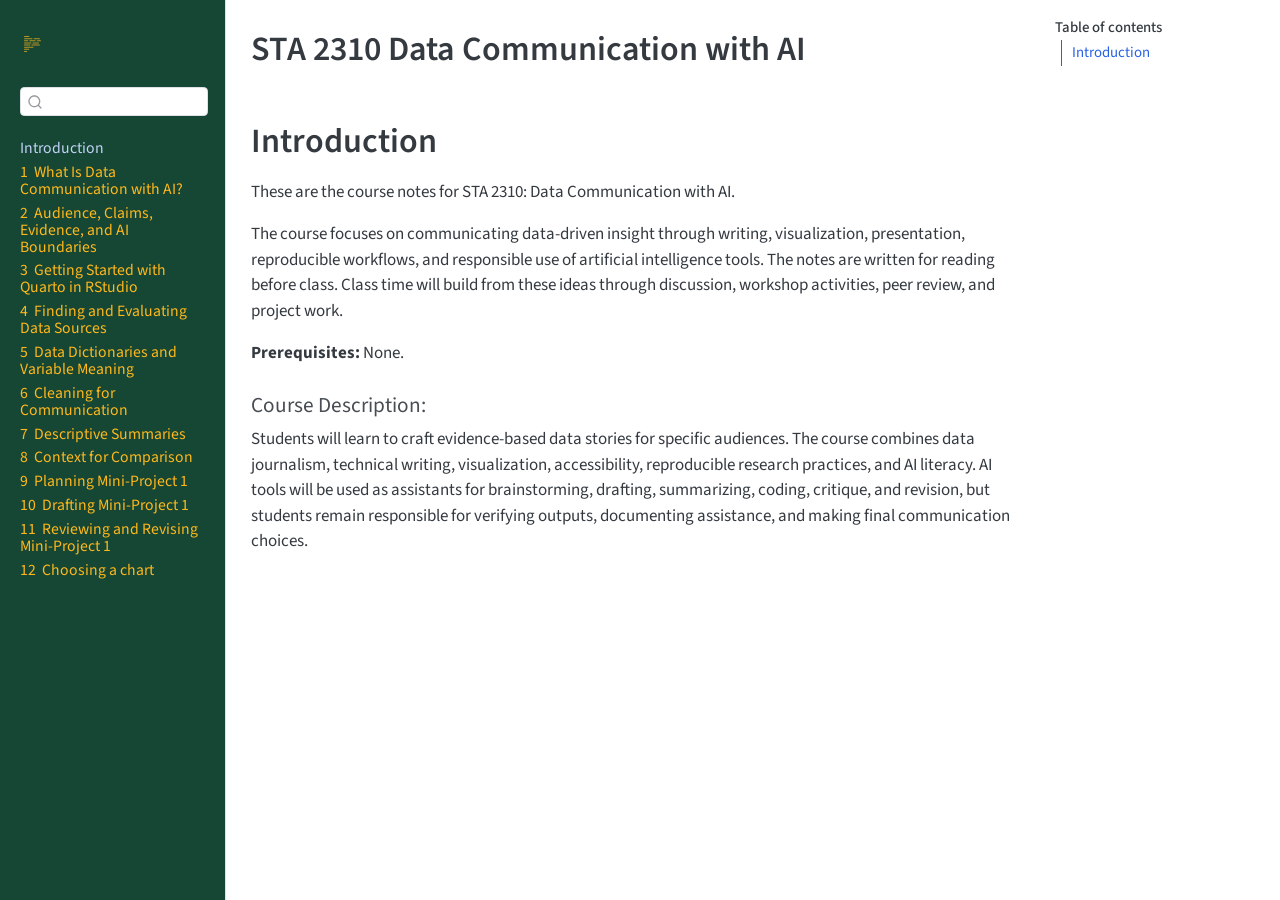
<file: docs/index.html>
<!DOCTYPE html>
<html xmlns="http://www.w3.org/1999/xhtml" lang="en" xml:lang="en"><head>

<meta charset="utf-8">
<meta name="generator" content="quarto-1.9.38">

<meta name="viewport" content="width=device-width, initial-scale=1.0, user-scalable=yes">


<title>STA 2310 Data Communication with AI</title>
<style>
/* Default styles provided by pandoc.
** See https://pandoc.org/MANUAL.html#variables-for-html for config info.
*/
code{white-space: pre-wrap;}
span.smallcaps{font-variant: small-caps;}
div.columns{display: flex; gap: min(4vw, 1.5em);}
div.column{flex: auto; overflow-x: auto;}
div.hanging-indent{margin-left: 1.5em; text-indent: -1.5em;}
ul.task-list{list-style: none;}
ul.task-list li input[type="checkbox"] {
  width: 0.8em;
  margin: 0 0.8em 0.2em -1em; /* quarto-specific, see https://github.com/quarto-dev/quarto-cli/issues/4556 */ 
  vertical-align: middle;
}
</style>


<script src="site_libs/quarto-nav/quarto-nav.js"></script>
<script src="site_libs/quarto-nav/headroom.min.js"></script>
<script src="site_libs/clipboard/clipboard.min.js"></script>
<script src="site_libs/quarto-search/autocomplete.umd.js"></script>
<script src="site_libs/quarto-search/fuse.min.js"></script>
<script src="site_libs/quarto-search/quarto-search.js"></script>
<meta name="quarto:offset" content="./">
<script src="site_libs/quarto-html/quarto.js" type="module"></script>
<script src="site_libs/quarto-html/tabsets/tabsets.js" type="module"></script>
<script src="site_libs/quarto-html/popper.min.js"></script>
<script src="site_libs/quarto-html/tippy.umd.min.js"></script>
<script src="site_libs/quarto-html/anchor.min.js"></script>
<link href="site_libs/quarto-html/tippy.css" rel="stylesheet">
<link href="site_libs/quarto-html/quarto-syntax-highlighting-15634bcf2e68342d4ad2dfa704d543f6.css" rel="stylesheet" id="quarto-text-highlighting-styles">
<script src="site_libs/bootstrap/bootstrap.min.js"></script>
<link href="site_libs/bootstrap/bootstrap-icons.css" rel="stylesheet">
<link href="site_libs/bootstrap/bootstrap-ac731d99f942368ec2047317e7e82b91.min.css" rel="stylesheet" append-hash="true" id="quarto-bootstrap" data-mode="light">
<script id="quarto-search-options" type="application/json">{
  "location": "sidebar",
  "copy-button": false,
  "collapse-after": 3,
  "panel-placement": "start",
  "type": "textbox",
  "limit": 50,
  "keyboard-shortcut": [
    "f",
    "/",
    "s"
  ],
  "show-item-context": false,
  "language": {
    "search-no-results-text": "No results",
    "search-matching-documents-text": "matching documents",
    "search-copy-link-title": "Copy link to search",
    "search-hide-matches-text": "Hide additional matches",
    "search-more-match-text": "more match in this document",
    "search-more-matches-text": "more matches in this document",
    "search-clear-button-title": "Clear",
    "search-text-placeholder": "",
    "search-detached-cancel-button-title": "Cancel",
    "search-submit-button-title": "Submit",
    "search-label": "Search"
  }
}</script>
<style type="text/css">
.sidebar .chapter-number {
color: #FFB81c;
}
.center-panel.quarto-layout-panel {
justify-content: center;
column-gap: 1rem;
}
</style>
<style>
div.callout-example.callout {
  border-left-color: #008000;
}
div.callout-example.callout-style-default > .callout-header {
  background-color: rgba(0, 128, 0, 0.13);
}
div.callout-example .callout-toggle::before {  background-image: url('data:image/svg+xml,<svg xmlns="http://www.w3.org/2000/svg" width="16" height="16" fill="rgb(33, 37, 41)" class="bi bi-chevron-down" viewBox="0 0 16 16"><path fill-rule="evenodd" d="M1.646 4.646a.5.5 0 0 1 .708 0L8 10.293l5.646-5.647a.5.5 0 0 1 .708.708l-6 6a.5.5 0 0 1-.708 0l-6-6a.5.5 0 0 1 0-.708z"/></svg>');}
div.callout-example.callout-style-default .callout-icon::before, div.callout-example.callout-titled .callout-icon::before {
  content: '📈';
  background-image: none;
}
</style>


<link rel="stylesheet" href="styles.css">
</head>

<body class="nav-sidebar docked quarto-light">

<div id="quarto-search-results"></div>
  <header id="quarto-header" class="headroom fixed-top">
  <nav class="quarto-secondary-nav">
    <div class="container-fluid d-flex">
      <button type="button" class="quarto-btn-toggle btn" data-bs-toggle="collapse" role="button" data-bs-target=".quarto-sidebar-collapse-item" aria-controls="quarto-sidebar" aria-expanded="false" aria-label="Toggle sidebar navigation" onclick="if (window.quartoToggleHeadroom) { window.quartoToggleHeadroom(); }">
        <i class="bi bi-layout-text-sidebar-reverse"></i>
      </button>
        <nav class="quarto-page-breadcrumbs" aria-label="breadcrumb"><ol class="breadcrumb"><li class="breadcrumb-item"><a href="./index.html">Introduction</a></li></ol></nav>
        <a class="flex-grow-1" role="navigation" data-bs-toggle="collapse" data-bs-target=".quarto-sidebar-collapse-item" aria-controls="quarto-sidebar" aria-expanded="false" aria-label="Toggle sidebar navigation" onclick="if (window.quartoToggleHeadroom) { window.quartoToggleHeadroom(); }">      
        </a>
      <button type="button" class="btn quarto-search-button" aria-label="Search" onclick="window.quartoOpenSearch();">
        <i class="bi bi-search"></i>
      </button>
    </div>
  </nav>
</header>
<!-- content -->
<div id="quarto-content" class="quarto-container page-columns page-rows-contents page-layout-article">
<!-- sidebar -->
  <nav id="quarto-sidebar" class="sidebar collapse collapse-horizontal quarto-sidebar-collapse-item sidebar-navigation docked overflow-auto">
    <div class="pt-lg-2 mt-2 text-left sidebar-header">
    <div class="sidebar-title mb-0 py-0">
      <a href="./"></a> 
        <div class="sidebar-tools-main">
  <a href="" class="quarto-reader-toggle quarto-navigation-tool px-1" onclick="window.quartoToggleReader(); return false;" title="Toggle reader mode">
  <div class="quarto-reader-toggle-btn">
  <i class="bi"></i>
  </div>
</a>
</div>
    </div>
      </div>
        <div class="mt-2 flex-shrink-0 align-items-center">
        <div class="sidebar-search">
        <div id="quarto-search" class="" title="Search"></div>
        </div>
        </div>
    <div class="sidebar-menu-container"> 
    <ul class="list-unstyled mt-1">
        <li class="sidebar-item">
  <div class="sidebar-item-container"> 
  <a href="./index.html" class="sidebar-item-text sidebar-link active">
 <span class="menu-text">Introduction</span></a>
  </div>
</li>
        <li class="sidebar-item">
  <div class="sidebar-item-container"> 
  <a href="./01.html" class="sidebar-item-text sidebar-link">
 <span class="menu-text"><span class="chapter-number">1</span>&nbsp; <span class="chapter-title">What Is Data Communication with AI?</span></span></a>
  </div>
</li>
        <li class="sidebar-item">
  <div class="sidebar-item-container"> 
  <a href="./02.html" class="sidebar-item-text sidebar-link">
 <span class="menu-text"><span class="chapter-number">2</span>&nbsp; <span class="chapter-title">Audience, Claims, Evidence, and AI Boundaries</span></span></a>
  </div>
</li>
        <li class="sidebar-item">
  <div class="sidebar-item-container"> 
  <a href="./03.html" class="sidebar-item-text sidebar-link">
 <span class="menu-text"><span class="chapter-number">3</span>&nbsp; <span class="chapter-title">Getting Started with Quarto in RStudio</span></span></a>
  </div>
</li>
        <li class="sidebar-item">
  <div class="sidebar-item-container"> 
  <a href="./04.html" class="sidebar-item-text sidebar-link">
 <span class="menu-text"><span class="chapter-number">4</span>&nbsp; <span class="chapter-title">Finding and Evaluating Data Sources</span></span></a>
  </div>
</li>
        <li class="sidebar-item">
  <div class="sidebar-item-container"> 
  <a href="./05.html" class="sidebar-item-text sidebar-link">
 <span class="menu-text"><span class="chapter-number">5</span>&nbsp; <span class="chapter-title">Data Dictionaries and Variable Meaning</span></span></a>
  </div>
</li>
        <li class="sidebar-item">
  <div class="sidebar-item-container"> 
  <a href="./06.html" class="sidebar-item-text sidebar-link">
 <span class="menu-text"><span class="chapter-number">6</span>&nbsp; <span class="chapter-title">Cleaning for Communication</span></span></a>
  </div>
</li>
        <li class="sidebar-item">
  <div class="sidebar-item-container"> 
  <a href="./07.html" class="sidebar-item-text sidebar-link">
 <span class="menu-text"><span class="chapter-number">7</span>&nbsp; <span class="chapter-title">Descriptive Summaries</span></span></a>
  </div>
</li>
        <li class="sidebar-item">
  <div class="sidebar-item-container"> 
  <a href="./08.html" class="sidebar-item-text sidebar-link">
 <span class="menu-text"><span class="chapter-number">8</span>&nbsp; <span class="chapter-title">Context for Comparison</span></span></a>
  </div>
</li>
        <li class="sidebar-item">
  <div class="sidebar-item-container"> 
  <a href="./09.html" class="sidebar-item-text sidebar-link">
 <span class="menu-text"><span class="chapter-number">9</span>&nbsp; <span class="chapter-title">Planning Mini-Project 1</span></span></a>
  </div>
</li>
        <li class="sidebar-item">
  <div class="sidebar-item-container"> 
  <a href="./10.html" class="sidebar-item-text sidebar-link">
 <span class="menu-text"><span class="chapter-number">10</span>&nbsp; <span class="chapter-title">Drafting Mini-Project 1</span></span></a>
  </div>
</li>
        <li class="sidebar-item">
  <div class="sidebar-item-container"> 
  <a href="./11.html" class="sidebar-item-text sidebar-link">
 <span class="menu-text"><span class="chapter-number">11</span>&nbsp; <span class="chapter-title">Reviewing and Revising Mini-Project 1</span></span></a>
  </div>
</li>
        <li class="sidebar-item">
  <div class="sidebar-item-container"> 
  <a href="./12.html" class="sidebar-item-text sidebar-link">
 <span class="menu-text"><span class="chapter-number">12</span>&nbsp; <span class="chapter-title">Choosing a chart</span></span></a>
  </div>
</li>
    </ul>
    </div>
</nav>
<div id="quarto-sidebar-glass" class="quarto-sidebar-collapse-item" data-bs-toggle="collapse" data-bs-target=".quarto-sidebar-collapse-item"></div>
<!-- margin-sidebar -->
    <div id="quarto-margin-sidebar" class="sidebar margin-sidebar">
        <nav id="TOC" role="doc-toc" class="toc-active">
    <h2 id="toc-title">Table of contents</h2>
   
  <ul>
  <li><a href="#introduction" id="toc-introduction" class="nav-link active" data-scroll-target="#introduction">Introduction</a></li>
  </ul>
</nav>
    </div>
<!-- main -->
<main class="content" id="quarto-document-content">

<header id="title-block-header" class="quarto-title-block default">
<div class="quarto-title">
<h1 class="title"><p>STA 2310 Data Communication with AI</p></h1>
</div>



<div class="quarto-title-meta">

    
  
    
  </div>
  


</header>


<section id="introduction" class="level1 unnumbered">
<h1 class="unnumbered">Introduction</h1>
<p>These are the course notes for STA 2310: Data Communication with AI.</p>
<p>The course focuses on communicating data-driven insight through writing, visualization, presentation, reproducible workflows, and responsible use of artificial intelligence tools. The notes are written for reading before class. Class time will build from these ideas through discussion, workshop activities, peer review, and project work.</p>
<p><strong>Prerequisites:</strong> None.</p>
<section id="course-description" class="level4">
<h4 class="anchored" data-anchor-id="course-description">Course Description:</h4>
<p>Students will learn to craft evidence-based data stories for specific audiences. The course combines data journalism, technical writing, visualization, accessibility, reproducible research practices, and AI literacy. AI tools will be used as assistants for brainstorming, drafting, summarizing, coding, critique, and revision, but students remain responsible for verifying outputs, documenting assistance, and making final communication choices.</p>


</section>
</section>

</main> <!-- /main -->
<script id="quarto-html-after-body" type="application/javascript">
  window.document.addEventListener("DOMContentLoaded", function (event) {
    const icon = "";
    const anchorJS = new window.AnchorJS();
    anchorJS.options = {
      placement: 'right',
      icon: icon
    };
    anchorJS.add('.anchored');
    const isCodeAnnotation = (el) => {
      for (const clz of el.classList) {
        if (clz.startsWith('code-annotation-')) {                     
          return true;
        }
      }
      return false;
    }
    const onCopySuccess = function(e) {
      // button target
      const button = e.trigger;
      // don't keep focus
      button.blur();
      // flash "checked"
      button.classList.add('code-copy-button-checked');
      var currentTitle = button.getAttribute("title");
      button.setAttribute("title", "Copied!");
      let tooltip;
      if (window.bootstrap) {
        button.setAttribute("data-bs-toggle", "tooltip");
        button.setAttribute("data-bs-placement", "left");
        button.setAttribute("data-bs-title", "Copied!");
        tooltip = new bootstrap.Tooltip(button, 
          { trigger: "manual", 
            customClass: "code-copy-button-tooltip",
            offset: [0, -8]});
        tooltip.show();    
      }
      setTimeout(function() {
        if (tooltip) {
          tooltip.hide();
          button.removeAttribute("data-bs-title");
          button.removeAttribute("data-bs-toggle");
          button.removeAttribute("data-bs-placement");
        }
        button.setAttribute("title", currentTitle);
        button.classList.remove('code-copy-button-checked');
      }, 1000);
      // clear code selection
      e.clearSelection();
    }
    const getTextToCopy = function(trigger) {
      const outerScaffold = trigger.parentElement.cloneNode(true);
      const codeEl = outerScaffold.querySelector('code');
      for (const childEl of codeEl.children) {
        if (isCodeAnnotation(childEl)) {
          childEl.remove();
        }
      }
      return codeEl.innerText;
    }
    const clipboard = new window.ClipboardJS('.code-copy-button:not([data-in-quarto-modal])', {
      text: getTextToCopy
    });
    clipboard.on('success', onCopySuccess);
    if (window.document.getElementById('quarto-embedded-source-code-modal')) {
      const clipboardModal = new window.ClipboardJS('.code-copy-button[data-in-quarto-modal]', {
        text: getTextToCopy,
        container: window.document.getElementById('quarto-embedded-source-code-modal')
      });
      clipboardModal.on('success', onCopySuccess);
    }
      var localhostRegex = new RegExp(/^(?:http|https):\/\/localhost\:?[0-9]*\//);
      var mailtoRegex = new RegExp(/^mailto:/);
        var filterRegex = new RegExp('/' + window.location.host + '/');
      var isInternal = (href) => {
          return filterRegex.test(href) || localhostRegex.test(href) || mailtoRegex.test(href);
      }
      // Inspect non-navigation links and adorn them if external
     var links = window.document.querySelectorAll('a[href]:not(.nav-link):not(.navbar-brand):not(.toc-action):not(.sidebar-link):not(.sidebar-item-toggle):not(.pagination-link):not(.no-external):not([aria-hidden]):not(.dropdown-item):not(.quarto-navigation-tool):not(.about-link)');
      for (var i=0; i<links.length; i++) {
        const link = links[i];
        if (!isInternal(link.href)) {
          // undo the damage that might have been done by quarto-nav.js in the case of
          // links that we want to consider external
          if (link.dataset.originalHref !== undefined) {
            link.href = link.dataset.originalHref;
          }
        }
      }
    function tippyHover(el, contentFn, onTriggerFn, onUntriggerFn) {
      const config = {
        allowHTML: true,
        maxWidth: 500,
        delay: 100,
        arrow: false,
        appendTo: function(el) {
            return el.parentElement;
        },
        interactive: true,
        interactiveBorder: 10,
        theme: 'quarto',
        placement: 'bottom-start',
      };
      if (contentFn) {
        config.content = contentFn;
      }
      if (onTriggerFn) {
        config.onTrigger = onTriggerFn;
      }
      if (onUntriggerFn) {
        config.onUntrigger = onUntriggerFn;
      }
      window.tippy(el, config); 
    }
    const noterefs = window.document.querySelectorAll('a[role="doc-noteref"]');
    for (var i=0; i<noterefs.length; i++) {
      const ref = noterefs[i];
      tippyHover(ref, function() {
        // use id or data attribute instead here
        let href = ref.getAttribute('data-footnote-href') || ref.getAttribute('href');
        try { href = new URL(href).hash; } catch {}
        const id = href.replace(/^#\/?/, "");
        const note = window.document.getElementById(id);
        if (note) {
          return note.innerHTML;
        } else {
          return "";
        }
      });
    }
    const xrefs = window.document.querySelectorAll('a.quarto-xref');
    const processXRef = (id, note) => {
      // Strip column container classes
      const stripColumnClz = (el) => {
        el.classList.remove("page-full", "page-columns");
        if (el.children) {
          for (const child of el.children) {
            stripColumnClz(child);
          }
        }
      }
      stripColumnClz(note)
      if (id === null || id.startsWith('sec-')) {
        // Special case sections, only their first couple elements
        const container = document.createElement("div");
        if (note.children && note.children.length > 2) {
          container.appendChild(note.children[0].cloneNode(true));
          for (let i = 1; i < note.children.length; i++) {
            const child = note.children[i];
            if (child.tagName === "P" && child.innerText === "") {
              continue;
            } else {
              container.appendChild(child.cloneNode(true));
              break;
            }
          }
          if (window.Quarto?.typesetMath) {
            window.Quarto.typesetMath(container);
          }
          return container.innerHTML
        } else {
          if (window.Quarto?.typesetMath) {
            window.Quarto.typesetMath(note);
          }
          return note.innerHTML;
        }
      } else {
        // Remove any anchor links if they are present
        const anchorLink = note.querySelector('a.anchorjs-link');
        if (anchorLink) {
          anchorLink.remove();
        }
        if (window.Quarto?.typesetMath) {
          window.Quarto.typesetMath(note);
        }
        if (note.classList.contains("callout")) {
          return note.outerHTML;
        } else {
          return note.innerHTML;
        }
      }
    }
    for (var i=0; i<xrefs.length; i++) {
      const xref = xrefs[i];
      tippyHover(xref, undefined, function(instance) {
        instance.disable();
        let url = xref.getAttribute('href');
        let hash = undefined; 
        if (url.startsWith('#')) {
          hash = url;
        } else {
          try { hash = new URL(url).hash; } catch {}
        }
        if (hash) {
          const id = hash.replace(/^#\/?/, "");
          const note = window.document.getElementById(id);
          if (note !== null) {
            try {
              const html = processXRef(id, note.cloneNode(true));
              instance.setContent(html);
            } finally {
              instance.enable();
              instance.show();
            }
          } else {
            // See if we can fetch this
            fetch(url.split('#')[0])
            .then(res => res.text())
            .then(html => {
              const parser = new DOMParser();
              const htmlDoc = parser.parseFromString(html, "text/html");
              const note = htmlDoc.getElementById(id);
              if (note !== null) {
                const html = processXRef(id, note);
                instance.setContent(html);
              } 
            }).finally(() => {
              instance.enable();
              instance.show();
            });
          }
        } else {
          // See if we can fetch a full url (with no hash to target)
          // This is a special case and we should probably do some content thinning / targeting
          fetch(url)
          .then(res => res.text())
          .then(html => {
            const parser = new DOMParser();
            const htmlDoc = parser.parseFromString(html, "text/html");
            const note = htmlDoc.querySelector('main.content');
            if (note !== null) {
              // This should only happen for chapter cross references
              // (since there is no id in the URL)
              // remove the first header
              if (note.children.length > 0 && note.children[0].tagName === "HEADER") {
                note.children[0].remove();
              }
              const html = processXRef(null, note);
              instance.setContent(html);
            } 
          }).finally(() => {
            instance.enable();
            instance.show();
          });
        }
      }, function(instance) {
      });
    }
        let selectedAnnoteEl;
        const selectorForAnnotation = ( cell, annotation) => {
          let cellAttr = 'data-code-cell="' + cell + '"';
          let lineAttr = 'data-code-annotation="' +  annotation + '"';
          const selector = 'span[' + cellAttr + '][' + lineAttr + ']';
          return selector;
        }
        const selectCodeLines = (annoteEl) => {
          const doc = window.document;
          const targetCell = annoteEl.getAttribute("data-target-cell");
          const targetAnnotation = annoteEl.getAttribute("data-target-annotation");
          const annoteSpan = window.document.querySelector(selectorForAnnotation(targetCell, targetAnnotation));
          const lines = annoteSpan.getAttribute("data-code-lines").split(",");
          const lineIds = lines.map((line) => {
            return targetCell + "-" + line;
          })
          let top = null;
          let height = null;
          let parent = null;
          if (lineIds.length > 0) {
              //compute the position of the single el (top and bottom and make a div)
              const el = window.document.getElementById(lineIds[0]);
              top = el.offsetTop;
              height = el.offsetHeight;
              parent = el.parentElement.parentElement;
            if (lineIds.length > 1) {
              const lastEl = window.document.getElementById(lineIds[lineIds.length - 1]);
              const bottom = lastEl.offsetTop + lastEl.offsetHeight;
              height = bottom - top;
            }
            if (top !== null && height !== null && parent !== null) {
              // cook up a div (if necessary) and position it 
              let div = window.document.getElementById("code-annotation-line-highlight");
              if (div === null) {
                div = window.document.createElement("div");
                div.setAttribute("id", "code-annotation-line-highlight");
                div.style.position = 'absolute';
                parent.appendChild(div);
              }
              div.style.top = top - 2 + "px";
              div.style.height = height + 4 + "px";
              div.style.left = 0;
              let gutterDiv = window.document.getElementById("code-annotation-line-highlight-gutter");
              if (gutterDiv === null) {
                gutterDiv = window.document.createElement("div");
                gutterDiv.setAttribute("id", "code-annotation-line-highlight-gutter");
                gutterDiv.style.position = 'absolute';
                const codeCell = window.document.getElementById(targetCell);
                const gutter = codeCell.querySelector('.code-annotation-gutter');
                gutter.appendChild(gutterDiv);
              }
              gutterDiv.style.top = top - 2 + "px";
              gutterDiv.style.height = height + 4 + "px";
            }
            selectedAnnoteEl = annoteEl;
          }
        };
        const unselectCodeLines = () => {
          const elementsIds = ["code-annotation-line-highlight", "code-annotation-line-highlight-gutter"];
          elementsIds.forEach((elId) => {
            const div = window.document.getElementById(elId);
            if (div) {
              div.remove();
            }
          });
          selectedAnnoteEl = undefined;
        };
          // Handle positioning of the toggle
      window.addEventListener(
        "resize",
        throttle(() => {
          elRect = undefined;
          if (selectedAnnoteEl) {
            selectCodeLines(selectedAnnoteEl);
          }
        }, 10)
      );
      function throttle(fn, ms) {
      let throttle = false;
      let timer;
        return (...args) => {
          if(!throttle) { // first call gets through
              fn.apply(this, args);
              throttle = true;
          } else { // all the others get throttled
              if(timer) clearTimeout(timer); // cancel #2
              timer = setTimeout(() => {
                fn.apply(this, args);
                timer = throttle = false;
              }, ms);
          }
        };
      }
        // Attach click handler to the DT
        const annoteDls = window.document.querySelectorAll('dt[data-target-cell]');
        for (const annoteDlNode of annoteDls) {
          annoteDlNode.addEventListener('click', (event) => {
            const clickedEl = event.target;
            if (clickedEl !== selectedAnnoteEl) {
              unselectCodeLines();
              const activeEl = window.document.querySelector('dt[data-target-cell].code-annotation-active');
              if (activeEl) {
                activeEl.classList.remove('code-annotation-active');
              }
              selectCodeLines(clickedEl);
              clickedEl.classList.add('code-annotation-active');
            } else {
              // Unselect the line
              unselectCodeLines();
              clickedEl.classList.remove('code-annotation-active');
            }
          });
        }
    const findCites = (el) => {
      const parentEl = el.parentElement;
      if (parentEl) {
        const cites = parentEl.dataset.cites;
        if (cites) {
          return {
            el,
            cites: cites.split(' ')
          };
        } else {
          return findCites(el.parentElement)
        }
      } else {
        return undefined;
      }
    };
    var bibliorefs = window.document.querySelectorAll('a[role="doc-biblioref"]');
    for (var i=0; i<bibliorefs.length; i++) {
      const ref = bibliorefs[i];
      const citeInfo = findCites(ref);
      if (citeInfo) {
        tippyHover(citeInfo.el, function() {
          var popup = window.document.createElement('div');
          citeInfo.cites.forEach(function(cite) {
            var citeDiv = window.document.createElement('div');
            citeDiv.classList.add('hanging-indent');
            citeDiv.classList.add('csl-entry');
            var biblioDiv = window.document.getElementById('ref-' + cite);
            if (biblioDiv) {
              citeDiv.innerHTML = biblioDiv.innerHTML;
            }
            popup.appendChild(citeDiv);
          });
          return popup.innerHTML;
        });
      }
    }
  });
  </script>
</div> <!-- /content -->




</body></html>
</file>
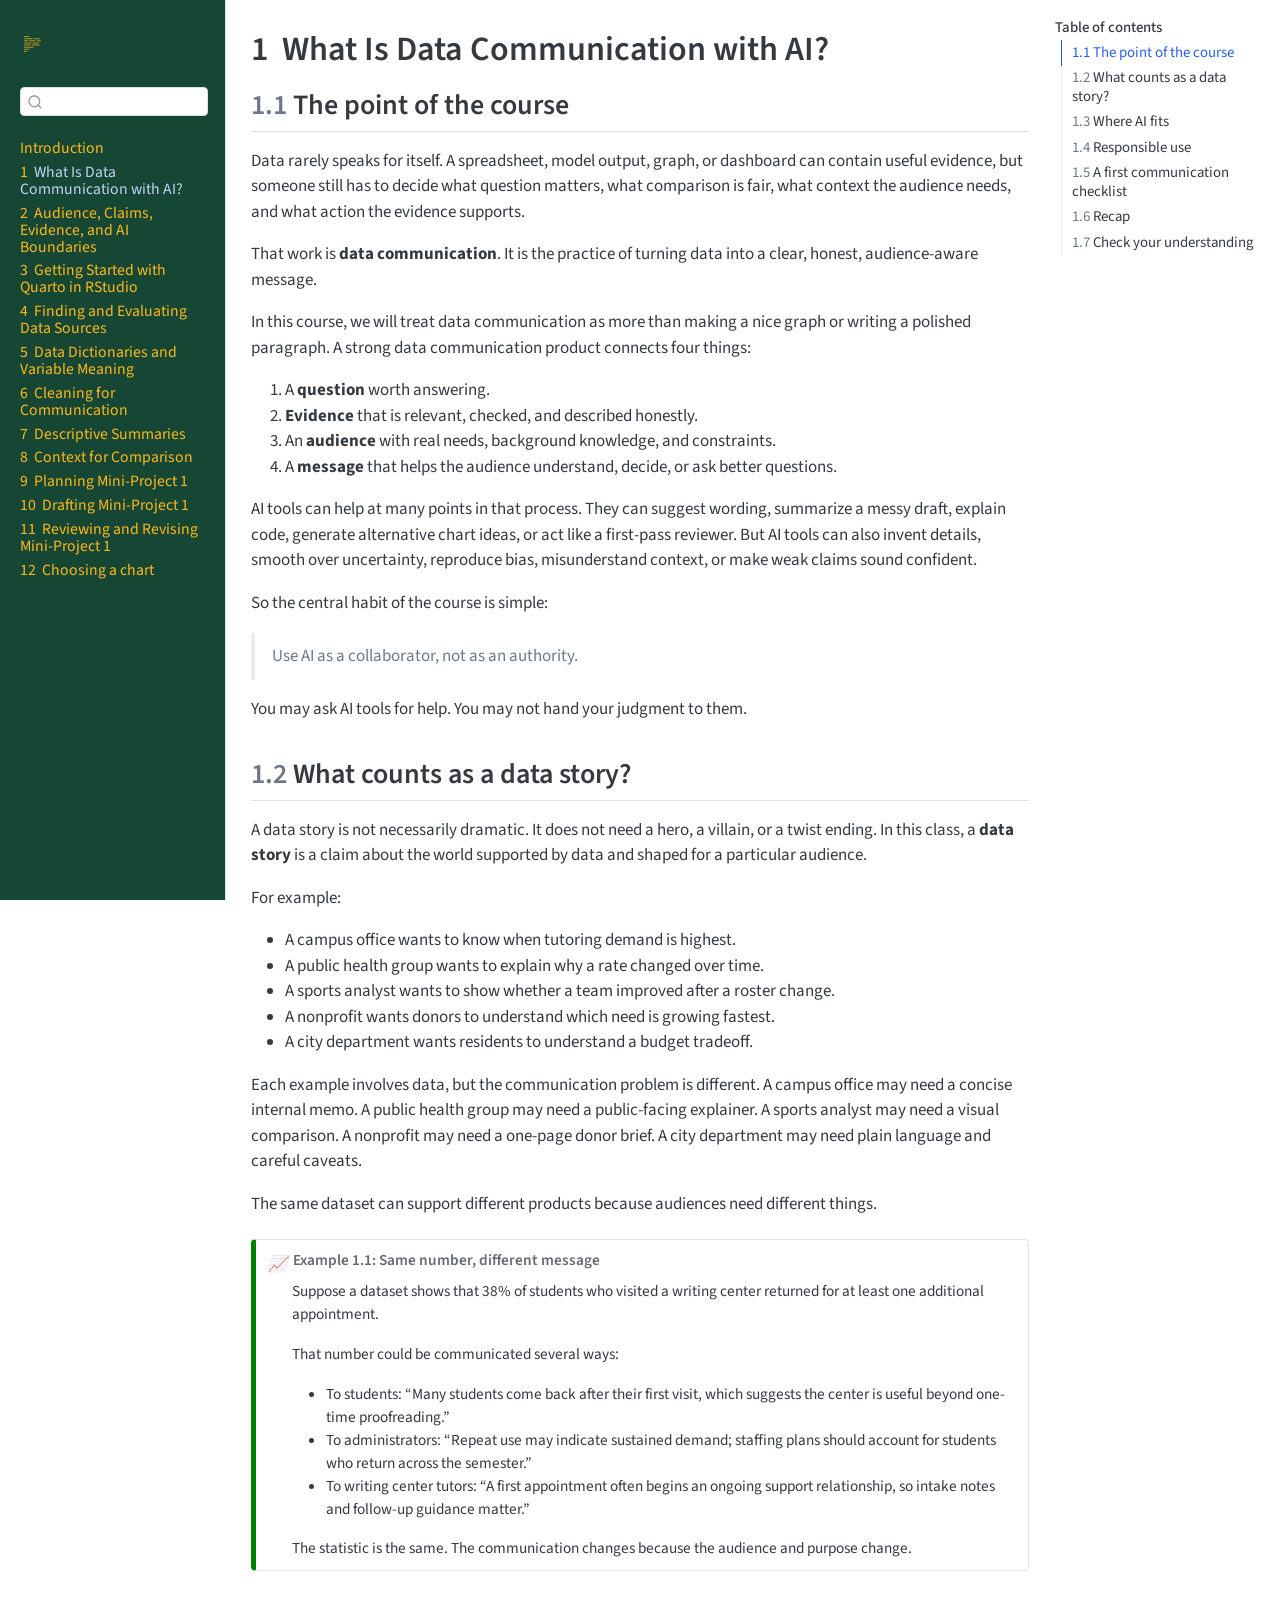
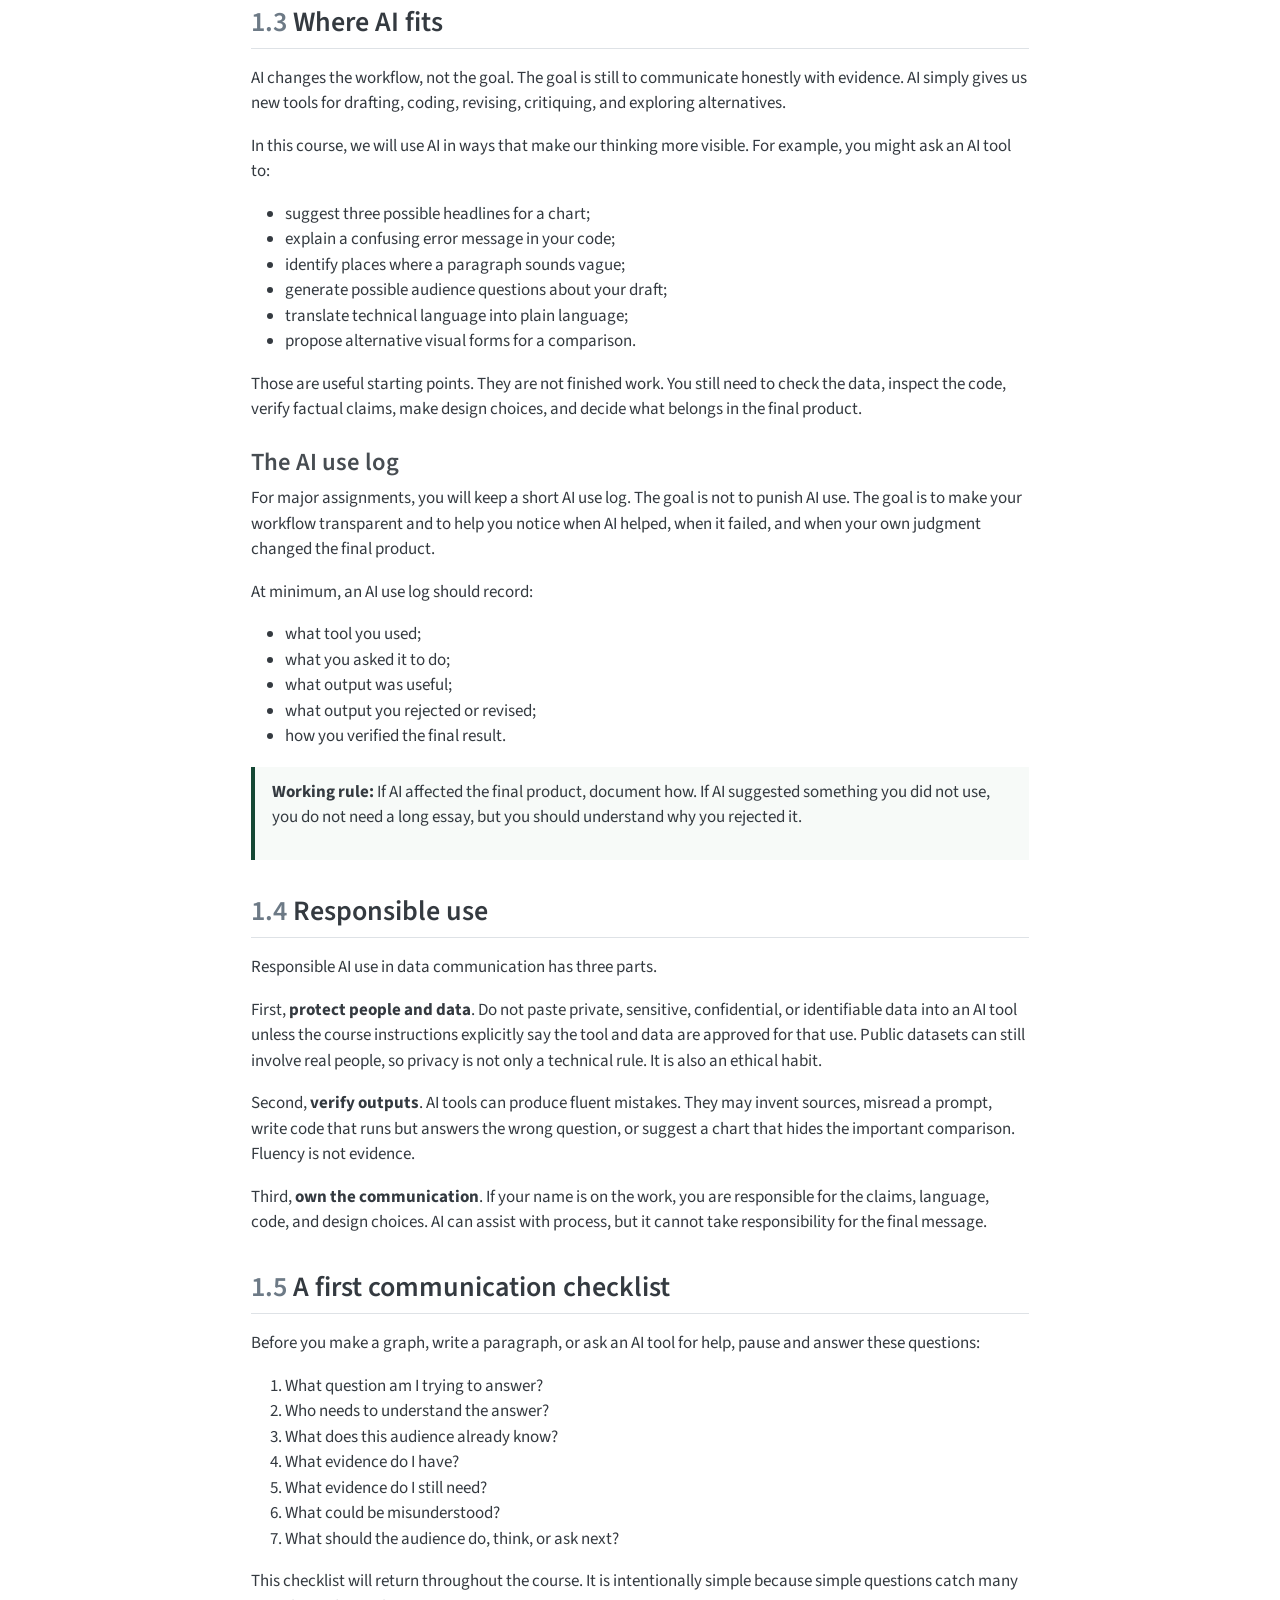
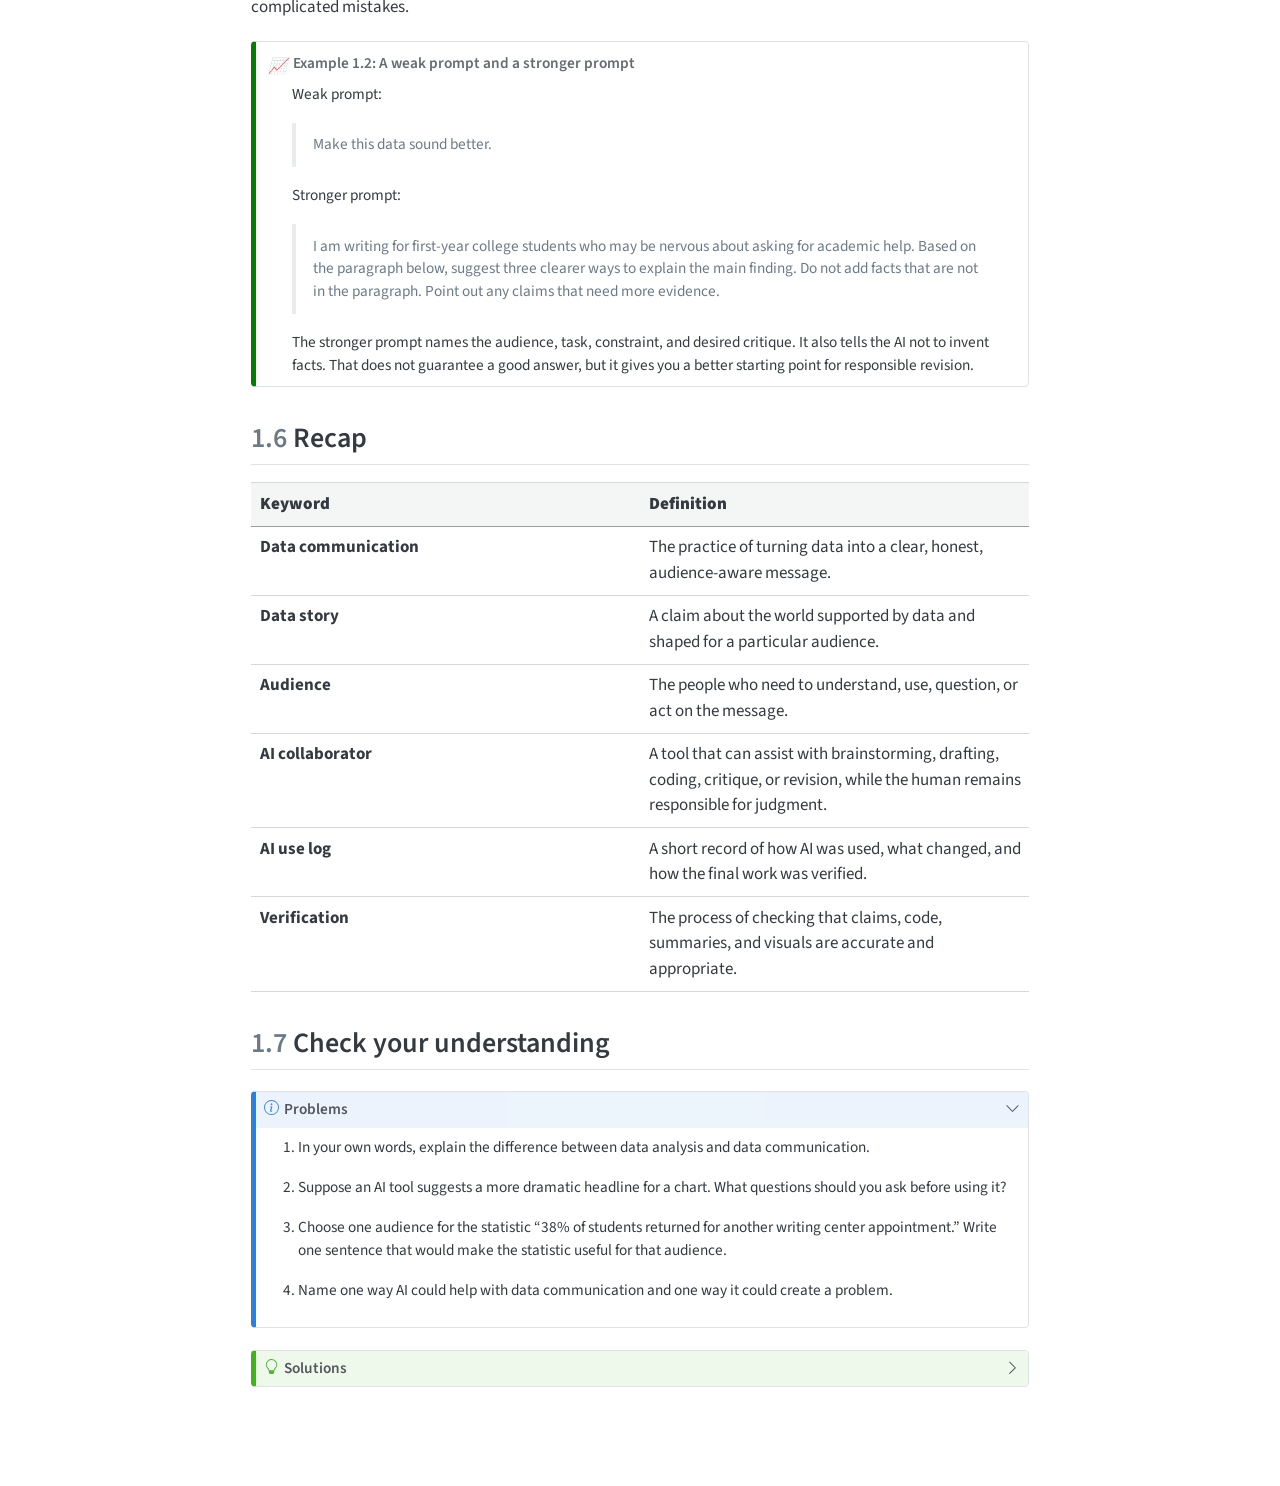
<file: docs/01.html>
<!DOCTYPE html>
<html xmlns="http://www.w3.org/1999/xhtml" lang="en" xml:lang="en"><head>

<meta charset="utf-8">
<meta name="generator" content="quarto-1.9.38">

<meta name="viewport" content="width=device-width, initial-scale=1.0, user-scalable=yes">


<title>1&nbsp; What Is Data Communication with AI? – STA 2310 Data Communication with AI</title>
<style>
/* Default styles provided by pandoc.
** See https://pandoc.org/MANUAL.html#variables-for-html for config info.
*/
code{white-space: pre-wrap;}
span.smallcaps{font-variant: small-caps;}
div.columns{display: flex; gap: min(4vw, 1.5em);}
div.column{flex: auto; overflow-x: auto;}
div.hanging-indent{margin-left: 1.5em; text-indent: -1.5em;}
ul.task-list{list-style: none;}
ul.task-list li input[type="checkbox"] {
  width: 0.8em;
  margin: 0 0.8em 0.2em -1em; /* quarto-specific, see https://github.com/quarto-dev/quarto-cli/issues/4556 */ 
  vertical-align: middle;
}
</style>


<script src="site_libs/quarto-nav/quarto-nav.js"></script>
<script src="site_libs/quarto-nav/headroom.min.js"></script>
<script src="site_libs/clipboard/clipboard.min.js"></script>
<script src="site_libs/quarto-search/autocomplete.umd.js"></script>
<script src="site_libs/quarto-search/fuse.min.js"></script>
<script src="site_libs/quarto-search/quarto-search.js"></script>
<meta name="quarto:offset" content="./">
<script src="site_libs/quarto-html/quarto.js" type="module"></script>
<script src="site_libs/quarto-html/tabsets/tabsets.js" type="module"></script>
<script src="site_libs/quarto-html/popper.min.js"></script>
<script src="site_libs/quarto-html/tippy.umd.min.js"></script>
<script src="site_libs/quarto-html/anchor.min.js"></script>
<link href="site_libs/quarto-html/tippy.css" rel="stylesheet">
<link href="site_libs/quarto-html/quarto-syntax-highlighting-15634bcf2e68342d4ad2dfa704d543f6.css" rel="stylesheet" id="quarto-text-highlighting-styles">
<script src="site_libs/bootstrap/bootstrap.min.js"></script>
<link href="site_libs/bootstrap/bootstrap-icons.css" rel="stylesheet">
<link href="site_libs/bootstrap/bootstrap-ac731d99f942368ec2047317e7e82b91.min.css" rel="stylesheet" append-hash="true" id="quarto-bootstrap" data-mode="light">
<script id="quarto-search-options" type="application/json">{
  "location": "sidebar",
  "copy-button": false,
  "collapse-after": 3,
  "panel-placement": "start",
  "type": "textbox",
  "limit": 50,
  "keyboard-shortcut": [
    "f",
    "/",
    "s"
  ],
  "show-item-context": false,
  "language": {
    "search-no-results-text": "No results",
    "search-matching-documents-text": "matching documents",
    "search-copy-link-title": "Copy link to search",
    "search-hide-matches-text": "Hide additional matches",
    "search-more-match-text": "more match in this document",
    "search-more-matches-text": "more matches in this document",
    "search-clear-button-title": "Clear",
    "search-text-placeholder": "",
    "search-detached-cancel-button-title": "Cancel",
    "search-submit-button-title": "Submit",
    "search-label": "Search"
  }
}</script>
<style type="text/css">
.sidebar .chapter-number {
color: #FFB81c;
}
.center-panel.quarto-layout-panel {
justify-content: center;
column-gap: 1rem;
}
</style>
<style>
div.callout-example.callout {
  border-left-color: #008000;
}
div.callout-example.callout-style-default > .callout-header {
  background-color: rgba(0, 128, 0, 0.13);
}
div.callout-example .callout-toggle::before {  background-image: url('data:image/svg+xml,<svg xmlns="http://www.w3.org/2000/svg" width="16" height="16" fill="rgb(33, 37, 41)" class="bi bi-chevron-down" viewBox="0 0 16 16"><path fill-rule="evenodd" d="M1.646 4.646a.5.5 0 0 1 .708 0L8 10.293l5.646-5.647a.5.5 0 0 1 .708.708l-6 6a.5.5 0 0 1-.708 0l-6-6a.5.5 0 0 1 0-.708z"/></svg>');}
div.callout-example.callout-style-default .callout-icon::before, div.callout-example.callout-titled .callout-icon::before {
  content: '📈';
  background-image: none;
}
</style>


<link rel="stylesheet" href="styles.css">
</head>

<body class="nav-sidebar docked quarto-light">

<div id="quarto-search-results"></div>
  <header id="quarto-header" class="headroom fixed-top">
  <nav class="quarto-secondary-nav">
    <div class="container-fluid d-flex">
      <button type="button" class="quarto-btn-toggle btn" data-bs-toggle="collapse" role="button" data-bs-target=".quarto-sidebar-collapse-item" aria-controls="quarto-sidebar" aria-expanded="false" aria-label="Toggle sidebar navigation" onclick="if (window.quartoToggleHeadroom) { window.quartoToggleHeadroom(); }">
        <i class="bi bi-layout-text-sidebar-reverse"></i>
      </button>
        <nav class="quarto-page-breadcrumbs" aria-label="breadcrumb"><ol class="breadcrumb"><li class="breadcrumb-item"><a href="./01.html"><span class="chapter-number">1</span>&nbsp; <span class="chapter-title">What Is Data Communication with AI?</span></a></li></ol></nav>
        <a class="flex-grow-1" role="navigation" data-bs-toggle="collapse" data-bs-target=".quarto-sidebar-collapse-item" aria-controls="quarto-sidebar" aria-expanded="false" aria-label="Toggle sidebar navigation" onclick="if (window.quartoToggleHeadroom) { window.quartoToggleHeadroom(); }">      
        </a>
      <button type="button" class="btn quarto-search-button" aria-label="Search" onclick="window.quartoOpenSearch();">
        <i class="bi bi-search"></i>
      </button>
    </div>
  </nav>
</header>
<!-- content -->
<div id="quarto-content" class="quarto-container page-columns page-rows-contents page-layout-article">
<!-- sidebar -->
  <nav id="quarto-sidebar" class="sidebar collapse collapse-horizontal quarto-sidebar-collapse-item sidebar-navigation docked overflow-auto">
    <div class="pt-lg-2 mt-2 text-left sidebar-header">
    <div class="sidebar-title mb-0 py-0">
      <a href="./"></a> 
        <div class="sidebar-tools-main">
  <a href="" class="quarto-reader-toggle quarto-navigation-tool px-1" onclick="window.quartoToggleReader(); return false;" title="Toggle reader mode">
  <div class="quarto-reader-toggle-btn">
  <i class="bi"></i>
  </div>
</a>
</div>
    </div>
      </div>
        <div class="mt-2 flex-shrink-0 align-items-center">
        <div class="sidebar-search">
        <div id="quarto-search" class="" title="Search"></div>
        </div>
        </div>
    <div class="sidebar-menu-container"> 
    <ul class="list-unstyled mt-1">
        <li class="sidebar-item">
  <div class="sidebar-item-container"> 
  <a href="./index.html" class="sidebar-item-text sidebar-link">
 <span class="menu-text">Introduction</span></a>
  </div>
</li>
        <li class="sidebar-item">
  <div class="sidebar-item-container"> 
  <a href="./01.html" class="sidebar-item-text sidebar-link active">
 <span class="menu-text"><span class="chapter-number">1</span>&nbsp; <span class="chapter-title">What Is Data Communication with AI?</span></span></a>
  </div>
</li>
        <li class="sidebar-item">
  <div class="sidebar-item-container"> 
  <a href="./02.html" class="sidebar-item-text sidebar-link">
 <span class="menu-text"><span class="chapter-number">2</span>&nbsp; <span class="chapter-title">Audience, Claims, Evidence, and AI Boundaries</span></span></a>
  </div>
</li>
        <li class="sidebar-item">
  <div class="sidebar-item-container"> 
  <a href="./03.html" class="sidebar-item-text sidebar-link">
 <span class="menu-text"><span class="chapter-number">3</span>&nbsp; <span class="chapter-title">Getting Started with Quarto in RStudio</span></span></a>
  </div>
</li>
        <li class="sidebar-item">
  <div class="sidebar-item-container"> 
  <a href="./04.html" class="sidebar-item-text sidebar-link">
 <span class="menu-text"><span class="chapter-number">4</span>&nbsp; <span class="chapter-title">Finding and Evaluating Data Sources</span></span></a>
  </div>
</li>
        <li class="sidebar-item">
  <div class="sidebar-item-container"> 
  <a href="./05.html" class="sidebar-item-text sidebar-link">
 <span class="menu-text"><span class="chapter-number">5</span>&nbsp; <span class="chapter-title">Data Dictionaries and Variable Meaning</span></span></a>
  </div>
</li>
        <li class="sidebar-item">
  <div class="sidebar-item-container"> 
  <a href="./06.html" class="sidebar-item-text sidebar-link">
 <span class="menu-text"><span class="chapter-number">6</span>&nbsp; <span class="chapter-title">Cleaning for Communication</span></span></a>
  </div>
</li>
        <li class="sidebar-item">
  <div class="sidebar-item-container"> 
  <a href="./07.html" class="sidebar-item-text sidebar-link">
 <span class="menu-text"><span class="chapter-number">7</span>&nbsp; <span class="chapter-title">Descriptive Summaries</span></span></a>
  </div>
</li>
        <li class="sidebar-item">
  <div class="sidebar-item-container"> 
  <a href="./08.html" class="sidebar-item-text sidebar-link">
 <span class="menu-text"><span class="chapter-number">8</span>&nbsp; <span class="chapter-title">Context for Comparison</span></span></a>
  </div>
</li>
        <li class="sidebar-item">
  <div class="sidebar-item-container"> 
  <a href="./09.html" class="sidebar-item-text sidebar-link">
 <span class="menu-text"><span class="chapter-number">9</span>&nbsp; <span class="chapter-title">Planning Mini-Project 1</span></span></a>
  </div>
</li>
        <li class="sidebar-item">
  <div class="sidebar-item-container"> 
  <a href="./10.html" class="sidebar-item-text sidebar-link">
 <span class="menu-text"><span class="chapter-number">10</span>&nbsp; <span class="chapter-title">Drafting Mini-Project 1</span></span></a>
  </div>
</li>
        <li class="sidebar-item">
  <div class="sidebar-item-container"> 
  <a href="./11.html" class="sidebar-item-text sidebar-link">
 <span class="menu-text"><span class="chapter-number">11</span>&nbsp; <span class="chapter-title">Reviewing and Revising Mini-Project 1</span></span></a>
  </div>
</li>
        <li class="sidebar-item">
  <div class="sidebar-item-container"> 
  <a href="./12.html" class="sidebar-item-text sidebar-link">
 <span class="menu-text"><span class="chapter-number">12</span>&nbsp; <span class="chapter-title">Choosing a chart</span></span></a>
  </div>
</li>
    </ul>
    </div>
</nav>
<div id="quarto-sidebar-glass" class="quarto-sidebar-collapse-item" data-bs-toggle="collapse" data-bs-target=".quarto-sidebar-collapse-item"></div>
<!-- margin-sidebar -->
    <div id="quarto-margin-sidebar" class="sidebar margin-sidebar">
        <nav id="TOC" role="doc-toc" class="toc-active">
    <h2 id="toc-title">Table of contents</h2>
   
  <ul>
  <li><a href="#the-point-of-the-course" id="toc-the-point-of-the-course" class="nav-link active" data-scroll-target="#the-point-of-the-course"><span class="header-section-number">1.1</span> The point of the course</a></li>
  <li><a href="#what-counts-as-a-data-story" id="toc-what-counts-as-a-data-story" class="nav-link" data-scroll-target="#what-counts-as-a-data-story"><span class="header-section-number">1.2</span> What counts as a data story?</a></li>
  <li><a href="#where-ai-fits" id="toc-where-ai-fits" class="nav-link" data-scroll-target="#where-ai-fits"><span class="header-section-number">1.3</span> Where AI fits</a>
  <ul class="collapse">
  <li><a href="#the-ai-use-log" id="toc-the-ai-use-log" class="nav-link" data-scroll-target="#the-ai-use-log">The AI use log</a></li>
  </ul></li>
  <li><a href="#responsible-use" id="toc-responsible-use" class="nav-link" data-scroll-target="#responsible-use"><span class="header-section-number">1.4</span> Responsible use</a></li>
  <li><a href="#a-first-communication-checklist" id="toc-a-first-communication-checklist" class="nav-link" data-scroll-target="#a-first-communication-checklist"><span class="header-section-number">1.5</span> A first communication checklist</a></li>
  <li><a href="#recap" id="toc-recap" class="nav-link" data-scroll-target="#recap"><span class="header-section-number">1.6</span> Recap</a></li>
  <li><a href="#check-your-understanding" id="toc-check-your-understanding" class="nav-link" data-scroll-target="#check-your-understanding"><span class="header-section-number">1.7</span> Check your understanding</a></li>
  </ul>
</nav>
    </div>
<!-- main -->
<main class="content" id="quarto-document-content">

<header id="title-block-header" class="quarto-title-block default">
<div class="quarto-title">
<h1 class="title"><span class="chapter-number">1</span>&nbsp; <span class="chapter-title">What Is Data Communication with AI?</span></h1>
</div>



<div class="quarto-title-meta">

    
  
    
  </div>
  


</header>


<section id="the-point-of-the-course" class="level2" data-number="1.1">
<h2 data-number="1.1" class="anchored" data-anchor-id="the-point-of-the-course"><span class="header-section-number">1.1</span> The point of the course</h2>
<p>Data rarely speaks for itself. A spreadsheet, model output, graph, or dashboard can contain useful evidence, but someone still has to decide what question matters, what comparison is fair, what context the audience needs, and what action the evidence supports.</p>
<p>That work is <strong>data communication</strong>. It is the practice of turning data into a clear, honest, audience-aware message.</p>
<p>In this course, we will treat data communication as more than making a nice graph or writing a polished paragraph. A strong data communication product connects four things:</p>
<ol type="1">
<li>A <strong>question</strong> worth answering.</li>
<li><strong>Evidence</strong> that is relevant, checked, and described honestly.</li>
<li>An <strong>audience</strong> with real needs, background knowledge, and constraints.</li>
<li>A <strong>message</strong> that helps the audience understand, decide, or ask better questions.</li>
</ol>
<p>AI tools can help at many points in that process. They can suggest wording, summarize a messy draft, explain code, generate alternative chart ideas, or act like a first-pass reviewer. But AI tools can also invent details, smooth over uncertainty, reproduce bias, misunderstand context, or make weak claims sound confident.</p>
<p>So the central habit of the course is simple:</p>
<blockquote class="blockquote">
<p>Use AI as a collaborator, not as an authority.</p>
</blockquote>
<p>You may ask AI tools for help. You may not hand your judgment to them.</p>
</section>
<section id="what-counts-as-a-data-story" class="level2" data-number="1.2">
<h2 data-number="1.2" class="anchored" data-anchor-id="what-counts-as-a-data-story"><span class="header-section-number">1.2</span> What counts as a data story?</h2>
<p>A data story is not necessarily dramatic. It does not need a hero, a villain, or a twist ending. In this class, a <strong>data story</strong> is a claim about the world supported by data and shaped for a particular audience.</p>
<p>For example:</p>
<ul>
<li>A campus office wants to know when tutoring demand is highest.</li>
<li>A public health group wants to explain why a rate changed over time.</li>
<li>A sports analyst wants to show whether a team improved after a roster change.</li>
<li>A nonprofit wants donors to understand which need is growing fastest.</li>
<li>A city department wants residents to understand a budget tradeoff.</li>
</ul>
<p>Each example involves data, but the communication problem is different. A campus office may need a concise internal memo. A public health group may need a public-facing explainer. A sports analyst may need a visual comparison. A nonprofit may need a one-page donor brief. A city department may need plain language and careful caveats.</p>
<p>The same dataset can support different products because audiences need different things.</p>
<div class="callout callout-style-simple callout-example callout-titled">
<div class="callout-header d-flex align-content-center">
<div class="callout-icon-container">
<i class="callout-icon"></i>
</div>
<div class="callout-title-container flex-fill">
<span class="screen-reader-only">Example</span>Example 1.1: Same number, different message
</div>
</div>
<div class="callout-body-container callout-body">
<p>Suppose a dataset shows that 38% of students who visited a writing center returned for at least one additional appointment.</p>
<p>That number could be communicated several ways:</p>
<ul>
<li>To students: “Many students come back after their first visit, which suggests the center is useful beyond one-time proofreading.”</li>
<li>To administrators: “Repeat use may indicate sustained demand; staffing plans should account for students who return across the semester.”</li>
<li>To writing center tutors: “A first appointment often begins an ongoing support relationship, so intake notes and follow-up guidance matter.”</li>
</ul>
<p>The statistic is the same. The communication changes because the audience and purpose change.</p>
</div>
</div>
</section>
<section id="where-ai-fits" class="level2" data-number="1.3">
<h2 data-number="1.3" class="anchored" data-anchor-id="where-ai-fits"><span class="header-section-number">1.3</span> Where AI fits</h2>
<p>AI changes the workflow, not the goal. The goal is still to communicate honestly with evidence. AI simply gives us new tools for drafting, coding, revising, critiquing, and exploring alternatives.</p>
<p>In this course, we will use AI in ways that make our thinking more visible. For example, you might ask an AI tool to:</p>
<ul>
<li>suggest three possible headlines for a chart;</li>
<li>explain a confusing error message in your code;</li>
<li>identify places where a paragraph sounds vague;</li>
<li>generate possible audience questions about your draft;</li>
<li>translate technical language into plain language;</li>
<li>propose alternative visual forms for a comparison.</li>
</ul>
<p>Those are useful starting points. They are not finished work. You still need to check the data, inspect the code, verify factual claims, make design choices, and decide what belongs in the final product.</p>
<section id="the-ai-use-log" class="level3">
<h3 class="anchored" data-anchor-id="the-ai-use-log">The AI use log</h3>
<p>For major assignments, you will keep a short AI use log. The goal is not to punish AI use. The goal is to make your workflow transparent and to help you notice when AI helped, when it failed, and when your own judgment changed the final product.</p>
<p>At minimum, an AI use log should record:</p>
<ul>
<li>what tool you used;</li>
<li>what you asked it to do;</li>
<li>what output was useful;</li>
<li>what output you rejected or revised;</li>
<li>how you verified the final result.</li>
</ul>
<div class="ai-use-log">
<p><strong>Working rule:</strong> If AI affected the final product, document how. If AI suggested something you did not use, you do not need a long essay, but you should understand why you rejected it.</p>
</div>
</section>
</section>
<section id="responsible-use" class="level2" data-number="1.4">
<h2 data-number="1.4" class="anchored" data-anchor-id="responsible-use"><span class="header-section-number">1.4</span> Responsible use</h2>
<p>Responsible AI use in data communication has three parts.</p>
<p>First, <strong>protect people and data</strong>. Do not paste private, sensitive, confidential, or identifiable data into an AI tool unless the course instructions explicitly say the tool and data are approved for that use. Public datasets can still involve real people, so privacy is not only a technical rule. It is also an ethical habit.</p>
<p>Second, <strong>verify outputs</strong>. AI tools can produce fluent mistakes. They may invent sources, misread a prompt, write code that runs but answers the wrong question, or suggest a chart that hides the important comparison. Fluency is not evidence.</p>
<p>Third, <strong>own the communication</strong>. If your name is on the work, you are responsible for the claims, language, code, and design choices. AI can assist with process, but it cannot take responsibility for the final message.</p>
</section>
<section id="a-first-communication-checklist" class="level2" data-number="1.5">
<h2 data-number="1.5" class="anchored" data-anchor-id="a-first-communication-checklist"><span class="header-section-number">1.5</span> A first communication checklist</h2>
<p>Before you make a graph, write a paragraph, or ask an AI tool for help, pause and answer these questions:</p>
<ol type="1">
<li>What question am I trying to answer?</li>
<li>Who needs to understand the answer?</li>
<li>What does this audience already know?</li>
<li>What evidence do I have?</li>
<li>What evidence do I still need?</li>
<li>What could be misunderstood?</li>
<li>What should the audience do, think, or ask next?</li>
</ol>
<p>This checklist will return throughout the course. It is intentionally simple because simple questions catch many complicated mistakes.</p>
<div class="callout callout-style-simple callout-example callout-titled">
<div class="callout-header d-flex align-content-center">
<div class="callout-icon-container">
<i class="callout-icon"></i>
</div>
<div class="callout-title-container flex-fill">
<span class="screen-reader-only">Example</span>Example 1.2: A weak prompt and a stronger prompt
</div>
</div>
<div class="callout-body-container callout-body">
<p>Weak prompt:</p>
<blockquote class="blockquote">
<p>Make this data sound better.</p>
</blockquote>
<p>Stronger prompt:</p>
<blockquote class="blockquote">
<p>I am writing for first-year college students who may be nervous about asking for academic help. Based on the paragraph below, suggest three clearer ways to explain the main finding. Do not add facts that are not in the paragraph. Point out any claims that need more evidence.</p>
</blockquote>
<p>The stronger prompt names the audience, task, constraint, and desired critique. It also tells the AI not to invent facts. That does not guarantee a good answer, but it gives you a better starting point for responsible revision.</p>
</div>
</div>
<!-- ## What to bring to the first class meeting -->
<!-- Before class, be ready to discuss a recent example of data communication. It can be a chart, article, dashboard, social media post, sports graphic, public policy claim, or organizational report. -->
<!-- As you look at it, ask: -->
<!-- - What claim is being made? -->
<!-- - What data or evidence supports the claim? -->
<!-- - Who seems to be the intended audience? -->
<!-- - What is clear? -->
<!-- - What is missing, confusing, or potentially misleading? -->
<!-- - Where might AI help improve it, and where might AI make it worse? -->
<!-- You do not need a polished analysis. Bring curiosity and one example you can describe. -->
</section>
<section id="recap" class="level2" data-number="1.6">
<h2 data-number="1.6" class="anchored" data-anchor-id="recap"><span class="header-section-number">1.6</span> Recap</h2>
<div class="recap-table">
<table class="caption-top table">
<colgroup>
<col style="width: 50%">
<col style="width: 50%">
</colgroup>
<thead>
<tr class="header">
<th><strong>Keyword</strong></th>
<th><strong>Definition</strong></th>
</tr>
</thead>
<tbody>
<tr class="odd">
<td><strong>Data communication</strong></td>
<td>The practice of turning data into a clear, honest, audience-aware message.</td>
</tr>
<tr class="even">
<td><strong>Data story</strong></td>
<td>A claim about the world supported by data and shaped for a particular audience.</td>
</tr>
<tr class="odd">
<td><strong>Audience</strong></td>
<td>The people who need to understand, use, question, or act on the message.</td>
</tr>
<tr class="even">
<td><strong>AI collaborator</strong></td>
<td>A tool that can assist with brainstorming, drafting, coding, critique, or revision, while the human remains responsible for judgment.</td>
</tr>
<tr class="odd">
<td><strong>AI use log</strong></td>
<td>A short record of how AI was used, what changed, and how the final work was verified.</td>
</tr>
<tr class="even">
<td><strong>Verification</strong></td>
<td>The process of checking that claims, code, summaries, and visuals are accurate and appropriate.</td>
</tr>
</tbody>
</table>
</div>
</section>
<section id="check-your-understanding" class="level2" data-number="1.7">
<h2 data-number="1.7" class="anchored" data-anchor-id="check-your-understanding"><span class="header-section-number">1.7</span> Check your understanding</h2>
<div class="callout callout-style-default callout-note callout-titled" title="Problems">
<div class="callout-header d-flex align-content-center" data-bs-toggle="collapse" data-bs-target=".callout-3-contents" aria-controls="callout-3" aria-expanded="true" aria-label="Toggle callout">
<div class="callout-icon-container">
<i class="callout-icon"></i>
</div>
<div class="callout-title-container flex-fill">
<span class="screen-reader-only">Note</span>Problems
</div>
<div class="callout-btn-toggle d-inline-block border-0 py-1 ps-1 pe-0 float-end"><i class="callout-toggle"></i></div>
</div>
<div id="callout-3" class="callout-3-contents callout-collapse collapse show">
<div class="callout-body-container callout-body">
<ol type="1">
<li><p>In your own words, explain the difference between data analysis and data communication.</p></li>
<li><p>Suppose an AI tool suggests a more dramatic headline for a chart. What questions should you ask before using it?</p></li>
<li><p>Choose one audience for the statistic “38% of students returned for another writing center appointment.” Write one sentence that would make the statistic useful for that audience.</p></li>
<li><p>Name one way AI could help with data communication and one way it could create a problem.</p></li>
</ol>
</div>
</div>
</div>
<div class="callout callout-style-default callout-tip callout-titled" title="Solutions">
<div class="callout-header d-flex align-content-center collapsed" data-bs-toggle="collapse" data-bs-target=".callout-4-contents" aria-controls="callout-4" aria-expanded="false" aria-label="Toggle callout">
<div class="callout-icon-container">
<i class="callout-icon"></i>
</div>
<div class="callout-title-container flex-fill">
<span class="screen-reader-only">Tip</span>Solutions
</div>
<div class="callout-btn-toggle d-inline-block border-0 py-1 ps-1 pe-0 float-end"><i class="callout-toggle"></i></div>
</div>
<div id="callout-4" class="callout-4-contents callout-collapse collapse">
<div class="callout-body-container callout-body">
<ol type="1">
<li><p>Data analysis focuses on working with data to find patterns, summaries, comparisons, or models. Data communication focuses on explaining evidence clearly to an audience so they can understand, decide, or ask better questions.</p></li>
<li><p>Ask whether the headline is accurate, whether it exaggerates the evidence, whether it matches the audience, whether it hides uncertainty, and whether every claim in it can be supported by the data.</p></li>
<li><p>Answers will vary. For administrators: “Because more than one-third of students return after an initial appointment, staffing plans should account for repeat visits rather than only first-time demand.”</p></li>
<li><p>AI could help by suggesting clearer wording or possible audience questions. It could create a problem by inventing facts, overstating a result, missing context, or making biased language sound polished.</p></li>
</ol>
</div>
</div>
</div>


</section>

</main> <!-- /main -->
<script id="quarto-html-after-body" type="application/javascript">
  window.document.addEventListener("DOMContentLoaded", function (event) {
    const icon = "";
    const anchorJS = new window.AnchorJS();
    anchorJS.options = {
      placement: 'right',
      icon: icon
    };
    anchorJS.add('.anchored');
    const isCodeAnnotation = (el) => {
      for (const clz of el.classList) {
        if (clz.startsWith('code-annotation-')) {                     
          return true;
        }
      }
      return false;
    }
    const onCopySuccess = function(e) {
      // button target
      const button = e.trigger;
      // don't keep focus
      button.blur();
      // flash "checked"
      button.classList.add('code-copy-button-checked');
      var currentTitle = button.getAttribute("title");
      button.setAttribute("title", "Copied!");
      let tooltip;
      if (window.bootstrap) {
        button.setAttribute("data-bs-toggle", "tooltip");
        button.setAttribute("data-bs-placement", "left");
        button.setAttribute("data-bs-title", "Copied!");
        tooltip = new bootstrap.Tooltip(button, 
          { trigger: "manual", 
            customClass: "code-copy-button-tooltip",
            offset: [0, -8]});
        tooltip.show();    
      }
      setTimeout(function() {
        if (tooltip) {
          tooltip.hide();
          button.removeAttribute("data-bs-title");
          button.removeAttribute("data-bs-toggle");
          button.removeAttribute("data-bs-placement");
        }
        button.setAttribute("title", currentTitle);
        button.classList.remove('code-copy-button-checked');
      }, 1000);
      // clear code selection
      e.clearSelection();
    }
    const getTextToCopy = function(trigger) {
      const outerScaffold = trigger.parentElement.cloneNode(true);
      const codeEl = outerScaffold.querySelector('code');
      for (const childEl of codeEl.children) {
        if (isCodeAnnotation(childEl)) {
          childEl.remove();
        }
      }
      return codeEl.innerText;
    }
    const clipboard = new window.ClipboardJS('.code-copy-button:not([data-in-quarto-modal])', {
      text: getTextToCopy
    });
    clipboard.on('success', onCopySuccess);
    if (window.document.getElementById('quarto-embedded-source-code-modal')) {
      const clipboardModal = new window.ClipboardJS('.code-copy-button[data-in-quarto-modal]', {
        text: getTextToCopy,
        container: window.document.getElementById('quarto-embedded-source-code-modal')
      });
      clipboardModal.on('success', onCopySuccess);
    }
      var localhostRegex = new RegExp(/^(?:http|https):\/\/localhost\:?[0-9]*\//);
      var mailtoRegex = new RegExp(/^mailto:/);
        var filterRegex = new RegExp('/' + window.location.host + '/');
      var isInternal = (href) => {
          return filterRegex.test(href) || localhostRegex.test(href) || mailtoRegex.test(href);
      }
      // Inspect non-navigation links and adorn them if external
     var links = window.document.querySelectorAll('a[href]:not(.nav-link):not(.navbar-brand):not(.toc-action):not(.sidebar-link):not(.sidebar-item-toggle):not(.pagination-link):not(.no-external):not([aria-hidden]):not(.dropdown-item):not(.quarto-navigation-tool):not(.about-link)');
      for (var i=0; i<links.length; i++) {
        const link = links[i];
        if (!isInternal(link.href)) {
          // undo the damage that might have been done by quarto-nav.js in the case of
          // links that we want to consider external
          if (link.dataset.originalHref !== undefined) {
            link.href = link.dataset.originalHref;
          }
        }
      }
    function tippyHover(el, contentFn, onTriggerFn, onUntriggerFn) {
      const config = {
        allowHTML: true,
        maxWidth: 500,
        delay: 100,
        arrow: false,
        appendTo: function(el) {
            return el.parentElement;
        },
        interactive: true,
        interactiveBorder: 10,
        theme: 'quarto',
        placement: 'bottom-start',
      };
      if (contentFn) {
        config.content = contentFn;
      }
      if (onTriggerFn) {
        config.onTrigger = onTriggerFn;
      }
      if (onUntriggerFn) {
        config.onUntrigger = onUntriggerFn;
      }
      window.tippy(el, config); 
    }
    const noterefs = window.document.querySelectorAll('a[role="doc-noteref"]');
    for (var i=0; i<noterefs.length; i++) {
      const ref = noterefs[i];
      tippyHover(ref, function() {
        // use id or data attribute instead here
        let href = ref.getAttribute('data-footnote-href') || ref.getAttribute('href');
        try { href = new URL(href).hash; } catch {}
        const id = href.replace(/^#\/?/, "");
        const note = window.document.getElementById(id);
        if (note) {
          return note.innerHTML;
        } else {
          return "";
        }
      });
    }
    const xrefs = window.document.querySelectorAll('a.quarto-xref');
    const processXRef = (id, note) => {
      // Strip column container classes
      const stripColumnClz = (el) => {
        el.classList.remove("page-full", "page-columns");
        if (el.children) {
          for (const child of el.children) {
            stripColumnClz(child);
          }
        }
      }
      stripColumnClz(note)
      if (id === null || id.startsWith('sec-')) {
        // Special case sections, only their first couple elements
        const container = document.createElement("div");
        if (note.children && note.children.length > 2) {
          container.appendChild(note.children[0].cloneNode(true));
          for (let i = 1; i < note.children.length; i++) {
            const child = note.children[i];
            if (child.tagName === "P" && child.innerText === "") {
              continue;
            } else {
              container.appendChild(child.cloneNode(true));
              break;
            }
          }
          if (window.Quarto?.typesetMath) {
            window.Quarto.typesetMath(container);
          }
          return container.innerHTML
        } else {
          if (window.Quarto?.typesetMath) {
            window.Quarto.typesetMath(note);
          }
          return note.innerHTML;
        }
      } else {
        // Remove any anchor links if they are present
        const anchorLink = note.querySelector('a.anchorjs-link');
        if (anchorLink) {
          anchorLink.remove();
        }
        if (window.Quarto?.typesetMath) {
          window.Quarto.typesetMath(note);
        }
        if (note.classList.contains("callout")) {
          return note.outerHTML;
        } else {
          return note.innerHTML;
        }
      }
    }
    for (var i=0; i<xrefs.length; i++) {
      const xref = xrefs[i];
      tippyHover(xref, undefined, function(instance) {
        instance.disable();
        let url = xref.getAttribute('href');
        let hash = undefined; 
        if (url.startsWith('#')) {
          hash = url;
        } else {
          try { hash = new URL(url).hash; } catch {}
        }
        if (hash) {
          const id = hash.replace(/^#\/?/, "");
          const note = window.document.getElementById(id);
          if (note !== null) {
            try {
              const html = processXRef(id, note.cloneNode(true));
              instance.setContent(html);
            } finally {
              instance.enable();
              instance.show();
            }
          } else {
            // See if we can fetch this
            fetch(url.split('#')[0])
            .then(res => res.text())
            .then(html => {
              const parser = new DOMParser();
              const htmlDoc = parser.parseFromString(html, "text/html");
              const note = htmlDoc.getElementById(id);
              if (note !== null) {
                const html = processXRef(id, note);
                instance.setContent(html);
              } 
            }).finally(() => {
              instance.enable();
              instance.show();
            });
          }
        } else {
          // See if we can fetch a full url (with no hash to target)
          // This is a special case and we should probably do some content thinning / targeting
          fetch(url)
          .then(res => res.text())
          .then(html => {
            const parser = new DOMParser();
            const htmlDoc = parser.parseFromString(html, "text/html");
            const note = htmlDoc.querySelector('main.content');
            if (note !== null) {
              // This should only happen for chapter cross references
              // (since there is no id in the URL)
              // remove the first header
              if (note.children.length > 0 && note.children[0].tagName === "HEADER") {
                note.children[0].remove();
              }
              const html = processXRef(null, note);
              instance.setContent(html);
            } 
          }).finally(() => {
            instance.enable();
            instance.show();
          });
        }
      }, function(instance) {
      });
    }
        let selectedAnnoteEl;
        const selectorForAnnotation = ( cell, annotation) => {
          let cellAttr = 'data-code-cell="' + cell + '"';
          let lineAttr = 'data-code-annotation="' +  annotation + '"';
          const selector = 'span[' + cellAttr + '][' + lineAttr + ']';
          return selector;
        }
        const selectCodeLines = (annoteEl) => {
          const doc = window.document;
          const targetCell = annoteEl.getAttribute("data-target-cell");
          const targetAnnotation = annoteEl.getAttribute("data-target-annotation");
          const annoteSpan = window.document.querySelector(selectorForAnnotation(targetCell, targetAnnotation));
          const lines = annoteSpan.getAttribute("data-code-lines").split(",");
          const lineIds = lines.map((line) => {
            return targetCell + "-" + line;
          })
          let top = null;
          let height = null;
          let parent = null;
          if (lineIds.length > 0) {
              //compute the position of the single el (top and bottom and make a div)
              const el = window.document.getElementById(lineIds[0]);
              top = el.offsetTop;
              height = el.offsetHeight;
              parent = el.parentElement.parentElement;
            if (lineIds.length > 1) {
              const lastEl = window.document.getElementById(lineIds[lineIds.length - 1]);
              const bottom = lastEl.offsetTop + lastEl.offsetHeight;
              height = bottom - top;
            }
            if (top !== null && height !== null && parent !== null) {
              // cook up a div (if necessary) and position it 
              let div = window.document.getElementById("code-annotation-line-highlight");
              if (div === null) {
                div = window.document.createElement("div");
                div.setAttribute("id", "code-annotation-line-highlight");
                div.style.position = 'absolute';
                parent.appendChild(div);
              }
              div.style.top = top - 2 + "px";
              div.style.height = height + 4 + "px";
              div.style.left = 0;
              let gutterDiv = window.document.getElementById("code-annotation-line-highlight-gutter");
              if (gutterDiv === null) {
                gutterDiv = window.document.createElement("div");
                gutterDiv.setAttribute("id", "code-annotation-line-highlight-gutter");
                gutterDiv.style.position = 'absolute';
                const codeCell = window.document.getElementById(targetCell);
                const gutter = codeCell.querySelector('.code-annotation-gutter');
                gutter.appendChild(gutterDiv);
              }
              gutterDiv.style.top = top - 2 + "px";
              gutterDiv.style.height = height + 4 + "px";
            }
            selectedAnnoteEl = annoteEl;
          }
        };
        const unselectCodeLines = () => {
          const elementsIds = ["code-annotation-line-highlight", "code-annotation-line-highlight-gutter"];
          elementsIds.forEach((elId) => {
            const div = window.document.getElementById(elId);
            if (div) {
              div.remove();
            }
          });
          selectedAnnoteEl = undefined;
        };
          // Handle positioning of the toggle
      window.addEventListener(
        "resize",
        throttle(() => {
          elRect = undefined;
          if (selectedAnnoteEl) {
            selectCodeLines(selectedAnnoteEl);
          }
        }, 10)
      );
      function throttle(fn, ms) {
      let throttle = false;
      let timer;
        return (...args) => {
          if(!throttle) { // first call gets through
              fn.apply(this, args);
              throttle = true;
          } else { // all the others get throttled
              if(timer) clearTimeout(timer); // cancel #2
              timer = setTimeout(() => {
                fn.apply(this, args);
                timer = throttle = false;
              }, ms);
          }
        };
      }
        // Attach click handler to the DT
        const annoteDls = window.document.querySelectorAll('dt[data-target-cell]');
        for (const annoteDlNode of annoteDls) {
          annoteDlNode.addEventListener('click', (event) => {
            const clickedEl = event.target;
            if (clickedEl !== selectedAnnoteEl) {
              unselectCodeLines();
              const activeEl = window.document.querySelector('dt[data-target-cell].code-annotation-active');
              if (activeEl) {
                activeEl.classList.remove('code-annotation-active');
              }
              selectCodeLines(clickedEl);
              clickedEl.classList.add('code-annotation-active');
            } else {
              // Unselect the line
              unselectCodeLines();
              clickedEl.classList.remove('code-annotation-active');
            }
          });
        }
    const findCites = (el) => {
      const parentEl = el.parentElement;
      if (parentEl) {
        const cites = parentEl.dataset.cites;
        if (cites) {
          return {
            el,
            cites: cites.split(' ')
          };
        } else {
          return findCites(el.parentElement)
        }
      } else {
        return undefined;
      }
    };
    var bibliorefs = window.document.querySelectorAll('a[role="doc-biblioref"]');
    for (var i=0; i<bibliorefs.length; i++) {
      const ref = bibliorefs[i];
      const citeInfo = findCites(ref);
      if (citeInfo) {
        tippyHover(citeInfo.el, function() {
          var popup = window.document.createElement('div');
          citeInfo.cites.forEach(function(cite) {
            var citeDiv = window.document.createElement('div');
            citeDiv.classList.add('hanging-indent');
            citeDiv.classList.add('csl-entry');
            var biblioDiv = window.document.getElementById('ref-' + cite);
            if (biblioDiv) {
              citeDiv.innerHTML = biblioDiv.innerHTML;
            }
            popup.appendChild(citeDiv);
          });
          return popup.innerHTML;
        });
      }
    }
  });
  </script>
</div> <!-- /content -->




</body></html>
</file>
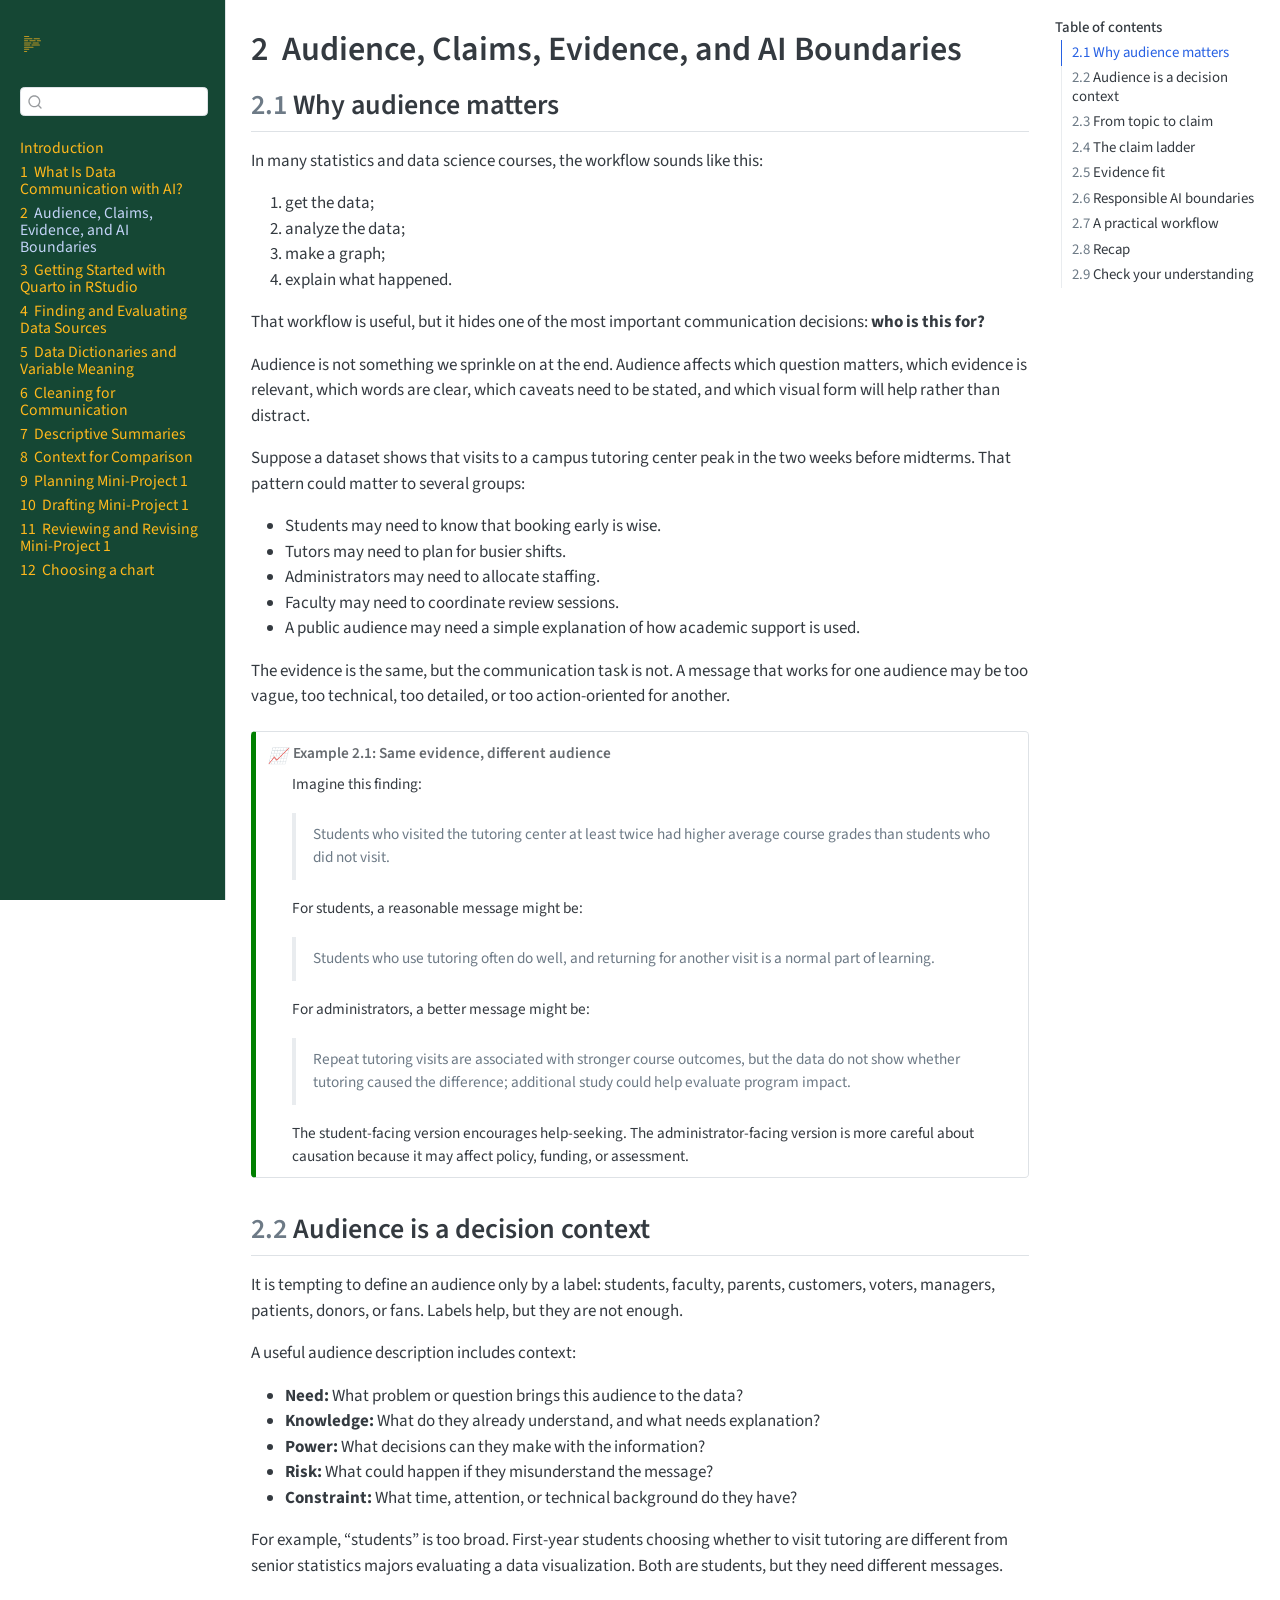
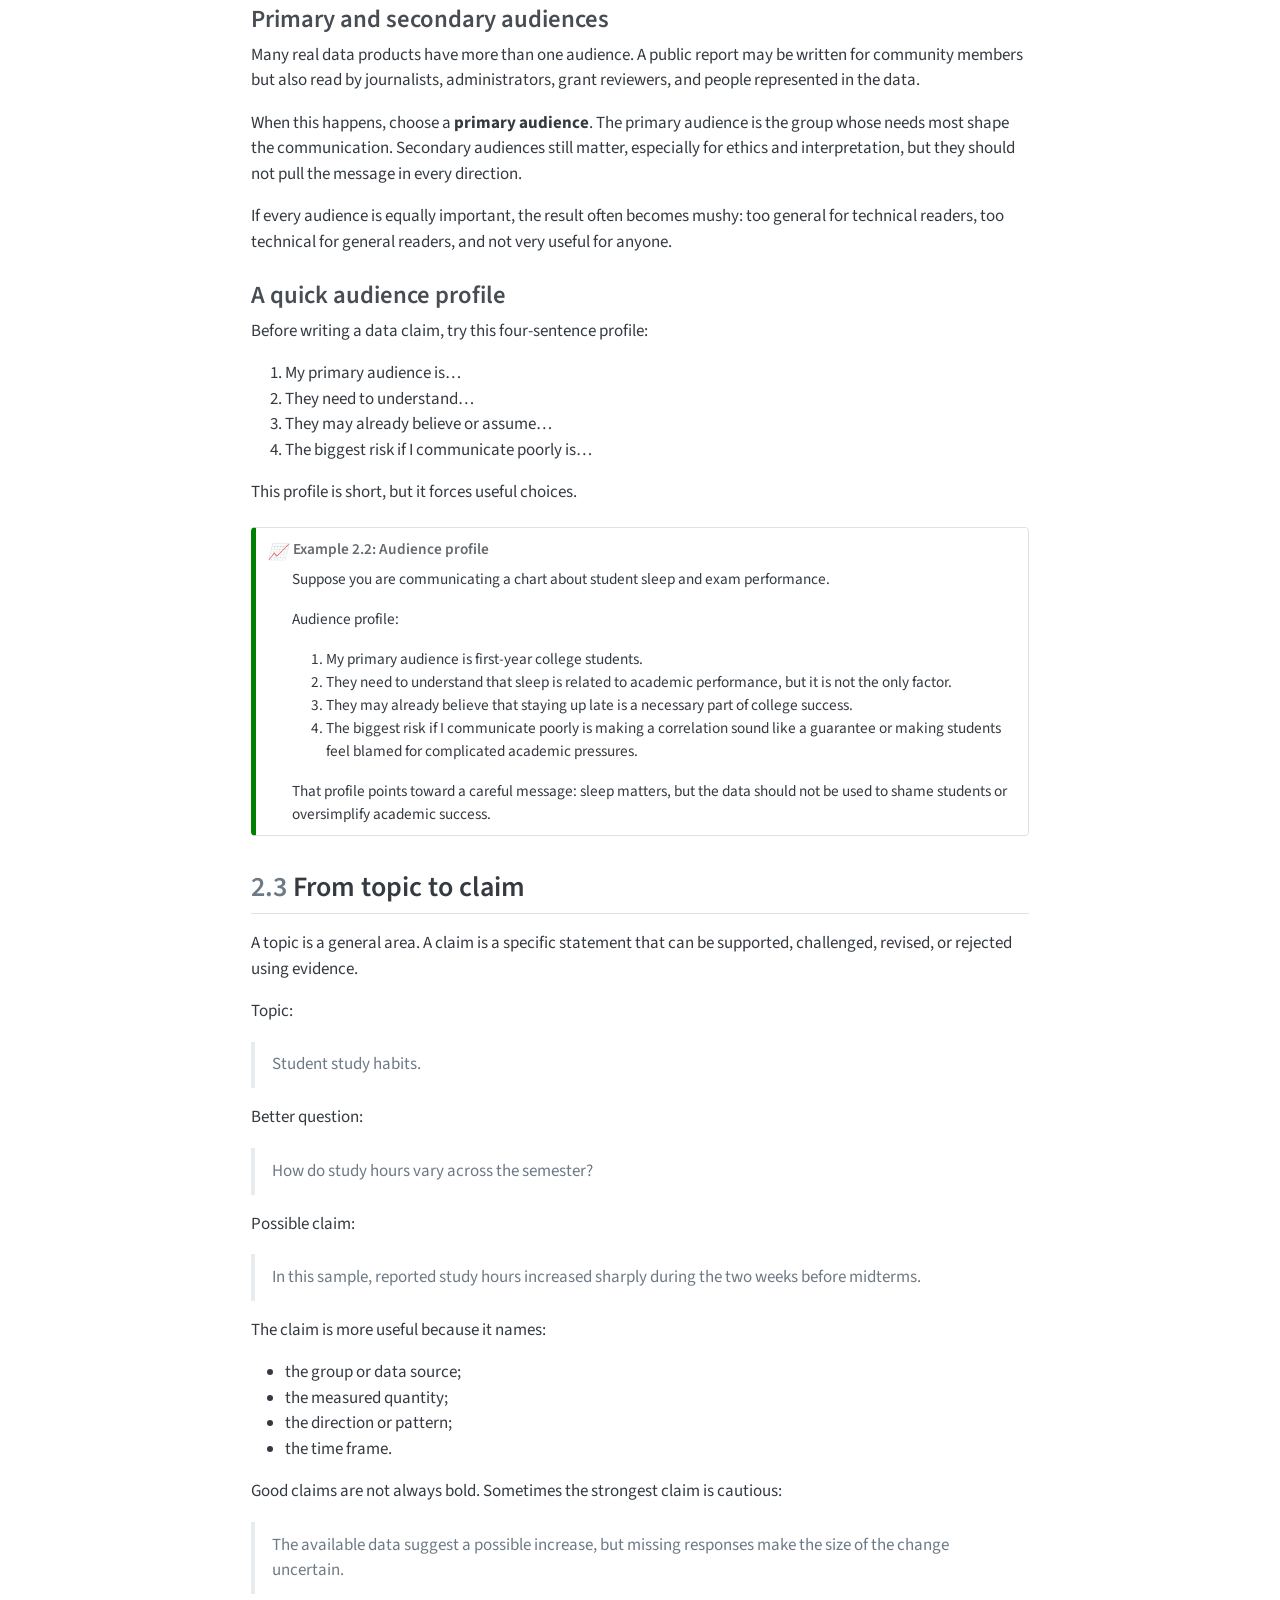
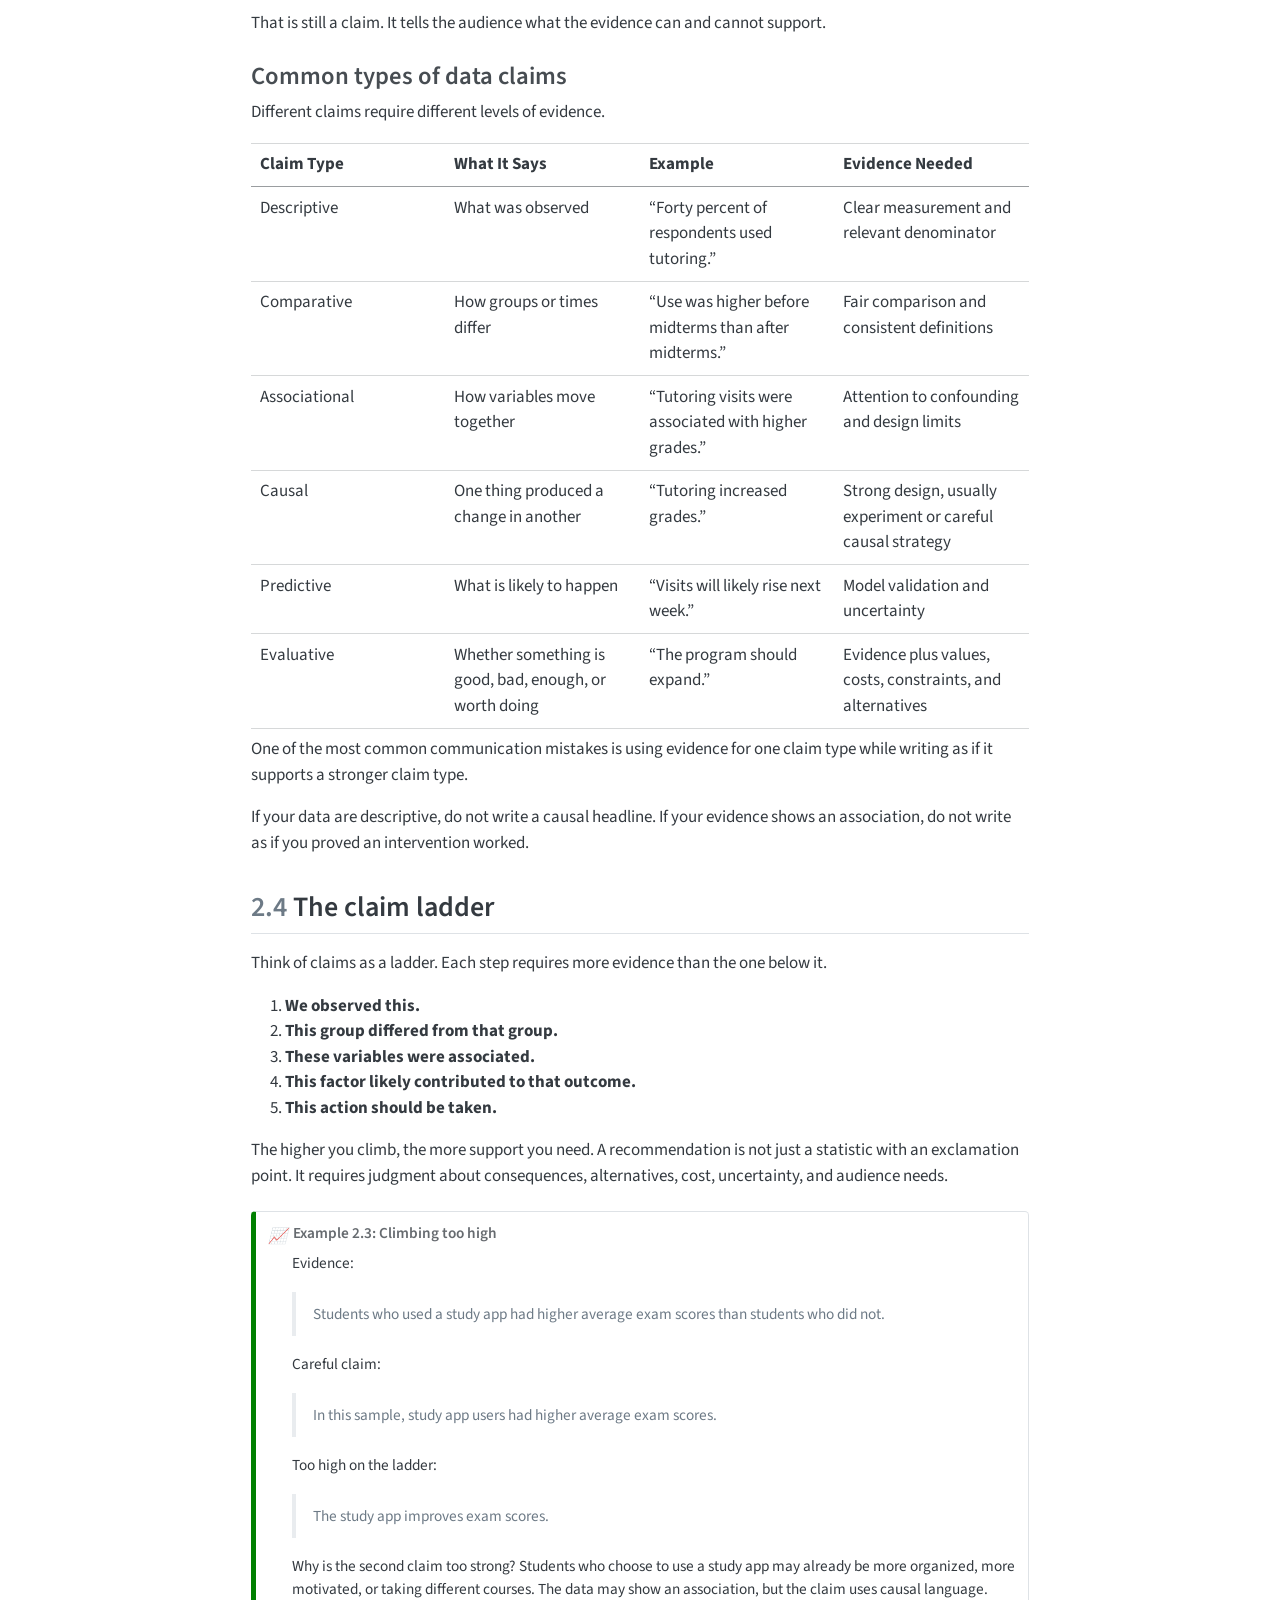
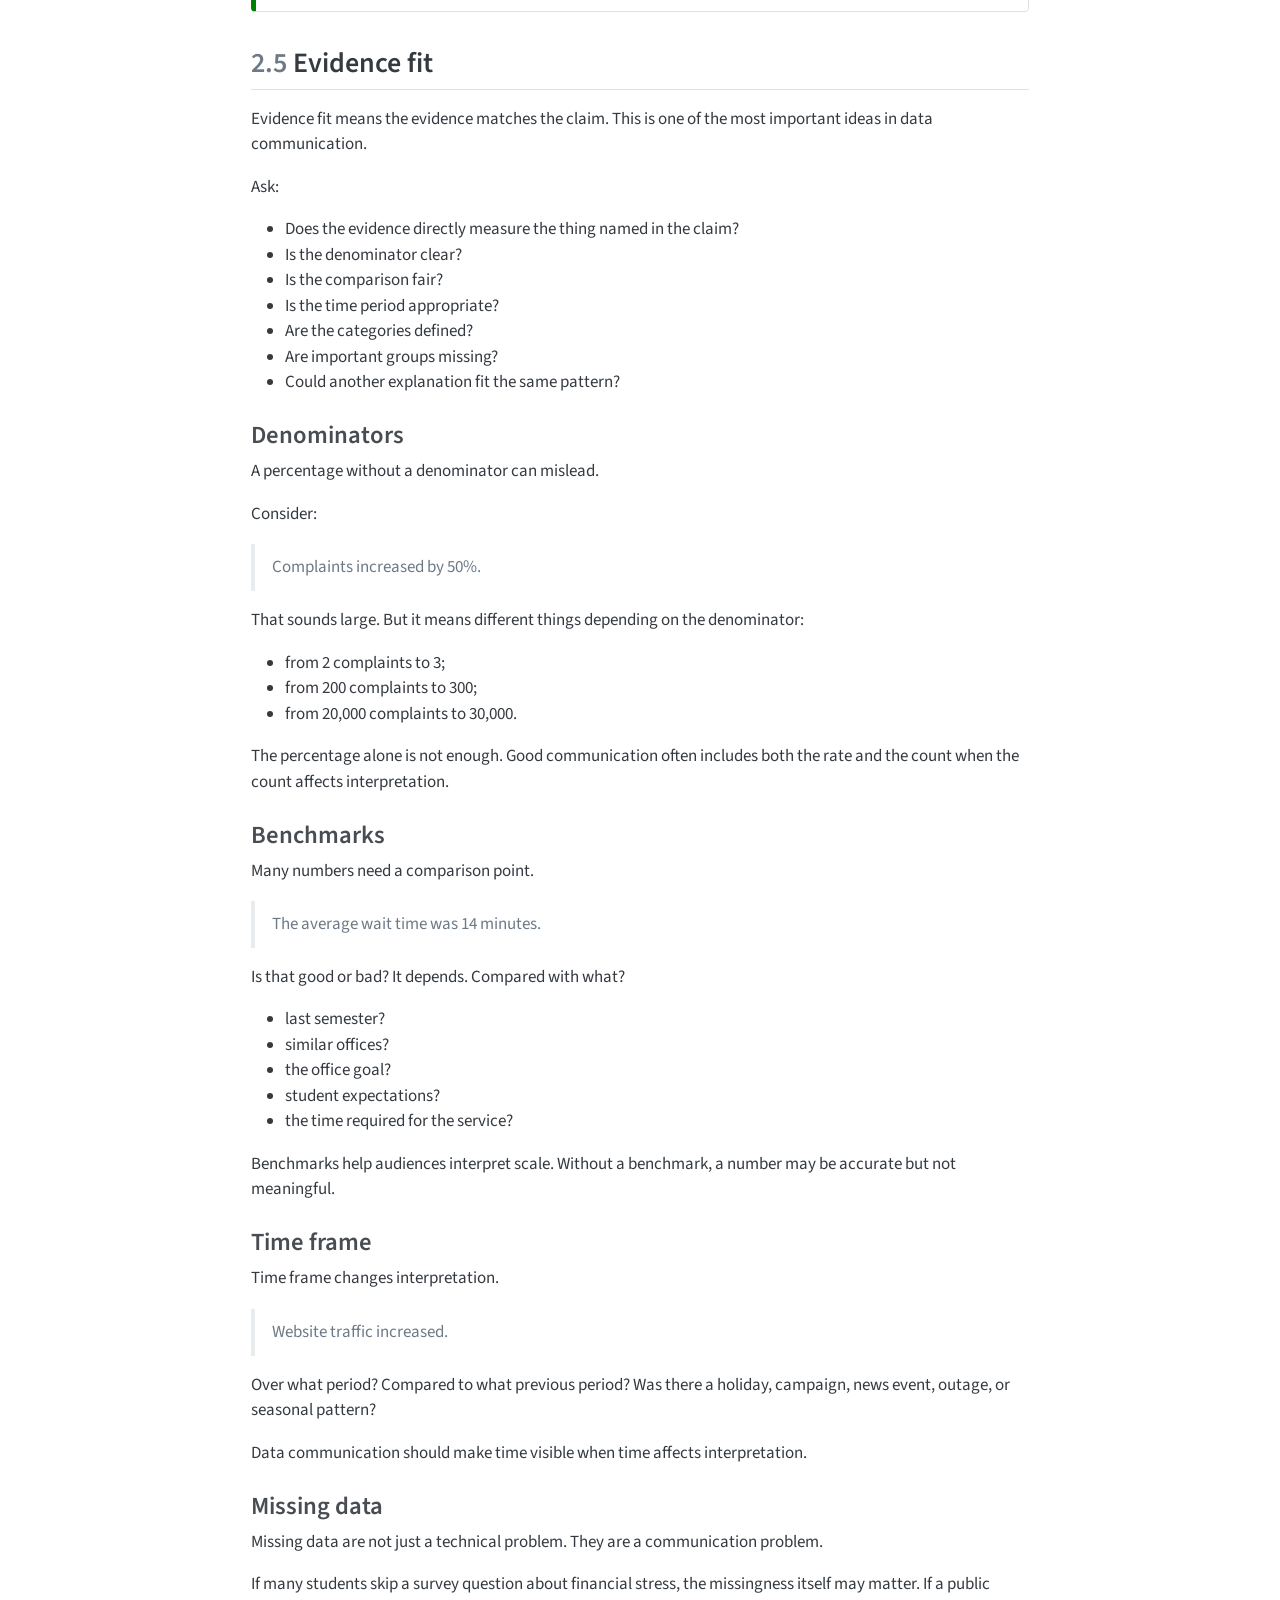
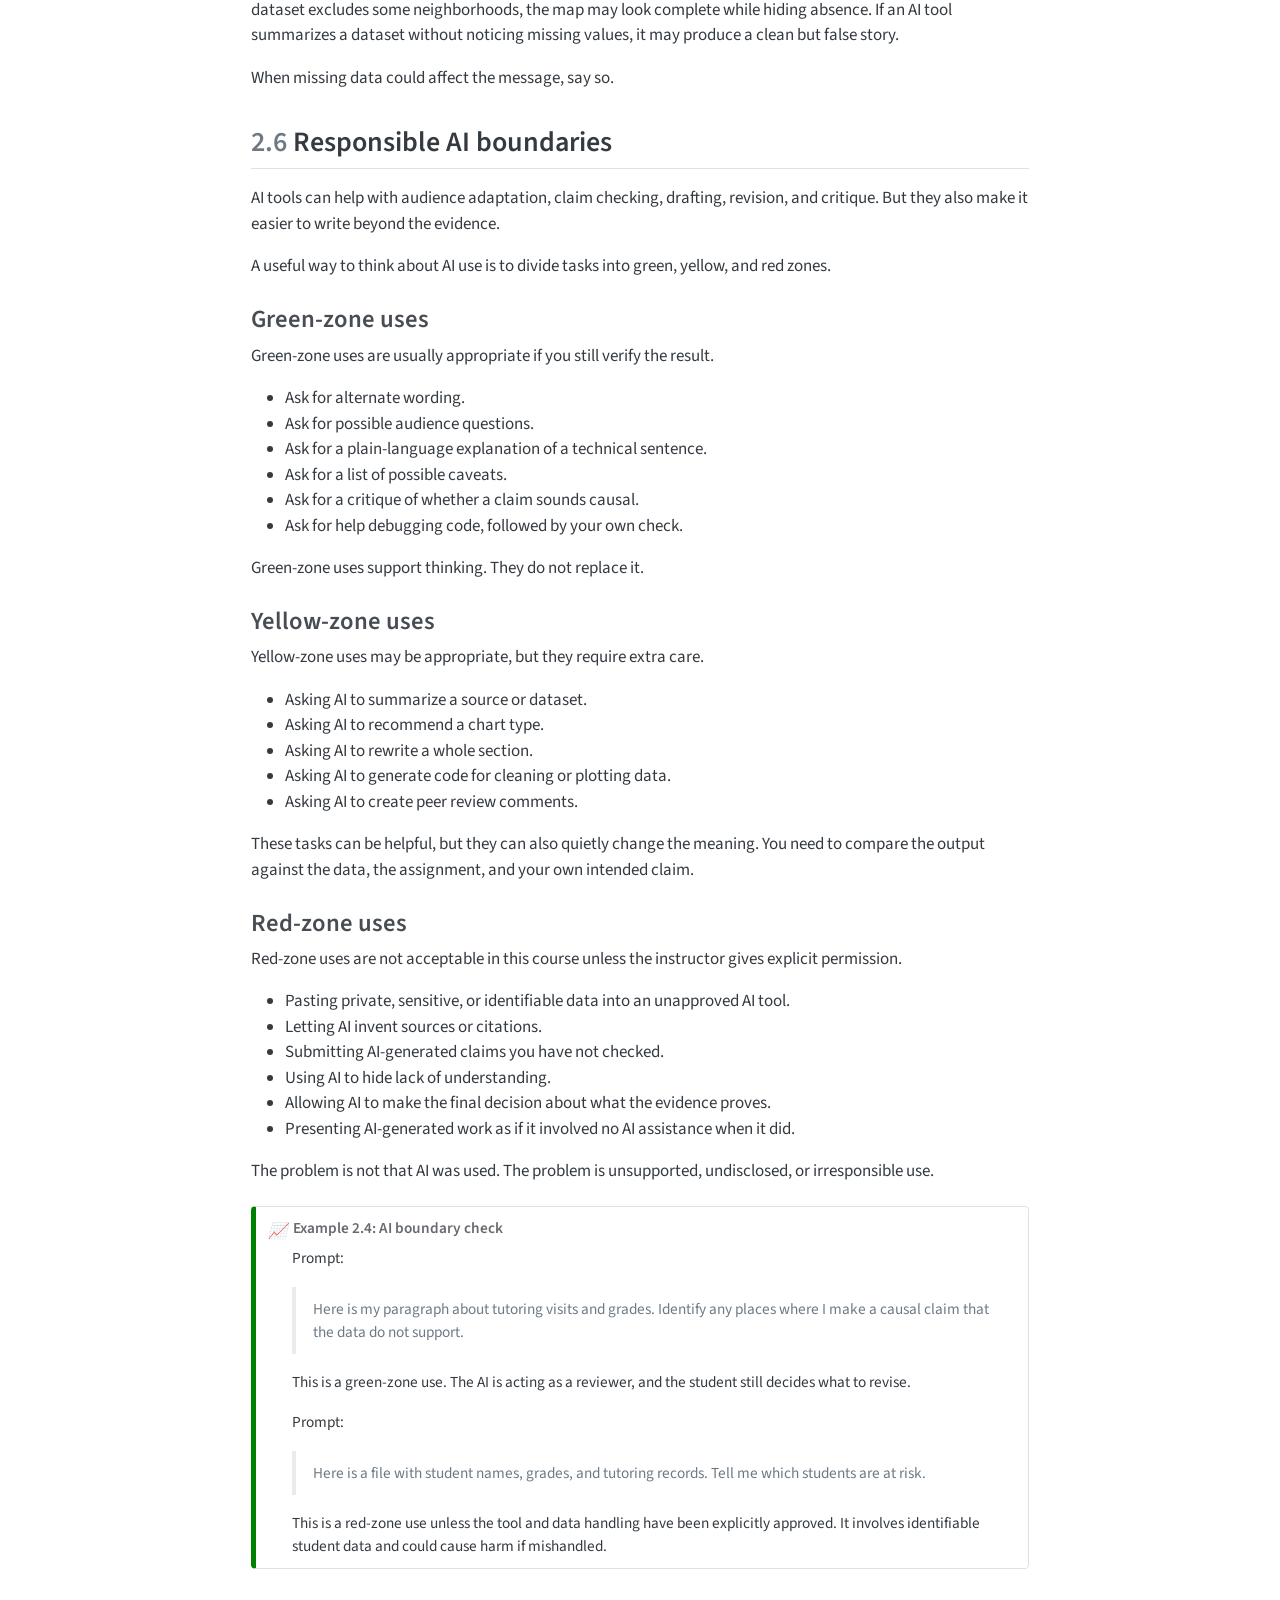
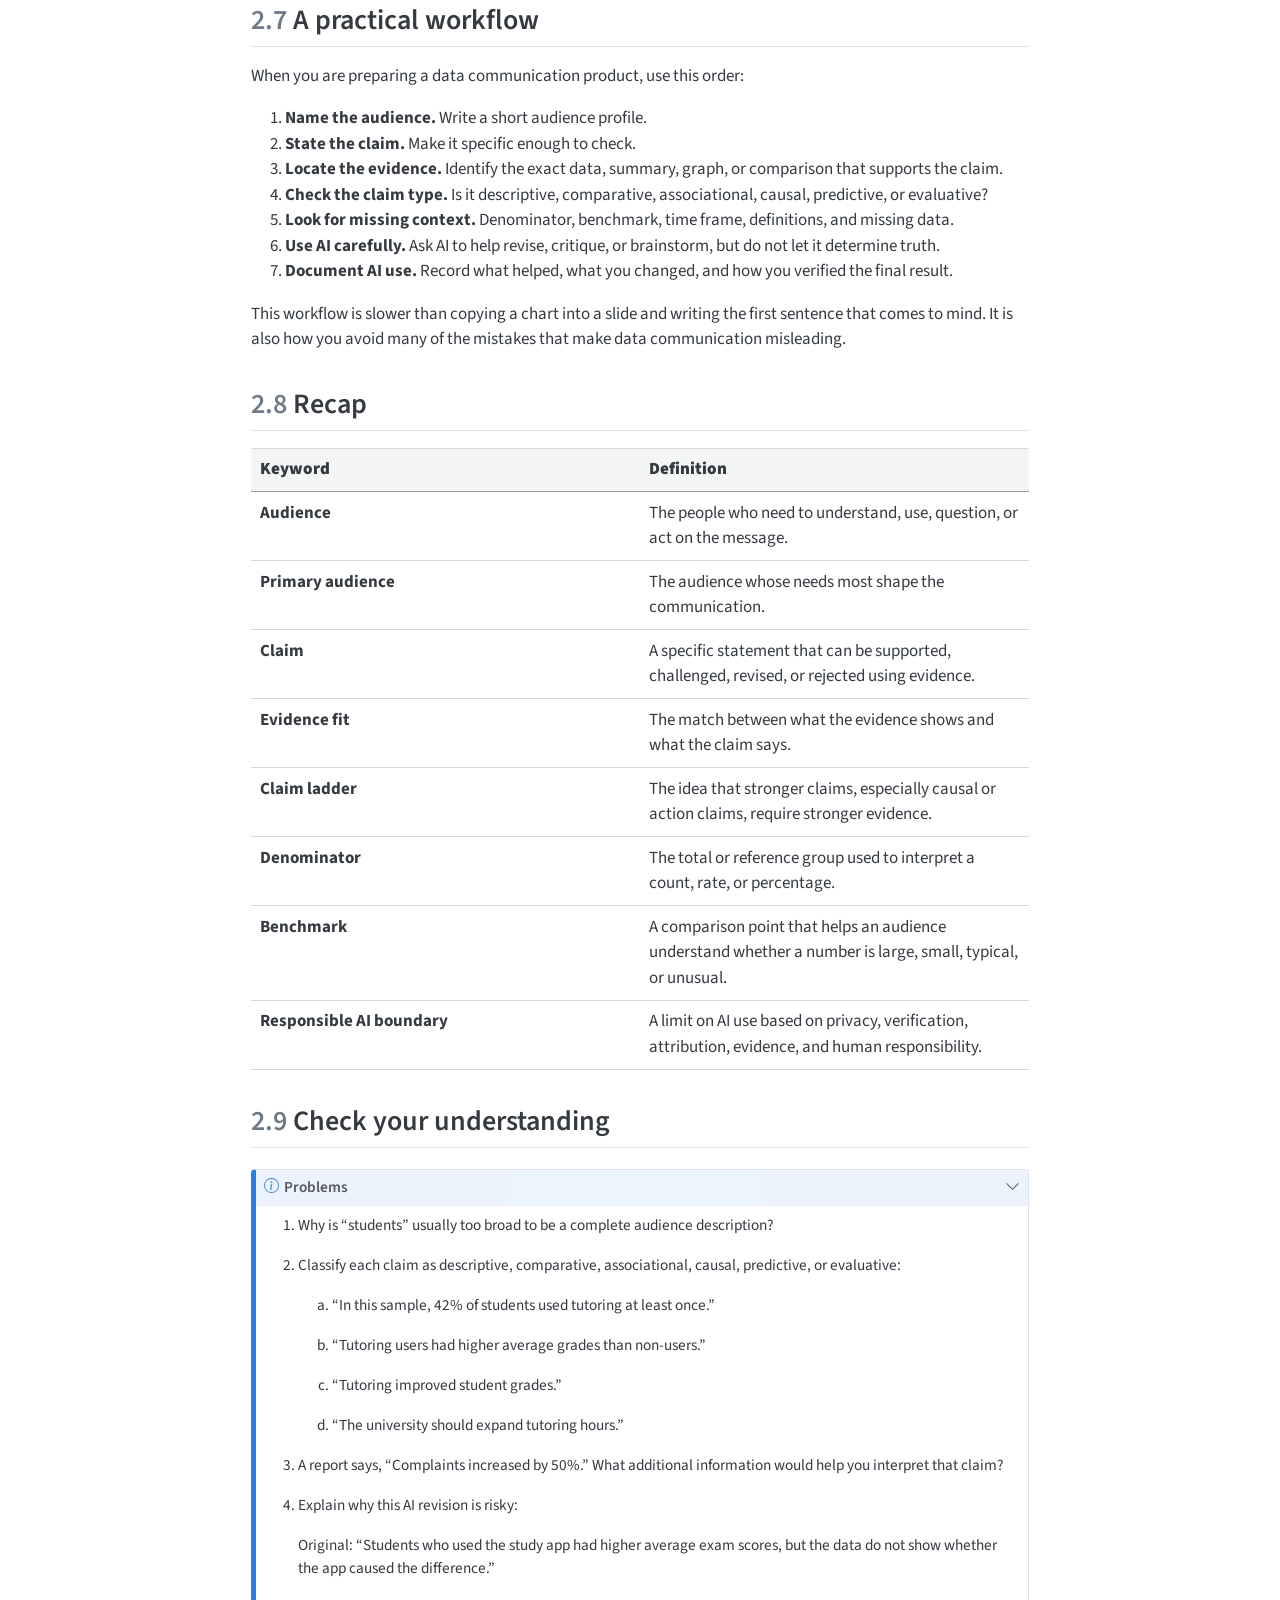
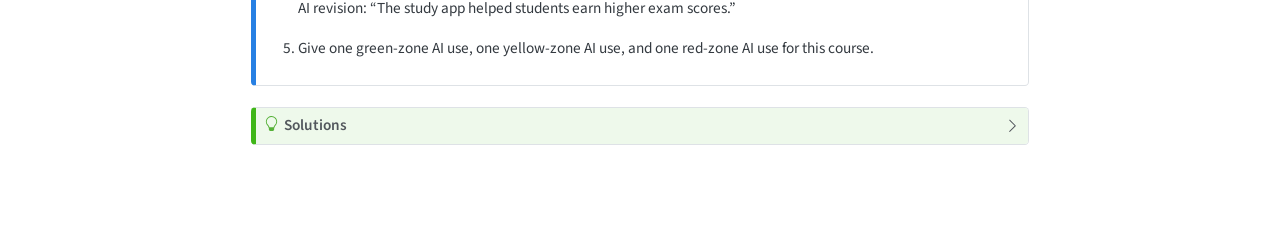
<file: docs/02.html>
<!DOCTYPE html>
<html xmlns="http://www.w3.org/1999/xhtml" lang="en" xml:lang="en"><head>

<meta charset="utf-8">
<meta name="generator" content="quarto-1.9.38">

<meta name="viewport" content="width=device-width, initial-scale=1.0, user-scalable=yes">


<title>2&nbsp; Audience, Claims, Evidence, and AI Boundaries – STA 2310 Data Communication with AI</title>
<style>
/* Default styles provided by pandoc.
** See https://pandoc.org/MANUAL.html#variables-for-html for config info.
*/
code{white-space: pre-wrap;}
span.smallcaps{font-variant: small-caps;}
div.columns{display: flex; gap: min(4vw, 1.5em);}
div.column{flex: auto; overflow-x: auto;}
div.hanging-indent{margin-left: 1.5em; text-indent: -1.5em;}
ul.task-list{list-style: none;}
ul.task-list li input[type="checkbox"] {
  width: 0.8em;
  margin: 0 0.8em 0.2em -1em; /* quarto-specific, see https://github.com/quarto-dev/quarto-cli/issues/4556 */ 
  vertical-align: middle;
}
</style>


<script src="site_libs/quarto-nav/quarto-nav.js"></script>
<script src="site_libs/quarto-nav/headroom.min.js"></script>
<script src="site_libs/clipboard/clipboard.min.js"></script>
<script src="site_libs/quarto-search/autocomplete.umd.js"></script>
<script src="site_libs/quarto-search/fuse.min.js"></script>
<script src="site_libs/quarto-search/quarto-search.js"></script>
<meta name="quarto:offset" content="./">
<script src="site_libs/quarto-html/quarto.js" type="module"></script>
<script src="site_libs/quarto-html/tabsets/tabsets.js" type="module"></script>
<script src="site_libs/quarto-html/popper.min.js"></script>
<script src="site_libs/quarto-html/tippy.umd.min.js"></script>
<script src="site_libs/quarto-html/anchor.min.js"></script>
<link href="site_libs/quarto-html/tippy.css" rel="stylesheet">
<link href="site_libs/quarto-html/quarto-syntax-highlighting-15634bcf2e68342d4ad2dfa704d543f6.css" rel="stylesheet" id="quarto-text-highlighting-styles">
<script src="site_libs/bootstrap/bootstrap.min.js"></script>
<link href="site_libs/bootstrap/bootstrap-icons.css" rel="stylesheet">
<link href="site_libs/bootstrap/bootstrap-ac731d99f942368ec2047317e7e82b91.min.css" rel="stylesheet" append-hash="true" id="quarto-bootstrap" data-mode="light">
<script id="quarto-search-options" type="application/json">{
  "location": "sidebar",
  "copy-button": false,
  "collapse-after": 3,
  "panel-placement": "start",
  "type": "textbox",
  "limit": 50,
  "keyboard-shortcut": [
    "f",
    "/",
    "s"
  ],
  "show-item-context": false,
  "language": {
    "search-no-results-text": "No results",
    "search-matching-documents-text": "matching documents",
    "search-copy-link-title": "Copy link to search",
    "search-hide-matches-text": "Hide additional matches",
    "search-more-match-text": "more match in this document",
    "search-more-matches-text": "more matches in this document",
    "search-clear-button-title": "Clear",
    "search-text-placeholder": "",
    "search-detached-cancel-button-title": "Cancel",
    "search-submit-button-title": "Submit",
    "search-label": "Search"
  }
}</script>
<style type="text/css">
.sidebar .chapter-number {
color: #FFB81c;
}
.center-panel.quarto-layout-panel {
justify-content: center;
column-gap: 1rem;
}
</style>
<style>
div.callout-example.callout {
  border-left-color: #008000;
}
div.callout-example.callout-style-default > .callout-header {
  background-color: rgba(0, 128, 0, 0.13);
}
div.callout-example .callout-toggle::before {  background-image: url('data:image/svg+xml,<svg xmlns="http://www.w3.org/2000/svg" width="16" height="16" fill="rgb(33, 37, 41)" class="bi bi-chevron-down" viewBox="0 0 16 16"><path fill-rule="evenodd" d="M1.646 4.646a.5.5 0 0 1 .708 0L8 10.293l5.646-5.647a.5.5 0 0 1 .708.708l-6 6a.5.5 0 0 1-.708 0l-6-6a.5.5 0 0 1 0-.708z"/></svg>');}
div.callout-example.callout-style-default .callout-icon::before, div.callout-example.callout-titled .callout-icon::before {
  content: '📈';
  background-image: none;
}
</style>


<link rel="stylesheet" href="styles.css">
</head>

<body class="nav-sidebar docked quarto-light">

<div id="quarto-search-results"></div>
  <header id="quarto-header" class="headroom fixed-top">
  <nav class="quarto-secondary-nav">
    <div class="container-fluid d-flex">
      <button type="button" class="quarto-btn-toggle btn" data-bs-toggle="collapse" role="button" data-bs-target=".quarto-sidebar-collapse-item" aria-controls="quarto-sidebar" aria-expanded="false" aria-label="Toggle sidebar navigation" onclick="if (window.quartoToggleHeadroom) { window.quartoToggleHeadroom(); }">
        <i class="bi bi-layout-text-sidebar-reverse"></i>
      </button>
        <nav class="quarto-page-breadcrumbs" aria-label="breadcrumb"><ol class="breadcrumb"><li class="breadcrumb-item"><a href="./02.html"><span class="chapter-number">2</span>&nbsp; <span class="chapter-title">Audience, Claims, Evidence, and AI Boundaries</span></a></li></ol></nav>
        <a class="flex-grow-1" role="navigation" data-bs-toggle="collapse" data-bs-target=".quarto-sidebar-collapse-item" aria-controls="quarto-sidebar" aria-expanded="false" aria-label="Toggle sidebar navigation" onclick="if (window.quartoToggleHeadroom) { window.quartoToggleHeadroom(); }">      
        </a>
      <button type="button" class="btn quarto-search-button" aria-label="Search" onclick="window.quartoOpenSearch();">
        <i class="bi bi-search"></i>
      </button>
    </div>
  </nav>
</header>
<!-- content -->
<div id="quarto-content" class="quarto-container page-columns page-rows-contents page-layout-article">
<!-- sidebar -->
  <nav id="quarto-sidebar" class="sidebar collapse collapse-horizontal quarto-sidebar-collapse-item sidebar-navigation docked overflow-auto">
    <div class="pt-lg-2 mt-2 text-left sidebar-header">
    <div class="sidebar-title mb-0 py-0">
      <a href="./"></a> 
        <div class="sidebar-tools-main">
  <a href="" class="quarto-reader-toggle quarto-navigation-tool px-1" onclick="window.quartoToggleReader(); return false;" title="Toggle reader mode">
  <div class="quarto-reader-toggle-btn">
  <i class="bi"></i>
  </div>
</a>
</div>
    </div>
      </div>
        <div class="mt-2 flex-shrink-0 align-items-center">
        <div class="sidebar-search">
        <div id="quarto-search" class="" title="Search"></div>
        </div>
        </div>
    <div class="sidebar-menu-container"> 
    <ul class="list-unstyled mt-1">
        <li class="sidebar-item">
  <div class="sidebar-item-container"> 
  <a href="./index.html" class="sidebar-item-text sidebar-link">
 <span class="menu-text">Introduction</span></a>
  </div>
</li>
        <li class="sidebar-item">
  <div class="sidebar-item-container"> 
  <a href="./01.html" class="sidebar-item-text sidebar-link">
 <span class="menu-text"><span class="chapter-number">1</span>&nbsp; <span class="chapter-title">What Is Data Communication with AI?</span></span></a>
  </div>
</li>
        <li class="sidebar-item">
  <div class="sidebar-item-container"> 
  <a href="./02.html" class="sidebar-item-text sidebar-link active">
 <span class="menu-text"><span class="chapter-number">2</span>&nbsp; <span class="chapter-title">Audience, Claims, Evidence, and AI Boundaries</span></span></a>
  </div>
</li>
        <li class="sidebar-item">
  <div class="sidebar-item-container"> 
  <a href="./03.html" class="sidebar-item-text sidebar-link">
 <span class="menu-text"><span class="chapter-number">3</span>&nbsp; <span class="chapter-title">Getting Started with Quarto in RStudio</span></span></a>
  </div>
</li>
        <li class="sidebar-item">
  <div class="sidebar-item-container"> 
  <a href="./04.html" class="sidebar-item-text sidebar-link">
 <span class="menu-text"><span class="chapter-number">4</span>&nbsp; <span class="chapter-title">Finding and Evaluating Data Sources</span></span></a>
  </div>
</li>
        <li class="sidebar-item">
  <div class="sidebar-item-container"> 
  <a href="./05.html" class="sidebar-item-text sidebar-link">
 <span class="menu-text"><span class="chapter-number">5</span>&nbsp; <span class="chapter-title">Data Dictionaries and Variable Meaning</span></span></a>
  </div>
</li>
        <li class="sidebar-item">
  <div class="sidebar-item-container"> 
  <a href="./06.html" class="sidebar-item-text sidebar-link">
 <span class="menu-text"><span class="chapter-number">6</span>&nbsp; <span class="chapter-title">Cleaning for Communication</span></span></a>
  </div>
</li>
        <li class="sidebar-item">
  <div class="sidebar-item-container"> 
  <a href="./07.html" class="sidebar-item-text sidebar-link">
 <span class="menu-text"><span class="chapter-number">7</span>&nbsp; <span class="chapter-title">Descriptive Summaries</span></span></a>
  </div>
</li>
        <li class="sidebar-item">
  <div class="sidebar-item-container"> 
  <a href="./08.html" class="sidebar-item-text sidebar-link">
 <span class="menu-text"><span class="chapter-number">8</span>&nbsp; <span class="chapter-title">Context for Comparison</span></span></a>
  </div>
</li>
        <li class="sidebar-item">
  <div class="sidebar-item-container"> 
  <a href="./09.html" class="sidebar-item-text sidebar-link">
 <span class="menu-text"><span class="chapter-number">9</span>&nbsp; <span class="chapter-title">Planning Mini-Project 1</span></span></a>
  </div>
</li>
        <li class="sidebar-item">
  <div class="sidebar-item-container"> 
  <a href="./10.html" class="sidebar-item-text sidebar-link">
 <span class="menu-text"><span class="chapter-number">10</span>&nbsp; <span class="chapter-title">Drafting Mini-Project 1</span></span></a>
  </div>
</li>
        <li class="sidebar-item">
  <div class="sidebar-item-container"> 
  <a href="./11.html" class="sidebar-item-text sidebar-link">
 <span class="menu-text"><span class="chapter-number">11</span>&nbsp; <span class="chapter-title">Reviewing and Revising Mini-Project 1</span></span></a>
  </div>
</li>
        <li class="sidebar-item">
  <div class="sidebar-item-container"> 
  <a href="./12.html" class="sidebar-item-text sidebar-link">
 <span class="menu-text"><span class="chapter-number">12</span>&nbsp; <span class="chapter-title">Choosing a chart</span></span></a>
  </div>
</li>
    </ul>
    </div>
</nav>
<div id="quarto-sidebar-glass" class="quarto-sidebar-collapse-item" data-bs-toggle="collapse" data-bs-target=".quarto-sidebar-collapse-item"></div>
<!-- margin-sidebar -->
    <div id="quarto-margin-sidebar" class="sidebar margin-sidebar">
        <nav id="TOC" role="doc-toc" class="toc-active">
    <h2 id="toc-title">Table of contents</h2>
   
  <ul>
  <li><a href="#why-audience-matters" id="toc-why-audience-matters" class="nav-link active" data-scroll-target="#why-audience-matters"><span class="header-section-number">2.1</span> Why audience matters</a></li>
  <li><a href="#audience-is-a-decision-context" id="toc-audience-is-a-decision-context" class="nav-link" data-scroll-target="#audience-is-a-decision-context"><span class="header-section-number">2.2</span> Audience is a decision context</a>
  <ul class="collapse">
  <li><a href="#primary-and-secondary-audiences" id="toc-primary-and-secondary-audiences" class="nav-link" data-scroll-target="#primary-and-secondary-audiences">Primary and secondary audiences</a></li>
  <li><a href="#a-quick-audience-profile" id="toc-a-quick-audience-profile" class="nav-link" data-scroll-target="#a-quick-audience-profile">A quick audience profile</a></li>
  </ul></li>
  <li><a href="#from-topic-to-claim" id="toc-from-topic-to-claim" class="nav-link" data-scroll-target="#from-topic-to-claim"><span class="header-section-number">2.3</span> From topic to claim</a>
  <ul class="collapse">
  <li><a href="#common-types-of-data-claims" id="toc-common-types-of-data-claims" class="nav-link" data-scroll-target="#common-types-of-data-claims">Common types of data claims</a></li>
  </ul></li>
  <li><a href="#the-claim-ladder" id="toc-the-claim-ladder" class="nav-link" data-scroll-target="#the-claim-ladder"><span class="header-section-number">2.4</span> The claim ladder</a></li>
  <li><a href="#evidence-fit" id="toc-evidence-fit" class="nav-link" data-scroll-target="#evidence-fit"><span class="header-section-number">2.5</span> Evidence fit</a>
  <ul class="collapse">
  <li><a href="#denominators" id="toc-denominators" class="nav-link" data-scroll-target="#denominators">Denominators</a></li>
  <li><a href="#benchmarks" id="toc-benchmarks" class="nav-link" data-scroll-target="#benchmarks">Benchmarks</a></li>
  <li><a href="#time-frame" id="toc-time-frame" class="nav-link" data-scroll-target="#time-frame">Time frame</a></li>
  <li><a href="#missing-data" id="toc-missing-data" class="nav-link" data-scroll-target="#missing-data">Missing data</a></li>
  </ul></li>
  <li><a href="#responsible-ai-boundaries" id="toc-responsible-ai-boundaries" class="nav-link" data-scroll-target="#responsible-ai-boundaries"><span class="header-section-number">2.6</span> Responsible AI boundaries</a>
  <ul class="collapse">
  <li><a href="#green-zone-uses" id="toc-green-zone-uses" class="nav-link" data-scroll-target="#green-zone-uses">Green-zone uses</a></li>
  <li><a href="#yellow-zone-uses" id="toc-yellow-zone-uses" class="nav-link" data-scroll-target="#yellow-zone-uses">Yellow-zone uses</a></li>
  <li><a href="#red-zone-uses" id="toc-red-zone-uses" class="nav-link" data-scroll-target="#red-zone-uses">Red-zone uses</a></li>
  </ul></li>
  <li><a href="#a-practical-workflow" id="toc-a-practical-workflow" class="nav-link" data-scroll-target="#a-practical-workflow"><span class="header-section-number">2.7</span> A practical workflow</a></li>
  <li><a href="#recap" id="toc-recap" class="nav-link" data-scroll-target="#recap"><span class="header-section-number">2.8</span> Recap</a></li>
  <li><a href="#check-your-understanding" id="toc-check-your-understanding" class="nav-link" data-scroll-target="#check-your-understanding"><span class="header-section-number">2.9</span> Check your understanding</a></li>
  </ul>
</nav>
    </div>
<!-- main -->
<main class="content" id="quarto-document-content">

<header id="title-block-header" class="quarto-title-block default">
<div class="quarto-title">
<h1 class="title"><span class="chapter-number">2</span>&nbsp; <span class="chapter-title">Audience, Claims, Evidence, and AI Boundaries</span></h1>
</div>



<div class="quarto-title-meta">

    
  
    
  </div>
  


</header>


<section id="why-audience-matters" class="level2" data-number="2.1">
<h2 data-number="2.1" class="anchored" data-anchor-id="why-audience-matters"><span class="header-section-number">2.1</span> Why audience matters</h2>
<p>In many statistics and data science courses, the workflow sounds like this:</p>
<ol type="1">
<li>get the data;</li>
<li>analyze the data;</li>
<li>make a graph;</li>
<li>explain what happened.</li>
</ol>
<p>That workflow is useful, but it hides one of the most important communication decisions: <strong>who is this for?</strong></p>
<p>Audience is not something we sprinkle on at the end. Audience affects which question matters, which evidence is relevant, which words are clear, which caveats need to be stated, and which visual form will help rather than distract.</p>
<p>Suppose a dataset shows that visits to a campus tutoring center peak in the two weeks before midterms. That pattern could matter to several groups:</p>
<ul>
<li>Students may need to know that booking early is wise.</li>
<li>Tutors may need to plan for busier shifts.</li>
<li>Administrators may need to allocate staffing.</li>
<li>Faculty may need to coordinate review sessions.</li>
<li>A public audience may need a simple explanation of how academic support is used.</li>
</ul>
<p>The evidence is the same, but the communication task is not. A message that works for one audience may be too vague, too technical, too detailed, or too action-oriented for another.</p>
<div class="callout callout-style-simple callout-example callout-titled">
<div class="callout-header d-flex align-content-center">
<div class="callout-icon-container">
<i class="callout-icon"></i>
</div>
<div class="callout-title-container flex-fill">
<span class="screen-reader-only">Example</span>Example 2.1: Same evidence, different audience
</div>
</div>
<div class="callout-body-container callout-body">
<p>Imagine this finding:</p>
<blockquote class="blockquote">
<p>Students who visited the tutoring center at least twice had higher average course grades than students who did not visit.</p>
</blockquote>
<p>For students, a reasonable message might be:</p>
<blockquote class="blockquote">
<p>Students who use tutoring often do well, and returning for another visit is a normal part of learning.</p>
</blockquote>
<p>For administrators, a better message might be:</p>
<blockquote class="blockquote">
<p>Repeat tutoring visits are associated with stronger course outcomes, but the data do not show whether tutoring caused the difference; additional study could help evaluate program impact.</p>
</blockquote>
<p>The student-facing version encourages help-seeking. The administrator-facing version is more careful about causation because it may affect policy, funding, or assessment.</p>
</div>
</div>
</section>
<section id="audience-is-a-decision-context" class="level2" data-number="2.2">
<h2 data-number="2.2" class="anchored" data-anchor-id="audience-is-a-decision-context"><span class="header-section-number">2.2</span> Audience is a decision context</h2>
<p>It is tempting to define an audience only by a label: students, faculty, parents, customers, voters, managers, patients, donors, or fans. Labels help, but they are not enough.</p>
<p>A useful audience description includes context:</p>
<ul>
<li><strong>Need:</strong> What problem or question brings this audience to the data?</li>
<li><strong>Knowledge:</strong> What do they already understand, and what needs explanation?</li>
<li><strong>Power:</strong> What decisions can they make with the information?</li>
<li><strong>Risk:</strong> What could happen if they misunderstand the message?</li>
<li><strong>Constraint:</strong> What time, attention, or technical background do they have?</li>
</ul>
<p>For example, “students” is too broad. First-year students choosing whether to visit tutoring are different from senior statistics majors evaluating a data visualization. Both are students, but they need different messages.</p>
<section id="primary-and-secondary-audiences" class="level3">
<h3 class="anchored" data-anchor-id="primary-and-secondary-audiences">Primary and secondary audiences</h3>
<p>Many real data products have more than one audience. A public report may be written for community members but also read by journalists, administrators, grant reviewers, and people represented in the data.</p>
<p>When this happens, choose a <strong>primary audience</strong>. The primary audience is the group whose needs most shape the communication. Secondary audiences still matter, especially for ethics and interpretation, but they should not pull the message in every direction.</p>
<p>If every audience is equally important, the result often becomes mushy: too general for technical readers, too technical for general readers, and not very useful for anyone.</p>
</section>
<section id="a-quick-audience-profile" class="level3">
<h3 class="anchored" data-anchor-id="a-quick-audience-profile">A quick audience profile</h3>
<p>Before writing a data claim, try this four-sentence profile:</p>
<ol type="1">
<li>My primary audience is…</li>
<li>They need to understand…</li>
<li>They may already believe or assume…</li>
<li>The biggest risk if I communicate poorly is…</li>
</ol>
<p>This profile is short, but it forces useful choices.</p>
<div class="callout callout-style-simple callout-example callout-titled">
<div class="callout-header d-flex align-content-center">
<div class="callout-icon-container">
<i class="callout-icon"></i>
</div>
<div class="callout-title-container flex-fill">
<span class="screen-reader-only">Example</span>Example 2.2: Audience profile
</div>
</div>
<div class="callout-body-container callout-body">
<p>Suppose you are communicating a chart about student sleep and exam performance.</p>
<p>Audience profile:</p>
<ol type="1">
<li>My primary audience is first-year college students.</li>
<li>They need to understand that sleep is related to academic performance, but it is not the only factor.</li>
<li>They may already believe that staying up late is a necessary part of college success.</li>
<li>The biggest risk if I communicate poorly is making a correlation sound like a guarantee or making students feel blamed for complicated academic pressures.</li>
</ol>
<p>That profile points toward a careful message: sleep matters, but the data should not be used to shame students or oversimplify academic success.</p>
</div>
</div>
</section>
</section>
<section id="from-topic-to-claim" class="level2" data-number="2.3">
<h2 data-number="2.3" class="anchored" data-anchor-id="from-topic-to-claim"><span class="header-section-number">2.3</span> From topic to claim</h2>
<p>A topic is a general area. A claim is a specific statement that can be supported, challenged, revised, or rejected using evidence.</p>
<p>Topic:</p>
<blockquote class="blockquote">
<p>Student study habits.</p>
</blockquote>
<p>Better question:</p>
<blockquote class="blockquote">
<p>How do study hours vary across the semester?</p>
</blockquote>
<p>Possible claim:</p>
<blockquote class="blockquote">
<p>In this sample, reported study hours increased sharply during the two weeks before midterms.</p>
</blockquote>
<p>The claim is more useful because it names:</p>
<ul>
<li>the group or data source;</li>
<li>the measured quantity;</li>
<li>the direction or pattern;</li>
<li>the time frame.</li>
</ul>
<p>Good claims are not always bold. Sometimes the strongest claim is cautious:</p>
<blockquote class="blockquote">
<p>The available data suggest a possible increase, but missing responses make the size of the change uncertain.</p>
</blockquote>
<p>That is still a claim. It tells the audience what the evidence can and cannot support.</p>
<section id="common-types-of-data-claims" class="level3">
<h3 class="anchored" data-anchor-id="common-types-of-data-claims">Common types of data claims</h3>
<p>Different claims require different levels of evidence.</p>
<table class="caption-top table">
<colgroup>
<col style="width: 25%">
<col style="width: 25%">
<col style="width: 25%">
<col style="width: 25%">
</colgroup>
<thead>
<tr class="header">
<th>Claim Type</th>
<th>What It Says</th>
<th>Example</th>
<th>Evidence Needed</th>
</tr>
</thead>
<tbody>
<tr class="odd">
<td>Descriptive</td>
<td>What was observed</td>
<td>“Forty percent of respondents used tutoring.”</td>
<td>Clear measurement and relevant denominator</td>
</tr>
<tr class="even">
<td>Comparative</td>
<td>How groups or times differ</td>
<td>“Use was higher before midterms than after midterms.”</td>
<td>Fair comparison and consistent definitions</td>
</tr>
<tr class="odd">
<td>Associational</td>
<td>How variables move together</td>
<td>“Tutoring visits were associated with higher grades.”</td>
<td>Attention to confounding and design limits</td>
</tr>
<tr class="even">
<td>Causal</td>
<td>One thing produced a change in another</td>
<td>“Tutoring increased grades.”</td>
<td>Strong design, usually experiment or careful causal strategy</td>
</tr>
<tr class="odd">
<td>Predictive</td>
<td>What is likely to happen</td>
<td>“Visits will likely rise next week.”</td>
<td>Model validation and uncertainty</td>
</tr>
<tr class="even">
<td>Evaluative</td>
<td>Whether something is good, bad, enough, or worth doing</td>
<td>“The program should expand.”</td>
<td>Evidence plus values, costs, constraints, and alternatives</td>
</tr>
</tbody>
</table>
<p>One of the most common communication mistakes is using evidence for one claim type while writing as if it supports a stronger claim type.</p>
<p>If your data are descriptive, do not write a causal headline. If your evidence shows an association, do not write as if you proved an intervention worked.</p>
</section>
</section>
<section id="the-claim-ladder" class="level2" data-number="2.4">
<h2 data-number="2.4" class="anchored" data-anchor-id="the-claim-ladder"><span class="header-section-number">2.4</span> The claim ladder</h2>
<p>Think of claims as a ladder. Each step requires more evidence than the one below it.</p>
<ol type="1">
<li><strong>We observed this.</strong></li>
<li><strong>This group differed from that group.</strong></li>
<li><strong>These variables were associated.</strong></li>
<li><strong>This factor likely contributed to that outcome.</strong></li>
<li><strong>This action should be taken.</strong></li>
</ol>
<p>The higher you climb, the more support you need. A recommendation is not just a statistic with an exclamation point. It requires judgment about consequences, alternatives, cost, uncertainty, and audience needs.</p>
<div class="callout callout-style-simple callout-example callout-titled">
<div class="callout-header d-flex align-content-center">
<div class="callout-icon-container">
<i class="callout-icon"></i>
</div>
<div class="callout-title-container flex-fill">
<span class="screen-reader-only">Example</span>Example 2.3: Climbing too high
</div>
</div>
<div class="callout-body-container callout-body">
<p>Evidence:</p>
<blockquote class="blockquote">
<p>Students who used a study app had higher average exam scores than students who did not.</p>
</blockquote>
<p>Careful claim:</p>
<blockquote class="blockquote">
<p>In this sample, study app users had higher average exam scores.</p>
</blockquote>
<p>Too high on the ladder:</p>
<blockquote class="blockquote">
<p>The study app improves exam scores.</p>
</blockquote>
<p>Why is the second claim too strong? Students who choose to use a study app may already be more organized, more motivated, or taking different courses. The data may show an association, but the claim uses causal language.</p>
</div>
</div>
</section>
<section id="evidence-fit" class="level2" data-number="2.5">
<h2 data-number="2.5" class="anchored" data-anchor-id="evidence-fit"><span class="header-section-number">2.5</span> Evidence fit</h2>
<p>Evidence fit means the evidence matches the claim. This is one of the most important ideas in data communication.</p>
<p>Ask:</p>
<ul>
<li>Does the evidence directly measure the thing named in the claim?</li>
<li>Is the denominator clear?</li>
<li>Is the comparison fair?</li>
<li>Is the time period appropriate?</li>
<li>Are the categories defined?</li>
<li>Are important groups missing?</li>
<li>Could another explanation fit the same pattern?</li>
</ul>
<section id="denominators" class="level3">
<h3 class="anchored" data-anchor-id="denominators">Denominators</h3>
<p>A percentage without a denominator can mislead.</p>
<p>Consider:</p>
<blockquote class="blockquote">
<p>Complaints increased by 50%.</p>
</blockquote>
<p>That sounds large. But it means different things depending on the denominator:</p>
<ul>
<li>from 2 complaints to 3;</li>
<li>from 200 complaints to 300;</li>
<li>from 20,000 complaints to 30,000.</li>
</ul>
<p>The percentage alone is not enough. Good communication often includes both the rate and the count when the count affects interpretation.</p>
</section>
<section id="benchmarks" class="level3">
<h3 class="anchored" data-anchor-id="benchmarks">Benchmarks</h3>
<p>Many numbers need a comparison point.</p>
<blockquote class="blockquote">
<p>The average wait time was 14 minutes.</p>
</blockquote>
<p>Is that good or bad? It depends. Compared with what?</p>
<ul>
<li>last semester?</li>
<li>similar offices?</li>
<li>the office goal?</li>
<li>student expectations?</li>
<li>the time required for the service?</li>
</ul>
<p>Benchmarks help audiences interpret scale. Without a benchmark, a number may be accurate but not meaningful.</p>
</section>
<section id="time-frame" class="level3">
<h3 class="anchored" data-anchor-id="time-frame">Time frame</h3>
<p>Time frame changes interpretation.</p>
<blockquote class="blockquote">
<p>Website traffic increased.</p>
</blockquote>
<p>Over what period? Compared to what previous period? Was there a holiday, campaign, news event, outage, or seasonal pattern?</p>
<p>Data communication should make time visible when time affects interpretation.</p>
</section>
<section id="missing-data" class="level3">
<h3 class="anchored" data-anchor-id="missing-data">Missing data</h3>
<p>Missing data are not just a technical problem. They are a communication problem.</p>
<p>If many students skip a survey question about financial stress, the missingness itself may matter. If a public dataset excludes some neighborhoods, the map may look complete while hiding absence. If an AI tool summarizes a dataset without noticing missing values, it may produce a clean but false story.</p>
<p>When missing data could affect the message, say so.</p>
</section>
</section>
<section id="responsible-ai-boundaries" class="level2" data-number="2.6">
<h2 data-number="2.6" class="anchored" data-anchor-id="responsible-ai-boundaries"><span class="header-section-number">2.6</span> Responsible AI boundaries</h2>
<p>AI tools can help with audience adaptation, claim checking, drafting, revision, and critique. But they also make it easier to write beyond the evidence.</p>
<p>A useful way to think about AI use is to divide tasks into green, yellow, and red zones.</p>
<section id="green-zone-uses" class="level3">
<h3 class="anchored" data-anchor-id="green-zone-uses">Green-zone uses</h3>
<p>Green-zone uses are usually appropriate if you still verify the result.</p>
<ul>
<li>Ask for alternate wording.</li>
<li>Ask for possible audience questions.</li>
<li>Ask for a plain-language explanation of a technical sentence.</li>
<li>Ask for a list of possible caveats.</li>
<li>Ask for a critique of whether a claim sounds causal.</li>
<li>Ask for help debugging code, followed by your own check.</li>
</ul>
<p>Green-zone uses support thinking. They do not replace it.</p>
</section>
<section id="yellow-zone-uses" class="level3">
<h3 class="anchored" data-anchor-id="yellow-zone-uses">Yellow-zone uses</h3>
<p>Yellow-zone uses may be appropriate, but they require extra care.</p>
<ul>
<li>Asking AI to summarize a source or dataset.</li>
<li>Asking AI to recommend a chart type.</li>
<li>Asking AI to rewrite a whole section.</li>
<li>Asking AI to generate code for cleaning or plotting data.</li>
<li>Asking AI to create peer review comments.</li>
</ul>
<p>These tasks can be helpful, but they can also quietly change the meaning. You need to compare the output against the data, the assignment, and your own intended claim.</p>
</section>
<section id="red-zone-uses" class="level3">
<h3 class="anchored" data-anchor-id="red-zone-uses">Red-zone uses</h3>
<p>Red-zone uses are not acceptable in this course unless the instructor gives explicit permission.</p>
<ul>
<li>Pasting private, sensitive, or identifiable data into an unapproved AI tool.</li>
<li>Letting AI invent sources or citations.</li>
<li>Submitting AI-generated claims you have not checked.</li>
<li>Using AI to hide lack of understanding.</li>
<li>Allowing AI to make the final decision about what the evidence proves.</li>
<li>Presenting AI-generated work as if it involved no AI assistance when it did.</li>
</ul>
<p>The problem is not that AI was used. The problem is unsupported, undisclosed, or irresponsible use.</p>
<div class="callout callout-style-simple callout-example callout-titled">
<div class="callout-header d-flex align-content-center">
<div class="callout-icon-container">
<i class="callout-icon"></i>
</div>
<div class="callout-title-container flex-fill">
<span class="screen-reader-only">Example</span>Example 2.4: AI boundary check
</div>
</div>
<div class="callout-body-container callout-body">
<p>Prompt:</p>
<blockquote class="blockquote">
<p>Here is my paragraph about tutoring visits and grades. Identify any places where I make a causal claim that the data do not support.</p>
</blockquote>
<p>This is a green-zone use. The AI is acting as a reviewer, and the student still decides what to revise.</p>
<p>Prompt:</p>
<blockquote class="blockquote">
<p>Here is a file with student names, grades, and tutoring records. Tell me which students are at risk.</p>
</blockquote>
<p>This is a red-zone use unless the tool and data handling have been explicitly approved. It involves identifiable student data and could cause harm if mishandled.</p>
</div>
</div>
</section>
</section>
<section id="a-practical-workflow" class="level2" data-number="2.7">
<h2 data-number="2.7" class="anchored" data-anchor-id="a-practical-workflow"><span class="header-section-number">2.7</span> A practical workflow</h2>
<p>When you are preparing a data communication product, use this order:</p>
<ol type="1">
<li><strong>Name the audience.</strong> Write a short audience profile.</li>
<li><strong>State the claim.</strong> Make it specific enough to check.</li>
<li><strong>Locate the evidence.</strong> Identify the exact data, summary, graph, or comparison that supports the claim.</li>
<li><strong>Check the claim type.</strong> Is it descriptive, comparative, associational, causal, predictive, or evaluative?</li>
<li><strong>Look for missing context.</strong> Denominator, benchmark, time frame, definitions, and missing data.</li>
<li><strong>Use AI carefully.</strong> Ask AI to help revise, critique, or brainstorm, but do not let it determine truth.</li>
<li><strong>Document AI use.</strong> Record what helped, what you changed, and how you verified the final result.</li>
</ol>
<p>This workflow is slower than copying a chart into a slide and writing the first sentence that comes to mind. It is also how you avoid many of the mistakes that make data communication misleading.</p>
</section>
<section id="recap" class="level2" data-number="2.8">
<h2 data-number="2.8" class="anchored" data-anchor-id="recap"><span class="header-section-number">2.8</span> Recap</h2>
<div class="recap-table">
<table class="caption-top table">
<colgroup>
<col style="width: 50%">
<col style="width: 50%">
</colgroup>
<thead>
<tr class="header">
<th><strong>Keyword</strong></th>
<th><strong>Definition</strong></th>
</tr>
</thead>
<tbody>
<tr class="odd">
<td><strong>Audience</strong></td>
<td>The people who need to understand, use, question, or act on the message.</td>
</tr>
<tr class="even">
<td><strong>Primary audience</strong></td>
<td>The audience whose needs most shape the communication.</td>
</tr>
<tr class="odd">
<td><strong>Claim</strong></td>
<td>A specific statement that can be supported, challenged, revised, or rejected using evidence.</td>
</tr>
<tr class="even">
<td><strong>Evidence fit</strong></td>
<td>The match between what the evidence shows and what the claim says.</td>
</tr>
<tr class="odd">
<td><strong>Claim ladder</strong></td>
<td>The idea that stronger claims, especially causal or action claims, require stronger evidence.</td>
</tr>
<tr class="even">
<td><strong>Denominator</strong></td>
<td>The total or reference group used to interpret a count, rate, or percentage.</td>
</tr>
<tr class="odd">
<td><strong>Benchmark</strong></td>
<td>A comparison point that helps an audience understand whether a number is large, small, typical, or unusual.</td>
</tr>
<tr class="even">
<td><strong>Responsible AI boundary</strong></td>
<td>A limit on AI use based on privacy, verification, attribution, evidence, and human responsibility.</td>
</tr>
</tbody>
</table>
</div>
</section>
<section id="check-your-understanding" class="level2" data-number="2.9">
<h2 data-number="2.9" class="anchored" data-anchor-id="check-your-understanding"><span class="header-section-number">2.9</span> Check your understanding</h2>
<div class="callout callout-style-default callout-note callout-titled" title="Problems">
<div class="callout-header d-flex align-content-center" data-bs-toggle="collapse" data-bs-target=".callout-5-contents" aria-controls="callout-5" aria-expanded="true" aria-label="Toggle callout">
<div class="callout-icon-container">
<i class="callout-icon"></i>
</div>
<div class="callout-title-container flex-fill">
<span class="screen-reader-only">Note</span>Problems
</div>
<div class="callout-btn-toggle d-inline-block border-0 py-1 ps-1 pe-0 float-end"><i class="callout-toggle"></i></div>
</div>
<div id="callout-5" class="callout-5-contents callout-collapse collapse show">
<div class="callout-body-container callout-body">
<ol type="1">
<li><p>Why is “students” usually too broad to be a complete audience description?</p></li>
<li><p>Classify each claim as descriptive, comparative, associational, causal, predictive, or evaluative:</p>
<ol type="a">
<li><p>“In this sample, 42% of students used tutoring at least once.”</p></li>
<li><p>“Tutoring users had higher average grades than non-users.”</p></li>
<li><p>“Tutoring improved student grades.”</p></li>
<li><p>“The university should expand tutoring hours.”</p></li>
</ol></li>
<li><p>A report says, “Complaints increased by 50%.” What additional information would help you interpret that claim?</p></li>
<li><p>Explain why this AI revision is risky:</p>
<p>Original: “Students who used the study app had higher average exam scores, but the data do not show whether the app caused the difference.”</p>
<p>AI revision: “The study app helped students earn higher exam scores.”</p></li>
<li><p>Give one green-zone AI use, one yellow-zone AI use, and one red-zone AI use for this course.</p></li>
</ol>
</div>
</div>
</div>
<div class="callout callout-style-default callout-tip callout-titled" title="Solutions">
<div class="callout-header d-flex align-content-center collapsed" data-bs-toggle="collapse" data-bs-target=".callout-6-contents" aria-controls="callout-6" aria-expanded="false" aria-label="Toggle callout">
<div class="callout-icon-container">
<i class="callout-icon"></i>
</div>
<div class="callout-title-container flex-fill">
<span class="screen-reader-only">Tip</span>Solutions
</div>
<div class="callout-btn-toggle d-inline-block border-0 py-1 ps-1 pe-0 float-end"><i class="callout-toggle"></i></div>
</div>
<div id="callout-6" class="callout-6-contents callout-collapse collapse">
<div class="callout-body-container callout-body">
<ol type="1">
<li><p>“Students” is too broad because students differ in background knowledge, needs, decisions, constraints, and risks. First-year students deciding whether to seek tutoring need a different message than student government leaders reviewing a campus report.</p></li>
<li><ol type="a">
<li>Descriptive. b. Comparative or associational, depending on the surrounding context. c.&nbsp;Causal. d.&nbsp;Evaluative or recommendation.</li>
</ol></li>
<li><p>You would want the original count and new count, the denominator or population, the time frame, whether reporting procedures changed, and whether the increase is large relative to normal variation.</p></li>
<li><p>The revision changes an association into a causal claim. The original says app users had higher scores but warns that the data do not prove causation. The AI revision removes that caveat and implies the app produced the improvement.</p></li>
<li><p>Answers will vary. Green-zone: asking AI to identify vague language in a draft. Yellow-zone: asking AI to summarize a dataset or rewrite a section, followed by careful verification. Red-zone: pasting identifiable student data into an unapproved AI tool or submitting AI-generated claims without checking them.</p></li>
</ol>
</div>
</div>
</div>


</section>

</main> <!-- /main -->
<script id="quarto-html-after-body" type="application/javascript">
  window.document.addEventListener("DOMContentLoaded", function (event) {
    const icon = "";
    const anchorJS = new window.AnchorJS();
    anchorJS.options = {
      placement: 'right',
      icon: icon
    };
    anchorJS.add('.anchored');
    const isCodeAnnotation = (el) => {
      for (const clz of el.classList) {
        if (clz.startsWith('code-annotation-')) {                     
          return true;
        }
      }
      return false;
    }
    const onCopySuccess = function(e) {
      // button target
      const button = e.trigger;
      // don't keep focus
      button.blur();
      // flash "checked"
      button.classList.add('code-copy-button-checked');
      var currentTitle = button.getAttribute("title");
      button.setAttribute("title", "Copied!");
      let tooltip;
      if (window.bootstrap) {
        button.setAttribute("data-bs-toggle", "tooltip");
        button.setAttribute("data-bs-placement", "left");
        button.setAttribute("data-bs-title", "Copied!");
        tooltip = new bootstrap.Tooltip(button, 
          { trigger: "manual", 
            customClass: "code-copy-button-tooltip",
            offset: [0, -8]});
        tooltip.show();    
      }
      setTimeout(function() {
        if (tooltip) {
          tooltip.hide();
          button.removeAttribute("data-bs-title");
          button.removeAttribute("data-bs-toggle");
          button.removeAttribute("data-bs-placement");
        }
        button.setAttribute("title", currentTitle);
        button.classList.remove('code-copy-button-checked');
      }, 1000);
      // clear code selection
      e.clearSelection();
    }
    const getTextToCopy = function(trigger) {
      const outerScaffold = trigger.parentElement.cloneNode(true);
      const codeEl = outerScaffold.querySelector('code');
      for (const childEl of codeEl.children) {
        if (isCodeAnnotation(childEl)) {
          childEl.remove();
        }
      }
      return codeEl.innerText;
    }
    const clipboard = new window.ClipboardJS('.code-copy-button:not([data-in-quarto-modal])', {
      text: getTextToCopy
    });
    clipboard.on('success', onCopySuccess);
    if (window.document.getElementById('quarto-embedded-source-code-modal')) {
      const clipboardModal = new window.ClipboardJS('.code-copy-button[data-in-quarto-modal]', {
        text: getTextToCopy,
        container: window.document.getElementById('quarto-embedded-source-code-modal')
      });
      clipboardModal.on('success', onCopySuccess);
    }
      var localhostRegex = new RegExp(/^(?:http|https):\/\/localhost\:?[0-9]*\//);
      var mailtoRegex = new RegExp(/^mailto:/);
        var filterRegex = new RegExp('/' + window.location.host + '/');
      var isInternal = (href) => {
          return filterRegex.test(href) || localhostRegex.test(href) || mailtoRegex.test(href);
      }
      // Inspect non-navigation links and adorn them if external
     var links = window.document.querySelectorAll('a[href]:not(.nav-link):not(.navbar-brand):not(.toc-action):not(.sidebar-link):not(.sidebar-item-toggle):not(.pagination-link):not(.no-external):not([aria-hidden]):not(.dropdown-item):not(.quarto-navigation-tool):not(.about-link)');
      for (var i=0; i<links.length; i++) {
        const link = links[i];
        if (!isInternal(link.href)) {
          // undo the damage that might have been done by quarto-nav.js in the case of
          // links that we want to consider external
          if (link.dataset.originalHref !== undefined) {
            link.href = link.dataset.originalHref;
          }
        }
      }
    function tippyHover(el, contentFn, onTriggerFn, onUntriggerFn) {
      const config = {
        allowHTML: true,
        maxWidth: 500,
        delay: 100,
        arrow: false,
        appendTo: function(el) {
            return el.parentElement;
        },
        interactive: true,
        interactiveBorder: 10,
        theme: 'quarto',
        placement: 'bottom-start',
      };
      if (contentFn) {
        config.content = contentFn;
      }
      if (onTriggerFn) {
        config.onTrigger = onTriggerFn;
      }
      if (onUntriggerFn) {
        config.onUntrigger = onUntriggerFn;
      }
      window.tippy(el, config); 
    }
    const noterefs = window.document.querySelectorAll('a[role="doc-noteref"]');
    for (var i=0; i<noterefs.length; i++) {
      const ref = noterefs[i];
      tippyHover(ref, function() {
        // use id or data attribute instead here
        let href = ref.getAttribute('data-footnote-href') || ref.getAttribute('href');
        try { href = new URL(href).hash; } catch {}
        const id = href.replace(/^#\/?/, "");
        const note = window.document.getElementById(id);
        if (note) {
          return note.innerHTML;
        } else {
          return "";
        }
      });
    }
    const xrefs = window.document.querySelectorAll('a.quarto-xref');
    const processXRef = (id, note) => {
      // Strip column container classes
      const stripColumnClz = (el) => {
        el.classList.remove("page-full", "page-columns");
        if (el.children) {
          for (const child of el.children) {
            stripColumnClz(child);
          }
        }
      }
      stripColumnClz(note)
      if (id === null || id.startsWith('sec-')) {
        // Special case sections, only their first couple elements
        const container = document.createElement("div");
        if (note.children && note.children.length > 2) {
          container.appendChild(note.children[0].cloneNode(true));
          for (let i = 1; i < note.children.length; i++) {
            const child = note.children[i];
            if (child.tagName === "P" && child.innerText === "") {
              continue;
            } else {
              container.appendChild(child.cloneNode(true));
              break;
            }
          }
          if (window.Quarto?.typesetMath) {
            window.Quarto.typesetMath(container);
          }
          return container.innerHTML
        } else {
          if (window.Quarto?.typesetMath) {
            window.Quarto.typesetMath(note);
          }
          return note.innerHTML;
        }
      } else {
        // Remove any anchor links if they are present
        const anchorLink = note.querySelector('a.anchorjs-link');
        if (anchorLink) {
          anchorLink.remove();
        }
        if (window.Quarto?.typesetMath) {
          window.Quarto.typesetMath(note);
        }
        if (note.classList.contains("callout")) {
          return note.outerHTML;
        } else {
          return note.innerHTML;
        }
      }
    }
    for (var i=0; i<xrefs.length; i++) {
      const xref = xrefs[i];
      tippyHover(xref, undefined, function(instance) {
        instance.disable();
        let url = xref.getAttribute('href');
        let hash = undefined; 
        if (url.startsWith('#')) {
          hash = url;
        } else {
          try { hash = new URL(url).hash; } catch {}
        }
        if (hash) {
          const id = hash.replace(/^#\/?/, "");
          const note = window.document.getElementById(id);
          if (note !== null) {
            try {
              const html = processXRef(id, note.cloneNode(true));
              instance.setContent(html);
            } finally {
              instance.enable();
              instance.show();
            }
          } else {
            // See if we can fetch this
            fetch(url.split('#')[0])
            .then(res => res.text())
            .then(html => {
              const parser = new DOMParser();
              const htmlDoc = parser.parseFromString(html, "text/html");
              const note = htmlDoc.getElementById(id);
              if (note !== null) {
                const html = processXRef(id, note);
                instance.setContent(html);
              } 
            }).finally(() => {
              instance.enable();
              instance.show();
            });
          }
        } else {
          // See if we can fetch a full url (with no hash to target)
          // This is a special case and we should probably do some content thinning / targeting
          fetch(url)
          .then(res => res.text())
          .then(html => {
            const parser = new DOMParser();
            const htmlDoc = parser.parseFromString(html, "text/html");
            const note = htmlDoc.querySelector('main.content');
            if (note !== null) {
              // This should only happen for chapter cross references
              // (since there is no id in the URL)
              // remove the first header
              if (note.children.length > 0 && note.children[0].tagName === "HEADER") {
                note.children[0].remove();
              }
              const html = processXRef(null, note);
              instance.setContent(html);
            } 
          }).finally(() => {
            instance.enable();
            instance.show();
          });
        }
      }, function(instance) {
      });
    }
        let selectedAnnoteEl;
        const selectorForAnnotation = ( cell, annotation) => {
          let cellAttr = 'data-code-cell="' + cell + '"';
          let lineAttr = 'data-code-annotation="' +  annotation + '"';
          const selector = 'span[' + cellAttr + '][' + lineAttr + ']';
          return selector;
        }
        const selectCodeLines = (annoteEl) => {
          const doc = window.document;
          const targetCell = annoteEl.getAttribute("data-target-cell");
          const targetAnnotation = annoteEl.getAttribute("data-target-annotation");
          const annoteSpan = window.document.querySelector(selectorForAnnotation(targetCell, targetAnnotation));
          const lines = annoteSpan.getAttribute("data-code-lines").split(",");
          const lineIds = lines.map((line) => {
            return targetCell + "-" + line;
          })
          let top = null;
          let height = null;
          let parent = null;
          if (lineIds.length > 0) {
              //compute the position of the single el (top and bottom and make a div)
              const el = window.document.getElementById(lineIds[0]);
              top = el.offsetTop;
              height = el.offsetHeight;
              parent = el.parentElement.parentElement;
            if (lineIds.length > 1) {
              const lastEl = window.document.getElementById(lineIds[lineIds.length - 1]);
              const bottom = lastEl.offsetTop + lastEl.offsetHeight;
              height = bottom - top;
            }
            if (top !== null && height !== null && parent !== null) {
              // cook up a div (if necessary) and position it 
              let div = window.document.getElementById("code-annotation-line-highlight");
              if (div === null) {
                div = window.document.createElement("div");
                div.setAttribute("id", "code-annotation-line-highlight");
                div.style.position = 'absolute';
                parent.appendChild(div);
              }
              div.style.top = top - 2 + "px";
              div.style.height = height + 4 + "px";
              div.style.left = 0;
              let gutterDiv = window.document.getElementById("code-annotation-line-highlight-gutter");
              if (gutterDiv === null) {
                gutterDiv = window.document.createElement("div");
                gutterDiv.setAttribute("id", "code-annotation-line-highlight-gutter");
                gutterDiv.style.position = 'absolute';
                const codeCell = window.document.getElementById(targetCell);
                const gutter = codeCell.querySelector('.code-annotation-gutter');
                gutter.appendChild(gutterDiv);
              }
              gutterDiv.style.top = top - 2 + "px";
              gutterDiv.style.height = height + 4 + "px";
            }
            selectedAnnoteEl = annoteEl;
          }
        };
        const unselectCodeLines = () => {
          const elementsIds = ["code-annotation-line-highlight", "code-annotation-line-highlight-gutter"];
          elementsIds.forEach((elId) => {
            const div = window.document.getElementById(elId);
            if (div) {
              div.remove();
            }
          });
          selectedAnnoteEl = undefined;
        };
          // Handle positioning of the toggle
      window.addEventListener(
        "resize",
        throttle(() => {
          elRect = undefined;
          if (selectedAnnoteEl) {
            selectCodeLines(selectedAnnoteEl);
          }
        }, 10)
      );
      function throttle(fn, ms) {
      let throttle = false;
      let timer;
        return (...args) => {
          if(!throttle) { // first call gets through
              fn.apply(this, args);
              throttle = true;
          } else { // all the others get throttled
              if(timer) clearTimeout(timer); // cancel #2
              timer = setTimeout(() => {
                fn.apply(this, args);
                timer = throttle = false;
              }, ms);
          }
        };
      }
        // Attach click handler to the DT
        const annoteDls = window.document.querySelectorAll('dt[data-target-cell]');
        for (const annoteDlNode of annoteDls) {
          annoteDlNode.addEventListener('click', (event) => {
            const clickedEl = event.target;
            if (clickedEl !== selectedAnnoteEl) {
              unselectCodeLines();
              const activeEl = window.document.querySelector('dt[data-target-cell].code-annotation-active');
              if (activeEl) {
                activeEl.classList.remove('code-annotation-active');
              }
              selectCodeLines(clickedEl);
              clickedEl.classList.add('code-annotation-active');
            } else {
              // Unselect the line
              unselectCodeLines();
              clickedEl.classList.remove('code-annotation-active');
            }
          });
        }
    const findCites = (el) => {
      const parentEl = el.parentElement;
      if (parentEl) {
        const cites = parentEl.dataset.cites;
        if (cites) {
          return {
            el,
            cites: cites.split(' ')
          };
        } else {
          return findCites(el.parentElement)
        }
      } else {
        return undefined;
      }
    };
    var bibliorefs = window.document.querySelectorAll('a[role="doc-biblioref"]');
    for (var i=0; i<bibliorefs.length; i++) {
      const ref = bibliorefs[i];
      const citeInfo = findCites(ref);
      if (citeInfo) {
        tippyHover(citeInfo.el, function() {
          var popup = window.document.createElement('div');
          citeInfo.cites.forEach(function(cite) {
            var citeDiv = window.document.createElement('div');
            citeDiv.classList.add('hanging-indent');
            citeDiv.classList.add('csl-entry');
            var biblioDiv = window.document.getElementById('ref-' + cite);
            if (biblioDiv) {
              citeDiv.innerHTML = biblioDiv.innerHTML;
            }
            popup.appendChild(citeDiv);
          });
          return popup.innerHTML;
        });
      }
    }
  });
  </script>
</div> <!-- /content -->




</body></html>
</file>
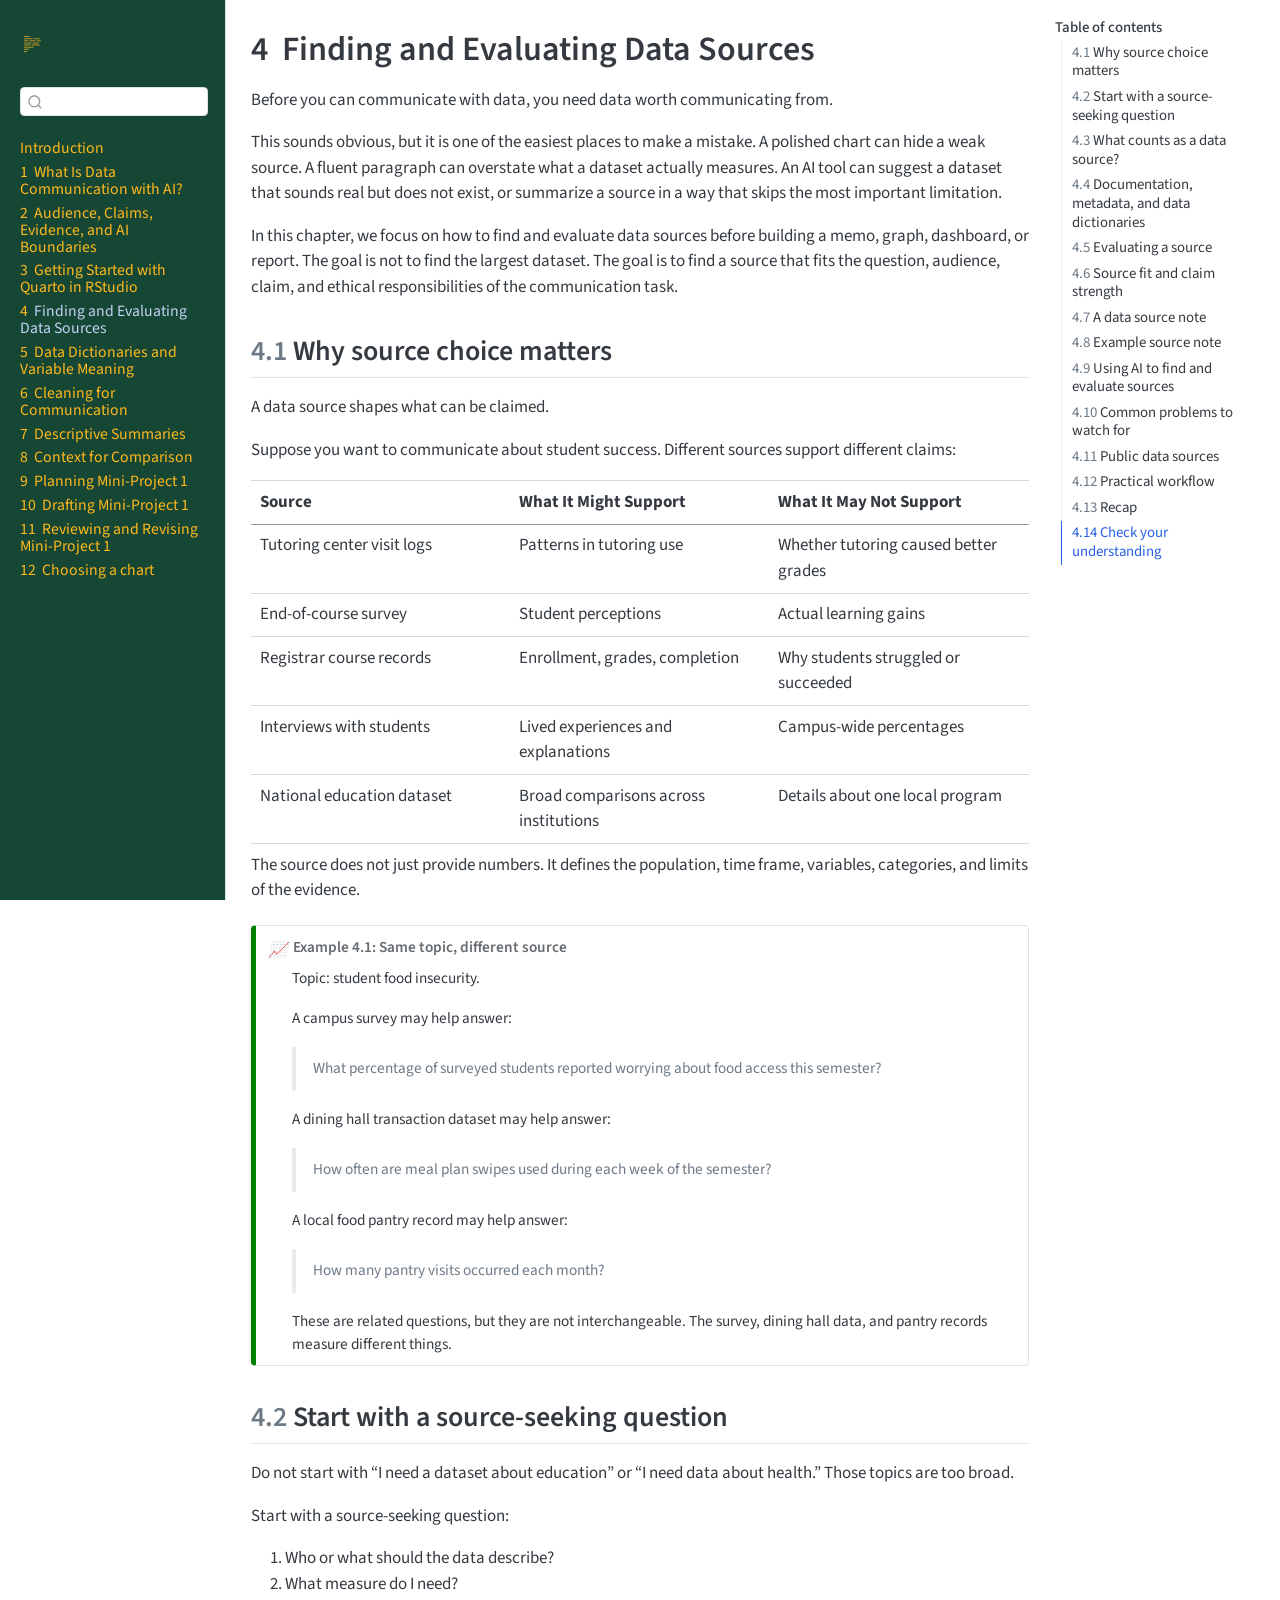
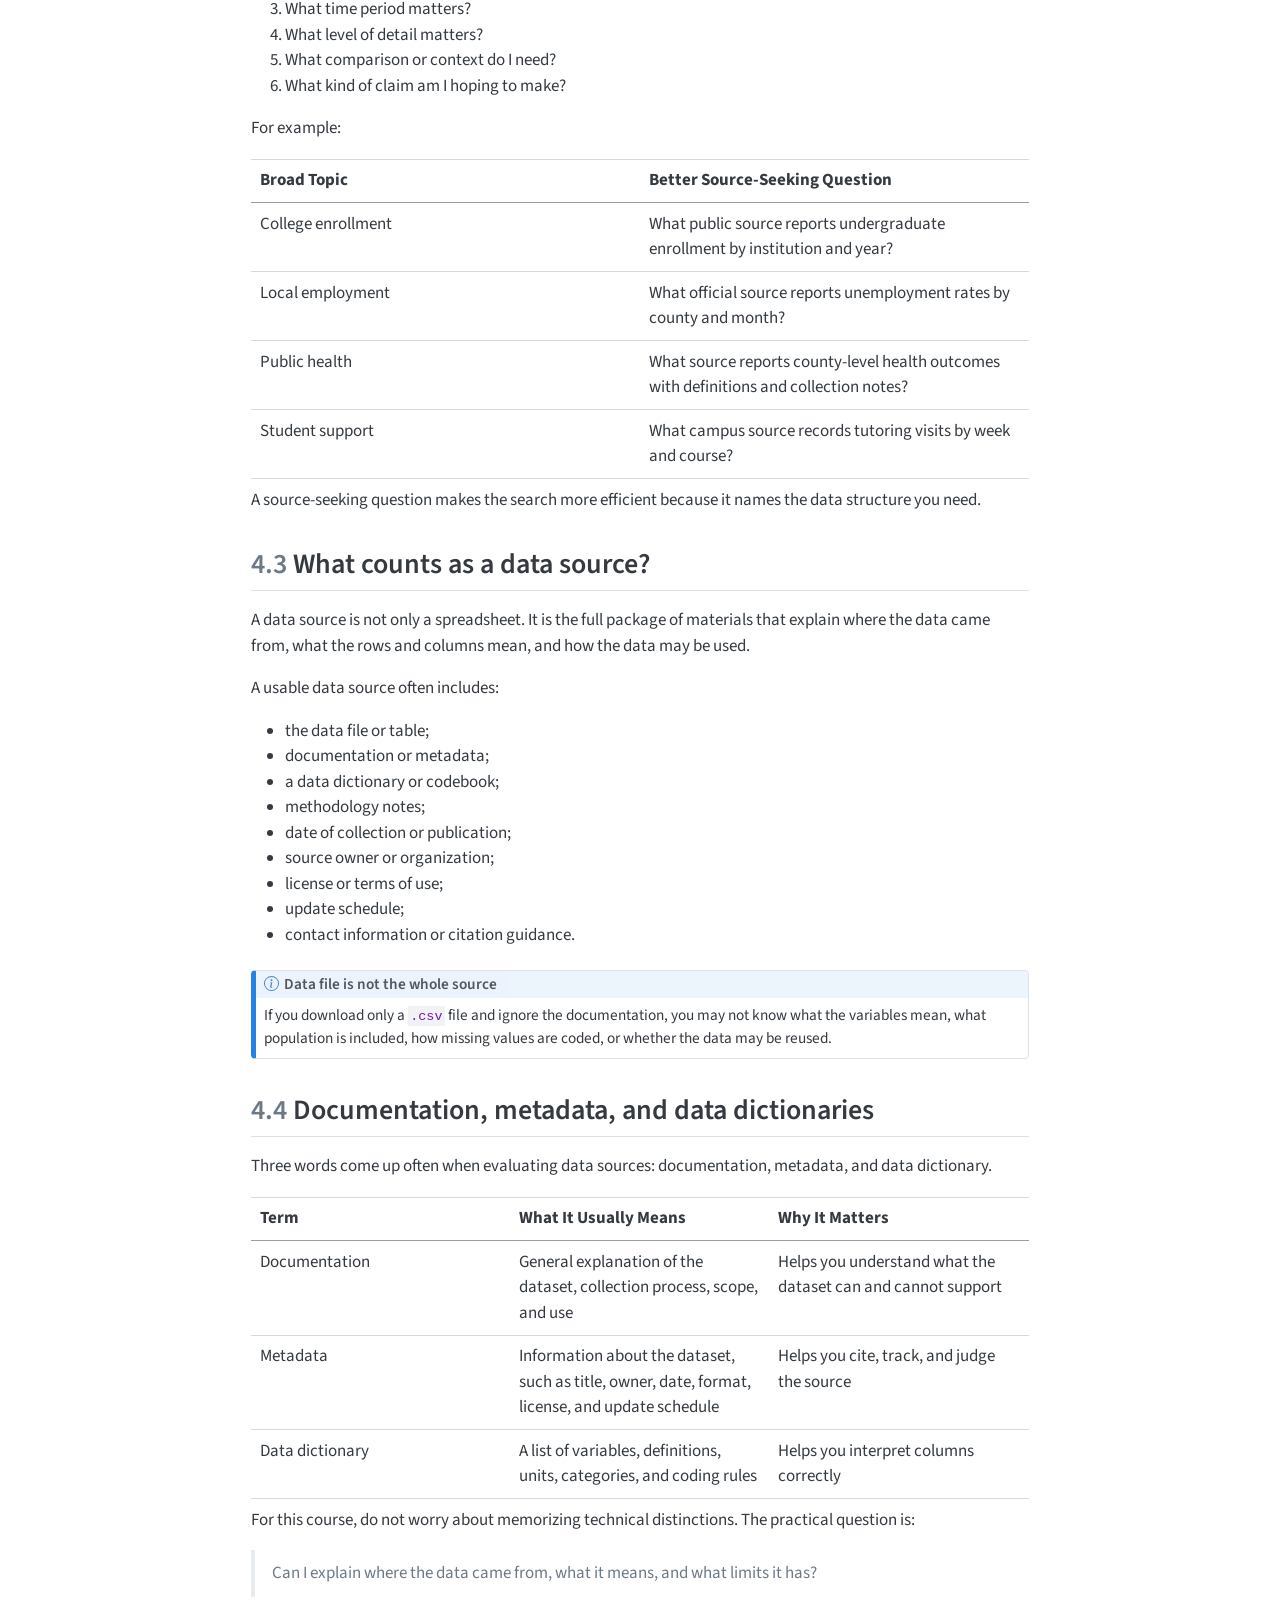
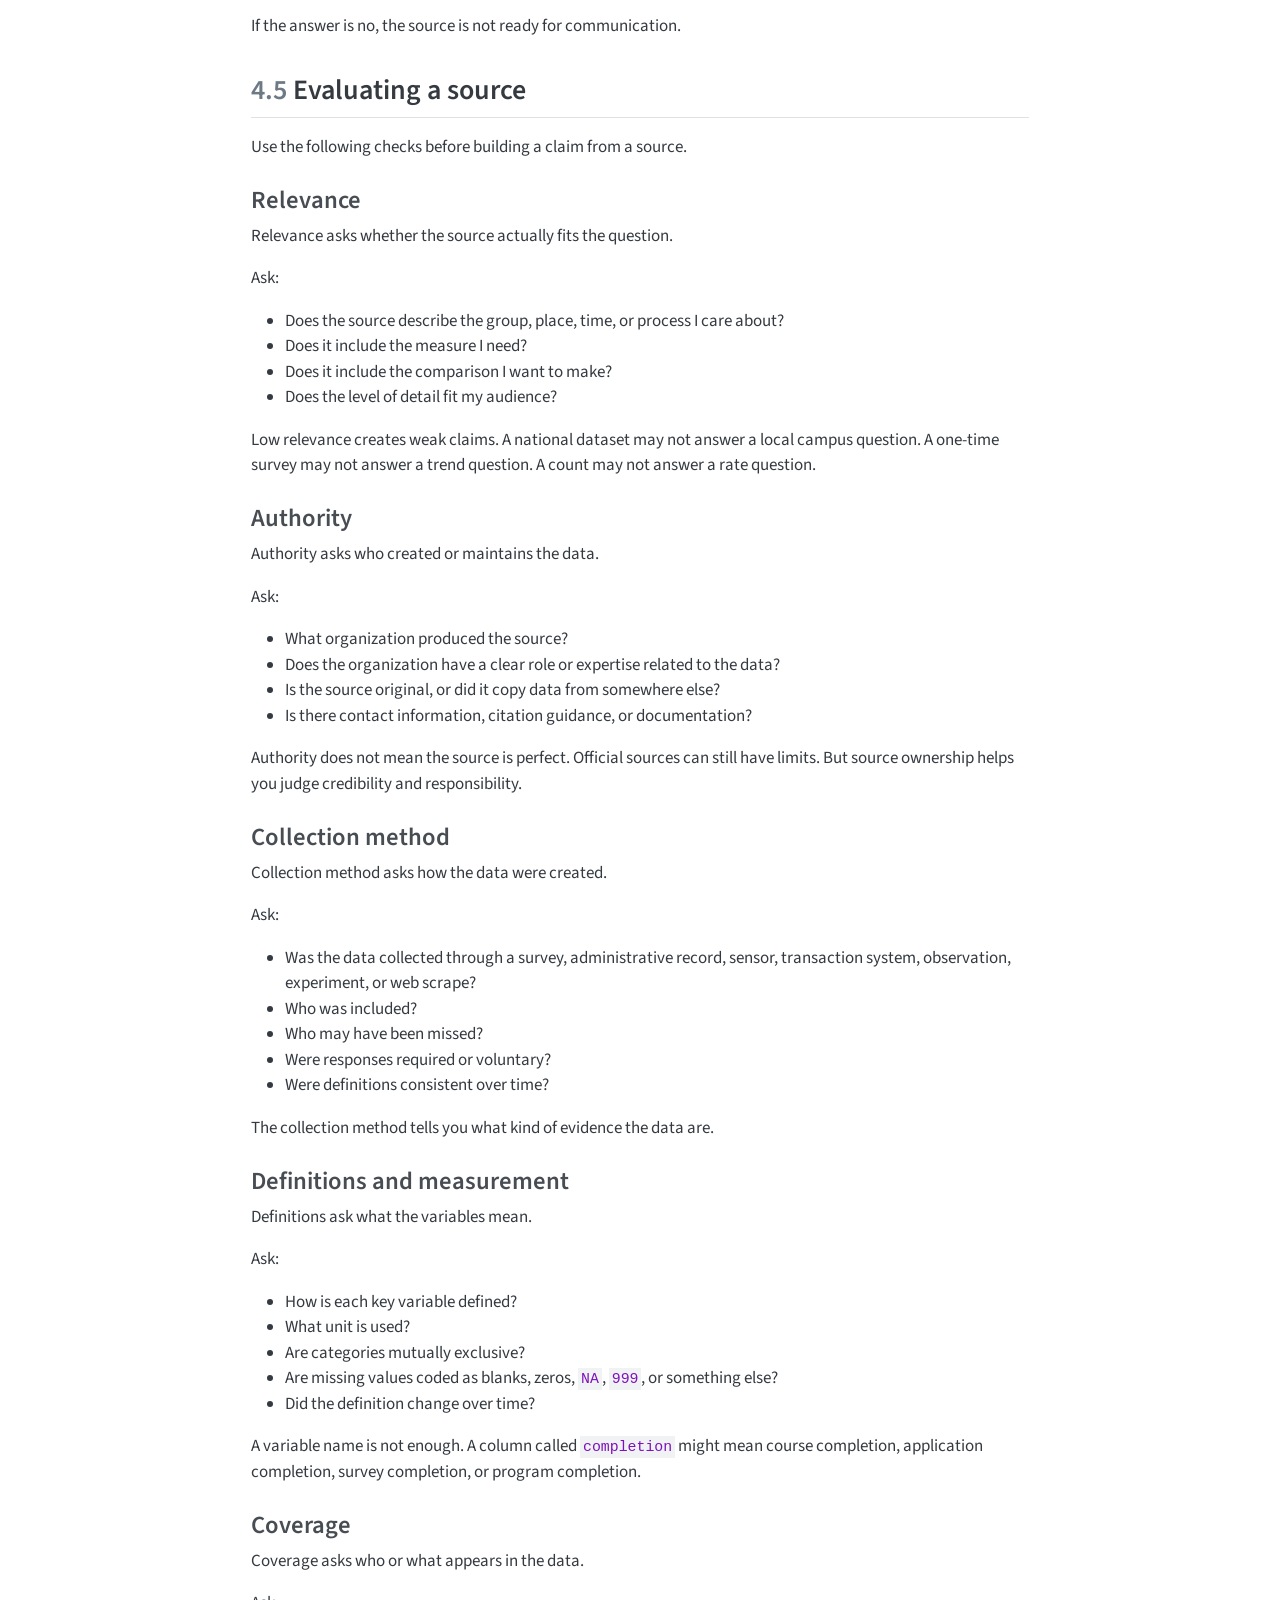
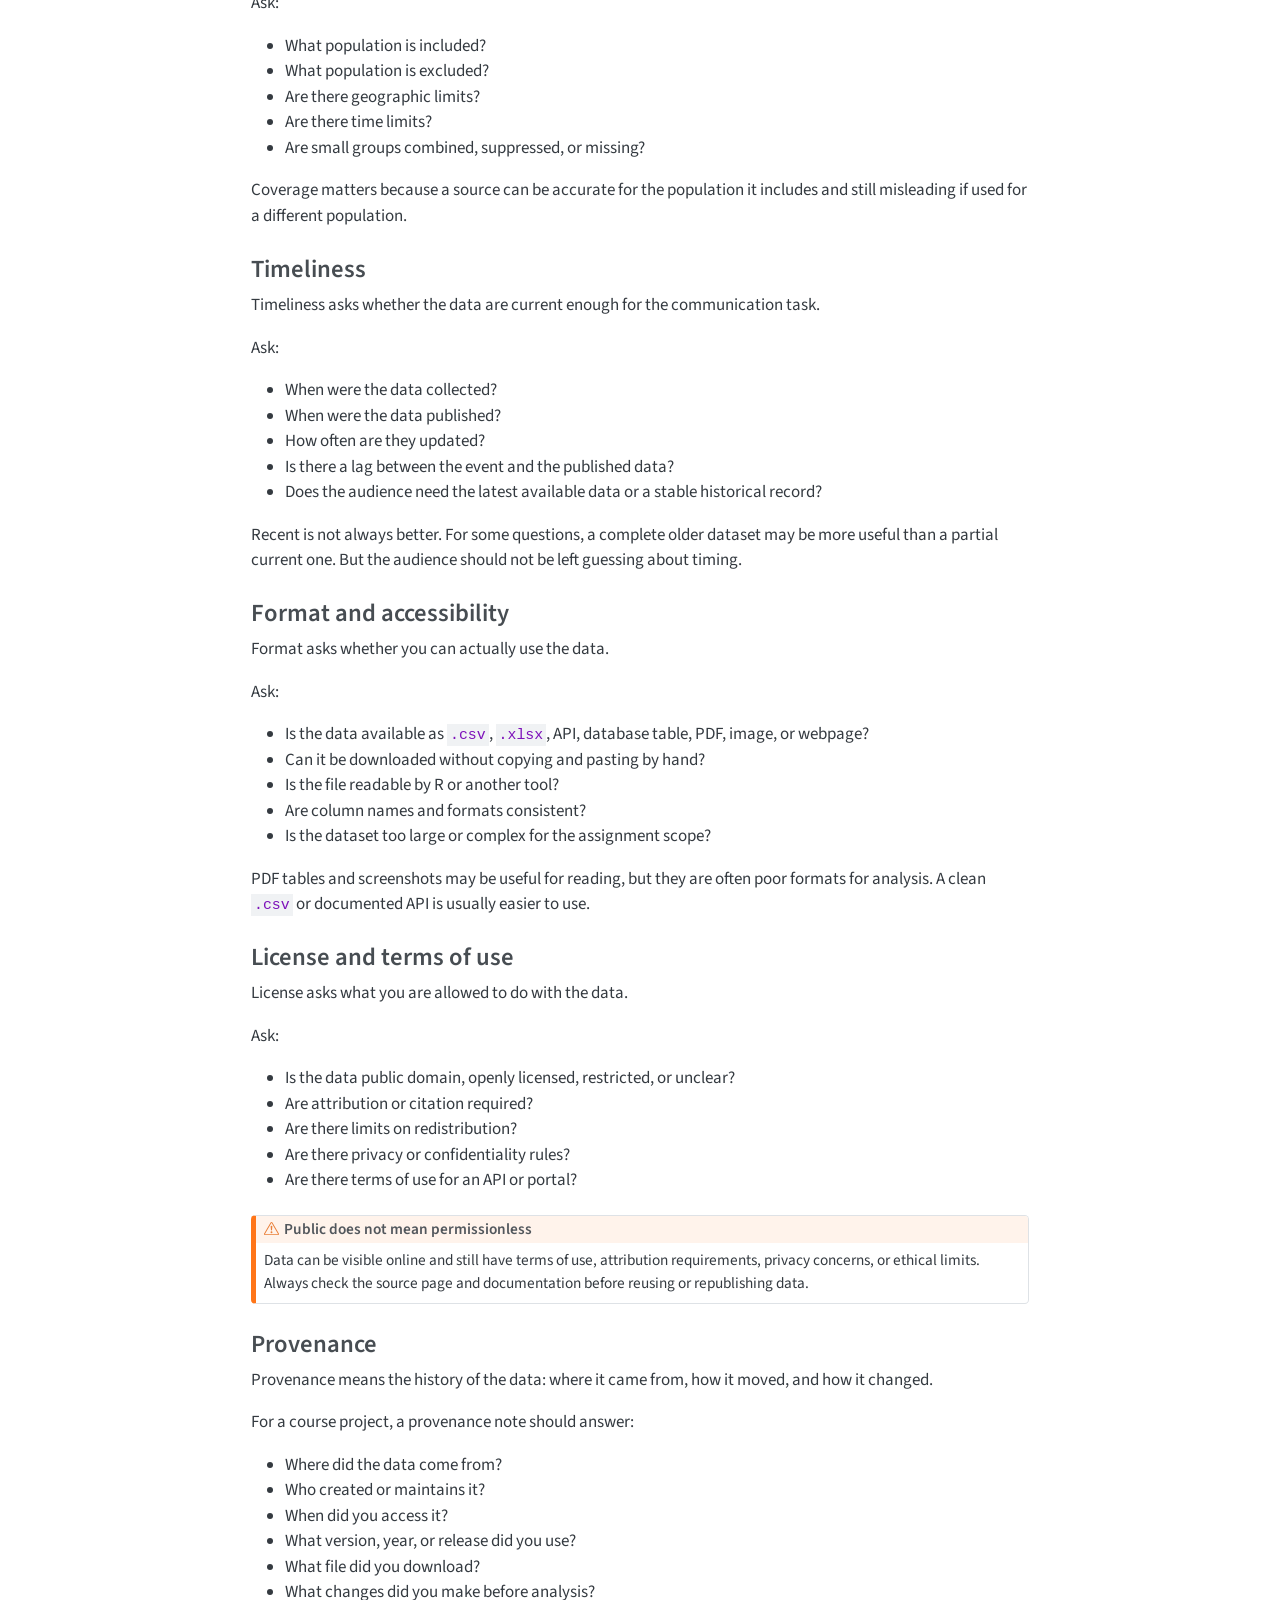
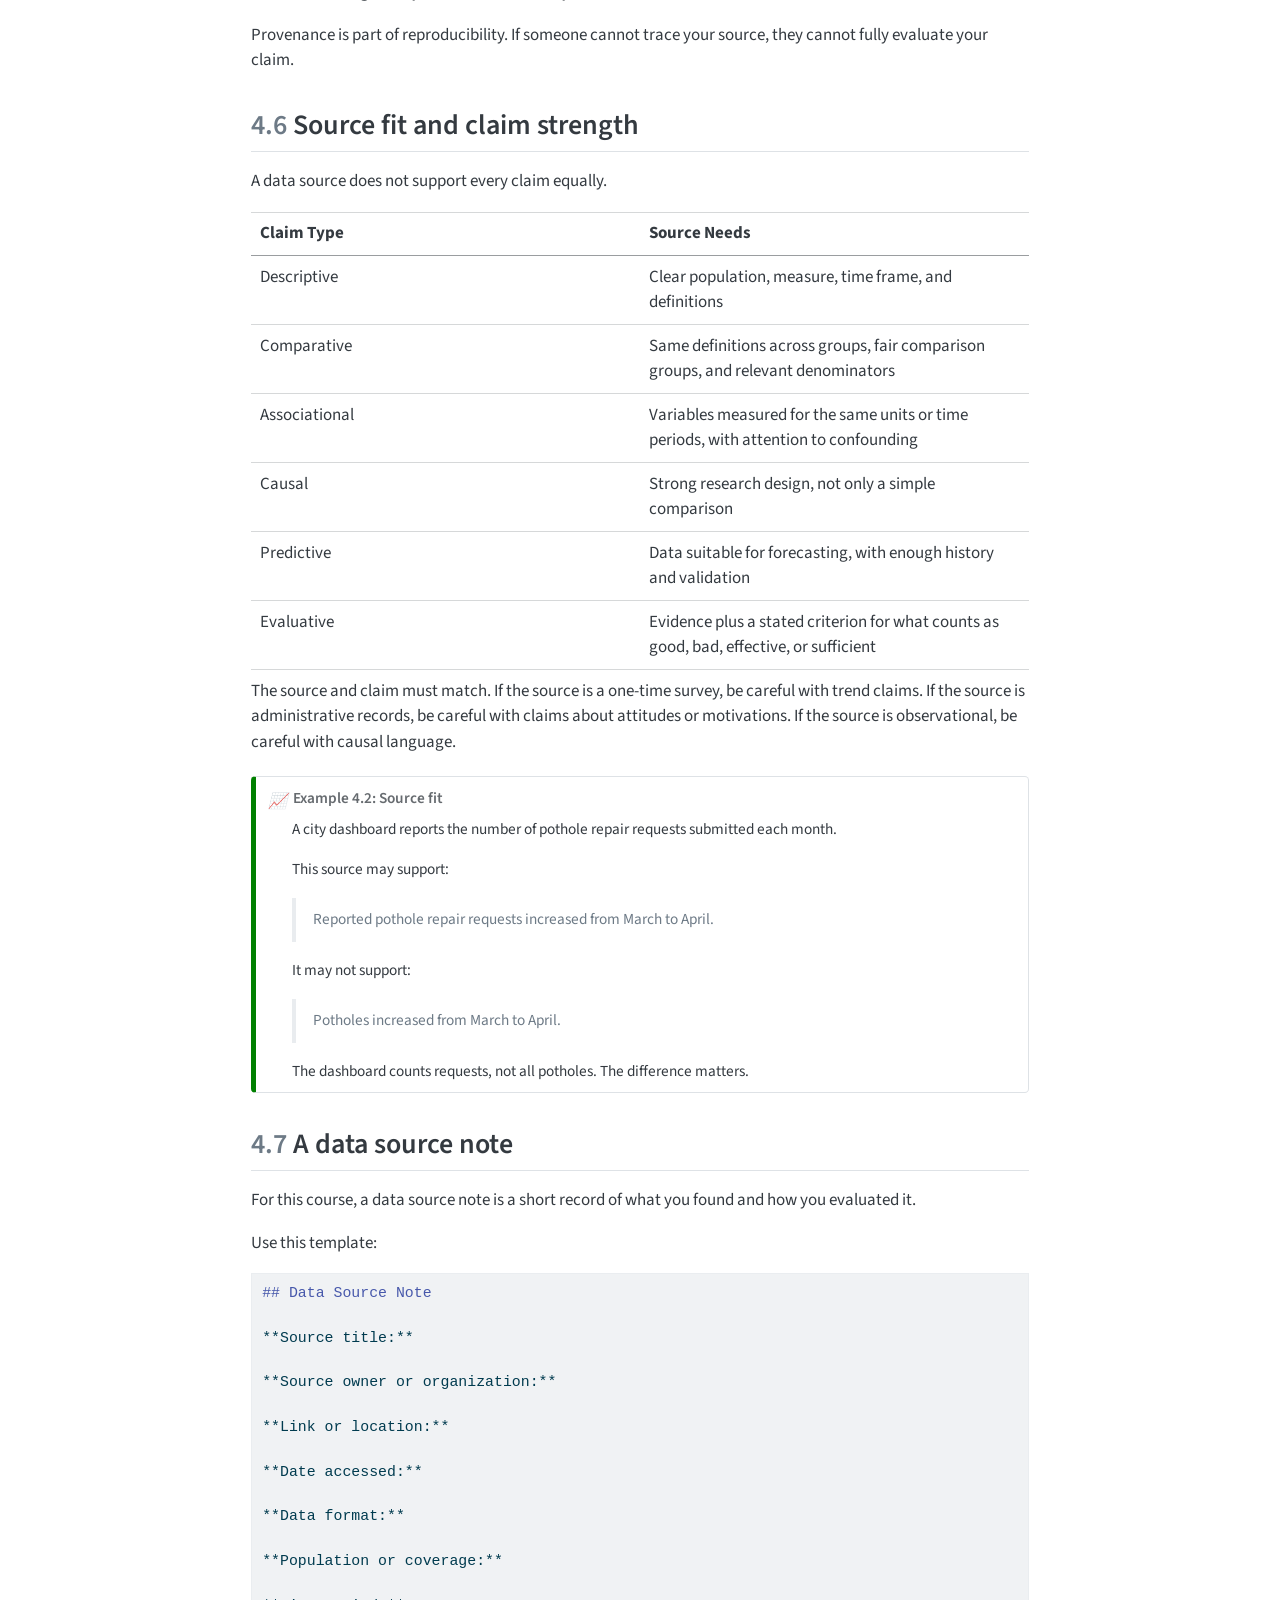
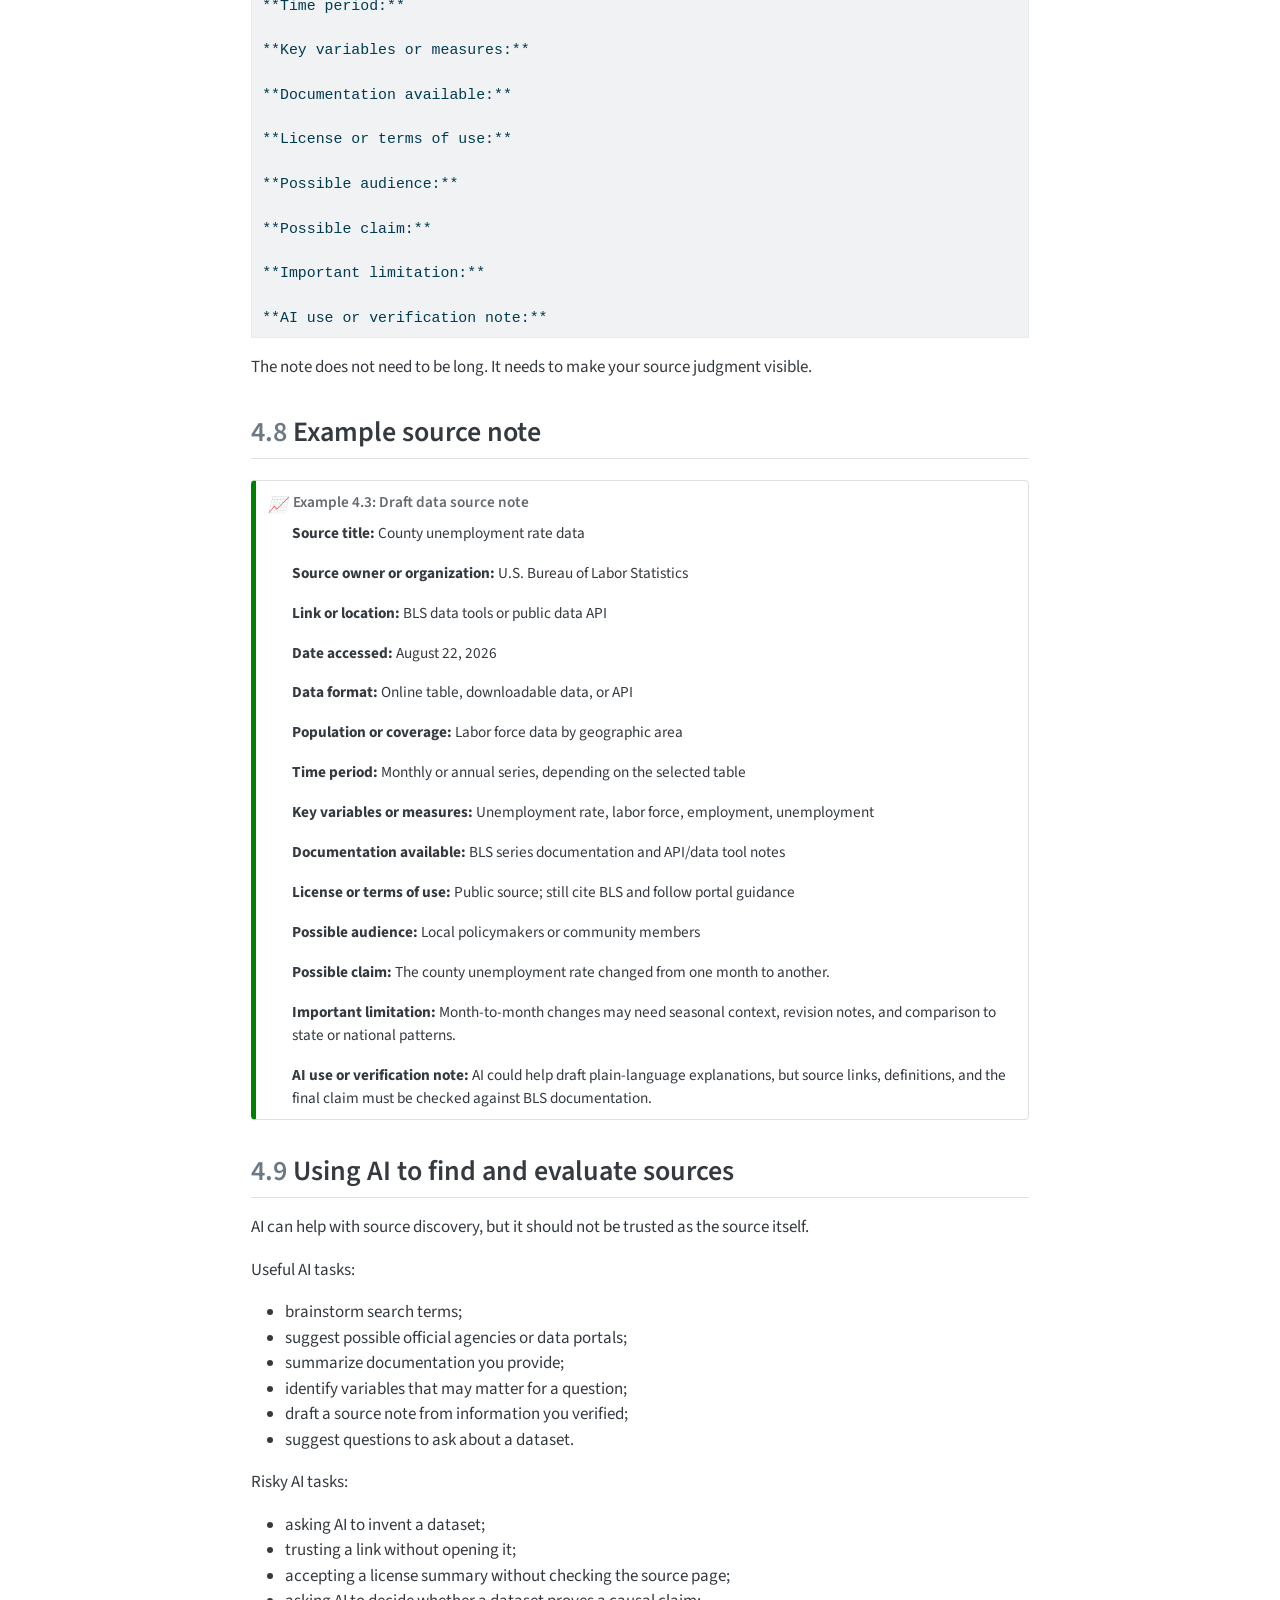
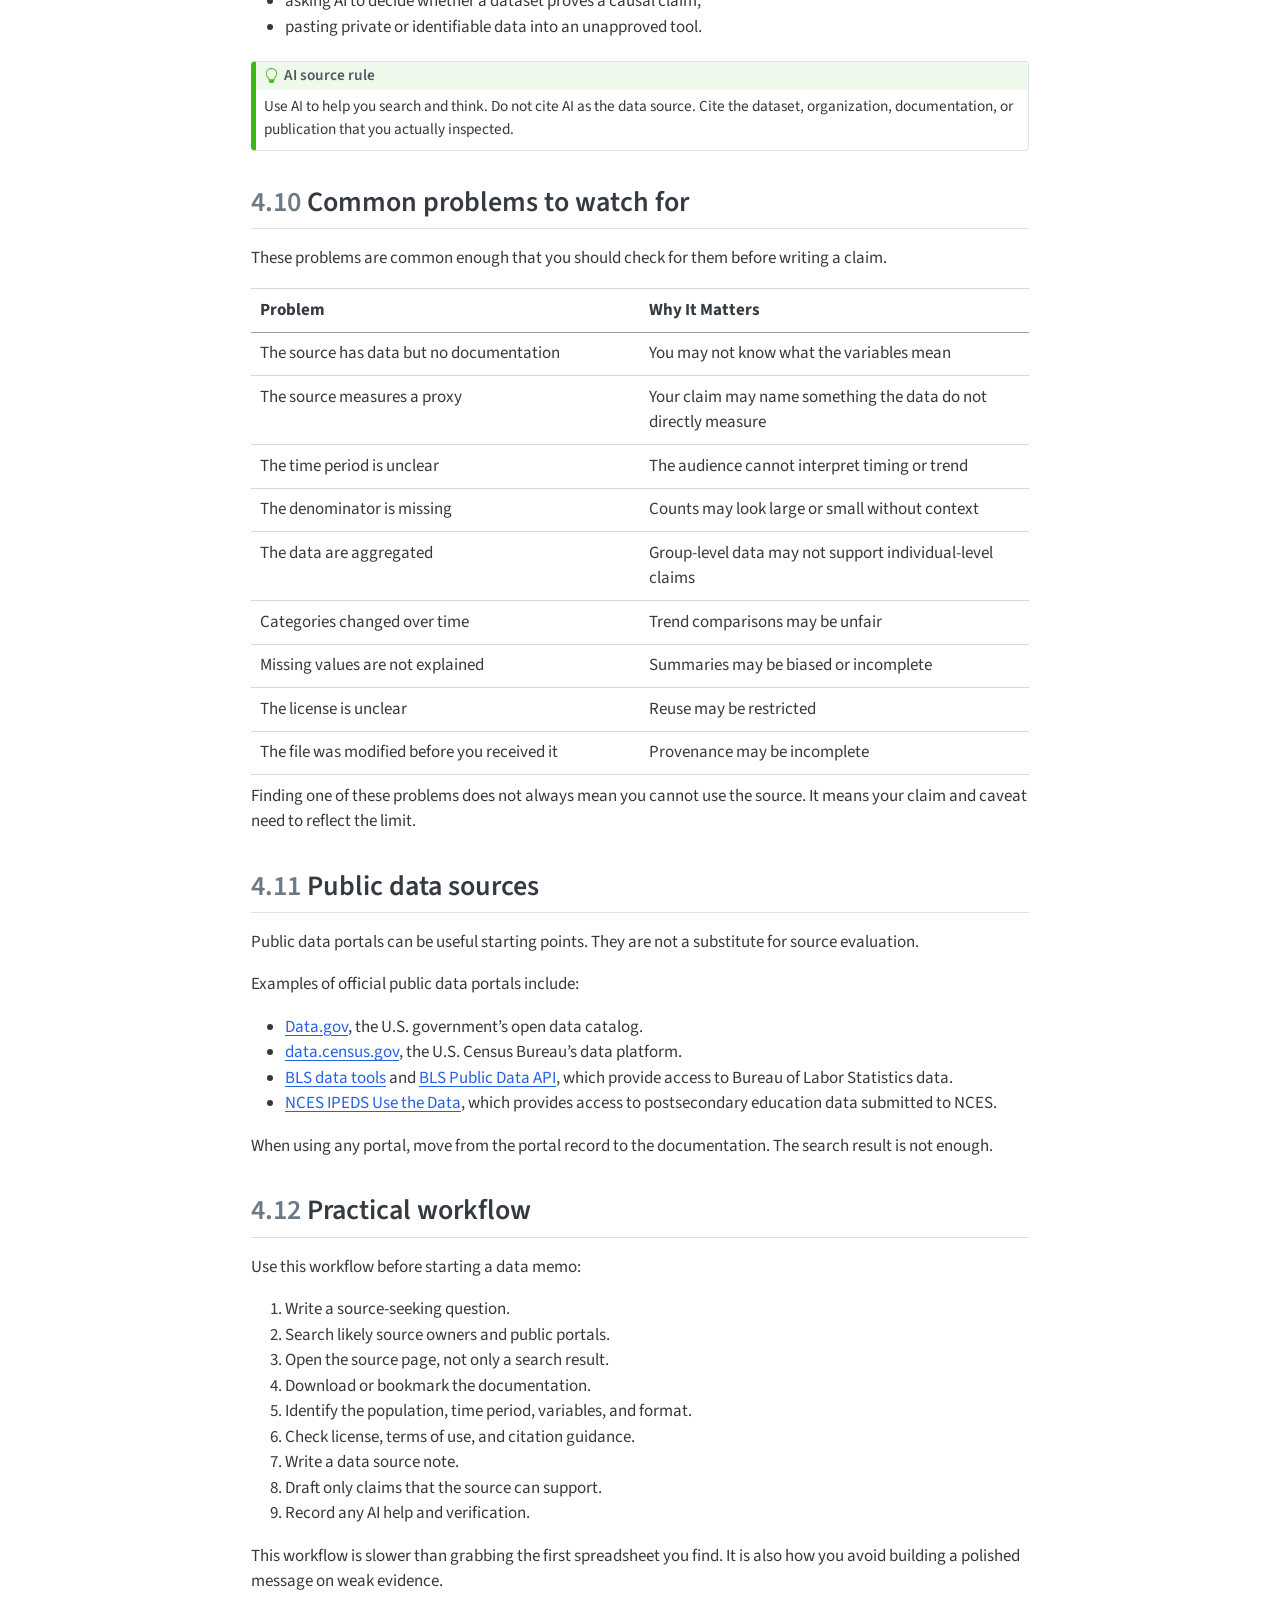
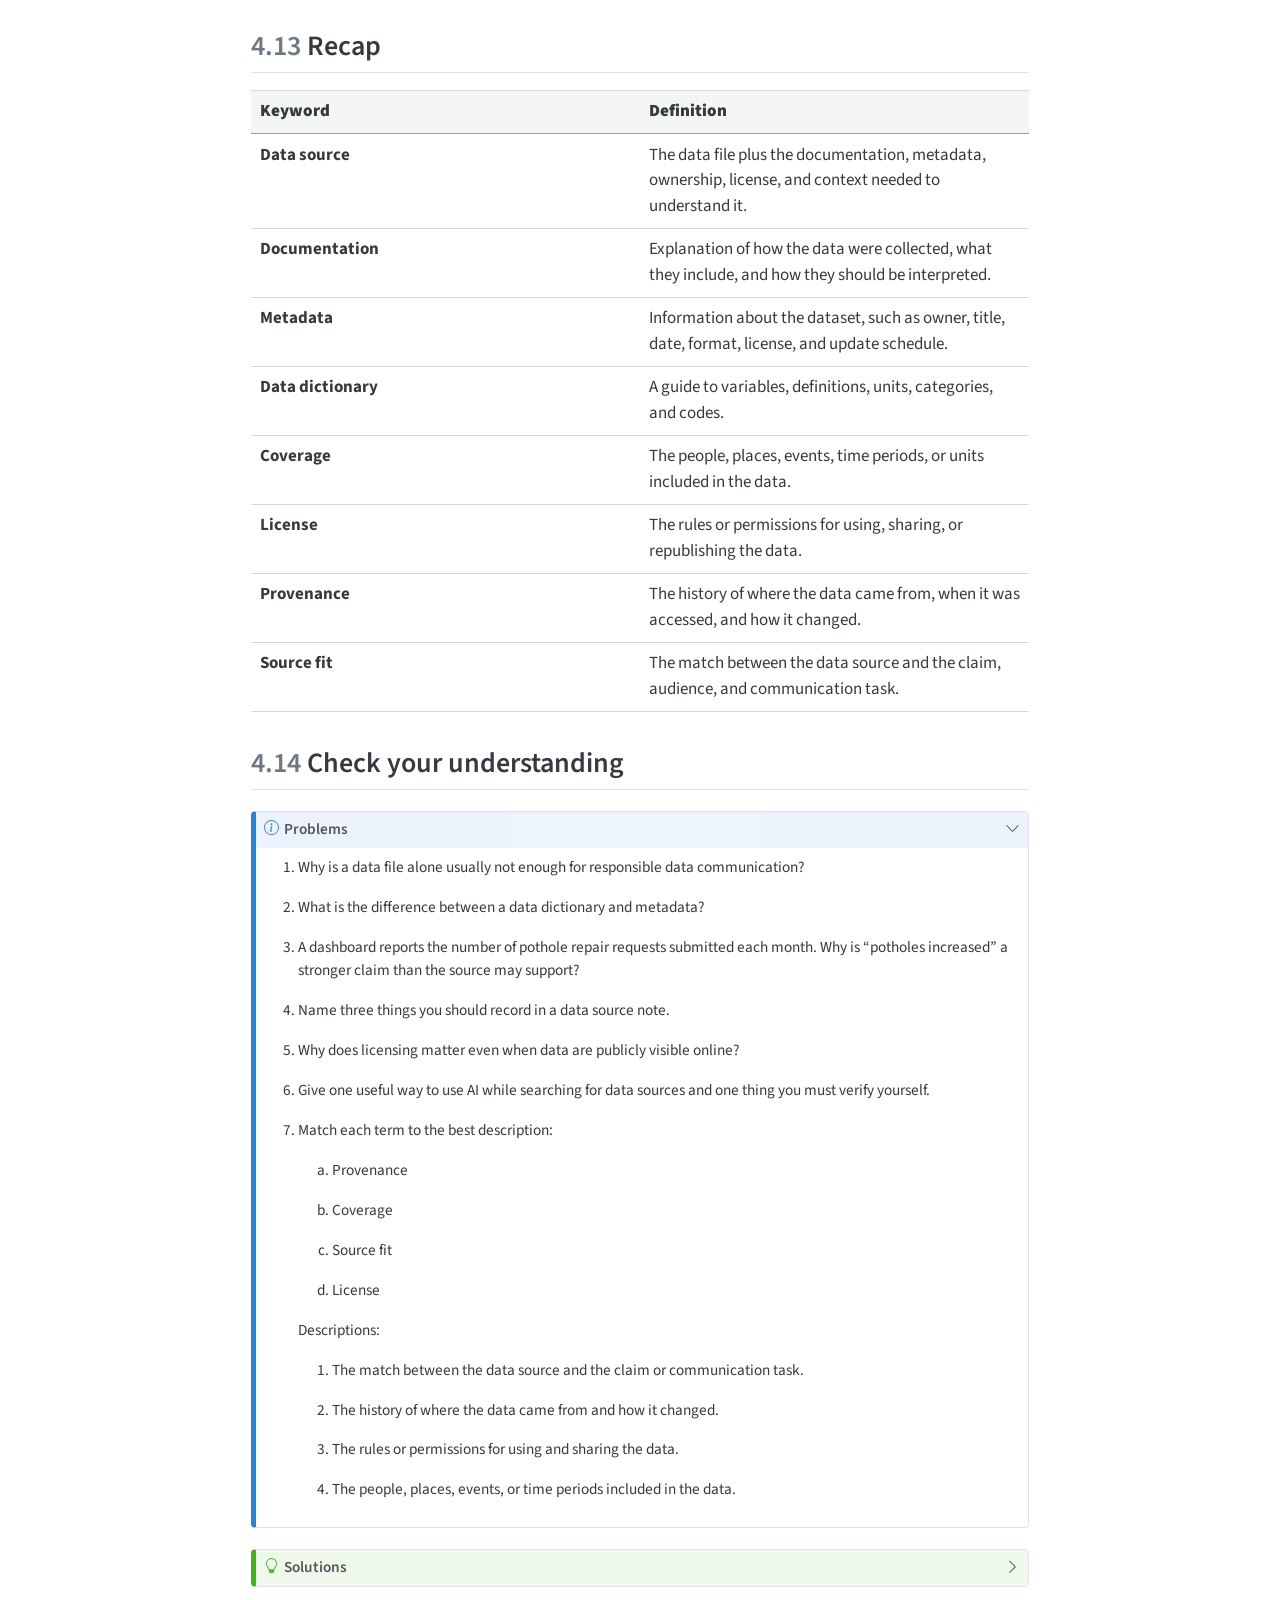
<file: docs/04.html>
<!DOCTYPE html>
<html xmlns="http://www.w3.org/1999/xhtml" lang="en" xml:lang="en"><head>

<meta charset="utf-8">
<meta name="generator" content="quarto-1.9.38">

<meta name="viewport" content="width=device-width, initial-scale=1.0, user-scalable=yes">


<title>4&nbsp; Finding and Evaluating Data Sources – STA 2310 Data Communication with AI</title>
<style>
/* Default styles provided by pandoc.
** See https://pandoc.org/MANUAL.html#variables-for-html for config info.
*/
code{white-space: pre-wrap;}
span.smallcaps{font-variant: small-caps;}
div.columns{display: flex; gap: min(4vw, 1.5em);}
div.column{flex: auto; overflow-x: auto;}
div.hanging-indent{margin-left: 1.5em; text-indent: -1.5em;}
ul.task-list{list-style: none;}
ul.task-list li input[type="checkbox"] {
  width: 0.8em;
  margin: 0 0.8em 0.2em -1em; /* quarto-specific, see https://github.com/quarto-dev/quarto-cli/issues/4556 */ 
  vertical-align: middle;
}
/* CSS for syntax highlighting */
html { -webkit-text-size-adjust: 100%; }
pre > code.sourceCode { white-space: pre; position: relative; }
pre > code.sourceCode > span { display: inline-block; line-height: 1.25; }
pre > code.sourceCode > span:empty { height: 1.2em; }
.sourceCode { overflow: visible; }
code.sourceCode > span { color: inherit; text-decoration: inherit; }
div.sourceCode { margin: 1em 0; }
pre.sourceCode { margin: 0; }
@media screen {
div.sourceCode { overflow: auto; }
}
@media print {
pre > code.sourceCode { white-space: pre-wrap; }
pre > code.sourceCode > span { text-indent: -5em; padding-left: 5em; }
}
pre.numberSource code
  { counter-reset: source-line 0; }
pre.numberSource code > span
  { position: relative; left: -4em; counter-increment: source-line; }
pre.numberSource code > span > a:first-child::before
  { content: counter(source-line);
    position: relative; left: -1em; text-align: right; vertical-align: baseline;
    border: none; display: inline-block;
    -webkit-touch-callout: none; -webkit-user-select: none;
    -khtml-user-select: none; -moz-user-select: none;
    -ms-user-select: none; user-select: none;
    padding: 0 4px; width: 4em;
  }
pre.numberSource { margin-left: 3em;  padding-left: 4px; }
div.sourceCode
  {   }
@media screen {
pre > code.sourceCode > span > a:first-child::before { text-decoration: underline; }
}
</style>


<script src="site_libs/quarto-nav/quarto-nav.js"></script>
<script src="site_libs/quarto-nav/headroom.min.js"></script>
<script src="site_libs/clipboard/clipboard.min.js"></script>
<script src="site_libs/quarto-search/autocomplete.umd.js"></script>
<script src="site_libs/quarto-search/fuse.min.js"></script>
<script src="site_libs/quarto-search/quarto-search.js"></script>
<meta name="quarto:offset" content="./">
<script src="site_libs/quarto-html/quarto.js" type="module"></script>
<script src="site_libs/quarto-html/tabsets/tabsets.js" type="module"></script>
<script src="site_libs/quarto-html/popper.min.js"></script>
<script src="site_libs/quarto-html/tippy.umd.min.js"></script>
<script src="site_libs/quarto-html/anchor.min.js"></script>
<link href="site_libs/quarto-html/tippy.css" rel="stylesheet">
<link href="site_libs/quarto-html/quarto-syntax-highlighting-15634bcf2e68342d4ad2dfa704d543f6.css" rel="stylesheet" id="quarto-text-highlighting-styles">
<script src="site_libs/bootstrap/bootstrap.min.js"></script>
<link href="site_libs/bootstrap/bootstrap-icons.css" rel="stylesheet">
<link href="site_libs/bootstrap/bootstrap-ac731d99f942368ec2047317e7e82b91.min.css" rel="stylesheet" append-hash="true" id="quarto-bootstrap" data-mode="light">
<script id="quarto-search-options" type="application/json">{
  "location": "sidebar",
  "copy-button": false,
  "collapse-after": 3,
  "panel-placement": "start",
  "type": "textbox",
  "limit": 50,
  "keyboard-shortcut": [
    "f",
    "/",
    "s"
  ],
  "show-item-context": false,
  "language": {
    "search-no-results-text": "No results",
    "search-matching-documents-text": "matching documents",
    "search-copy-link-title": "Copy link to search",
    "search-hide-matches-text": "Hide additional matches",
    "search-more-match-text": "more match in this document",
    "search-more-matches-text": "more matches in this document",
    "search-clear-button-title": "Clear",
    "search-text-placeholder": "",
    "search-detached-cancel-button-title": "Cancel",
    "search-submit-button-title": "Submit",
    "search-label": "Search"
  }
}</script>
<style type="text/css">
.sidebar .chapter-number {
color: #FFB81c;
}
.center-panel.quarto-layout-panel {
justify-content: center;
column-gap: 1rem;
}
</style>
<style>
div.callout-example.callout {
  border-left-color: #008000;
}
div.callout-example.callout-style-default > .callout-header {
  background-color: rgba(0, 128, 0, 0.13);
}
div.callout-example .callout-toggle::before {  background-image: url('data:image/svg+xml,<svg xmlns="http://www.w3.org/2000/svg" width="16" height="16" fill="rgb(33, 37, 41)" class="bi bi-chevron-down" viewBox="0 0 16 16"><path fill-rule="evenodd" d="M1.646 4.646a.5.5 0 0 1 .708 0L8 10.293l5.646-5.647a.5.5 0 0 1 .708.708l-6 6a.5.5 0 0 1-.708 0l-6-6a.5.5 0 0 1 0-.708z"/></svg>');}
div.callout-example.callout-style-default .callout-icon::before, div.callout-example.callout-titled .callout-icon::before {
  content: '📈';
  background-image: none;
}
</style>


<link rel="stylesheet" href="styles.css">
</head>

<body class="nav-sidebar docked quarto-light">

<div id="quarto-search-results"></div>
  <header id="quarto-header" class="headroom fixed-top">
  <nav class="quarto-secondary-nav">
    <div class="container-fluid d-flex">
      <button type="button" class="quarto-btn-toggle btn" data-bs-toggle="collapse" role="button" data-bs-target=".quarto-sidebar-collapse-item" aria-controls="quarto-sidebar" aria-expanded="false" aria-label="Toggle sidebar navigation" onclick="if (window.quartoToggleHeadroom) { window.quartoToggleHeadroom(); }">
        <i class="bi bi-layout-text-sidebar-reverse"></i>
      </button>
        <nav class="quarto-page-breadcrumbs" aria-label="breadcrumb"><ol class="breadcrumb"><li class="breadcrumb-item"><a href="./04.html"><span class="chapter-number">4</span>&nbsp; <span class="chapter-title">Finding and Evaluating Data Sources</span></a></li></ol></nav>
        <a class="flex-grow-1" role="navigation" data-bs-toggle="collapse" data-bs-target=".quarto-sidebar-collapse-item" aria-controls="quarto-sidebar" aria-expanded="false" aria-label="Toggle sidebar navigation" onclick="if (window.quartoToggleHeadroom) { window.quartoToggleHeadroom(); }">      
        </a>
      <button type="button" class="btn quarto-search-button" aria-label="Search" onclick="window.quartoOpenSearch();">
        <i class="bi bi-search"></i>
      </button>
    </div>
  </nav>
</header>
<!-- content -->
<div id="quarto-content" class="quarto-container page-columns page-rows-contents page-layout-article">
<!-- sidebar -->
  <nav id="quarto-sidebar" class="sidebar collapse collapse-horizontal quarto-sidebar-collapse-item sidebar-navigation docked overflow-auto">
    <div class="pt-lg-2 mt-2 text-left sidebar-header">
    <div class="sidebar-title mb-0 py-0">
      <a href="./"></a> 
        <div class="sidebar-tools-main">
  <a href="" class="quarto-reader-toggle quarto-navigation-tool px-1" onclick="window.quartoToggleReader(); return false;" title="Toggle reader mode">
  <div class="quarto-reader-toggle-btn">
  <i class="bi"></i>
  </div>
</a>
</div>
    </div>
      </div>
        <div class="mt-2 flex-shrink-0 align-items-center">
        <div class="sidebar-search">
        <div id="quarto-search" class="" title="Search"></div>
        </div>
        </div>
    <div class="sidebar-menu-container"> 
    <ul class="list-unstyled mt-1">
        <li class="sidebar-item">
  <div class="sidebar-item-container"> 
  <a href="./index.html" class="sidebar-item-text sidebar-link">
 <span class="menu-text">Introduction</span></a>
  </div>
</li>
        <li class="sidebar-item">
  <div class="sidebar-item-container"> 
  <a href="./01.html" class="sidebar-item-text sidebar-link">
 <span class="menu-text"><span class="chapter-number">1</span>&nbsp; <span class="chapter-title">What Is Data Communication with AI?</span></span></a>
  </div>
</li>
        <li class="sidebar-item">
  <div class="sidebar-item-container"> 
  <a href="./02.html" class="sidebar-item-text sidebar-link">
 <span class="menu-text"><span class="chapter-number">2</span>&nbsp; <span class="chapter-title">Audience, Claims, Evidence, and AI Boundaries</span></span></a>
  </div>
</li>
        <li class="sidebar-item">
  <div class="sidebar-item-container"> 
  <a href="./03.html" class="sidebar-item-text sidebar-link">
 <span class="menu-text"><span class="chapter-number">3</span>&nbsp; <span class="chapter-title">Getting Started with Quarto in RStudio</span></span></a>
  </div>
</li>
        <li class="sidebar-item">
  <div class="sidebar-item-container"> 
  <a href="./04.html" class="sidebar-item-text sidebar-link active">
 <span class="menu-text"><span class="chapter-number">4</span>&nbsp; <span class="chapter-title">Finding and Evaluating Data Sources</span></span></a>
  </div>
</li>
        <li class="sidebar-item">
  <div class="sidebar-item-container"> 
  <a href="./05.html" class="sidebar-item-text sidebar-link">
 <span class="menu-text"><span class="chapter-number">5</span>&nbsp; <span class="chapter-title">Data Dictionaries and Variable Meaning</span></span></a>
  </div>
</li>
        <li class="sidebar-item">
  <div class="sidebar-item-container"> 
  <a href="./06.html" class="sidebar-item-text sidebar-link">
 <span class="menu-text"><span class="chapter-number">6</span>&nbsp; <span class="chapter-title">Cleaning for Communication</span></span></a>
  </div>
</li>
        <li class="sidebar-item">
  <div class="sidebar-item-container"> 
  <a href="./07.html" class="sidebar-item-text sidebar-link">
 <span class="menu-text"><span class="chapter-number">7</span>&nbsp; <span class="chapter-title">Descriptive Summaries</span></span></a>
  </div>
</li>
        <li class="sidebar-item">
  <div class="sidebar-item-container"> 
  <a href="./08.html" class="sidebar-item-text sidebar-link">
 <span class="menu-text"><span class="chapter-number">8</span>&nbsp; <span class="chapter-title">Context for Comparison</span></span></a>
  </div>
</li>
        <li class="sidebar-item">
  <div class="sidebar-item-container"> 
  <a href="./09.html" class="sidebar-item-text sidebar-link">
 <span class="menu-text"><span class="chapter-number">9</span>&nbsp; <span class="chapter-title">Planning Mini-Project 1</span></span></a>
  </div>
</li>
        <li class="sidebar-item">
  <div class="sidebar-item-container"> 
  <a href="./10.html" class="sidebar-item-text sidebar-link">
 <span class="menu-text"><span class="chapter-number">10</span>&nbsp; <span class="chapter-title">Drafting Mini-Project 1</span></span></a>
  </div>
</li>
        <li class="sidebar-item">
  <div class="sidebar-item-container"> 
  <a href="./11.html" class="sidebar-item-text sidebar-link">
 <span class="menu-text"><span class="chapter-number">11</span>&nbsp; <span class="chapter-title">Reviewing and Revising Mini-Project 1</span></span></a>
  </div>
</li>
        <li class="sidebar-item">
  <div class="sidebar-item-container"> 
  <a href="./12.html" class="sidebar-item-text sidebar-link">
 <span class="menu-text"><span class="chapter-number">12</span>&nbsp; <span class="chapter-title">Choosing a chart</span></span></a>
  </div>
</li>
    </ul>
    </div>
</nav>
<div id="quarto-sidebar-glass" class="quarto-sidebar-collapse-item" data-bs-toggle="collapse" data-bs-target=".quarto-sidebar-collapse-item"></div>
<!-- margin-sidebar -->
    <div id="quarto-margin-sidebar" class="sidebar margin-sidebar">
        <nav id="TOC" role="doc-toc" class="toc-active">
    <h2 id="toc-title">Table of contents</h2>
   
  <ul>
  <li><a href="#why-source-choice-matters" id="toc-why-source-choice-matters" class="nav-link active" data-scroll-target="#why-source-choice-matters"><span class="header-section-number">4.1</span> Why source choice matters</a></li>
  <li><a href="#start-with-a-source-seeking-question" id="toc-start-with-a-source-seeking-question" class="nav-link" data-scroll-target="#start-with-a-source-seeking-question"><span class="header-section-number">4.2</span> Start with a source-seeking question</a></li>
  <li><a href="#what-counts-as-a-data-source" id="toc-what-counts-as-a-data-source" class="nav-link" data-scroll-target="#what-counts-as-a-data-source"><span class="header-section-number">4.3</span> What counts as a data source?</a></li>
  <li><a href="#documentation-metadata-and-data-dictionaries" id="toc-documentation-metadata-and-data-dictionaries" class="nav-link" data-scroll-target="#documentation-metadata-and-data-dictionaries"><span class="header-section-number">4.4</span> Documentation, metadata, and data dictionaries</a></li>
  <li><a href="#evaluating-a-source" id="toc-evaluating-a-source" class="nav-link" data-scroll-target="#evaluating-a-source"><span class="header-section-number">4.5</span> Evaluating a source</a>
  <ul class="collapse">
  <li><a href="#relevance" id="toc-relevance" class="nav-link" data-scroll-target="#relevance">Relevance</a></li>
  <li><a href="#authority" id="toc-authority" class="nav-link" data-scroll-target="#authority">Authority</a></li>
  <li><a href="#collection-method" id="toc-collection-method" class="nav-link" data-scroll-target="#collection-method">Collection method</a></li>
  <li><a href="#definitions-and-measurement" id="toc-definitions-and-measurement" class="nav-link" data-scroll-target="#definitions-and-measurement">Definitions and measurement</a></li>
  <li><a href="#coverage" id="toc-coverage" class="nav-link" data-scroll-target="#coverage">Coverage</a></li>
  <li><a href="#timeliness" id="toc-timeliness" class="nav-link" data-scroll-target="#timeliness">Timeliness</a></li>
  <li><a href="#format-and-accessibility" id="toc-format-and-accessibility" class="nav-link" data-scroll-target="#format-and-accessibility">Format and accessibility</a></li>
  <li><a href="#license-and-terms-of-use" id="toc-license-and-terms-of-use" class="nav-link" data-scroll-target="#license-and-terms-of-use">License and terms of use</a></li>
  <li><a href="#provenance" id="toc-provenance" class="nav-link" data-scroll-target="#provenance">Provenance</a></li>
  </ul></li>
  <li><a href="#source-fit-and-claim-strength" id="toc-source-fit-and-claim-strength" class="nav-link" data-scroll-target="#source-fit-and-claim-strength"><span class="header-section-number">4.6</span> Source fit and claim strength</a></li>
  <li><a href="#a-data-source-note" id="toc-a-data-source-note" class="nav-link" data-scroll-target="#a-data-source-note"><span class="header-section-number">4.7</span> A data source note</a></li>
  <li><a href="#example-source-note" id="toc-example-source-note" class="nav-link" data-scroll-target="#example-source-note"><span class="header-section-number">4.8</span> Example source note</a></li>
  <li><a href="#using-ai-to-find-and-evaluate-sources" id="toc-using-ai-to-find-and-evaluate-sources" class="nav-link" data-scroll-target="#using-ai-to-find-and-evaluate-sources"><span class="header-section-number">4.9</span> Using AI to find and evaluate sources</a></li>
  <li><a href="#common-problems-to-watch-for" id="toc-common-problems-to-watch-for" class="nav-link" data-scroll-target="#common-problems-to-watch-for"><span class="header-section-number">4.10</span> Common problems to watch for</a></li>
  <li><a href="#public-data-sources" id="toc-public-data-sources" class="nav-link" data-scroll-target="#public-data-sources"><span class="header-section-number">4.11</span> Public data sources</a></li>
  <li><a href="#practical-workflow" id="toc-practical-workflow" class="nav-link" data-scroll-target="#practical-workflow"><span class="header-section-number">4.12</span> Practical workflow</a></li>
  <li><a href="#recap" id="toc-recap" class="nav-link" data-scroll-target="#recap"><span class="header-section-number">4.13</span> Recap</a></li>
  <li><a href="#check-your-understanding" id="toc-check-your-understanding" class="nav-link" data-scroll-target="#check-your-understanding"><span class="header-section-number">4.14</span> Check your understanding</a></li>
  </ul>
</nav>
    </div>
<!-- main -->
<main class="content" id="quarto-document-content">

<header id="title-block-header" class="quarto-title-block default">
<div class="quarto-title">
<h1 class="title"><span class="chapter-number">4</span>&nbsp; <span class="chapter-title">Finding and Evaluating Data Sources</span></h1>
</div>



<div class="quarto-title-meta">

    
  
    
  </div>
  


</header>


<p>Before you can communicate with data, you need data worth communicating from.</p>
<p>This sounds obvious, but it is one of the easiest places to make a mistake. A polished chart can hide a weak source. A fluent paragraph can overstate what a dataset actually measures. An AI tool can suggest a dataset that sounds real but does not exist, or summarize a source in a way that skips the most important limitation.</p>
<p>In this chapter, we focus on how to find and evaluate data sources before building a memo, graph, dashboard, or report. The goal is not to find the largest dataset. The goal is to find a source that fits the question, audience, claim, and ethical responsibilities of the communication task.</p>
<section id="why-source-choice-matters" class="level2" data-number="4.1">
<h2 data-number="4.1" class="anchored" data-anchor-id="why-source-choice-matters"><span class="header-section-number">4.1</span> Why source choice matters</h2>
<p>A data source shapes what can be claimed.</p>
<p>Suppose you want to communicate about student success. Different sources support different claims:</p>
<table class="caption-top table">
<colgroup>
<col style="width: 33%">
<col style="width: 33%">
<col style="width: 33%">
</colgroup>
<thead>
<tr class="header">
<th>Source</th>
<th>What It Might Support</th>
<th>What It May Not Support</th>
</tr>
</thead>
<tbody>
<tr class="odd">
<td>Tutoring center visit logs</td>
<td>Patterns in tutoring use</td>
<td>Whether tutoring caused better grades</td>
</tr>
<tr class="even">
<td>End-of-course survey</td>
<td>Student perceptions</td>
<td>Actual learning gains</td>
</tr>
<tr class="odd">
<td>Registrar course records</td>
<td>Enrollment, grades, completion</td>
<td>Why students struggled or succeeded</td>
</tr>
<tr class="even">
<td>Interviews with students</td>
<td>Lived experiences and explanations</td>
<td>Campus-wide percentages</td>
</tr>
<tr class="odd">
<td>National education dataset</td>
<td>Broad comparisons across institutions</td>
<td>Details about one local program</td>
</tr>
</tbody>
</table>
<p>The source does not just provide numbers. It defines the population, time frame, variables, categories, and limits of the evidence.</p>
<div class="callout callout-style-simple callout-example callout-titled">
<div class="callout-header d-flex align-content-center">
<div class="callout-icon-container">
<i class="callout-icon"></i>
</div>
<div class="callout-title-container flex-fill">
<span class="screen-reader-only">Example</span>Example 4.1: Same topic, different source
</div>
</div>
<div class="callout-body-container callout-body">
<p>Topic: student food insecurity.</p>
<p>A campus survey may help answer:</p>
<blockquote class="blockquote">
<p>What percentage of surveyed students reported worrying about food access this semester?</p>
</blockquote>
<p>A dining hall transaction dataset may help answer:</p>
<blockquote class="blockquote">
<p>How often are meal plan swipes used during each week of the semester?</p>
</blockquote>
<p>A local food pantry record may help answer:</p>
<blockquote class="blockquote">
<p>How many pantry visits occurred each month?</p>
</blockquote>
<p>These are related questions, but they are not interchangeable. The survey, dining hall data, and pantry records measure different things.</p>
</div>
</div>
</section>
<section id="start-with-a-source-seeking-question" class="level2" data-number="4.2">
<h2 data-number="4.2" class="anchored" data-anchor-id="start-with-a-source-seeking-question"><span class="header-section-number">4.2</span> Start with a source-seeking question</h2>
<p>Do not start with “I need a dataset about education” or “I need data about health.” Those topics are too broad.</p>
<p>Start with a source-seeking question:</p>
<ol type="1">
<li>Who or what should the data describe?</li>
<li>What measure do I need?</li>
<li>What time period matters?</li>
<li>What level of detail matters?</li>
<li>What comparison or context do I need?</li>
<li>What kind of claim am I hoping to make?</li>
</ol>
<p>For example:</p>
<table class="caption-top table">
<colgroup>
<col style="width: 50%">
<col style="width: 50%">
</colgroup>
<thead>
<tr class="header">
<th>Broad Topic</th>
<th>Better Source-Seeking Question</th>
</tr>
</thead>
<tbody>
<tr class="odd">
<td>College enrollment</td>
<td>What public source reports undergraduate enrollment by institution and year?</td>
</tr>
<tr class="even">
<td>Local employment</td>
<td>What official source reports unemployment rates by county and month?</td>
</tr>
<tr class="odd">
<td>Public health</td>
<td>What source reports county-level health outcomes with definitions and collection notes?</td>
</tr>
<tr class="even">
<td>Student support</td>
<td>What campus source records tutoring visits by week and course?</td>
</tr>
</tbody>
</table>
<p>A source-seeking question makes the search more efficient because it names the data structure you need.</p>
</section>
<section id="what-counts-as-a-data-source" class="level2" data-number="4.3">
<h2 data-number="4.3" class="anchored" data-anchor-id="what-counts-as-a-data-source"><span class="header-section-number">4.3</span> What counts as a data source?</h2>
<p>A data source is not only a spreadsheet. It is the full package of materials that explain where the data came from, what the rows and columns mean, and how the data may be used.</p>
<p>A usable data source often includes:</p>
<ul>
<li>the data file or table;</li>
<li>documentation or metadata;</li>
<li>a data dictionary or codebook;</li>
<li>methodology notes;</li>
<li>date of collection or publication;</li>
<li>source owner or organization;</li>
<li>license or terms of use;</li>
<li>update schedule;</li>
<li>contact information or citation guidance.</li>
</ul>
<div class="callout callout-style-default callout-note callout-titled" title="Data file is not the whole source">
<div class="callout-header d-flex align-content-center">
<div class="callout-icon-container">
<i class="callout-icon"></i>
</div>
<div class="callout-title-container flex-fill">
<span class="screen-reader-only">Note</span>Data file is not the whole source
</div>
</div>
<div class="callout-body-container callout-body">
<p>If you download only a <code>.csv</code> file and ignore the documentation, you may not know what the variables mean, what population is included, how missing values are coded, or whether the data may be reused.</p>
</div>
</div>
</section>
<section id="documentation-metadata-and-data-dictionaries" class="level2" data-number="4.4">
<h2 data-number="4.4" class="anchored" data-anchor-id="documentation-metadata-and-data-dictionaries"><span class="header-section-number">4.4</span> Documentation, metadata, and data dictionaries</h2>
<p>Three words come up often when evaluating data sources: documentation, metadata, and data dictionary.</p>
<table class="caption-top table">
<colgroup>
<col style="width: 33%">
<col style="width: 33%">
<col style="width: 33%">
</colgroup>
<thead>
<tr class="header">
<th>Term</th>
<th>What It Usually Means</th>
<th>Why It Matters</th>
</tr>
</thead>
<tbody>
<tr class="odd">
<td>Documentation</td>
<td>General explanation of the dataset, collection process, scope, and use</td>
<td>Helps you understand what the dataset can and cannot support</td>
</tr>
<tr class="even">
<td>Metadata</td>
<td>Information about the dataset, such as title, owner, date, format, license, and update schedule</td>
<td>Helps you cite, track, and judge the source</td>
</tr>
<tr class="odd">
<td>Data dictionary</td>
<td>A list of variables, definitions, units, categories, and coding rules</td>
<td>Helps you interpret columns correctly</td>
</tr>
</tbody>
</table>
<p>For this course, do not worry about memorizing technical distinctions. The practical question is:</p>
<blockquote class="blockquote">
<p>Can I explain where the data came from, what it means, and what limits it has?</p>
</blockquote>
<p>If the answer is no, the source is not ready for communication.</p>
</section>
<section id="evaluating-a-source" class="level2" data-number="4.5">
<h2 data-number="4.5" class="anchored" data-anchor-id="evaluating-a-source"><span class="header-section-number">4.5</span> Evaluating a source</h2>
<p>Use the following checks before building a claim from a source.</p>
<section id="relevance" class="level3">
<h3 class="anchored" data-anchor-id="relevance">Relevance</h3>
<p>Relevance asks whether the source actually fits the question.</p>
<p>Ask:</p>
<ul>
<li>Does the source describe the group, place, time, or process I care about?</li>
<li>Does it include the measure I need?</li>
<li>Does it include the comparison I want to make?</li>
<li>Does the level of detail fit my audience?</li>
</ul>
<p>Low relevance creates weak claims. A national dataset may not answer a local campus question. A one-time survey may not answer a trend question. A count may not answer a rate question.</p>
</section>
<section id="authority" class="level3">
<h3 class="anchored" data-anchor-id="authority">Authority</h3>
<p>Authority asks who created or maintains the data.</p>
<p>Ask:</p>
<ul>
<li>What organization produced the source?</li>
<li>Does the organization have a clear role or expertise related to the data?</li>
<li>Is the source original, or did it copy data from somewhere else?</li>
<li>Is there contact information, citation guidance, or documentation?</li>
</ul>
<p>Authority does not mean the source is perfect. Official sources can still have limits. But source ownership helps you judge credibility and responsibility.</p>
</section>
<section id="collection-method" class="level3">
<h3 class="anchored" data-anchor-id="collection-method">Collection method</h3>
<p>Collection method asks how the data were created.</p>
<p>Ask:</p>
<ul>
<li>Was the data collected through a survey, administrative record, sensor, transaction system, observation, experiment, or web scrape?</li>
<li>Who was included?</li>
<li>Who may have been missed?</li>
<li>Were responses required or voluntary?</li>
<li>Were definitions consistent over time?</li>
</ul>
<p>The collection method tells you what kind of evidence the data are.</p>
</section>
<section id="definitions-and-measurement" class="level3">
<h3 class="anchored" data-anchor-id="definitions-and-measurement">Definitions and measurement</h3>
<p>Definitions ask what the variables mean.</p>
<p>Ask:</p>
<ul>
<li>How is each key variable defined?</li>
<li>What unit is used?</li>
<li>Are categories mutually exclusive?</li>
<li>Are missing values coded as blanks, zeros, <code>NA</code>, <code>999</code>, or something else?</li>
<li>Did the definition change over time?</li>
</ul>
<p>A variable name is not enough. A column called <code>completion</code> might mean course completion, application completion, survey completion, or program completion.</p>
</section>
<section id="coverage" class="level3">
<h3 class="anchored" data-anchor-id="coverage">Coverage</h3>
<p>Coverage asks who or what appears in the data.</p>
<p>Ask:</p>
<ul>
<li>What population is included?</li>
<li>What population is excluded?</li>
<li>Are there geographic limits?</li>
<li>Are there time limits?</li>
<li>Are small groups combined, suppressed, or missing?</li>
</ul>
<p>Coverage matters because a source can be accurate for the population it includes and still misleading if used for a different population.</p>
</section>
<section id="timeliness" class="level3">
<h3 class="anchored" data-anchor-id="timeliness">Timeliness</h3>
<p>Timeliness asks whether the data are current enough for the communication task.</p>
<p>Ask:</p>
<ul>
<li>When were the data collected?</li>
<li>When were the data published?</li>
<li>How often are they updated?</li>
<li>Is there a lag between the event and the published data?</li>
<li>Does the audience need the latest available data or a stable historical record?</li>
</ul>
<p>Recent is not always better. For some questions, a complete older dataset may be more useful than a partial current one. But the audience should not be left guessing about timing.</p>
</section>
<section id="format-and-accessibility" class="level3">
<h3 class="anchored" data-anchor-id="format-and-accessibility">Format and accessibility</h3>
<p>Format asks whether you can actually use the data.</p>
<p>Ask:</p>
<ul>
<li>Is the data available as <code>.csv</code>, <code>.xlsx</code>, API, database table, PDF, image, or webpage?</li>
<li>Can it be downloaded without copying and pasting by hand?</li>
<li>Is the file readable by R or another tool?</li>
<li>Are column names and formats consistent?</li>
<li>Is the dataset too large or complex for the assignment scope?</li>
</ul>
<p>PDF tables and screenshots may be useful for reading, but they are often poor formats for analysis. A clean <code>.csv</code> or documented API is usually easier to use.</p>
</section>
<section id="license-and-terms-of-use" class="level3">
<h3 class="anchored" data-anchor-id="license-and-terms-of-use">License and terms of use</h3>
<p>License asks what you are allowed to do with the data.</p>
<p>Ask:</p>
<ul>
<li>Is the data public domain, openly licensed, restricted, or unclear?</li>
<li>Are attribution or citation required?</li>
<li>Are there limits on redistribution?</li>
<li>Are there privacy or confidentiality rules?</li>
<li>Are there terms of use for an API or portal?</li>
</ul>
<div class="callout callout-style-default callout-warning callout-titled" title="Public does not mean permissionless">
<div class="callout-header d-flex align-content-center">
<div class="callout-icon-container">
<i class="callout-icon"></i>
</div>
<div class="callout-title-container flex-fill">
<span class="screen-reader-only">Warning</span>Public does not mean permissionless
</div>
</div>
<div class="callout-body-container callout-body">
<p>Data can be visible online and still have terms of use, attribution requirements, privacy concerns, or ethical limits. Always check the source page and documentation before reusing or republishing data.</p>
</div>
</div>
</section>
<section id="provenance" class="level3">
<h3 class="anchored" data-anchor-id="provenance">Provenance</h3>
<p>Provenance means the history of the data: where it came from, how it moved, and how it changed.</p>
<p>For a course project, a provenance note should answer:</p>
<ul>
<li>Where did the data come from?</li>
<li>Who created or maintains it?</li>
<li>When did you access it?</li>
<li>What version, year, or release did you use?</li>
<li>What file did you download?</li>
<li>What changes did you make before analysis?</li>
</ul>
<p>Provenance is part of reproducibility. If someone cannot trace your source, they cannot fully evaluate your claim.</p>
</section>
</section>
<section id="source-fit-and-claim-strength" class="level2" data-number="4.6">
<h2 data-number="4.6" class="anchored" data-anchor-id="source-fit-and-claim-strength"><span class="header-section-number">4.6</span> Source fit and claim strength</h2>
<p>A data source does not support every claim equally.</p>
<table class="caption-top table">
<colgroup>
<col style="width: 50%">
<col style="width: 50%">
</colgroup>
<thead>
<tr class="header">
<th>Claim Type</th>
<th>Source Needs</th>
</tr>
</thead>
<tbody>
<tr class="odd">
<td>Descriptive</td>
<td>Clear population, measure, time frame, and definitions</td>
</tr>
<tr class="even">
<td>Comparative</td>
<td>Same definitions across groups, fair comparison groups, and relevant denominators</td>
</tr>
<tr class="odd">
<td>Associational</td>
<td>Variables measured for the same units or time periods, with attention to confounding</td>
</tr>
<tr class="even">
<td>Causal</td>
<td>Strong research design, not only a simple comparison</td>
</tr>
<tr class="odd">
<td>Predictive</td>
<td>Data suitable for forecasting, with enough history and validation</td>
</tr>
<tr class="even">
<td>Evaluative</td>
<td>Evidence plus a stated criterion for what counts as good, bad, effective, or sufficient</td>
</tr>
</tbody>
</table>
<p>The source and claim must match. If the source is a one-time survey, be careful with trend claims. If the source is administrative records, be careful with claims about attitudes or motivations. If the source is observational, be careful with causal language.</p>
<div class="callout callout-style-simple callout-example callout-titled">
<div class="callout-header d-flex align-content-center">
<div class="callout-icon-container">
<i class="callout-icon"></i>
</div>
<div class="callout-title-container flex-fill">
<span class="screen-reader-only">Example</span>Example 4.2: Source fit
</div>
</div>
<div class="callout-body-container callout-body">
<p>A city dashboard reports the number of pothole repair requests submitted each month.</p>
<p>This source may support:</p>
<blockquote class="blockquote">
<p>Reported pothole repair requests increased from March to April.</p>
</blockquote>
<p>It may not support:</p>
<blockquote class="blockquote">
<p>Potholes increased from March to April.</p>
</blockquote>
<p>The dashboard counts requests, not all potholes. The difference matters.</p>
</div>
</div>
</section>
<section id="a-data-source-note" class="level2" data-number="4.7">
<h2 data-number="4.7" class="anchored" data-anchor-id="a-data-source-note"><span class="header-section-number">4.7</span> A data source note</h2>
<p>For this course, a data source note is a short record of what you found and how you evaluated it.</p>
<p>Use this template:</p>
<div class="code-copy-outer-scaffold"><div class="sourceCode" id="cb1"><pre class="sourceCode markdown code-with-copy"><code class="sourceCode markdown"><span id="cb1-1"><a href="#cb1-1" aria-hidden="true" tabindex="-1"></a><span class="fu">## Data Source Note</span></span>
<span id="cb1-2"><a href="#cb1-2" aria-hidden="true" tabindex="-1"></a></span>
<span id="cb1-3"><a href="#cb1-3" aria-hidden="true" tabindex="-1"></a>**Source title:** </span>
<span id="cb1-4"><a href="#cb1-4" aria-hidden="true" tabindex="-1"></a></span>
<span id="cb1-5"><a href="#cb1-5" aria-hidden="true" tabindex="-1"></a>**Source owner or organization:** </span>
<span id="cb1-6"><a href="#cb1-6" aria-hidden="true" tabindex="-1"></a></span>
<span id="cb1-7"><a href="#cb1-7" aria-hidden="true" tabindex="-1"></a>**Link or location:** </span>
<span id="cb1-8"><a href="#cb1-8" aria-hidden="true" tabindex="-1"></a></span>
<span id="cb1-9"><a href="#cb1-9" aria-hidden="true" tabindex="-1"></a>**Date accessed:** </span>
<span id="cb1-10"><a href="#cb1-10" aria-hidden="true" tabindex="-1"></a></span>
<span id="cb1-11"><a href="#cb1-11" aria-hidden="true" tabindex="-1"></a>**Data format:** </span>
<span id="cb1-12"><a href="#cb1-12" aria-hidden="true" tabindex="-1"></a></span>
<span id="cb1-13"><a href="#cb1-13" aria-hidden="true" tabindex="-1"></a>**Population or coverage:** </span>
<span id="cb1-14"><a href="#cb1-14" aria-hidden="true" tabindex="-1"></a></span>
<span id="cb1-15"><a href="#cb1-15" aria-hidden="true" tabindex="-1"></a>**Time period:** </span>
<span id="cb1-16"><a href="#cb1-16" aria-hidden="true" tabindex="-1"></a></span>
<span id="cb1-17"><a href="#cb1-17" aria-hidden="true" tabindex="-1"></a>**Key variables or measures:** </span>
<span id="cb1-18"><a href="#cb1-18" aria-hidden="true" tabindex="-1"></a></span>
<span id="cb1-19"><a href="#cb1-19" aria-hidden="true" tabindex="-1"></a>**Documentation available:** </span>
<span id="cb1-20"><a href="#cb1-20" aria-hidden="true" tabindex="-1"></a></span>
<span id="cb1-21"><a href="#cb1-21" aria-hidden="true" tabindex="-1"></a>**License or terms of use:** </span>
<span id="cb1-22"><a href="#cb1-22" aria-hidden="true" tabindex="-1"></a></span>
<span id="cb1-23"><a href="#cb1-23" aria-hidden="true" tabindex="-1"></a>**Possible audience:** </span>
<span id="cb1-24"><a href="#cb1-24" aria-hidden="true" tabindex="-1"></a></span>
<span id="cb1-25"><a href="#cb1-25" aria-hidden="true" tabindex="-1"></a>**Possible claim:** </span>
<span id="cb1-26"><a href="#cb1-26" aria-hidden="true" tabindex="-1"></a></span>
<span id="cb1-27"><a href="#cb1-27" aria-hidden="true" tabindex="-1"></a>**Important limitation:** </span>
<span id="cb1-28"><a href="#cb1-28" aria-hidden="true" tabindex="-1"></a></span>
<span id="cb1-29"><a href="#cb1-29" aria-hidden="true" tabindex="-1"></a>**AI use or verification note:** </span></code></pre></div><button title="Copy to Clipboard" class="code-copy-button"><i class="bi"></i></button></div>
<p>The note does not need to be long. It needs to make your source judgment visible.</p>
</section>
<section id="example-source-note" class="level2" data-number="4.8">
<h2 data-number="4.8" class="anchored" data-anchor-id="example-source-note"><span class="header-section-number">4.8</span> Example source note</h2>
<div class="callout callout-style-simple callout-example callout-titled">
<div class="callout-header d-flex align-content-center">
<div class="callout-icon-container">
<i class="callout-icon"></i>
</div>
<div class="callout-title-container flex-fill">
<span class="screen-reader-only">Example</span>Example 4.3: Draft data source note
</div>
</div>
<div class="callout-body-container callout-body">
<p><strong>Source title:</strong> County unemployment rate data</p>
<p><strong>Source owner or organization:</strong> U.S. Bureau of Labor Statistics</p>
<p><strong>Link or location:</strong> BLS data tools or public data API</p>
<p><strong>Date accessed:</strong> August 22, 2026</p>
<p><strong>Data format:</strong> Online table, downloadable data, or API</p>
<p><strong>Population or coverage:</strong> Labor force data by geographic area</p>
<p><strong>Time period:</strong> Monthly or annual series, depending on the selected table</p>
<p><strong>Key variables or measures:</strong> Unemployment rate, labor force, employment, unemployment</p>
<p><strong>Documentation available:</strong> BLS series documentation and API/data tool notes</p>
<p><strong>License or terms of use:</strong> Public source; still cite BLS and follow portal guidance</p>
<p><strong>Possible audience:</strong> Local policymakers or community members</p>
<p><strong>Possible claim:</strong> The county unemployment rate changed from one month to another.</p>
<p><strong>Important limitation:</strong> Month-to-month changes may need seasonal context, revision notes, and comparison to state or national patterns.</p>
<p><strong>AI use or verification note:</strong> AI could help draft plain-language explanations, but source links, definitions, and the final claim must be checked against BLS documentation.</p>
</div>
</div>
</section>
<section id="using-ai-to-find-and-evaluate-sources" class="level2" data-number="4.9">
<h2 data-number="4.9" class="anchored" data-anchor-id="using-ai-to-find-and-evaluate-sources"><span class="header-section-number">4.9</span> Using AI to find and evaluate sources</h2>
<p>AI can help with source discovery, but it should not be trusted as the source itself.</p>
<p>Useful AI tasks:</p>
<ul>
<li>brainstorm search terms;</li>
<li>suggest possible official agencies or data portals;</li>
<li>summarize documentation you provide;</li>
<li>identify variables that may matter for a question;</li>
<li>draft a source note from information you verified;</li>
<li>suggest questions to ask about a dataset.</li>
</ul>
<p>Risky AI tasks:</p>
<ul>
<li>asking AI to invent a dataset;</li>
<li>trusting a link without opening it;</li>
<li>accepting a license summary without checking the source page;</li>
<li>asking AI to decide whether a dataset proves a causal claim;</li>
<li>pasting private or identifiable data into an unapproved tool.</li>
</ul>
<div class="callout callout-style-default callout-tip callout-titled" title="AI source rule">
<div class="callout-header d-flex align-content-center">
<div class="callout-icon-container">
<i class="callout-icon"></i>
</div>
<div class="callout-title-container flex-fill">
<span class="screen-reader-only">Tip</span>AI source rule
</div>
</div>
<div class="callout-body-container callout-body">
<p>Use AI to help you search and think. Do not cite AI as the data source. Cite the dataset, organization, documentation, or publication that you actually inspected.</p>
</div>
</div>
</section>
<section id="common-problems-to-watch-for" class="level2" data-number="4.10">
<h2 data-number="4.10" class="anchored" data-anchor-id="common-problems-to-watch-for"><span class="header-section-number">4.10</span> Common problems to watch for</h2>
<p>These problems are common enough that you should check for them before writing a claim.</p>
<table class="caption-top table">
<colgroup>
<col style="width: 50%">
<col style="width: 50%">
</colgroup>
<thead>
<tr class="header">
<th>Problem</th>
<th>Why It Matters</th>
</tr>
</thead>
<tbody>
<tr class="odd">
<td>The source has data but no documentation</td>
<td>You may not know what the variables mean</td>
</tr>
<tr class="even">
<td>The source measures a proxy</td>
<td>Your claim may name something the data do not directly measure</td>
</tr>
<tr class="odd">
<td>The time period is unclear</td>
<td>The audience cannot interpret timing or trend</td>
</tr>
<tr class="even">
<td>The denominator is missing</td>
<td>Counts may look large or small without context</td>
</tr>
<tr class="odd">
<td>The data are aggregated</td>
<td>Group-level data may not support individual-level claims</td>
</tr>
<tr class="even">
<td>Categories changed over time</td>
<td>Trend comparisons may be unfair</td>
</tr>
<tr class="odd">
<td>Missing values are not explained</td>
<td>Summaries may be biased or incomplete</td>
</tr>
<tr class="even">
<td>The license is unclear</td>
<td>Reuse may be restricted</td>
</tr>
<tr class="odd">
<td>The file was modified before you received it</td>
<td>Provenance may be incomplete</td>
</tr>
</tbody>
</table>
<p>Finding one of these problems does not always mean you cannot use the source. It means your claim and caveat need to reflect the limit.</p>
</section>
<section id="public-data-sources" class="level2" data-number="4.11">
<h2 data-number="4.11" class="anchored" data-anchor-id="public-data-sources"><span class="header-section-number">4.11</span> Public data sources</h2>
<p>Public data portals can be useful starting points. They are not a substitute for source evaluation.</p>
<p>Examples of official public data portals include:</p>
<ul>
<li><a href="https://data.gov/">Data.gov</a>, the U.S. government’s open data catalog.</li>
<li><a href="https://data.census.gov/">data.census.gov</a>, the U.S. Census Bureau’s data platform.</li>
<li><a href="https://www.bls.gov/data/">BLS data tools</a> and <a href="https://www.bls.gov/bls/api_features.htm">BLS Public Data API</a>, which provide access to Bureau of Labor Statistics data.</li>
<li><a href="https://nces.ed.gov/ipeds/use-the-data">NCES IPEDS Use the Data</a>, which provides access to postsecondary education data submitted to NCES.</li>
</ul>
<p>When using any portal, move from the portal record to the documentation. The search result is not enough.</p>
</section>
<section id="practical-workflow" class="level2" data-number="4.12">
<h2 data-number="4.12" class="anchored" data-anchor-id="practical-workflow"><span class="header-section-number">4.12</span> Practical workflow</h2>
<p>Use this workflow before starting a data memo:</p>
<ol type="1">
<li>Write a source-seeking question.</li>
<li>Search likely source owners and public portals.</li>
<li>Open the source page, not only a search result.</li>
<li>Download or bookmark the documentation.</li>
<li>Identify the population, time period, variables, and format.</li>
<li>Check license, terms of use, and citation guidance.</li>
<li>Write a data source note.</li>
<li>Draft only claims that the source can support.</li>
<li>Record any AI help and verification.</li>
</ol>
<p>This workflow is slower than grabbing the first spreadsheet you find. It is also how you avoid building a polished message on weak evidence.</p>
</section>
<section id="recap" class="level2" data-number="4.13">
<h2 data-number="4.13" class="anchored" data-anchor-id="recap"><span class="header-section-number">4.13</span> Recap</h2>
<div class="recap-table">
<table class="caption-top table">
<colgroup>
<col style="width: 50%">
<col style="width: 50%">
</colgroup>
<thead>
<tr class="header">
<th><strong>Keyword</strong></th>
<th><strong>Definition</strong></th>
</tr>
</thead>
<tbody>
<tr class="odd">
<td><strong>Data source</strong></td>
<td>The data file plus the documentation, metadata, ownership, license, and context needed to understand it.</td>
</tr>
<tr class="even">
<td><strong>Documentation</strong></td>
<td>Explanation of how the data were collected, what they include, and how they should be interpreted.</td>
</tr>
<tr class="odd">
<td><strong>Metadata</strong></td>
<td>Information about the dataset, such as owner, title, date, format, license, and update schedule.</td>
</tr>
<tr class="even">
<td><strong>Data dictionary</strong></td>
<td>A guide to variables, definitions, units, categories, and codes.</td>
</tr>
<tr class="odd">
<td><strong>Coverage</strong></td>
<td>The people, places, events, time periods, or units included in the data.</td>
</tr>
<tr class="even">
<td><strong>License</strong></td>
<td>The rules or permissions for using, sharing, or republishing the data.</td>
</tr>
<tr class="odd">
<td><strong>Provenance</strong></td>
<td>The history of where the data came from, when it was accessed, and how it changed.</td>
</tr>
<tr class="even">
<td><strong>Source fit</strong></td>
<td>The match between the data source and the claim, audience, and communication task.</td>
</tr>
</tbody>
</table>
</div>
</section>
<section id="check-your-understanding" class="level2" data-number="4.14">
<h2 data-number="4.14" class="anchored" data-anchor-id="check-your-understanding"><span class="header-section-number">4.14</span> Check your understanding</h2>
<div class="callout callout-style-default callout-note callout-titled" title="Problems">
<div class="callout-header d-flex align-content-center" data-bs-toggle="collapse" data-bs-target=".callout-7-contents" aria-controls="callout-7" aria-expanded="true" aria-label="Toggle callout">
<div class="callout-icon-container">
<i class="callout-icon"></i>
</div>
<div class="callout-title-container flex-fill">
<span class="screen-reader-only">Note</span>Problems
</div>
<div class="callout-btn-toggle d-inline-block border-0 py-1 ps-1 pe-0 float-end"><i class="callout-toggle"></i></div>
</div>
<div id="callout-7" class="callout-7-contents callout-collapse collapse show">
<div class="callout-body-container callout-body">
<ol type="1">
<li><p>Why is a data file alone usually not enough for responsible data communication?</p></li>
<li><p>What is the difference between a data dictionary and metadata?</p></li>
<li><p>A dashboard reports the number of pothole repair requests submitted each month. Why is “potholes increased” a stronger claim than the source may support?</p></li>
<li><p>Name three things you should record in a data source note.</p></li>
<li><p>Why does licensing matter even when data are publicly visible online?</p></li>
<li><p>Give one useful way to use AI while searching for data sources and one thing you must verify yourself.</p></li>
<li><p>Match each term to the best description:</p>
<ol type="a">
<li><p>Provenance</p></li>
<li><p>Coverage</p></li>
<li><p>Source fit</p></li>
<li><p>License</p></li>
</ol>
<p>Descriptions:</p>
<ol type="1">
<li><p>The match between the data source and the claim or communication task.</p></li>
<li><p>The history of where the data came from and how it changed.</p></li>
<li><p>The rules or permissions for using and sharing the data.</p></li>
<li><p>The people, places, events, or time periods included in the data.</p></li>
</ol></li>
</ol>
</div>
</div>
</div>
<div class="callout callout-style-default callout-tip callout-titled" title="Solutions">
<div class="callout-header d-flex align-content-center collapsed" data-bs-toggle="collapse" data-bs-target=".callout-8-contents" aria-controls="callout-8" aria-expanded="false" aria-label="Toggle callout">
<div class="callout-icon-container">
<i class="callout-icon"></i>
</div>
<div class="callout-title-container flex-fill">
<span class="screen-reader-only">Tip</span>Solutions
</div>
<div class="callout-btn-toggle d-inline-block border-0 py-1 ps-1 pe-0 float-end"><i class="callout-toggle"></i></div>
</div>
<div id="callout-8" class="callout-8-contents callout-collapse collapse">
<div class="callout-body-container callout-body">
<ol type="1">
<li><p>A data file alone usually does not explain where the data came from, what population is included, how variables are defined, how missing values are coded, what time period is covered, or what use restrictions apply. Without that context, it is easy to misinterpret the source.</p></li>
<li><p>A data dictionary explains variables: names, definitions, units, categories, and codes. Metadata describes the dataset as a whole: title, owner, date, format, license, update schedule, and other source information.</p></li>
<li><p>The dashboard counts repair requests, not all potholes. Requests can change because of reporting behavior, outreach, weather, staffing, or app use. “Repair requests increased” fits the source better than “potholes increased.”</p></li>
<li><p>Answers will vary. Good items include source title, owner, link, date accessed, data format, population or coverage, time period, key variables, documentation, license, possible claim, limitation, and AI verification note.</p></li>
<li><p>Public visibility does not automatically mean unrestricted reuse. The source may require attribution, limit redistribution, restrict commercial use, include privacy rules, or have terms of use for an API or portal.</p></li>
<li><p>AI could help brainstorm search terms, identify likely source owners, summarize documentation you provide, or draft questions to ask about a dataset. You must still verify that the source exists, open the source page, read the documentation, check license or terms, and make sure the source supports the claim.</p></li>
<li><p>a-2. b-4. c-1. d-3.</p></li>
</ol>
</div>
</div>
</div>


</section>

</main> <!-- /main -->
<script id="quarto-html-after-body" type="application/javascript">
  window.document.addEventListener("DOMContentLoaded", function (event) {
    const icon = "";
    const anchorJS = new window.AnchorJS();
    anchorJS.options = {
      placement: 'right',
      icon: icon
    };
    anchorJS.add('.anchored');
    const isCodeAnnotation = (el) => {
      for (const clz of el.classList) {
        if (clz.startsWith('code-annotation-')) {                     
          return true;
        }
      }
      return false;
    }
    const onCopySuccess = function(e) {
      // button target
      const button = e.trigger;
      // don't keep focus
      button.blur();
      // flash "checked"
      button.classList.add('code-copy-button-checked');
      var currentTitle = button.getAttribute("title");
      button.setAttribute("title", "Copied!");
      let tooltip;
      if (window.bootstrap) {
        button.setAttribute("data-bs-toggle", "tooltip");
        button.setAttribute("data-bs-placement", "left");
        button.setAttribute("data-bs-title", "Copied!");
        tooltip = new bootstrap.Tooltip(button, 
          { trigger: "manual", 
            customClass: "code-copy-button-tooltip",
            offset: [0, -8]});
        tooltip.show();    
      }
      setTimeout(function() {
        if (tooltip) {
          tooltip.hide();
          button.removeAttribute("data-bs-title");
          button.removeAttribute("data-bs-toggle");
          button.removeAttribute("data-bs-placement");
        }
        button.setAttribute("title", currentTitle);
        button.classList.remove('code-copy-button-checked');
      }, 1000);
      // clear code selection
      e.clearSelection();
    }
    const getTextToCopy = function(trigger) {
      const outerScaffold = trigger.parentElement.cloneNode(true);
      const codeEl = outerScaffold.querySelector('code');
      for (const childEl of codeEl.children) {
        if (isCodeAnnotation(childEl)) {
          childEl.remove();
        }
      }
      return codeEl.innerText;
    }
    const clipboard = new window.ClipboardJS('.code-copy-button:not([data-in-quarto-modal])', {
      text: getTextToCopy
    });
    clipboard.on('success', onCopySuccess);
    if (window.document.getElementById('quarto-embedded-source-code-modal')) {
      const clipboardModal = new window.ClipboardJS('.code-copy-button[data-in-quarto-modal]', {
        text: getTextToCopy,
        container: window.document.getElementById('quarto-embedded-source-code-modal')
      });
      clipboardModal.on('success', onCopySuccess);
    }
      var localhostRegex = new RegExp(/^(?:http|https):\/\/localhost\:?[0-9]*\//);
      var mailtoRegex = new RegExp(/^mailto:/);
        var filterRegex = new RegExp('/' + window.location.host + '/');
      var isInternal = (href) => {
          return filterRegex.test(href) || localhostRegex.test(href) || mailtoRegex.test(href);
      }
      // Inspect non-navigation links and adorn them if external
     var links = window.document.querySelectorAll('a[href]:not(.nav-link):not(.navbar-brand):not(.toc-action):not(.sidebar-link):not(.sidebar-item-toggle):not(.pagination-link):not(.no-external):not([aria-hidden]):not(.dropdown-item):not(.quarto-navigation-tool):not(.about-link)');
      for (var i=0; i<links.length; i++) {
        const link = links[i];
        if (!isInternal(link.href)) {
          // undo the damage that might have been done by quarto-nav.js in the case of
          // links that we want to consider external
          if (link.dataset.originalHref !== undefined) {
            link.href = link.dataset.originalHref;
          }
        }
      }
    function tippyHover(el, contentFn, onTriggerFn, onUntriggerFn) {
      const config = {
        allowHTML: true,
        maxWidth: 500,
        delay: 100,
        arrow: false,
        appendTo: function(el) {
            return el.parentElement;
        },
        interactive: true,
        interactiveBorder: 10,
        theme: 'quarto',
        placement: 'bottom-start',
      };
      if (contentFn) {
        config.content = contentFn;
      }
      if (onTriggerFn) {
        config.onTrigger = onTriggerFn;
      }
      if (onUntriggerFn) {
        config.onUntrigger = onUntriggerFn;
      }
      window.tippy(el, config); 
    }
    const noterefs = window.document.querySelectorAll('a[role="doc-noteref"]');
    for (var i=0; i<noterefs.length; i++) {
      const ref = noterefs[i];
      tippyHover(ref, function() {
        // use id or data attribute instead here
        let href = ref.getAttribute('data-footnote-href') || ref.getAttribute('href');
        try { href = new URL(href).hash; } catch {}
        const id = href.replace(/^#\/?/, "");
        const note = window.document.getElementById(id);
        if (note) {
          return note.innerHTML;
        } else {
          return "";
        }
      });
    }
    const xrefs = window.document.querySelectorAll('a.quarto-xref');
    const processXRef = (id, note) => {
      // Strip column container classes
      const stripColumnClz = (el) => {
        el.classList.remove("page-full", "page-columns");
        if (el.children) {
          for (const child of el.children) {
            stripColumnClz(child);
          }
        }
      }
      stripColumnClz(note)
      if (id === null || id.startsWith('sec-')) {
        // Special case sections, only their first couple elements
        const container = document.createElement("div");
        if (note.children && note.children.length > 2) {
          container.appendChild(note.children[0].cloneNode(true));
          for (let i = 1; i < note.children.length; i++) {
            const child = note.children[i];
            if (child.tagName === "P" && child.innerText === "") {
              continue;
            } else {
              container.appendChild(child.cloneNode(true));
              break;
            }
          }
          if (window.Quarto?.typesetMath) {
            window.Quarto.typesetMath(container);
          }
          return container.innerHTML
        } else {
          if (window.Quarto?.typesetMath) {
            window.Quarto.typesetMath(note);
          }
          return note.innerHTML;
        }
      } else {
        // Remove any anchor links if they are present
        const anchorLink = note.querySelector('a.anchorjs-link');
        if (anchorLink) {
          anchorLink.remove();
        }
        if (window.Quarto?.typesetMath) {
          window.Quarto.typesetMath(note);
        }
        if (note.classList.contains("callout")) {
          return note.outerHTML;
        } else {
          return note.innerHTML;
        }
      }
    }
    for (var i=0; i<xrefs.length; i++) {
      const xref = xrefs[i];
      tippyHover(xref, undefined, function(instance) {
        instance.disable();
        let url = xref.getAttribute('href');
        let hash = undefined; 
        if (url.startsWith('#')) {
          hash = url;
        } else {
          try { hash = new URL(url).hash; } catch {}
        }
        if (hash) {
          const id = hash.replace(/^#\/?/, "");
          const note = window.document.getElementById(id);
          if (note !== null) {
            try {
              const html = processXRef(id, note.cloneNode(true));
              instance.setContent(html);
            } finally {
              instance.enable();
              instance.show();
            }
          } else {
            // See if we can fetch this
            fetch(url.split('#')[0])
            .then(res => res.text())
            .then(html => {
              const parser = new DOMParser();
              const htmlDoc = parser.parseFromString(html, "text/html");
              const note = htmlDoc.getElementById(id);
              if (note !== null) {
                const html = processXRef(id, note);
                instance.setContent(html);
              } 
            }).finally(() => {
              instance.enable();
              instance.show();
            });
          }
        } else {
          // See if we can fetch a full url (with no hash to target)
          // This is a special case and we should probably do some content thinning / targeting
          fetch(url)
          .then(res => res.text())
          .then(html => {
            const parser = new DOMParser();
            const htmlDoc = parser.parseFromString(html, "text/html");
            const note = htmlDoc.querySelector('main.content');
            if (note !== null) {
              // This should only happen for chapter cross references
              // (since there is no id in the URL)
              // remove the first header
              if (note.children.length > 0 && note.children[0].tagName === "HEADER") {
                note.children[0].remove();
              }
              const html = processXRef(null, note);
              instance.setContent(html);
            } 
          }).finally(() => {
            instance.enable();
            instance.show();
          });
        }
      }, function(instance) {
      });
    }
        let selectedAnnoteEl;
        const selectorForAnnotation = ( cell, annotation) => {
          let cellAttr = 'data-code-cell="' + cell + '"';
          let lineAttr = 'data-code-annotation="' +  annotation + '"';
          const selector = 'span[' + cellAttr + '][' + lineAttr + ']';
          return selector;
        }
        const selectCodeLines = (annoteEl) => {
          const doc = window.document;
          const targetCell = annoteEl.getAttribute("data-target-cell");
          const targetAnnotation = annoteEl.getAttribute("data-target-annotation");
          const annoteSpan = window.document.querySelector(selectorForAnnotation(targetCell, targetAnnotation));
          const lines = annoteSpan.getAttribute("data-code-lines").split(",");
          const lineIds = lines.map((line) => {
            return targetCell + "-" + line;
          })
          let top = null;
          let height = null;
          let parent = null;
          if (lineIds.length > 0) {
              //compute the position of the single el (top and bottom and make a div)
              const el = window.document.getElementById(lineIds[0]);
              top = el.offsetTop;
              height = el.offsetHeight;
              parent = el.parentElement.parentElement;
            if (lineIds.length > 1) {
              const lastEl = window.document.getElementById(lineIds[lineIds.length - 1]);
              const bottom = lastEl.offsetTop + lastEl.offsetHeight;
              height = bottom - top;
            }
            if (top !== null && height !== null && parent !== null) {
              // cook up a div (if necessary) and position it 
              let div = window.document.getElementById("code-annotation-line-highlight");
              if (div === null) {
                div = window.document.createElement("div");
                div.setAttribute("id", "code-annotation-line-highlight");
                div.style.position = 'absolute';
                parent.appendChild(div);
              }
              div.style.top = top - 2 + "px";
              div.style.height = height + 4 + "px";
              div.style.left = 0;
              let gutterDiv = window.document.getElementById("code-annotation-line-highlight-gutter");
              if (gutterDiv === null) {
                gutterDiv = window.document.createElement("div");
                gutterDiv.setAttribute("id", "code-annotation-line-highlight-gutter");
                gutterDiv.style.position = 'absolute';
                const codeCell = window.document.getElementById(targetCell);
                const gutter = codeCell.querySelector('.code-annotation-gutter');
                gutter.appendChild(gutterDiv);
              }
              gutterDiv.style.top = top - 2 + "px";
              gutterDiv.style.height = height + 4 + "px";
            }
            selectedAnnoteEl = annoteEl;
          }
        };
        const unselectCodeLines = () => {
          const elementsIds = ["code-annotation-line-highlight", "code-annotation-line-highlight-gutter"];
          elementsIds.forEach((elId) => {
            const div = window.document.getElementById(elId);
            if (div) {
              div.remove();
            }
          });
          selectedAnnoteEl = undefined;
        };
          // Handle positioning of the toggle
      window.addEventListener(
        "resize",
        throttle(() => {
          elRect = undefined;
          if (selectedAnnoteEl) {
            selectCodeLines(selectedAnnoteEl);
          }
        }, 10)
      );
      function throttle(fn, ms) {
      let throttle = false;
      let timer;
        return (...args) => {
          if(!throttle) { // first call gets through
              fn.apply(this, args);
              throttle = true;
          } else { // all the others get throttled
              if(timer) clearTimeout(timer); // cancel #2
              timer = setTimeout(() => {
                fn.apply(this, args);
                timer = throttle = false;
              }, ms);
          }
        };
      }
        // Attach click handler to the DT
        const annoteDls = window.document.querySelectorAll('dt[data-target-cell]');
        for (const annoteDlNode of annoteDls) {
          annoteDlNode.addEventListener('click', (event) => {
            const clickedEl = event.target;
            if (clickedEl !== selectedAnnoteEl) {
              unselectCodeLines();
              const activeEl = window.document.querySelector('dt[data-target-cell].code-annotation-active');
              if (activeEl) {
                activeEl.classList.remove('code-annotation-active');
              }
              selectCodeLines(clickedEl);
              clickedEl.classList.add('code-annotation-active');
            } else {
              // Unselect the line
              unselectCodeLines();
              clickedEl.classList.remove('code-annotation-active');
            }
          });
        }
    const findCites = (el) => {
      const parentEl = el.parentElement;
      if (parentEl) {
        const cites = parentEl.dataset.cites;
        if (cites) {
          return {
            el,
            cites: cites.split(' ')
          };
        } else {
          return findCites(el.parentElement)
        }
      } else {
        return undefined;
      }
    };
    var bibliorefs = window.document.querySelectorAll('a[role="doc-biblioref"]');
    for (var i=0; i<bibliorefs.length; i++) {
      const ref = bibliorefs[i];
      const citeInfo = findCites(ref);
      if (citeInfo) {
        tippyHover(citeInfo.el, function() {
          var popup = window.document.createElement('div');
          citeInfo.cites.forEach(function(cite) {
            var citeDiv = window.document.createElement('div');
            citeDiv.classList.add('hanging-indent');
            citeDiv.classList.add('csl-entry');
            var biblioDiv = window.document.getElementById('ref-' + cite);
            if (biblioDiv) {
              citeDiv.innerHTML = biblioDiv.innerHTML;
            }
            popup.appendChild(citeDiv);
          });
          return popup.innerHTML;
        });
      }
    }
  });
  </script>
</div> <!-- /content -->




</body></html>
</file>
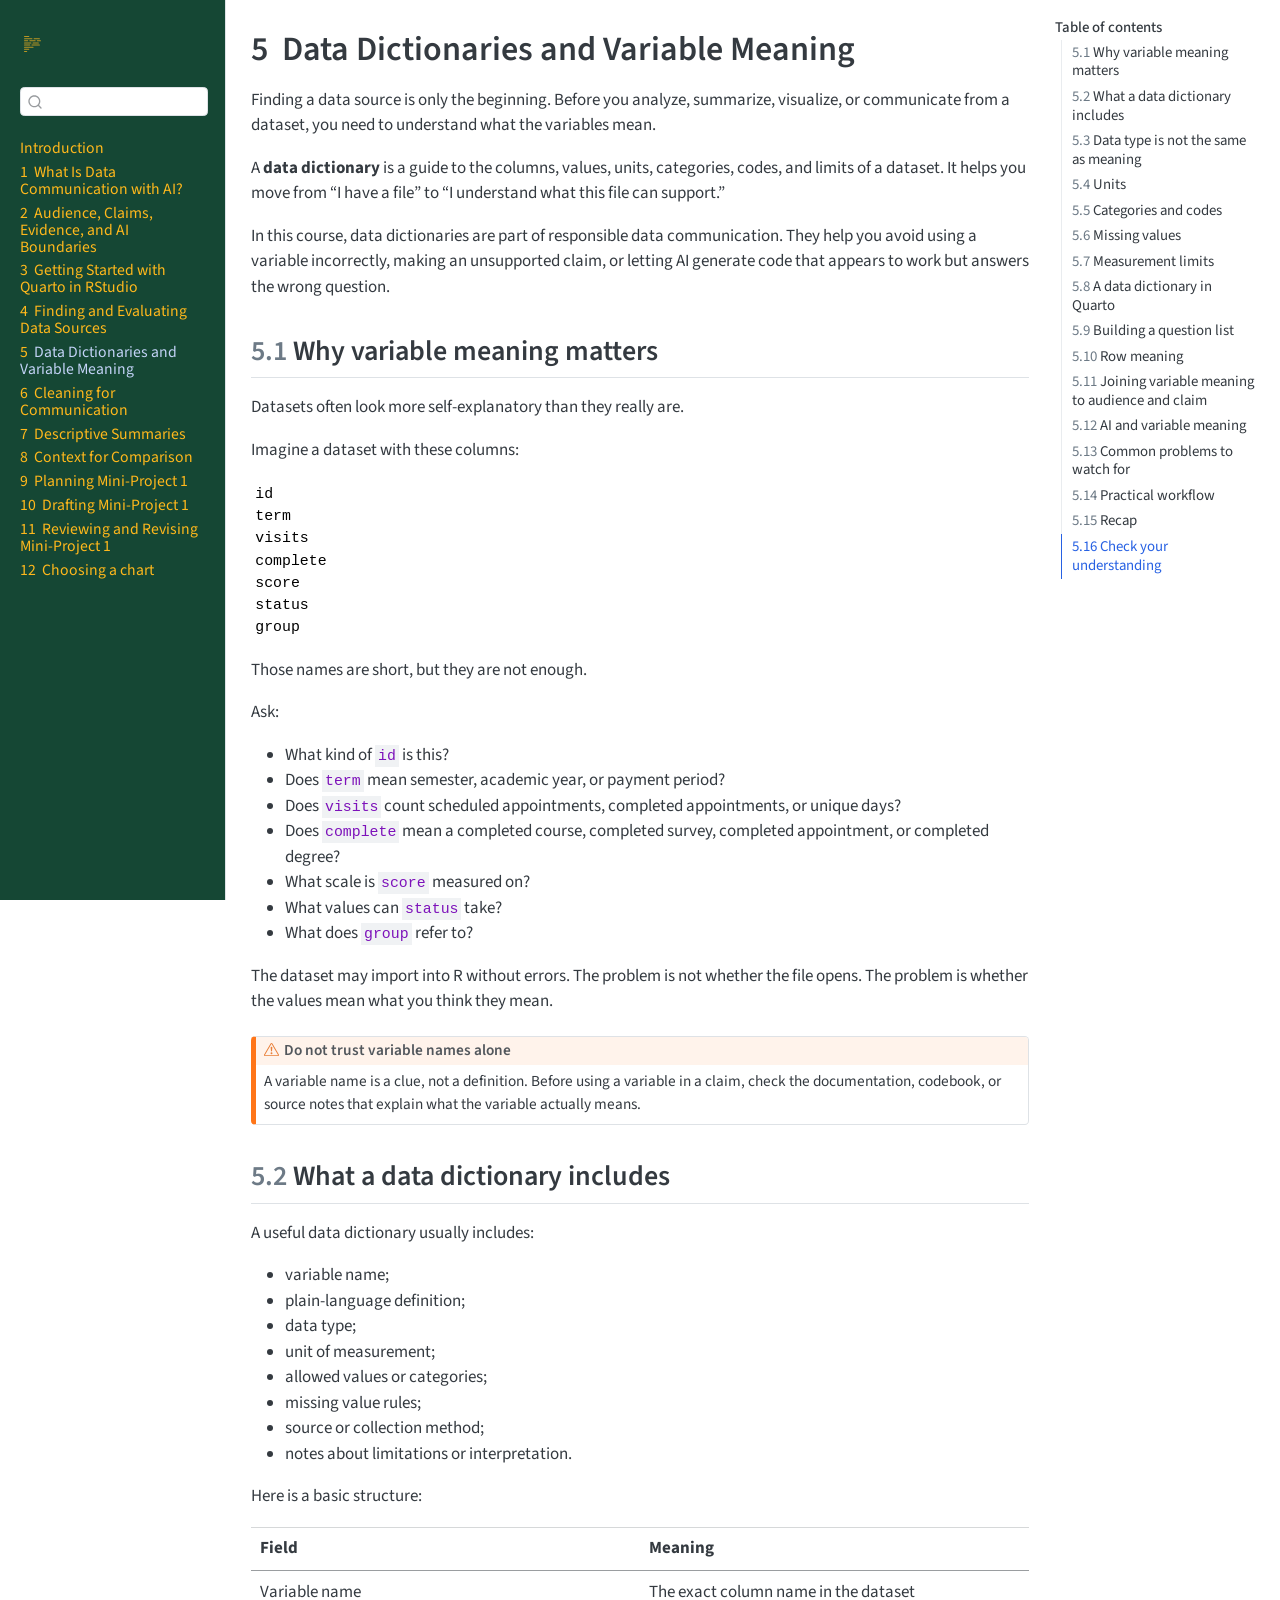
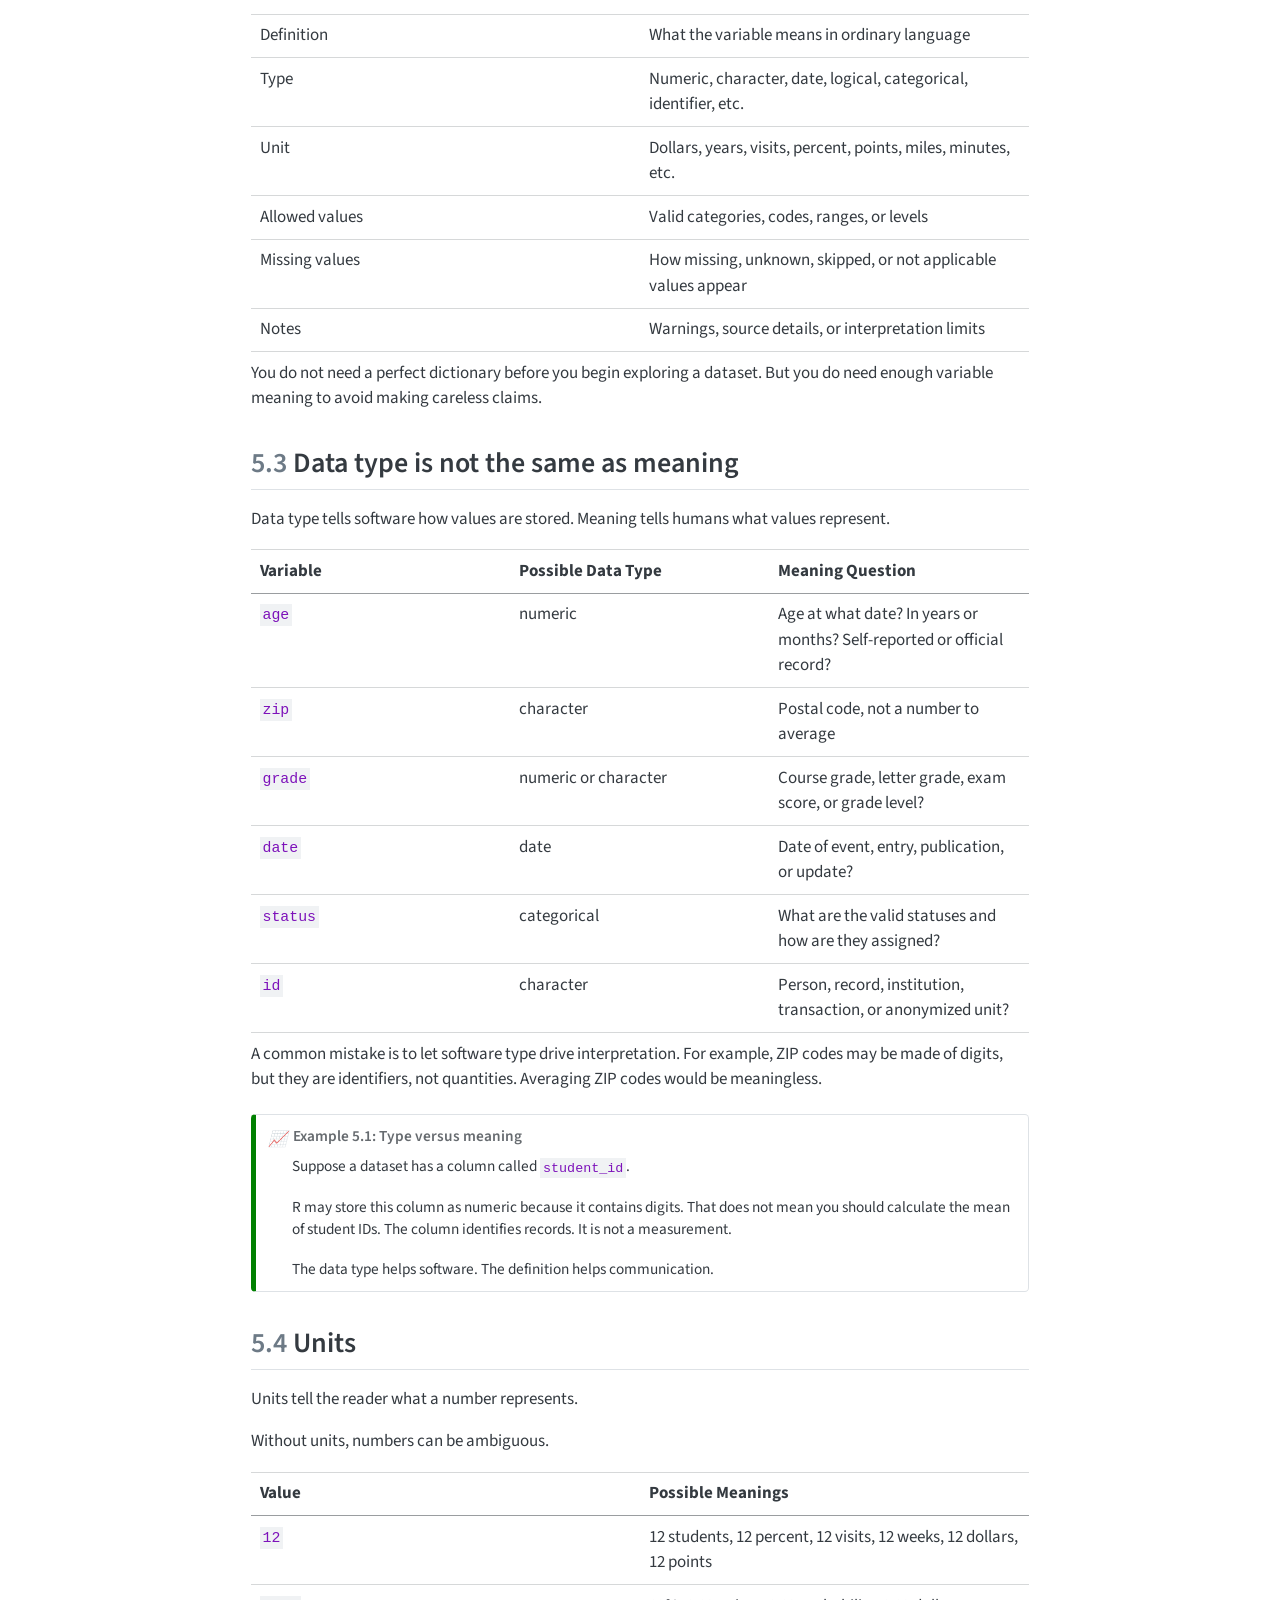
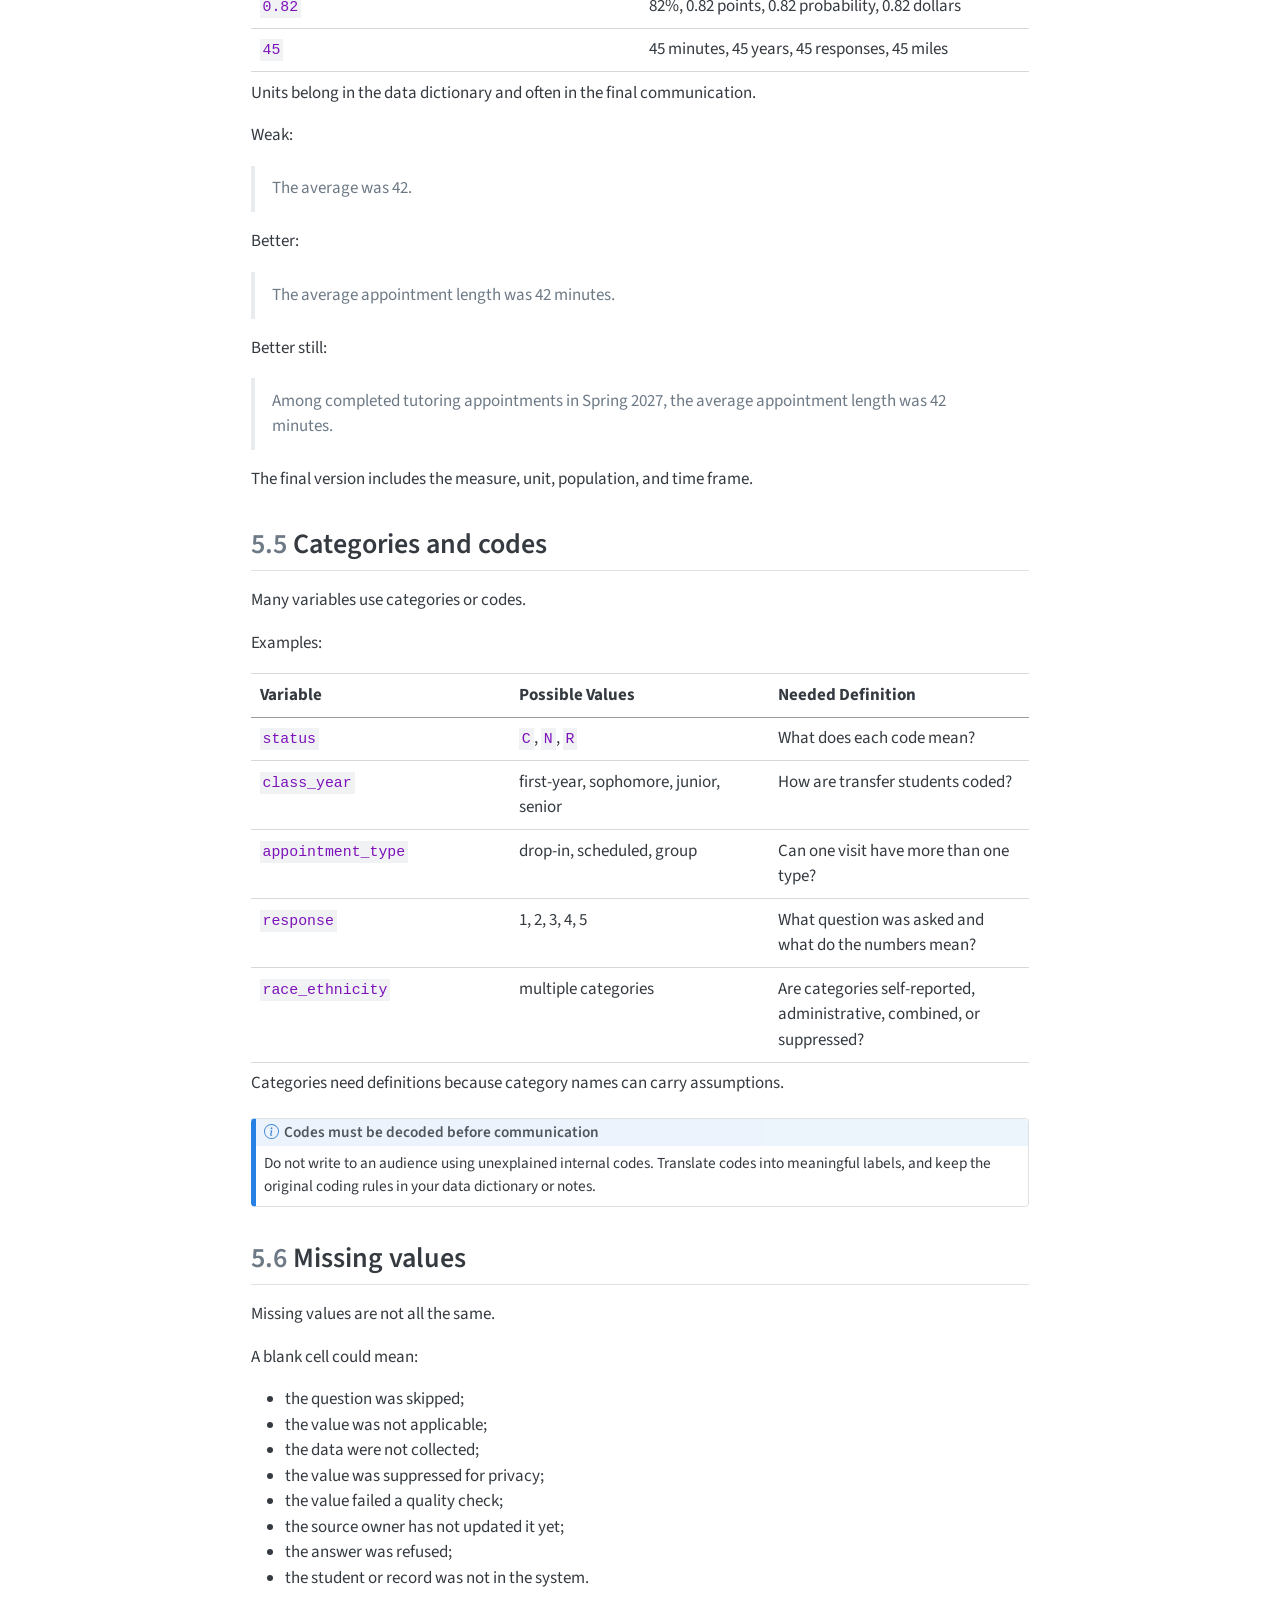
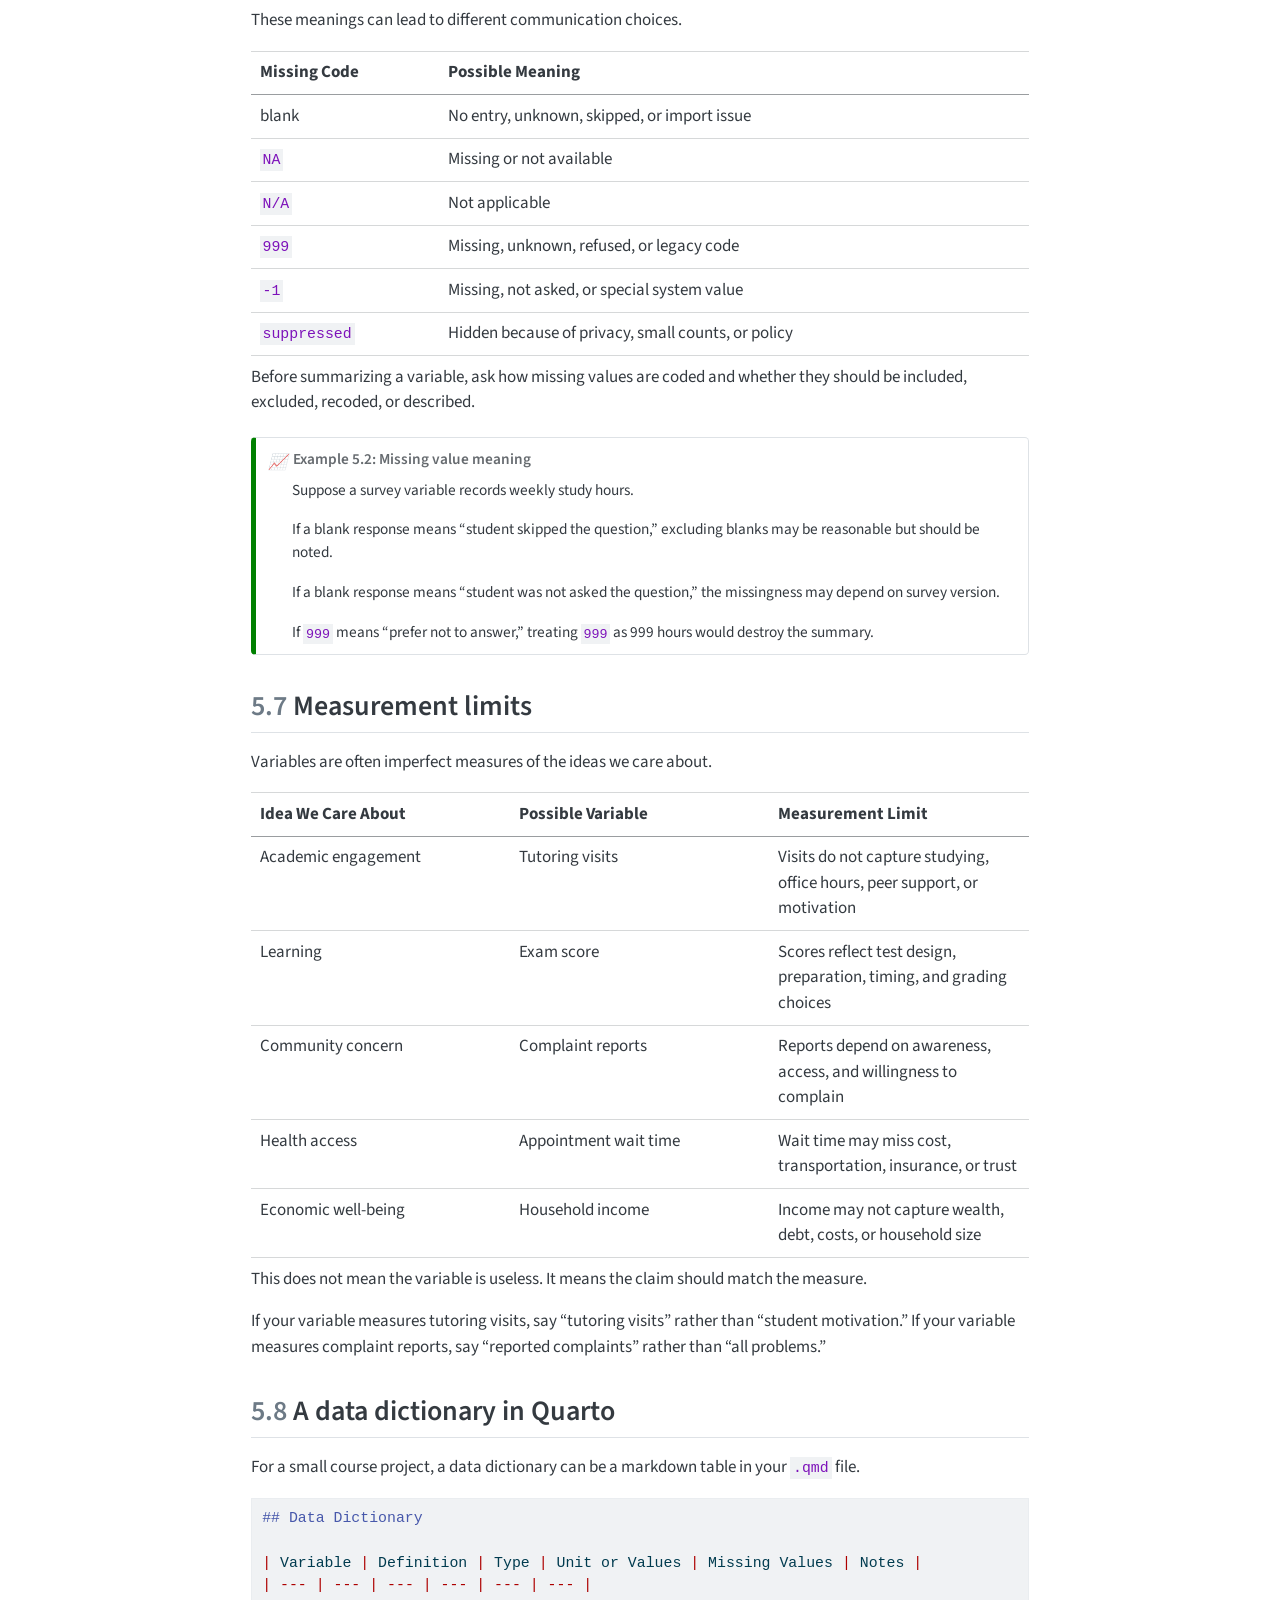
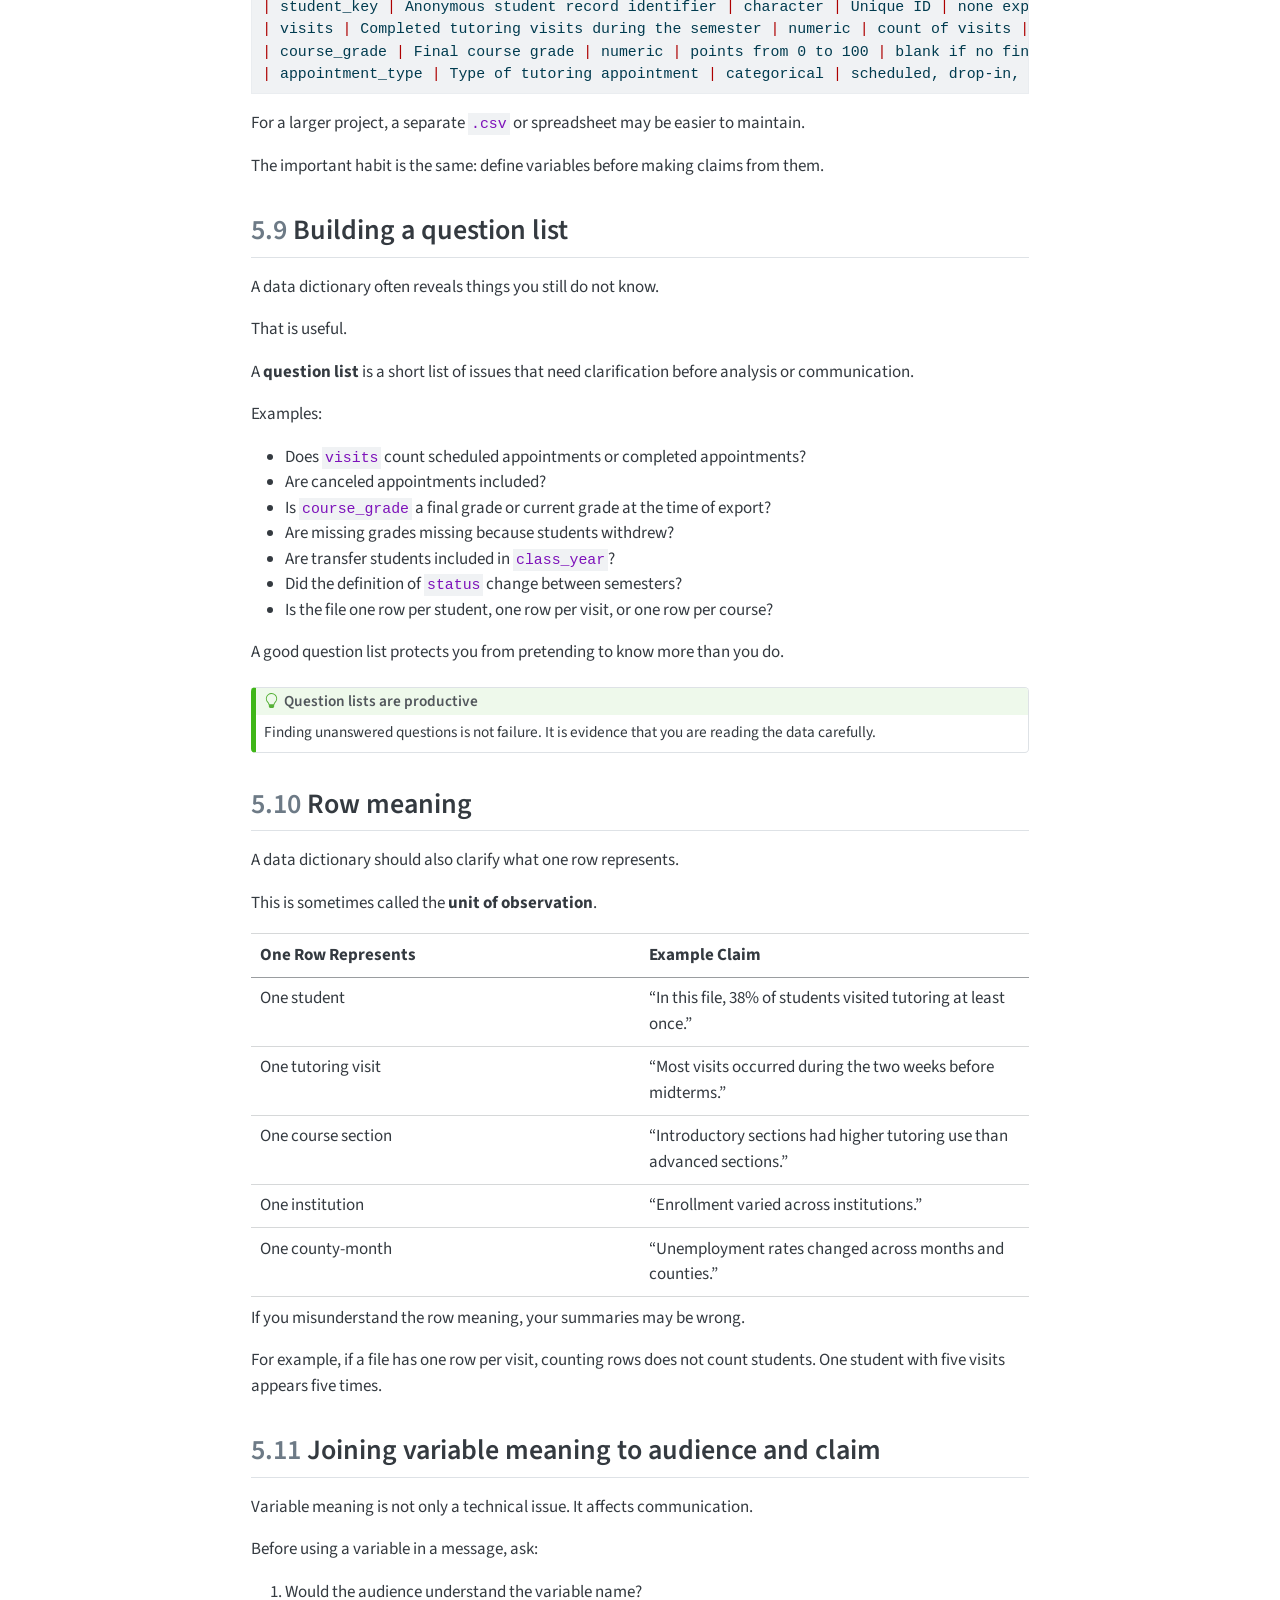
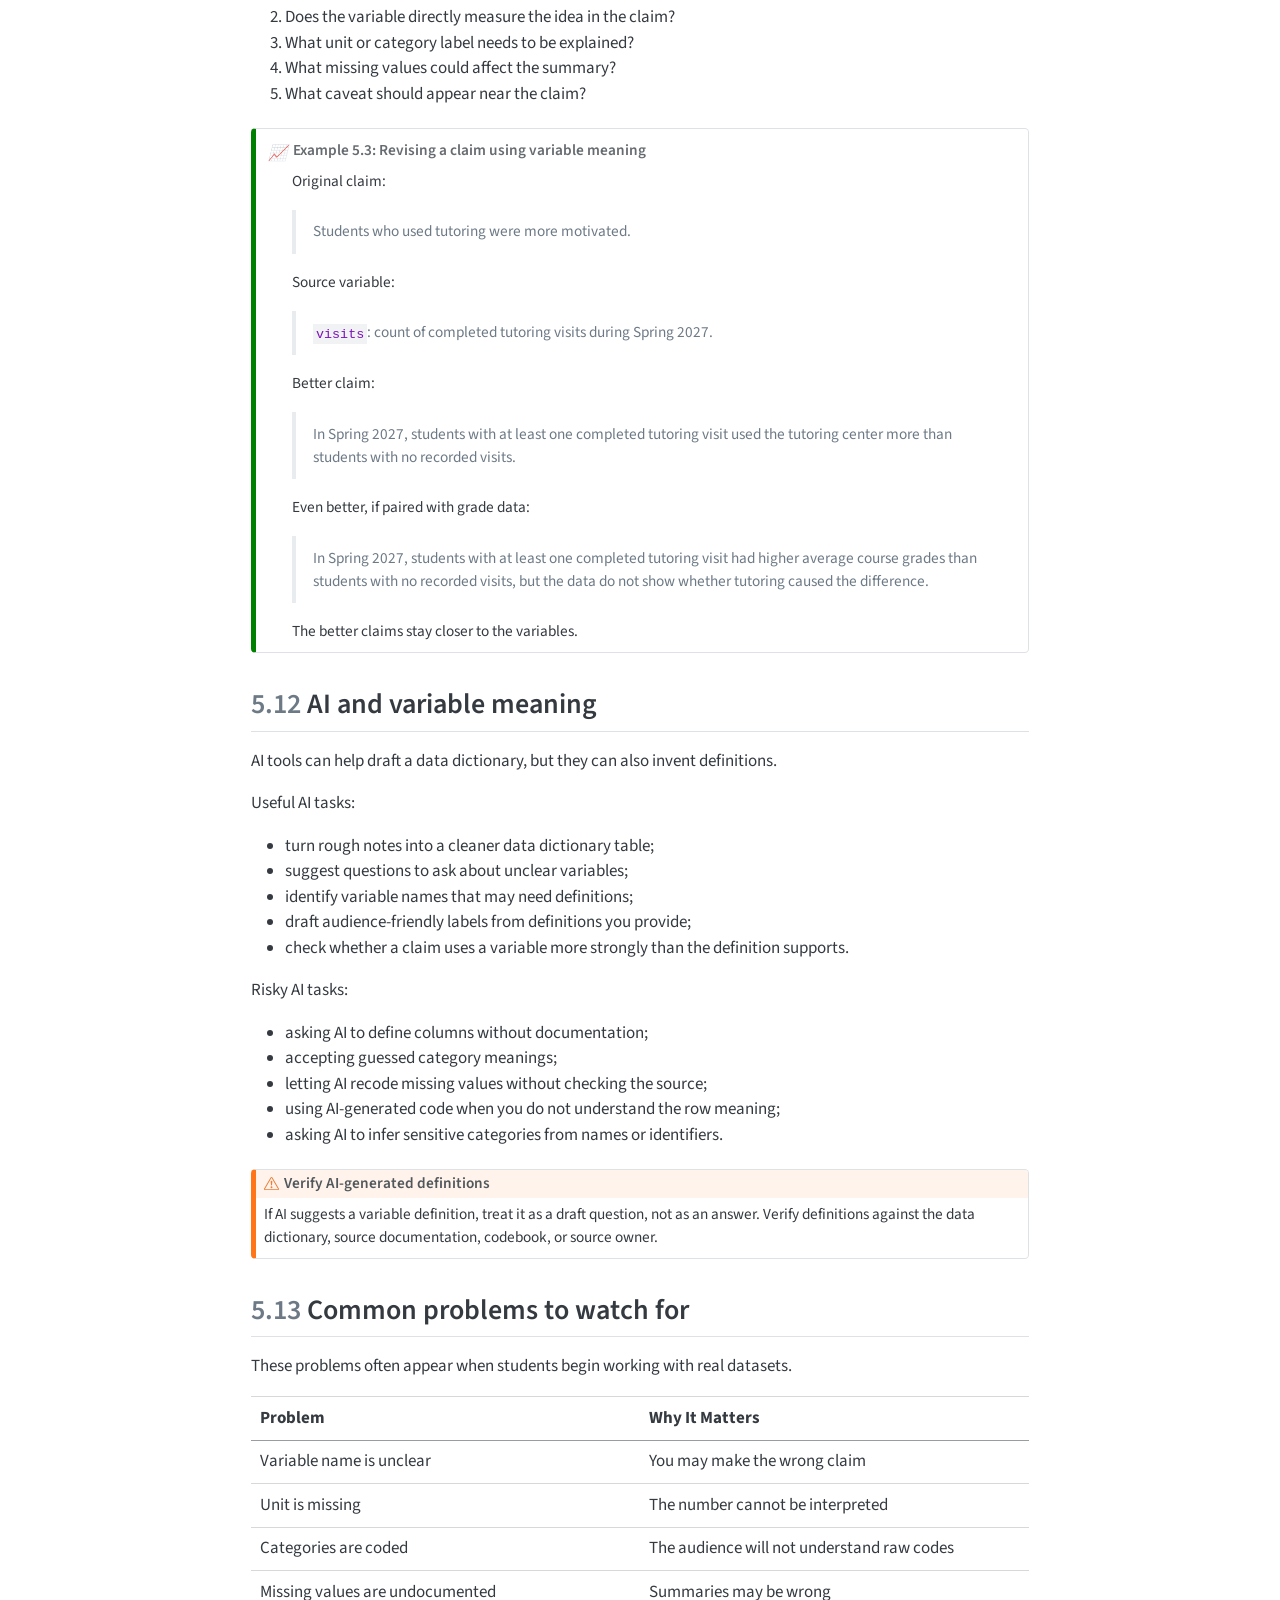
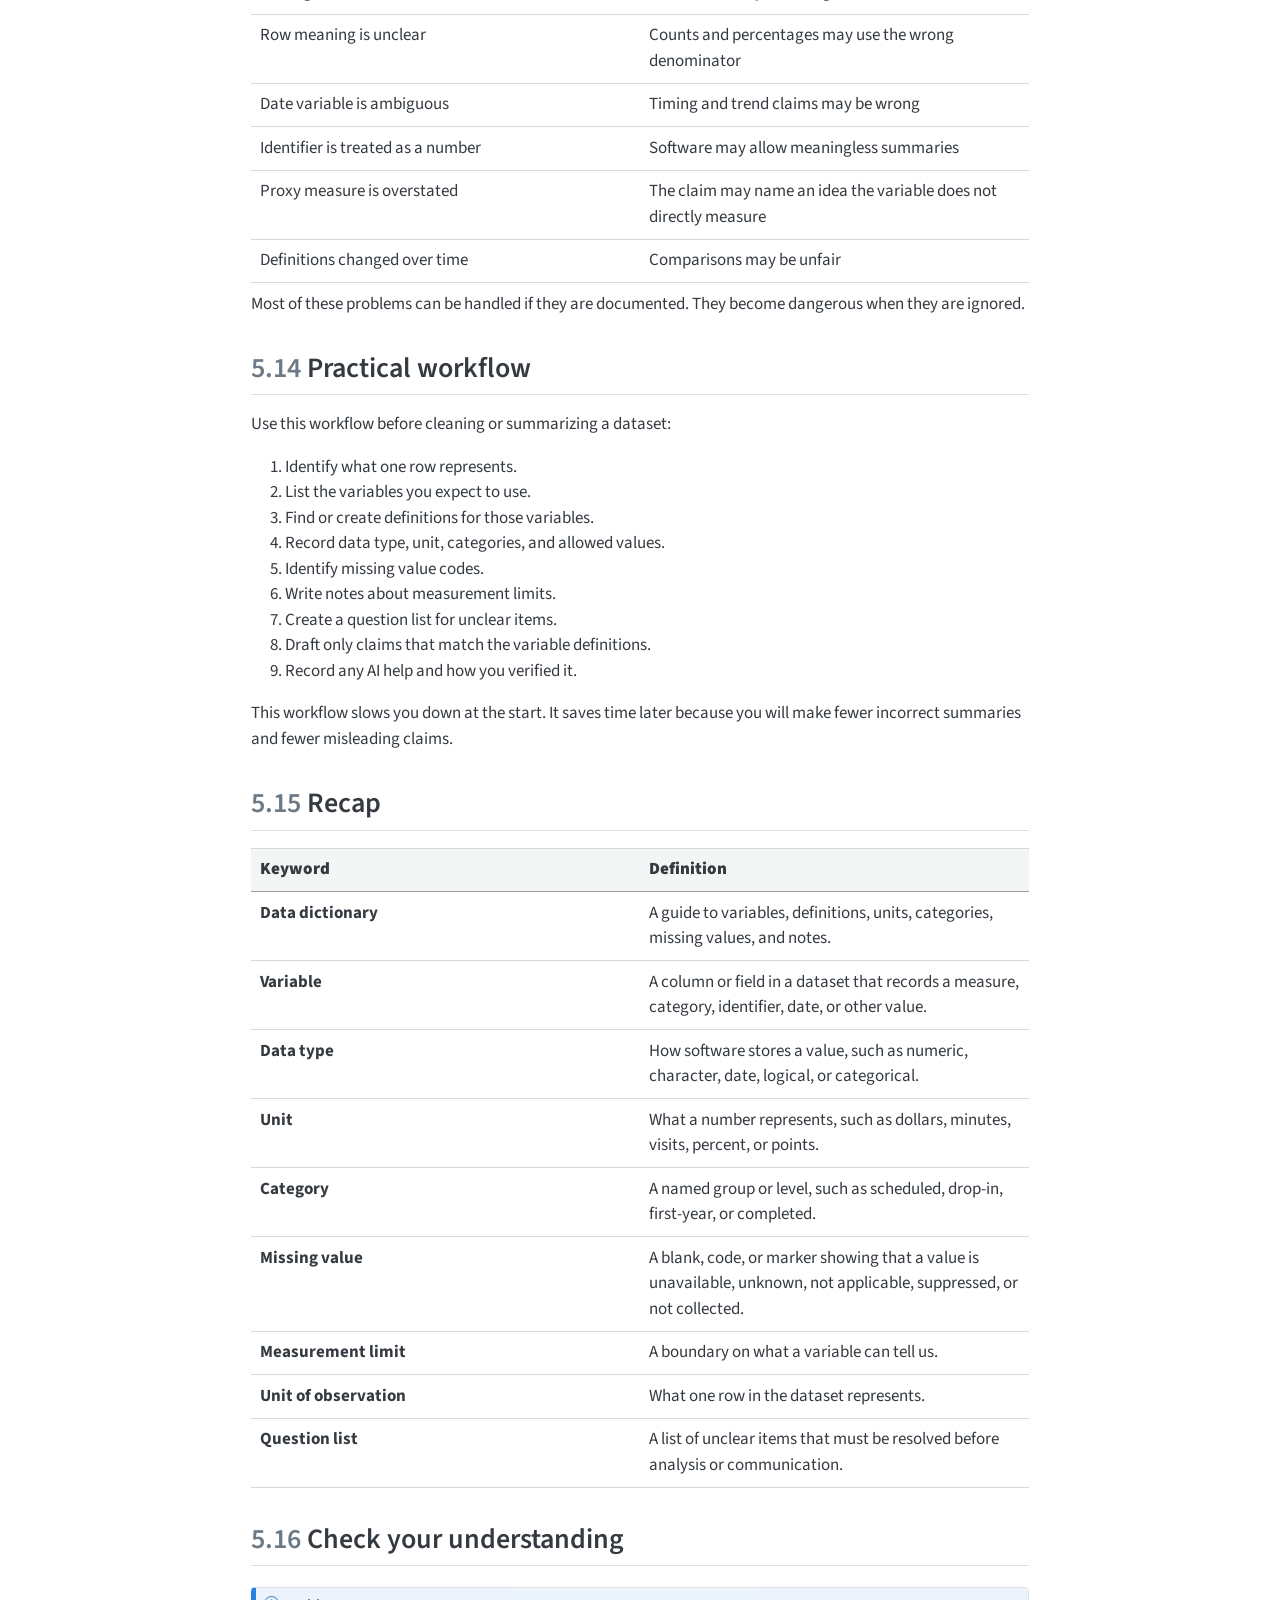
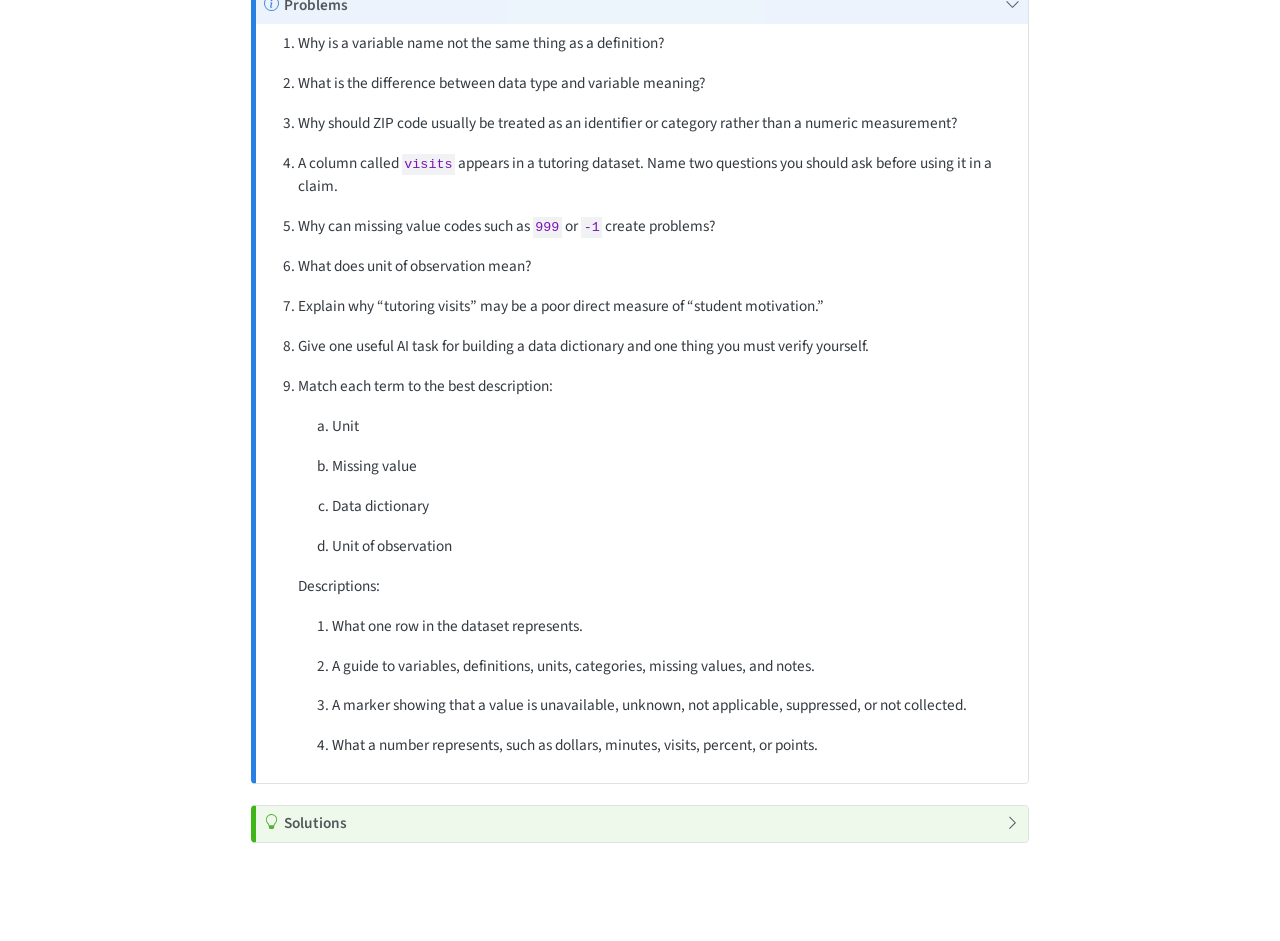
<file: docs/05.html>
<!DOCTYPE html>
<html xmlns="http://www.w3.org/1999/xhtml" lang="en" xml:lang="en"><head>

<meta charset="utf-8">
<meta name="generator" content="quarto-1.9.38">

<meta name="viewport" content="width=device-width, initial-scale=1.0, user-scalable=yes">


<title>5&nbsp; Data Dictionaries and Variable Meaning – STA 2310 Data Communication with AI</title>
<style>
/* Default styles provided by pandoc.
** See https://pandoc.org/MANUAL.html#variables-for-html for config info.
*/
code{white-space: pre-wrap;}
span.smallcaps{font-variant: small-caps;}
div.columns{display: flex; gap: min(4vw, 1.5em);}
div.column{flex: auto; overflow-x: auto;}
div.hanging-indent{margin-left: 1.5em; text-indent: -1.5em;}
ul.task-list{list-style: none;}
ul.task-list li input[type="checkbox"] {
  width: 0.8em;
  margin: 0 0.8em 0.2em -1em; /* quarto-specific, see https://github.com/quarto-dev/quarto-cli/issues/4556 */ 
  vertical-align: middle;
}
/* CSS for syntax highlighting */
html { -webkit-text-size-adjust: 100%; }
pre > code.sourceCode { white-space: pre; position: relative; }
pre > code.sourceCode > span { display: inline-block; line-height: 1.25; }
pre > code.sourceCode > span:empty { height: 1.2em; }
.sourceCode { overflow: visible; }
code.sourceCode > span { color: inherit; text-decoration: inherit; }
div.sourceCode { margin: 1em 0; }
pre.sourceCode { margin: 0; }
@media screen {
div.sourceCode { overflow: auto; }
}
@media print {
pre > code.sourceCode { white-space: pre-wrap; }
pre > code.sourceCode > span { text-indent: -5em; padding-left: 5em; }
}
pre.numberSource code
  { counter-reset: source-line 0; }
pre.numberSource code > span
  { position: relative; left: -4em; counter-increment: source-line; }
pre.numberSource code > span > a:first-child::before
  { content: counter(source-line);
    position: relative; left: -1em; text-align: right; vertical-align: baseline;
    border: none; display: inline-block;
    -webkit-touch-callout: none; -webkit-user-select: none;
    -khtml-user-select: none; -moz-user-select: none;
    -ms-user-select: none; user-select: none;
    padding: 0 4px; width: 4em;
  }
pre.numberSource { margin-left: 3em;  padding-left: 4px; }
div.sourceCode
  {   }
@media screen {
pre > code.sourceCode > span > a:first-child::before { text-decoration: underline; }
}
</style>


<script src="site_libs/quarto-nav/quarto-nav.js"></script>
<script src="site_libs/quarto-nav/headroom.min.js"></script>
<script src="site_libs/clipboard/clipboard.min.js"></script>
<script src="site_libs/quarto-search/autocomplete.umd.js"></script>
<script src="site_libs/quarto-search/fuse.min.js"></script>
<script src="site_libs/quarto-search/quarto-search.js"></script>
<meta name="quarto:offset" content="./">
<script src="site_libs/quarto-html/quarto.js" type="module"></script>
<script src="site_libs/quarto-html/tabsets/tabsets.js" type="module"></script>
<script src="site_libs/quarto-html/popper.min.js"></script>
<script src="site_libs/quarto-html/tippy.umd.min.js"></script>
<script src="site_libs/quarto-html/anchor.min.js"></script>
<link href="site_libs/quarto-html/tippy.css" rel="stylesheet">
<link href="site_libs/quarto-html/quarto-syntax-highlighting-15634bcf2e68342d4ad2dfa704d543f6.css" rel="stylesheet" id="quarto-text-highlighting-styles">
<script src="site_libs/bootstrap/bootstrap.min.js"></script>
<link href="site_libs/bootstrap/bootstrap-icons.css" rel="stylesheet">
<link href="site_libs/bootstrap/bootstrap-ac731d99f942368ec2047317e7e82b91.min.css" rel="stylesheet" append-hash="true" id="quarto-bootstrap" data-mode="light">
<script id="quarto-search-options" type="application/json">{
  "location": "sidebar",
  "copy-button": false,
  "collapse-after": 3,
  "panel-placement": "start",
  "type": "textbox",
  "limit": 50,
  "keyboard-shortcut": [
    "f",
    "/",
    "s"
  ],
  "show-item-context": false,
  "language": {
    "search-no-results-text": "No results",
    "search-matching-documents-text": "matching documents",
    "search-copy-link-title": "Copy link to search",
    "search-hide-matches-text": "Hide additional matches",
    "search-more-match-text": "more match in this document",
    "search-more-matches-text": "more matches in this document",
    "search-clear-button-title": "Clear",
    "search-text-placeholder": "",
    "search-detached-cancel-button-title": "Cancel",
    "search-submit-button-title": "Submit",
    "search-label": "Search"
  }
}</script>
<style type="text/css">
.sidebar .chapter-number {
color: #FFB81c;
}
.center-panel.quarto-layout-panel {
justify-content: center;
column-gap: 1rem;
}
</style>
<style>
div.callout-example.callout {
  border-left-color: #008000;
}
div.callout-example.callout-style-default > .callout-header {
  background-color: rgba(0, 128, 0, 0.13);
}
div.callout-example .callout-toggle::before {  background-image: url('data:image/svg+xml,<svg xmlns="http://www.w3.org/2000/svg" width="16" height="16" fill="rgb(33, 37, 41)" class="bi bi-chevron-down" viewBox="0 0 16 16"><path fill-rule="evenodd" d="M1.646 4.646a.5.5 0 0 1 .708 0L8 10.293l5.646-5.647a.5.5 0 0 1 .708.708l-6 6a.5.5 0 0 1-.708 0l-6-6a.5.5 0 0 1 0-.708z"/></svg>');}
div.callout-example.callout-style-default .callout-icon::before, div.callout-example.callout-titled .callout-icon::before {
  content: '📈';
  background-image: none;
}
</style>


<link rel="stylesheet" href="styles.css">
</head>

<body class="nav-sidebar docked quarto-light">

<div id="quarto-search-results"></div>
  <header id="quarto-header" class="headroom fixed-top">
  <nav class="quarto-secondary-nav">
    <div class="container-fluid d-flex">
      <button type="button" class="quarto-btn-toggle btn" data-bs-toggle="collapse" role="button" data-bs-target=".quarto-sidebar-collapse-item" aria-controls="quarto-sidebar" aria-expanded="false" aria-label="Toggle sidebar navigation" onclick="if (window.quartoToggleHeadroom) { window.quartoToggleHeadroom(); }">
        <i class="bi bi-layout-text-sidebar-reverse"></i>
      </button>
        <nav class="quarto-page-breadcrumbs" aria-label="breadcrumb"><ol class="breadcrumb"><li class="breadcrumb-item"><a href="./05.html"><span class="chapter-number">5</span>&nbsp; <span class="chapter-title">Data Dictionaries and Variable Meaning</span></a></li></ol></nav>
        <a class="flex-grow-1" role="navigation" data-bs-toggle="collapse" data-bs-target=".quarto-sidebar-collapse-item" aria-controls="quarto-sidebar" aria-expanded="false" aria-label="Toggle sidebar navigation" onclick="if (window.quartoToggleHeadroom) { window.quartoToggleHeadroom(); }">      
        </a>
      <button type="button" class="btn quarto-search-button" aria-label="Search" onclick="window.quartoOpenSearch();">
        <i class="bi bi-search"></i>
      </button>
    </div>
  </nav>
</header>
<!-- content -->
<div id="quarto-content" class="quarto-container page-columns page-rows-contents page-layout-article">
<!-- sidebar -->
  <nav id="quarto-sidebar" class="sidebar collapse collapse-horizontal quarto-sidebar-collapse-item sidebar-navigation docked overflow-auto">
    <div class="pt-lg-2 mt-2 text-left sidebar-header">
    <div class="sidebar-title mb-0 py-0">
      <a href="./"></a> 
        <div class="sidebar-tools-main">
  <a href="" class="quarto-reader-toggle quarto-navigation-tool px-1" onclick="window.quartoToggleReader(); return false;" title="Toggle reader mode">
  <div class="quarto-reader-toggle-btn">
  <i class="bi"></i>
  </div>
</a>
</div>
    </div>
      </div>
        <div class="mt-2 flex-shrink-0 align-items-center">
        <div class="sidebar-search">
        <div id="quarto-search" class="" title="Search"></div>
        </div>
        </div>
    <div class="sidebar-menu-container"> 
    <ul class="list-unstyled mt-1">
        <li class="sidebar-item">
  <div class="sidebar-item-container"> 
  <a href="./index.html" class="sidebar-item-text sidebar-link">
 <span class="menu-text">Introduction</span></a>
  </div>
</li>
        <li class="sidebar-item">
  <div class="sidebar-item-container"> 
  <a href="./01.html" class="sidebar-item-text sidebar-link">
 <span class="menu-text"><span class="chapter-number">1</span>&nbsp; <span class="chapter-title">What Is Data Communication with AI?</span></span></a>
  </div>
</li>
        <li class="sidebar-item">
  <div class="sidebar-item-container"> 
  <a href="./02.html" class="sidebar-item-text sidebar-link">
 <span class="menu-text"><span class="chapter-number">2</span>&nbsp; <span class="chapter-title">Audience, Claims, Evidence, and AI Boundaries</span></span></a>
  </div>
</li>
        <li class="sidebar-item">
  <div class="sidebar-item-container"> 
  <a href="./03.html" class="sidebar-item-text sidebar-link">
 <span class="menu-text"><span class="chapter-number">3</span>&nbsp; <span class="chapter-title">Getting Started with Quarto in RStudio</span></span></a>
  </div>
</li>
        <li class="sidebar-item">
  <div class="sidebar-item-container"> 
  <a href="./04.html" class="sidebar-item-text sidebar-link">
 <span class="menu-text"><span class="chapter-number">4</span>&nbsp; <span class="chapter-title">Finding and Evaluating Data Sources</span></span></a>
  </div>
</li>
        <li class="sidebar-item">
  <div class="sidebar-item-container"> 
  <a href="./05.html" class="sidebar-item-text sidebar-link active">
 <span class="menu-text"><span class="chapter-number">5</span>&nbsp; <span class="chapter-title">Data Dictionaries and Variable Meaning</span></span></a>
  </div>
</li>
        <li class="sidebar-item">
  <div class="sidebar-item-container"> 
  <a href="./06.html" class="sidebar-item-text sidebar-link">
 <span class="menu-text"><span class="chapter-number">6</span>&nbsp; <span class="chapter-title">Cleaning for Communication</span></span></a>
  </div>
</li>
        <li class="sidebar-item">
  <div class="sidebar-item-container"> 
  <a href="./07.html" class="sidebar-item-text sidebar-link">
 <span class="menu-text"><span class="chapter-number">7</span>&nbsp; <span class="chapter-title">Descriptive Summaries</span></span></a>
  </div>
</li>
        <li class="sidebar-item">
  <div class="sidebar-item-container"> 
  <a href="./08.html" class="sidebar-item-text sidebar-link">
 <span class="menu-text"><span class="chapter-number">8</span>&nbsp; <span class="chapter-title">Context for Comparison</span></span></a>
  </div>
</li>
        <li class="sidebar-item">
  <div class="sidebar-item-container"> 
  <a href="./09.html" class="sidebar-item-text sidebar-link">
 <span class="menu-text"><span class="chapter-number">9</span>&nbsp; <span class="chapter-title">Planning Mini-Project 1</span></span></a>
  </div>
</li>
        <li class="sidebar-item">
  <div class="sidebar-item-container"> 
  <a href="./10.html" class="sidebar-item-text sidebar-link">
 <span class="menu-text"><span class="chapter-number">10</span>&nbsp; <span class="chapter-title">Drafting Mini-Project 1</span></span></a>
  </div>
</li>
        <li class="sidebar-item">
  <div class="sidebar-item-container"> 
  <a href="./11.html" class="sidebar-item-text sidebar-link">
 <span class="menu-text"><span class="chapter-number">11</span>&nbsp; <span class="chapter-title">Reviewing and Revising Mini-Project 1</span></span></a>
  </div>
</li>
        <li class="sidebar-item">
  <div class="sidebar-item-container"> 
  <a href="./12.html" class="sidebar-item-text sidebar-link">
 <span class="menu-text"><span class="chapter-number">12</span>&nbsp; <span class="chapter-title">Choosing a chart</span></span></a>
  </div>
</li>
    </ul>
    </div>
</nav>
<div id="quarto-sidebar-glass" class="quarto-sidebar-collapse-item" data-bs-toggle="collapse" data-bs-target=".quarto-sidebar-collapse-item"></div>
<!-- margin-sidebar -->
    <div id="quarto-margin-sidebar" class="sidebar margin-sidebar">
        <nav id="TOC" role="doc-toc" class="toc-active">
    <h2 id="toc-title">Table of contents</h2>
   
  <ul>
  <li><a href="#why-variable-meaning-matters" id="toc-why-variable-meaning-matters" class="nav-link active" data-scroll-target="#why-variable-meaning-matters"><span class="header-section-number">5.1</span> Why variable meaning matters</a></li>
  <li><a href="#what-a-data-dictionary-includes" id="toc-what-a-data-dictionary-includes" class="nav-link" data-scroll-target="#what-a-data-dictionary-includes"><span class="header-section-number">5.2</span> What a data dictionary includes</a></li>
  <li><a href="#data-type-is-not-the-same-as-meaning" id="toc-data-type-is-not-the-same-as-meaning" class="nav-link" data-scroll-target="#data-type-is-not-the-same-as-meaning"><span class="header-section-number">5.3</span> Data type is not the same as meaning</a></li>
  <li><a href="#units" id="toc-units" class="nav-link" data-scroll-target="#units"><span class="header-section-number">5.4</span> Units</a></li>
  <li><a href="#categories-and-codes" id="toc-categories-and-codes" class="nav-link" data-scroll-target="#categories-and-codes"><span class="header-section-number">5.5</span> Categories and codes</a></li>
  <li><a href="#missing-values" id="toc-missing-values" class="nav-link" data-scroll-target="#missing-values"><span class="header-section-number">5.6</span> Missing values</a></li>
  <li><a href="#measurement-limits" id="toc-measurement-limits" class="nav-link" data-scroll-target="#measurement-limits"><span class="header-section-number">5.7</span> Measurement limits</a></li>
  <li><a href="#a-data-dictionary-in-quarto" id="toc-a-data-dictionary-in-quarto" class="nav-link" data-scroll-target="#a-data-dictionary-in-quarto"><span class="header-section-number">5.8</span> A data dictionary in Quarto</a></li>
  <li><a href="#building-a-question-list" id="toc-building-a-question-list" class="nav-link" data-scroll-target="#building-a-question-list"><span class="header-section-number">5.9</span> Building a question list</a></li>
  <li><a href="#row-meaning" id="toc-row-meaning" class="nav-link" data-scroll-target="#row-meaning"><span class="header-section-number">5.10</span> Row meaning</a></li>
  <li><a href="#joining-variable-meaning-to-audience-and-claim" id="toc-joining-variable-meaning-to-audience-and-claim" class="nav-link" data-scroll-target="#joining-variable-meaning-to-audience-and-claim"><span class="header-section-number">5.11</span> Joining variable meaning to audience and claim</a></li>
  <li><a href="#ai-and-variable-meaning" id="toc-ai-and-variable-meaning" class="nav-link" data-scroll-target="#ai-and-variable-meaning"><span class="header-section-number">5.12</span> AI and variable meaning</a></li>
  <li><a href="#common-problems-to-watch-for" id="toc-common-problems-to-watch-for" class="nav-link" data-scroll-target="#common-problems-to-watch-for"><span class="header-section-number">5.13</span> Common problems to watch for</a></li>
  <li><a href="#practical-workflow" id="toc-practical-workflow" class="nav-link" data-scroll-target="#practical-workflow"><span class="header-section-number">5.14</span> Practical workflow</a></li>
  <li><a href="#recap" id="toc-recap" class="nav-link" data-scroll-target="#recap"><span class="header-section-number">5.15</span> Recap</a></li>
  <li><a href="#check-your-understanding" id="toc-check-your-understanding" class="nav-link" data-scroll-target="#check-your-understanding"><span class="header-section-number">5.16</span> Check your understanding</a></li>
  </ul>
</nav>
    </div>
<!-- main -->
<main class="content" id="quarto-document-content">

<header id="title-block-header" class="quarto-title-block default">
<div class="quarto-title">
<h1 class="title"><span class="chapter-number">5</span>&nbsp; <span class="chapter-title">Data Dictionaries and Variable Meaning</span></h1>
</div>



<div class="quarto-title-meta">

    
  
    
  </div>
  


</header>


<p>Finding a data source is only the beginning. Before you analyze, summarize, visualize, or communicate from a dataset, you need to understand what the variables mean.</p>
<p>A <strong>data dictionary</strong> is a guide to the columns, values, units, categories, codes, and limits of a dataset. It helps you move from “I have a file” to “I understand what this file can support.”</p>
<p>In this course, data dictionaries are part of responsible data communication. They help you avoid using a variable incorrectly, making an unsupported claim, or letting AI generate code that appears to work but answers the wrong question.</p>
<section id="why-variable-meaning-matters" class="level2" data-number="5.1">
<h2 data-number="5.1" class="anchored" data-anchor-id="why-variable-meaning-matters"><span class="header-section-number">5.1</span> Why variable meaning matters</h2>
<p>Datasets often look more self-explanatory than they really are.</p>
<p>Imagine a dataset with these columns:</p>
<pre class="text"><code>id
term
visits
complete
score
status
group</code></pre>
<p>Those names are short, but they are not enough.</p>
<p>Ask:</p>
<ul>
<li>What kind of <code>id</code> is this?</li>
<li>Does <code>term</code> mean semester, academic year, or payment period?</li>
<li>Does <code>visits</code> count scheduled appointments, completed appointments, or unique days?</li>
<li>Does <code>complete</code> mean a completed course, completed survey, completed appointment, or completed degree?</li>
<li>What scale is <code>score</code> measured on?</li>
<li>What values can <code>status</code> take?</li>
<li>What does <code>group</code> refer to?</li>
</ul>
<p>The dataset may import into R without errors. The problem is not whether the file opens. The problem is whether the values mean what you think they mean.</p>
<div class="callout callout-style-default callout-warning callout-titled" title="Do not trust variable names alone">
<div class="callout-header d-flex align-content-center">
<div class="callout-icon-container">
<i class="callout-icon"></i>
</div>
<div class="callout-title-container flex-fill">
<span class="screen-reader-only">Warning</span>Do not trust variable names alone
</div>
</div>
<div class="callout-body-container callout-body">
<p>A variable name is a clue, not a definition. Before using a variable in a claim, check the documentation, codebook, or source notes that explain what the variable actually means.</p>
</div>
</div>
</section>
<section id="what-a-data-dictionary-includes" class="level2" data-number="5.2">
<h2 data-number="5.2" class="anchored" data-anchor-id="what-a-data-dictionary-includes"><span class="header-section-number">5.2</span> What a data dictionary includes</h2>
<p>A useful data dictionary usually includes:</p>
<ul>
<li>variable name;</li>
<li>plain-language definition;</li>
<li>data type;</li>
<li>unit of measurement;</li>
<li>allowed values or categories;</li>
<li>missing value rules;</li>
<li>source or collection method;</li>
<li>notes about limitations or interpretation.</li>
</ul>
<p>Here is a basic structure:</p>
<table class="caption-top table">
<colgroup>
<col style="width: 50%">
<col style="width: 50%">
</colgroup>
<thead>
<tr class="header">
<th>Field</th>
<th>Meaning</th>
</tr>
</thead>
<tbody>
<tr class="odd">
<td>Variable name</td>
<td>The exact column name in the dataset</td>
</tr>
<tr class="even">
<td>Definition</td>
<td>What the variable means in ordinary language</td>
</tr>
<tr class="odd">
<td>Type</td>
<td>Numeric, character, date, logical, categorical, identifier, etc.</td>
</tr>
<tr class="even">
<td>Unit</td>
<td>Dollars, years, visits, percent, points, miles, minutes, etc.</td>
</tr>
<tr class="odd">
<td>Allowed values</td>
<td>Valid categories, codes, ranges, or levels</td>
</tr>
<tr class="even">
<td>Missing values</td>
<td>How missing, unknown, skipped, or not applicable values appear</td>
</tr>
<tr class="odd">
<td>Notes</td>
<td>Warnings, source details, or interpretation limits</td>
</tr>
</tbody>
</table>
<p>You do not need a perfect dictionary before you begin exploring a dataset. But you do need enough variable meaning to avoid making careless claims.</p>
</section>
<section id="data-type-is-not-the-same-as-meaning" class="level2" data-number="5.3">
<h2 data-number="5.3" class="anchored" data-anchor-id="data-type-is-not-the-same-as-meaning"><span class="header-section-number">5.3</span> Data type is not the same as meaning</h2>
<p>Data type tells software how values are stored. Meaning tells humans what values represent.</p>
<table class="caption-top table">
<colgroup>
<col style="width: 33%">
<col style="width: 33%">
<col style="width: 33%">
</colgroup>
<thead>
<tr class="header">
<th>Variable</th>
<th>Possible Data Type</th>
<th>Meaning Question</th>
</tr>
</thead>
<tbody>
<tr class="odd">
<td><code>age</code></td>
<td>numeric</td>
<td>Age at what date? In years or months? Self-reported or official record?</td>
</tr>
<tr class="even">
<td><code>zip</code></td>
<td>character</td>
<td>Postal code, not a number to average</td>
</tr>
<tr class="odd">
<td><code>grade</code></td>
<td>numeric or character</td>
<td>Course grade, letter grade, exam score, or grade level?</td>
</tr>
<tr class="even">
<td><code>date</code></td>
<td>date</td>
<td>Date of event, entry, publication, or update?</td>
</tr>
<tr class="odd">
<td><code>status</code></td>
<td>categorical</td>
<td>What are the valid statuses and how are they assigned?</td>
</tr>
<tr class="even">
<td><code>id</code></td>
<td>character</td>
<td>Person, record, institution, transaction, or anonymized unit?</td>
</tr>
</tbody>
</table>
<p>A common mistake is to let software type drive interpretation. For example, ZIP codes may be made of digits, but they are identifiers, not quantities. Averaging ZIP codes would be meaningless.</p>
<div class="callout callout-style-simple callout-example callout-titled">
<div class="callout-header d-flex align-content-center">
<div class="callout-icon-container">
<i class="callout-icon"></i>
</div>
<div class="callout-title-container flex-fill">
<span class="screen-reader-only">Example</span>Example 5.1: Type versus meaning
</div>
</div>
<div class="callout-body-container callout-body">
<p>Suppose a dataset has a column called <code>student_id</code>.</p>
<p>R may store this column as numeric because it contains digits. That does not mean you should calculate the mean of student IDs. The column identifies records. It is not a measurement.</p>
<p>The data type helps software. The definition helps communication.</p>
</div>
</div>
</section>
<section id="units" class="level2" data-number="5.4">
<h2 data-number="5.4" class="anchored" data-anchor-id="units"><span class="header-section-number">5.4</span> Units</h2>
<p>Units tell the reader what a number represents.</p>
<p>Without units, numbers can be ambiguous.</p>
<table class="caption-top table">
<colgroup>
<col style="width: 50%">
<col style="width: 50%">
</colgroup>
<thead>
<tr class="header">
<th>Value</th>
<th>Possible Meanings</th>
</tr>
</thead>
<tbody>
<tr class="odd">
<td><code>12</code></td>
<td>12 students, 12 percent, 12 visits, 12 weeks, 12 dollars, 12 points</td>
</tr>
<tr class="even">
<td><code>0.82</code></td>
<td>82%, 0.82 points, 0.82 probability, 0.82 dollars</td>
</tr>
<tr class="odd">
<td><code>45</code></td>
<td>45 minutes, 45 years, 45 responses, 45 miles</td>
</tr>
</tbody>
</table>
<p>Units belong in the data dictionary and often in the final communication.</p>
<p>Weak:</p>
<blockquote class="blockquote">
<p>The average was 42.</p>
</blockquote>
<p>Better:</p>
<blockquote class="blockquote">
<p>The average appointment length was 42 minutes.</p>
</blockquote>
<p>Better still:</p>
<blockquote class="blockquote">
<p>Among completed tutoring appointments in Spring 2027, the average appointment length was 42 minutes.</p>
</blockquote>
<p>The final version includes the measure, unit, population, and time frame.</p>
</section>
<section id="categories-and-codes" class="level2" data-number="5.5">
<h2 data-number="5.5" class="anchored" data-anchor-id="categories-and-codes"><span class="header-section-number">5.5</span> Categories and codes</h2>
<p>Many variables use categories or codes.</p>
<p>Examples:</p>
<table class="caption-top table">
<colgroup>
<col style="width: 33%">
<col style="width: 33%">
<col style="width: 33%">
</colgroup>
<thead>
<tr class="header">
<th>Variable</th>
<th>Possible Values</th>
<th>Needed Definition</th>
</tr>
</thead>
<tbody>
<tr class="odd">
<td><code>status</code></td>
<td><code>C</code>, <code>N</code>, <code>R</code></td>
<td>What does each code mean?</td>
</tr>
<tr class="even">
<td><code>class_year</code></td>
<td>first-year, sophomore, junior, senior</td>
<td>How are transfer students coded?</td>
</tr>
<tr class="odd">
<td><code>appointment_type</code></td>
<td>drop-in, scheduled, group</td>
<td>Can one visit have more than one type?</td>
</tr>
<tr class="even">
<td><code>response</code></td>
<td>1, 2, 3, 4, 5</td>
<td>What question was asked and what do the numbers mean?</td>
</tr>
<tr class="odd">
<td><code>race_ethnicity</code></td>
<td>multiple categories</td>
<td>Are categories self-reported, administrative, combined, or suppressed?</td>
</tr>
</tbody>
</table>
<p>Categories need definitions because category names can carry assumptions.</p>
<div class="callout callout-style-default callout-note callout-titled" title="Codes must be decoded before communication">
<div class="callout-header d-flex align-content-center">
<div class="callout-icon-container">
<i class="callout-icon"></i>
</div>
<div class="callout-title-container flex-fill">
<span class="screen-reader-only">Note</span>Codes must be decoded before communication
</div>
</div>
<div class="callout-body-container callout-body">
<p>Do not write to an audience using unexplained internal codes. Translate codes into meaningful labels, and keep the original coding rules in your data dictionary or notes.</p>
</div>
</div>
</section>
<section id="missing-values" class="level2" data-number="5.6">
<h2 data-number="5.6" class="anchored" data-anchor-id="missing-values"><span class="header-section-number">5.6</span> Missing values</h2>
<p>Missing values are not all the same.</p>
<p>A blank cell could mean:</p>
<ul>
<li>the question was skipped;</li>
<li>the value was not applicable;</li>
<li>the data were not collected;</li>
<li>the value was suppressed for privacy;</li>
<li>the value failed a quality check;</li>
<li>the source owner has not updated it yet;</li>
<li>the answer was refused;</li>
<li>the student or record was not in the system.</li>
</ul>
<p>These meanings can lead to different communication choices.</p>
<table class="caption-top table">
<thead>
<tr class="header">
<th>Missing Code</th>
<th>Possible Meaning</th>
</tr>
</thead>
<tbody>
<tr class="odd">
<td>blank</td>
<td>No entry, unknown, skipped, or import issue</td>
</tr>
<tr class="even">
<td><code>NA</code></td>
<td>Missing or not available</td>
</tr>
<tr class="odd">
<td><code>N/A</code></td>
<td>Not applicable</td>
</tr>
<tr class="even">
<td><code>999</code></td>
<td>Missing, unknown, refused, or legacy code</td>
</tr>
<tr class="odd">
<td><code>-1</code></td>
<td>Missing, not asked, or special system value</td>
</tr>
<tr class="even">
<td><code>suppressed</code></td>
<td>Hidden because of privacy, small counts, or policy</td>
</tr>
</tbody>
</table>
<p>Before summarizing a variable, ask how missing values are coded and whether they should be included, excluded, recoded, or described.</p>
<div class="callout callout-style-simple callout-example callout-titled">
<div class="callout-header d-flex align-content-center">
<div class="callout-icon-container">
<i class="callout-icon"></i>
</div>
<div class="callout-title-container flex-fill">
<span class="screen-reader-only">Example</span>Example 5.2: Missing value meaning
</div>
</div>
<div class="callout-body-container callout-body">
<p>Suppose a survey variable records weekly study hours.</p>
<p>If a blank response means “student skipped the question,” excluding blanks may be reasonable but should be noted.</p>
<p>If a blank response means “student was not asked the question,” the missingness may depend on survey version.</p>
<p>If <code>999</code> means “prefer not to answer,” treating <code>999</code> as 999 hours would destroy the summary.</p>
</div>
</div>
</section>
<section id="measurement-limits" class="level2" data-number="5.7">
<h2 data-number="5.7" class="anchored" data-anchor-id="measurement-limits"><span class="header-section-number">5.7</span> Measurement limits</h2>
<p>Variables are often imperfect measures of the ideas we care about.</p>
<table class="caption-top table">
<colgroup>
<col style="width: 33%">
<col style="width: 33%">
<col style="width: 33%">
</colgroup>
<thead>
<tr class="header">
<th>Idea We Care About</th>
<th>Possible Variable</th>
<th>Measurement Limit</th>
</tr>
</thead>
<tbody>
<tr class="odd">
<td>Academic engagement</td>
<td>Tutoring visits</td>
<td>Visits do not capture studying, office hours, peer support, or motivation</td>
</tr>
<tr class="even">
<td>Learning</td>
<td>Exam score</td>
<td>Scores reflect test design, preparation, timing, and grading choices</td>
</tr>
<tr class="odd">
<td>Community concern</td>
<td>Complaint reports</td>
<td>Reports depend on awareness, access, and willingness to complain</td>
</tr>
<tr class="even">
<td>Health access</td>
<td>Appointment wait time</td>
<td>Wait time may miss cost, transportation, insurance, or trust</td>
</tr>
<tr class="odd">
<td>Economic well-being</td>
<td>Household income</td>
<td>Income may not capture wealth, debt, costs, or household size</td>
</tr>
</tbody>
</table>
<p>This does not mean the variable is useless. It means the claim should match the measure.</p>
<p>If your variable measures tutoring visits, say “tutoring visits” rather than “student motivation.” If your variable measures complaint reports, say “reported complaints” rather than “all problems.”</p>
</section>
<section id="a-data-dictionary-in-quarto" class="level2" data-number="5.8">
<h2 data-number="5.8" class="anchored" data-anchor-id="a-data-dictionary-in-quarto"><span class="header-section-number">5.8</span> A data dictionary in Quarto</h2>
<p>For a small course project, a data dictionary can be a markdown table in your <code>.qmd</code> file.</p>
<div class="code-copy-outer-scaffold"><div class="sourceCode" id="cb2"><pre class="sourceCode markdown code-with-copy"><code class="sourceCode markdown"><span id="cb2-1"><a href="#cb2-1" aria-hidden="true" tabindex="-1"></a><span class="fu">## Data Dictionary</span></span>
<span id="cb2-2"><a href="#cb2-2" aria-hidden="true" tabindex="-1"></a></span>
<span id="cb2-3"><a href="#cb2-3" aria-hidden="true" tabindex="-1"></a><span class="pp">|</span> Variable <span class="pp">|</span> Definition <span class="pp">|</span> Type <span class="pp">|</span> Unit or Values <span class="pp">|</span> Missing Values <span class="pp">|</span> Notes <span class="pp">|</span></span>
<span id="cb2-4"><a href="#cb2-4" aria-hidden="true" tabindex="-1"></a><span class="pp">| ---</span> <span class="pp">| ---</span> <span class="pp">| ---</span> <span class="pp">| ---</span> <span class="pp">| ---</span> <span class="pp">| ---</span> <span class="pp">|</span></span>
<span id="cb2-5"><a href="#cb2-5" aria-hidden="true" tabindex="-1"></a><span class="pp">|</span> student_key <span class="pp">|</span> Anonymous student record identifier <span class="pp">|</span> character <span class="pp">|</span> Unique ID <span class="pp">|</span> none expected <span class="pp">|</span> Not a measurement <span class="pp">|</span></span>
<span id="cb2-6"><a href="#cb2-6" aria-hidden="true" tabindex="-1"></a><span class="pp">|</span> visits <span class="pp">|</span> Completed tutoring visits during the semester <span class="pp">|</span> numeric <span class="pp">|</span> count of visits <span class="pp">|</span> blank means no record <span class="pp">|</span> Does not include canceled appointments <span class="pp">|</span></span>
<span id="cb2-7"><a href="#cb2-7" aria-hidden="true" tabindex="-1"></a><span class="pp">|</span> course_grade <span class="pp">|</span> Final course grade <span class="pp">|</span> numeric <span class="pp">|</span> points from 0 to 100 <span class="pp">|</span> blank if no final grade <span class="pp">|</span> Does not prove tutoring caused grade <span class="pp">|</span></span>
<span id="cb2-8"><a href="#cb2-8" aria-hidden="true" tabindex="-1"></a><span class="pp">|</span> appointment_type <span class="pp">|</span> Type of tutoring appointment <span class="pp">|</span> categorical <span class="pp">|</span> scheduled, drop-in, group <span class="pp">|</span> blank if no visit <span class="pp">|</span> Categories may overlap in some systems <span class="pp">|</span></span></code></pre></div><button title="Copy to Clipboard" class="code-copy-button"><i class="bi"></i></button></div>
<p>For a larger project, a separate <code>.csv</code> or spreadsheet may be easier to maintain.</p>
<p>The important habit is the same: define variables before making claims from them.</p>
</section>
<section id="building-a-question-list" class="level2" data-number="5.9">
<h2 data-number="5.9" class="anchored" data-anchor-id="building-a-question-list"><span class="header-section-number">5.9</span> Building a question list</h2>
<p>A data dictionary often reveals things you still do not know.</p>
<p>That is useful.</p>
<p>A <strong>question list</strong> is a short list of issues that need clarification before analysis or communication.</p>
<p>Examples:</p>
<ul>
<li>Does <code>visits</code> count scheduled appointments or completed appointments?</li>
<li>Are canceled appointments included?</li>
<li>Is <code>course_grade</code> a final grade or current grade at the time of export?</li>
<li>Are missing grades missing because students withdrew?</li>
<li>Are transfer students included in <code>class_year</code>?</li>
<li>Did the definition of <code>status</code> change between semesters?</li>
<li>Is the file one row per student, one row per visit, or one row per course?</li>
</ul>
<p>A good question list protects you from pretending to know more than you do.</p>
<div class="callout callout-style-default callout-tip callout-titled" title="Question lists are productive">
<div class="callout-header d-flex align-content-center">
<div class="callout-icon-container">
<i class="callout-icon"></i>
</div>
<div class="callout-title-container flex-fill">
<span class="screen-reader-only">Tip</span>Question lists are productive
</div>
</div>
<div class="callout-body-container callout-body">
<p>Finding unanswered questions is not failure. It is evidence that you are reading the data carefully.</p>
</div>
</div>
</section>
<section id="row-meaning" class="level2" data-number="5.10">
<h2 data-number="5.10" class="anchored" data-anchor-id="row-meaning"><span class="header-section-number">5.10</span> Row meaning</h2>
<p>A data dictionary should also clarify what one row represents.</p>
<p>This is sometimes called the <strong>unit of observation</strong>.</p>
<table class="caption-top table">
<colgroup>
<col style="width: 50%">
<col style="width: 50%">
</colgroup>
<thead>
<tr class="header">
<th>One Row Represents</th>
<th>Example Claim</th>
</tr>
</thead>
<tbody>
<tr class="odd">
<td>One student</td>
<td>“In this file, 38% of students visited tutoring at least once.”</td>
</tr>
<tr class="even">
<td>One tutoring visit</td>
<td>“Most visits occurred during the two weeks before midterms.”</td>
</tr>
<tr class="odd">
<td>One course section</td>
<td>“Introductory sections had higher tutoring use than advanced sections.”</td>
</tr>
<tr class="even">
<td>One institution</td>
<td>“Enrollment varied across institutions.”</td>
</tr>
<tr class="odd">
<td>One county-month</td>
<td>“Unemployment rates changed across months and counties.”</td>
</tr>
</tbody>
</table>
<p>If you misunderstand the row meaning, your summaries may be wrong.</p>
<p>For example, if a file has one row per visit, counting rows does not count students. One student with five visits appears five times.</p>
</section>
<section id="joining-variable-meaning-to-audience-and-claim" class="level2" data-number="5.11">
<h2 data-number="5.11" class="anchored" data-anchor-id="joining-variable-meaning-to-audience-and-claim"><span class="header-section-number">5.11</span> Joining variable meaning to audience and claim</h2>
<p>Variable meaning is not only a technical issue. It affects communication.</p>
<p>Before using a variable in a message, ask:</p>
<ol type="1">
<li>Would the audience understand the variable name?</li>
<li>Does the variable directly measure the idea in the claim?</li>
<li>What unit or category label needs to be explained?</li>
<li>What missing values could affect the summary?</li>
<li>What caveat should appear near the claim?</li>
</ol>
<div class="callout callout-style-simple callout-example callout-titled">
<div class="callout-header d-flex align-content-center">
<div class="callout-icon-container">
<i class="callout-icon"></i>
</div>
<div class="callout-title-container flex-fill">
<span class="screen-reader-only">Example</span>Example 5.3: Revising a claim using variable meaning
</div>
</div>
<div class="callout-body-container callout-body">
<p>Original claim:</p>
<blockquote class="blockquote">
<p>Students who used tutoring were more motivated.</p>
</blockquote>
<p>Source variable:</p>
<blockquote class="blockquote">
<p><code>visits</code>: count of completed tutoring visits during Spring 2027.</p>
</blockquote>
<p>Better claim:</p>
<blockquote class="blockquote">
<p>In Spring 2027, students with at least one completed tutoring visit used the tutoring center more than students with no recorded visits.</p>
</blockquote>
<p>Even better, if paired with grade data:</p>
<blockquote class="blockquote">
<p>In Spring 2027, students with at least one completed tutoring visit had higher average course grades than students with no recorded visits, but the data do not show whether tutoring caused the difference.</p>
</blockquote>
<p>The better claims stay closer to the variables.</p>
</div>
</div>
</section>
<section id="ai-and-variable-meaning" class="level2" data-number="5.12">
<h2 data-number="5.12" class="anchored" data-anchor-id="ai-and-variable-meaning"><span class="header-section-number">5.12</span> AI and variable meaning</h2>
<p>AI tools can help draft a data dictionary, but they can also invent definitions.</p>
<p>Useful AI tasks:</p>
<ul>
<li>turn rough notes into a cleaner data dictionary table;</li>
<li>suggest questions to ask about unclear variables;</li>
<li>identify variable names that may need definitions;</li>
<li>draft audience-friendly labels from definitions you provide;</li>
<li>check whether a claim uses a variable more strongly than the definition supports.</li>
</ul>
<p>Risky AI tasks:</p>
<ul>
<li>asking AI to define columns without documentation;</li>
<li>accepting guessed category meanings;</li>
<li>letting AI recode missing values without checking the source;</li>
<li>using AI-generated code when you do not understand the row meaning;</li>
<li>asking AI to infer sensitive categories from names or identifiers.</li>
</ul>
<div class="callout callout-style-default callout-warning callout-titled" title="Verify AI-generated definitions">
<div class="callout-header d-flex align-content-center">
<div class="callout-icon-container">
<i class="callout-icon"></i>
</div>
<div class="callout-title-container flex-fill">
<span class="screen-reader-only">Warning</span>Verify AI-generated definitions
</div>
</div>
<div class="callout-body-container callout-body">
<p>If AI suggests a variable definition, treat it as a draft question, not as an answer. Verify definitions against the data dictionary, source documentation, codebook, or source owner.</p>
</div>
</div>
</section>
<section id="common-problems-to-watch-for" class="level2" data-number="5.13">
<h2 data-number="5.13" class="anchored" data-anchor-id="common-problems-to-watch-for"><span class="header-section-number">5.13</span> Common problems to watch for</h2>
<p>These problems often appear when students begin working with real datasets.</p>
<table class="caption-top table">
<colgroup>
<col style="width: 50%">
<col style="width: 50%">
</colgroup>
<thead>
<tr class="header">
<th>Problem</th>
<th>Why It Matters</th>
</tr>
</thead>
<tbody>
<tr class="odd">
<td>Variable name is unclear</td>
<td>You may make the wrong claim</td>
</tr>
<tr class="even">
<td>Unit is missing</td>
<td>The number cannot be interpreted</td>
</tr>
<tr class="odd">
<td>Categories are coded</td>
<td>The audience will not understand raw codes</td>
</tr>
<tr class="even">
<td>Missing values are undocumented</td>
<td>Summaries may be wrong</td>
</tr>
<tr class="odd">
<td>Row meaning is unclear</td>
<td>Counts and percentages may use the wrong denominator</td>
</tr>
<tr class="even">
<td>Date variable is ambiguous</td>
<td>Timing and trend claims may be wrong</td>
</tr>
<tr class="odd">
<td>Identifier is treated as a number</td>
<td>Software may allow meaningless summaries</td>
</tr>
<tr class="even">
<td>Proxy measure is overstated</td>
<td>The claim may name an idea the variable does not directly measure</td>
</tr>
<tr class="odd">
<td>Definitions changed over time</td>
<td>Comparisons may be unfair</td>
</tr>
</tbody>
</table>
<p>Most of these problems can be handled if they are documented. They become dangerous when they are ignored.</p>
</section>
<section id="practical-workflow" class="level2" data-number="5.14">
<h2 data-number="5.14" class="anchored" data-anchor-id="practical-workflow"><span class="header-section-number">5.14</span> Practical workflow</h2>
<p>Use this workflow before cleaning or summarizing a dataset:</p>
<ol type="1">
<li>Identify what one row represents.</li>
<li>List the variables you expect to use.</li>
<li>Find or create definitions for those variables.</li>
<li>Record data type, unit, categories, and allowed values.</li>
<li>Identify missing value codes.</li>
<li>Write notes about measurement limits.</li>
<li>Create a question list for unclear items.</li>
<li>Draft only claims that match the variable definitions.</li>
<li>Record any AI help and how you verified it.</li>
</ol>
<p>This workflow slows you down at the start. It saves time later because you will make fewer incorrect summaries and fewer misleading claims.</p>
</section>
<section id="recap" class="level2" data-number="5.15">
<h2 data-number="5.15" class="anchored" data-anchor-id="recap"><span class="header-section-number">5.15</span> Recap</h2>
<div class="recap-table">
<table class="caption-top table">
<colgroup>
<col style="width: 50%">
<col style="width: 50%">
</colgroup>
<thead>
<tr class="header">
<th><strong>Keyword</strong></th>
<th><strong>Definition</strong></th>
</tr>
</thead>
<tbody>
<tr class="odd">
<td><strong>Data dictionary</strong></td>
<td>A guide to variables, definitions, units, categories, missing values, and notes.</td>
</tr>
<tr class="even">
<td><strong>Variable</strong></td>
<td>A column or field in a dataset that records a measure, category, identifier, date, or other value.</td>
</tr>
<tr class="odd">
<td><strong>Data type</strong></td>
<td>How software stores a value, such as numeric, character, date, logical, or categorical.</td>
</tr>
<tr class="even">
<td><strong>Unit</strong></td>
<td>What a number represents, such as dollars, minutes, visits, percent, or points.</td>
</tr>
<tr class="odd">
<td><strong>Category</strong></td>
<td>A named group or level, such as scheduled, drop-in, first-year, or completed.</td>
</tr>
<tr class="even">
<td><strong>Missing value</strong></td>
<td>A blank, code, or marker showing that a value is unavailable, unknown, not applicable, suppressed, or not collected.</td>
</tr>
<tr class="odd">
<td><strong>Measurement limit</strong></td>
<td>A boundary on what a variable can tell us.</td>
</tr>
<tr class="even">
<td><strong>Unit of observation</strong></td>
<td>What one row in the dataset represents.</td>
</tr>
<tr class="odd">
<td><strong>Question list</strong></td>
<td>A list of unclear items that must be resolved before analysis or communication.</td>
</tr>
</tbody>
</table>
</div>
</section>
<section id="check-your-understanding" class="level2" data-number="5.16">
<h2 data-number="5.16" class="anchored" data-anchor-id="check-your-understanding"><span class="header-section-number">5.16</span> Check your understanding</h2>
<div class="callout callout-style-default callout-note callout-titled" title="Problems">
<div class="callout-header d-flex align-content-center" data-bs-toggle="collapse" data-bs-target=".callout-8-contents" aria-controls="callout-8" aria-expanded="true" aria-label="Toggle callout">
<div class="callout-icon-container">
<i class="callout-icon"></i>
</div>
<div class="callout-title-container flex-fill">
<span class="screen-reader-only">Note</span>Problems
</div>
<div class="callout-btn-toggle d-inline-block border-0 py-1 ps-1 pe-0 float-end"><i class="callout-toggle"></i></div>
</div>
<div id="callout-8" class="callout-8-contents callout-collapse collapse show">
<div class="callout-body-container callout-body">
<ol type="1">
<li><p>Why is a variable name not the same thing as a definition?</p></li>
<li><p>What is the difference between data type and variable meaning?</p></li>
<li><p>Why should ZIP code usually be treated as an identifier or category rather than a numeric measurement?</p></li>
<li><p>A column called <code>visits</code> appears in a tutoring dataset. Name two questions you should ask before using it in a claim.</p></li>
<li><p>Why can missing value codes such as <code>999</code> or <code>-1</code> create problems?</p></li>
<li><p>What does unit of observation mean?</p></li>
<li><p>Explain why “tutoring visits” may be a poor direct measure of “student motivation.”</p></li>
<li><p>Give one useful AI task for building a data dictionary and one thing you must verify yourself.</p></li>
<li><p>Match each term to the best description:</p>
<ol type="a">
<li><p>Unit</p></li>
<li><p>Missing value</p></li>
<li><p>Data dictionary</p></li>
<li><p>Unit of observation</p></li>
</ol>
<p>Descriptions:</p>
<ol type="1">
<li><p>What one row in the dataset represents.</p></li>
<li><p>A guide to variables, definitions, units, categories, missing values, and notes.</p></li>
<li><p>A marker showing that a value is unavailable, unknown, not applicable, suppressed, or not collected.</p></li>
<li><p>What a number represents, such as dollars, minutes, visits, percent, or points.</p></li>
</ol></li>
</ol>
</div>
</div>
</div>
<div class="callout callout-style-default callout-tip callout-titled" title="Solutions">
<div class="callout-header d-flex align-content-center collapsed" data-bs-toggle="collapse" data-bs-target=".callout-9-contents" aria-controls="callout-9" aria-expanded="false" aria-label="Toggle callout">
<div class="callout-icon-container">
<i class="callout-icon"></i>
</div>
<div class="callout-title-container flex-fill">
<span class="screen-reader-only">Tip</span>Solutions
</div>
<div class="callout-btn-toggle d-inline-block border-0 py-1 ps-1 pe-0 float-end"><i class="callout-toggle"></i></div>
</div>
<div id="callout-9" class="callout-9-contents callout-collapse collapse">
<div class="callout-body-container callout-body">
<ol type="1">
<li><p>A variable name is only a label. It may be short, vague, or based on internal system language. A definition explains what the variable actually measures or records.</p></li>
<li><p>Data type tells software how a value is stored, such as numeric, character, date, logical, or categorical. Variable meaning tells humans what the value represents.</p></li>
<li><p>ZIP codes may contain digits, but they identify geographic areas. Averaging or adding ZIP codes would not produce a meaningful quantity.</p></li>
<li><p>Answers will vary. Good questions include: Does <code>visits</code> count scheduled or completed visits? Does it count unique students, total visits, or visit days? Are canceled appointments included? What time period is covered? Are missing values possible?</p></li>
<li><p>If missing value codes are treated as real values, summaries can be badly distorted. For example, treating <code>999</code> as 999 hours or <code>-1</code> as a real score would produce incorrect averages and misleading claims.</p></li>
<li><p>Unit of observation means what one row represents, such as one student, one visit, one course section, one institution, or one county-month.</p></li>
<li><p>Tutoring visits measure recorded use of tutoring, not motivation directly. Visits may reflect availability, scheduling, course requirements, awareness of services, transportation, or other factors.</p></li>
<li><p>AI could help format a data dictionary table, suggest questions for unclear variables, or draft audience-friendly labels from definitions you provide. You must verify definitions, categories, units, missing value rules, and row meaning against source documentation.</p></li>
<li><p>a-4. b-3. c-2. d-1.</p></li>
</ol>
</div>
</div>
</div>


</section>

</main> <!-- /main -->
<script id="quarto-html-after-body" type="application/javascript">
  window.document.addEventListener("DOMContentLoaded", function (event) {
    const icon = "";
    const anchorJS = new window.AnchorJS();
    anchorJS.options = {
      placement: 'right',
      icon: icon
    };
    anchorJS.add('.anchored');
    const isCodeAnnotation = (el) => {
      for (const clz of el.classList) {
        if (clz.startsWith('code-annotation-')) {                     
          return true;
        }
      }
      return false;
    }
    const onCopySuccess = function(e) {
      // button target
      const button = e.trigger;
      // don't keep focus
      button.blur();
      // flash "checked"
      button.classList.add('code-copy-button-checked');
      var currentTitle = button.getAttribute("title");
      button.setAttribute("title", "Copied!");
      let tooltip;
      if (window.bootstrap) {
        button.setAttribute("data-bs-toggle", "tooltip");
        button.setAttribute("data-bs-placement", "left");
        button.setAttribute("data-bs-title", "Copied!");
        tooltip = new bootstrap.Tooltip(button, 
          { trigger: "manual", 
            customClass: "code-copy-button-tooltip",
            offset: [0, -8]});
        tooltip.show();    
      }
      setTimeout(function() {
        if (tooltip) {
          tooltip.hide();
          button.removeAttribute("data-bs-title");
          button.removeAttribute("data-bs-toggle");
          button.removeAttribute("data-bs-placement");
        }
        button.setAttribute("title", currentTitle);
        button.classList.remove('code-copy-button-checked');
      }, 1000);
      // clear code selection
      e.clearSelection();
    }
    const getTextToCopy = function(trigger) {
      const outerScaffold = trigger.parentElement.cloneNode(true);
      const codeEl = outerScaffold.querySelector('code');
      for (const childEl of codeEl.children) {
        if (isCodeAnnotation(childEl)) {
          childEl.remove();
        }
      }
      return codeEl.innerText;
    }
    const clipboard = new window.ClipboardJS('.code-copy-button:not([data-in-quarto-modal])', {
      text: getTextToCopy
    });
    clipboard.on('success', onCopySuccess);
    if (window.document.getElementById('quarto-embedded-source-code-modal')) {
      const clipboardModal = new window.ClipboardJS('.code-copy-button[data-in-quarto-modal]', {
        text: getTextToCopy,
        container: window.document.getElementById('quarto-embedded-source-code-modal')
      });
      clipboardModal.on('success', onCopySuccess);
    }
      var localhostRegex = new RegExp(/^(?:http|https):\/\/localhost\:?[0-9]*\//);
      var mailtoRegex = new RegExp(/^mailto:/);
        var filterRegex = new RegExp('/' + window.location.host + '/');
      var isInternal = (href) => {
          return filterRegex.test(href) || localhostRegex.test(href) || mailtoRegex.test(href);
      }
      // Inspect non-navigation links and adorn them if external
     var links = window.document.querySelectorAll('a[href]:not(.nav-link):not(.navbar-brand):not(.toc-action):not(.sidebar-link):not(.sidebar-item-toggle):not(.pagination-link):not(.no-external):not([aria-hidden]):not(.dropdown-item):not(.quarto-navigation-tool):not(.about-link)');
      for (var i=0; i<links.length; i++) {
        const link = links[i];
        if (!isInternal(link.href)) {
          // undo the damage that might have been done by quarto-nav.js in the case of
          // links that we want to consider external
          if (link.dataset.originalHref !== undefined) {
            link.href = link.dataset.originalHref;
          }
        }
      }
    function tippyHover(el, contentFn, onTriggerFn, onUntriggerFn) {
      const config = {
        allowHTML: true,
        maxWidth: 500,
        delay: 100,
        arrow: false,
        appendTo: function(el) {
            return el.parentElement;
        },
        interactive: true,
        interactiveBorder: 10,
        theme: 'quarto',
        placement: 'bottom-start',
      };
      if (contentFn) {
        config.content = contentFn;
      }
      if (onTriggerFn) {
        config.onTrigger = onTriggerFn;
      }
      if (onUntriggerFn) {
        config.onUntrigger = onUntriggerFn;
      }
      window.tippy(el, config); 
    }
    const noterefs = window.document.querySelectorAll('a[role="doc-noteref"]');
    for (var i=0; i<noterefs.length; i++) {
      const ref = noterefs[i];
      tippyHover(ref, function() {
        // use id or data attribute instead here
        let href = ref.getAttribute('data-footnote-href') || ref.getAttribute('href');
        try { href = new URL(href).hash; } catch {}
        const id = href.replace(/^#\/?/, "");
        const note = window.document.getElementById(id);
        if (note) {
          return note.innerHTML;
        } else {
          return "";
        }
      });
    }
    const xrefs = window.document.querySelectorAll('a.quarto-xref');
    const processXRef = (id, note) => {
      // Strip column container classes
      const stripColumnClz = (el) => {
        el.classList.remove("page-full", "page-columns");
        if (el.children) {
          for (const child of el.children) {
            stripColumnClz(child);
          }
        }
      }
      stripColumnClz(note)
      if (id === null || id.startsWith('sec-')) {
        // Special case sections, only their first couple elements
        const container = document.createElement("div");
        if (note.children && note.children.length > 2) {
          container.appendChild(note.children[0].cloneNode(true));
          for (let i = 1; i < note.children.length; i++) {
            const child = note.children[i];
            if (child.tagName === "P" && child.innerText === "") {
              continue;
            } else {
              container.appendChild(child.cloneNode(true));
              break;
            }
          }
          if (window.Quarto?.typesetMath) {
            window.Quarto.typesetMath(container);
          }
          return container.innerHTML
        } else {
          if (window.Quarto?.typesetMath) {
            window.Quarto.typesetMath(note);
          }
          return note.innerHTML;
        }
      } else {
        // Remove any anchor links if they are present
        const anchorLink = note.querySelector('a.anchorjs-link');
        if (anchorLink) {
          anchorLink.remove();
        }
        if (window.Quarto?.typesetMath) {
          window.Quarto.typesetMath(note);
        }
        if (note.classList.contains("callout")) {
          return note.outerHTML;
        } else {
          return note.innerHTML;
        }
      }
    }
    for (var i=0; i<xrefs.length; i++) {
      const xref = xrefs[i];
      tippyHover(xref, undefined, function(instance) {
        instance.disable();
        let url = xref.getAttribute('href');
        let hash = undefined; 
        if (url.startsWith('#')) {
          hash = url;
        } else {
          try { hash = new URL(url).hash; } catch {}
        }
        if (hash) {
          const id = hash.replace(/^#\/?/, "");
          const note = window.document.getElementById(id);
          if (note !== null) {
            try {
              const html = processXRef(id, note.cloneNode(true));
              instance.setContent(html);
            } finally {
              instance.enable();
              instance.show();
            }
          } else {
            // See if we can fetch this
            fetch(url.split('#')[0])
            .then(res => res.text())
            .then(html => {
              const parser = new DOMParser();
              const htmlDoc = parser.parseFromString(html, "text/html");
              const note = htmlDoc.getElementById(id);
              if (note !== null) {
                const html = processXRef(id, note);
                instance.setContent(html);
              } 
            }).finally(() => {
              instance.enable();
              instance.show();
            });
          }
        } else {
          // See if we can fetch a full url (with no hash to target)
          // This is a special case and we should probably do some content thinning / targeting
          fetch(url)
          .then(res => res.text())
          .then(html => {
            const parser = new DOMParser();
            const htmlDoc = parser.parseFromString(html, "text/html");
            const note = htmlDoc.querySelector('main.content');
            if (note !== null) {
              // This should only happen for chapter cross references
              // (since there is no id in the URL)
              // remove the first header
              if (note.children.length > 0 && note.children[0].tagName === "HEADER") {
                note.children[0].remove();
              }
              const html = processXRef(null, note);
              instance.setContent(html);
            } 
          }).finally(() => {
            instance.enable();
            instance.show();
          });
        }
      }, function(instance) {
      });
    }
        let selectedAnnoteEl;
        const selectorForAnnotation = ( cell, annotation) => {
          let cellAttr = 'data-code-cell="' + cell + '"';
          let lineAttr = 'data-code-annotation="' +  annotation + '"';
          const selector = 'span[' + cellAttr + '][' + lineAttr + ']';
          return selector;
        }
        const selectCodeLines = (annoteEl) => {
          const doc = window.document;
          const targetCell = annoteEl.getAttribute("data-target-cell");
          const targetAnnotation = annoteEl.getAttribute("data-target-annotation");
          const annoteSpan = window.document.querySelector(selectorForAnnotation(targetCell, targetAnnotation));
          const lines = annoteSpan.getAttribute("data-code-lines").split(",");
          const lineIds = lines.map((line) => {
            return targetCell + "-" + line;
          })
          let top = null;
          let height = null;
          let parent = null;
          if (lineIds.length > 0) {
              //compute the position of the single el (top and bottom and make a div)
              const el = window.document.getElementById(lineIds[0]);
              top = el.offsetTop;
              height = el.offsetHeight;
              parent = el.parentElement.parentElement;
            if (lineIds.length > 1) {
              const lastEl = window.document.getElementById(lineIds[lineIds.length - 1]);
              const bottom = lastEl.offsetTop + lastEl.offsetHeight;
              height = bottom - top;
            }
            if (top !== null && height !== null && parent !== null) {
              // cook up a div (if necessary) and position it 
              let div = window.document.getElementById("code-annotation-line-highlight");
              if (div === null) {
                div = window.document.createElement("div");
                div.setAttribute("id", "code-annotation-line-highlight");
                div.style.position = 'absolute';
                parent.appendChild(div);
              }
              div.style.top = top - 2 + "px";
              div.style.height = height + 4 + "px";
              div.style.left = 0;
              let gutterDiv = window.document.getElementById("code-annotation-line-highlight-gutter");
              if (gutterDiv === null) {
                gutterDiv = window.document.createElement("div");
                gutterDiv.setAttribute("id", "code-annotation-line-highlight-gutter");
                gutterDiv.style.position = 'absolute';
                const codeCell = window.document.getElementById(targetCell);
                const gutter = codeCell.querySelector('.code-annotation-gutter');
                gutter.appendChild(gutterDiv);
              }
              gutterDiv.style.top = top - 2 + "px";
              gutterDiv.style.height = height + 4 + "px";
            }
            selectedAnnoteEl = annoteEl;
          }
        };
        const unselectCodeLines = () => {
          const elementsIds = ["code-annotation-line-highlight", "code-annotation-line-highlight-gutter"];
          elementsIds.forEach((elId) => {
            const div = window.document.getElementById(elId);
            if (div) {
              div.remove();
            }
          });
          selectedAnnoteEl = undefined;
        };
          // Handle positioning of the toggle
      window.addEventListener(
        "resize",
        throttle(() => {
          elRect = undefined;
          if (selectedAnnoteEl) {
            selectCodeLines(selectedAnnoteEl);
          }
        }, 10)
      );
      function throttle(fn, ms) {
      let throttle = false;
      let timer;
        return (...args) => {
          if(!throttle) { // first call gets through
              fn.apply(this, args);
              throttle = true;
          } else { // all the others get throttled
              if(timer) clearTimeout(timer); // cancel #2
              timer = setTimeout(() => {
                fn.apply(this, args);
                timer = throttle = false;
              }, ms);
          }
        };
      }
        // Attach click handler to the DT
        const annoteDls = window.document.querySelectorAll('dt[data-target-cell]');
        for (const annoteDlNode of annoteDls) {
          annoteDlNode.addEventListener('click', (event) => {
            const clickedEl = event.target;
            if (clickedEl !== selectedAnnoteEl) {
              unselectCodeLines();
              const activeEl = window.document.querySelector('dt[data-target-cell].code-annotation-active');
              if (activeEl) {
                activeEl.classList.remove('code-annotation-active');
              }
              selectCodeLines(clickedEl);
              clickedEl.classList.add('code-annotation-active');
            } else {
              // Unselect the line
              unselectCodeLines();
              clickedEl.classList.remove('code-annotation-active');
            }
          });
        }
    const findCites = (el) => {
      const parentEl = el.parentElement;
      if (parentEl) {
        const cites = parentEl.dataset.cites;
        if (cites) {
          return {
            el,
            cites: cites.split(' ')
          };
        } else {
          return findCites(el.parentElement)
        }
      } else {
        return undefined;
      }
    };
    var bibliorefs = window.document.querySelectorAll('a[role="doc-biblioref"]');
    for (var i=0; i<bibliorefs.length; i++) {
      const ref = bibliorefs[i];
      const citeInfo = findCites(ref);
      if (citeInfo) {
        tippyHover(citeInfo.el, function() {
          var popup = window.document.createElement('div');
          citeInfo.cites.forEach(function(cite) {
            var citeDiv = window.document.createElement('div');
            citeDiv.classList.add('hanging-indent');
            citeDiv.classList.add('csl-entry');
            var biblioDiv = window.document.getElementById('ref-' + cite);
            if (biblioDiv) {
              citeDiv.innerHTML = biblioDiv.innerHTML;
            }
            popup.appendChild(citeDiv);
          });
          return popup.innerHTML;
        });
      }
    }
  });
  </script>
</div> <!-- /content -->




</body></html>
</file>
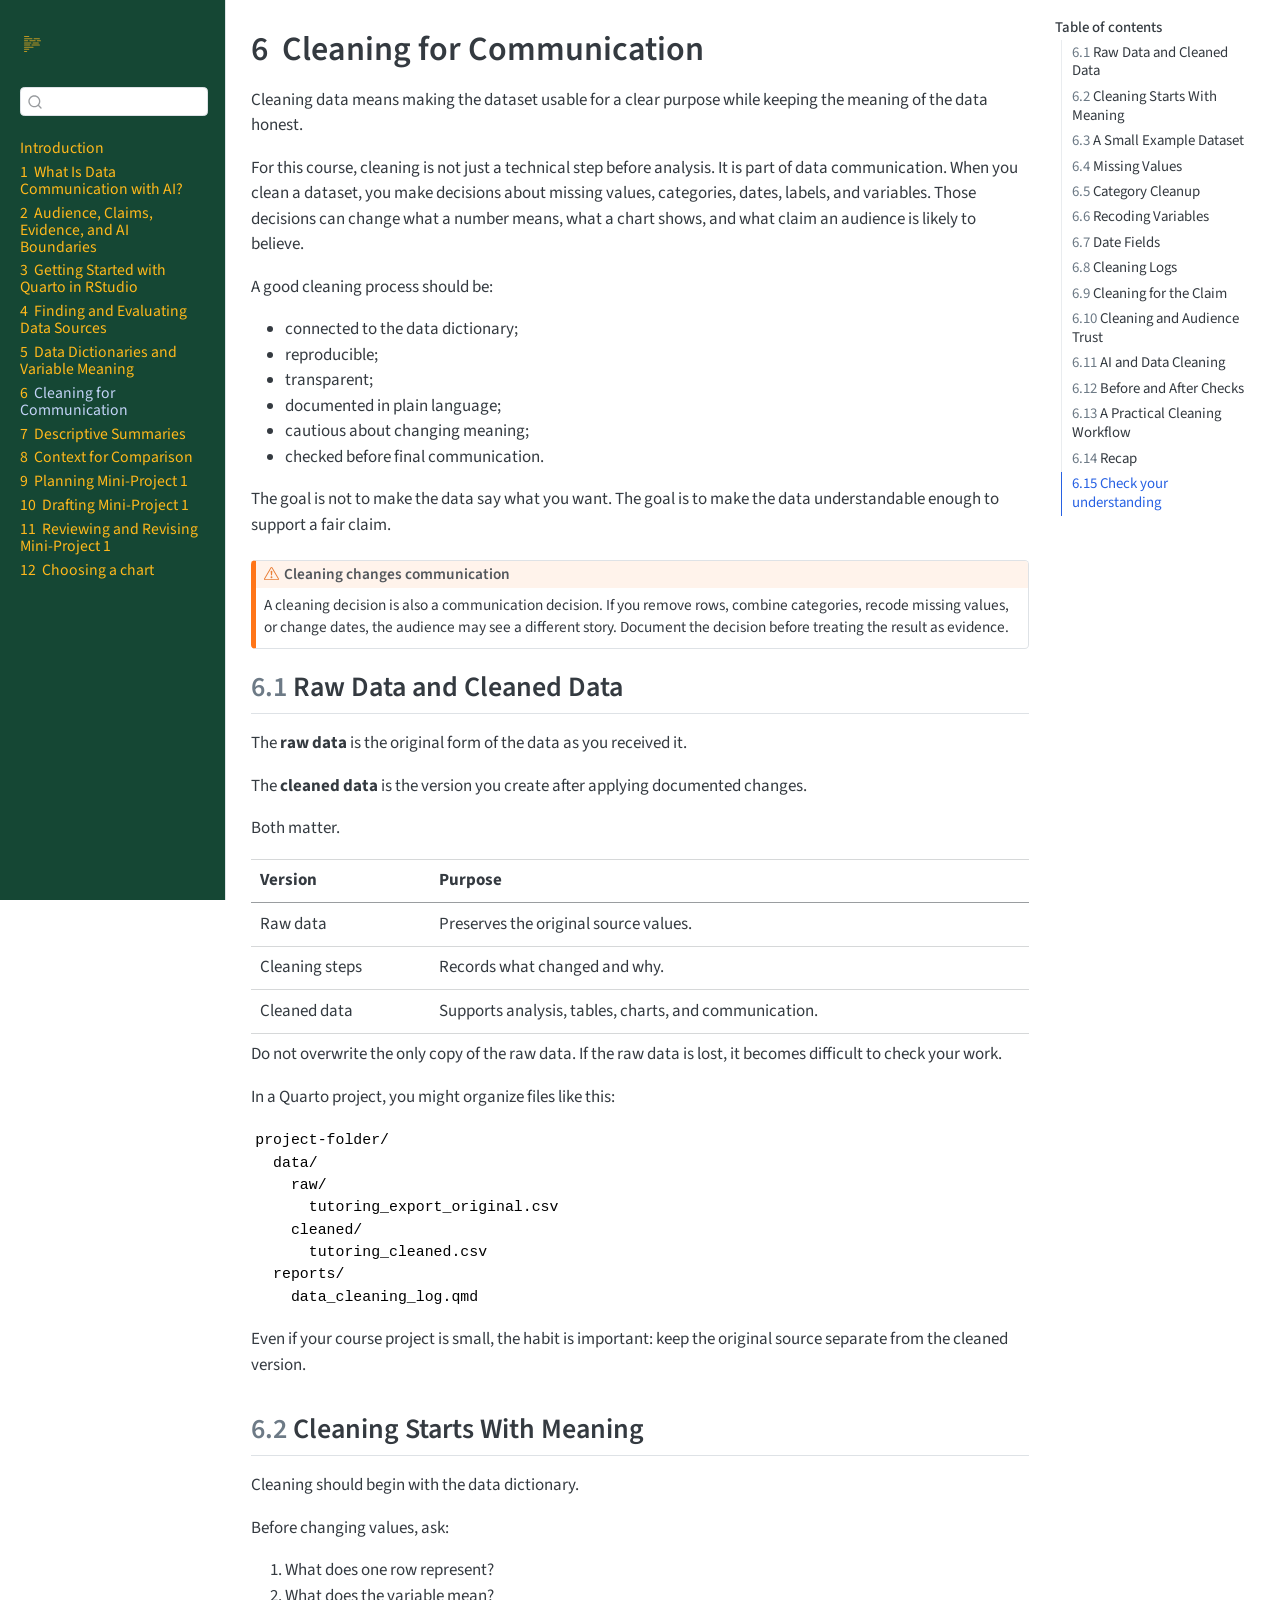
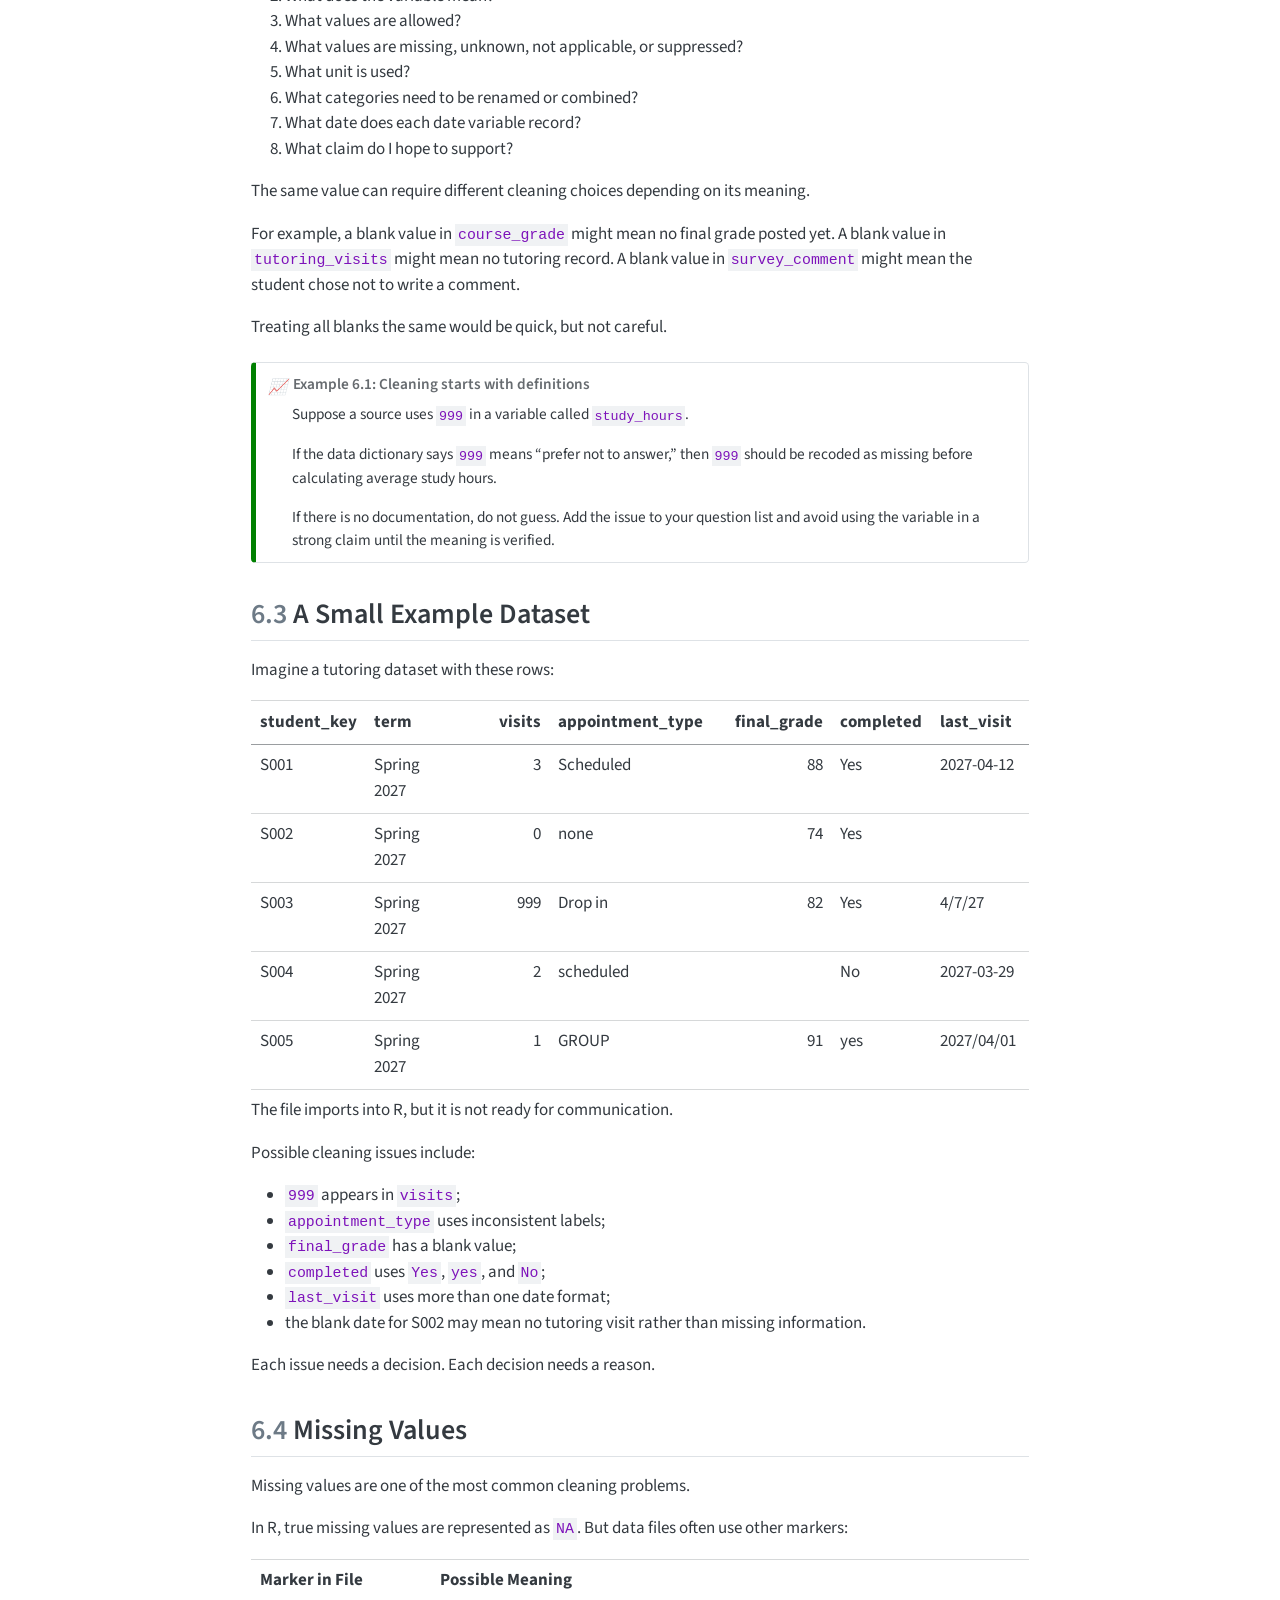
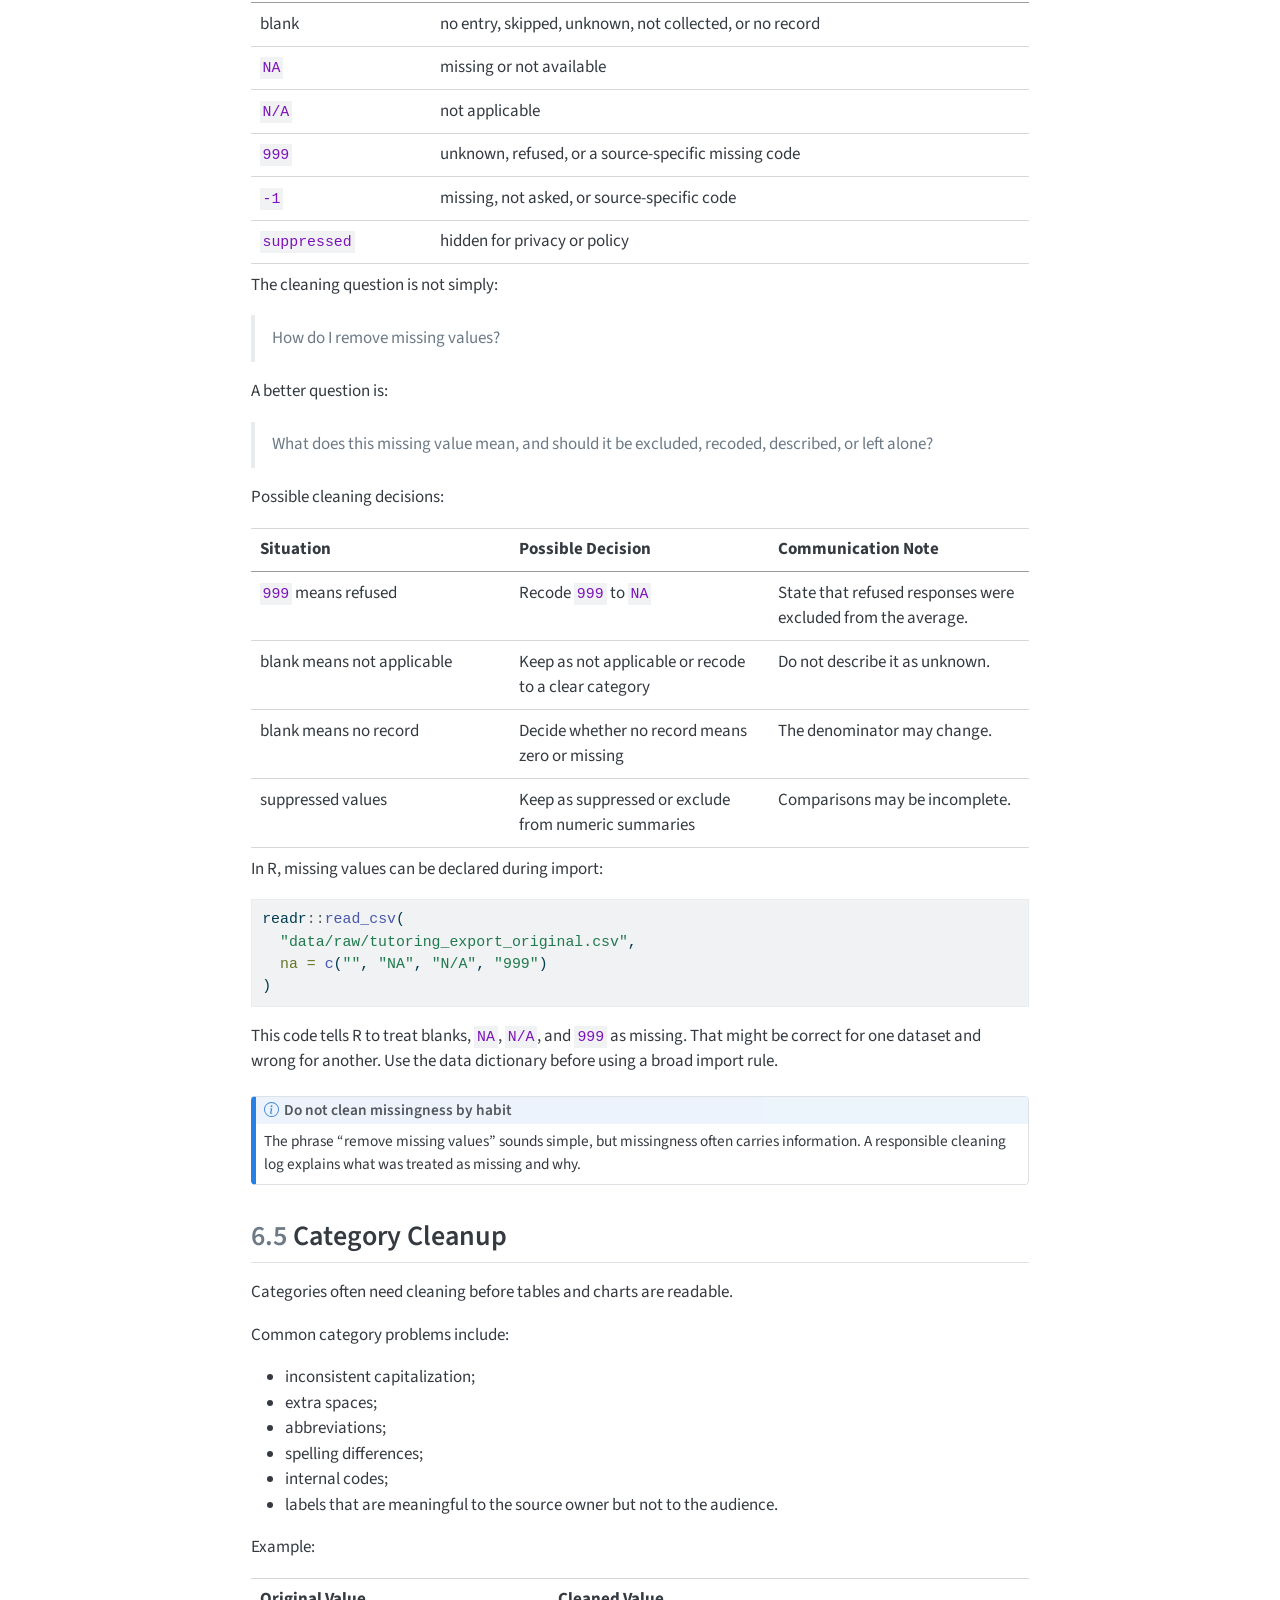
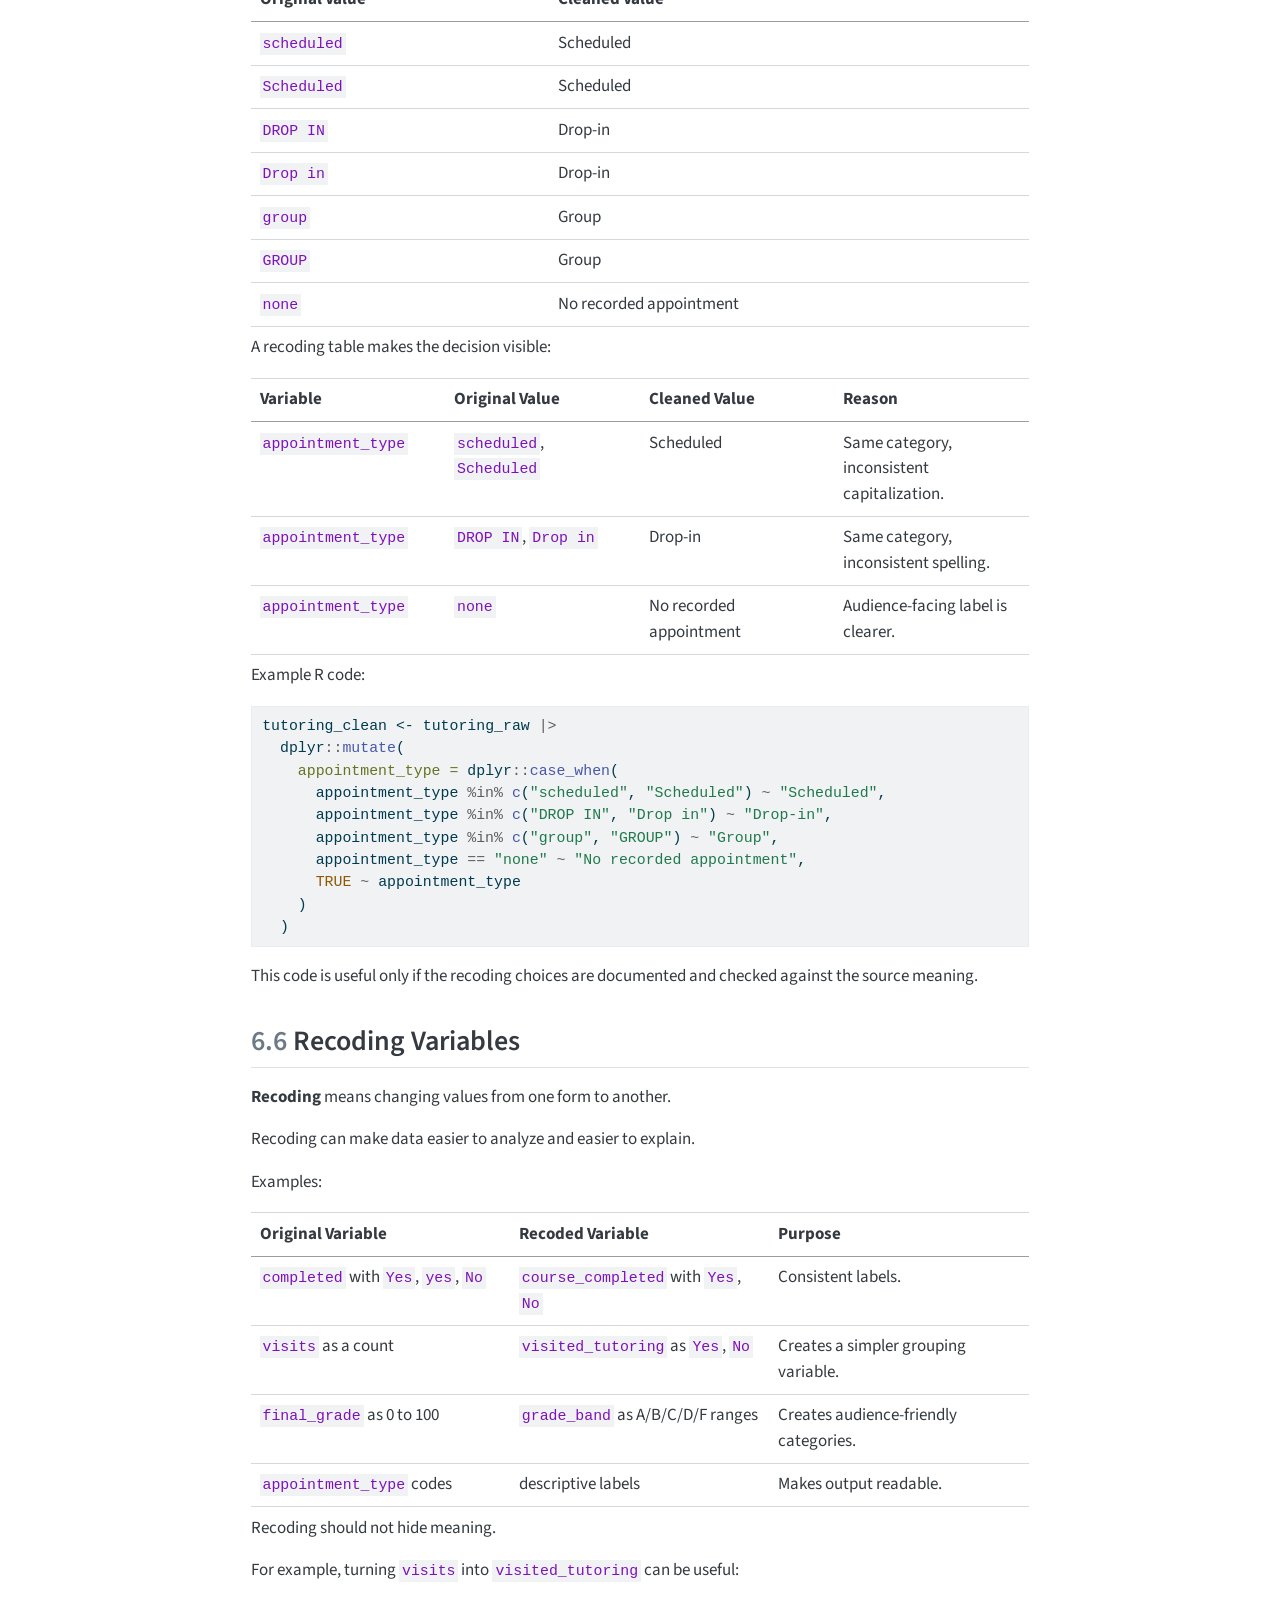
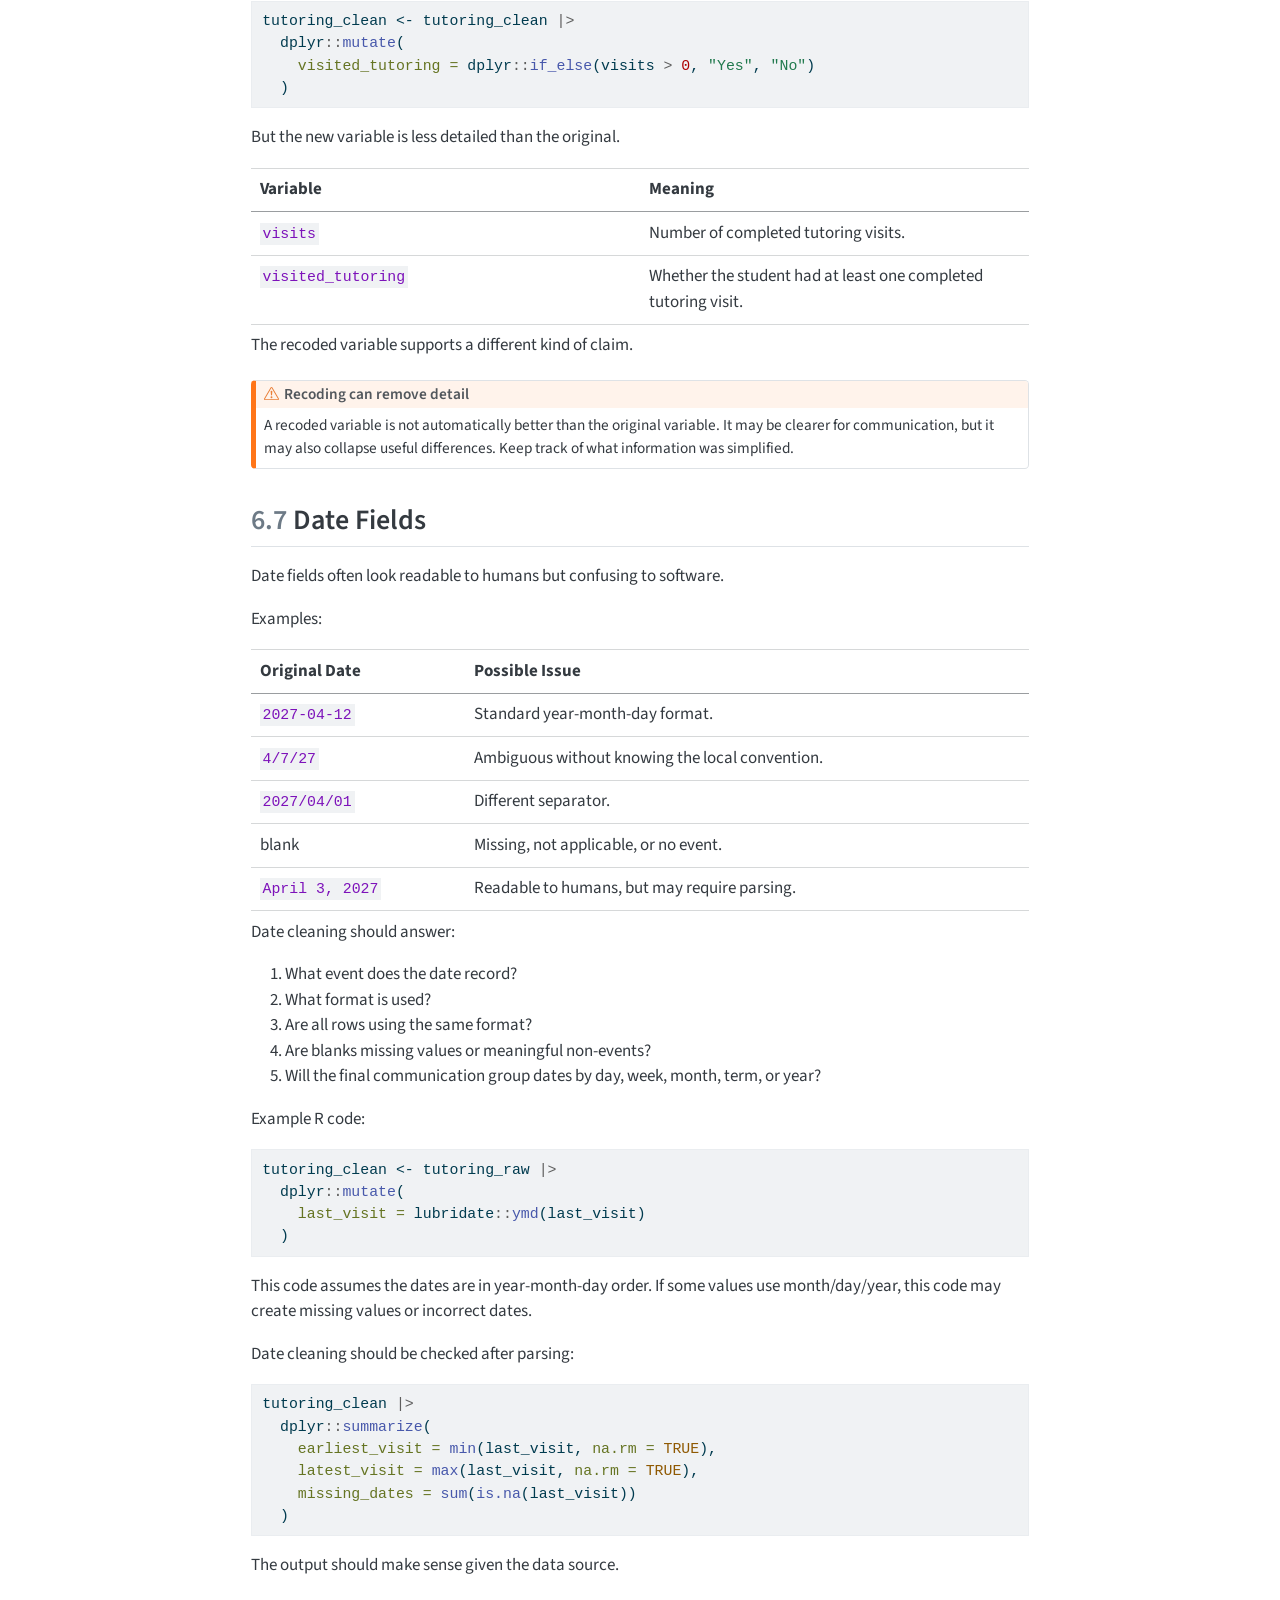
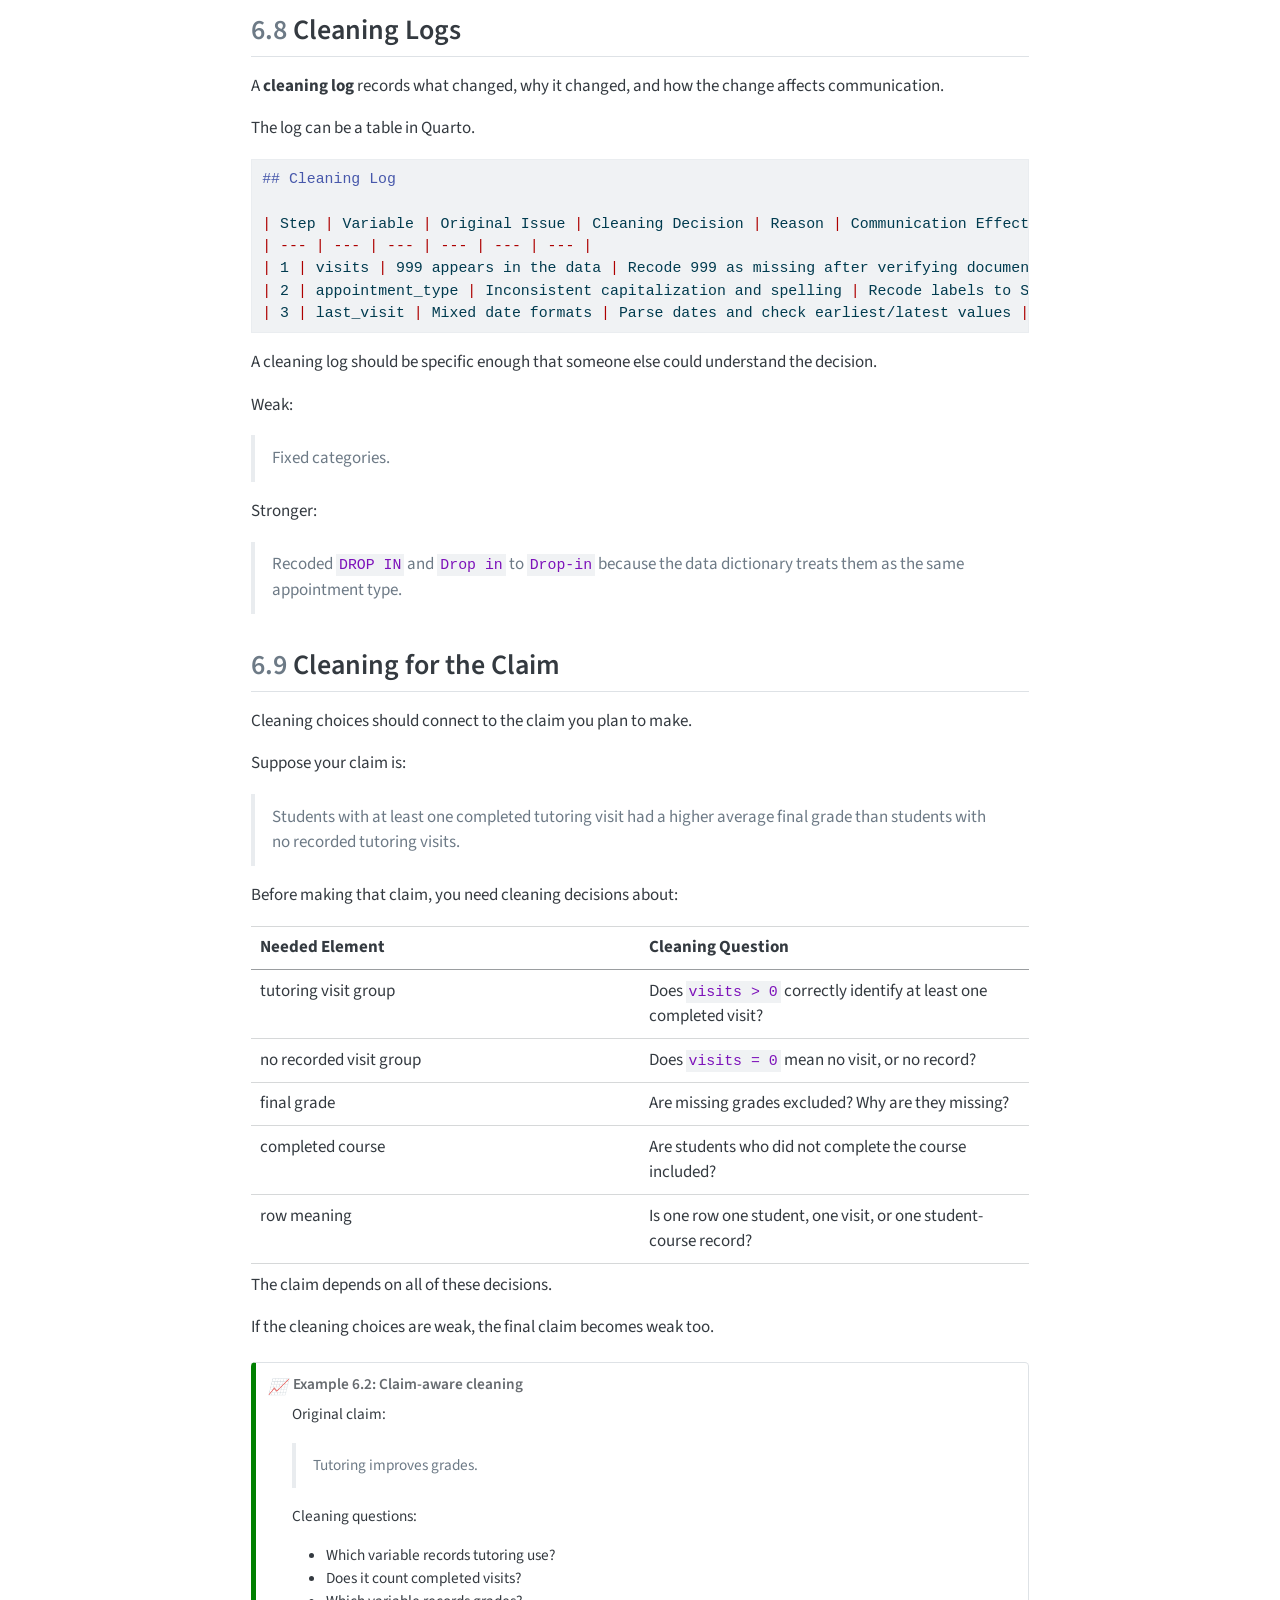
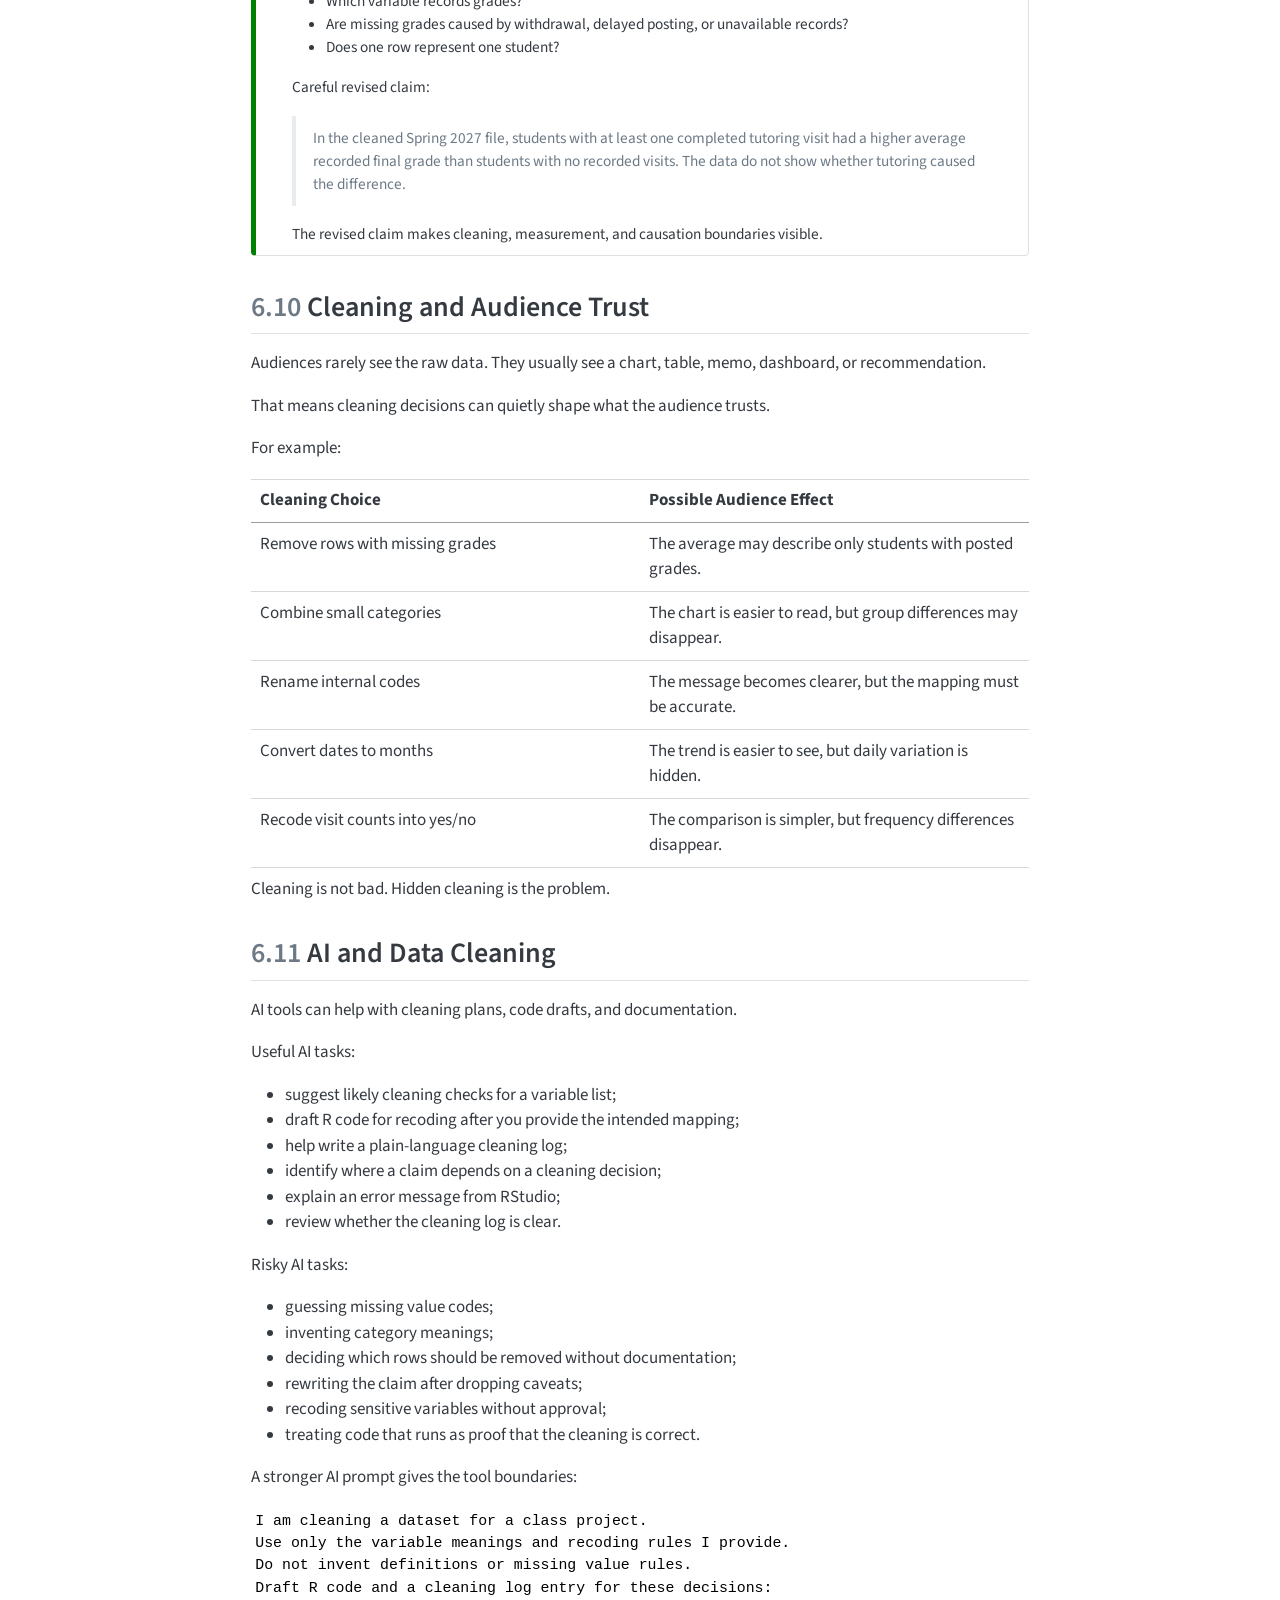
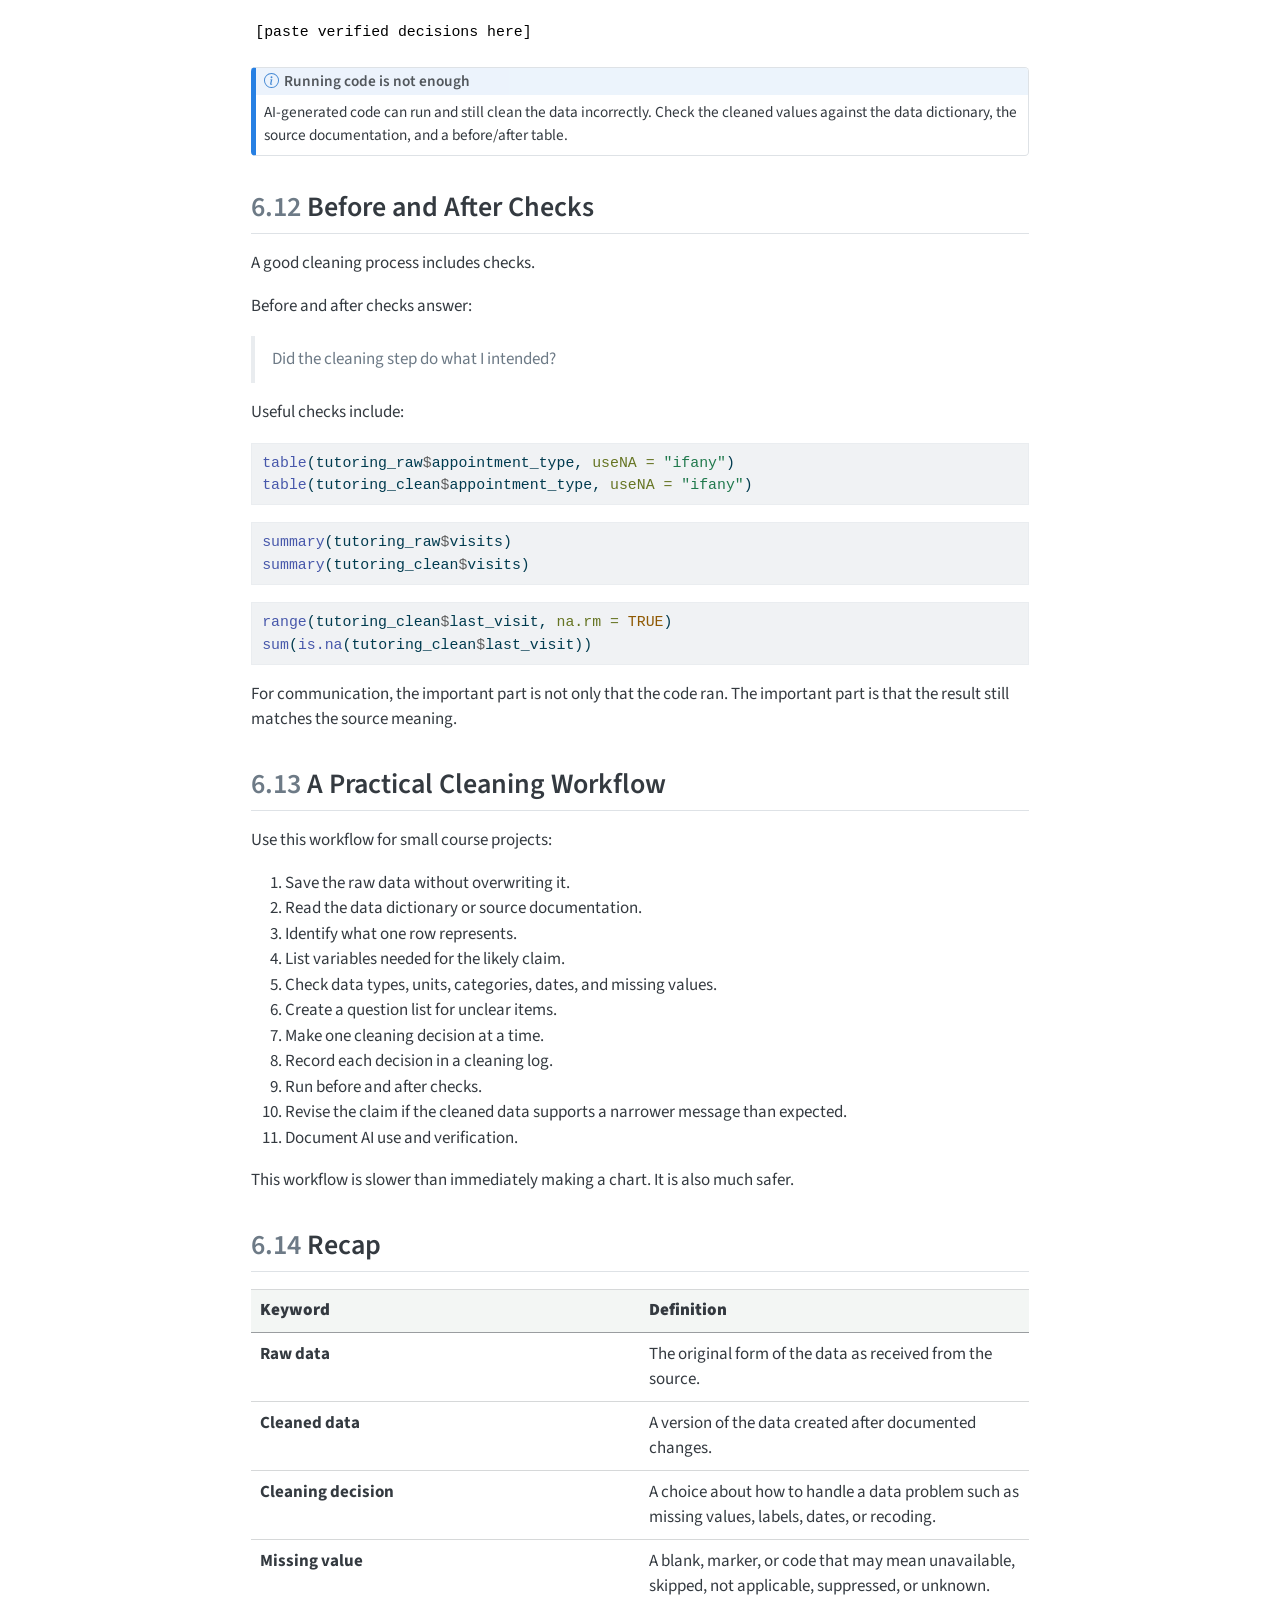
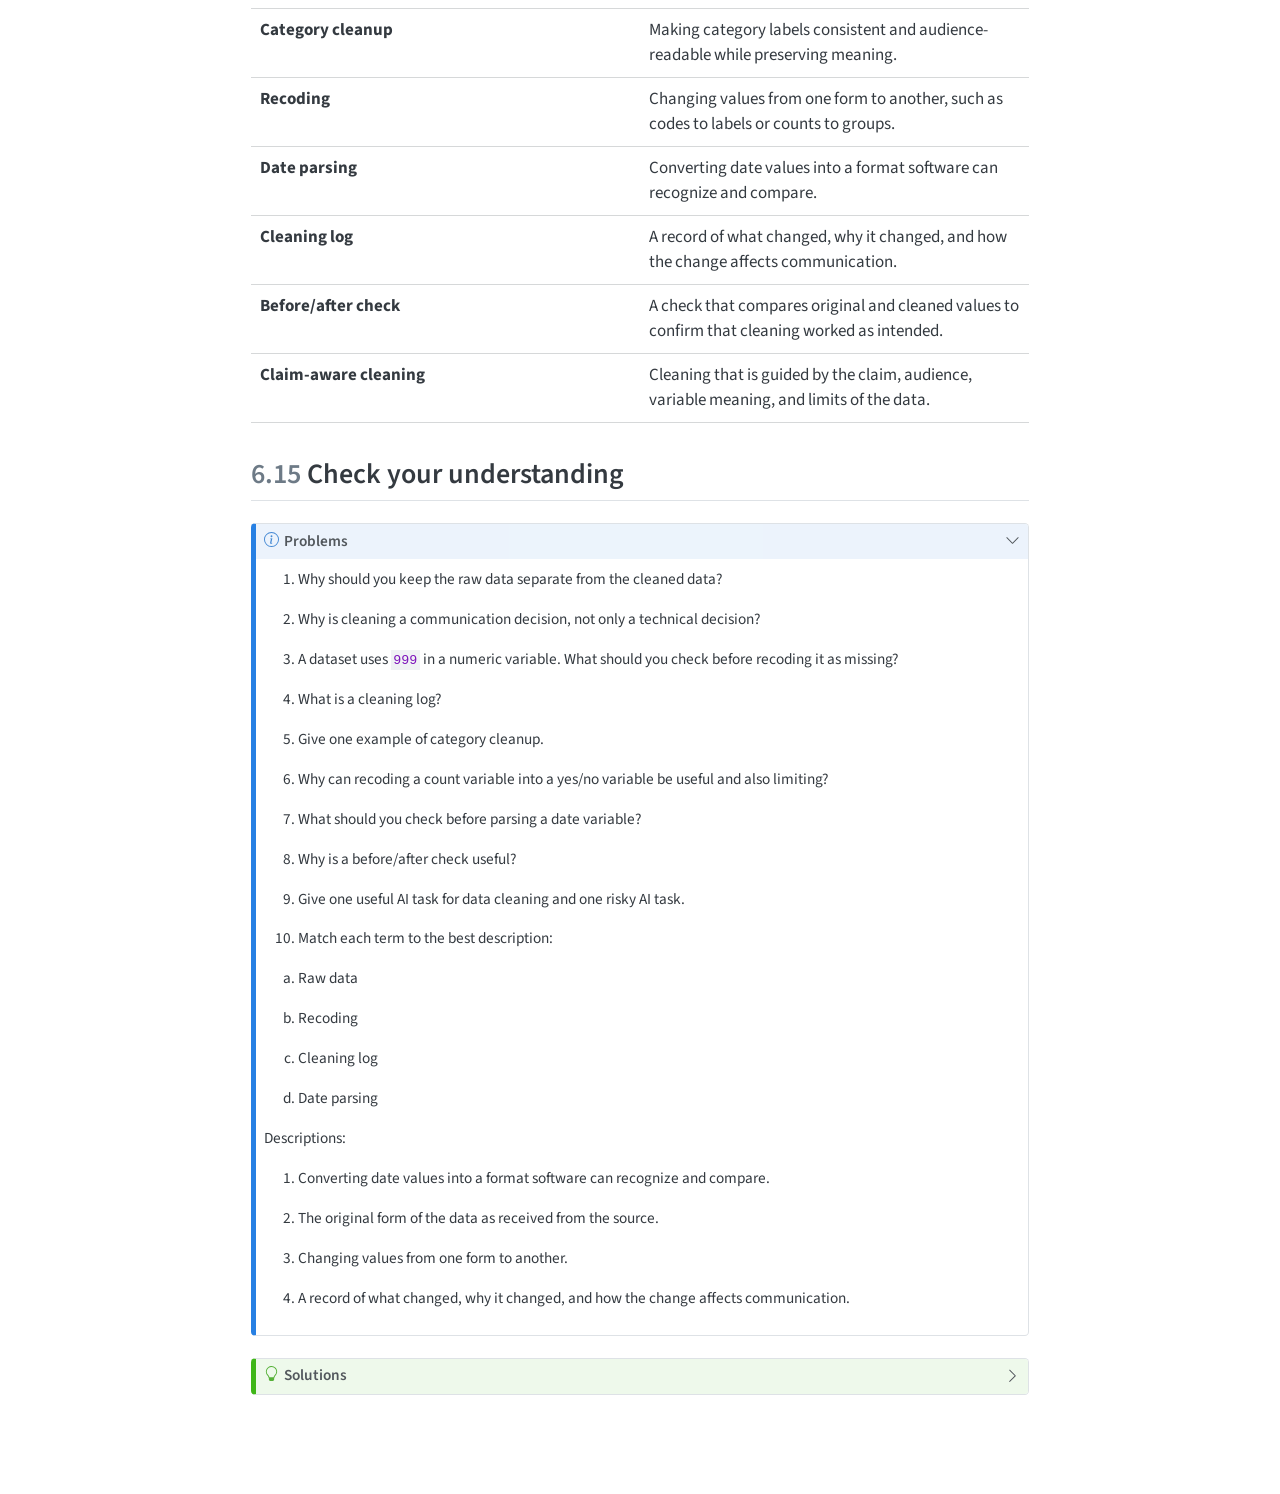
<file: docs/06.html>
<!DOCTYPE html>
<html xmlns="http://www.w3.org/1999/xhtml" lang="en" xml:lang="en"><head>

<meta charset="utf-8">
<meta name="generator" content="quarto-1.9.38">

<meta name="viewport" content="width=device-width, initial-scale=1.0, user-scalable=yes">


<title>6&nbsp; Cleaning for Communication – STA 2310 Data Communication with AI</title>
<style>
/* Default styles provided by pandoc.
** See https://pandoc.org/MANUAL.html#variables-for-html for config info.
*/
code{white-space: pre-wrap;}
span.smallcaps{font-variant: small-caps;}
div.columns{display: flex; gap: min(4vw, 1.5em);}
div.column{flex: auto; overflow-x: auto;}
div.hanging-indent{margin-left: 1.5em; text-indent: -1.5em;}
ul.task-list{list-style: none;}
ul.task-list li input[type="checkbox"] {
  width: 0.8em;
  margin: 0 0.8em 0.2em -1em; /* quarto-specific, see https://github.com/quarto-dev/quarto-cli/issues/4556 */ 
  vertical-align: middle;
}
/* CSS for syntax highlighting */
html { -webkit-text-size-adjust: 100%; }
pre > code.sourceCode { white-space: pre; position: relative; }
pre > code.sourceCode > span { display: inline-block; line-height: 1.25; }
pre > code.sourceCode > span:empty { height: 1.2em; }
.sourceCode { overflow: visible; }
code.sourceCode > span { color: inherit; text-decoration: inherit; }
div.sourceCode { margin: 1em 0; }
pre.sourceCode { margin: 0; }
@media screen {
div.sourceCode { overflow: auto; }
}
@media print {
pre > code.sourceCode { white-space: pre-wrap; }
pre > code.sourceCode > span { text-indent: -5em; padding-left: 5em; }
}
pre.numberSource code
  { counter-reset: source-line 0; }
pre.numberSource code > span
  { position: relative; left: -4em; counter-increment: source-line; }
pre.numberSource code > span > a:first-child::before
  { content: counter(source-line);
    position: relative; left: -1em; text-align: right; vertical-align: baseline;
    border: none; display: inline-block;
    -webkit-touch-callout: none; -webkit-user-select: none;
    -khtml-user-select: none; -moz-user-select: none;
    -ms-user-select: none; user-select: none;
    padding: 0 4px; width: 4em;
  }
pre.numberSource { margin-left: 3em;  padding-left: 4px; }
div.sourceCode
  {   }
@media screen {
pre > code.sourceCode > span > a:first-child::before { text-decoration: underline; }
}
</style>


<script src="site_libs/quarto-nav/quarto-nav.js"></script>
<script src="site_libs/quarto-nav/headroom.min.js"></script>
<script src="site_libs/clipboard/clipboard.min.js"></script>
<script src="site_libs/quarto-search/autocomplete.umd.js"></script>
<script src="site_libs/quarto-search/fuse.min.js"></script>
<script src="site_libs/quarto-search/quarto-search.js"></script>
<meta name="quarto:offset" content="./">
<script src="site_libs/quarto-html/quarto.js" type="module"></script>
<script src="site_libs/quarto-html/tabsets/tabsets.js" type="module"></script>
<script src="site_libs/quarto-html/popper.min.js"></script>
<script src="site_libs/quarto-html/tippy.umd.min.js"></script>
<script src="site_libs/quarto-html/anchor.min.js"></script>
<link href="site_libs/quarto-html/tippy.css" rel="stylesheet">
<link href="site_libs/quarto-html/quarto-syntax-highlighting-15634bcf2e68342d4ad2dfa704d543f6.css" rel="stylesheet" id="quarto-text-highlighting-styles">
<script src="site_libs/bootstrap/bootstrap.min.js"></script>
<link href="site_libs/bootstrap/bootstrap-icons.css" rel="stylesheet">
<link href="site_libs/bootstrap/bootstrap-ac731d99f942368ec2047317e7e82b91.min.css" rel="stylesheet" append-hash="true" id="quarto-bootstrap" data-mode="light">
<script id="quarto-search-options" type="application/json">{
  "location": "sidebar",
  "copy-button": false,
  "collapse-after": 3,
  "panel-placement": "start",
  "type": "textbox",
  "limit": 50,
  "keyboard-shortcut": [
    "f",
    "/",
    "s"
  ],
  "show-item-context": false,
  "language": {
    "search-no-results-text": "No results",
    "search-matching-documents-text": "matching documents",
    "search-copy-link-title": "Copy link to search",
    "search-hide-matches-text": "Hide additional matches",
    "search-more-match-text": "more match in this document",
    "search-more-matches-text": "more matches in this document",
    "search-clear-button-title": "Clear",
    "search-text-placeholder": "",
    "search-detached-cancel-button-title": "Cancel",
    "search-submit-button-title": "Submit",
    "search-label": "Search"
  }
}</script>
<style type="text/css">
.sidebar .chapter-number {
color: #FFB81c;
}
.center-panel.quarto-layout-panel {
justify-content: center;
column-gap: 1rem;
}
</style>
<style>
div.callout-example.callout {
  border-left-color: #008000;
}
div.callout-example.callout-style-default > .callout-header {
  background-color: rgba(0, 128, 0, 0.13);
}
div.callout-example .callout-toggle::before {  background-image: url('data:image/svg+xml,<svg xmlns="http://www.w3.org/2000/svg" width="16" height="16" fill="rgb(33, 37, 41)" class="bi bi-chevron-down" viewBox="0 0 16 16"><path fill-rule="evenodd" d="M1.646 4.646a.5.5 0 0 1 .708 0L8 10.293l5.646-5.647a.5.5 0 0 1 .708.708l-6 6a.5.5 0 0 1-.708 0l-6-6a.5.5 0 0 1 0-.708z"/></svg>');}
div.callout-example.callout-style-default .callout-icon::before, div.callout-example.callout-titled .callout-icon::before {
  content: '📈';
  background-image: none;
}
</style>


<link rel="stylesheet" href="styles.css">
</head>

<body class="nav-sidebar docked quarto-light">

<div id="quarto-search-results"></div>
  <header id="quarto-header" class="headroom fixed-top">
  <nav class="quarto-secondary-nav">
    <div class="container-fluid d-flex">
      <button type="button" class="quarto-btn-toggle btn" data-bs-toggle="collapse" role="button" data-bs-target=".quarto-sidebar-collapse-item" aria-controls="quarto-sidebar" aria-expanded="false" aria-label="Toggle sidebar navigation" onclick="if (window.quartoToggleHeadroom) { window.quartoToggleHeadroom(); }">
        <i class="bi bi-layout-text-sidebar-reverse"></i>
      </button>
        <nav class="quarto-page-breadcrumbs" aria-label="breadcrumb"><ol class="breadcrumb"><li class="breadcrumb-item"><a href="./06.html"><span class="chapter-number">6</span>&nbsp; <span class="chapter-title">Cleaning for Communication</span></a></li></ol></nav>
        <a class="flex-grow-1" role="navigation" data-bs-toggle="collapse" data-bs-target=".quarto-sidebar-collapse-item" aria-controls="quarto-sidebar" aria-expanded="false" aria-label="Toggle sidebar navigation" onclick="if (window.quartoToggleHeadroom) { window.quartoToggleHeadroom(); }">      
        </a>
      <button type="button" class="btn quarto-search-button" aria-label="Search" onclick="window.quartoOpenSearch();">
        <i class="bi bi-search"></i>
      </button>
    </div>
  </nav>
</header>
<!-- content -->
<div id="quarto-content" class="quarto-container page-columns page-rows-contents page-layout-article">
<!-- sidebar -->
  <nav id="quarto-sidebar" class="sidebar collapse collapse-horizontal quarto-sidebar-collapse-item sidebar-navigation docked overflow-auto">
    <div class="pt-lg-2 mt-2 text-left sidebar-header">
    <div class="sidebar-title mb-0 py-0">
      <a href="./"></a> 
        <div class="sidebar-tools-main">
  <a href="" class="quarto-reader-toggle quarto-navigation-tool px-1" onclick="window.quartoToggleReader(); return false;" title="Toggle reader mode">
  <div class="quarto-reader-toggle-btn">
  <i class="bi"></i>
  </div>
</a>
</div>
    </div>
      </div>
        <div class="mt-2 flex-shrink-0 align-items-center">
        <div class="sidebar-search">
        <div id="quarto-search" class="" title="Search"></div>
        </div>
        </div>
    <div class="sidebar-menu-container"> 
    <ul class="list-unstyled mt-1">
        <li class="sidebar-item">
  <div class="sidebar-item-container"> 
  <a href="./index.html" class="sidebar-item-text sidebar-link">
 <span class="menu-text">Introduction</span></a>
  </div>
</li>
        <li class="sidebar-item">
  <div class="sidebar-item-container"> 
  <a href="./01.html" class="sidebar-item-text sidebar-link">
 <span class="menu-text"><span class="chapter-number">1</span>&nbsp; <span class="chapter-title">What Is Data Communication with AI?</span></span></a>
  </div>
</li>
        <li class="sidebar-item">
  <div class="sidebar-item-container"> 
  <a href="./02.html" class="sidebar-item-text sidebar-link">
 <span class="menu-text"><span class="chapter-number">2</span>&nbsp; <span class="chapter-title">Audience, Claims, Evidence, and AI Boundaries</span></span></a>
  </div>
</li>
        <li class="sidebar-item">
  <div class="sidebar-item-container"> 
  <a href="./03.html" class="sidebar-item-text sidebar-link">
 <span class="menu-text"><span class="chapter-number">3</span>&nbsp; <span class="chapter-title">Getting Started with Quarto in RStudio</span></span></a>
  </div>
</li>
        <li class="sidebar-item">
  <div class="sidebar-item-container"> 
  <a href="./04.html" class="sidebar-item-text sidebar-link">
 <span class="menu-text"><span class="chapter-number">4</span>&nbsp; <span class="chapter-title">Finding and Evaluating Data Sources</span></span></a>
  </div>
</li>
        <li class="sidebar-item">
  <div class="sidebar-item-container"> 
  <a href="./05.html" class="sidebar-item-text sidebar-link">
 <span class="menu-text"><span class="chapter-number">5</span>&nbsp; <span class="chapter-title">Data Dictionaries and Variable Meaning</span></span></a>
  </div>
</li>
        <li class="sidebar-item">
  <div class="sidebar-item-container"> 
  <a href="./06.html" class="sidebar-item-text sidebar-link active">
 <span class="menu-text"><span class="chapter-number">6</span>&nbsp; <span class="chapter-title">Cleaning for Communication</span></span></a>
  </div>
</li>
        <li class="sidebar-item">
  <div class="sidebar-item-container"> 
  <a href="./07.html" class="sidebar-item-text sidebar-link">
 <span class="menu-text"><span class="chapter-number">7</span>&nbsp; <span class="chapter-title">Descriptive Summaries</span></span></a>
  </div>
</li>
        <li class="sidebar-item">
  <div class="sidebar-item-container"> 
  <a href="./08.html" class="sidebar-item-text sidebar-link">
 <span class="menu-text"><span class="chapter-number">8</span>&nbsp; <span class="chapter-title">Context for Comparison</span></span></a>
  </div>
</li>
        <li class="sidebar-item">
  <div class="sidebar-item-container"> 
  <a href="./09.html" class="sidebar-item-text sidebar-link">
 <span class="menu-text"><span class="chapter-number">9</span>&nbsp; <span class="chapter-title">Planning Mini-Project 1</span></span></a>
  </div>
</li>
        <li class="sidebar-item">
  <div class="sidebar-item-container"> 
  <a href="./10.html" class="sidebar-item-text sidebar-link">
 <span class="menu-text"><span class="chapter-number">10</span>&nbsp; <span class="chapter-title">Drafting Mini-Project 1</span></span></a>
  </div>
</li>
        <li class="sidebar-item">
  <div class="sidebar-item-container"> 
  <a href="./11.html" class="sidebar-item-text sidebar-link">
 <span class="menu-text"><span class="chapter-number">11</span>&nbsp; <span class="chapter-title">Reviewing and Revising Mini-Project 1</span></span></a>
  </div>
</li>
        <li class="sidebar-item">
  <div class="sidebar-item-container"> 
  <a href="./12.html" class="sidebar-item-text sidebar-link">
 <span class="menu-text"><span class="chapter-number">12</span>&nbsp; <span class="chapter-title">Choosing a chart</span></span></a>
  </div>
</li>
    </ul>
    </div>
</nav>
<div id="quarto-sidebar-glass" class="quarto-sidebar-collapse-item" data-bs-toggle="collapse" data-bs-target=".quarto-sidebar-collapse-item"></div>
<!-- margin-sidebar -->
    <div id="quarto-margin-sidebar" class="sidebar margin-sidebar">
        <nav id="TOC" role="doc-toc" class="toc-active">
    <h2 id="toc-title">Table of contents</h2>
   
  <ul>
  <li><a href="#raw-data-and-cleaned-data" id="toc-raw-data-and-cleaned-data" class="nav-link active" data-scroll-target="#raw-data-and-cleaned-data"><span class="header-section-number">6.1</span> Raw Data and Cleaned Data</a></li>
  <li><a href="#cleaning-starts-with-meaning" id="toc-cleaning-starts-with-meaning" class="nav-link" data-scroll-target="#cleaning-starts-with-meaning"><span class="header-section-number">6.2</span> Cleaning Starts With Meaning</a></li>
  <li><a href="#a-small-example-dataset" id="toc-a-small-example-dataset" class="nav-link" data-scroll-target="#a-small-example-dataset"><span class="header-section-number">6.3</span> A Small Example Dataset</a></li>
  <li><a href="#missing-values" id="toc-missing-values" class="nav-link" data-scroll-target="#missing-values"><span class="header-section-number">6.4</span> Missing Values</a></li>
  <li><a href="#category-cleanup" id="toc-category-cleanup" class="nav-link" data-scroll-target="#category-cleanup"><span class="header-section-number">6.5</span> Category Cleanup</a></li>
  <li><a href="#recoding-variables" id="toc-recoding-variables" class="nav-link" data-scroll-target="#recoding-variables"><span class="header-section-number">6.6</span> Recoding Variables</a></li>
  <li><a href="#date-fields" id="toc-date-fields" class="nav-link" data-scroll-target="#date-fields"><span class="header-section-number">6.7</span> Date Fields</a></li>
  <li><a href="#cleaning-logs" id="toc-cleaning-logs" class="nav-link" data-scroll-target="#cleaning-logs"><span class="header-section-number">6.8</span> Cleaning Logs</a></li>
  <li><a href="#cleaning-for-the-claim" id="toc-cleaning-for-the-claim" class="nav-link" data-scroll-target="#cleaning-for-the-claim"><span class="header-section-number">6.9</span> Cleaning for the Claim</a></li>
  <li><a href="#cleaning-and-audience-trust" id="toc-cleaning-and-audience-trust" class="nav-link" data-scroll-target="#cleaning-and-audience-trust"><span class="header-section-number">6.10</span> Cleaning and Audience Trust</a></li>
  <li><a href="#ai-and-data-cleaning" id="toc-ai-and-data-cleaning" class="nav-link" data-scroll-target="#ai-and-data-cleaning"><span class="header-section-number">6.11</span> AI and Data Cleaning</a></li>
  <li><a href="#before-and-after-checks" id="toc-before-and-after-checks" class="nav-link" data-scroll-target="#before-and-after-checks"><span class="header-section-number">6.12</span> Before and After Checks</a></li>
  <li><a href="#a-practical-cleaning-workflow" id="toc-a-practical-cleaning-workflow" class="nav-link" data-scroll-target="#a-practical-cleaning-workflow"><span class="header-section-number">6.13</span> A Practical Cleaning Workflow</a></li>
  <li><a href="#recap" id="toc-recap" class="nav-link" data-scroll-target="#recap"><span class="header-section-number">6.14</span> Recap</a></li>
  <li><a href="#check-your-understanding" id="toc-check-your-understanding" class="nav-link" data-scroll-target="#check-your-understanding"><span class="header-section-number">6.15</span> Check your understanding</a></li>
  </ul>
</nav>
    </div>
<!-- main -->
<main class="content" id="quarto-document-content">

<header id="title-block-header" class="quarto-title-block default">
<div class="quarto-title">
<h1 class="title"><span class="chapter-number">6</span>&nbsp; <span class="chapter-title">Cleaning for Communication</span></h1>
</div>



<div class="quarto-title-meta">

    
  
    
  </div>
  


</header>


<p>Cleaning data means making the dataset usable for a clear purpose while keeping the meaning of the data honest.</p>
<p>For this course, cleaning is not just a technical step before analysis. It is part of data communication. When you clean a dataset, you make decisions about missing values, categories, dates, labels, and variables. Those decisions can change what a number means, what a chart shows, and what claim an audience is likely to believe.</p>
<p>A good cleaning process should be:</p>
<ul>
<li>connected to the data dictionary;</li>
<li>reproducible;</li>
<li>transparent;</li>
<li>documented in plain language;</li>
<li>cautious about changing meaning;</li>
<li>checked before final communication.</li>
</ul>
<p>The goal is not to make the data say what you want. The goal is to make the data understandable enough to support a fair claim.</p>
<div class="callout callout-style-default callout-warning callout-titled" title="Cleaning changes communication">
<div class="callout-header d-flex align-content-center">
<div class="callout-icon-container">
<i class="callout-icon"></i>
</div>
<div class="callout-title-container flex-fill">
<span class="screen-reader-only">Warning</span>Cleaning changes communication
</div>
</div>
<div class="callout-body-container callout-body">
<p>A cleaning decision is also a communication decision. If you remove rows, combine categories, recode missing values, or change dates, the audience may see a different story. Document the decision before treating the result as evidence.</p>
</div>
</div>
<section id="raw-data-and-cleaned-data" class="level2" data-number="6.1">
<h2 data-number="6.1" class="anchored" data-anchor-id="raw-data-and-cleaned-data"><span class="header-section-number">6.1</span> Raw Data and Cleaned Data</h2>
<p>The <strong>raw data</strong> is the original form of the data as you received it.</p>
<p>The <strong>cleaned data</strong> is the version you create after applying documented changes.</p>
<p>Both matter.</p>
<table class="caption-top table">
<thead>
<tr class="header">
<th>Version</th>
<th>Purpose</th>
</tr>
</thead>
<tbody>
<tr class="odd">
<td>Raw data</td>
<td>Preserves the original source values.</td>
</tr>
<tr class="even">
<td>Cleaning steps</td>
<td>Records what changed and why.</td>
</tr>
<tr class="odd">
<td>Cleaned data</td>
<td>Supports analysis, tables, charts, and communication.</td>
</tr>
</tbody>
</table>
<p>Do not overwrite the only copy of the raw data. If the raw data is lost, it becomes difficult to check your work.</p>
<p>In a Quarto project, you might organize files like this:</p>
<pre class="text"><code>project-folder/
  data/
    raw/
      tutoring_export_original.csv
    cleaned/
      tutoring_cleaned.csv
  reports/
    data_cleaning_log.qmd</code></pre>
<p>Even if your course project is small, the habit is important: keep the original source separate from the cleaned version.</p>
</section>
<section id="cleaning-starts-with-meaning" class="level2" data-number="6.2">
<h2 data-number="6.2" class="anchored" data-anchor-id="cleaning-starts-with-meaning"><span class="header-section-number">6.2</span> Cleaning Starts With Meaning</h2>
<p>Cleaning should begin with the data dictionary.</p>
<p>Before changing values, ask:</p>
<ol type="1">
<li>What does one row represent?</li>
<li>What does the variable mean?</li>
<li>What values are allowed?</li>
<li>What values are missing, unknown, not applicable, or suppressed?</li>
<li>What unit is used?</li>
<li>What categories need to be renamed or combined?</li>
<li>What date does each date variable record?</li>
<li>What claim do I hope to support?</li>
</ol>
<p>The same value can require different cleaning choices depending on its meaning.</p>
<p>For example, a blank value in <code>course_grade</code> might mean no final grade posted yet. A blank value in <code>tutoring_visits</code> might mean no tutoring record. A blank value in <code>survey_comment</code> might mean the student chose not to write a comment.</p>
<p>Treating all blanks the same would be quick, but not careful.</p>
<div class="callout callout-style-simple callout-example callout-titled">
<div class="callout-header d-flex align-content-center">
<div class="callout-icon-container">
<i class="callout-icon"></i>
</div>
<div class="callout-title-container flex-fill">
<span class="screen-reader-only">Example</span>Example 6.1: Cleaning starts with definitions
</div>
</div>
<div class="callout-body-container callout-body">
<p>Suppose a source uses <code>999</code> in a variable called <code>study_hours</code>.</p>
<p>If the data dictionary says <code>999</code> means “prefer not to answer,” then <code>999</code> should be recoded as missing before calculating average study hours.</p>
<p>If there is no documentation, do not guess. Add the issue to your question list and avoid using the variable in a strong claim until the meaning is verified.</p>
</div>
</div>
</section>
<section id="a-small-example-dataset" class="level2" data-number="6.3">
<h2 data-number="6.3" class="anchored" data-anchor-id="a-small-example-dataset"><span class="header-section-number">6.3</span> A Small Example Dataset</h2>
<p>Imagine a tutoring dataset with these rows:</p>
<table class="caption-top table">
<colgroup>
<col style="width: 13%">
<col style="width: 13%">
<col style="width: 17%">
<col style="width: 13%">
<col style="width: 17%">
<col style="width: 13%">
<col style="width: 13%">
</colgroup>
<thead>
<tr class="header">
<th>student_key</th>
<th>term</th>
<th style="text-align: right;">visits</th>
<th>appointment_type</th>
<th style="text-align: right;">final_grade</th>
<th>completed</th>
<th>last_visit</th>
</tr>
</thead>
<tbody>
<tr class="odd">
<td>S001</td>
<td>Spring 2027</td>
<td style="text-align: right;">3</td>
<td>Scheduled</td>
<td style="text-align: right;">88</td>
<td>Yes</td>
<td>2027-04-12</td>
</tr>
<tr class="even">
<td>S002</td>
<td>Spring 2027</td>
<td style="text-align: right;">0</td>
<td>none</td>
<td style="text-align: right;">74</td>
<td>Yes</td>
<td></td>
</tr>
<tr class="odd">
<td>S003</td>
<td>Spring 2027</td>
<td style="text-align: right;">999</td>
<td>Drop in</td>
<td style="text-align: right;">82</td>
<td>Yes</td>
<td>4/7/27</td>
</tr>
<tr class="even">
<td>S004</td>
<td>Spring 2027</td>
<td style="text-align: right;">2</td>
<td>scheduled</td>
<td style="text-align: right;"></td>
<td>No</td>
<td>2027-03-29</td>
</tr>
<tr class="odd">
<td>S005</td>
<td>Spring 2027</td>
<td style="text-align: right;">1</td>
<td>GROUP</td>
<td style="text-align: right;">91</td>
<td>yes</td>
<td>2027/04/01</td>
</tr>
</tbody>
</table>
<p>The file imports into R, but it is not ready for communication.</p>
<p>Possible cleaning issues include:</p>
<ul>
<li><code>999</code> appears in <code>visits</code>;</li>
<li><code>appointment_type</code> uses inconsistent labels;</li>
<li><code>final_grade</code> has a blank value;</li>
<li><code>completed</code> uses <code>Yes</code>, <code>yes</code>, and <code>No</code>;</li>
<li><code>last_visit</code> uses more than one date format;</li>
<li>the blank date for S002 may mean no tutoring visit rather than missing information.</li>
</ul>
<p>Each issue needs a decision. Each decision needs a reason.</p>
</section>
<section id="missing-values" class="level2" data-number="6.4">
<h2 data-number="6.4" class="anchored" data-anchor-id="missing-values"><span class="header-section-number">6.4</span> Missing Values</h2>
<p>Missing values are one of the most common cleaning problems.</p>
<p>In R, true missing values are represented as <code>NA</code>. But data files often use other markers:</p>
<table class="caption-top table">
<thead>
<tr class="header">
<th>Marker in File</th>
<th>Possible Meaning</th>
</tr>
</thead>
<tbody>
<tr class="odd">
<td>blank</td>
<td>no entry, skipped, unknown, not collected, or no record</td>
</tr>
<tr class="even">
<td><code>NA</code></td>
<td>missing or not available</td>
</tr>
<tr class="odd">
<td><code>N/A</code></td>
<td>not applicable</td>
</tr>
<tr class="even">
<td><code>999</code></td>
<td>unknown, refused, or a source-specific missing code</td>
</tr>
<tr class="odd">
<td><code>-1</code></td>
<td>missing, not asked, or source-specific code</td>
</tr>
<tr class="even">
<td><code>suppressed</code></td>
<td>hidden for privacy or policy</td>
</tr>
</tbody>
</table>
<p>The cleaning question is not simply:</p>
<blockquote class="blockquote">
<p>How do I remove missing values?</p>
</blockquote>
<p>A better question is:</p>
<blockquote class="blockquote">
<p>What does this missing value mean, and should it be excluded, recoded, described, or left alone?</p>
</blockquote>
<p>Possible cleaning decisions:</p>
<table class="caption-top table">
<colgroup>
<col style="width: 33%">
<col style="width: 33%">
<col style="width: 33%">
</colgroup>
<thead>
<tr class="header">
<th>Situation</th>
<th>Possible Decision</th>
<th>Communication Note</th>
</tr>
</thead>
<tbody>
<tr class="odd">
<td><code>999</code> means refused</td>
<td>Recode <code>999</code> to <code>NA</code></td>
<td>State that refused responses were excluded from the average.</td>
</tr>
<tr class="even">
<td>blank means not applicable</td>
<td>Keep as not applicable or recode to a clear category</td>
<td>Do not describe it as unknown.</td>
</tr>
<tr class="odd">
<td>blank means no record</td>
<td>Decide whether no record means zero or missing</td>
<td>The denominator may change.</td>
</tr>
<tr class="even">
<td>suppressed values</td>
<td>Keep as suppressed or exclude from numeric summaries</td>
<td>Comparisons may be incomplete.</td>
</tr>
</tbody>
</table>
<p>In R, missing values can be declared during import:</p>
<div class="code-copy-outer-scaffold"><div class="sourceCode" id="cb2"><pre class="sourceCode r code-with-copy"><code class="sourceCode r"><span id="cb2-1"><a href="#cb2-1" aria-hidden="true" tabindex="-1"></a>readr<span class="sc">::</span><span class="fu">read_csv</span>(</span>
<span id="cb2-2"><a href="#cb2-2" aria-hidden="true" tabindex="-1"></a>  <span class="st">"data/raw/tutoring_export_original.csv"</span>,</span>
<span id="cb2-3"><a href="#cb2-3" aria-hidden="true" tabindex="-1"></a>  <span class="at">na =</span> <span class="fu">c</span>(<span class="st">""</span>, <span class="st">"NA"</span>, <span class="st">"N/A"</span>, <span class="st">"999"</span>)</span>
<span id="cb2-4"><a href="#cb2-4" aria-hidden="true" tabindex="-1"></a>)</span></code></pre></div><button title="Copy to Clipboard" class="code-copy-button"><i class="bi"></i></button></div>
<p>This code tells R to treat blanks, <code>NA</code>, <code>N/A</code>, and <code>999</code> as missing. That might be correct for one dataset and wrong for another. Use the data dictionary before using a broad import rule.</p>
<div class="callout callout-style-default callout-note callout-titled" title="Do not clean missingness by habit">
<div class="callout-header d-flex align-content-center">
<div class="callout-icon-container">
<i class="callout-icon"></i>
</div>
<div class="callout-title-container flex-fill">
<span class="screen-reader-only">Note</span>Do not clean missingness by habit
</div>
</div>
<div class="callout-body-container callout-body">
<p>The phrase “remove missing values” sounds simple, but missingness often carries information. A responsible cleaning log explains what was treated as missing and why.</p>
</div>
</div>
</section>
<section id="category-cleanup" class="level2" data-number="6.5">
<h2 data-number="6.5" class="anchored" data-anchor-id="category-cleanup"><span class="header-section-number">6.5</span> Category Cleanup</h2>
<p>Categories often need cleaning before tables and charts are readable.</p>
<p>Common category problems include:</p>
<ul>
<li>inconsistent capitalization;</li>
<li>extra spaces;</li>
<li>abbreviations;</li>
<li>spelling differences;</li>
<li>internal codes;</li>
<li>labels that are meaningful to the source owner but not to the audience.</li>
</ul>
<p>Example:</p>
<table class="caption-top table">
<thead>
<tr class="header">
<th>Original Value</th>
<th>Cleaned Value</th>
</tr>
</thead>
<tbody>
<tr class="odd">
<td><code>scheduled</code></td>
<td>Scheduled</td>
</tr>
<tr class="even">
<td><code>Scheduled</code></td>
<td>Scheduled</td>
</tr>
<tr class="odd">
<td><code>DROP IN</code></td>
<td>Drop-in</td>
</tr>
<tr class="even">
<td><code>Drop in</code></td>
<td>Drop-in</td>
</tr>
<tr class="odd">
<td><code>group</code></td>
<td>Group</td>
</tr>
<tr class="even">
<td><code>GROUP</code></td>
<td>Group</td>
</tr>
<tr class="odd">
<td><code>none</code></td>
<td>No recorded appointment</td>
</tr>
</tbody>
</table>
<p>A recoding table makes the decision visible:</p>
<table class="caption-top table">
<colgroup>
<col style="width: 25%">
<col style="width: 25%">
<col style="width: 25%">
<col style="width: 25%">
</colgroup>
<thead>
<tr class="header">
<th>Variable</th>
<th>Original Value</th>
<th>Cleaned Value</th>
<th>Reason</th>
</tr>
</thead>
<tbody>
<tr class="odd">
<td><code>appointment_type</code></td>
<td><code>scheduled</code>, <code>Scheduled</code></td>
<td>Scheduled</td>
<td>Same category, inconsistent capitalization.</td>
</tr>
<tr class="even">
<td><code>appointment_type</code></td>
<td><code>DROP IN</code>, <code>Drop in</code></td>
<td>Drop-in</td>
<td>Same category, inconsistent spelling.</td>
</tr>
<tr class="odd">
<td><code>appointment_type</code></td>
<td><code>none</code></td>
<td>No recorded appointment</td>
<td>Audience-facing label is clearer.</td>
</tr>
</tbody>
</table>
<p>Example R code:</p>
<div class="code-copy-outer-scaffold"><div class="sourceCode" id="cb3"><pre class="sourceCode r code-with-copy"><code class="sourceCode r"><span id="cb3-1"><a href="#cb3-1" aria-hidden="true" tabindex="-1"></a>tutoring_clean <span class="ot">&lt;-</span> tutoring_raw <span class="sc">|&gt;</span></span>
<span id="cb3-2"><a href="#cb3-2" aria-hidden="true" tabindex="-1"></a>  dplyr<span class="sc">::</span><span class="fu">mutate</span>(</span>
<span id="cb3-3"><a href="#cb3-3" aria-hidden="true" tabindex="-1"></a>    <span class="at">appointment_type =</span> dplyr<span class="sc">::</span><span class="fu">case_when</span>(</span>
<span id="cb3-4"><a href="#cb3-4" aria-hidden="true" tabindex="-1"></a>      appointment_type <span class="sc">%in%</span> <span class="fu">c</span>(<span class="st">"scheduled"</span>, <span class="st">"Scheduled"</span>) <span class="sc">~</span> <span class="st">"Scheduled"</span>,</span>
<span id="cb3-5"><a href="#cb3-5" aria-hidden="true" tabindex="-1"></a>      appointment_type <span class="sc">%in%</span> <span class="fu">c</span>(<span class="st">"DROP IN"</span>, <span class="st">"Drop in"</span>) <span class="sc">~</span> <span class="st">"Drop-in"</span>,</span>
<span id="cb3-6"><a href="#cb3-6" aria-hidden="true" tabindex="-1"></a>      appointment_type <span class="sc">%in%</span> <span class="fu">c</span>(<span class="st">"group"</span>, <span class="st">"GROUP"</span>) <span class="sc">~</span> <span class="st">"Group"</span>,</span>
<span id="cb3-7"><a href="#cb3-7" aria-hidden="true" tabindex="-1"></a>      appointment_type <span class="sc">==</span> <span class="st">"none"</span> <span class="sc">~</span> <span class="st">"No recorded appointment"</span>,</span>
<span id="cb3-8"><a href="#cb3-8" aria-hidden="true" tabindex="-1"></a>      <span class="cn">TRUE</span> <span class="sc">~</span> appointment_type</span>
<span id="cb3-9"><a href="#cb3-9" aria-hidden="true" tabindex="-1"></a>    )</span>
<span id="cb3-10"><a href="#cb3-10" aria-hidden="true" tabindex="-1"></a>  )</span></code></pre></div><button title="Copy to Clipboard" class="code-copy-button"><i class="bi"></i></button></div>
<p>This code is useful only if the recoding choices are documented and checked against the source meaning.</p>
</section>
<section id="recoding-variables" class="level2" data-number="6.6">
<h2 data-number="6.6" class="anchored" data-anchor-id="recoding-variables"><span class="header-section-number">6.6</span> Recoding Variables</h2>
<p><strong>Recoding</strong> means changing values from one form to another.</p>
<p>Recoding can make data easier to analyze and easier to explain.</p>
<p>Examples:</p>
<table class="caption-top table">
<colgroup>
<col style="width: 33%">
<col style="width: 33%">
<col style="width: 33%">
</colgroup>
<thead>
<tr class="header">
<th>Original Variable</th>
<th>Recoded Variable</th>
<th>Purpose</th>
</tr>
</thead>
<tbody>
<tr class="odd">
<td><code>completed</code> with <code>Yes</code>, <code>yes</code>, <code>No</code></td>
<td><code>course_completed</code> with <code>Yes</code>, <code>No</code></td>
<td>Consistent labels.</td>
</tr>
<tr class="even">
<td><code>visits</code> as a count</td>
<td><code>visited_tutoring</code> as <code>Yes</code>, <code>No</code></td>
<td>Creates a simpler grouping variable.</td>
</tr>
<tr class="odd">
<td><code>final_grade</code> as 0 to 100</td>
<td><code>grade_band</code> as A/B/C/D/F ranges</td>
<td>Creates audience-friendly categories.</td>
</tr>
<tr class="even">
<td><code>appointment_type</code> codes</td>
<td>descriptive labels</td>
<td>Makes output readable.</td>
</tr>
</tbody>
</table>
<p>Recoding should not hide meaning.</p>
<p>For example, turning <code>visits</code> into <code>visited_tutoring</code> can be useful:</p>
<div class="code-copy-outer-scaffold"><div class="sourceCode" id="cb4"><pre class="sourceCode r code-with-copy"><code class="sourceCode r"><span id="cb4-1"><a href="#cb4-1" aria-hidden="true" tabindex="-1"></a>tutoring_clean <span class="ot">&lt;-</span> tutoring_clean <span class="sc">|&gt;</span></span>
<span id="cb4-2"><a href="#cb4-2" aria-hidden="true" tabindex="-1"></a>  dplyr<span class="sc">::</span><span class="fu">mutate</span>(</span>
<span id="cb4-3"><a href="#cb4-3" aria-hidden="true" tabindex="-1"></a>    <span class="at">visited_tutoring =</span> dplyr<span class="sc">::</span><span class="fu">if_else</span>(visits <span class="sc">&gt;</span> <span class="dv">0</span>, <span class="st">"Yes"</span>, <span class="st">"No"</span>)</span>
<span id="cb4-4"><a href="#cb4-4" aria-hidden="true" tabindex="-1"></a>  )</span></code></pre></div><button title="Copy to Clipboard" class="code-copy-button"><i class="bi"></i></button></div>
<p>But the new variable is less detailed than the original.</p>
<table class="caption-top table">
<colgroup>
<col style="width: 50%">
<col style="width: 50%">
</colgroup>
<thead>
<tr class="header">
<th>Variable</th>
<th>Meaning</th>
</tr>
</thead>
<tbody>
<tr class="odd">
<td><code>visits</code></td>
<td>Number of completed tutoring visits.</td>
</tr>
<tr class="even">
<td><code>visited_tutoring</code></td>
<td>Whether the student had at least one completed tutoring visit.</td>
</tr>
</tbody>
</table>
<p>The recoded variable supports a different kind of claim.</p>
<div class="callout callout-style-default callout-warning callout-titled" title="Recoding can remove detail">
<div class="callout-header d-flex align-content-center">
<div class="callout-icon-container">
<i class="callout-icon"></i>
</div>
<div class="callout-title-container flex-fill">
<span class="screen-reader-only">Warning</span>Recoding can remove detail
</div>
</div>
<div class="callout-body-container callout-body">
<p>A recoded variable is not automatically better than the original variable. It may be clearer for communication, but it may also collapse useful differences. Keep track of what information was simplified.</p>
</div>
</div>
</section>
<section id="date-fields" class="level2" data-number="6.7">
<h2 data-number="6.7" class="anchored" data-anchor-id="date-fields"><span class="header-section-number">6.7</span> Date Fields</h2>
<p>Date fields often look readable to humans but confusing to software.</p>
<p>Examples:</p>
<table class="caption-top table">
<thead>
<tr class="header">
<th>Original Date</th>
<th>Possible Issue</th>
</tr>
</thead>
<tbody>
<tr class="odd">
<td><code>2027-04-12</code></td>
<td>Standard year-month-day format.</td>
</tr>
<tr class="even">
<td><code>4/7/27</code></td>
<td>Ambiguous without knowing the local convention.</td>
</tr>
<tr class="odd">
<td><code>2027/04/01</code></td>
<td>Different separator.</td>
</tr>
<tr class="even">
<td>blank</td>
<td>Missing, not applicable, or no event.</td>
</tr>
<tr class="odd">
<td><code>April 3, 2027</code></td>
<td>Readable to humans, but may require parsing.</td>
</tr>
</tbody>
</table>
<p>Date cleaning should answer:</p>
<ol type="1">
<li>What event does the date record?</li>
<li>What format is used?</li>
<li>Are all rows using the same format?</li>
<li>Are blanks missing values or meaningful non-events?</li>
<li>Will the final communication group dates by day, week, month, term, or year?</li>
</ol>
<p>Example R code:</p>
<div class="code-copy-outer-scaffold"><div class="sourceCode" id="cb5"><pre class="sourceCode r code-with-copy"><code class="sourceCode r"><span id="cb5-1"><a href="#cb5-1" aria-hidden="true" tabindex="-1"></a>tutoring_clean <span class="ot">&lt;-</span> tutoring_raw <span class="sc">|&gt;</span></span>
<span id="cb5-2"><a href="#cb5-2" aria-hidden="true" tabindex="-1"></a>  dplyr<span class="sc">::</span><span class="fu">mutate</span>(</span>
<span id="cb5-3"><a href="#cb5-3" aria-hidden="true" tabindex="-1"></a>    <span class="at">last_visit =</span> lubridate<span class="sc">::</span><span class="fu">ymd</span>(last_visit)</span>
<span id="cb5-4"><a href="#cb5-4" aria-hidden="true" tabindex="-1"></a>  )</span></code></pre></div><button title="Copy to Clipboard" class="code-copy-button"><i class="bi"></i></button></div>
<p>This code assumes the dates are in year-month-day order. If some values use month/day/year, this code may create missing values or incorrect dates.</p>
<p>Date cleaning should be checked after parsing:</p>
<div class="code-copy-outer-scaffold"><div class="sourceCode" id="cb6"><pre class="sourceCode r code-with-copy"><code class="sourceCode r"><span id="cb6-1"><a href="#cb6-1" aria-hidden="true" tabindex="-1"></a>tutoring_clean <span class="sc">|&gt;</span></span>
<span id="cb6-2"><a href="#cb6-2" aria-hidden="true" tabindex="-1"></a>  dplyr<span class="sc">::</span><span class="fu">summarize</span>(</span>
<span id="cb6-3"><a href="#cb6-3" aria-hidden="true" tabindex="-1"></a>    <span class="at">earliest_visit =</span> <span class="fu">min</span>(last_visit, <span class="at">na.rm =</span> <span class="cn">TRUE</span>),</span>
<span id="cb6-4"><a href="#cb6-4" aria-hidden="true" tabindex="-1"></a>    <span class="at">latest_visit =</span> <span class="fu">max</span>(last_visit, <span class="at">na.rm =</span> <span class="cn">TRUE</span>),</span>
<span id="cb6-5"><a href="#cb6-5" aria-hidden="true" tabindex="-1"></a>    <span class="at">missing_dates =</span> <span class="fu">sum</span>(<span class="fu">is.na</span>(last_visit))</span>
<span id="cb6-6"><a href="#cb6-6" aria-hidden="true" tabindex="-1"></a>  )</span></code></pre></div><button title="Copy to Clipboard" class="code-copy-button"><i class="bi"></i></button></div>
<p>The output should make sense given the data source.</p>
</section>
<section id="cleaning-logs" class="level2" data-number="6.8">
<h2 data-number="6.8" class="anchored" data-anchor-id="cleaning-logs"><span class="header-section-number">6.8</span> Cleaning Logs</h2>
<p>A <strong>cleaning log</strong> records what changed, why it changed, and how the change affects communication.</p>
<p>The log can be a table in Quarto.</p>
<div class="code-copy-outer-scaffold"><div class="sourceCode" id="cb7"><pre class="sourceCode markdown code-with-copy"><code class="sourceCode markdown"><span id="cb7-1"><a href="#cb7-1" aria-hidden="true" tabindex="-1"></a><span class="fu">## Cleaning Log</span></span>
<span id="cb7-2"><a href="#cb7-2" aria-hidden="true" tabindex="-1"></a></span>
<span id="cb7-3"><a href="#cb7-3" aria-hidden="true" tabindex="-1"></a><span class="pp">|</span> Step <span class="pp">|</span> Variable <span class="pp">|</span> Original Issue <span class="pp">|</span> Cleaning Decision <span class="pp">|</span> Reason <span class="pp">|</span> Communication Effect <span class="pp">|</span></span>
<span id="cb7-4"><a href="#cb7-4" aria-hidden="true" tabindex="-1"></a><span class="pp">| ---</span> <span class="pp">| ---</span> <span class="pp">| ---</span> <span class="pp">| ---</span> <span class="pp">| ---</span> <span class="pp">| ---</span> <span class="pp">|</span></span>
<span id="cb7-5"><a href="#cb7-5" aria-hidden="true" tabindex="-1"></a><span class="pp">|</span> 1 <span class="pp">|</span> visits <span class="pp">|</span> 999 appears in the data <span class="pp">|</span> Recode 999 as missing after verifying documentation <span class="pp">|</span> 999 means refused or unknown, not 999 visits <span class="pp">|</span> Average visits will exclude those rows <span class="pp">|</span></span>
<span id="cb7-6"><a href="#cb7-6" aria-hidden="true" tabindex="-1"></a><span class="pp">|</span> 2 <span class="pp">|</span> appointment_type <span class="pp">|</span> Inconsistent capitalization and spelling <span class="pp">|</span> Recode labels to Scheduled, Drop-in, Group, No recorded appointment <span class="pp">|</span> Same categories appeared in multiple forms <span class="pp">|</span> Tables will show one row per category <span class="pp">|</span></span>
<span id="cb7-7"><a href="#cb7-7" aria-hidden="true" tabindex="-1"></a><span class="pp">|</span> 3 <span class="pp">|</span> last_visit <span class="pp">|</span> Mixed date formats <span class="pp">|</span> Parse dates and check earliest/latest values <span class="pp">|</span> Date summaries require valid dates <span class="pp">|</span> Trend summaries will use comparable dates <span class="pp">|</span></span></code></pre></div><button title="Copy to Clipboard" class="code-copy-button"><i class="bi"></i></button></div>
<p>A cleaning log should be specific enough that someone else could understand the decision.</p>
<p>Weak:</p>
<blockquote class="blockquote">
<p>Fixed categories.</p>
</blockquote>
<p>Stronger:</p>
<blockquote class="blockquote">
<p>Recoded <code>DROP IN</code> and <code>Drop in</code> to <code>Drop-in</code> because the data dictionary treats them as the same appointment type.</p>
</blockquote>
</section>
<section id="cleaning-for-the-claim" class="level2" data-number="6.9">
<h2 data-number="6.9" class="anchored" data-anchor-id="cleaning-for-the-claim"><span class="header-section-number">6.9</span> Cleaning for the Claim</h2>
<p>Cleaning choices should connect to the claim you plan to make.</p>
<p>Suppose your claim is:</p>
<blockquote class="blockquote">
<p>Students with at least one completed tutoring visit had a higher average final grade than students with no recorded tutoring visits.</p>
</blockquote>
<p>Before making that claim, you need cleaning decisions about:</p>
<table class="caption-top table">
<colgroup>
<col style="width: 50%">
<col style="width: 50%">
</colgroup>
<thead>
<tr class="header">
<th>Needed Element</th>
<th>Cleaning Question</th>
</tr>
</thead>
<tbody>
<tr class="odd">
<td>tutoring visit group</td>
<td>Does <code>visits &gt; 0</code> correctly identify at least one completed visit?</td>
</tr>
<tr class="even">
<td>no recorded visit group</td>
<td>Does <code>visits = 0</code> mean no visit, or no record?</td>
</tr>
<tr class="odd">
<td>final grade</td>
<td>Are missing grades excluded? Why are they missing?</td>
</tr>
<tr class="even">
<td>completed course</td>
<td>Are students who did not complete the course included?</td>
</tr>
<tr class="odd">
<td>row meaning</td>
<td>Is one row one student, one visit, or one student-course record?</td>
</tr>
</tbody>
</table>
<p>The claim depends on all of these decisions.</p>
<p>If the cleaning choices are weak, the final claim becomes weak too.</p>
<div class="callout callout-style-simple callout-example callout-titled">
<div class="callout-header d-flex align-content-center">
<div class="callout-icon-container">
<i class="callout-icon"></i>
</div>
<div class="callout-title-container flex-fill">
<span class="screen-reader-only">Example</span>Example 6.2: Claim-aware cleaning
</div>
</div>
<div class="callout-body-container callout-body">
<p>Original claim:</p>
<blockquote class="blockquote">
<p>Tutoring improves grades.</p>
</blockquote>
<p>Cleaning questions:</p>
<ul>
<li>Which variable records tutoring use?</li>
<li>Does it count completed visits?</li>
<li>Which variable records grades?</li>
<li>Are missing grades caused by withdrawal, delayed posting, or unavailable records?</li>
<li>Does one row represent one student?</li>
</ul>
<p>Careful revised claim:</p>
<blockquote class="blockquote">
<p>In the cleaned Spring 2027 file, students with at least one completed tutoring visit had a higher average recorded final grade than students with no recorded visits. The data do not show whether tutoring caused the difference.</p>
</blockquote>
<p>The revised claim makes cleaning, measurement, and causation boundaries visible.</p>
</div>
</div>
</section>
<section id="cleaning-and-audience-trust" class="level2" data-number="6.10">
<h2 data-number="6.10" class="anchored" data-anchor-id="cleaning-and-audience-trust"><span class="header-section-number">6.10</span> Cleaning and Audience Trust</h2>
<p>Audiences rarely see the raw data. They usually see a chart, table, memo, dashboard, or recommendation.</p>
<p>That means cleaning decisions can quietly shape what the audience trusts.</p>
<p>For example:</p>
<table class="caption-top table">
<colgroup>
<col style="width: 50%">
<col style="width: 50%">
</colgroup>
<thead>
<tr class="header">
<th>Cleaning Choice</th>
<th>Possible Audience Effect</th>
</tr>
</thead>
<tbody>
<tr class="odd">
<td>Remove rows with missing grades</td>
<td>The average may describe only students with posted grades.</td>
</tr>
<tr class="even">
<td>Combine small categories</td>
<td>The chart is easier to read, but group differences may disappear.</td>
</tr>
<tr class="odd">
<td>Rename internal codes</td>
<td>The message becomes clearer, but the mapping must be accurate.</td>
</tr>
<tr class="even">
<td>Convert dates to months</td>
<td>The trend is easier to see, but daily variation is hidden.</td>
</tr>
<tr class="odd">
<td>Recode visit counts into yes/no</td>
<td>The comparison is simpler, but frequency differences disappear.</td>
</tr>
</tbody>
</table>
<p>Cleaning is not bad. Hidden cleaning is the problem.</p>
</section>
<section id="ai-and-data-cleaning" class="level2" data-number="6.11">
<h2 data-number="6.11" class="anchored" data-anchor-id="ai-and-data-cleaning"><span class="header-section-number">6.11</span> AI and Data Cleaning</h2>
<p>AI tools can help with cleaning plans, code drafts, and documentation.</p>
<p>Useful AI tasks:</p>
<ul>
<li>suggest likely cleaning checks for a variable list;</li>
<li>draft R code for recoding after you provide the intended mapping;</li>
<li>help write a plain-language cleaning log;</li>
<li>identify where a claim depends on a cleaning decision;</li>
<li>explain an error message from RStudio;</li>
<li>review whether the cleaning log is clear.</li>
</ul>
<p>Risky AI tasks:</p>
<ul>
<li>guessing missing value codes;</li>
<li>inventing category meanings;</li>
<li>deciding which rows should be removed without documentation;</li>
<li>rewriting the claim after dropping caveats;</li>
<li>recoding sensitive variables without approval;</li>
<li>treating code that runs as proof that the cleaning is correct.</li>
</ul>
<p>A stronger AI prompt gives the tool boundaries:</p>
<pre class="text"><code>I am cleaning a dataset for a class project.
Use only the variable meanings and recoding rules I provide.
Do not invent definitions or missing value rules.
Draft R code and a cleaning log entry for these decisions:

[paste verified decisions here]</code></pre>
<div class="callout callout-style-default callout-note callout-titled" title="Running code is not enough">
<div class="callout-header d-flex align-content-center">
<div class="callout-icon-container">
<i class="callout-icon"></i>
</div>
<div class="callout-title-container flex-fill">
<span class="screen-reader-only">Note</span>Running code is not enough
</div>
</div>
<div class="callout-body-container callout-body">
<p>AI-generated code can run and still clean the data incorrectly. Check the cleaned values against the data dictionary, the source documentation, and a before/after table.</p>
</div>
</div>
</section>
<section id="before-and-after-checks" class="level2" data-number="6.12">
<h2 data-number="6.12" class="anchored" data-anchor-id="before-and-after-checks"><span class="header-section-number">6.12</span> Before and After Checks</h2>
<p>A good cleaning process includes checks.</p>
<p>Before and after checks answer:</p>
<blockquote class="blockquote">
<p>Did the cleaning step do what I intended?</p>
</blockquote>
<p>Useful checks include:</p>
<div class="code-copy-outer-scaffold"><div class="sourceCode" id="cb9"><pre class="sourceCode r code-with-copy"><code class="sourceCode r"><span id="cb9-1"><a href="#cb9-1" aria-hidden="true" tabindex="-1"></a><span class="fu">table</span>(tutoring_raw<span class="sc">$</span>appointment_type, <span class="at">useNA =</span> <span class="st">"ifany"</span>)</span>
<span id="cb9-2"><a href="#cb9-2" aria-hidden="true" tabindex="-1"></a><span class="fu">table</span>(tutoring_clean<span class="sc">$</span>appointment_type, <span class="at">useNA =</span> <span class="st">"ifany"</span>)</span></code></pre></div><button title="Copy to Clipboard" class="code-copy-button"><i class="bi"></i></button></div>
<div class="code-copy-outer-scaffold"><div class="sourceCode" id="cb10"><pre class="sourceCode r code-with-copy"><code class="sourceCode r"><span id="cb10-1"><a href="#cb10-1" aria-hidden="true" tabindex="-1"></a><span class="fu">summary</span>(tutoring_raw<span class="sc">$</span>visits)</span>
<span id="cb10-2"><a href="#cb10-2" aria-hidden="true" tabindex="-1"></a><span class="fu">summary</span>(tutoring_clean<span class="sc">$</span>visits)</span></code></pre></div><button title="Copy to Clipboard" class="code-copy-button"><i class="bi"></i></button></div>
<div class="code-copy-outer-scaffold"><div class="sourceCode" id="cb11"><pre class="sourceCode r code-with-copy"><code class="sourceCode r"><span id="cb11-1"><a href="#cb11-1" aria-hidden="true" tabindex="-1"></a><span class="fu">range</span>(tutoring_clean<span class="sc">$</span>last_visit, <span class="at">na.rm =</span> <span class="cn">TRUE</span>)</span>
<span id="cb11-2"><a href="#cb11-2" aria-hidden="true" tabindex="-1"></a><span class="fu">sum</span>(<span class="fu">is.na</span>(tutoring_clean<span class="sc">$</span>last_visit))</span></code></pre></div><button title="Copy to Clipboard" class="code-copy-button"><i class="bi"></i></button></div>
<p>For communication, the important part is not only that the code ran. The important part is that the result still matches the source meaning.</p>
</section>
<section id="a-practical-cleaning-workflow" class="level2" data-number="6.13">
<h2 data-number="6.13" class="anchored" data-anchor-id="a-practical-cleaning-workflow"><span class="header-section-number">6.13</span> A Practical Cleaning Workflow</h2>
<p>Use this workflow for small course projects:</p>
<ol type="1">
<li>Save the raw data without overwriting it.</li>
<li>Read the data dictionary or source documentation.</li>
<li>Identify what one row represents.</li>
<li>List variables needed for the likely claim.</li>
<li>Check data types, units, categories, dates, and missing values.</li>
<li>Create a question list for unclear items.</li>
<li>Make one cleaning decision at a time.</li>
<li>Record each decision in a cleaning log.</li>
<li>Run before and after checks.</li>
<li>Revise the claim if the cleaned data supports a narrower message than expected.</li>
<li>Document AI use and verification.</li>
</ol>
<p>This workflow is slower than immediately making a chart. It is also much safer.</p>
</section>
<section id="recap" class="level2" data-number="6.14">
<h2 data-number="6.14" class="anchored" data-anchor-id="recap"><span class="header-section-number">6.14</span> Recap</h2>
<div class="recap-table">
<table class="caption-top table">
<colgroup>
<col style="width: 50%">
<col style="width: 50%">
</colgroup>
<thead>
<tr class="header">
<th><strong>Keyword</strong></th>
<th><strong>Definition</strong></th>
</tr>
</thead>
<tbody>
<tr class="odd">
<td><strong>Raw data</strong></td>
<td>The original form of the data as received from the source.</td>
</tr>
<tr class="even">
<td><strong>Cleaned data</strong></td>
<td>A version of the data created after documented changes.</td>
</tr>
<tr class="odd">
<td><strong>Cleaning decision</strong></td>
<td>A choice about how to handle a data problem such as missing values, labels, dates, or recoding.</td>
</tr>
<tr class="even">
<td><strong>Missing value</strong></td>
<td>A blank, marker, or code that may mean unavailable, skipped, not applicable, suppressed, or unknown.</td>
</tr>
<tr class="odd">
<td><strong>Category cleanup</strong></td>
<td>Making category labels consistent and audience-readable while preserving meaning.</td>
</tr>
<tr class="even">
<td><strong>Recoding</strong></td>
<td>Changing values from one form to another, such as codes to labels or counts to groups.</td>
</tr>
<tr class="odd">
<td><strong>Date parsing</strong></td>
<td>Converting date values into a format software can recognize and compare.</td>
</tr>
<tr class="even">
<td><strong>Cleaning log</strong></td>
<td>A record of what changed, why it changed, and how the change affects communication.</td>
</tr>
<tr class="odd">
<td><strong>Before/after check</strong></td>
<td>A check that compares original and cleaned values to confirm that cleaning worked as intended.</td>
</tr>
<tr class="even">
<td><strong>Claim-aware cleaning</strong></td>
<td>Cleaning that is guided by the claim, audience, variable meaning, and limits of the data.</td>
</tr>
</tbody>
</table>
</div>
</section>
<section id="check-your-understanding" class="level2" data-number="6.15">
<h2 data-number="6.15" class="anchored" data-anchor-id="check-your-understanding"><span class="header-section-number">6.15</span> Check your understanding</h2>
<div class="callout callout-style-default callout-note callout-titled" title="Problems">
<div class="callout-header d-flex align-content-center" data-bs-toggle="collapse" data-bs-target=".callout-7-contents" aria-controls="callout-7" aria-expanded="true" aria-label="Toggle callout">
<div class="callout-icon-container">
<i class="callout-icon"></i>
</div>
<div class="callout-title-container flex-fill">
<span class="screen-reader-only">Note</span>Problems
</div>
<div class="callout-btn-toggle d-inline-block border-0 py-1 ps-1 pe-0 float-end"><i class="callout-toggle"></i></div>
</div>
<div id="callout-7" class="callout-7-contents callout-collapse collapse show">
<div class="callout-body-container callout-body">
<ol type="1">
<li><p>Why should you keep the raw data separate from the cleaned data?</p></li>
<li><p>Why is cleaning a communication decision, not only a technical decision?</p></li>
<li><p>A dataset uses <code>999</code> in a numeric variable. What should you check before recoding it as missing?</p></li>
<li><p>What is a cleaning log?</p></li>
<li><p>Give one example of category cleanup.</p></li>
<li><p>Why can recoding a count variable into a yes/no variable be useful and also limiting?</p></li>
<li><p>What should you check before parsing a date variable?</p></li>
<li><p>Why is a before/after check useful?</p></li>
<li><p>Give one useful AI task for data cleaning and one risky AI task.</p></li>
<li><p>Match each term to the best description:</p></li>
</ol>
<ol type="a">
<li><p>Raw data</p></li>
<li><p>Recoding</p></li>
<li><p>Cleaning log</p></li>
<li><p>Date parsing</p></li>
</ol>
<p>Descriptions:</p>
<ol type="1">
<li><p>Converting date values into a format software can recognize and compare.</p></li>
<li><p>The original form of the data as received from the source.</p></li>
<li><p>Changing values from one form to another.</p></li>
<li><p>A record of what changed, why it changed, and how the change affects communication.</p></li>
</ol>
</div>
</div>
</div>
<div class="callout callout-style-default callout-tip callout-titled" title="Solutions">
<div class="callout-header d-flex align-content-center collapsed" data-bs-toggle="collapse" data-bs-target=".callout-8-contents" aria-controls="callout-8" aria-expanded="false" aria-label="Toggle callout">
<div class="callout-icon-container">
<i class="callout-icon"></i>
</div>
<div class="callout-title-container flex-fill">
<span class="screen-reader-only">Tip</span>Solutions
</div>
<div class="callout-btn-toggle d-inline-block border-0 py-1 ps-1 pe-0 float-end"><i class="callout-toggle"></i></div>
</div>
<div id="callout-8" class="callout-8-contents callout-collapse collapse">
<div class="callout-body-container callout-body">
<ol type="1">
<li><p>Keeping raw data separate preserves the original source values. If a cleaning step is wrong, you can return to the original data and revise the process.</p></li>
<li><p>Cleaning affects what values are included, how categories appear, what dates mean, what denominators are used, and what claims the audience may believe.</p></li>
<li><p>Check the data dictionary, source documentation, or source owner to determine whether <code>999</code> means missing, refused, unknown, a valid value, or something else.</p></li>
<li><p>A cleaning log records each cleaning decision, the original issue, the change made, the reason for the change, and the communication effect.</p></li>
<li><p>Answers will vary. One example is recoding <code>scheduled</code>, <code>Scheduled</code>, and <code>SCHEDULED</code> to a single label: <code>Scheduled</code>.</p></li>
<li><p>A yes/no variable can simplify a comparison, such as any tutoring use versus no tutoring use. It is limiting because it removes frequency information, such as whether a student had one visit or ten visits.</p></li>
<li><p>Check what event the date records, what format is used, whether formats are consistent, how blanks are handled, and whether the parsed date range makes sense.</p></li>
<li><p>A before/after check confirms that the cleaning step did what you intended and did not create unexpected values or remove important meaning.</p></li>
<li><p>Useful AI tasks include drafting code from verified recoding rules or helping write a cleaning log. Risky AI tasks include guessing missing value codes, inventing category meanings, or deciding which rows to remove without documentation.</p></li>
<li><p>a-2. b-3. c-4. d-1.</p></li>
</ol>
</div>
</div>
</div>


</section>

</main> <!-- /main -->
<script id="quarto-html-after-body" type="application/javascript">
  window.document.addEventListener("DOMContentLoaded", function (event) {
    const icon = "";
    const anchorJS = new window.AnchorJS();
    anchorJS.options = {
      placement: 'right',
      icon: icon
    };
    anchorJS.add('.anchored');
    const isCodeAnnotation = (el) => {
      for (const clz of el.classList) {
        if (clz.startsWith('code-annotation-')) {                     
          return true;
        }
      }
      return false;
    }
    const onCopySuccess = function(e) {
      // button target
      const button = e.trigger;
      // don't keep focus
      button.blur();
      // flash "checked"
      button.classList.add('code-copy-button-checked');
      var currentTitle = button.getAttribute("title");
      button.setAttribute("title", "Copied!");
      let tooltip;
      if (window.bootstrap) {
        button.setAttribute("data-bs-toggle", "tooltip");
        button.setAttribute("data-bs-placement", "left");
        button.setAttribute("data-bs-title", "Copied!");
        tooltip = new bootstrap.Tooltip(button, 
          { trigger: "manual", 
            customClass: "code-copy-button-tooltip",
            offset: [0, -8]});
        tooltip.show();    
      }
      setTimeout(function() {
        if (tooltip) {
          tooltip.hide();
          button.removeAttribute("data-bs-title");
          button.removeAttribute("data-bs-toggle");
          button.removeAttribute("data-bs-placement");
        }
        button.setAttribute("title", currentTitle);
        button.classList.remove('code-copy-button-checked');
      }, 1000);
      // clear code selection
      e.clearSelection();
    }
    const getTextToCopy = function(trigger) {
      const outerScaffold = trigger.parentElement.cloneNode(true);
      const codeEl = outerScaffold.querySelector('code');
      for (const childEl of codeEl.children) {
        if (isCodeAnnotation(childEl)) {
          childEl.remove();
        }
      }
      return codeEl.innerText;
    }
    const clipboard = new window.ClipboardJS('.code-copy-button:not([data-in-quarto-modal])', {
      text: getTextToCopy
    });
    clipboard.on('success', onCopySuccess);
    if (window.document.getElementById('quarto-embedded-source-code-modal')) {
      const clipboardModal = new window.ClipboardJS('.code-copy-button[data-in-quarto-modal]', {
        text: getTextToCopy,
        container: window.document.getElementById('quarto-embedded-source-code-modal')
      });
      clipboardModal.on('success', onCopySuccess);
    }
      var localhostRegex = new RegExp(/^(?:http|https):\/\/localhost\:?[0-9]*\//);
      var mailtoRegex = new RegExp(/^mailto:/);
        var filterRegex = new RegExp('/' + window.location.host + '/');
      var isInternal = (href) => {
          return filterRegex.test(href) || localhostRegex.test(href) || mailtoRegex.test(href);
      }
      // Inspect non-navigation links and adorn them if external
     var links = window.document.querySelectorAll('a[href]:not(.nav-link):not(.navbar-brand):not(.toc-action):not(.sidebar-link):not(.sidebar-item-toggle):not(.pagination-link):not(.no-external):not([aria-hidden]):not(.dropdown-item):not(.quarto-navigation-tool):not(.about-link)');
      for (var i=0; i<links.length; i++) {
        const link = links[i];
        if (!isInternal(link.href)) {
          // undo the damage that might have been done by quarto-nav.js in the case of
          // links that we want to consider external
          if (link.dataset.originalHref !== undefined) {
            link.href = link.dataset.originalHref;
          }
        }
      }
    function tippyHover(el, contentFn, onTriggerFn, onUntriggerFn) {
      const config = {
        allowHTML: true,
        maxWidth: 500,
        delay: 100,
        arrow: false,
        appendTo: function(el) {
            return el.parentElement;
        },
        interactive: true,
        interactiveBorder: 10,
        theme: 'quarto',
        placement: 'bottom-start',
      };
      if (contentFn) {
        config.content = contentFn;
      }
      if (onTriggerFn) {
        config.onTrigger = onTriggerFn;
      }
      if (onUntriggerFn) {
        config.onUntrigger = onUntriggerFn;
      }
      window.tippy(el, config); 
    }
    const noterefs = window.document.querySelectorAll('a[role="doc-noteref"]');
    for (var i=0; i<noterefs.length; i++) {
      const ref = noterefs[i];
      tippyHover(ref, function() {
        // use id or data attribute instead here
        let href = ref.getAttribute('data-footnote-href') || ref.getAttribute('href');
        try { href = new URL(href).hash; } catch {}
        const id = href.replace(/^#\/?/, "");
        const note = window.document.getElementById(id);
        if (note) {
          return note.innerHTML;
        } else {
          return "";
        }
      });
    }
    const xrefs = window.document.querySelectorAll('a.quarto-xref');
    const processXRef = (id, note) => {
      // Strip column container classes
      const stripColumnClz = (el) => {
        el.classList.remove("page-full", "page-columns");
        if (el.children) {
          for (const child of el.children) {
            stripColumnClz(child);
          }
        }
      }
      stripColumnClz(note)
      if (id === null || id.startsWith('sec-')) {
        // Special case sections, only their first couple elements
        const container = document.createElement("div");
        if (note.children && note.children.length > 2) {
          container.appendChild(note.children[0].cloneNode(true));
          for (let i = 1; i < note.children.length; i++) {
            const child = note.children[i];
            if (child.tagName === "P" && child.innerText === "") {
              continue;
            } else {
              container.appendChild(child.cloneNode(true));
              break;
            }
          }
          if (window.Quarto?.typesetMath) {
            window.Quarto.typesetMath(container);
          }
          return container.innerHTML
        } else {
          if (window.Quarto?.typesetMath) {
            window.Quarto.typesetMath(note);
          }
          return note.innerHTML;
        }
      } else {
        // Remove any anchor links if they are present
        const anchorLink = note.querySelector('a.anchorjs-link');
        if (anchorLink) {
          anchorLink.remove();
        }
        if (window.Quarto?.typesetMath) {
          window.Quarto.typesetMath(note);
        }
        if (note.classList.contains("callout")) {
          return note.outerHTML;
        } else {
          return note.innerHTML;
        }
      }
    }
    for (var i=0; i<xrefs.length; i++) {
      const xref = xrefs[i];
      tippyHover(xref, undefined, function(instance) {
        instance.disable();
        let url = xref.getAttribute('href');
        let hash = undefined; 
        if (url.startsWith('#')) {
          hash = url;
        } else {
          try { hash = new URL(url).hash; } catch {}
        }
        if (hash) {
          const id = hash.replace(/^#\/?/, "");
          const note = window.document.getElementById(id);
          if (note !== null) {
            try {
              const html = processXRef(id, note.cloneNode(true));
              instance.setContent(html);
            } finally {
              instance.enable();
              instance.show();
            }
          } else {
            // See if we can fetch this
            fetch(url.split('#')[0])
            .then(res => res.text())
            .then(html => {
              const parser = new DOMParser();
              const htmlDoc = parser.parseFromString(html, "text/html");
              const note = htmlDoc.getElementById(id);
              if (note !== null) {
                const html = processXRef(id, note);
                instance.setContent(html);
              } 
            }).finally(() => {
              instance.enable();
              instance.show();
            });
          }
        } else {
          // See if we can fetch a full url (with no hash to target)
          // This is a special case and we should probably do some content thinning / targeting
          fetch(url)
          .then(res => res.text())
          .then(html => {
            const parser = new DOMParser();
            const htmlDoc = parser.parseFromString(html, "text/html");
            const note = htmlDoc.querySelector('main.content');
            if (note !== null) {
              // This should only happen for chapter cross references
              // (since there is no id in the URL)
              // remove the first header
              if (note.children.length > 0 && note.children[0].tagName === "HEADER") {
                note.children[0].remove();
              }
              const html = processXRef(null, note);
              instance.setContent(html);
            } 
          }).finally(() => {
            instance.enable();
            instance.show();
          });
        }
      }, function(instance) {
      });
    }
        let selectedAnnoteEl;
        const selectorForAnnotation = ( cell, annotation) => {
          let cellAttr = 'data-code-cell="' + cell + '"';
          let lineAttr = 'data-code-annotation="' +  annotation + '"';
          const selector = 'span[' + cellAttr + '][' + lineAttr + ']';
          return selector;
        }
        const selectCodeLines = (annoteEl) => {
          const doc = window.document;
          const targetCell = annoteEl.getAttribute("data-target-cell");
          const targetAnnotation = annoteEl.getAttribute("data-target-annotation");
          const annoteSpan = window.document.querySelector(selectorForAnnotation(targetCell, targetAnnotation));
          const lines = annoteSpan.getAttribute("data-code-lines").split(",");
          const lineIds = lines.map((line) => {
            return targetCell + "-" + line;
          })
          let top = null;
          let height = null;
          let parent = null;
          if (lineIds.length > 0) {
              //compute the position of the single el (top and bottom and make a div)
              const el = window.document.getElementById(lineIds[0]);
              top = el.offsetTop;
              height = el.offsetHeight;
              parent = el.parentElement.parentElement;
            if (lineIds.length > 1) {
              const lastEl = window.document.getElementById(lineIds[lineIds.length - 1]);
              const bottom = lastEl.offsetTop + lastEl.offsetHeight;
              height = bottom - top;
            }
            if (top !== null && height !== null && parent !== null) {
              // cook up a div (if necessary) and position it 
              let div = window.document.getElementById("code-annotation-line-highlight");
              if (div === null) {
                div = window.document.createElement("div");
                div.setAttribute("id", "code-annotation-line-highlight");
                div.style.position = 'absolute';
                parent.appendChild(div);
              }
              div.style.top = top - 2 + "px";
              div.style.height = height + 4 + "px";
              div.style.left = 0;
              let gutterDiv = window.document.getElementById("code-annotation-line-highlight-gutter");
              if (gutterDiv === null) {
                gutterDiv = window.document.createElement("div");
                gutterDiv.setAttribute("id", "code-annotation-line-highlight-gutter");
                gutterDiv.style.position = 'absolute';
                const codeCell = window.document.getElementById(targetCell);
                const gutter = codeCell.querySelector('.code-annotation-gutter');
                gutter.appendChild(gutterDiv);
              }
              gutterDiv.style.top = top - 2 + "px";
              gutterDiv.style.height = height + 4 + "px";
            }
            selectedAnnoteEl = annoteEl;
          }
        };
        const unselectCodeLines = () => {
          const elementsIds = ["code-annotation-line-highlight", "code-annotation-line-highlight-gutter"];
          elementsIds.forEach((elId) => {
            const div = window.document.getElementById(elId);
            if (div) {
              div.remove();
            }
          });
          selectedAnnoteEl = undefined;
        };
          // Handle positioning of the toggle
      window.addEventListener(
        "resize",
        throttle(() => {
          elRect = undefined;
          if (selectedAnnoteEl) {
            selectCodeLines(selectedAnnoteEl);
          }
        }, 10)
      );
      function throttle(fn, ms) {
      let throttle = false;
      let timer;
        return (...args) => {
          if(!throttle) { // first call gets through
              fn.apply(this, args);
              throttle = true;
          } else { // all the others get throttled
              if(timer) clearTimeout(timer); // cancel #2
              timer = setTimeout(() => {
                fn.apply(this, args);
                timer = throttle = false;
              }, ms);
          }
        };
      }
        // Attach click handler to the DT
        const annoteDls = window.document.querySelectorAll('dt[data-target-cell]');
        for (const annoteDlNode of annoteDls) {
          annoteDlNode.addEventListener('click', (event) => {
            const clickedEl = event.target;
            if (clickedEl !== selectedAnnoteEl) {
              unselectCodeLines();
              const activeEl = window.document.querySelector('dt[data-target-cell].code-annotation-active');
              if (activeEl) {
                activeEl.classList.remove('code-annotation-active');
              }
              selectCodeLines(clickedEl);
              clickedEl.classList.add('code-annotation-active');
            } else {
              // Unselect the line
              unselectCodeLines();
              clickedEl.classList.remove('code-annotation-active');
            }
          });
        }
    const findCites = (el) => {
      const parentEl = el.parentElement;
      if (parentEl) {
        const cites = parentEl.dataset.cites;
        if (cites) {
          return {
            el,
            cites: cites.split(' ')
          };
        } else {
          return findCites(el.parentElement)
        }
      } else {
        return undefined;
      }
    };
    var bibliorefs = window.document.querySelectorAll('a[role="doc-biblioref"]');
    for (var i=0; i<bibliorefs.length; i++) {
      const ref = bibliorefs[i];
      const citeInfo = findCites(ref);
      if (citeInfo) {
        tippyHover(citeInfo.el, function() {
          var popup = window.document.createElement('div');
          citeInfo.cites.forEach(function(cite) {
            var citeDiv = window.document.createElement('div');
            citeDiv.classList.add('hanging-indent');
            citeDiv.classList.add('csl-entry');
            var biblioDiv = window.document.getElementById('ref-' + cite);
            if (biblioDiv) {
              citeDiv.innerHTML = biblioDiv.innerHTML;
            }
            popup.appendChild(citeDiv);
          });
          return popup.innerHTML;
        });
      }
    }
  });
  </script>
</div> <!-- /content -->




</body></html>
</file>
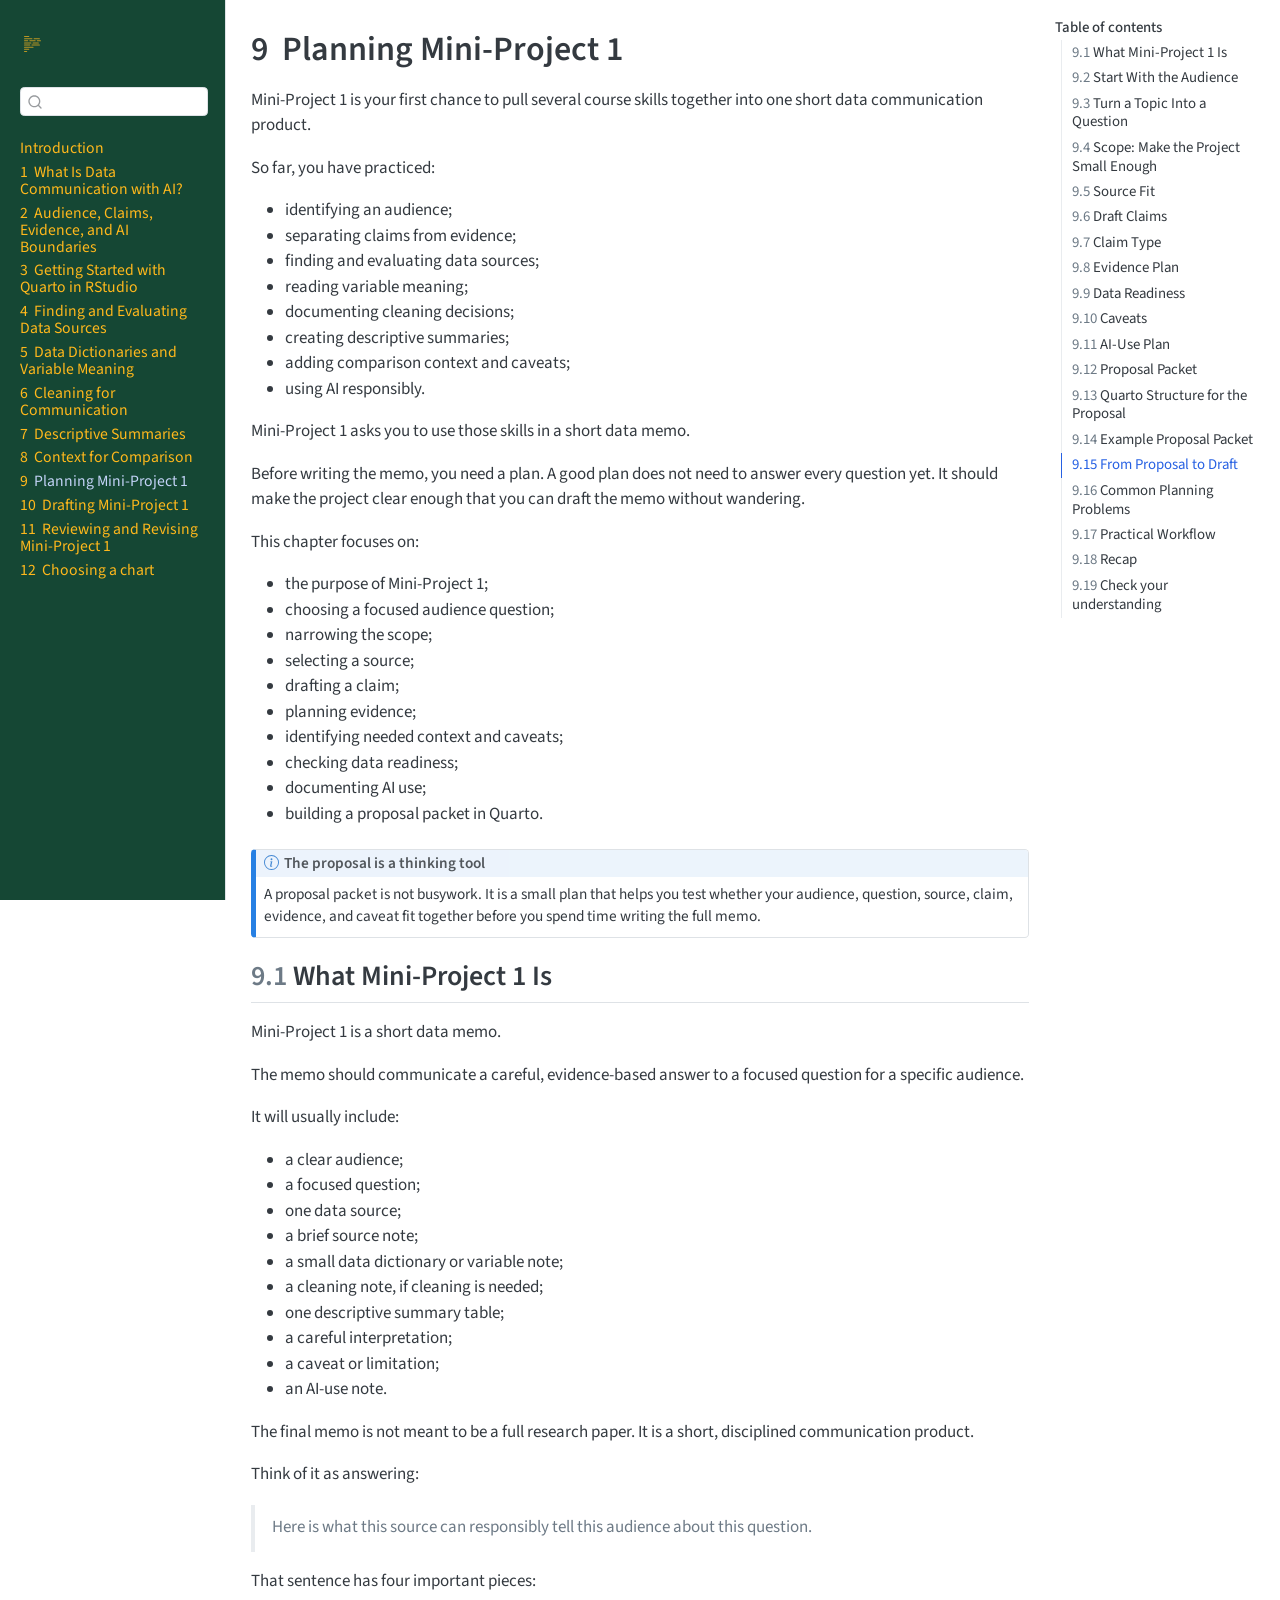
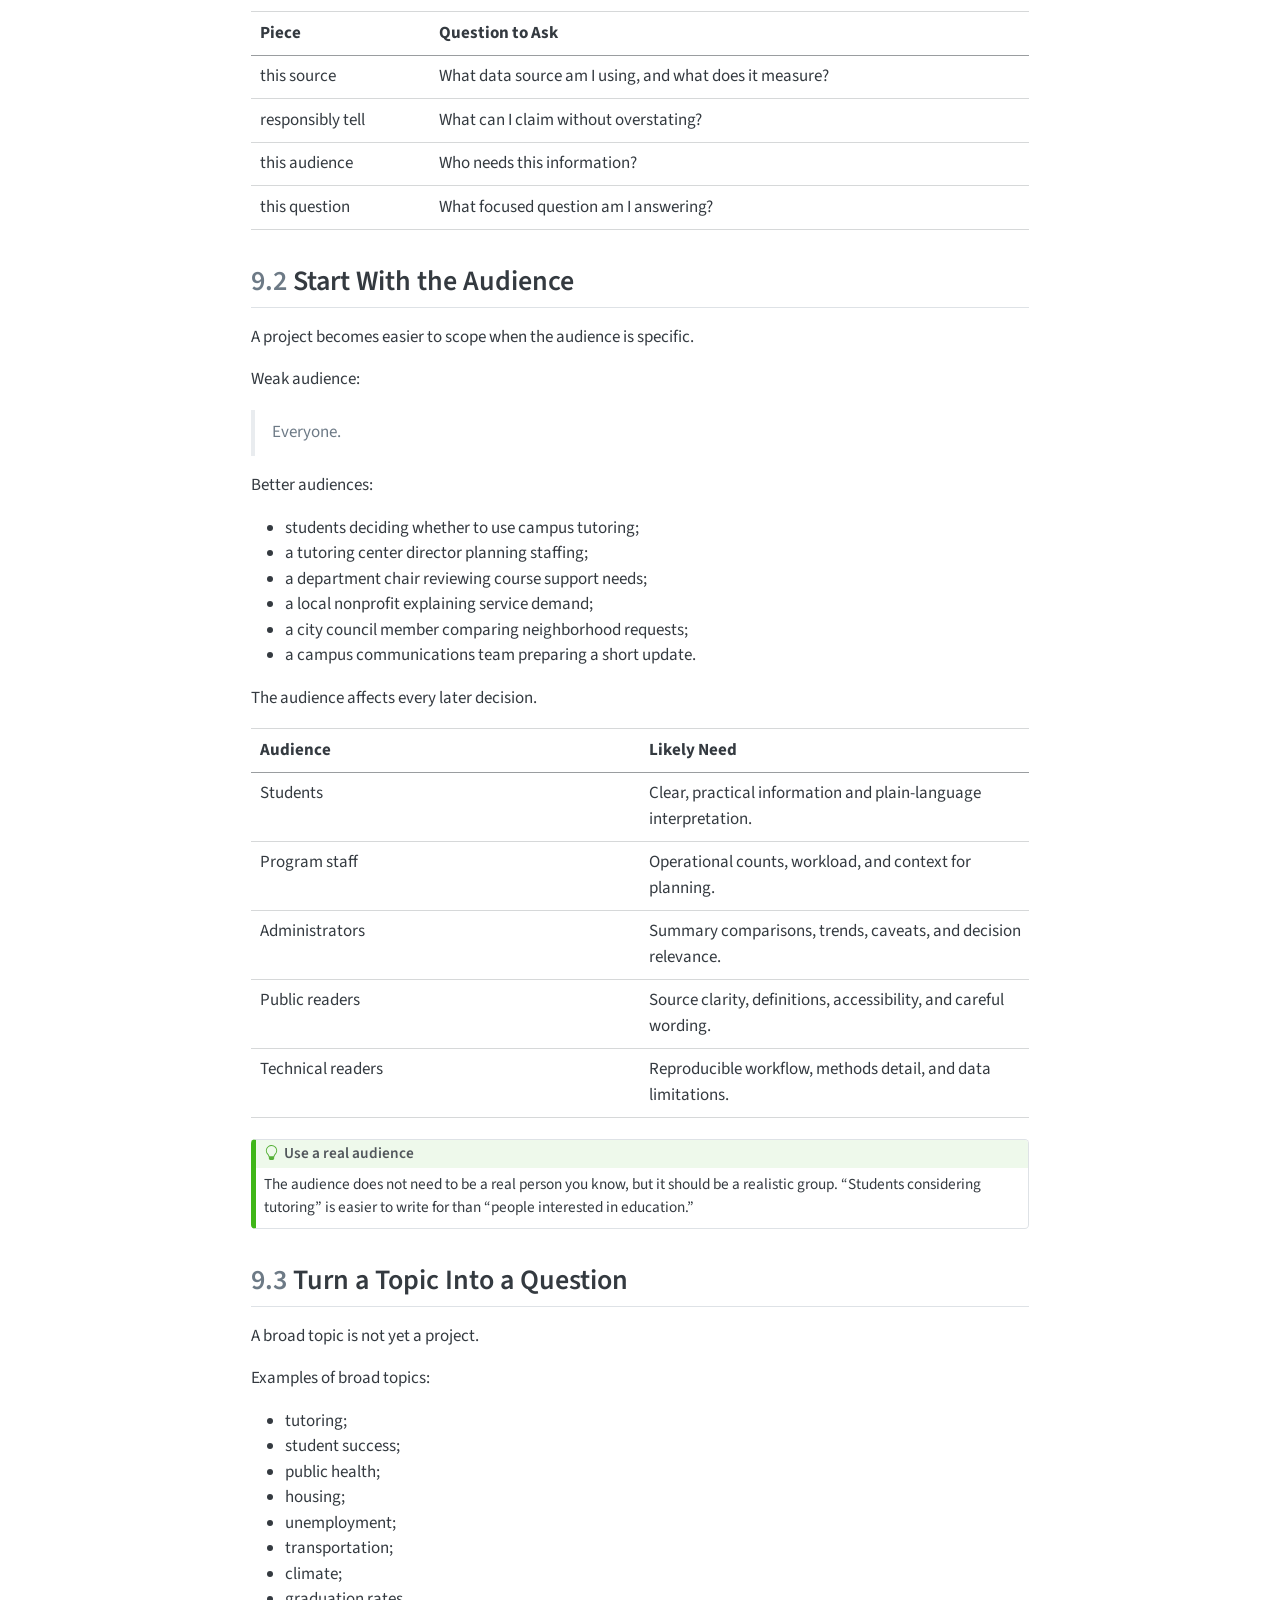
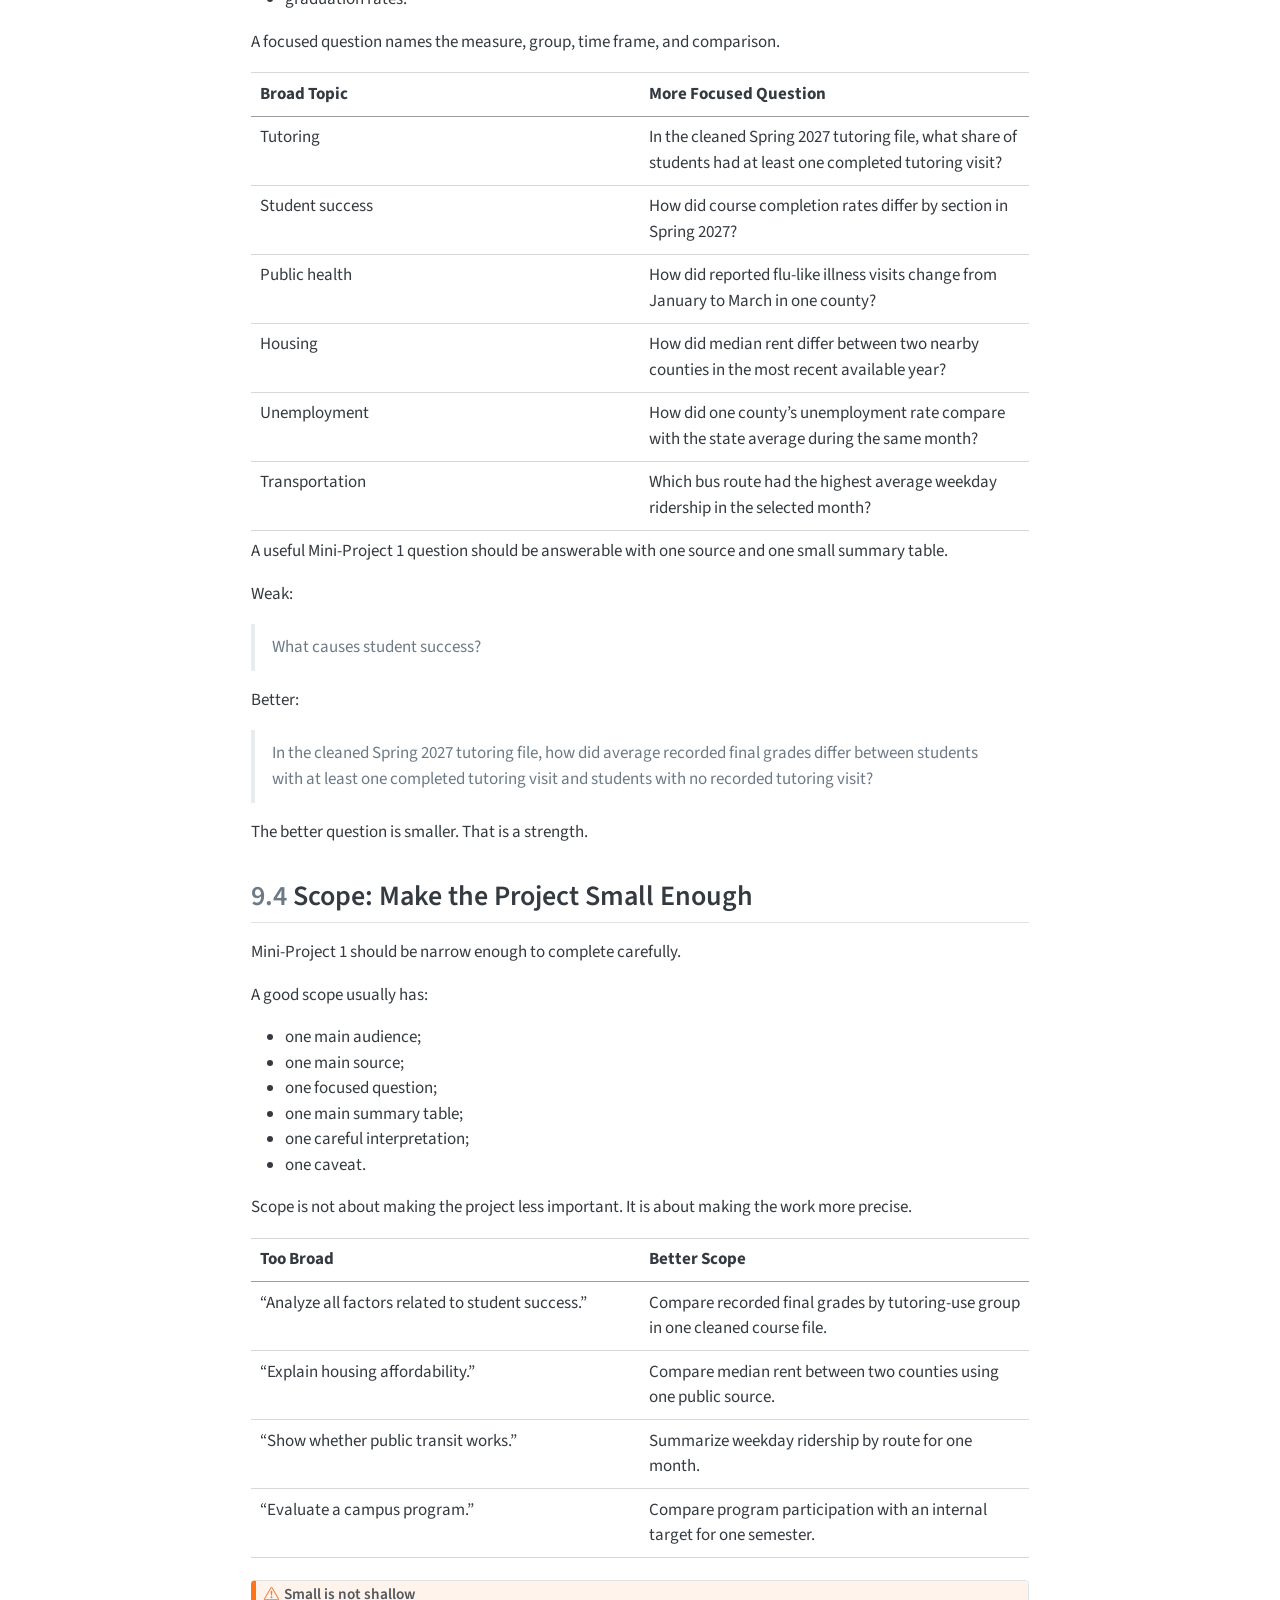
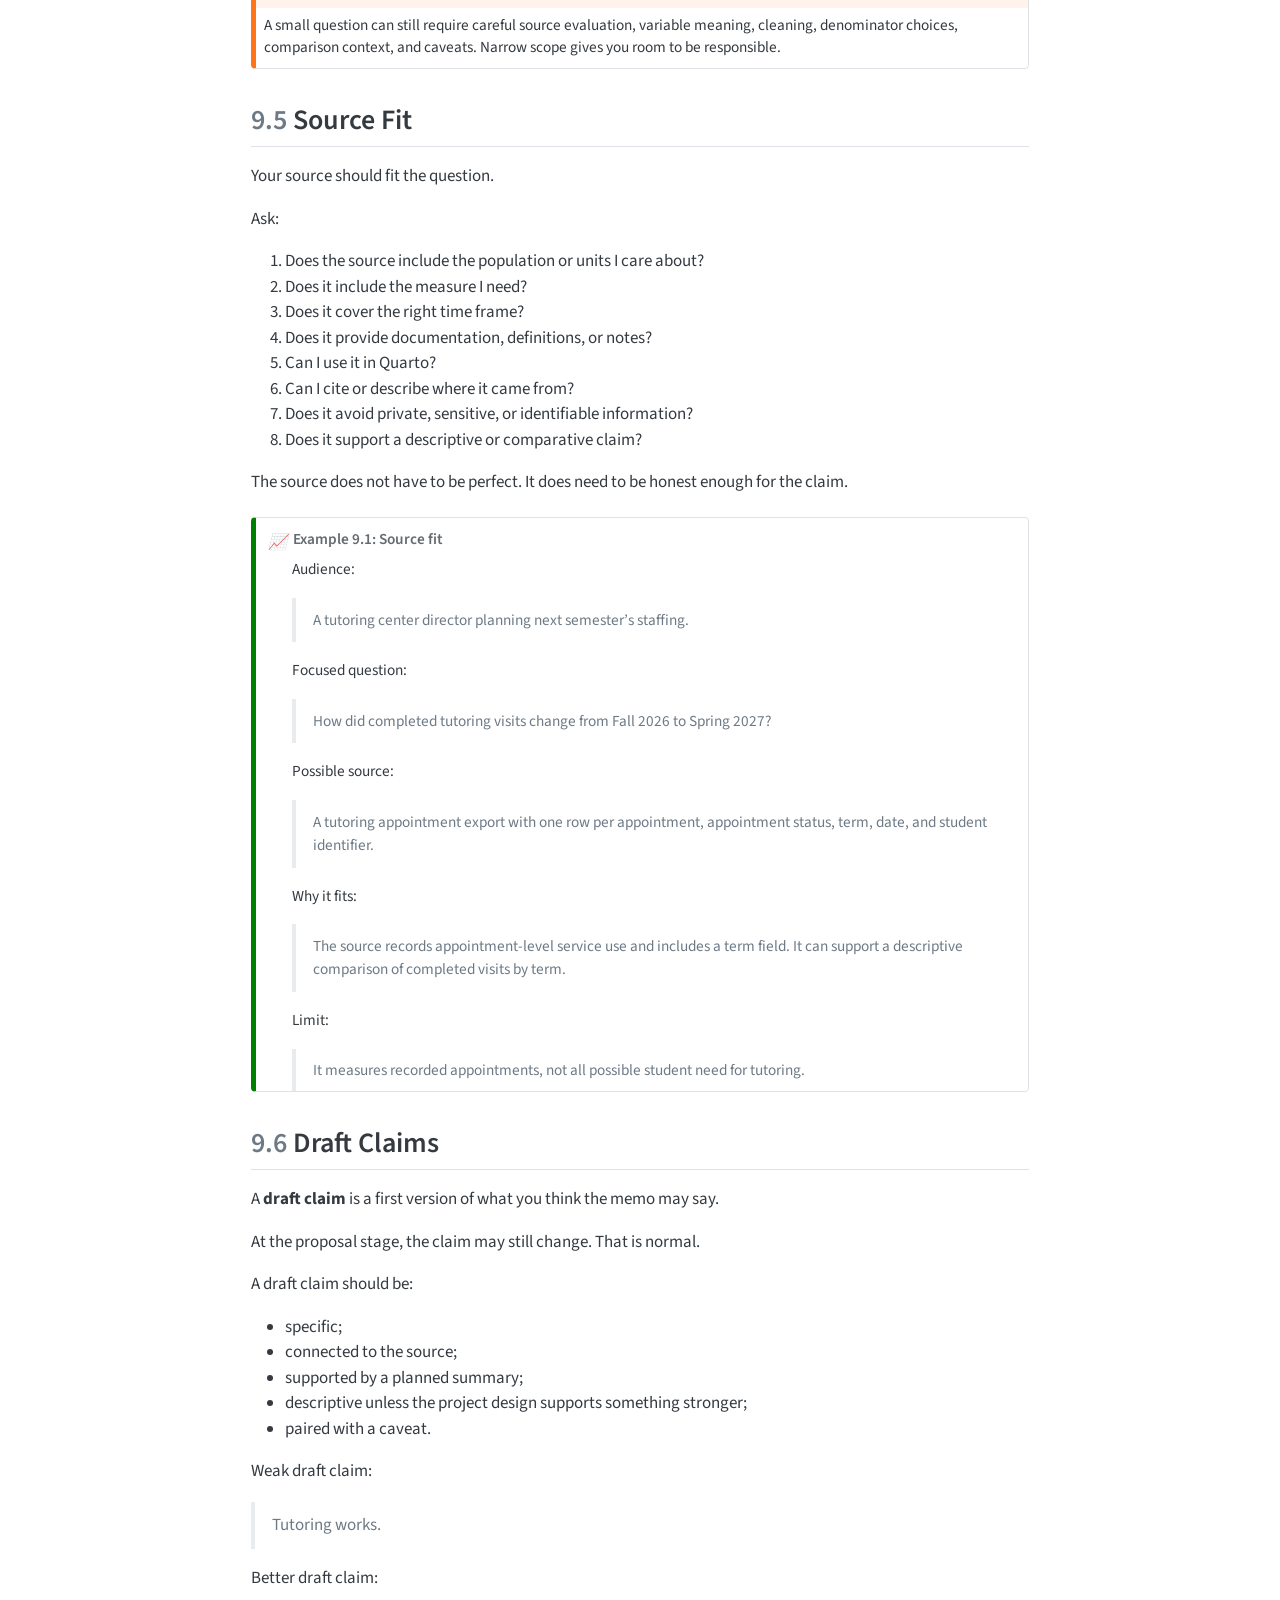
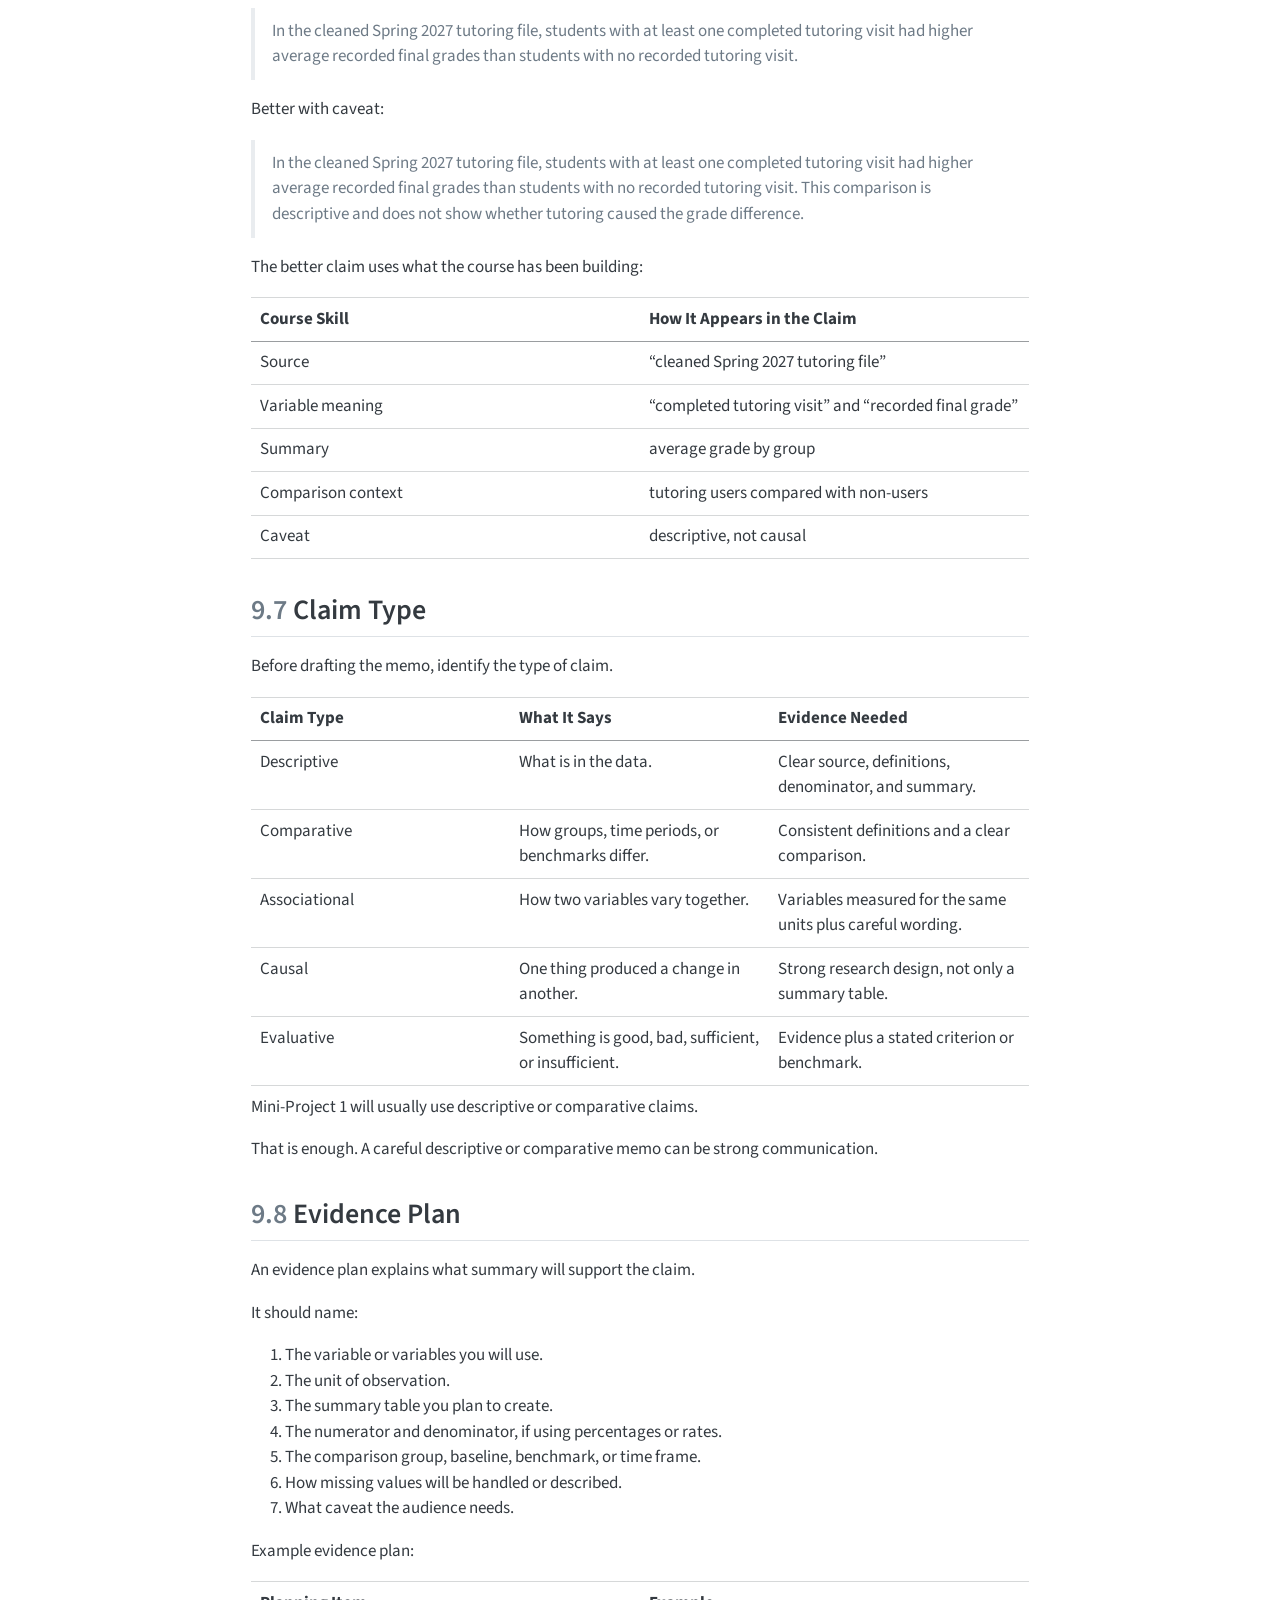
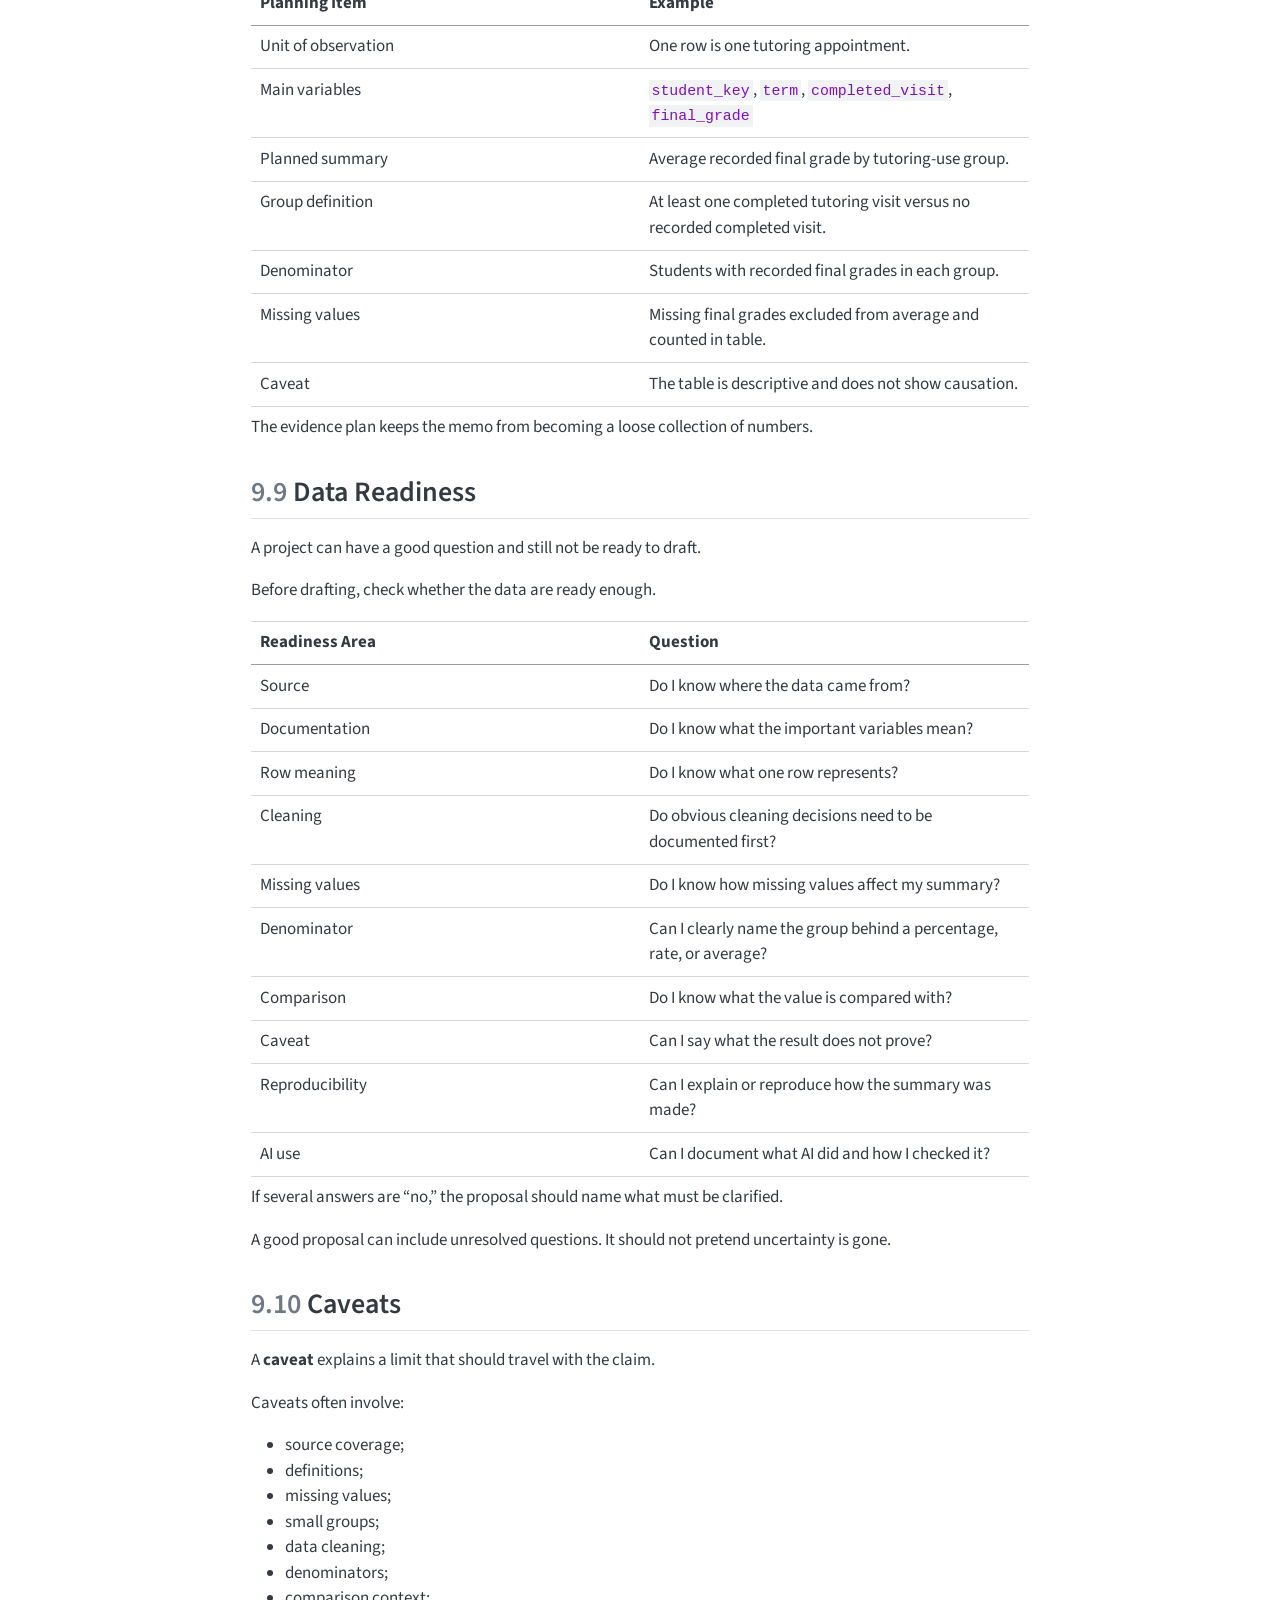
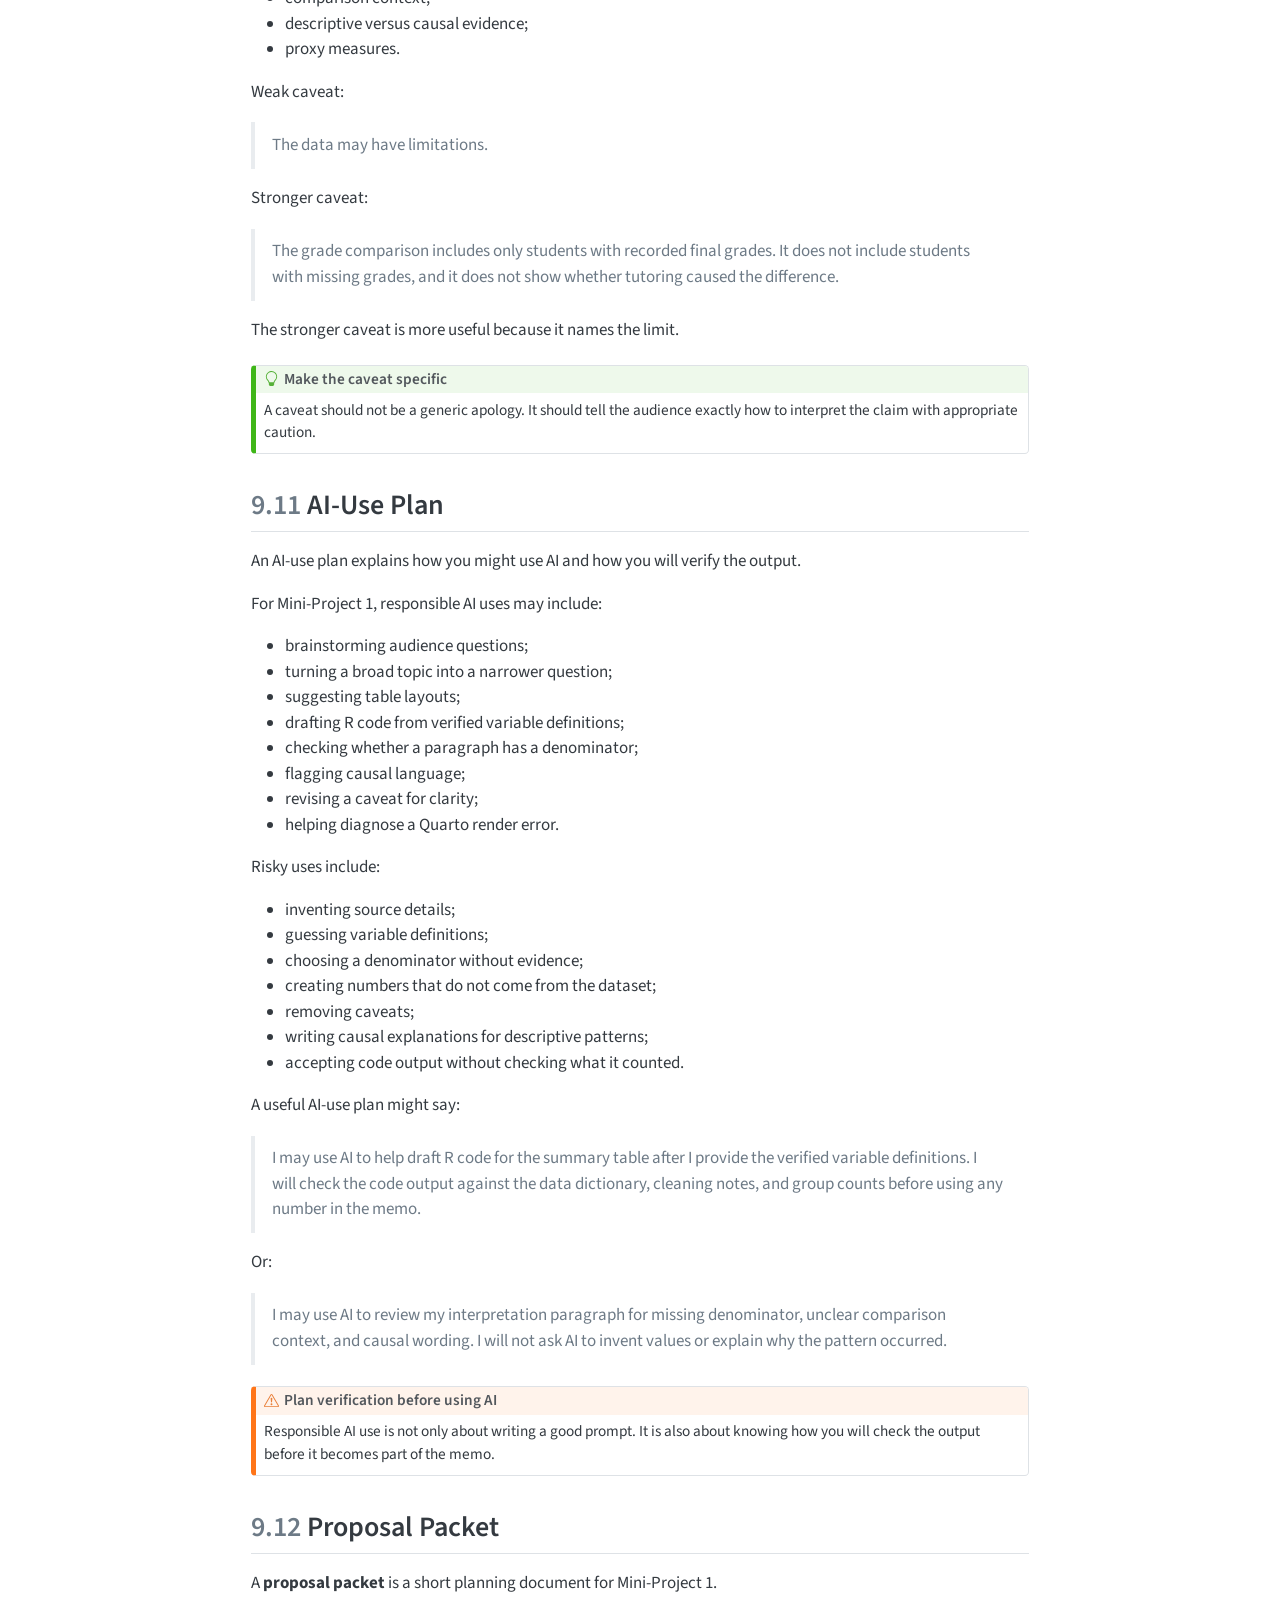
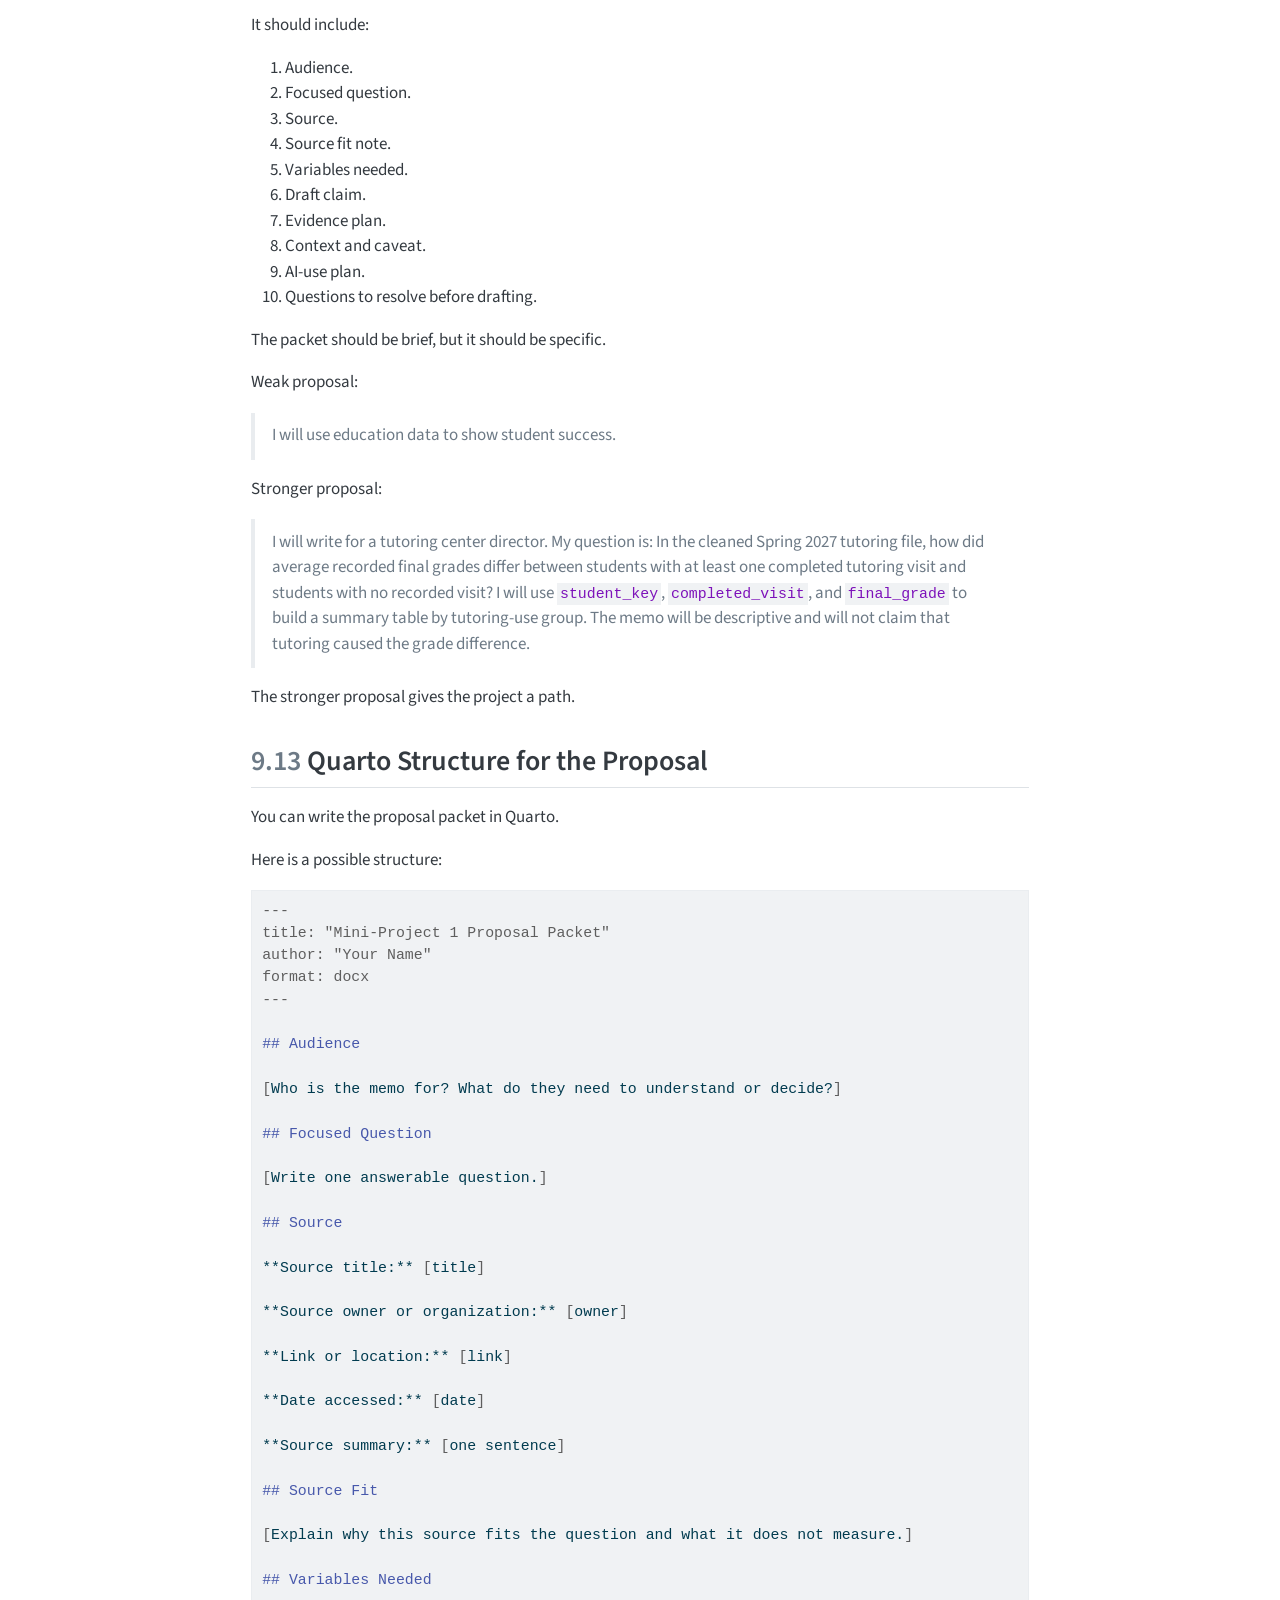
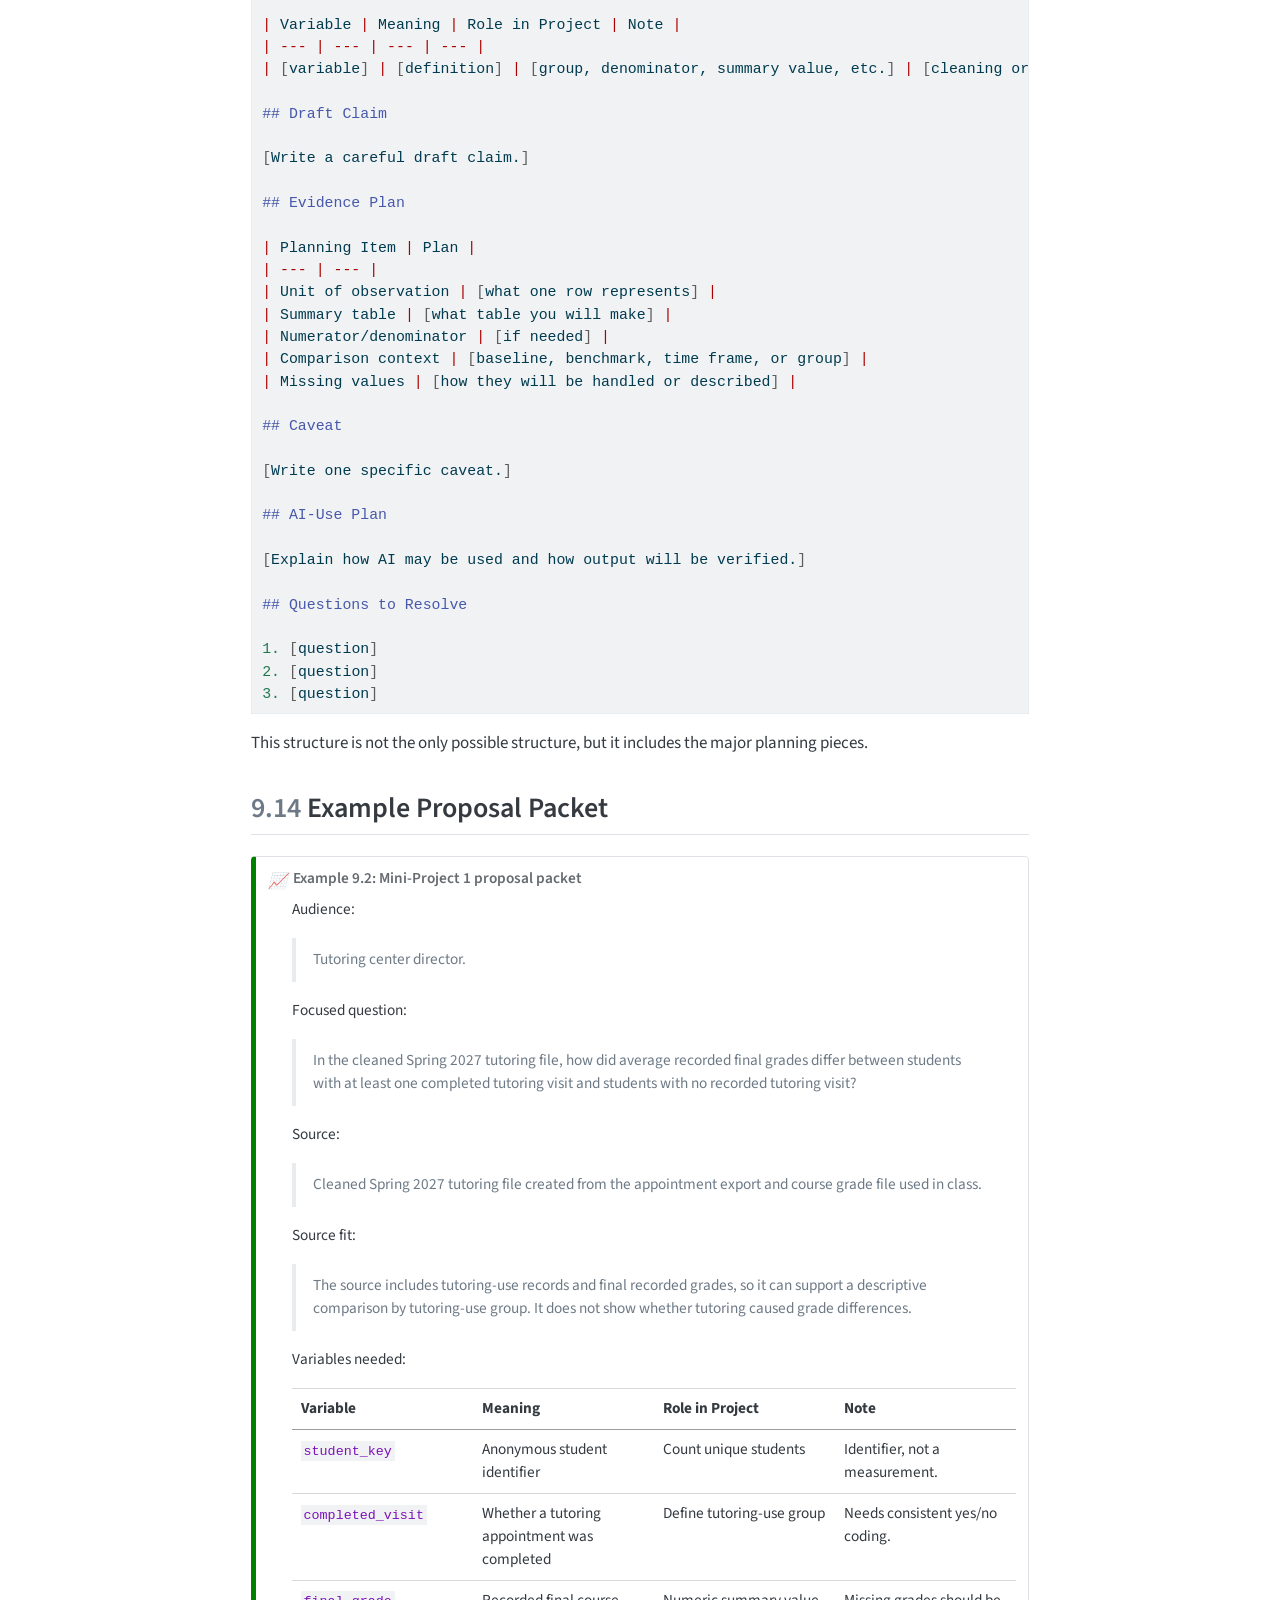
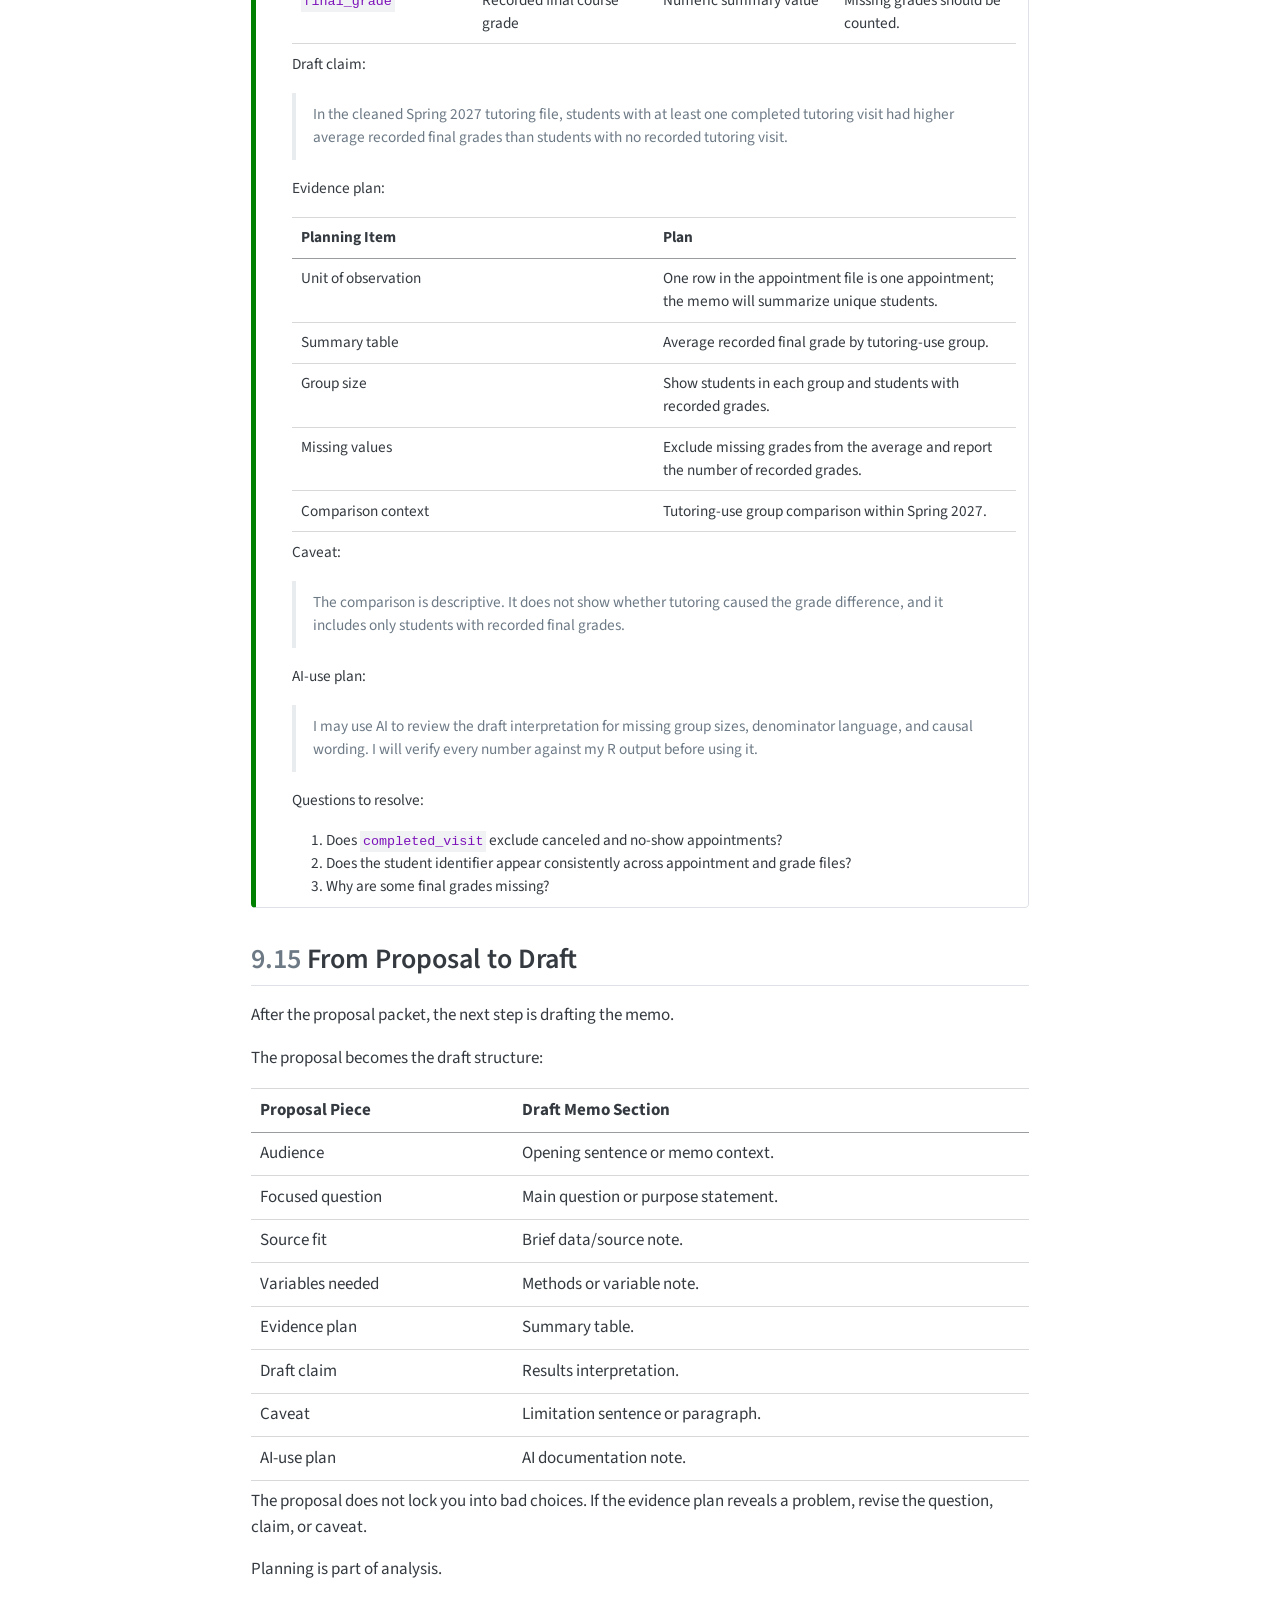
<file: docs/09.html>
<!DOCTYPE html>
<html xmlns="http://www.w3.org/1999/xhtml" lang="en" xml:lang="en"><head>

<meta charset="utf-8">
<meta name="generator" content="quarto-1.9.38">

<meta name="viewport" content="width=device-width, initial-scale=1.0, user-scalable=yes">


<title>9&nbsp; Planning Mini-Project 1 – STA 2310 Data Communication with AI</title>
<style>
/* Default styles provided by pandoc.
** See https://pandoc.org/MANUAL.html#variables-for-html for config info.
*/
code{white-space: pre-wrap;}
span.smallcaps{font-variant: small-caps;}
div.columns{display: flex; gap: min(4vw, 1.5em);}
div.column{flex: auto; overflow-x: auto;}
div.hanging-indent{margin-left: 1.5em; text-indent: -1.5em;}
ul.task-list{list-style: none;}
ul.task-list li input[type="checkbox"] {
  width: 0.8em;
  margin: 0 0.8em 0.2em -1em; /* quarto-specific, see https://github.com/quarto-dev/quarto-cli/issues/4556 */ 
  vertical-align: middle;
}
/* CSS for syntax highlighting */
html { -webkit-text-size-adjust: 100%; }
pre > code.sourceCode { white-space: pre; position: relative; }
pre > code.sourceCode > span { display: inline-block; line-height: 1.25; }
pre > code.sourceCode > span:empty { height: 1.2em; }
.sourceCode { overflow: visible; }
code.sourceCode > span { color: inherit; text-decoration: inherit; }
div.sourceCode { margin: 1em 0; }
pre.sourceCode { margin: 0; }
@media screen {
div.sourceCode { overflow: auto; }
}
@media print {
pre > code.sourceCode { white-space: pre-wrap; }
pre > code.sourceCode > span { text-indent: -5em; padding-left: 5em; }
}
pre.numberSource code
  { counter-reset: source-line 0; }
pre.numberSource code > span
  { position: relative; left: -4em; counter-increment: source-line; }
pre.numberSource code > span > a:first-child::before
  { content: counter(source-line);
    position: relative; left: -1em; text-align: right; vertical-align: baseline;
    border: none; display: inline-block;
    -webkit-touch-callout: none; -webkit-user-select: none;
    -khtml-user-select: none; -moz-user-select: none;
    -ms-user-select: none; user-select: none;
    padding: 0 4px; width: 4em;
  }
pre.numberSource { margin-left: 3em;  padding-left: 4px; }
div.sourceCode
  {   }
@media screen {
pre > code.sourceCode > span > a:first-child::before { text-decoration: underline; }
}
</style>


<script src="site_libs/quarto-nav/quarto-nav.js"></script>
<script src="site_libs/quarto-nav/headroom.min.js"></script>
<script src="site_libs/clipboard/clipboard.min.js"></script>
<script src="site_libs/quarto-search/autocomplete.umd.js"></script>
<script src="site_libs/quarto-search/fuse.min.js"></script>
<script src="site_libs/quarto-search/quarto-search.js"></script>
<meta name="quarto:offset" content="./">
<script src="site_libs/quarto-html/quarto.js" type="module"></script>
<script src="site_libs/quarto-html/tabsets/tabsets.js" type="module"></script>
<script src="site_libs/quarto-html/popper.min.js"></script>
<script src="site_libs/quarto-html/tippy.umd.min.js"></script>
<script src="site_libs/quarto-html/anchor.min.js"></script>
<link href="site_libs/quarto-html/tippy.css" rel="stylesheet">
<link href="site_libs/quarto-html/quarto-syntax-highlighting-15634bcf2e68342d4ad2dfa704d543f6.css" rel="stylesheet" id="quarto-text-highlighting-styles">
<script src="site_libs/bootstrap/bootstrap.min.js"></script>
<link href="site_libs/bootstrap/bootstrap-icons.css" rel="stylesheet">
<link href="site_libs/bootstrap/bootstrap-ac731d99f942368ec2047317e7e82b91.min.css" rel="stylesheet" append-hash="true" id="quarto-bootstrap" data-mode="light">
<script id="quarto-search-options" type="application/json">{
  "location": "sidebar",
  "copy-button": false,
  "collapse-after": 3,
  "panel-placement": "start",
  "type": "textbox",
  "limit": 50,
  "keyboard-shortcut": [
    "f",
    "/",
    "s"
  ],
  "show-item-context": false,
  "language": {
    "search-no-results-text": "No results",
    "search-matching-documents-text": "matching documents",
    "search-copy-link-title": "Copy link to search",
    "search-hide-matches-text": "Hide additional matches",
    "search-more-match-text": "more match in this document",
    "search-more-matches-text": "more matches in this document",
    "search-clear-button-title": "Clear",
    "search-text-placeholder": "",
    "search-detached-cancel-button-title": "Cancel",
    "search-submit-button-title": "Submit",
    "search-label": "Search"
  }
}</script>
<style type="text/css">
.sidebar .chapter-number {
color: #FFB81c;
}
.center-panel.quarto-layout-panel {
justify-content: center;
column-gap: 1rem;
}
</style>
<style>
div.callout-example.callout {
  border-left-color: #008000;
}
div.callout-example.callout-style-default > .callout-header {
  background-color: rgba(0, 128, 0, 0.13);
}
div.callout-example .callout-toggle::before {  background-image: url('data:image/svg+xml,<svg xmlns="http://www.w3.org/2000/svg" width="16" height="16" fill="rgb(33, 37, 41)" class="bi bi-chevron-down" viewBox="0 0 16 16"><path fill-rule="evenodd" d="M1.646 4.646a.5.5 0 0 1 .708 0L8 10.293l5.646-5.647a.5.5 0 0 1 .708.708l-6 6a.5.5 0 0 1-.708 0l-6-6a.5.5 0 0 1 0-.708z"/></svg>');}
div.callout-example.callout-style-default .callout-icon::before, div.callout-example.callout-titled .callout-icon::before {
  content: '📈';
  background-image: none;
}
</style>


<link rel="stylesheet" href="styles.css">
</head>

<body class="nav-sidebar docked quarto-light">

<div id="quarto-search-results"></div>
  <header id="quarto-header" class="headroom fixed-top">
  <nav class="quarto-secondary-nav">
    <div class="container-fluid d-flex">
      <button type="button" class="quarto-btn-toggle btn" data-bs-toggle="collapse" role="button" data-bs-target=".quarto-sidebar-collapse-item" aria-controls="quarto-sidebar" aria-expanded="false" aria-label="Toggle sidebar navigation" onclick="if (window.quartoToggleHeadroom) { window.quartoToggleHeadroom(); }">
        <i class="bi bi-layout-text-sidebar-reverse"></i>
      </button>
        <nav class="quarto-page-breadcrumbs" aria-label="breadcrumb"><ol class="breadcrumb"><li class="breadcrumb-item"><a href="./09.html"><span class="chapter-number">9</span>&nbsp; <span class="chapter-title">Planning Mini-Project 1</span></a></li></ol></nav>
        <a class="flex-grow-1" role="navigation" data-bs-toggle="collapse" data-bs-target=".quarto-sidebar-collapse-item" aria-controls="quarto-sidebar" aria-expanded="false" aria-label="Toggle sidebar navigation" onclick="if (window.quartoToggleHeadroom) { window.quartoToggleHeadroom(); }">      
        </a>
      <button type="button" class="btn quarto-search-button" aria-label="Search" onclick="window.quartoOpenSearch();">
        <i class="bi bi-search"></i>
      </button>
    </div>
  </nav>
</header>
<!-- content -->
<div id="quarto-content" class="quarto-container page-columns page-rows-contents page-layout-article">
<!-- sidebar -->
  <nav id="quarto-sidebar" class="sidebar collapse collapse-horizontal quarto-sidebar-collapse-item sidebar-navigation docked overflow-auto">
    <div class="pt-lg-2 mt-2 text-left sidebar-header">
    <div class="sidebar-title mb-0 py-0">
      <a href="./"></a> 
        <div class="sidebar-tools-main">
  <a href="" class="quarto-reader-toggle quarto-navigation-tool px-1" onclick="window.quartoToggleReader(); return false;" title="Toggle reader mode">
  <div class="quarto-reader-toggle-btn">
  <i class="bi"></i>
  </div>
</a>
</div>
    </div>
      </div>
        <div class="mt-2 flex-shrink-0 align-items-center">
        <div class="sidebar-search">
        <div id="quarto-search" class="" title="Search"></div>
        </div>
        </div>
    <div class="sidebar-menu-container"> 
    <ul class="list-unstyled mt-1">
        <li class="sidebar-item">
  <div class="sidebar-item-container"> 
  <a href="./index.html" class="sidebar-item-text sidebar-link">
 <span class="menu-text">Introduction</span></a>
  </div>
</li>
        <li class="sidebar-item">
  <div class="sidebar-item-container"> 
  <a href="./01.html" class="sidebar-item-text sidebar-link">
 <span class="menu-text"><span class="chapter-number">1</span>&nbsp; <span class="chapter-title">What Is Data Communication with AI?</span></span></a>
  </div>
</li>
        <li class="sidebar-item">
  <div class="sidebar-item-container"> 
  <a href="./02.html" class="sidebar-item-text sidebar-link">
 <span class="menu-text"><span class="chapter-number">2</span>&nbsp; <span class="chapter-title">Audience, Claims, Evidence, and AI Boundaries</span></span></a>
  </div>
</li>
        <li class="sidebar-item">
  <div class="sidebar-item-container"> 
  <a href="./03.html" class="sidebar-item-text sidebar-link">
 <span class="menu-text"><span class="chapter-number">3</span>&nbsp; <span class="chapter-title">Getting Started with Quarto in RStudio</span></span></a>
  </div>
</li>
        <li class="sidebar-item">
  <div class="sidebar-item-container"> 
  <a href="./04.html" class="sidebar-item-text sidebar-link">
 <span class="menu-text"><span class="chapter-number">4</span>&nbsp; <span class="chapter-title">Finding and Evaluating Data Sources</span></span></a>
  </div>
</li>
        <li class="sidebar-item">
  <div class="sidebar-item-container"> 
  <a href="./05.html" class="sidebar-item-text sidebar-link">
 <span class="menu-text"><span class="chapter-number">5</span>&nbsp; <span class="chapter-title">Data Dictionaries and Variable Meaning</span></span></a>
  </div>
</li>
        <li class="sidebar-item">
  <div class="sidebar-item-container"> 
  <a href="./06.html" class="sidebar-item-text sidebar-link">
 <span class="menu-text"><span class="chapter-number">6</span>&nbsp; <span class="chapter-title">Cleaning for Communication</span></span></a>
  </div>
</li>
        <li class="sidebar-item">
  <div class="sidebar-item-container"> 
  <a href="./07.html" class="sidebar-item-text sidebar-link">
 <span class="menu-text"><span class="chapter-number">7</span>&nbsp; <span class="chapter-title">Descriptive Summaries</span></span></a>
  </div>
</li>
        <li class="sidebar-item">
  <div class="sidebar-item-container"> 
  <a href="./08.html" class="sidebar-item-text sidebar-link">
 <span class="menu-text"><span class="chapter-number">8</span>&nbsp; <span class="chapter-title">Context for Comparison</span></span></a>
  </div>
</li>
        <li class="sidebar-item">
  <div class="sidebar-item-container"> 
  <a href="./09.html" class="sidebar-item-text sidebar-link active">
 <span class="menu-text"><span class="chapter-number">9</span>&nbsp; <span class="chapter-title">Planning Mini-Project 1</span></span></a>
  </div>
</li>
        <li class="sidebar-item">
  <div class="sidebar-item-container"> 
  <a href="./10.html" class="sidebar-item-text sidebar-link">
 <span class="menu-text"><span class="chapter-number">10</span>&nbsp; <span class="chapter-title">Drafting Mini-Project 1</span></span></a>
  </div>
</li>
        <li class="sidebar-item">
  <div class="sidebar-item-container"> 
  <a href="./11.html" class="sidebar-item-text sidebar-link">
 <span class="menu-text"><span class="chapter-number">11</span>&nbsp; <span class="chapter-title">Reviewing and Revising Mini-Project 1</span></span></a>
  </div>
</li>
        <li class="sidebar-item">
  <div class="sidebar-item-container"> 
  <a href="./12.html" class="sidebar-item-text sidebar-link">
 <span class="menu-text"><span class="chapter-number">12</span>&nbsp; <span class="chapter-title">Choosing a chart</span></span></a>
  </div>
</li>
    </ul>
    </div>
</nav>
<div id="quarto-sidebar-glass" class="quarto-sidebar-collapse-item" data-bs-toggle="collapse" data-bs-target=".quarto-sidebar-collapse-item"></div>
<!-- margin-sidebar -->
    <div id="quarto-margin-sidebar" class="sidebar margin-sidebar">
        <nav id="TOC" role="doc-toc" class="toc-active">
    <h2 id="toc-title">Table of contents</h2>
   
  <ul>
  <li><a href="#what-mini-project-1-is" id="toc-what-mini-project-1-is" class="nav-link active" data-scroll-target="#what-mini-project-1-is"><span class="header-section-number">9.1</span> What Mini-Project 1 Is</a></li>
  <li><a href="#start-with-the-audience" id="toc-start-with-the-audience" class="nav-link" data-scroll-target="#start-with-the-audience"><span class="header-section-number">9.2</span> Start With the Audience</a></li>
  <li><a href="#turn-a-topic-into-a-question" id="toc-turn-a-topic-into-a-question" class="nav-link" data-scroll-target="#turn-a-topic-into-a-question"><span class="header-section-number">9.3</span> Turn a Topic Into a Question</a></li>
  <li><a href="#scope-make-the-project-small-enough" id="toc-scope-make-the-project-small-enough" class="nav-link" data-scroll-target="#scope-make-the-project-small-enough"><span class="header-section-number">9.4</span> Scope: Make the Project Small Enough</a></li>
  <li><a href="#source-fit" id="toc-source-fit" class="nav-link" data-scroll-target="#source-fit"><span class="header-section-number">9.5</span> Source Fit</a></li>
  <li><a href="#draft-claims" id="toc-draft-claims" class="nav-link" data-scroll-target="#draft-claims"><span class="header-section-number">9.6</span> Draft Claims</a></li>
  <li><a href="#claim-type" id="toc-claim-type" class="nav-link" data-scroll-target="#claim-type"><span class="header-section-number">9.7</span> Claim Type</a></li>
  <li><a href="#evidence-plan" id="toc-evidence-plan" class="nav-link" data-scroll-target="#evidence-plan"><span class="header-section-number">9.8</span> Evidence Plan</a></li>
  <li><a href="#data-readiness" id="toc-data-readiness" class="nav-link" data-scroll-target="#data-readiness"><span class="header-section-number">9.9</span> Data Readiness</a></li>
  <li><a href="#caveats" id="toc-caveats" class="nav-link" data-scroll-target="#caveats"><span class="header-section-number">9.10</span> Caveats</a></li>
  <li><a href="#ai-use-plan" id="toc-ai-use-plan" class="nav-link" data-scroll-target="#ai-use-plan"><span class="header-section-number">9.11</span> AI-Use Plan</a></li>
  <li><a href="#proposal-packet" id="toc-proposal-packet" class="nav-link" data-scroll-target="#proposal-packet"><span class="header-section-number">9.12</span> Proposal Packet</a></li>
  <li><a href="#quarto-structure-for-the-proposal" id="toc-quarto-structure-for-the-proposal" class="nav-link" data-scroll-target="#quarto-structure-for-the-proposal"><span class="header-section-number">9.13</span> Quarto Structure for the Proposal</a></li>
  <li><a href="#example-proposal-packet" id="toc-example-proposal-packet" class="nav-link" data-scroll-target="#example-proposal-packet"><span class="header-section-number">9.14</span> Example Proposal Packet</a></li>
  <li><a href="#from-proposal-to-draft" id="toc-from-proposal-to-draft" class="nav-link" data-scroll-target="#from-proposal-to-draft"><span class="header-section-number">9.15</span> From Proposal to Draft</a></li>
  <li><a href="#common-planning-problems" id="toc-common-planning-problems" class="nav-link" data-scroll-target="#common-planning-problems"><span class="header-section-number">9.16</span> Common Planning Problems</a></li>
  <li><a href="#practical-workflow" id="toc-practical-workflow" class="nav-link" data-scroll-target="#practical-workflow"><span class="header-section-number">9.17</span> Practical Workflow</a></li>
  <li><a href="#recap" id="toc-recap" class="nav-link" data-scroll-target="#recap"><span class="header-section-number">9.18</span> Recap</a></li>
  <li><a href="#check-your-understanding" id="toc-check-your-understanding" class="nav-link" data-scroll-target="#check-your-understanding"><span class="header-section-number">9.19</span> Check your understanding</a></li>
  </ul>
</nav>
    </div>
<!-- main -->
<main class="content" id="quarto-document-content">

<header id="title-block-header" class="quarto-title-block default">
<div class="quarto-title">
<h1 class="title"><span class="chapter-number">9</span>&nbsp; <span class="chapter-title">Planning Mini-Project 1</span></h1>
</div>



<div class="quarto-title-meta">

    
  
    
  </div>
  


</header>


<p>Mini-Project 1 is your first chance to pull several course skills together into one short data communication product.</p>
<p>So far, you have practiced:</p>
<ul>
<li>identifying an audience;</li>
<li>separating claims from evidence;</li>
<li>finding and evaluating data sources;</li>
<li>reading variable meaning;</li>
<li>documenting cleaning decisions;</li>
<li>creating descriptive summaries;</li>
<li>adding comparison context and caveats;</li>
<li>using AI responsibly.</li>
</ul>
<p>Mini-Project 1 asks you to use those skills in a short data memo.</p>
<p>Before writing the memo, you need a plan. A good plan does not need to answer every question yet. It should make the project clear enough that you can draft the memo without wandering.</p>
<p>This chapter focuses on:</p>
<ul>
<li>the purpose of Mini-Project 1;</li>
<li>choosing a focused audience question;</li>
<li>narrowing the scope;</li>
<li>selecting a source;</li>
<li>drafting a claim;</li>
<li>planning evidence;</li>
<li>identifying needed context and caveats;</li>
<li>checking data readiness;</li>
<li>documenting AI use;</li>
<li>building a proposal packet in Quarto.</li>
</ul>
<div class="callout callout-style-default callout-note callout-titled" title="The proposal is a thinking tool">
<div class="callout-header d-flex align-content-center">
<div class="callout-icon-container">
<i class="callout-icon"></i>
</div>
<div class="callout-title-container flex-fill">
<span class="screen-reader-only">Note</span>The proposal is a thinking tool
</div>
</div>
<div class="callout-body-container callout-body">
<p>A proposal packet is not busywork. It is a small plan that helps you test whether your audience, question, source, claim, evidence, and caveat fit together before you spend time writing the full memo.</p>
</div>
</div>
<section id="what-mini-project-1-is" class="level2" data-number="9.1">
<h2 data-number="9.1" class="anchored" data-anchor-id="what-mini-project-1-is"><span class="header-section-number">9.1</span> What Mini-Project 1 Is</h2>
<p>Mini-Project 1 is a short data memo.</p>
<p>The memo should communicate a careful, evidence-based answer to a focused question for a specific audience.</p>
<p>It will usually include:</p>
<ul>
<li>a clear audience;</li>
<li>a focused question;</li>
<li>one data source;</li>
<li>a brief source note;</li>
<li>a small data dictionary or variable note;</li>
<li>a cleaning note, if cleaning is needed;</li>
<li>one descriptive summary table;</li>
<li>a careful interpretation;</li>
<li>a caveat or limitation;</li>
<li>an AI-use note.</li>
</ul>
<p>The final memo is not meant to be a full research paper. It is a short, disciplined communication product.</p>
<p>Think of it as answering:</p>
<blockquote class="blockquote">
<p>Here is what this source can responsibly tell this audience about this question.</p>
</blockquote>
<p>That sentence has four important pieces:</p>
<table class="caption-top table">
<thead>
<tr class="header">
<th>Piece</th>
<th>Question to Ask</th>
</tr>
</thead>
<tbody>
<tr class="odd">
<td>this source</td>
<td>What data source am I using, and what does it measure?</td>
</tr>
<tr class="even">
<td>responsibly tell</td>
<td>What can I claim without overstating?</td>
</tr>
<tr class="odd">
<td>this audience</td>
<td>Who needs this information?</td>
</tr>
<tr class="even">
<td>this question</td>
<td>What focused question am I answering?</td>
</tr>
</tbody>
</table>
</section>
<section id="start-with-the-audience" class="level2" data-number="9.2">
<h2 data-number="9.2" class="anchored" data-anchor-id="start-with-the-audience"><span class="header-section-number">9.2</span> Start With the Audience</h2>
<p>A project becomes easier to scope when the audience is specific.</p>
<p>Weak audience:</p>
<blockquote class="blockquote">
<p>Everyone.</p>
</blockquote>
<p>Better audiences:</p>
<ul>
<li>students deciding whether to use campus tutoring;</li>
<li>a tutoring center director planning staffing;</li>
<li>a department chair reviewing course support needs;</li>
<li>a local nonprofit explaining service demand;</li>
<li>a city council member comparing neighborhood requests;</li>
<li>a campus communications team preparing a short update.</li>
</ul>
<p>The audience affects every later decision.</p>
<table class="caption-top table">
<colgroup>
<col style="width: 50%">
<col style="width: 50%">
</colgroup>
<thead>
<tr class="header">
<th>Audience</th>
<th>Likely Need</th>
</tr>
</thead>
<tbody>
<tr class="odd">
<td>Students</td>
<td>Clear, practical information and plain-language interpretation.</td>
</tr>
<tr class="even">
<td>Program staff</td>
<td>Operational counts, workload, and context for planning.</td>
</tr>
<tr class="odd">
<td>Administrators</td>
<td>Summary comparisons, trends, caveats, and decision relevance.</td>
</tr>
<tr class="even">
<td>Public readers</td>
<td>Source clarity, definitions, accessibility, and careful wording.</td>
</tr>
<tr class="odd">
<td>Technical readers</td>
<td>Reproducible workflow, methods detail, and data limitations.</td>
</tr>
</tbody>
</table>
<div class="callout callout-style-default callout-tip callout-titled" title="Use a real audience">
<div class="callout-header d-flex align-content-center">
<div class="callout-icon-container">
<i class="callout-icon"></i>
</div>
<div class="callout-title-container flex-fill">
<span class="screen-reader-only">Tip</span>Use a real audience
</div>
</div>
<div class="callout-body-container callout-body">
<p>The audience does not need to be a real person you know, but it should be a realistic group. “Students considering tutoring” is easier to write for than “people interested in education.”</p>
</div>
</div>
</section>
<section id="turn-a-topic-into-a-question" class="level2" data-number="9.3">
<h2 data-number="9.3" class="anchored" data-anchor-id="turn-a-topic-into-a-question"><span class="header-section-number">9.3</span> Turn a Topic Into a Question</h2>
<p>A broad topic is not yet a project.</p>
<p>Examples of broad topics:</p>
<ul>
<li>tutoring;</li>
<li>student success;</li>
<li>public health;</li>
<li>housing;</li>
<li>unemployment;</li>
<li>transportation;</li>
<li>climate;</li>
<li>graduation rates.</li>
</ul>
<p>A focused question names the measure, group, time frame, and comparison.</p>
<table class="caption-top table">
<colgroup>
<col style="width: 50%">
<col style="width: 50%">
</colgroup>
<thead>
<tr class="header">
<th>Broad Topic</th>
<th>More Focused Question</th>
</tr>
</thead>
<tbody>
<tr class="odd">
<td>Tutoring</td>
<td>In the cleaned Spring 2027 tutoring file, what share of students had at least one completed tutoring visit?</td>
</tr>
<tr class="even">
<td>Student success</td>
<td>How did course completion rates differ by section in Spring 2027?</td>
</tr>
<tr class="odd">
<td>Public health</td>
<td>How did reported flu-like illness visits change from January to March in one county?</td>
</tr>
<tr class="even">
<td>Housing</td>
<td>How did median rent differ between two nearby counties in the most recent available year?</td>
</tr>
<tr class="odd">
<td>Unemployment</td>
<td>How did one county’s unemployment rate compare with the state average during the same month?</td>
</tr>
<tr class="even">
<td>Transportation</td>
<td>Which bus route had the highest average weekday ridership in the selected month?</td>
</tr>
</tbody>
</table>
<p>A useful Mini-Project 1 question should be answerable with one source and one small summary table.</p>
<p>Weak:</p>
<blockquote class="blockquote">
<p>What causes student success?</p>
</blockquote>
<p>Better:</p>
<blockquote class="blockquote">
<p>In the cleaned Spring 2027 tutoring file, how did average recorded final grades differ between students with at least one completed tutoring visit and students with no recorded tutoring visit?</p>
</blockquote>
<p>The better question is smaller. That is a strength.</p>
</section>
<section id="scope-make-the-project-small-enough" class="level2" data-number="9.4">
<h2 data-number="9.4" class="anchored" data-anchor-id="scope-make-the-project-small-enough"><span class="header-section-number">9.4</span> Scope: Make the Project Small Enough</h2>
<p>Mini-Project 1 should be narrow enough to complete carefully.</p>
<p>A good scope usually has:</p>
<ul>
<li>one main audience;</li>
<li>one main source;</li>
<li>one focused question;</li>
<li>one main summary table;</li>
<li>one careful interpretation;</li>
<li>one caveat.</li>
</ul>
<p>Scope is not about making the project less important. It is about making the work more precise.</p>
<table class="caption-top table">
<colgroup>
<col style="width: 50%">
<col style="width: 50%">
</colgroup>
<thead>
<tr class="header">
<th>Too Broad</th>
<th>Better Scope</th>
</tr>
</thead>
<tbody>
<tr class="odd">
<td>“Analyze all factors related to student success.”</td>
<td>Compare recorded final grades by tutoring-use group in one cleaned course file.</td>
</tr>
<tr class="even">
<td>“Explain housing affordability.”</td>
<td>Compare median rent between two counties using one public source.</td>
</tr>
<tr class="odd">
<td>“Show whether public transit works.”</td>
<td>Summarize weekday ridership by route for one month.</td>
</tr>
<tr class="even">
<td>“Evaluate a campus program.”</td>
<td>Compare program participation with an internal target for one semester.</td>
</tr>
</tbody>
</table>
<div class="callout callout-style-default callout-warning callout-titled" title="Small is not shallow">
<div class="callout-header d-flex align-content-center">
<div class="callout-icon-container">
<i class="callout-icon"></i>
</div>
<div class="callout-title-container flex-fill">
<span class="screen-reader-only">Warning</span>Small is not shallow
</div>
</div>
<div class="callout-body-container callout-body">
<p>A small question can still require careful source evaluation, variable meaning, cleaning, denominator choices, comparison context, and caveats. Narrow scope gives you room to be responsible.</p>
</div>
</div>
</section>
<section id="source-fit" class="level2" data-number="9.5">
<h2 data-number="9.5" class="anchored" data-anchor-id="source-fit"><span class="header-section-number">9.5</span> Source Fit</h2>
<p>Your source should fit the question.</p>
<p>Ask:</p>
<ol type="1">
<li>Does the source include the population or units I care about?</li>
<li>Does it include the measure I need?</li>
<li>Does it cover the right time frame?</li>
<li>Does it provide documentation, definitions, or notes?</li>
<li>Can I use it in Quarto?</li>
<li>Can I cite or describe where it came from?</li>
<li>Does it avoid private, sensitive, or identifiable information?</li>
<li>Does it support a descriptive or comparative claim?</li>
</ol>
<p>The source does not have to be perfect. It does need to be honest enough for the claim.</p>
<div class="callout callout-style-simple callout-example callout-titled">
<div class="callout-header d-flex align-content-center">
<div class="callout-icon-container">
<i class="callout-icon"></i>
</div>
<div class="callout-title-container flex-fill">
<span class="screen-reader-only">Example</span>Example 9.1: Source fit
</div>
</div>
<div class="callout-body-container callout-body">
<p>Audience:</p>
<blockquote class="blockquote">
<p>A tutoring center director planning next semester’s staffing.</p>
</blockquote>
<p>Focused question:</p>
<blockquote class="blockquote">
<p>How did completed tutoring visits change from Fall 2026 to Spring 2027?</p>
</blockquote>
<p>Possible source:</p>
<blockquote class="blockquote">
<p>A tutoring appointment export with one row per appointment, appointment status, term, date, and student identifier.</p>
</blockquote>
<p>Why it fits:</p>
<blockquote class="blockquote">
<p>The source records appointment-level service use and includes a term field. It can support a descriptive comparison of completed visits by term.</p>
</blockquote>
<p>Limit:</p>
<blockquote class="blockquote">
<p>It measures recorded appointments, not all possible student need for tutoring.</p>
</blockquote>
</div>
</div>
</section>
<section id="draft-claims" class="level2" data-number="9.6">
<h2 data-number="9.6" class="anchored" data-anchor-id="draft-claims"><span class="header-section-number">9.6</span> Draft Claims</h2>
<p>A <strong>draft claim</strong> is a first version of what you think the memo may say.</p>
<p>At the proposal stage, the claim may still change. That is normal.</p>
<p>A draft claim should be:</p>
<ul>
<li>specific;</li>
<li>connected to the source;</li>
<li>supported by a planned summary;</li>
<li>descriptive unless the project design supports something stronger;</li>
<li>paired with a caveat.</li>
</ul>
<p>Weak draft claim:</p>
<blockquote class="blockquote">
<p>Tutoring works.</p>
</blockquote>
<p>Better draft claim:</p>
<blockquote class="blockquote">
<p>In the cleaned Spring 2027 tutoring file, students with at least one completed tutoring visit had higher average recorded final grades than students with no recorded tutoring visit.</p>
</blockquote>
<p>Better with caveat:</p>
<blockquote class="blockquote">
<p>In the cleaned Spring 2027 tutoring file, students with at least one completed tutoring visit had higher average recorded final grades than students with no recorded tutoring visit. This comparison is descriptive and does not show whether tutoring caused the grade difference.</p>
</blockquote>
<p>The better claim uses what the course has been building:</p>
<table class="caption-top table">
<colgroup>
<col style="width: 50%">
<col style="width: 50%">
</colgroup>
<thead>
<tr class="header">
<th>Course Skill</th>
<th>How It Appears in the Claim</th>
</tr>
</thead>
<tbody>
<tr class="odd">
<td>Source</td>
<td>“cleaned Spring 2027 tutoring file”</td>
</tr>
<tr class="even">
<td>Variable meaning</td>
<td>“completed tutoring visit” and “recorded final grade”</td>
</tr>
<tr class="odd">
<td>Summary</td>
<td>average grade by group</td>
</tr>
<tr class="even">
<td>Comparison context</td>
<td>tutoring users compared with non-users</td>
</tr>
<tr class="odd">
<td>Caveat</td>
<td>descriptive, not causal</td>
</tr>
</tbody>
</table>
</section>
<section id="claim-type" class="level2" data-number="9.7">
<h2 data-number="9.7" class="anchored" data-anchor-id="claim-type"><span class="header-section-number">9.7</span> Claim Type</h2>
<p>Before drafting the memo, identify the type of claim.</p>
<table class="caption-top table">
<colgroup>
<col style="width: 33%">
<col style="width: 33%">
<col style="width: 33%">
</colgroup>
<thead>
<tr class="header">
<th>Claim Type</th>
<th>What It Says</th>
<th>Evidence Needed</th>
</tr>
</thead>
<tbody>
<tr class="odd">
<td>Descriptive</td>
<td>What is in the data.</td>
<td>Clear source, definitions, denominator, and summary.</td>
</tr>
<tr class="even">
<td>Comparative</td>
<td>How groups, time periods, or benchmarks differ.</td>
<td>Consistent definitions and a clear comparison.</td>
</tr>
<tr class="odd">
<td>Associational</td>
<td>How two variables vary together.</td>
<td>Variables measured for the same units plus careful wording.</td>
</tr>
<tr class="even">
<td>Causal</td>
<td>One thing produced a change in another.</td>
<td>Strong research design, not only a summary table.</td>
</tr>
<tr class="odd">
<td>Evaluative</td>
<td>Something is good, bad, sufficient, or insufficient.</td>
<td>Evidence plus a stated criterion or benchmark.</td>
</tr>
</tbody>
</table>
<p>Mini-Project 1 will usually use descriptive or comparative claims.</p>
<p>That is enough. A careful descriptive or comparative memo can be strong communication.</p>
</section>
<section id="evidence-plan" class="level2" data-number="9.8">
<h2 data-number="9.8" class="anchored" data-anchor-id="evidence-plan"><span class="header-section-number">9.8</span> Evidence Plan</h2>
<p>An evidence plan explains what summary will support the claim.</p>
<p>It should name:</p>
<ol type="1">
<li>The variable or variables you will use.</li>
<li>The unit of observation.</li>
<li>The summary table you plan to create.</li>
<li>The numerator and denominator, if using percentages or rates.</li>
<li>The comparison group, baseline, benchmark, or time frame.</li>
<li>How missing values will be handled or described.</li>
<li>What caveat the audience needs.</li>
</ol>
<p>Example evidence plan:</p>
<table class="caption-top table">
<colgroup>
<col style="width: 50%">
<col style="width: 50%">
</colgroup>
<thead>
<tr class="header">
<th>Planning Item</th>
<th>Example</th>
</tr>
</thead>
<tbody>
<tr class="odd">
<td>Unit of observation</td>
<td>One row is one tutoring appointment.</td>
</tr>
<tr class="even">
<td>Main variables</td>
<td><code>student_key</code>, <code>term</code>, <code>completed_visit</code>, <code>final_grade</code></td>
</tr>
<tr class="odd">
<td>Planned summary</td>
<td>Average recorded final grade by tutoring-use group.</td>
</tr>
<tr class="even">
<td>Group definition</td>
<td>At least one completed tutoring visit versus no recorded completed visit.</td>
</tr>
<tr class="odd">
<td>Denominator</td>
<td>Students with recorded final grades in each group.</td>
</tr>
<tr class="even">
<td>Missing values</td>
<td>Missing final grades excluded from average and counted in table.</td>
</tr>
<tr class="odd">
<td>Caveat</td>
<td>The table is descriptive and does not show causation.</td>
</tr>
</tbody>
</table>
<p>The evidence plan keeps the memo from becoming a loose collection of numbers.</p>
</section>
<section id="data-readiness" class="level2" data-number="9.9">
<h2 data-number="9.9" class="anchored" data-anchor-id="data-readiness"><span class="header-section-number">9.9</span> Data Readiness</h2>
<p>A project can have a good question and still not be ready to draft.</p>
<p>Before drafting, check whether the data are ready enough.</p>
<table class="caption-top table">
<colgroup>
<col style="width: 50%">
<col style="width: 50%">
</colgroup>
<thead>
<tr class="header">
<th>Readiness Area</th>
<th>Question</th>
</tr>
</thead>
<tbody>
<tr class="odd">
<td>Source</td>
<td>Do I know where the data came from?</td>
</tr>
<tr class="even">
<td>Documentation</td>
<td>Do I know what the important variables mean?</td>
</tr>
<tr class="odd">
<td>Row meaning</td>
<td>Do I know what one row represents?</td>
</tr>
<tr class="even">
<td>Cleaning</td>
<td>Do obvious cleaning decisions need to be documented first?</td>
</tr>
<tr class="odd">
<td>Missing values</td>
<td>Do I know how missing values affect my summary?</td>
</tr>
<tr class="even">
<td>Denominator</td>
<td>Can I clearly name the group behind a percentage, rate, or average?</td>
</tr>
<tr class="odd">
<td>Comparison</td>
<td>Do I know what the value is compared with?</td>
</tr>
<tr class="even">
<td>Caveat</td>
<td>Can I say what the result does not prove?</td>
</tr>
<tr class="odd">
<td>Reproducibility</td>
<td>Can I explain or reproduce how the summary was made?</td>
</tr>
<tr class="even">
<td>AI use</td>
<td>Can I document what AI did and how I checked it?</td>
</tr>
</tbody>
</table>
<p>If several answers are “no,” the proposal should name what must be clarified.</p>
<p>A good proposal can include unresolved questions. It should not pretend uncertainty is gone.</p>
</section>
<section id="caveats" class="level2" data-number="9.10">
<h2 data-number="9.10" class="anchored" data-anchor-id="caveats"><span class="header-section-number">9.10</span> Caveats</h2>
<p>A <strong>caveat</strong> explains a limit that should travel with the claim.</p>
<p>Caveats often involve:</p>
<ul>
<li>source coverage;</li>
<li>definitions;</li>
<li>missing values;</li>
<li>small groups;</li>
<li>data cleaning;</li>
<li>denominators;</li>
<li>comparison context;</li>
<li>descriptive versus causal evidence;</li>
<li>proxy measures.</li>
</ul>
<p>Weak caveat:</p>
<blockquote class="blockquote">
<p>The data may have limitations.</p>
</blockquote>
<p>Stronger caveat:</p>
<blockquote class="blockquote">
<p>The grade comparison includes only students with recorded final grades. It does not include students with missing grades, and it does not show whether tutoring caused the difference.</p>
</blockquote>
<p>The stronger caveat is more useful because it names the limit.</p>
<div class="callout callout-style-default callout-tip callout-titled" title="Make the caveat specific">
<div class="callout-header d-flex align-content-center">
<div class="callout-icon-container">
<i class="callout-icon"></i>
</div>
<div class="callout-title-container flex-fill">
<span class="screen-reader-only">Tip</span>Make the caveat specific
</div>
</div>
<div class="callout-body-container callout-body">
<p>A caveat should not be a generic apology. It should tell the audience exactly how to interpret the claim with appropriate caution.</p>
</div>
</div>
</section>
<section id="ai-use-plan" class="level2" data-number="9.11">
<h2 data-number="9.11" class="anchored" data-anchor-id="ai-use-plan"><span class="header-section-number">9.11</span> AI-Use Plan</h2>
<p>An AI-use plan explains how you might use AI and how you will verify the output.</p>
<p>For Mini-Project 1, responsible AI uses may include:</p>
<ul>
<li>brainstorming audience questions;</li>
<li>turning a broad topic into a narrower question;</li>
<li>suggesting table layouts;</li>
<li>drafting R code from verified variable definitions;</li>
<li>checking whether a paragraph has a denominator;</li>
<li>flagging causal language;</li>
<li>revising a caveat for clarity;</li>
<li>helping diagnose a Quarto render error.</li>
</ul>
<p>Risky uses include:</p>
<ul>
<li>inventing source details;</li>
<li>guessing variable definitions;</li>
<li>choosing a denominator without evidence;</li>
<li>creating numbers that do not come from the dataset;</li>
<li>removing caveats;</li>
<li>writing causal explanations for descriptive patterns;</li>
<li>accepting code output without checking what it counted.</li>
</ul>
<p>A useful AI-use plan might say:</p>
<blockquote class="blockquote">
<p>I may use AI to help draft R code for the summary table after I provide the verified variable definitions. I will check the code output against the data dictionary, cleaning notes, and group counts before using any number in the memo.</p>
</blockquote>
<p>Or:</p>
<blockquote class="blockquote">
<p>I may use AI to review my interpretation paragraph for missing denominator, unclear comparison context, and causal wording. I will not ask AI to invent values or explain why the pattern occurred.</p>
</blockquote>
<div class="callout callout-style-default callout-warning callout-titled" title="Plan verification before using AI">
<div class="callout-header d-flex align-content-center">
<div class="callout-icon-container">
<i class="callout-icon"></i>
</div>
<div class="callout-title-container flex-fill">
<span class="screen-reader-only">Warning</span>Plan verification before using AI
</div>
</div>
<div class="callout-body-container callout-body">
<p>Responsible AI use is not only about writing a good prompt. It is also about knowing how you will check the output before it becomes part of the memo.</p>
</div>
</div>
</section>
<section id="proposal-packet" class="level2" data-number="9.12">
<h2 data-number="9.12" class="anchored" data-anchor-id="proposal-packet"><span class="header-section-number">9.12</span> Proposal Packet</h2>
<p>A <strong>proposal packet</strong> is a short planning document for Mini-Project 1.</p>
<p>It should include:</p>
<ol type="1">
<li>Audience.</li>
<li>Focused question.</li>
<li>Source.</li>
<li>Source fit note.</li>
<li>Variables needed.</li>
<li>Draft claim.</li>
<li>Evidence plan.</li>
<li>Context and caveat.</li>
<li>AI-use plan.</li>
<li>Questions to resolve before drafting.</li>
</ol>
<p>The packet should be brief, but it should be specific.</p>
<p>Weak proposal:</p>
<blockquote class="blockquote">
<p>I will use education data to show student success.</p>
</blockquote>
<p>Stronger proposal:</p>
<blockquote class="blockquote">
<p>I will write for a tutoring center director. My question is: In the cleaned Spring 2027 tutoring file, how did average recorded final grades differ between students with at least one completed tutoring visit and students with no recorded visit? I will use <code>student_key</code>, <code>completed_visit</code>, and <code>final_grade</code> to build a summary table by tutoring-use group. The memo will be descriptive and will not claim that tutoring caused the grade difference.</p>
</blockquote>
<p>The stronger proposal gives the project a path.</p>
</section>
<section id="quarto-structure-for-the-proposal" class="level2" data-number="9.13">
<h2 data-number="9.13" class="anchored" data-anchor-id="quarto-structure-for-the-proposal"><span class="header-section-number">9.13</span> Quarto Structure for the Proposal</h2>
<p>You can write the proposal packet in Quarto.</p>
<p>Here is a possible structure:</p>
<div class="code-copy-outer-scaffold"><div class="sourceCode" id="cb1"><pre class="sourceCode markdown code-with-copy"><code class="sourceCode markdown"><span id="cb1-1"><a href="#cb1-1" aria-hidden="true" tabindex="-1"></a><span class="co">---</span></span>
<span id="cb1-2"><a href="#cb1-2" aria-hidden="true" tabindex="-1"></a><span class="an">title:</span><span class="co"> "Mini-Project 1 Proposal Packet"</span></span>
<span id="cb1-3"><a href="#cb1-3" aria-hidden="true" tabindex="-1"></a><span class="an">author:</span><span class="co"> "Your Name"</span></span>
<span id="cb1-4"><a href="#cb1-4" aria-hidden="true" tabindex="-1"></a><span class="an">format:</span><span class="co"> docx</span></span>
<span id="cb1-5"><a href="#cb1-5" aria-hidden="true" tabindex="-1"></a><span class="co">---</span></span>
<span id="cb1-6"><a href="#cb1-6" aria-hidden="true" tabindex="-1"></a></span>
<span id="cb1-7"><a href="#cb1-7" aria-hidden="true" tabindex="-1"></a><span class="fu">## Audience</span></span>
<span id="cb1-8"><a href="#cb1-8" aria-hidden="true" tabindex="-1"></a></span>
<span id="cb1-9"><a href="#cb1-9" aria-hidden="true" tabindex="-1"></a><span class="co">[</span><span class="ot">Who is the memo for? What do they need to understand or decide?</span><span class="co">]</span></span>
<span id="cb1-10"><a href="#cb1-10" aria-hidden="true" tabindex="-1"></a></span>
<span id="cb1-11"><a href="#cb1-11" aria-hidden="true" tabindex="-1"></a><span class="fu">## Focused Question</span></span>
<span id="cb1-12"><a href="#cb1-12" aria-hidden="true" tabindex="-1"></a></span>
<span id="cb1-13"><a href="#cb1-13" aria-hidden="true" tabindex="-1"></a><span class="co">[</span><span class="ot">Write one answerable question.</span><span class="co">]</span></span>
<span id="cb1-14"><a href="#cb1-14" aria-hidden="true" tabindex="-1"></a></span>
<span id="cb1-15"><a href="#cb1-15" aria-hidden="true" tabindex="-1"></a><span class="fu">## Source</span></span>
<span id="cb1-16"><a href="#cb1-16" aria-hidden="true" tabindex="-1"></a></span>
<span id="cb1-17"><a href="#cb1-17" aria-hidden="true" tabindex="-1"></a>**Source title:** <span class="co">[</span><span class="ot">title</span><span class="co">]</span></span>
<span id="cb1-18"><a href="#cb1-18" aria-hidden="true" tabindex="-1"></a></span>
<span id="cb1-19"><a href="#cb1-19" aria-hidden="true" tabindex="-1"></a>**Source owner or organization:** <span class="co">[</span><span class="ot">owner</span><span class="co">]</span></span>
<span id="cb1-20"><a href="#cb1-20" aria-hidden="true" tabindex="-1"></a></span>
<span id="cb1-21"><a href="#cb1-21" aria-hidden="true" tabindex="-1"></a>**Link or location:** <span class="co">[</span><span class="ot">link</span><span class="co">]</span></span>
<span id="cb1-22"><a href="#cb1-22" aria-hidden="true" tabindex="-1"></a></span>
<span id="cb1-23"><a href="#cb1-23" aria-hidden="true" tabindex="-1"></a>**Date accessed:** <span class="co">[</span><span class="ot">date</span><span class="co">]</span></span>
<span id="cb1-24"><a href="#cb1-24" aria-hidden="true" tabindex="-1"></a></span>
<span id="cb1-25"><a href="#cb1-25" aria-hidden="true" tabindex="-1"></a>**Source summary:** <span class="co">[</span><span class="ot">one sentence</span><span class="co">]</span></span>
<span id="cb1-26"><a href="#cb1-26" aria-hidden="true" tabindex="-1"></a></span>
<span id="cb1-27"><a href="#cb1-27" aria-hidden="true" tabindex="-1"></a><span class="fu">## Source Fit</span></span>
<span id="cb1-28"><a href="#cb1-28" aria-hidden="true" tabindex="-1"></a></span>
<span id="cb1-29"><a href="#cb1-29" aria-hidden="true" tabindex="-1"></a><span class="co">[</span><span class="ot">Explain why this source fits the question and what it does not measure.</span><span class="co">]</span></span>
<span id="cb1-30"><a href="#cb1-30" aria-hidden="true" tabindex="-1"></a></span>
<span id="cb1-31"><a href="#cb1-31" aria-hidden="true" tabindex="-1"></a><span class="fu">## Variables Needed</span></span>
<span id="cb1-32"><a href="#cb1-32" aria-hidden="true" tabindex="-1"></a></span>
<span id="cb1-33"><a href="#cb1-33" aria-hidden="true" tabindex="-1"></a><span class="pp">|</span> Variable <span class="pp">|</span> Meaning <span class="pp">|</span> Role in Project <span class="pp">|</span> Note <span class="pp">|</span></span>
<span id="cb1-34"><a href="#cb1-34" aria-hidden="true" tabindex="-1"></a><span class="pp">| ---</span> <span class="pp">| ---</span> <span class="pp">| ---</span> <span class="pp">| ---</span> <span class="pp">|</span></span>
<span id="cb1-35"><a href="#cb1-35" aria-hidden="true" tabindex="-1"></a><span class="pp">|</span> <span class="co">[</span><span class="ot">variable</span><span class="co">]</span> <span class="pp">|</span> <span class="co">[</span><span class="ot">definition</span><span class="co">]</span> <span class="pp">|</span> <span class="co">[</span><span class="ot">group, denominator, summary value, etc.</span><span class="co">]</span> <span class="pp">|</span> <span class="co">[</span><span class="ot">cleaning or missing value note</span><span class="co">]</span> <span class="pp">|</span></span>
<span id="cb1-36"><a href="#cb1-36" aria-hidden="true" tabindex="-1"></a></span>
<span id="cb1-37"><a href="#cb1-37" aria-hidden="true" tabindex="-1"></a><span class="fu">## Draft Claim</span></span>
<span id="cb1-38"><a href="#cb1-38" aria-hidden="true" tabindex="-1"></a></span>
<span id="cb1-39"><a href="#cb1-39" aria-hidden="true" tabindex="-1"></a><span class="co">[</span><span class="ot">Write a careful draft claim.</span><span class="co">]</span></span>
<span id="cb1-40"><a href="#cb1-40" aria-hidden="true" tabindex="-1"></a></span>
<span id="cb1-41"><a href="#cb1-41" aria-hidden="true" tabindex="-1"></a><span class="fu">## Evidence Plan</span></span>
<span id="cb1-42"><a href="#cb1-42" aria-hidden="true" tabindex="-1"></a></span>
<span id="cb1-43"><a href="#cb1-43" aria-hidden="true" tabindex="-1"></a><span class="pp">|</span> Planning Item <span class="pp">|</span> Plan <span class="pp">|</span></span>
<span id="cb1-44"><a href="#cb1-44" aria-hidden="true" tabindex="-1"></a><span class="pp">| ---</span> <span class="pp">| ---</span> <span class="pp">|</span></span>
<span id="cb1-45"><a href="#cb1-45" aria-hidden="true" tabindex="-1"></a><span class="pp">|</span> Unit of observation <span class="pp">|</span> <span class="co">[</span><span class="ot">what one row represents</span><span class="co">]</span> <span class="pp">|</span></span>
<span id="cb1-46"><a href="#cb1-46" aria-hidden="true" tabindex="-1"></a><span class="pp">|</span> Summary table <span class="pp">|</span> <span class="co">[</span><span class="ot">what table you will make</span><span class="co">]</span> <span class="pp">|</span></span>
<span id="cb1-47"><a href="#cb1-47" aria-hidden="true" tabindex="-1"></a><span class="pp">|</span> Numerator/denominator <span class="pp">|</span> <span class="co">[</span><span class="ot">if needed</span><span class="co">]</span> <span class="pp">|</span></span>
<span id="cb1-48"><a href="#cb1-48" aria-hidden="true" tabindex="-1"></a><span class="pp">|</span> Comparison context <span class="pp">|</span> <span class="co">[</span><span class="ot">baseline, benchmark, time frame, or group</span><span class="co">]</span> <span class="pp">|</span></span>
<span id="cb1-49"><a href="#cb1-49" aria-hidden="true" tabindex="-1"></a><span class="pp">|</span> Missing values <span class="pp">|</span> <span class="co">[</span><span class="ot">how they will be handled or described</span><span class="co">]</span> <span class="pp">|</span></span>
<span id="cb1-50"><a href="#cb1-50" aria-hidden="true" tabindex="-1"></a></span>
<span id="cb1-51"><a href="#cb1-51" aria-hidden="true" tabindex="-1"></a><span class="fu">## Caveat</span></span>
<span id="cb1-52"><a href="#cb1-52" aria-hidden="true" tabindex="-1"></a></span>
<span id="cb1-53"><a href="#cb1-53" aria-hidden="true" tabindex="-1"></a><span class="co">[</span><span class="ot">Write one specific caveat.</span><span class="co">]</span></span>
<span id="cb1-54"><a href="#cb1-54" aria-hidden="true" tabindex="-1"></a></span>
<span id="cb1-55"><a href="#cb1-55" aria-hidden="true" tabindex="-1"></a><span class="fu">## AI-Use Plan</span></span>
<span id="cb1-56"><a href="#cb1-56" aria-hidden="true" tabindex="-1"></a></span>
<span id="cb1-57"><a href="#cb1-57" aria-hidden="true" tabindex="-1"></a><span class="co">[</span><span class="ot">Explain how AI may be used and how output will be verified.</span><span class="co">]</span></span>
<span id="cb1-58"><a href="#cb1-58" aria-hidden="true" tabindex="-1"></a></span>
<span id="cb1-59"><a href="#cb1-59" aria-hidden="true" tabindex="-1"></a><span class="fu">## Questions to Resolve</span></span>
<span id="cb1-60"><a href="#cb1-60" aria-hidden="true" tabindex="-1"></a></span>
<span id="cb1-61"><a href="#cb1-61" aria-hidden="true" tabindex="-1"></a><span class="ss">1. </span><span class="co">[</span><span class="ot">question</span><span class="co">]</span></span>
<span id="cb1-62"><a href="#cb1-62" aria-hidden="true" tabindex="-1"></a><span class="ss">2. </span><span class="co">[</span><span class="ot">question</span><span class="co">]</span></span>
<span id="cb1-63"><a href="#cb1-63" aria-hidden="true" tabindex="-1"></a><span class="ss">3. </span><span class="co">[</span><span class="ot">question</span><span class="co">]</span></span></code></pre></div><button title="Copy to Clipboard" class="code-copy-button"><i class="bi"></i></button></div>
<p>This structure is not the only possible structure, but it includes the major planning pieces.</p>
</section>
<section id="example-proposal-packet" class="level2" data-number="9.14">
<h2 data-number="9.14" class="anchored" data-anchor-id="example-proposal-packet"><span class="header-section-number">9.14</span> Example Proposal Packet</h2>
<div class="callout callout-style-simple callout-example callout-titled">
<div class="callout-header d-flex align-content-center">
<div class="callout-icon-container">
<i class="callout-icon"></i>
</div>
<div class="callout-title-container flex-fill">
<span class="screen-reader-only">Example</span>Example 9.2: Mini-Project 1 proposal packet
</div>
</div>
<div class="callout-body-container callout-body">
<p>Audience:</p>
<blockquote class="blockquote">
<p>Tutoring center director.</p>
</blockquote>
<p>Focused question:</p>
<blockquote class="blockquote">
<p>In the cleaned Spring 2027 tutoring file, how did average recorded final grades differ between students with at least one completed tutoring visit and students with no recorded tutoring visit?</p>
</blockquote>
<p>Source:</p>
<blockquote class="blockquote">
<p>Cleaned Spring 2027 tutoring file created from the appointment export and course grade file used in class.</p>
</blockquote>
<p>Source fit:</p>
<blockquote class="blockquote">
<p>The source includes tutoring-use records and final recorded grades, so it can support a descriptive comparison by tutoring-use group. It does not show whether tutoring caused grade differences.</p>
</blockquote>
<p>Variables needed:</p>
<table class="caption-top table">
<colgroup>
<col style="width: 25%">
<col style="width: 25%">
<col style="width: 25%">
<col style="width: 25%">
</colgroup>
<thead>
<tr class="header">
<th>Variable</th>
<th>Meaning</th>
<th>Role in Project</th>
<th>Note</th>
</tr>
</thead>
<tbody>
<tr class="odd">
<td><code>student_key</code></td>
<td>Anonymous student identifier</td>
<td>Count unique students</td>
<td>Identifier, not a measurement.</td>
</tr>
<tr class="even">
<td><code>completed_visit</code></td>
<td>Whether a tutoring appointment was completed</td>
<td>Define tutoring-use group</td>
<td>Needs consistent yes/no coding.</td>
</tr>
<tr class="odd">
<td><code>final_grade</code></td>
<td>Recorded final course grade</td>
<td>Numeric summary value</td>
<td>Missing grades should be counted.</td>
</tr>
</tbody>
</table>
<p>Draft claim:</p>
<blockquote class="blockquote">
<p>In the cleaned Spring 2027 tutoring file, students with at least one completed tutoring visit had higher average recorded final grades than students with no recorded tutoring visit.</p>
</blockquote>
<p>Evidence plan:</p>
<table class="caption-top table">
<colgroup>
<col style="width: 50%">
<col style="width: 50%">
</colgroup>
<thead>
<tr class="header">
<th>Planning Item</th>
<th>Plan</th>
</tr>
</thead>
<tbody>
<tr class="odd">
<td>Unit of observation</td>
<td>One row in the appointment file is one appointment; the memo will summarize unique students.</td>
</tr>
<tr class="even">
<td>Summary table</td>
<td>Average recorded final grade by tutoring-use group.</td>
</tr>
<tr class="odd">
<td>Group size</td>
<td>Show students in each group and students with recorded grades.</td>
</tr>
<tr class="even">
<td>Missing values</td>
<td>Exclude missing grades from the average and report the number of recorded grades.</td>
</tr>
<tr class="odd">
<td>Comparison context</td>
<td>Tutoring-use group comparison within Spring 2027.</td>
</tr>
</tbody>
</table>
<p>Caveat:</p>
<blockquote class="blockquote">
<p>The comparison is descriptive. It does not show whether tutoring caused the grade difference, and it includes only students with recorded final grades.</p>
</blockquote>
<p>AI-use plan:</p>
<blockquote class="blockquote">
<p>I may use AI to review the draft interpretation for missing group sizes, denominator language, and causal wording. I will verify every number against my R output before using it.</p>
</blockquote>
<p>Questions to resolve:</p>
<ol type="1">
<li>Does <code>completed_visit</code> exclude canceled and no-show appointments?</li>
<li>Does the student identifier appear consistently across appointment and grade files?</li>
<li>Why are some final grades missing?</li>
</ol>
</div>
</div>
</section>
<section id="from-proposal-to-draft" class="level2" data-number="9.15">
<h2 data-number="9.15" class="anchored" data-anchor-id="from-proposal-to-draft"><span class="header-section-number">9.15</span> From Proposal to Draft</h2>
<p>After the proposal packet, the next step is drafting the memo.</p>
<p>The proposal becomes the draft structure:</p>
<table class="caption-top table">
<thead>
<tr class="header">
<th>Proposal Piece</th>
<th>Draft Memo Section</th>
</tr>
</thead>
<tbody>
<tr class="odd">
<td>Audience</td>
<td>Opening sentence or memo context.</td>
</tr>
<tr class="even">
<td>Focused question</td>
<td>Main question or purpose statement.</td>
</tr>
<tr class="odd">
<td>Source fit</td>
<td>Brief data/source note.</td>
</tr>
<tr class="even">
<td>Variables needed</td>
<td>Methods or variable note.</td>
</tr>
<tr class="odd">
<td>Evidence plan</td>
<td>Summary table.</td>
</tr>
<tr class="even">
<td>Draft claim</td>
<td>Results interpretation.</td>
</tr>
<tr class="odd">
<td>Caveat</td>
<td>Limitation sentence or paragraph.</td>
</tr>
<tr class="even">
<td>AI-use plan</td>
<td>AI documentation note.</td>
</tr>
</tbody>
</table>
<p>The proposal does not lock you into bad choices. If the evidence plan reveals a problem, revise the question, claim, or caveat.</p>
<p>Planning is part of analysis.</p>
</section>
<section id="common-planning-problems" class="level2" data-number="9.16">
<h2 data-number="9.16" class="anchored" data-anchor-id="common-planning-problems"><span class="header-section-number">9.16</span> Common Planning Problems</h2>
<p>Mini-project proposals often run into predictable problems.</p>
<table class="caption-top table">
<colgroup>
<col style="width: 50%">
<col style="width: 50%">
</colgroup>
<thead>
<tr class="header">
<th>Problem</th>
<th>Revision Move</th>
</tr>
</thead>
<tbody>
<tr class="odd">
<td>Audience is too broad.</td>
<td>Name a realistic group that needs the information.</td>
</tr>
<tr class="even">
<td>Question is too large.</td>
<td>Narrow to one source, time frame, measure, or comparison.</td>
</tr>
<tr class="odd">
<td>Source does not fit the question.</td>
<td>Revise the question or choose a better source.</td>
</tr>
<tr class="even">
<td>Claim is causal but evidence is descriptive.</td>
<td>Rewrite as a descriptive or comparative claim.</td>
</tr>
<tr class="odd">
<td>Table plan lacks a denominator.</td>
<td>Identify the whole group behind the percentage, rate, or average.</td>
</tr>
<tr class="even">
<td>Caveat is generic.</td>
<td>Name the specific source, missingness, comparison, or cleaning limit.</td>
</tr>
<tr class="odd">
<td>AI plan is vague.</td>
<td>State what AI may do and how output will be checked.</td>
</tr>
<tr class="even">
<td>Too many tables are planned.</td>
<td>Choose the one table that best answers the audience question.</td>
</tr>
</tbody>
</table>
<p>The goal is not to make the proposal perfect. The goal is to make the project workable.</p>
</section>
<section id="practical-workflow" class="level2" data-number="9.17">
<h2 data-number="9.17" class="anchored" data-anchor-id="practical-workflow"><span class="header-section-number">9.17</span> Practical Workflow</h2>
<p>Use this workflow to plan Mini-Project 1:</p>
<ol type="1">
<li>Choose a realistic audience.</li>
<li>Write one broad topic.</li>
<li>Narrow the topic into one focused question.</li>
<li>Identify one source that fits the question.</li>
<li>Check source documentation and row meaning.</li>
<li>Choose the variables needed.</li>
<li>Draft a descriptive or comparative claim.</li>
<li>Plan one summary table.</li>
<li>Identify numerator, denominator, group, baseline, benchmark, or time frame.</li>
<li>Write one specific caveat.</li>
<li>Decide how AI may help.</li>
<li>Decide how AI output will be verified.</li>
<li>List unresolved questions.</li>
<li>Render the proposal packet from Quarto and inspect the output.</li>
</ol>
<p>This workflow keeps the project focused enough to finish and careful enough to trust.</p>
</section>
<section id="recap" class="level2" data-number="9.18">
<h2 data-number="9.18" class="anchored" data-anchor-id="recap"><span class="header-section-number">9.18</span> Recap</h2>
<div class="recap-table">
<table class="caption-top table">
<colgroup>
<col style="width: 50%">
<col style="width: 50%">
</colgroup>
<thead>
<tr class="header">
<th><strong>Keyword</strong></th>
<th><strong>Definition</strong></th>
</tr>
</thead>
<tbody>
<tr class="odd">
<td><strong>Mini-Project 1</strong></td>
<td>A short data memo that answers a focused question for a specific audience using one source and careful evidence.</td>
</tr>
<tr class="even">
<td><strong>Proposal packet</strong></td>
<td>A planning document that connects audience, question, source, claim, evidence, caveat, and AI-use plan.</td>
</tr>
<tr class="odd">
<td><strong>Audience</strong></td>
<td>The realistic group the memo is written for.</td>
</tr>
<tr class="even">
<td><strong>Focused question</strong></td>
<td>A specific, answerable question that names the measure, group, time frame, or comparison.</td>
</tr>
<tr class="odd">
<td><strong>Scope</strong></td>
<td>The boundary that keeps the project manageable.</td>
</tr>
<tr class="even">
<td><strong>Source fit</strong></td>
<td>The match between the source, question, audience, and claim.</td>
</tr>
<tr class="odd">
<td><strong>Draft claim</strong></td>
<td>A first version of what the memo may say, subject to revision after checking evidence.</td>
</tr>
<tr class="even">
<td><strong>Evidence plan</strong></td>
<td>A plan for the table, summary, denominator, comparison, and missing-value treatment that will support the claim.</td>
</tr>
<tr class="odd">
<td><strong>Data readiness</strong></td>
<td>Whether the source, variables, row meaning, cleaning decisions, and denominators are clear enough to draft responsibly.</td>
</tr>
<tr class="even">
<td><strong>Caveat</strong></td>
<td>A specific limit that should travel with the claim.</td>
</tr>
<tr class="odd">
<td><strong>AI-use plan</strong></td>
<td>A plan for how AI may help and how its output will be verified.</td>
</tr>
</tbody>
</table>
</div>
</section>
<section id="check-your-understanding" class="level2" data-number="9.19">
<h2 data-number="9.19" class="anchored" data-anchor-id="check-your-understanding"><span class="header-section-number">9.19</span> Check your understanding</h2>
<div class="callout callout-style-default callout-note callout-titled" title="Problems">
<div class="callout-header d-flex align-content-center" data-bs-toggle="collapse" data-bs-target=".callout-8-contents" aria-controls="callout-8" aria-expanded="true" aria-label="Toggle callout">
<div class="callout-icon-container">
<i class="callout-icon"></i>
</div>
<div class="callout-title-container flex-fill">
<span class="screen-reader-only">Note</span>Problems
</div>
<div class="callout-btn-toggle d-inline-block border-0 py-1 ps-1 pe-0 float-end"><i class="callout-toggle"></i></div>
</div>
<div id="callout-8" class="callout-8-contents callout-collapse collapse show">
<div class="callout-body-container callout-body">
<ol type="1">
<li><p>What is the purpose of a Mini-Project 1 proposal packet?</p></li>
<li><p>Why is “everyone” usually a weak audience?</p></li>
<li><p>Turn this broad topic into a more focused question: tutoring.</p></li>
<li><p>What does source fit mean?</p></li>
<li><p>Why should Mini-Project 1 usually use one main source and one main summary table?</p></li>
<li><p>What is a draft claim?</p></li>
<li><p>Name three items that should appear in an evidence plan.</p></li>
<li><p>Why is this claim too strong for a descriptive summary table: “Tutoring caused students to earn higher grades”?</p></li>
<li><p>Write one specific caveat for a memo comparing average recorded grades by tutoring-use group.</p></li>
<li><p>Match each term to the best description:</p></li>
</ol>
<ol type="a">
<li><p>Proposal packet</p></li>
<li><p>Source fit</p></li>
<li><p>Evidence plan</p></li>
<li><p>AI-use plan</p></li>
</ol>
<p>Descriptions:</p>
<ol type="1">
<li><p>A plan for the table, denominator, comparison, and missing-value treatment that will support the claim.</p></li>
<li><p>A plan for how AI may help and how its output will be verified.</p></li>
<li><p>The match between the source, question, audience, and claim.</p></li>
<li><p>A planning document that connects audience, question, source, claim, evidence, caveat, and AI use.</p></li>
</ol>
</div>
</div>
</div>
<div class="callout callout-style-default callout-tip callout-titled" title="Solutions">
<div class="callout-header d-flex align-content-center collapsed" data-bs-toggle="collapse" data-bs-target=".callout-9-contents" aria-controls="callout-9" aria-expanded="false" aria-label="Toggle callout">
<div class="callout-icon-container">
<i class="callout-icon"></i>
</div>
<div class="callout-title-container flex-fill">
<span class="screen-reader-only">Tip</span>Solutions
</div>
<div class="callout-btn-toggle d-inline-block border-0 py-1 ps-1 pe-0 float-end"><i class="callout-toggle"></i></div>
</div>
<div id="callout-9" class="callout-9-contents callout-collapse collapse">
<div class="callout-body-container callout-body">
<ol type="1">
<li><p>The proposal packet helps test whether the audience, question, source, claim, evidence, caveat, and AI-use plan fit together before drafting the memo.</p></li>
<li><p>“Everyone” is usually too broad because different audiences need different evidence, language, context, and caveats. A realistic audience makes the memo easier to focus.</p></li>
<li><p>One focused question is: In the cleaned Spring 2027 tutoring file, what share of students had at least one completed tutoring visit? Another is: How did average recorded final grades differ between students with at least one completed tutoring visit and students with no recorded tutoring visit?</p></li>
<li><p>Source fit is the match between the source, question, audience, and claim. A source fits when it measures the population, variables, time frame, and comparison needed for the planned communication.</p></li>
<li><p>One main source and one main summary table keep the project small enough to complete carefully. The goal is a focused memo, not a full research paper.</p></li>
<li><p>A draft claim is a first version of what the memo may say. It should be specific, connected to the source, supported by planned evidence, and open to revision.</p></li>
<li><p>An evidence plan should include items such as the variables used, unit of observation, planned summary table, numerator and denominator, comparison context, missing-value treatment, and caveat.</p></li>
<li><p>The claim is too strong because a descriptive summary table can show that groups had different average recorded grades, but it does not show why they differed or whether tutoring caused the difference.</p></li>
<li><p>One specific caveat is: The comparison includes only students with recorded final grades, and it does not show whether tutoring caused the grade difference.</p></li>
<li><p>a-4. b-3. c-1. d-2.</p></li>
</ol>
</div>
</div>
</div>


</section>

</main> <!-- /main -->
<script id="quarto-html-after-body" type="application/javascript">
  window.document.addEventListener("DOMContentLoaded", function (event) {
    const icon = "";
    const anchorJS = new window.AnchorJS();
    anchorJS.options = {
      placement: 'right',
      icon: icon
    };
    anchorJS.add('.anchored');
    const isCodeAnnotation = (el) => {
      for (const clz of el.classList) {
        if (clz.startsWith('code-annotation-')) {                     
          return true;
        }
      }
      return false;
    }
    const onCopySuccess = function(e) {
      // button target
      const button = e.trigger;
      // don't keep focus
      button.blur();
      // flash "checked"
      button.classList.add('code-copy-button-checked');
      var currentTitle = button.getAttribute("title");
      button.setAttribute("title", "Copied!");
      let tooltip;
      if (window.bootstrap) {
        button.setAttribute("data-bs-toggle", "tooltip");
        button.setAttribute("data-bs-placement", "left");
        button.setAttribute("data-bs-title", "Copied!");
        tooltip = new bootstrap.Tooltip(button, 
          { trigger: "manual", 
            customClass: "code-copy-button-tooltip",
            offset: [0, -8]});
        tooltip.show();    
      }
      setTimeout(function() {
        if (tooltip) {
          tooltip.hide();
          button.removeAttribute("data-bs-title");
          button.removeAttribute("data-bs-toggle");
          button.removeAttribute("data-bs-placement");
        }
        button.setAttribute("title", currentTitle);
        button.classList.remove('code-copy-button-checked');
      }, 1000);
      // clear code selection
      e.clearSelection();
    }
    const getTextToCopy = function(trigger) {
      const outerScaffold = trigger.parentElement.cloneNode(true);
      const codeEl = outerScaffold.querySelector('code');
      for (const childEl of codeEl.children) {
        if (isCodeAnnotation(childEl)) {
          childEl.remove();
        }
      }
      return codeEl.innerText;
    }
    const clipboard = new window.ClipboardJS('.code-copy-button:not([data-in-quarto-modal])', {
      text: getTextToCopy
    });
    clipboard.on('success', onCopySuccess);
    if (window.document.getElementById('quarto-embedded-source-code-modal')) {
      const clipboardModal = new window.ClipboardJS('.code-copy-button[data-in-quarto-modal]', {
        text: getTextToCopy,
        container: window.document.getElementById('quarto-embedded-source-code-modal')
      });
      clipboardModal.on('success', onCopySuccess);
    }
      var localhostRegex = new RegExp(/^(?:http|https):\/\/localhost\:?[0-9]*\//);
      var mailtoRegex = new RegExp(/^mailto:/);
        var filterRegex = new RegExp('/' + window.location.host + '/');
      var isInternal = (href) => {
          return filterRegex.test(href) || localhostRegex.test(href) || mailtoRegex.test(href);
      }
      // Inspect non-navigation links and adorn them if external
     var links = window.document.querySelectorAll('a[href]:not(.nav-link):not(.navbar-brand):not(.toc-action):not(.sidebar-link):not(.sidebar-item-toggle):not(.pagination-link):not(.no-external):not([aria-hidden]):not(.dropdown-item):not(.quarto-navigation-tool):not(.about-link)');
      for (var i=0; i<links.length; i++) {
        const link = links[i];
        if (!isInternal(link.href)) {
          // undo the damage that might have been done by quarto-nav.js in the case of
          // links that we want to consider external
          if (link.dataset.originalHref !== undefined) {
            link.href = link.dataset.originalHref;
          }
        }
      }
    function tippyHover(el, contentFn, onTriggerFn, onUntriggerFn) {
      const config = {
        allowHTML: true,
        maxWidth: 500,
        delay: 100,
        arrow: false,
        appendTo: function(el) {
            return el.parentElement;
        },
        interactive: true,
        interactiveBorder: 10,
        theme: 'quarto',
        placement: 'bottom-start',
      };
      if (contentFn) {
        config.content = contentFn;
      }
      if (onTriggerFn) {
        config.onTrigger = onTriggerFn;
      }
      if (onUntriggerFn) {
        config.onUntrigger = onUntriggerFn;
      }
      window.tippy(el, config); 
    }
    const noterefs = window.document.querySelectorAll('a[role="doc-noteref"]');
    for (var i=0; i<noterefs.length; i++) {
      const ref = noterefs[i];
      tippyHover(ref, function() {
        // use id or data attribute instead here
        let href = ref.getAttribute('data-footnote-href') || ref.getAttribute('href');
        try { href = new URL(href).hash; } catch {}
        const id = href.replace(/^#\/?/, "");
        const note = window.document.getElementById(id);
        if (note) {
          return note.innerHTML;
        } else {
          return "";
        }
      });
    }
    const xrefs = window.document.querySelectorAll('a.quarto-xref');
    const processXRef = (id, note) => {
      // Strip column container classes
      const stripColumnClz = (el) => {
        el.classList.remove("page-full", "page-columns");
        if (el.children) {
          for (const child of el.children) {
            stripColumnClz(child);
          }
        }
      }
      stripColumnClz(note)
      if (id === null || id.startsWith('sec-')) {
        // Special case sections, only their first couple elements
        const container = document.createElement("div");
        if (note.children && note.children.length > 2) {
          container.appendChild(note.children[0].cloneNode(true));
          for (let i = 1; i < note.children.length; i++) {
            const child = note.children[i];
            if (child.tagName === "P" && child.innerText === "") {
              continue;
            } else {
              container.appendChild(child.cloneNode(true));
              break;
            }
          }
          if (window.Quarto?.typesetMath) {
            window.Quarto.typesetMath(container);
          }
          return container.innerHTML
        } else {
          if (window.Quarto?.typesetMath) {
            window.Quarto.typesetMath(note);
          }
          return note.innerHTML;
        }
      } else {
        // Remove any anchor links if they are present
        const anchorLink = note.querySelector('a.anchorjs-link');
        if (anchorLink) {
          anchorLink.remove();
        }
        if (window.Quarto?.typesetMath) {
          window.Quarto.typesetMath(note);
        }
        if (note.classList.contains("callout")) {
          return note.outerHTML;
        } else {
          return note.innerHTML;
        }
      }
    }
    for (var i=0; i<xrefs.length; i++) {
      const xref = xrefs[i];
      tippyHover(xref, undefined, function(instance) {
        instance.disable();
        let url = xref.getAttribute('href');
        let hash = undefined; 
        if (url.startsWith('#')) {
          hash = url;
        } else {
          try { hash = new URL(url).hash; } catch {}
        }
        if (hash) {
          const id = hash.replace(/^#\/?/, "");
          const note = window.document.getElementById(id);
          if (note !== null) {
            try {
              const html = processXRef(id, note.cloneNode(true));
              instance.setContent(html);
            } finally {
              instance.enable();
              instance.show();
            }
          } else {
            // See if we can fetch this
            fetch(url.split('#')[0])
            .then(res => res.text())
            .then(html => {
              const parser = new DOMParser();
              const htmlDoc = parser.parseFromString(html, "text/html");
              const note = htmlDoc.getElementById(id);
              if (note !== null) {
                const html = processXRef(id, note);
                instance.setContent(html);
              } 
            }).finally(() => {
              instance.enable();
              instance.show();
            });
          }
        } else {
          // See if we can fetch a full url (with no hash to target)
          // This is a special case and we should probably do some content thinning / targeting
          fetch(url)
          .then(res => res.text())
          .then(html => {
            const parser = new DOMParser();
            const htmlDoc = parser.parseFromString(html, "text/html");
            const note = htmlDoc.querySelector('main.content');
            if (note !== null) {
              // This should only happen for chapter cross references
              // (since there is no id in the URL)
              // remove the first header
              if (note.children.length > 0 && note.children[0].tagName === "HEADER") {
                note.children[0].remove();
              }
              const html = processXRef(null, note);
              instance.setContent(html);
            } 
          }).finally(() => {
            instance.enable();
            instance.show();
          });
        }
      }, function(instance) {
      });
    }
        let selectedAnnoteEl;
        const selectorForAnnotation = ( cell, annotation) => {
          let cellAttr = 'data-code-cell="' + cell + '"';
          let lineAttr = 'data-code-annotation="' +  annotation + '"';
          const selector = 'span[' + cellAttr + '][' + lineAttr + ']';
          return selector;
        }
        const selectCodeLines = (annoteEl) => {
          const doc = window.document;
          const targetCell = annoteEl.getAttribute("data-target-cell");
          const targetAnnotation = annoteEl.getAttribute("data-target-annotation");
          const annoteSpan = window.document.querySelector(selectorForAnnotation(targetCell, targetAnnotation));
          const lines = annoteSpan.getAttribute("data-code-lines").split(",");
          const lineIds = lines.map((line) => {
            return targetCell + "-" + line;
          })
          let top = null;
          let height = null;
          let parent = null;
          if (lineIds.length > 0) {
              //compute the position of the single el (top and bottom and make a div)
              const el = window.document.getElementById(lineIds[0]);
              top = el.offsetTop;
              height = el.offsetHeight;
              parent = el.parentElement.parentElement;
            if (lineIds.length > 1) {
              const lastEl = window.document.getElementById(lineIds[lineIds.length - 1]);
              const bottom = lastEl.offsetTop + lastEl.offsetHeight;
              height = bottom - top;
            }
            if (top !== null && height !== null && parent !== null) {
              // cook up a div (if necessary) and position it 
              let div = window.document.getElementById("code-annotation-line-highlight");
              if (div === null) {
                div = window.document.createElement("div");
                div.setAttribute("id", "code-annotation-line-highlight");
                div.style.position = 'absolute';
                parent.appendChild(div);
              }
              div.style.top = top - 2 + "px";
              div.style.height = height + 4 + "px";
              div.style.left = 0;
              let gutterDiv = window.document.getElementById("code-annotation-line-highlight-gutter");
              if (gutterDiv === null) {
                gutterDiv = window.document.createElement("div");
                gutterDiv.setAttribute("id", "code-annotation-line-highlight-gutter");
                gutterDiv.style.position = 'absolute';
                const codeCell = window.document.getElementById(targetCell);
                const gutter = codeCell.querySelector('.code-annotation-gutter');
                gutter.appendChild(gutterDiv);
              }
              gutterDiv.style.top = top - 2 + "px";
              gutterDiv.style.height = height + 4 + "px";
            }
            selectedAnnoteEl = annoteEl;
          }
        };
        const unselectCodeLines = () => {
          const elementsIds = ["code-annotation-line-highlight", "code-annotation-line-highlight-gutter"];
          elementsIds.forEach((elId) => {
            const div = window.document.getElementById(elId);
            if (div) {
              div.remove();
            }
          });
          selectedAnnoteEl = undefined;
        };
          // Handle positioning of the toggle
      window.addEventListener(
        "resize",
        throttle(() => {
          elRect = undefined;
          if (selectedAnnoteEl) {
            selectCodeLines(selectedAnnoteEl);
          }
        }, 10)
      );
      function throttle(fn, ms) {
      let throttle = false;
      let timer;
        return (...args) => {
          if(!throttle) { // first call gets through
              fn.apply(this, args);
              throttle = true;
          } else { // all the others get throttled
              if(timer) clearTimeout(timer); // cancel #2
              timer = setTimeout(() => {
                fn.apply(this, args);
                timer = throttle = false;
              }, ms);
          }
        };
      }
        // Attach click handler to the DT
        const annoteDls = window.document.querySelectorAll('dt[data-target-cell]');
        for (const annoteDlNode of annoteDls) {
          annoteDlNode.addEventListener('click', (event) => {
            const clickedEl = event.target;
            if (clickedEl !== selectedAnnoteEl) {
              unselectCodeLines();
              const activeEl = window.document.querySelector('dt[data-target-cell].code-annotation-active');
              if (activeEl) {
                activeEl.classList.remove('code-annotation-active');
              }
              selectCodeLines(clickedEl);
              clickedEl.classList.add('code-annotation-active');
            } else {
              // Unselect the line
              unselectCodeLines();
              clickedEl.classList.remove('code-annotation-active');
            }
          });
        }
    const findCites = (el) => {
      const parentEl = el.parentElement;
      if (parentEl) {
        const cites = parentEl.dataset.cites;
        if (cites) {
          return {
            el,
            cites: cites.split(' ')
          };
        } else {
          return findCites(el.parentElement)
        }
      } else {
        return undefined;
      }
    };
    var bibliorefs = window.document.querySelectorAll('a[role="doc-biblioref"]');
    for (var i=0; i<bibliorefs.length; i++) {
      const ref = bibliorefs[i];
      const citeInfo = findCites(ref);
      if (citeInfo) {
        tippyHover(citeInfo.el, function() {
          var popup = window.document.createElement('div');
          citeInfo.cites.forEach(function(cite) {
            var citeDiv = window.document.createElement('div');
            citeDiv.classList.add('hanging-indent');
            citeDiv.classList.add('csl-entry');
            var biblioDiv = window.document.getElementById('ref-' + cite);
            if (biblioDiv) {
              citeDiv.innerHTML = biblioDiv.innerHTML;
            }
            popup.appendChild(citeDiv);
          });
          return popup.innerHTML;
        });
      }
    }
  });
  </script>
</div> <!-- /content -->




</body></html>
</file>
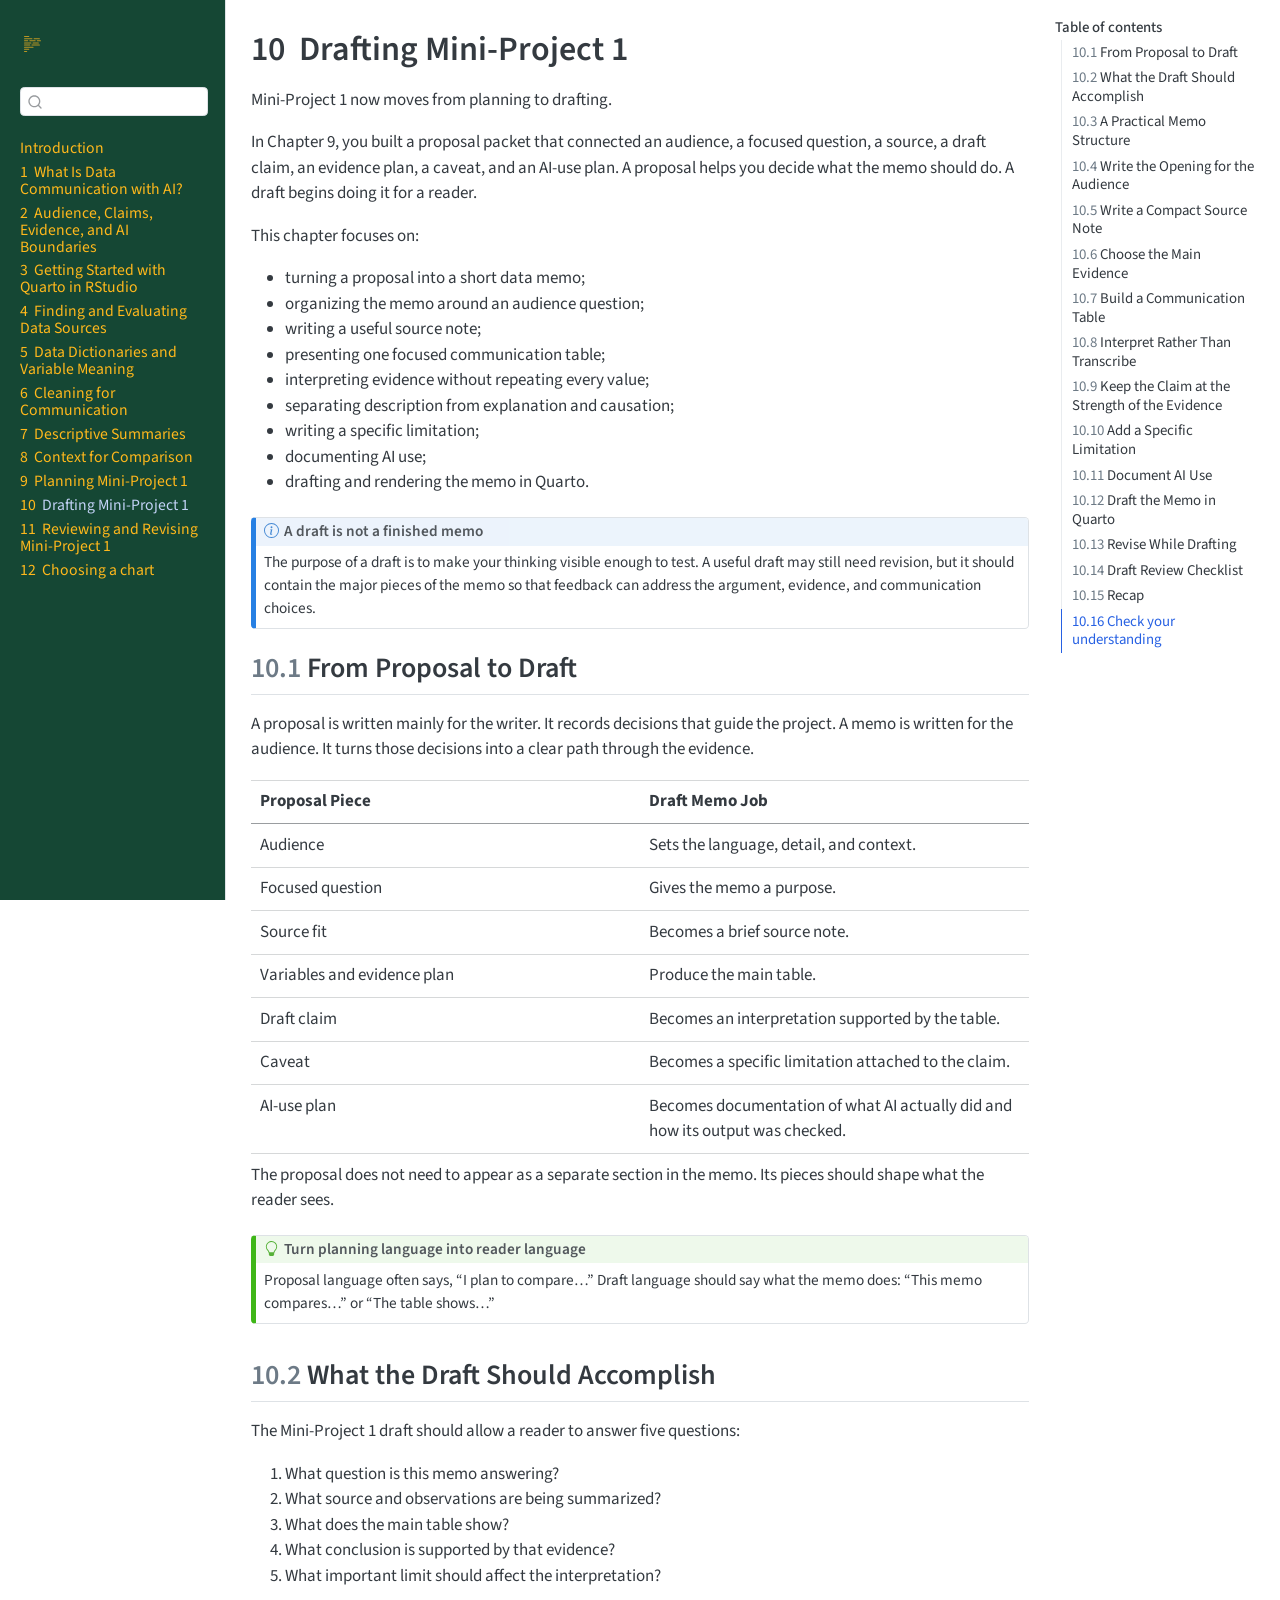
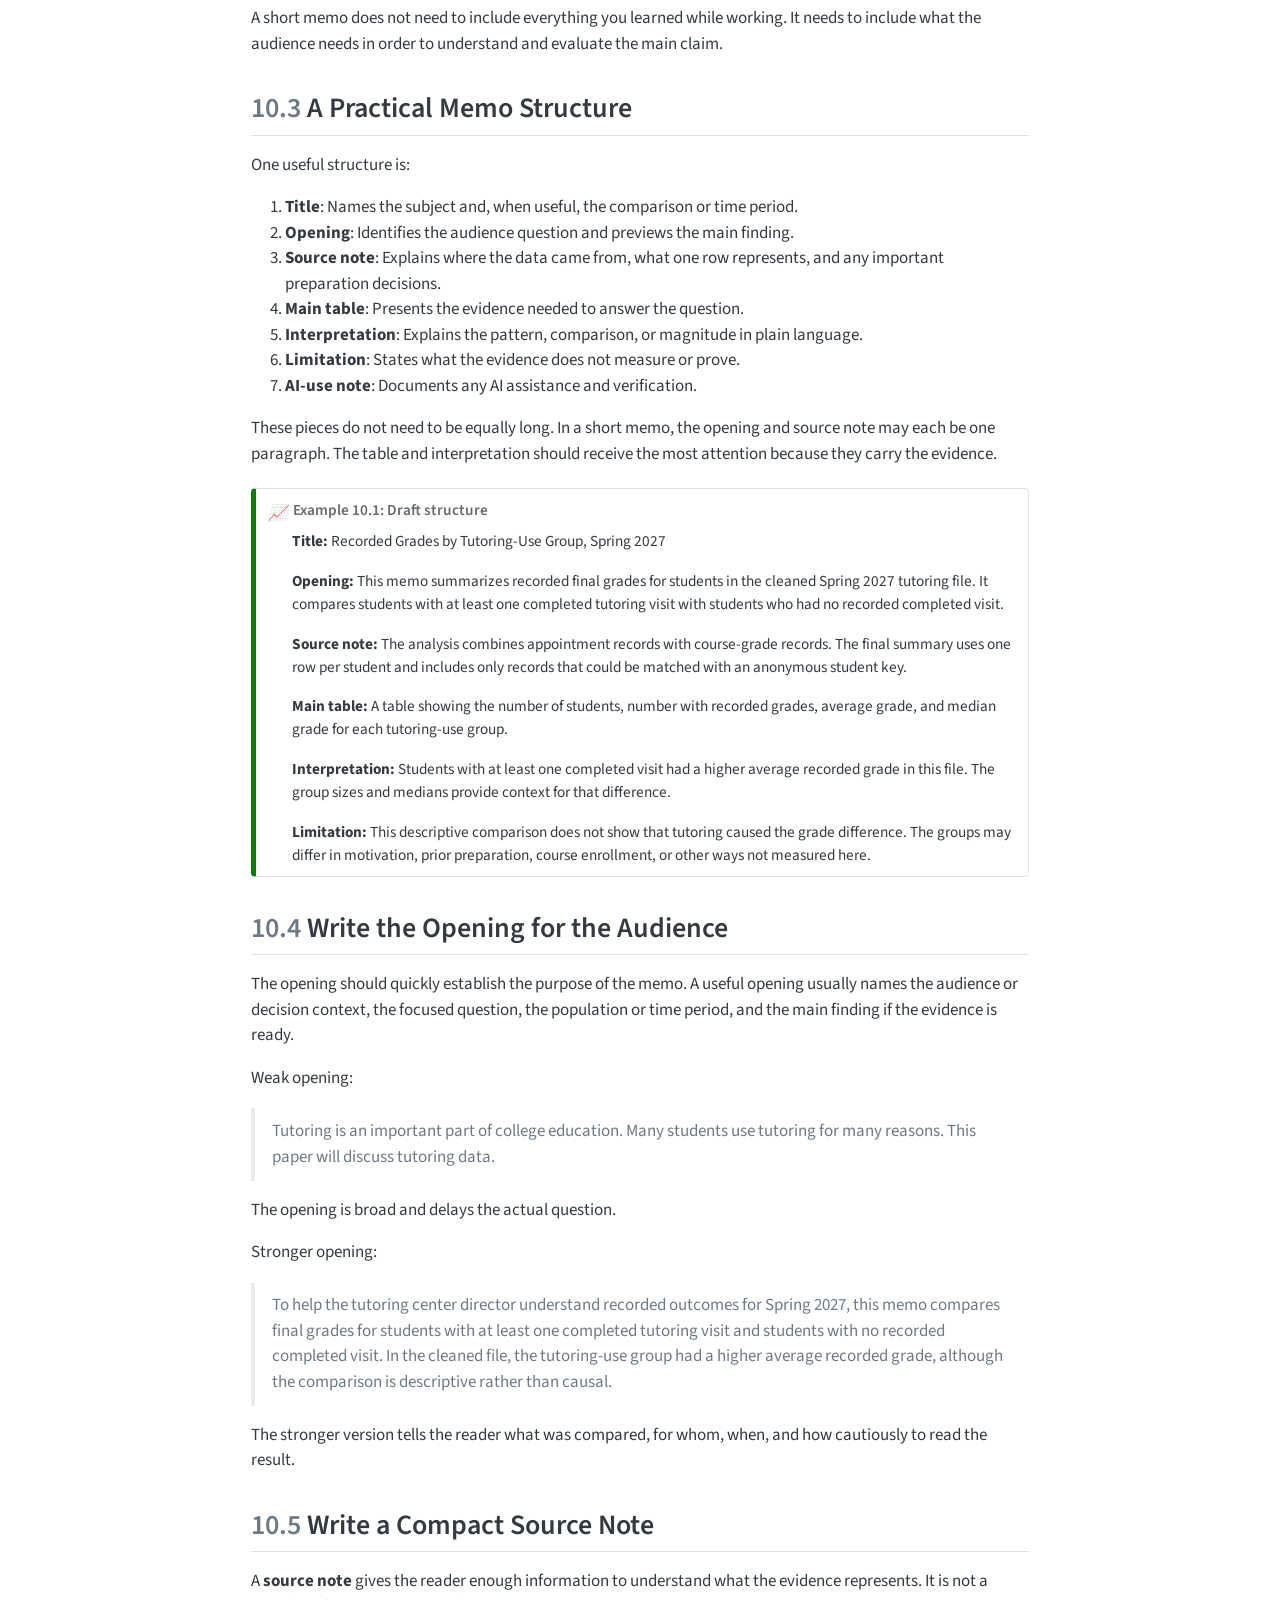
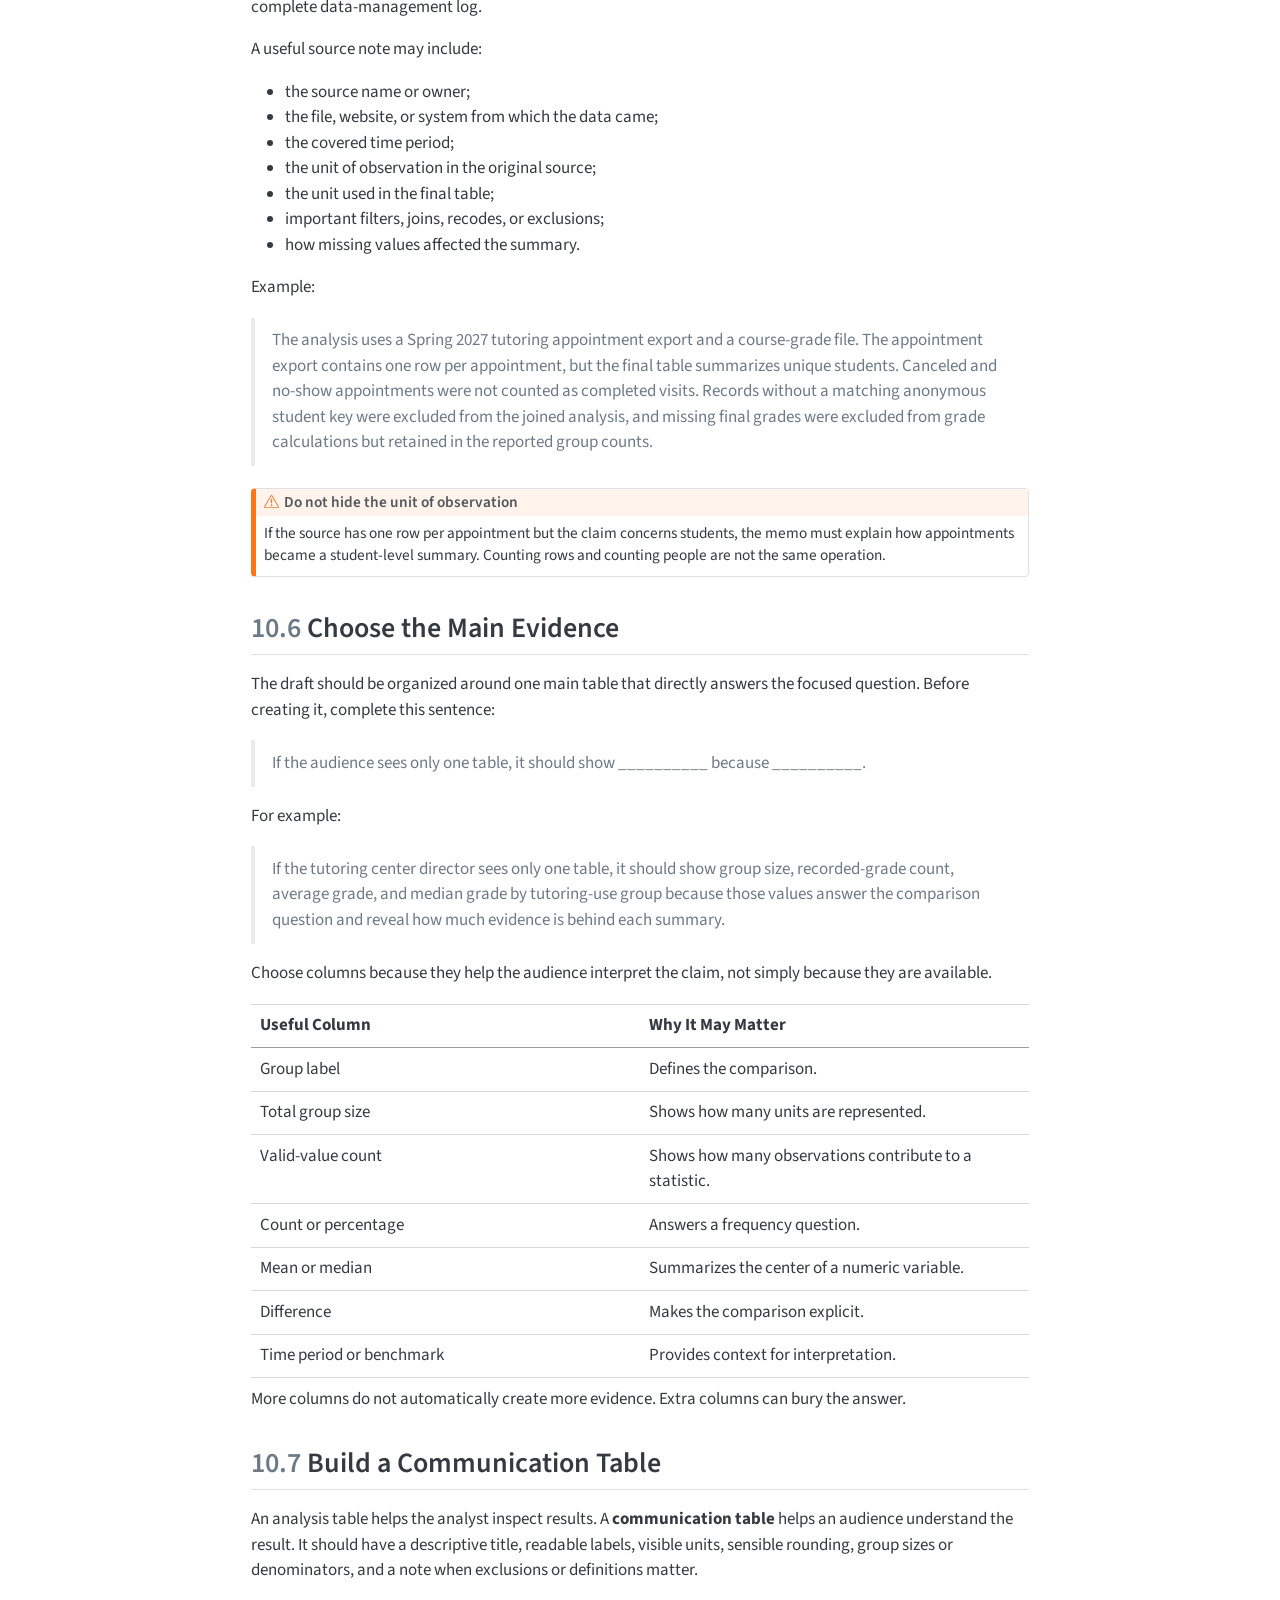
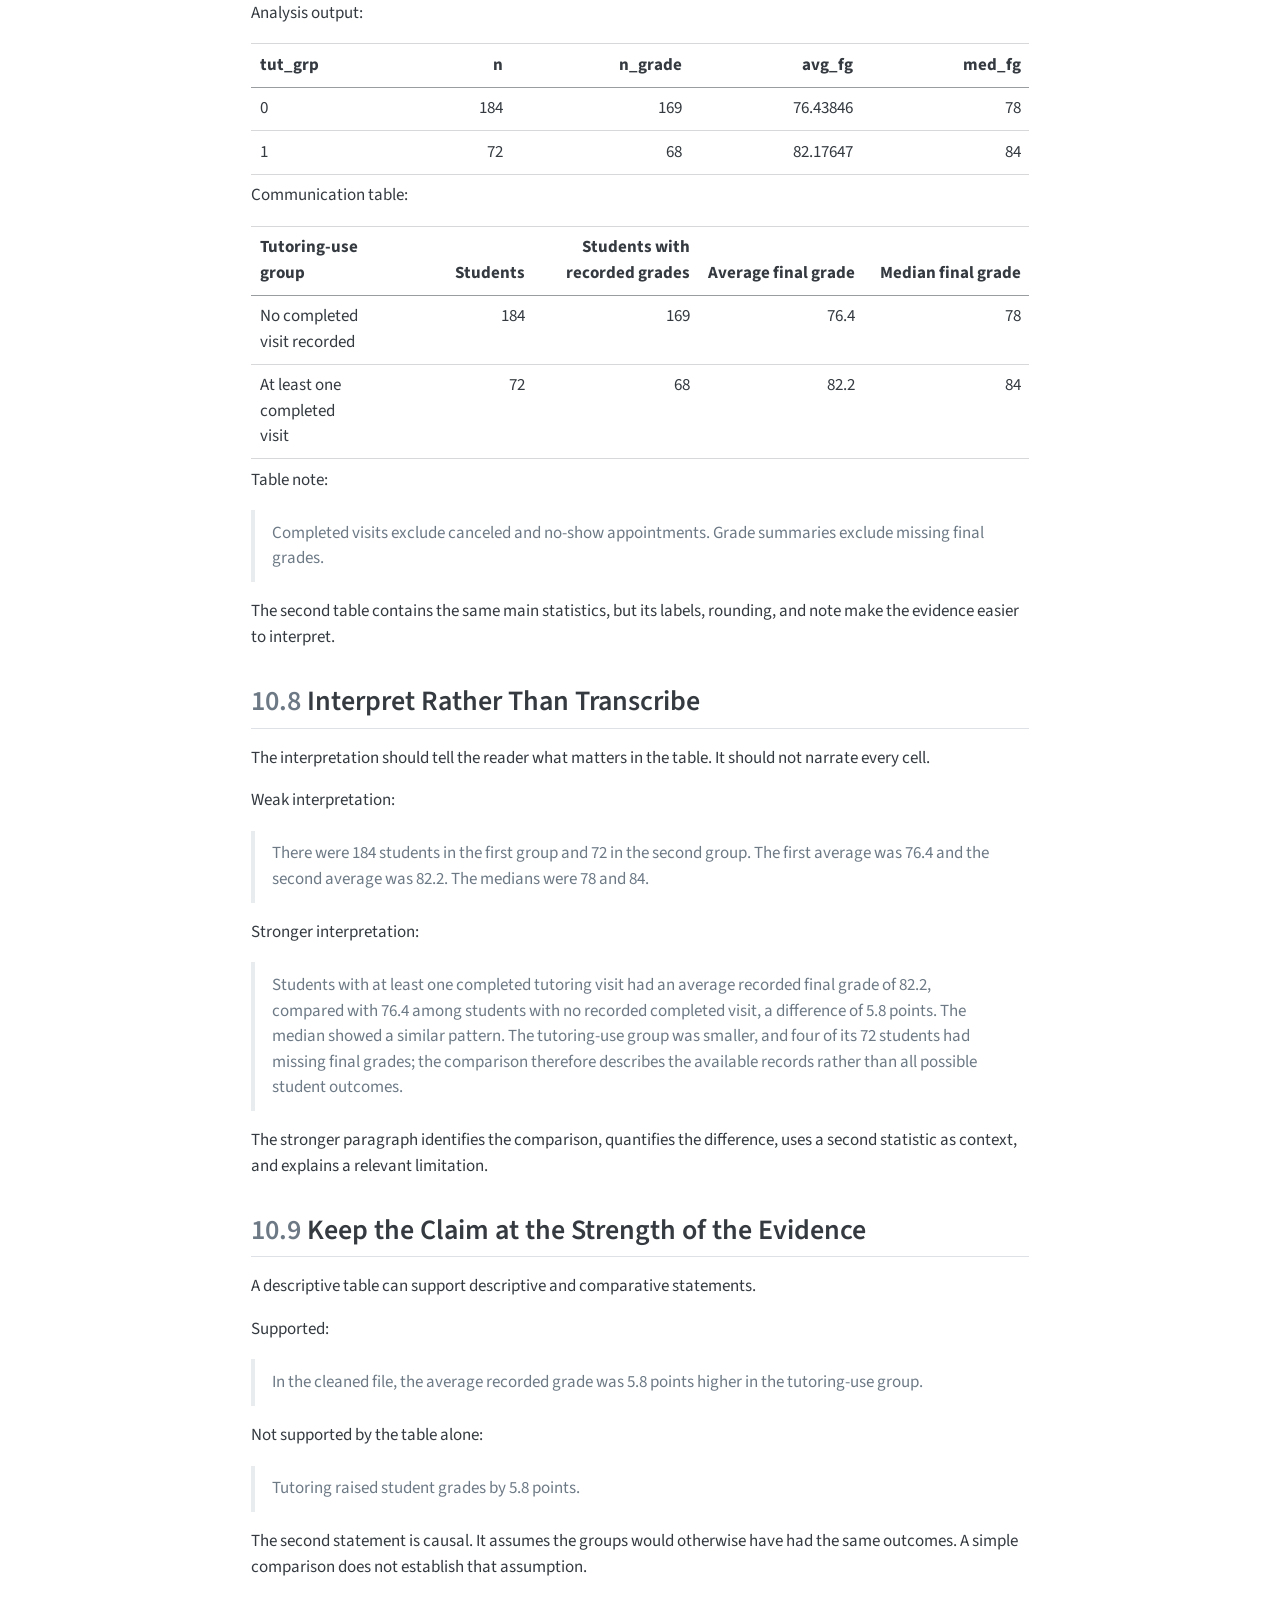
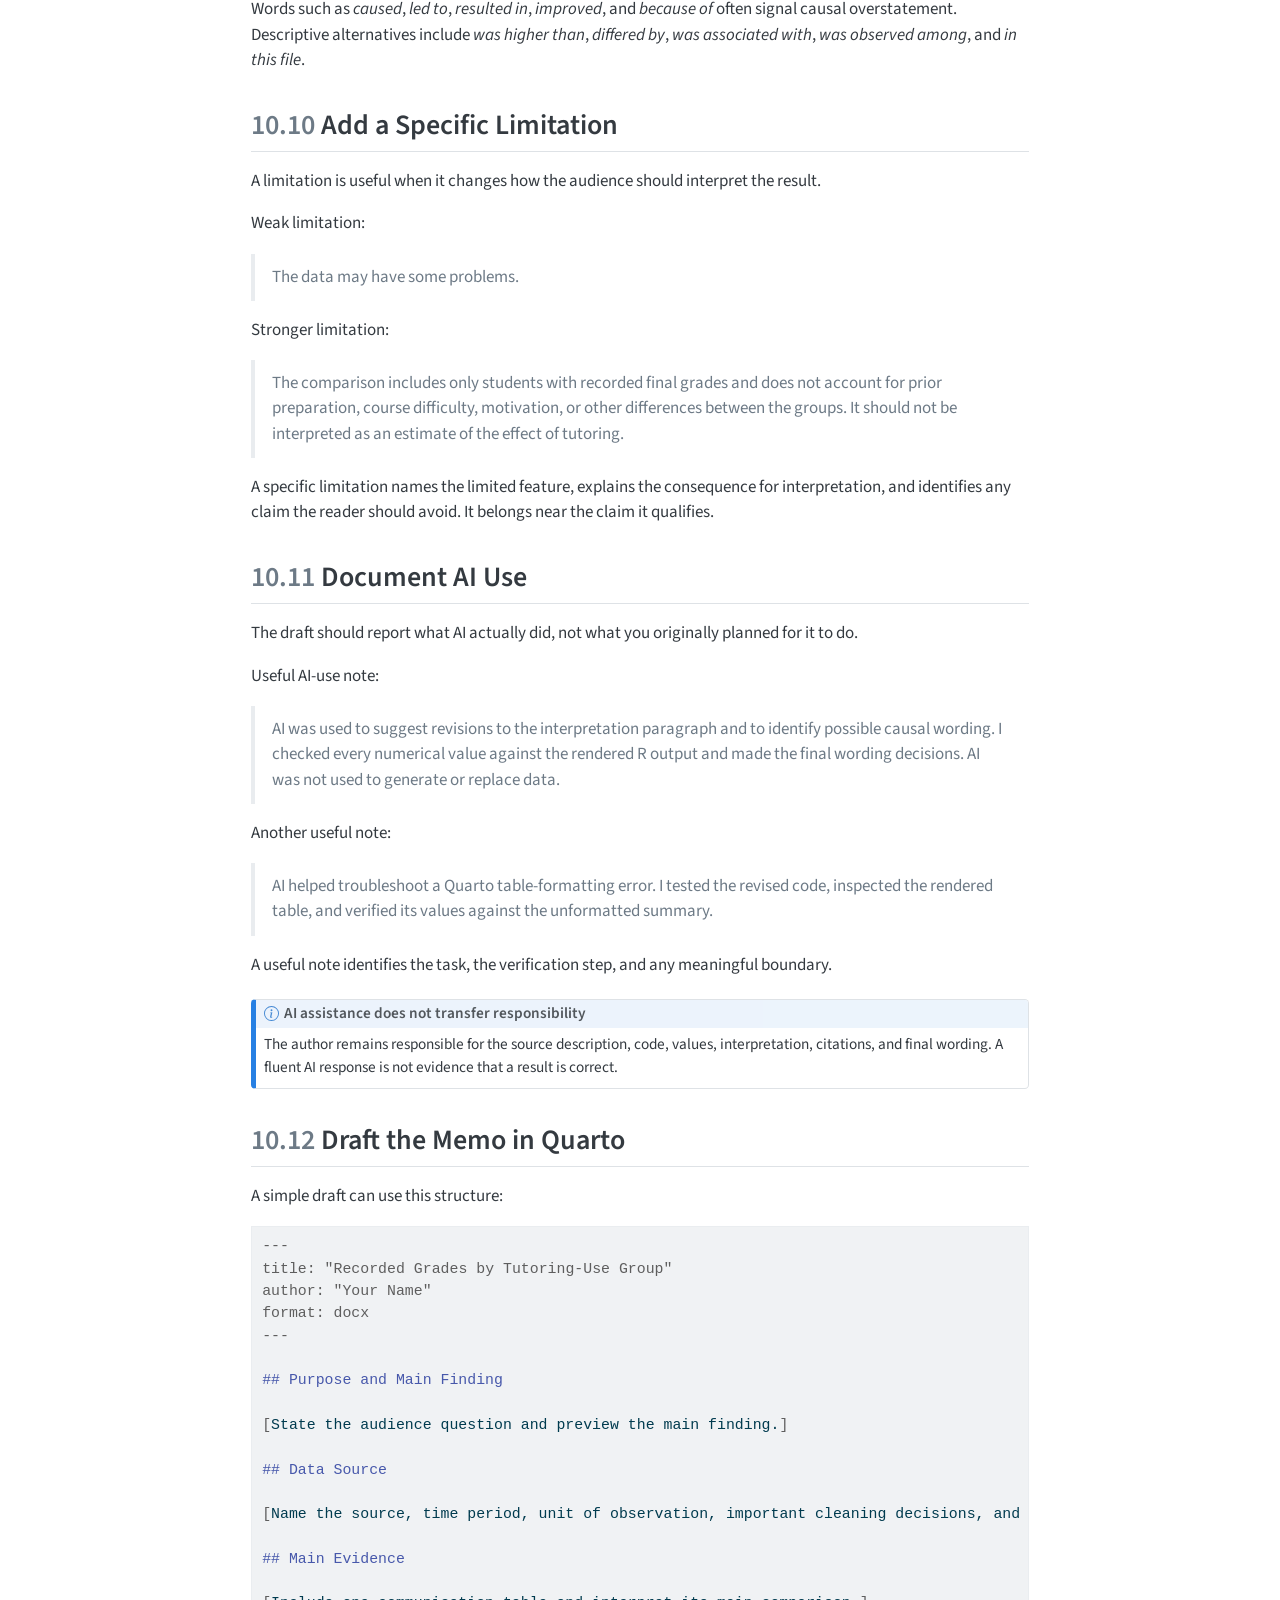
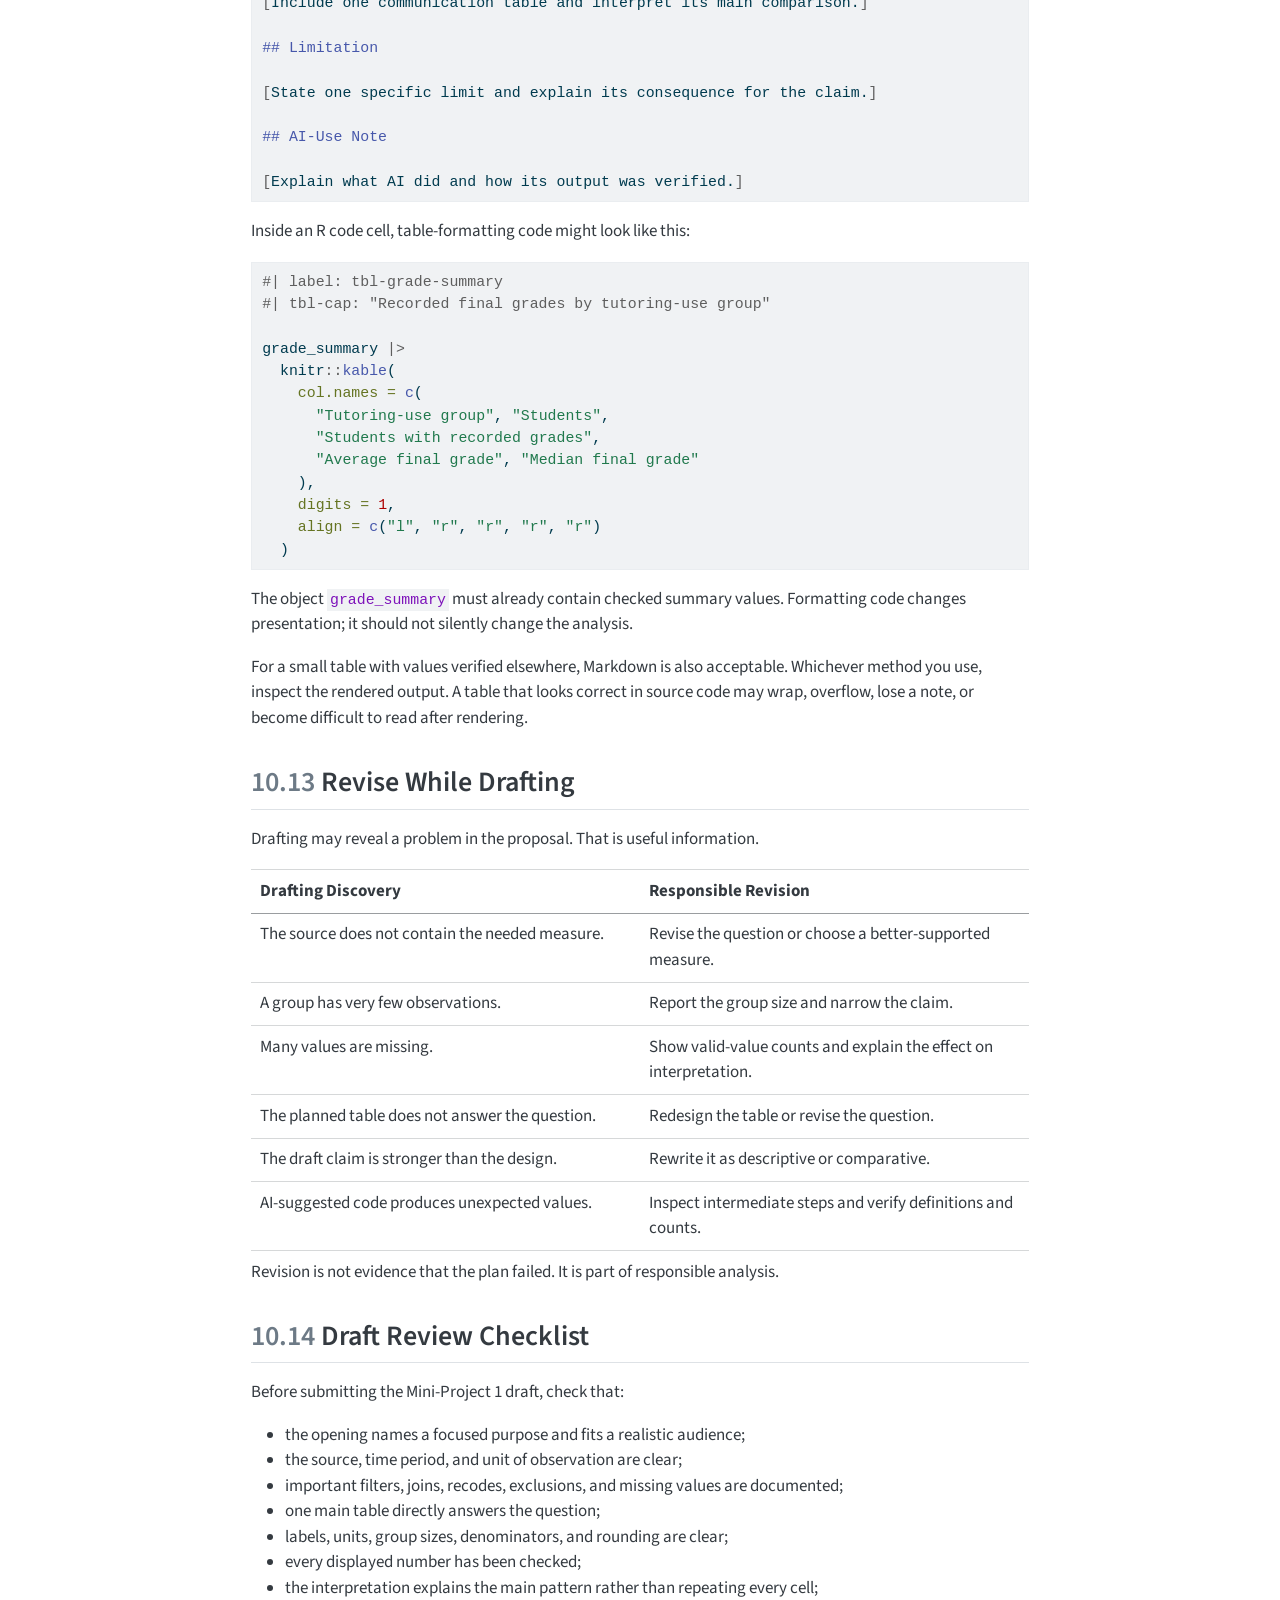
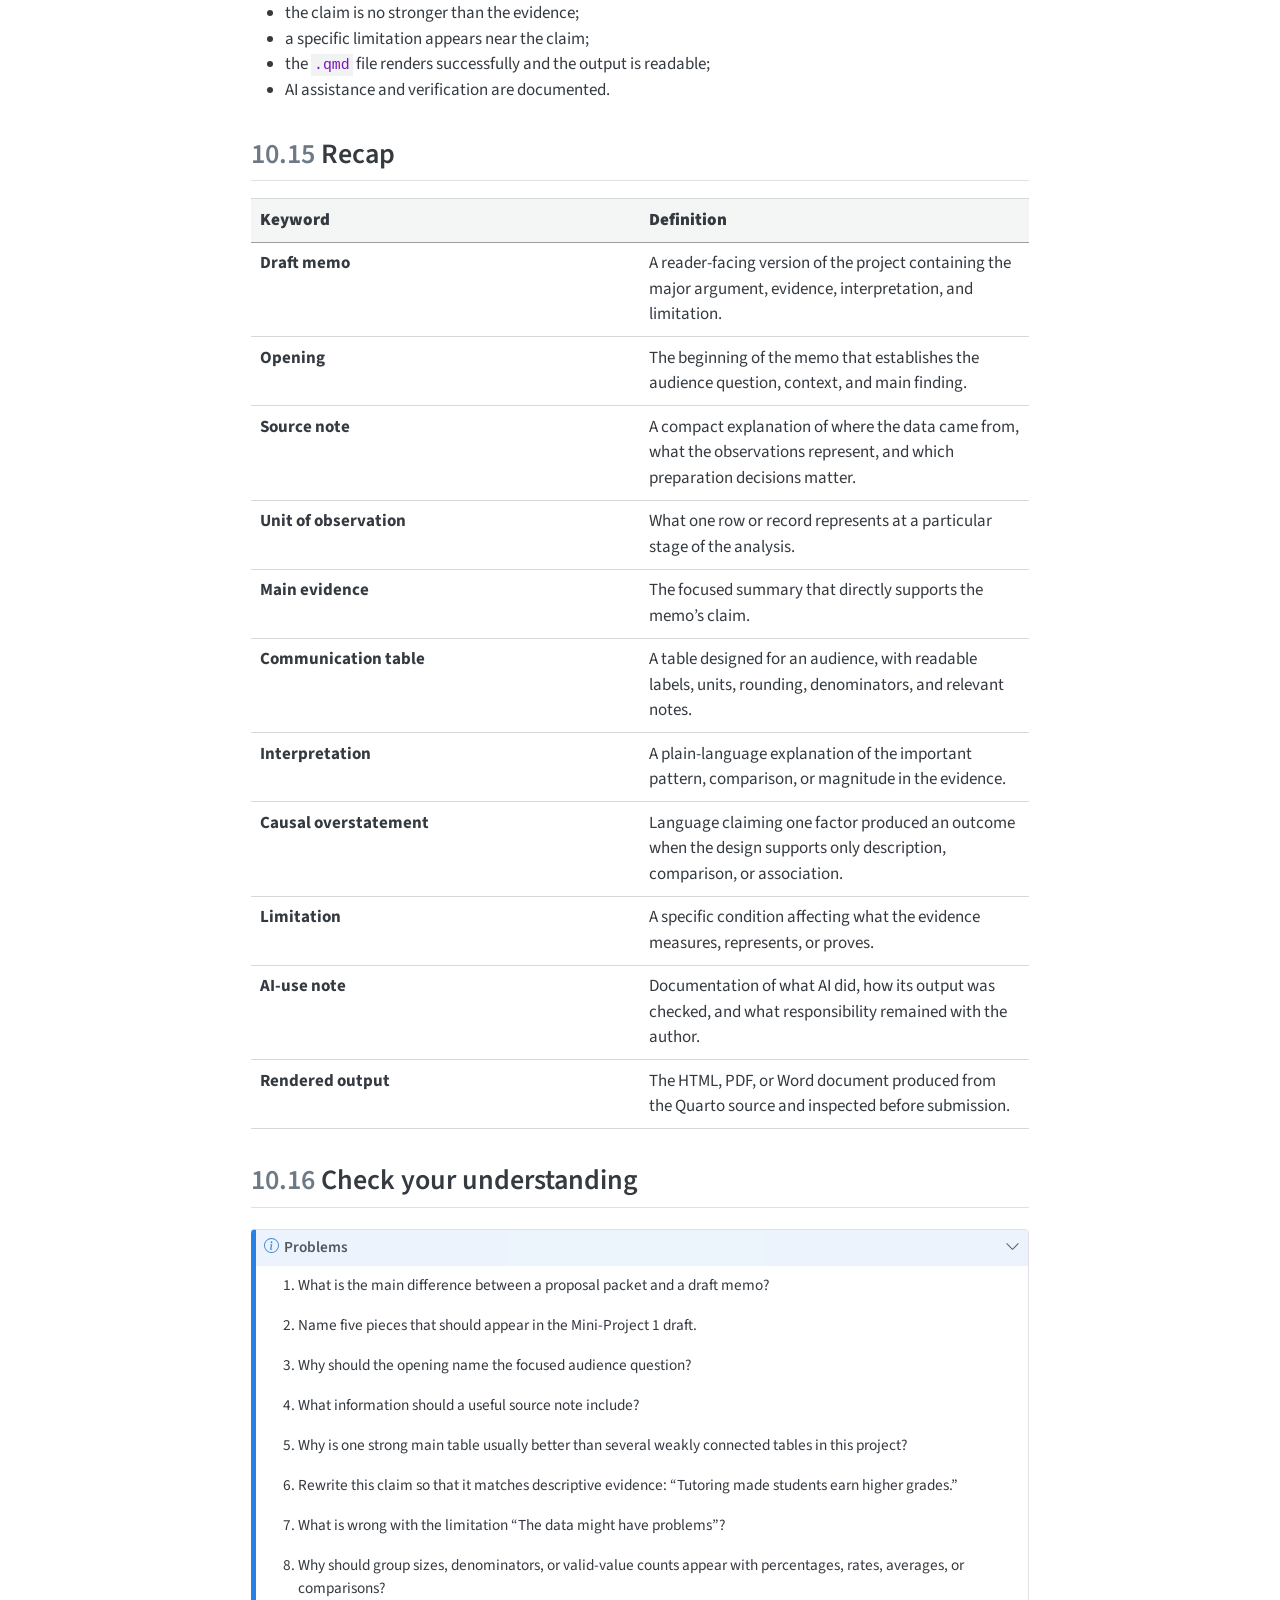
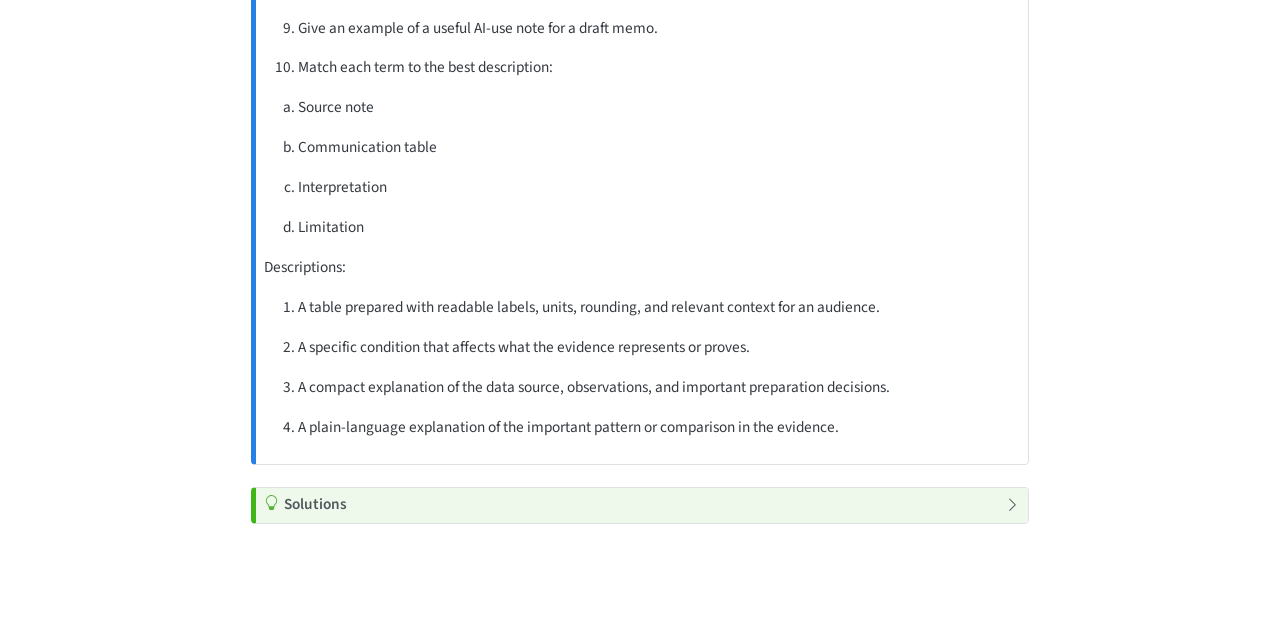
<file: docs/10.html>
<!DOCTYPE html>
<html xmlns="http://www.w3.org/1999/xhtml" lang="en" xml:lang="en"><head>

<meta charset="utf-8">
<meta name="generator" content="quarto-1.9.38">

<meta name="viewport" content="width=device-width, initial-scale=1.0, user-scalable=yes">


<title>10&nbsp; Drafting Mini-Project 1 – STA 2310 Data Communication with AI</title>
<style>
/* Default styles provided by pandoc.
** See https://pandoc.org/MANUAL.html#variables-for-html for config info.
*/
code{white-space: pre-wrap;}
span.smallcaps{font-variant: small-caps;}
div.columns{display: flex; gap: min(4vw, 1.5em);}
div.column{flex: auto; overflow-x: auto;}
div.hanging-indent{margin-left: 1.5em; text-indent: -1.5em;}
ul.task-list{list-style: none;}
ul.task-list li input[type="checkbox"] {
  width: 0.8em;
  margin: 0 0.8em 0.2em -1em; /* quarto-specific, see https://github.com/quarto-dev/quarto-cli/issues/4556 */ 
  vertical-align: middle;
}
/* CSS for syntax highlighting */
html { -webkit-text-size-adjust: 100%; }
pre > code.sourceCode { white-space: pre; position: relative; }
pre > code.sourceCode > span { display: inline-block; line-height: 1.25; }
pre > code.sourceCode > span:empty { height: 1.2em; }
.sourceCode { overflow: visible; }
code.sourceCode > span { color: inherit; text-decoration: inherit; }
div.sourceCode { margin: 1em 0; }
pre.sourceCode { margin: 0; }
@media screen {
div.sourceCode { overflow: auto; }
}
@media print {
pre > code.sourceCode { white-space: pre-wrap; }
pre > code.sourceCode > span { text-indent: -5em; padding-left: 5em; }
}
pre.numberSource code
  { counter-reset: source-line 0; }
pre.numberSource code > span
  { position: relative; left: -4em; counter-increment: source-line; }
pre.numberSource code > span > a:first-child::before
  { content: counter(source-line);
    position: relative; left: -1em; text-align: right; vertical-align: baseline;
    border: none; display: inline-block;
    -webkit-touch-callout: none; -webkit-user-select: none;
    -khtml-user-select: none; -moz-user-select: none;
    -ms-user-select: none; user-select: none;
    padding: 0 4px; width: 4em;
  }
pre.numberSource { margin-left: 3em;  padding-left: 4px; }
div.sourceCode
  {   }
@media screen {
pre > code.sourceCode > span > a:first-child::before { text-decoration: underline; }
}
</style>


<script src="site_libs/quarto-nav/quarto-nav.js"></script>
<script src="site_libs/quarto-nav/headroom.min.js"></script>
<script src="site_libs/clipboard/clipboard.min.js"></script>
<script src="site_libs/quarto-search/autocomplete.umd.js"></script>
<script src="site_libs/quarto-search/fuse.min.js"></script>
<script src="site_libs/quarto-search/quarto-search.js"></script>
<meta name="quarto:offset" content="./">
<script src="site_libs/quarto-html/quarto.js" type="module"></script>
<script src="site_libs/quarto-html/tabsets/tabsets.js" type="module"></script>
<script src="site_libs/quarto-html/popper.min.js"></script>
<script src="site_libs/quarto-html/tippy.umd.min.js"></script>
<script src="site_libs/quarto-html/anchor.min.js"></script>
<link href="site_libs/quarto-html/tippy.css" rel="stylesheet">
<link href="site_libs/quarto-html/quarto-syntax-highlighting-15634bcf2e68342d4ad2dfa704d543f6.css" rel="stylesheet" id="quarto-text-highlighting-styles">
<script src="site_libs/bootstrap/bootstrap.min.js"></script>
<link href="site_libs/bootstrap/bootstrap-icons.css" rel="stylesheet">
<link href="site_libs/bootstrap/bootstrap-ac731d99f942368ec2047317e7e82b91.min.css" rel="stylesheet" append-hash="true" id="quarto-bootstrap" data-mode="light">
<script id="quarto-search-options" type="application/json">{
  "location": "sidebar",
  "copy-button": false,
  "collapse-after": 3,
  "panel-placement": "start",
  "type": "textbox",
  "limit": 50,
  "keyboard-shortcut": [
    "f",
    "/",
    "s"
  ],
  "show-item-context": false,
  "language": {
    "search-no-results-text": "No results",
    "search-matching-documents-text": "matching documents",
    "search-copy-link-title": "Copy link to search",
    "search-hide-matches-text": "Hide additional matches",
    "search-more-match-text": "more match in this document",
    "search-more-matches-text": "more matches in this document",
    "search-clear-button-title": "Clear",
    "search-text-placeholder": "",
    "search-detached-cancel-button-title": "Cancel",
    "search-submit-button-title": "Submit",
    "search-label": "Search"
  }
}</script>
<style type="text/css">
.sidebar .chapter-number {
color: #FFB81c;
}
.center-panel.quarto-layout-panel {
justify-content: center;
column-gap: 1rem;
}
</style>
<style>
div.callout-example.callout {
  border-left-color: #008000;
}
div.callout-example.callout-style-default > .callout-header {
  background-color: rgba(0, 128, 0, 0.13);
}
div.callout-example .callout-toggle::before {  background-image: url('data:image/svg+xml,<svg xmlns="http://www.w3.org/2000/svg" width="16" height="16" fill="rgb(33, 37, 41)" class="bi bi-chevron-down" viewBox="0 0 16 16"><path fill-rule="evenodd" d="M1.646 4.646a.5.5 0 0 1 .708 0L8 10.293l5.646-5.647a.5.5 0 0 1 .708.708l-6 6a.5.5 0 0 1-.708 0l-6-6a.5.5 0 0 1 0-.708z"/></svg>');}
div.callout-example.callout-style-default .callout-icon::before, div.callout-example.callout-titled .callout-icon::before {
  content: '📈';
  background-image: none;
}
</style>


<link rel="stylesheet" href="styles.css">
</head>

<body class="nav-sidebar docked quarto-light">

<div id="quarto-search-results"></div>
  <header id="quarto-header" class="headroom fixed-top">
  <nav class="quarto-secondary-nav">
    <div class="container-fluid d-flex">
      <button type="button" class="quarto-btn-toggle btn" data-bs-toggle="collapse" role="button" data-bs-target=".quarto-sidebar-collapse-item" aria-controls="quarto-sidebar" aria-expanded="false" aria-label="Toggle sidebar navigation" onclick="if (window.quartoToggleHeadroom) { window.quartoToggleHeadroom(); }">
        <i class="bi bi-layout-text-sidebar-reverse"></i>
      </button>
        <nav class="quarto-page-breadcrumbs" aria-label="breadcrumb"><ol class="breadcrumb"><li class="breadcrumb-item"><a href="./10.html"><span class="chapter-number">10</span>&nbsp; <span class="chapter-title">Drafting Mini-Project 1</span></a></li></ol></nav>
        <a class="flex-grow-1" role="navigation" data-bs-toggle="collapse" data-bs-target=".quarto-sidebar-collapse-item" aria-controls="quarto-sidebar" aria-expanded="false" aria-label="Toggle sidebar navigation" onclick="if (window.quartoToggleHeadroom) { window.quartoToggleHeadroom(); }">      
        </a>
      <button type="button" class="btn quarto-search-button" aria-label="Search" onclick="window.quartoOpenSearch();">
        <i class="bi bi-search"></i>
      </button>
    </div>
  </nav>
</header>
<!-- content -->
<div id="quarto-content" class="quarto-container page-columns page-rows-contents page-layout-article">
<!-- sidebar -->
  <nav id="quarto-sidebar" class="sidebar collapse collapse-horizontal quarto-sidebar-collapse-item sidebar-navigation docked overflow-auto">
    <div class="pt-lg-2 mt-2 text-left sidebar-header">
    <div class="sidebar-title mb-0 py-0">
      <a href="./"></a> 
        <div class="sidebar-tools-main">
  <a href="" class="quarto-reader-toggle quarto-navigation-tool px-1" onclick="window.quartoToggleReader(); return false;" title="Toggle reader mode">
  <div class="quarto-reader-toggle-btn">
  <i class="bi"></i>
  </div>
</a>
</div>
    </div>
      </div>
        <div class="mt-2 flex-shrink-0 align-items-center">
        <div class="sidebar-search">
        <div id="quarto-search" class="" title="Search"></div>
        </div>
        </div>
    <div class="sidebar-menu-container"> 
    <ul class="list-unstyled mt-1">
        <li class="sidebar-item">
  <div class="sidebar-item-container"> 
  <a href="./index.html" class="sidebar-item-text sidebar-link">
 <span class="menu-text">Introduction</span></a>
  </div>
</li>
        <li class="sidebar-item">
  <div class="sidebar-item-container"> 
  <a href="./01.html" class="sidebar-item-text sidebar-link">
 <span class="menu-text"><span class="chapter-number">1</span>&nbsp; <span class="chapter-title">What Is Data Communication with AI?</span></span></a>
  </div>
</li>
        <li class="sidebar-item">
  <div class="sidebar-item-container"> 
  <a href="./02.html" class="sidebar-item-text sidebar-link">
 <span class="menu-text"><span class="chapter-number">2</span>&nbsp; <span class="chapter-title">Audience, Claims, Evidence, and AI Boundaries</span></span></a>
  </div>
</li>
        <li class="sidebar-item">
  <div class="sidebar-item-container"> 
  <a href="./03.html" class="sidebar-item-text sidebar-link">
 <span class="menu-text"><span class="chapter-number">3</span>&nbsp; <span class="chapter-title">Getting Started with Quarto in RStudio</span></span></a>
  </div>
</li>
        <li class="sidebar-item">
  <div class="sidebar-item-container"> 
  <a href="./04.html" class="sidebar-item-text sidebar-link">
 <span class="menu-text"><span class="chapter-number">4</span>&nbsp; <span class="chapter-title">Finding and Evaluating Data Sources</span></span></a>
  </div>
</li>
        <li class="sidebar-item">
  <div class="sidebar-item-container"> 
  <a href="./05.html" class="sidebar-item-text sidebar-link">
 <span class="menu-text"><span class="chapter-number">5</span>&nbsp; <span class="chapter-title">Data Dictionaries and Variable Meaning</span></span></a>
  </div>
</li>
        <li class="sidebar-item">
  <div class="sidebar-item-container"> 
  <a href="./06.html" class="sidebar-item-text sidebar-link">
 <span class="menu-text"><span class="chapter-number">6</span>&nbsp; <span class="chapter-title">Cleaning for Communication</span></span></a>
  </div>
</li>
        <li class="sidebar-item">
  <div class="sidebar-item-container"> 
  <a href="./07.html" class="sidebar-item-text sidebar-link">
 <span class="menu-text"><span class="chapter-number">7</span>&nbsp; <span class="chapter-title">Descriptive Summaries</span></span></a>
  </div>
</li>
        <li class="sidebar-item">
  <div class="sidebar-item-container"> 
  <a href="./08.html" class="sidebar-item-text sidebar-link">
 <span class="menu-text"><span class="chapter-number">8</span>&nbsp; <span class="chapter-title">Context for Comparison</span></span></a>
  </div>
</li>
        <li class="sidebar-item">
  <div class="sidebar-item-container"> 
  <a href="./09.html" class="sidebar-item-text sidebar-link">
 <span class="menu-text"><span class="chapter-number">9</span>&nbsp; <span class="chapter-title">Planning Mini-Project 1</span></span></a>
  </div>
</li>
        <li class="sidebar-item">
  <div class="sidebar-item-container"> 
  <a href="./10.html" class="sidebar-item-text sidebar-link active">
 <span class="menu-text"><span class="chapter-number">10</span>&nbsp; <span class="chapter-title">Drafting Mini-Project 1</span></span></a>
  </div>
</li>
        <li class="sidebar-item">
  <div class="sidebar-item-container"> 
  <a href="./11.html" class="sidebar-item-text sidebar-link">
 <span class="menu-text"><span class="chapter-number">11</span>&nbsp; <span class="chapter-title">Reviewing and Revising Mini-Project 1</span></span></a>
  </div>
</li>
        <li class="sidebar-item">
  <div class="sidebar-item-container"> 
  <a href="./12.html" class="sidebar-item-text sidebar-link">
 <span class="menu-text"><span class="chapter-number">12</span>&nbsp; <span class="chapter-title">Choosing a chart</span></span></a>
  </div>
</li>
    </ul>
    </div>
</nav>
<div id="quarto-sidebar-glass" class="quarto-sidebar-collapse-item" data-bs-toggle="collapse" data-bs-target=".quarto-sidebar-collapse-item"></div>
<!-- margin-sidebar -->
    <div id="quarto-margin-sidebar" class="sidebar margin-sidebar">
        <nav id="TOC" role="doc-toc" class="toc-active">
    <h2 id="toc-title">Table of contents</h2>
   
  <ul>
  <li><a href="#from-proposal-to-draft" id="toc-from-proposal-to-draft" class="nav-link active" data-scroll-target="#from-proposal-to-draft"><span class="header-section-number">10.1</span> From Proposal to Draft</a></li>
  <li><a href="#what-the-draft-should-accomplish" id="toc-what-the-draft-should-accomplish" class="nav-link" data-scroll-target="#what-the-draft-should-accomplish"><span class="header-section-number">10.2</span> What the Draft Should Accomplish</a></li>
  <li><a href="#a-practical-memo-structure" id="toc-a-practical-memo-structure" class="nav-link" data-scroll-target="#a-practical-memo-structure"><span class="header-section-number">10.3</span> A Practical Memo Structure</a></li>
  <li><a href="#write-the-opening-for-the-audience" id="toc-write-the-opening-for-the-audience" class="nav-link" data-scroll-target="#write-the-opening-for-the-audience"><span class="header-section-number">10.4</span> Write the Opening for the Audience</a></li>
  <li><a href="#write-a-compact-source-note" id="toc-write-a-compact-source-note" class="nav-link" data-scroll-target="#write-a-compact-source-note"><span class="header-section-number">10.5</span> Write a Compact Source Note</a></li>
  <li><a href="#choose-the-main-evidence" id="toc-choose-the-main-evidence" class="nav-link" data-scroll-target="#choose-the-main-evidence"><span class="header-section-number">10.6</span> Choose the Main Evidence</a></li>
  <li><a href="#build-a-communication-table" id="toc-build-a-communication-table" class="nav-link" data-scroll-target="#build-a-communication-table"><span class="header-section-number">10.7</span> Build a Communication Table</a></li>
  <li><a href="#interpret-rather-than-transcribe" id="toc-interpret-rather-than-transcribe" class="nav-link" data-scroll-target="#interpret-rather-than-transcribe"><span class="header-section-number">10.8</span> Interpret Rather Than Transcribe</a></li>
  <li><a href="#keep-the-claim-at-the-strength-of-the-evidence" id="toc-keep-the-claim-at-the-strength-of-the-evidence" class="nav-link" data-scroll-target="#keep-the-claim-at-the-strength-of-the-evidence"><span class="header-section-number">10.9</span> Keep the Claim at the Strength of the Evidence</a></li>
  <li><a href="#add-a-specific-limitation" id="toc-add-a-specific-limitation" class="nav-link" data-scroll-target="#add-a-specific-limitation"><span class="header-section-number">10.10</span> Add a Specific Limitation</a></li>
  <li><a href="#document-ai-use" id="toc-document-ai-use" class="nav-link" data-scroll-target="#document-ai-use"><span class="header-section-number">10.11</span> Document AI Use</a></li>
  <li><a href="#draft-the-memo-in-quarto" id="toc-draft-the-memo-in-quarto" class="nav-link" data-scroll-target="#draft-the-memo-in-quarto"><span class="header-section-number">10.12</span> Draft the Memo in Quarto</a></li>
  <li><a href="#revise-while-drafting" id="toc-revise-while-drafting" class="nav-link" data-scroll-target="#revise-while-drafting"><span class="header-section-number">10.13</span> Revise While Drafting</a></li>
  <li><a href="#draft-review-checklist" id="toc-draft-review-checklist" class="nav-link" data-scroll-target="#draft-review-checklist"><span class="header-section-number">10.14</span> Draft Review Checklist</a></li>
  <li><a href="#recap" id="toc-recap" class="nav-link" data-scroll-target="#recap"><span class="header-section-number">10.15</span> Recap</a></li>
  <li><a href="#check-your-understanding" id="toc-check-your-understanding" class="nav-link" data-scroll-target="#check-your-understanding"><span class="header-section-number">10.16</span> Check your understanding</a></li>
  </ul>
</nav>
    </div>
<!-- main -->
<main class="content" id="quarto-document-content">

<header id="title-block-header" class="quarto-title-block default">
<div class="quarto-title">
<h1 class="title"><span class="chapter-number">10</span>&nbsp; <span class="chapter-title">Drafting Mini-Project 1</span></h1>
</div>



<div class="quarto-title-meta">

    
  
    
  </div>
  


</header>


<p>Mini-Project 1 now moves from planning to drafting.</p>
<p>In Chapter 9, you built a proposal packet that connected an audience, a focused question, a source, a draft claim, an evidence plan, a caveat, and an AI-use plan. A proposal helps you decide what the memo should do. A draft begins doing it for a reader.</p>
<p>This chapter focuses on:</p>
<ul>
<li>turning a proposal into a short data memo;</li>
<li>organizing the memo around an audience question;</li>
<li>writing a useful source note;</li>
<li>presenting one focused communication table;</li>
<li>interpreting evidence without repeating every value;</li>
<li>separating description from explanation and causation;</li>
<li>writing a specific limitation;</li>
<li>documenting AI use;</li>
<li>drafting and rendering the memo in Quarto.</li>
</ul>
<div class="callout callout-style-default callout-note callout-titled" title="A draft is not a finished memo">
<div class="callout-header d-flex align-content-center">
<div class="callout-icon-container">
<i class="callout-icon"></i>
</div>
<div class="callout-title-container flex-fill">
<span class="screen-reader-only">Note</span>A draft is not a finished memo
</div>
</div>
<div class="callout-body-container callout-body">
<p>The purpose of a draft is to make your thinking visible enough to test. A useful draft may still need revision, but it should contain the major pieces of the memo so that feedback can address the argument, evidence, and communication choices.</p>
</div>
</div>
<section id="from-proposal-to-draft" class="level2" data-number="10.1">
<h2 data-number="10.1" class="anchored" data-anchor-id="from-proposal-to-draft"><span class="header-section-number">10.1</span> From Proposal to Draft</h2>
<p>A proposal is written mainly for the writer. It records decisions that guide the project. A memo is written for the audience. It turns those decisions into a clear path through the evidence.</p>
<table class="caption-top table">
<colgroup>
<col style="width: 50%">
<col style="width: 50%">
</colgroup>
<thead>
<tr class="header">
<th>Proposal Piece</th>
<th>Draft Memo Job</th>
</tr>
</thead>
<tbody>
<tr class="odd">
<td>Audience</td>
<td>Sets the language, detail, and context.</td>
</tr>
<tr class="even">
<td>Focused question</td>
<td>Gives the memo a purpose.</td>
</tr>
<tr class="odd">
<td>Source fit</td>
<td>Becomes a brief source note.</td>
</tr>
<tr class="even">
<td>Variables and evidence plan</td>
<td>Produce the main table.</td>
</tr>
<tr class="odd">
<td>Draft claim</td>
<td>Becomes an interpretation supported by the table.</td>
</tr>
<tr class="even">
<td>Caveat</td>
<td>Becomes a specific limitation attached to the claim.</td>
</tr>
<tr class="odd">
<td>AI-use plan</td>
<td>Becomes documentation of what AI actually did and how its output was checked.</td>
</tr>
</tbody>
</table>
<p>The proposal does not need to appear as a separate section in the memo. Its pieces should shape what the reader sees.</p>
<div class="callout callout-style-default callout-tip callout-titled" title="Turn planning language into reader language">
<div class="callout-header d-flex align-content-center">
<div class="callout-icon-container">
<i class="callout-icon"></i>
</div>
<div class="callout-title-container flex-fill">
<span class="screen-reader-only">Tip</span>Turn planning language into reader language
</div>
</div>
<div class="callout-body-container callout-body">
<p>Proposal language often says, “I plan to compare…” Draft language should say what the memo does: “This memo compares…” or “The table shows…”</p>
</div>
</div>
</section>
<section id="what-the-draft-should-accomplish" class="level2" data-number="10.2">
<h2 data-number="10.2" class="anchored" data-anchor-id="what-the-draft-should-accomplish"><span class="header-section-number">10.2</span> What the Draft Should Accomplish</h2>
<p>The Mini-Project 1 draft should allow a reader to answer five questions:</p>
<ol type="1">
<li>What question is this memo answering?</li>
<li>What source and observations are being summarized?</li>
<li>What does the main table show?</li>
<li>What conclusion is supported by that evidence?</li>
<li>What important limit should affect the interpretation?</li>
</ol>
<p>A short memo does not need to include everything you learned while working. It needs to include what the audience needs in order to understand and evaluate the main claim.</p>
</section>
<section id="a-practical-memo-structure" class="level2" data-number="10.3">
<h2 data-number="10.3" class="anchored" data-anchor-id="a-practical-memo-structure"><span class="header-section-number">10.3</span> A Practical Memo Structure</h2>
<p>One useful structure is:</p>
<ol type="1">
<li><strong>Title</strong>: Names the subject and, when useful, the comparison or time period.</li>
<li><strong>Opening</strong>: Identifies the audience question and previews the main finding.</li>
<li><strong>Source note</strong>: Explains where the data came from, what one row represents, and any important preparation decisions.</li>
<li><strong>Main table</strong>: Presents the evidence needed to answer the question.</li>
<li><strong>Interpretation</strong>: Explains the pattern, comparison, or magnitude in plain language.</li>
<li><strong>Limitation</strong>: States what the evidence does not measure or prove.</li>
<li><strong>AI-use note</strong>: Documents any AI assistance and verification.</li>
</ol>
<p>These pieces do not need to be equally long. In a short memo, the opening and source note may each be one paragraph. The table and interpretation should receive the most attention because they carry the evidence.</p>
<div class="callout callout-style-simple callout-example callout-titled">
<div class="callout-header d-flex align-content-center">
<div class="callout-icon-container">
<i class="callout-icon"></i>
</div>
<div class="callout-title-container flex-fill">
<span class="screen-reader-only">Example</span>Example 10.1: Draft structure
</div>
</div>
<div class="callout-body-container callout-body">
<p><strong>Title:</strong> Recorded Grades by Tutoring-Use Group, Spring 2027</p>
<p><strong>Opening:</strong> This memo summarizes recorded final grades for students in the cleaned Spring 2027 tutoring file. It compares students with at least one completed tutoring visit with students who had no recorded completed visit.</p>
<p><strong>Source note:</strong> The analysis combines appointment records with course-grade records. The final summary uses one row per student and includes only records that could be matched with an anonymous student key.</p>
<p><strong>Main table:</strong> A table showing the number of students, number with recorded grades, average grade, and median grade for each tutoring-use group.</p>
<p><strong>Interpretation:</strong> Students with at least one completed visit had a higher average recorded grade in this file. The group sizes and medians provide context for that difference.</p>
<p><strong>Limitation:</strong> This descriptive comparison does not show that tutoring caused the grade difference. The groups may differ in motivation, prior preparation, course enrollment, or other ways not measured here.</p>
</div>
</div>
</section>
<section id="write-the-opening-for-the-audience" class="level2" data-number="10.4">
<h2 data-number="10.4" class="anchored" data-anchor-id="write-the-opening-for-the-audience"><span class="header-section-number">10.4</span> Write the Opening for the Audience</h2>
<p>The opening should quickly establish the purpose of the memo. A useful opening usually names the audience or decision context, the focused question, the population or time period, and the main finding if the evidence is ready.</p>
<p>Weak opening:</p>
<blockquote class="blockquote">
<p>Tutoring is an important part of college education. Many students use tutoring for many reasons. This paper will discuss tutoring data.</p>
</blockquote>
<p>The opening is broad and delays the actual question.</p>
<p>Stronger opening:</p>
<blockquote class="blockquote">
<p>To help the tutoring center director understand recorded outcomes for Spring 2027, this memo compares final grades for students with at least one completed tutoring visit and students with no recorded completed visit. In the cleaned file, the tutoring-use group had a higher average recorded grade, although the comparison is descriptive rather than causal.</p>
</blockquote>
<p>The stronger version tells the reader what was compared, for whom, when, and how cautiously to read the result.</p>
</section>
<section id="write-a-compact-source-note" class="level2" data-number="10.5">
<h2 data-number="10.5" class="anchored" data-anchor-id="write-a-compact-source-note"><span class="header-section-number">10.5</span> Write a Compact Source Note</h2>
<p>A <strong>source note</strong> gives the reader enough information to understand what the evidence represents. It is not a complete data-management log.</p>
<p>A useful source note may include:</p>
<ul>
<li>the source name or owner;</li>
<li>the file, website, or system from which the data came;</li>
<li>the covered time period;</li>
<li>the unit of observation in the original source;</li>
<li>the unit used in the final table;</li>
<li>important filters, joins, recodes, or exclusions;</li>
<li>how missing values affected the summary.</li>
</ul>
<p>Example:</p>
<blockquote class="blockquote">
<p>The analysis uses a Spring 2027 tutoring appointment export and a course-grade file. The appointment export contains one row per appointment, but the final table summarizes unique students. Canceled and no-show appointments were not counted as completed visits. Records without a matching anonymous student key were excluded from the joined analysis, and missing final grades were excluded from grade calculations but retained in the reported group counts.</p>
</blockquote>
<div class="callout callout-style-default callout-warning callout-titled" title="Do not hide the unit of observation">
<div class="callout-header d-flex align-content-center">
<div class="callout-icon-container">
<i class="callout-icon"></i>
</div>
<div class="callout-title-container flex-fill">
<span class="screen-reader-only">Warning</span>Do not hide the unit of observation
</div>
</div>
<div class="callout-body-container callout-body">
<p>If the source has one row per appointment but the claim concerns students, the memo must explain how appointments became a student-level summary. Counting rows and counting people are not the same operation.</p>
</div>
</div>
</section>
<section id="choose-the-main-evidence" class="level2" data-number="10.6">
<h2 data-number="10.6" class="anchored" data-anchor-id="choose-the-main-evidence"><span class="header-section-number">10.6</span> Choose the Main Evidence</h2>
<p>The draft should be organized around one main table that directly answers the focused question. Before creating it, complete this sentence:</p>
<blockquote class="blockquote">
<p>If the audience sees only one table, it should show __________ because __________.</p>
</blockquote>
<p>For example:</p>
<blockquote class="blockquote">
<p>If the tutoring center director sees only one table, it should show group size, recorded-grade count, average grade, and median grade by tutoring-use group because those values answer the comparison question and reveal how much evidence is behind each summary.</p>
</blockquote>
<p>Choose columns because they help the audience interpret the claim, not simply because they are available.</p>
<table class="caption-top table">
<colgroup>
<col style="width: 50%">
<col style="width: 50%">
</colgroup>
<thead>
<tr class="header">
<th>Useful Column</th>
<th>Why It May Matter</th>
</tr>
</thead>
<tbody>
<tr class="odd">
<td>Group label</td>
<td>Defines the comparison.</td>
</tr>
<tr class="even">
<td>Total group size</td>
<td>Shows how many units are represented.</td>
</tr>
<tr class="odd">
<td>Valid-value count</td>
<td>Shows how many observations contribute to a statistic.</td>
</tr>
<tr class="even">
<td>Count or percentage</td>
<td>Answers a frequency question.</td>
</tr>
<tr class="odd">
<td>Mean or median</td>
<td>Summarizes the center of a numeric variable.</td>
</tr>
<tr class="even">
<td>Difference</td>
<td>Makes the comparison explicit.</td>
</tr>
<tr class="odd">
<td>Time period or benchmark</td>
<td>Provides context for interpretation.</td>
</tr>
</tbody>
</table>
<p>More columns do not automatically create more evidence. Extra columns can bury the answer.</p>
</section>
<section id="build-a-communication-table" class="level2" data-number="10.7">
<h2 data-number="10.7" class="anchored" data-anchor-id="build-a-communication-table"><span class="header-section-number">10.7</span> Build a Communication Table</h2>
<p>An analysis table helps the analyst inspect results. A <strong>communication table</strong> helps an audience understand the result. It should have a descriptive title, readable labels, visible units, sensible rounding, group sizes or denominators, and a note when exclusions or definitions matter.</p>
<p>Analysis output:</p>
<table class="caption-top table">
<thead>
<tr class="header">
<th>tut_grp</th>
<th style="text-align: right;">n</th>
<th style="text-align: right;">n_grade</th>
<th style="text-align: right;">avg_fg</th>
<th style="text-align: right;">med_fg</th>
</tr>
</thead>
<tbody>
<tr class="odd">
<td>0</td>
<td style="text-align: right;">184</td>
<td style="text-align: right;">169</td>
<td style="text-align: right;">76.43846</td>
<td style="text-align: right;">78</td>
</tr>
<tr class="even">
<td>1</td>
<td style="text-align: right;">72</td>
<td style="text-align: right;">68</td>
<td style="text-align: right;">82.17647</td>
<td style="text-align: right;">84</td>
</tr>
</tbody>
</table>
<p>Communication table:</p>
<table class="caption-top table">
<colgroup>
<col style="width: 15%">
<col style="width: 21%">
<col style="width: 21%">
<col style="width: 21%">
<col style="width: 21%">
</colgroup>
<thead>
<tr class="header">
<th>Tutoring-use group</th>
<th style="text-align: right;">Students</th>
<th style="text-align: right;">Students with recorded grades</th>
<th style="text-align: right;">Average final grade</th>
<th style="text-align: right;">Median final grade</th>
</tr>
</thead>
<tbody>
<tr class="odd">
<td>No completed visit recorded</td>
<td style="text-align: right;">184</td>
<td style="text-align: right;">169</td>
<td style="text-align: right;">76.4</td>
<td style="text-align: right;">78</td>
</tr>
<tr class="even">
<td>At least one completed visit</td>
<td style="text-align: right;">72</td>
<td style="text-align: right;">68</td>
<td style="text-align: right;">82.2</td>
<td style="text-align: right;">84</td>
</tr>
</tbody>
</table>
<p>Table note:</p>
<blockquote class="blockquote">
<p>Completed visits exclude canceled and no-show appointments. Grade summaries exclude missing final grades.</p>
</blockquote>
<p>The second table contains the same main statistics, but its labels, rounding, and note make the evidence easier to interpret.</p>
</section>
<section id="interpret-rather-than-transcribe" class="level2" data-number="10.8">
<h2 data-number="10.8" class="anchored" data-anchor-id="interpret-rather-than-transcribe"><span class="header-section-number">10.8</span> Interpret Rather Than Transcribe</h2>
<p>The interpretation should tell the reader what matters in the table. It should not narrate every cell.</p>
<p>Weak interpretation:</p>
<blockquote class="blockquote">
<p>There were 184 students in the first group and 72 in the second group. The first average was 76.4 and the second average was 82.2. The medians were 78 and 84.</p>
</blockquote>
<p>Stronger interpretation:</p>
<blockquote class="blockquote">
<p>Students with at least one completed tutoring visit had an average recorded final grade of 82.2, compared with 76.4 among students with no recorded completed visit, a difference of 5.8 points. The median showed a similar pattern. The tutoring-use group was smaller, and four of its 72 students had missing final grades; the comparison therefore describes the available records rather than all possible student outcomes.</p>
</blockquote>
<p>The stronger paragraph identifies the comparison, quantifies the difference, uses a second statistic as context, and explains a relevant limitation.</p>
</section>
<section id="keep-the-claim-at-the-strength-of-the-evidence" class="level2" data-number="10.9">
<h2 data-number="10.9" class="anchored" data-anchor-id="keep-the-claim-at-the-strength-of-the-evidence"><span class="header-section-number">10.9</span> Keep the Claim at the Strength of the Evidence</h2>
<p>A descriptive table can support descriptive and comparative statements.</p>
<p>Supported:</p>
<blockquote class="blockquote">
<p>In the cleaned file, the average recorded grade was 5.8 points higher in the tutoring-use group.</p>
</blockquote>
<p>Not supported by the table alone:</p>
<blockquote class="blockquote">
<p>Tutoring raised student grades by 5.8 points.</p>
</blockquote>
<p>The second statement is causal. It assumes the groups would otherwise have had the same outcomes. A simple comparison does not establish that assumption.</p>
<p>Words such as <em>caused</em>, <em>led to</em>, <em>resulted in</em>, <em>improved</em>, and <em>because of</em> often signal causal overstatement. Descriptive alternatives include <em>was higher than</em>, <em>differed by</em>, <em>was associated with</em>, <em>was observed among</em>, and <em>in this file</em>.</p>
</section>
<section id="add-a-specific-limitation" class="level2" data-number="10.10">
<h2 data-number="10.10" class="anchored" data-anchor-id="add-a-specific-limitation"><span class="header-section-number">10.10</span> Add a Specific Limitation</h2>
<p>A limitation is useful when it changes how the audience should interpret the result.</p>
<p>Weak limitation:</p>
<blockquote class="blockquote">
<p>The data may have some problems.</p>
</blockquote>
<p>Stronger limitation:</p>
<blockquote class="blockquote">
<p>The comparison includes only students with recorded final grades and does not account for prior preparation, course difficulty, motivation, or other differences between the groups. It should not be interpreted as an estimate of the effect of tutoring.</p>
</blockquote>
<p>A specific limitation names the limited feature, explains the consequence for interpretation, and identifies any claim the reader should avoid. It belongs near the claim it qualifies.</p>
</section>
<section id="document-ai-use" class="level2" data-number="10.11">
<h2 data-number="10.11" class="anchored" data-anchor-id="document-ai-use"><span class="header-section-number">10.11</span> Document AI Use</h2>
<p>The draft should report what AI actually did, not what you originally planned for it to do.</p>
<p>Useful AI-use note:</p>
<blockquote class="blockquote">
<p>AI was used to suggest revisions to the interpretation paragraph and to identify possible causal wording. I checked every numerical value against the rendered R output and made the final wording decisions. AI was not used to generate or replace data.</p>
</blockquote>
<p>Another useful note:</p>
<blockquote class="blockquote">
<p>AI helped troubleshoot a Quarto table-formatting error. I tested the revised code, inspected the rendered table, and verified its values against the unformatted summary.</p>
</blockquote>
<p>A useful note identifies the task, the verification step, and any meaningful boundary.</p>
<div class="callout callout-style-default callout-note callout-titled" title="AI assistance does not transfer responsibility">
<div class="callout-header d-flex align-content-center">
<div class="callout-icon-container">
<i class="callout-icon"></i>
</div>
<div class="callout-title-container flex-fill">
<span class="screen-reader-only">Note</span>AI assistance does not transfer responsibility
</div>
</div>
<div class="callout-body-container callout-body">
<p>The author remains responsible for the source description, code, values, interpretation, citations, and final wording. A fluent AI response is not evidence that a result is correct.</p>
</div>
</div>
</section>
<section id="draft-the-memo-in-quarto" class="level2" data-number="10.12">
<h2 data-number="10.12" class="anchored" data-anchor-id="draft-the-memo-in-quarto"><span class="header-section-number">10.12</span> Draft the Memo in Quarto</h2>
<p>A simple draft can use this structure:</p>
<div class="code-copy-outer-scaffold"><div class="sourceCode" id="cb1"><pre class="sourceCode markdown code-with-copy"><code class="sourceCode markdown"><span id="cb1-1"><a href="#cb1-1" aria-hidden="true" tabindex="-1"></a><span class="co">---</span></span>
<span id="cb1-2"><a href="#cb1-2" aria-hidden="true" tabindex="-1"></a><span class="an">title:</span><span class="co"> "Recorded Grades by Tutoring-Use Group"</span></span>
<span id="cb1-3"><a href="#cb1-3" aria-hidden="true" tabindex="-1"></a><span class="an">author:</span><span class="co"> "Your Name"</span></span>
<span id="cb1-4"><a href="#cb1-4" aria-hidden="true" tabindex="-1"></a><span class="an">format:</span><span class="co"> docx</span></span>
<span id="cb1-5"><a href="#cb1-5" aria-hidden="true" tabindex="-1"></a><span class="co">---</span></span>
<span id="cb1-6"><a href="#cb1-6" aria-hidden="true" tabindex="-1"></a></span>
<span id="cb1-7"><a href="#cb1-7" aria-hidden="true" tabindex="-1"></a><span class="fu">## Purpose and Main Finding</span></span>
<span id="cb1-8"><a href="#cb1-8" aria-hidden="true" tabindex="-1"></a></span>
<span id="cb1-9"><a href="#cb1-9" aria-hidden="true" tabindex="-1"></a><span class="co">[</span><span class="ot">State the audience question and preview the main finding.</span><span class="co">]</span></span>
<span id="cb1-10"><a href="#cb1-10" aria-hidden="true" tabindex="-1"></a></span>
<span id="cb1-11"><a href="#cb1-11" aria-hidden="true" tabindex="-1"></a><span class="fu">## Data Source</span></span>
<span id="cb1-12"><a href="#cb1-12" aria-hidden="true" tabindex="-1"></a></span>
<span id="cb1-13"><a href="#cb1-13" aria-hidden="true" tabindex="-1"></a><span class="co">[</span><span class="ot">Name the source, time period, unit of observation, important cleaning decisions, and missing-value treatment.</span><span class="co">]</span></span>
<span id="cb1-14"><a href="#cb1-14" aria-hidden="true" tabindex="-1"></a></span>
<span id="cb1-15"><a href="#cb1-15" aria-hidden="true" tabindex="-1"></a><span class="fu">## Main Evidence</span></span>
<span id="cb1-16"><a href="#cb1-16" aria-hidden="true" tabindex="-1"></a></span>
<span id="cb1-17"><a href="#cb1-17" aria-hidden="true" tabindex="-1"></a><span class="co">[</span><span class="ot">Include one communication table and interpret its main comparison.</span><span class="co">]</span></span>
<span id="cb1-18"><a href="#cb1-18" aria-hidden="true" tabindex="-1"></a></span>
<span id="cb1-19"><a href="#cb1-19" aria-hidden="true" tabindex="-1"></a><span class="fu">## Limitation</span></span>
<span id="cb1-20"><a href="#cb1-20" aria-hidden="true" tabindex="-1"></a></span>
<span id="cb1-21"><a href="#cb1-21" aria-hidden="true" tabindex="-1"></a><span class="co">[</span><span class="ot">State one specific limit and explain its consequence for the claim.</span><span class="co">]</span></span>
<span id="cb1-22"><a href="#cb1-22" aria-hidden="true" tabindex="-1"></a></span>
<span id="cb1-23"><a href="#cb1-23" aria-hidden="true" tabindex="-1"></a><span class="fu">## AI-Use Note</span></span>
<span id="cb1-24"><a href="#cb1-24" aria-hidden="true" tabindex="-1"></a></span>
<span id="cb1-25"><a href="#cb1-25" aria-hidden="true" tabindex="-1"></a><span class="co">[</span><span class="ot">Explain what AI did and how its output was verified.</span><span class="co">]</span></span></code></pre></div><button title="Copy to Clipboard" class="code-copy-button"><i class="bi"></i></button></div>
<p>Inside an R code cell, table-formatting code might look like this:</p>
<div class="code-copy-outer-scaffold"><div class="sourceCode" id="cb2"><pre class="sourceCode r code-with-copy"><code class="sourceCode r"><span id="cb2-1"><a href="#cb2-1" aria-hidden="true" tabindex="-1"></a><span class="co">#| label: tbl-grade-summary</span></span>
<span id="cb2-2"><a href="#cb2-2" aria-hidden="true" tabindex="-1"></a><span class="co">#| tbl-cap: "Recorded final grades by tutoring-use group"</span></span>
<span id="cb2-3"><a href="#cb2-3" aria-hidden="true" tabindex="-1"></a></span>
<span id="cb2-4"><a href="#cb2-4" aria-hidden="true" tabindex="-1"></a>grade_summary <span class="sc">|&gt;</span></span>
<span id="cb2-5"><a href="#cb2-5" aria-hidden="true" tabindex="-1"></a>  knitr<span class="sc">::</span><span class="fu">kable</span>(</span>
<span id="cb2-6"><a href="#cb2-6" aria-hidden="true" tabindex="-1"></a>    <span class="at">col.names =</span> <span class="fu">c</span>(</span>
<span id="cb2-7"><a href="#cb2-7" aria-hidden="true" tabindex="-1"></a>      <span class="st">"Tutoring-use group"</span>, <span class="st">"Students"</span>,</span>
<span id="cb2-8"><a href="#cb2-8" aria-hidden="true" tabindex="-1"></a>      <span class="st">"Students with recorded grades"</span>,</span>
<span id="cb2-9"><a href="#cb2-9" aria-hidden="true" tabindex="-1"></a>      <span class="st">"Average final grade"</span>, <span class="st">"Median final grade"</span></span>
<span id="cb2-10"><a href="#cb2-10" aria-hidden="true" tabindex="-1"></a>    ),</span>
<span id="cb2-11"><a href="#cb2-11" aria-hidden="true" tabindex="-1"></a>    <span class="at">digits =</span> <span class="dv">1</span>,</span>
<span id="cb2-12"><a href="#cb2-12" aria-hidden="true" tabindex="-1"></a>    <span class="at">align =</span> <span class="fu">c</span>(<span class="st">"l"</span>, <span class="st">"r"</span>, <span class="st">"r"</span>, <span class="st">"r"</span>, <span class="st">"r"</span>)</span>
<span id="cb2-13"><a href="#cb2-13" aria-hidden="true" tabindex="-1"></a>  )</span></code></pre></div><button title="Copy to Clipboard" class="code-copy-button"><i class="bi"></i></button></div>
<p>The object <code>grade_summary</code> must already contain checked summary values. Formatting code changes presentation; it should not silently change the analysis.</p>
<p>For a small table with values verified elsewhere, Markdown is also acceptable. Whichever method you use, inspect the rendered output. A table that looks correct in source code may wrap, overflow, lose a note, or become difficult to read after rendering.</p>
</section>
<section id="revise-while-drafting" class="level2" data-number="10.13">
<h2 data-number="10.13" class="anchored" data-anchor-id="revise-while-drafting"><span class="header-section-number">10.13</span> Revise While Drafting</h2>
<p>Drafting may reveal a problem in the proposal. That is useful information.</p>
<table class="caption-top table">
<colgroup>
<col style="width: 50%">
<col style="width: 50%">
</colgroup>
<thead>
<tr class="header">
<th>Drafting Discovery</th>
<th>Responsible Revision</th>
</tr>
</thead>
<tbody>
<tr class="odd">
<td>The source does not contain the needed measure.</td>
<td>Revise the question or choose a better-supported measure.</td>
</tr>
<tr class="even">
<td>A group has very few observations.</td>
<td>Report the group size and narrow the claim.</td>
</tr>
<tr class="odd">
<td>Many values are missing.</td>
<td>Show valid-value counts and explain the effect on interpretation.</td>
</tr>
<tr class="even">
<td>The planned table does not answer the question.</td>
<td>Redesign the table or revise the question.</td>
</tr>
<tr class="odd">
<td>The draft claim is stronger than the design.</td>
<td>Rewrite it as descriptive or comparative.</td>
</tr>
<tr class="even">
<td>AI-suggested code produces unexpected values.</td>
<td>Inspect intermediate steps and verify definitions and counts.</td>
</tr>
</tbody>
</table>
<p>Revision is not evidence that the plan failed. It is part of responsible analysis.</p>
</section>
<section id="draft-review-checklist" class="level2" data-number="10.14">
<h2 data-number="10.14" class="anchored" data-anchor-id="draft-review-checklist"><span class="header-section-number">10.14</span> Draft Review Checklist</h2>
<p>Before submitting the Mini-Project 1 draft, check that:</p>
<ul>
<li>the opening names a focused purpose and fits a realistic audience;</li>
<li>the source, time period, and unit of observation are clear;</li>
<li>important filters, joins, recodes, exclusions, and missing values are documented;</li>
<li>one main table directly answers the question;</li>
<li>labels, units, group sizes, denominators, and rounding are clear;</li>
<li>every displayed number has been checked;</li>
<li>the interpretation explains the main pattern rather than repeating every cell;</li>
<li>the claim is no stronger than the evidence;</li>
<li>a specific limitation appears near the claim;</li>
<li>the <code>.qmd</code> file renders successfully and the output is readable;</li>
<li>AI assistance and verification are documented.</li>
</ul>
</section>
<section id="recap" class="level2" data-number="10.15">
<h2 data-number="10.15" class="anchored" data-anchor-id="recap"><span class="header-section-number">10.15</span> Recap</h2>
<div class="recap-table">
<table class="caption-top table">
<colgroup>
<col style="width: 50%">
<col style="width: 50%">
</colgroup>
<thead>
<tr class="header">
<th><strong>Keyword</strong></th>
<th><strong>Definition</strong></th>
</tr>
</thead>
<tbody>
<tr class="odd">
<td><strong>Draft memo</strong></td>
<td>A reader-facing version of the project containing the major argument, evidence, interpretation, and limitation.</td>
</tr>
<tr class="even">
<td><strong>Opening</strong></td>
<td>The beginning of the memo that establishes the audience question, context, and main finding.</td>
</tr>
<tr class="odd">
<td><strong>Source note</strong></td>
<td>A compact explanation of where the data came from, what the observations represent, and which preparation decisions matter.</td>
</tr>
<tr class="even">
<td><strong>Unit of observation</strong></td>
<td>What one row or record represents at a particular stage of the analysis.</td>
</tr>
<tr class="odd">
<td><strong>Main evidence</strong></td>
<td>The focused summary that directly supports the memo’s claim.</td>
</tr>
<tr class="even">
<td><strong>Communication table</strong></td>
<td>A table designed for an audience, with readable labels, units, rounding, denominators, and relevant notes.</td>
</tr>
<tr class="odd">
<td><strong>Interpretation</strong></td>
<td>A plain-language explanation of the important pattern, comparison, or magnitude in the evidence.</td>
</tr>
<tr class="even">
<td><strong>Causal overstatement</strong></td>
<td>Language claiming one factor produced an outcome when the design supports only description, comparison, or association.</td>
</tr>
<tr class="odd">
<td><strong>Limitation</strong></td>
<td>A specific condition affecting what the evidence measures, represents, or proves.</td>
</tr>
<tr class="even">
<td><strong>AI-use note</strong></td>
<td>Documentation of what AI did, how its output was checked, and what responsibility remained with the author.</td>
</tr>
<tr class="odd">
<td><strong>Rendered output</strong></td>
<td>The HTML, PDF, or Word document produced from the Quarto source and inspected before submission.</td>
</tr>
</tbody>
</table>
</div>
</section>
<section id="check-your-understanding" class="level2" data-number="10.16">
<h2 data-number="10.16" class="anchored" data-anchor-id="check-your-understanding"><span class="header-section-number">10.16</span> Check your understanding</h2>
<div class="callout callout-style-default callout-note callout-titled" title="Problems">
<div class="callout-header d-flex align-content-center" data-bs-toggle="collapse" data-bs-target=".callout-6-contents" aria-controls="callout-6" aria-expanded="true" aria-label="Toggle callout">
<div class="callout-icon-container">
<i class="callout-icon"></i>
</div>
<div class="callout-title-container flex-fill">
<span class="screen-reader-only">Note</span>Problems
</div>
<div class="callout-btn-toggle d-inline-block border-0 py-1 ps-1 pe-0 float-end"><i class="callout-toggle"></i></div>
</div>
<div id="callout-6" class="callout-6-contents callout-collapse collapse show">
<div class="callout-body-container callout-body">
<ol type="1">
<li><p>What is the main difference between a proposal packet and a draft memo?</p></li>
<li><p>Name five pieces that should appear in the Mini-Project 1 draft.</p></li>
<li><p>Why should the opening name the focused audience question?</p></li>
<li><p>What information should a useful source note include?</p></li>
<li><p>Why is one strong main table usually better than several weakly connected tables in this project?</p></li>
<li><p>Rewrite this claim so that it matches descriptive evidence: “Tutoring made students earn higher grades.”</p></li>
<li><p>What is wrong with the limitation “The data might have problems”?</p></li>
<li><p>Why should group sizes, denominators, or valid-value counts appear with percentages, rates, averages, or comparisons?</p></li>
<li><p>Give an example of a useful AI-use note for a draft memo.</p></li>
<li><p>Match each term to the best description:</p></li>
</ol>
<ol type="a">
<li><p>Source note</p></li>
<li><p>Communication table</p></li>
<li><p>Interpretation</p></li>
<li><p>Limitation</p></li>
</ol>
<p>Descriptions:</p>
<ol type="1">
<li><p>A table prepared with readable labels, units, rounding, and relevant context for an audience.</p></li>
<li><p>A specific condition that affects what the evidence represents or proves.</p></li>
<li><p>A compact explanation of the data source, observations, and important preparation decisions.</p></li>
<li><p>A plain-language explanation of the important pattern or comparison in the evidence.</p></li>
</ol>
</div>
</div>
</div>
<div class="callout callout-style-default callout-tip callout-titled" title="Solutions">
<div class="callout-header d-flex align-content-center collapsed" data-bs-toggle="collapse" data-bs-target=".callout-7-contents" aria-controls="callout-7" aria-expanded="false" aria-label="Toggle callout">
<div class="callout-icon-container">
<i class="callout-icon"></i>
</div>
<div class="callout-title-container flex-fill">
<span class="screen-reader-only">Tip</span>Solutions
</div>
<div class="callout-btn-toggle d-inline-block border-0 py-1 ps-1 pe-0 float-end"><i class="callout-toggle"></i></div>
</div>
<div id="callout-7" class="callout-7-contents callout-collapse collapse">
<div class="callout-body-container callout-body">
<ol type="1">
<li><p>A proposal packet records planning decisions for the writer. A draft memo turns those decisions into a reader-facing product with evidence, interpretation, and a limitation.</p></li>
<li><p>Appropriate pieces include a title, opening, source note, main table, interpretation, limitation, and AI-use note. Any five satisfy the question.</p></li>
<li><p>Naming the focused audience question tells the reader what the memo is trying to answer and why the evidence that follows is relevant.</p></li>
<li><p>A useful source note may include the source name or owner, file or system, time period, original and final units of observation, important filters or cleaning decisions, and missing-value treatment.</p></li>
<li><p>One strong table keeps the memo focused on the audience question and makes the relationship between evidence and claim easier to evaluate. Several loosely connected tables can bury the answer.</p></li>
<li><p>One responsible rewrite is: “In the cleaned Spring 2027 file, students with at least one completed tutoring visit had higher average recorded final grades than students with no recorded completed visit.” The memo should also state that the comparison does not establish causation.</p></li>
<li><p>It is too general to help the reader. A useful limitation identifies the specific issue, such as missing grades or unmeasured group differences, and explains how it affects the claim.</p></li>
<li><p>These counts show how much evidence is behind a statistic, clarify who is included, and can reveal missingness or small groups that should affect interpretation.</p></li>
<li><p>One useful note is: “AI was used to suggest revisions to the interpretation paragraph and flag possible causal wording. I checked all numerical values against the rendered R output and made the final wording decisions.”</p></li>
<li><p>a-3. b-1. c-4. d-2.</p></li>
</ol>
</div>
</div>
</div>


</section>

</main> <!-- /main -->
<script id="quarto-html-after-body" type="application/javascript">
  window.document.addEventListener("DOMContentLoaded", function (event) {
    const icon = "";
    const anchorJS = new window.AnchorJS();
    anchorJS.options = {
      placement: 'right',
      icon: icon
    };
    anchorJS.add('.anchored');
    const isCodeAnnotation = (el) => {
      for (const clz of el.classList) {
        if (clz.startsWith('code-annotation-')) {                     
          return true;
        }
      }
      return false;
    }
    const onCopySuccess = function(e) {
      // button target
      const button = e.trigger;
      // don't keep focus
      button.blur();
      // flash "checked"
      button.classList.add('code-copy-button-checked');
      var currentTitle = button.getAttribute("title");
      button.setAttribute("title", "Copied!");
      let tooltip;
      if (window.bootstrap) {
        button.setAttribute("data-bs-toggle", "tooltip");
        button.setAttribute("data-bs-placement", "left");
        button.setAttribute("data-bs-title", "Copied!");
        tooltip = new bootstrap.Tooltip(button, 
          { trigger: "manual", 
            customClass: "code-copy-button-tooltip",
            offset: [0, -8]});
        tooltip.show();    
      }
      setTimeout(function() {
        if (tooltip) {
          tooltip.hide();
          button.removeAttribute("data-bs-title");
          button.removeAttribute("data-bs-toggle");
          button.removeAttribute("data-bs-placement");
        }
        button.setAttribute("title", currentTitle);
        button.classList.remove('code-copy-button-checked');
      }, 1000);
      // clear code selection
      e.clearSelection();
    }
    const getTextToCopy = function(trigger) {
      const outerScaffold = trigger.parentElement.cloneNode(true);
      const codeEl = outerScaffold.querySelector('code');
      for (const childEl of codeEl.children) {
        if (isCodeAnnotation(childEl)) {
          childEl.remove();
        }
      }
      return codeEl.innerText;
    }
    const clipboard = new window.ClipboardJS('.code-copy-button:not([data-in-quarto-modal])', {
      text: getTextToCopy
    });
    clipboard.on('success', onCopySuccess);
    if (window.document.getElementById('quarto-embedded-source-code-modal')) {
      const clipboardModal = new window.ClipboardJS('.code-copy-button[data-in-quarto-modal]', {
        text: getTextToCopy,
        container: window.document.getElementById('quarto-embedded-source-code-modal')
      });
      clipboardModal.on('success', onCopySuccess);
    }
      var localhostRegex = new RegExp(/^(?:http|https):\/\/localhost\:?[0-9]*\//);
      var mailtoRegex = new RegExp(/^mailto:/);
        var filterRegex = new RegExp('/' + window.location.host + '/');
      var isInternal = (href) => {
          return filterRegex.test(href) || localhostRegex.test(href) || mailtoRegex.test(href);
      }
      // Inspect non-navigation links and adorn them if external
     var links = window.document.querySelectorAll('a[href]:not(.nav-link):not(.navbar-brand):not(.toc-action):not(.sidebar-link):not(.sidebar-item-toggle):not(.pagination-link):not(.no-external):not([aria-hidden]):not(.dropdown-item):not(.quarto-navigation-tool):not(.about-link)');
      for (var i=0; i<links.length; i++) {
        const link = links[i];
        if (!isInternal(link.href)) {
          // undo the damage that might have been done by quarto-nav.js in the case of
          // links that we want to consider external
          if (link.dataset.originalHref !== undefined) {
            link.href = link.dataset.originalHref;
          }
        }
      }
    function tippyHover(el, contentFn, onTriggerFn, onUntriggerFn) {
      const config = {
        allowHTML: true,
        maxWidth: 500,
        delay: 100,
        arrow: false,
        appendTo: function(el) {
            return el.parentElement;
        },
        interactive: true,
        interactiveBorder: 10,
        theme: 'quarto',
        placement: 'bottom-start',
      };
      if (contentFn) {
        config.content = contentFn;
      }
      if (onTriggerFn) {
        config.onTrigger = onTriggerFn;
      }
      if (onUntriggerFn) {
        config.onUntrigger = onUntriggerFn;
      }
      window.tippy(el, config); 
    }
    const noterefs = window.document.querySelectorAll('a[role="doc-noteref"]');
    for (var i=0; i<noterefs.length; i++) {
      const ref = noterefs[i];
      tippyHover(ref, function() {
        // use id or data attribute instead here
        let href = ref.getAttribute('data-footnote-href') || ref.getAttribute('href');
        try { href = new URL(href).hash; } catch {}
        const id = href.replace(/^#\/?/, "");
        const note = window.document.getElementById(id);
        if (note) {
          return note.innerHTML;
        } else {
          return "";
        }
      });
    }
    const xrefs = window.document.querySelectorAll('a.quarto-xref');
    const processXRef = (id, note) => {
      // Strip column container classes
      const stripColumnClz = (el) => {
        el.classList.remove("page-full", "page-columns");
        if (el.children) {
          for (const child of el.children) {
            stripColumnClz(child);
          }
        }
      }
      stripColumnClz(note)
      if (id === null || id.startsWith('sec-')) {
        // Special case sections, only their first couple elements
        const container = document.createElement("div");
        if (note.children && note.children.length > 2) {
          container.appendChild(note.children[0].cloneNode(true));
          for (let i = 1; i < note.children.length; i++) {
            const child = note.children[i];
            if (child.tagName === "P" && child.innerText === "") {
              continue;
            } else {
              container.appendChild(child.cloneNode(true));
              break;
            }
          }
          if (window.Quarto?.typesetMath) {
            window.Quarto.typesetMath(container);
          }
          return container.innerHTML
        } else {
          if (window.Quarto?.typesetMath) {
            window.Quarto.typesetMath(note);
          }
          return note.innerHTML;
        }
      } else {
        // Remove any anchor links if they are present
        const anchorLink = note.querySelector('a.anchorjs-link');
        if (anchorLink) {
          anchorLink.remove();
        }
        if (window.Quarto?.typesetMath) {
          window.Quarto.typesetMath(note);
        }
        if (note.classList.contains("callout")) {
          return note.outerHTML;
        } else {
          return note.innerHTML;
        }
      }
    }
    for (var i=0; i<xrefs.length; i++) {
      const xref = xrefs[i];
      tippyHover(xref, undefined, function(instance) {
        instance.disable();
        let url = xref.getAttribute('href');
        let hash = undefined; 
        if (url.startsWith('#')) {
          hash = url;
        } else {
          try { hash = new URL(url).hash; } catch {}
        }
        if (hash) {
          const id = hash.replace(/^#\/?/, "");
          const note = window.document.getElementById(id);
          if (note !== null) {
            try {
              const html = processXRef(id, note.cloneNode(true));
              instance.setContent(html);
            } finally {
              instance.enable();
              instance.show();
            }
          } else {
            // See if we can fetch this
            fetch(url.split('#')[0])
            .then(res => res.text())
            .then(html => {
              const parser = new DOMParser();
              const htmlDoc = parser.parseFromString(html, "text/html");
              const note = htmlDoc.getElementById(id);
              if (note !== null) {
                const html = processXRef(id, note);
                instance.setContent(html);
              } 
            }).finally(() => {
              instance.enable();
              instance.show();
            });
          }
        } else {
          // See if we can fetch a full url (with no hash to target)
          // This is a special case and we should probably do some content thinning / targeting
          fetch(url)
          .then(res => res.text())
          .then(html => {
            const parser = new DOMParser();
            const htmlDoc = parser.parseFromString(html, "text/html");
            const note = htmlDoc.querySelector('main.content');
            if (note !== null) {
              // This should only happen for chapter cross references
              // (since there is no id in the URL)
              // remove the first header
              if (note.children.length > 0 && note.children[0].tagName === "HEADER") {
                note.children[0].remove();
              }
              const html = processXRef(null, note);
              instance.setContent(html);
            } 
          }).finally(() => {
            instance.enable();
            instance.show();
          });
        }
      }, function(instance) {
      });
    }
        let selectedAnnoteEl;
        const selectorForAnnotation = ( cell, annotation) => {
          let cellAttr = 'data-code-cell="' + cell + '"';
          let lineAttr = 'data-code-annotation="' +  annotation + '"';
          const selector = 'span[' + cellAttr + '][' + lineAttr + ']';
          return selector;
        }
        const selectCodeLines = (annoteEl) => {
          const doc = window.document;
          const targetCell = annoteEl.getAttribute("data-target-cell");
          const targetAnnotation = annoteEl.getAttribute("data-target-annotation");
          const annoteSpan = window.document.querySelector(selectorForAnnotation(targetCell, targetAnnotation));
          const lines = annoteSpan.getAttribute("data-code-lines").split(",");
          const lineIds = lines.map((line) => {
            return targetCell + "-" + line;
          })
          let top = null;
          let height = null;
          let parent = null;
          if (lineIds.length > 0) {
              //compute the position of the single el (top and bottom and make a div)
              const el = window.document.getElementById(lineIds[0]);
              top = el.offsetTop;
              height = el.offsetHeight;
              parent = el.parentElement.parentElement;
            if (lineIds.length > 1) {
              const lastEl = window.document.getElementById(lineIds[lineIds.length - 1]);
              const bottom = lastEl.offsetTop + lastEl.offsetHeight;
              height = bottom - top;
            }
            if (top !== null && height !== null && parent !== null) {
              // cook up a div (if necessary) and position it 
              let div = window.document.getElementById("code-annotation-line-highlight");
              if (div === null) {
                div = window.document.createElement("div");
                div.setAttribute("id", "code-annotation-line-highlight");
                div.style.position = 'absolute';
                parent.appendChild(div);
              }
              div.style.top = top - 2 + "px";
              div.style.height = height + 4 + "px";
              div.style.left = 0;
              let gutterDiv = window.document.getElementById("code-annotation-line-highlight-gutter");
              if (gutterDiv === null) {
                gutterDiv = window.document.createElement("div");
                gutterDiv.setAttribute("id", "code-annotation-line-highlight-gutter");
                gutterDiv.style.position = 'absolute';
                const codeCell = window.document.getElementById(targetCell);
                const gutter = codeCell.querySelector('.code-annotation-gutter');
                gutter.appendChild(gutterDiv);
              }
              gutterDiv.style.top = top - 2 + "px";
              gutterDiv.style.height = height + 4 + "px";
            }
            selectedAnnoteEl = annoteEl;
          }
        };
        const unselectCodeLines = () => {
          const elementsIds = ["code-annotation-line-highlight", "code-annotation-line-highlight-gutter"];
          elementsIds.forEach((elId) => {
            const div = window.document.getElementById(elId);
            if (div) {
              div.remove();
            }
          });
          selectedAnnoteEl = undefined;
        };
          // Handle positioning of the toggle
      window.addEventListener(
        "resize",
        throttle(() => {
          elRect = undefined;
          if (selectedAnnoteEl) {
            selectCodeLines(selectedAnnoteEl);
          }
        }, 10)
      );
      function throttle(fn, ms) {
      let throttle = false;
      let timer;
        return (...args) => {
          if(!throttle) { // first call gets through
              fn.apply(this, args);
              throttle = true;
          } else { // all the others get throttled
              if(timer) clearTimeout(timer); // cancel #2
              timer = setTimeout(() => {
                fn.apply(this, args);
                timer = throttle = false;
              }, ms);
          }
        };
      }
        // Attach click handler to the DT
        const annoteDls = window.document.querySelectorAll('dt[data-target-cell]');
        for (const annoteDlNode of annoteDls) {
          annoteDlNode.addEventListener('click', (event) => {
            const clickedEl = event.target;
            if (clickedEl !== selectedAnnoteEl) {
              unselectCodeLines();
              const activeEl = window.document.querySelector('dt[data-target-cell].code-annotation-active');
              if (activeEl) {
                activeEl.classList.remove('code-annotation-active');
              }
              selectCodeLines(clickedEl);
              clickedEl.classList.add('code-annotation-active');
            } else {
              // Unselect the line
              unselectCodeLines();
              clickedEl.classList.remove('code-annotation-active');
            }
          });
        }
    const findCites = (el) => {
      const parentEl = el.parentElement;
      if (parentEl) {
        const cites = parentEl.dataset.cites;
        if (cites) {
          return {
            el,
            cites: cites.split(' ')
          };
        } else {
          return findCites(el.parentElement)
        }
      } else {
        return undefined;
      }
    };
    var bibliorefs = window.document.querySelectorAll('a[role="doc-biblioref"]');
    for (var i=0; i<bibliorefs.length; i++) {
      const ref = bibliorefs[i];
      const citeInfo = findCites(ref);
      if (citeInfo) {
        tippyHover(citeInfo.el, function() {
          var popup = window.document.createElement('div');
          citeInfo.cites.forEach(function(cite) {
            var citeDiv = window.document.createElement('div');
            citeDiv.classList.add('hanging-indent');
            citeDiv.classList.add('csl-entry');
            var biblioDiv = window.document.getElementById('ref-' + cite);
            if (biblioDiv) {
              citeDiv.innerHTML = biblioDiv.innerHTML;
            }
            popup.appendChild(citeDiv);
          });
          return popup.innerHTML;
        });
      }
    }
  });
  </script>
</div> <!-- /content -->




</body></html>
</file>
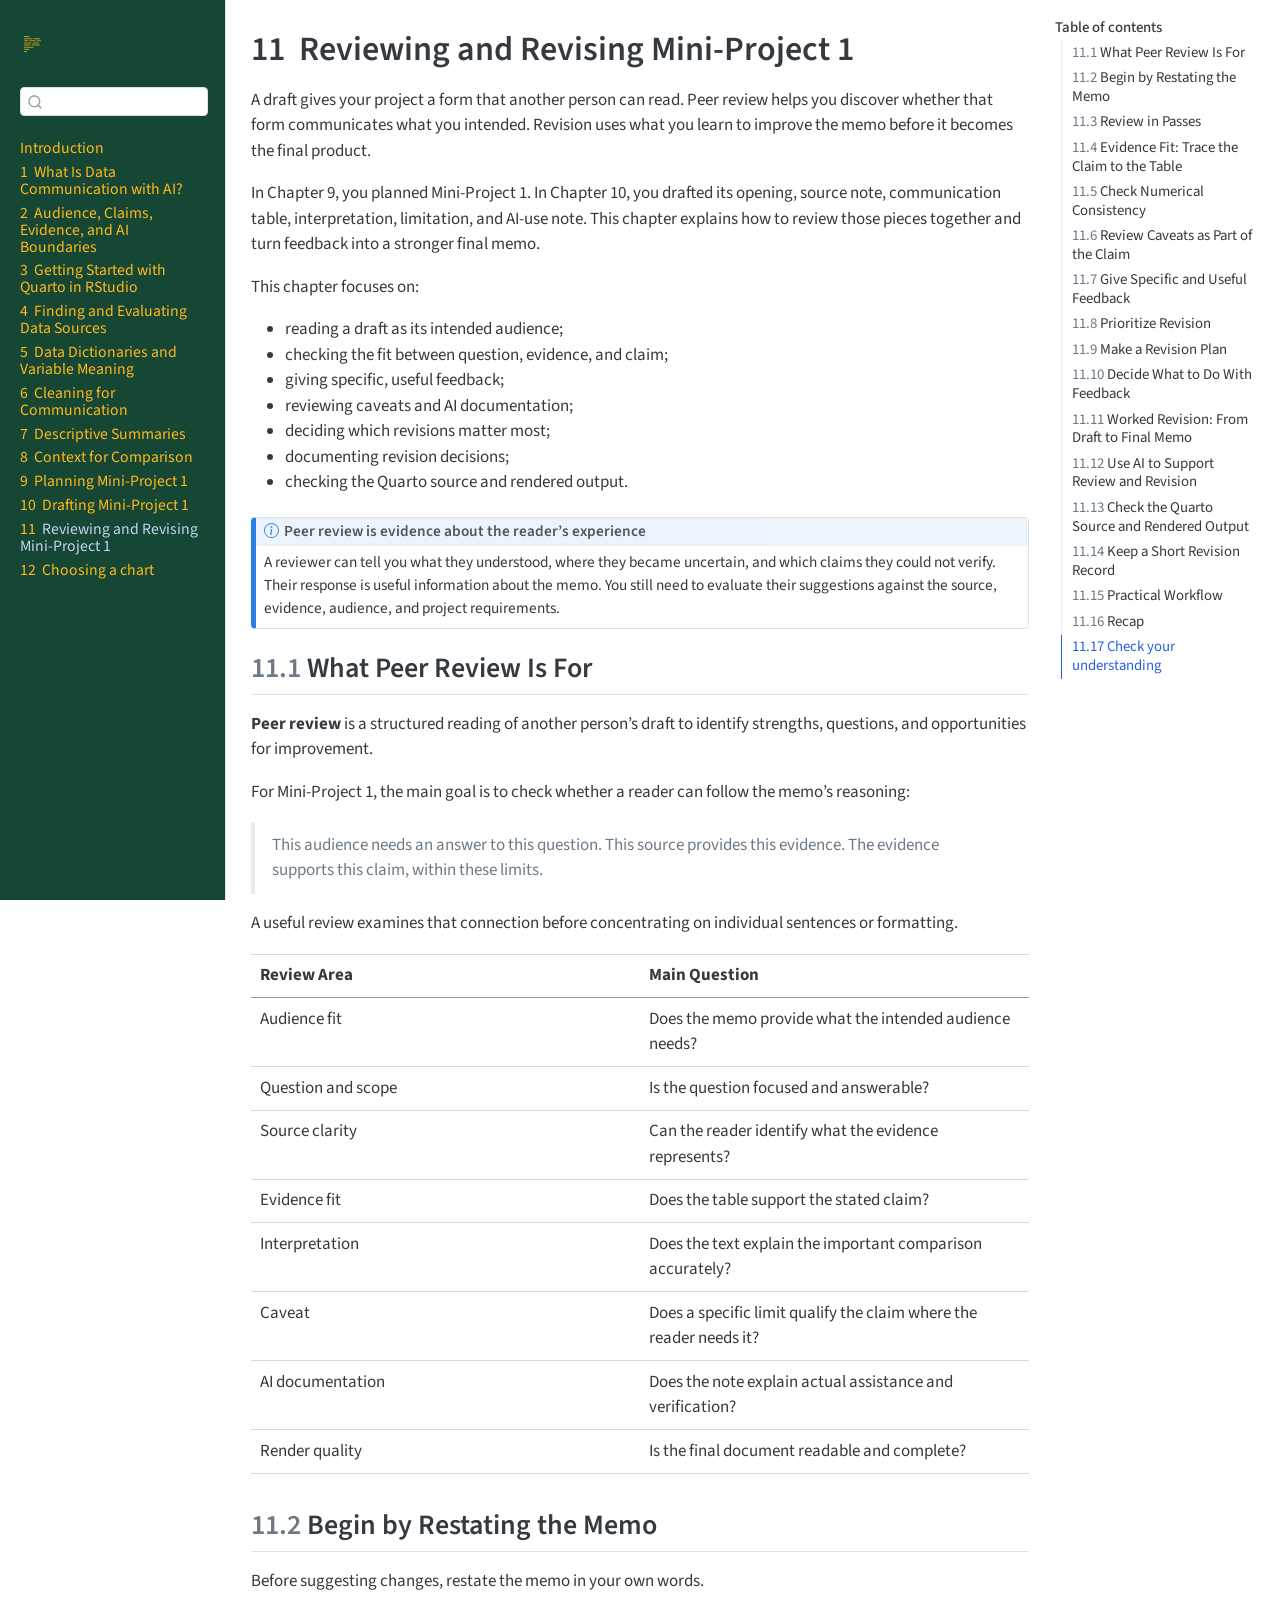
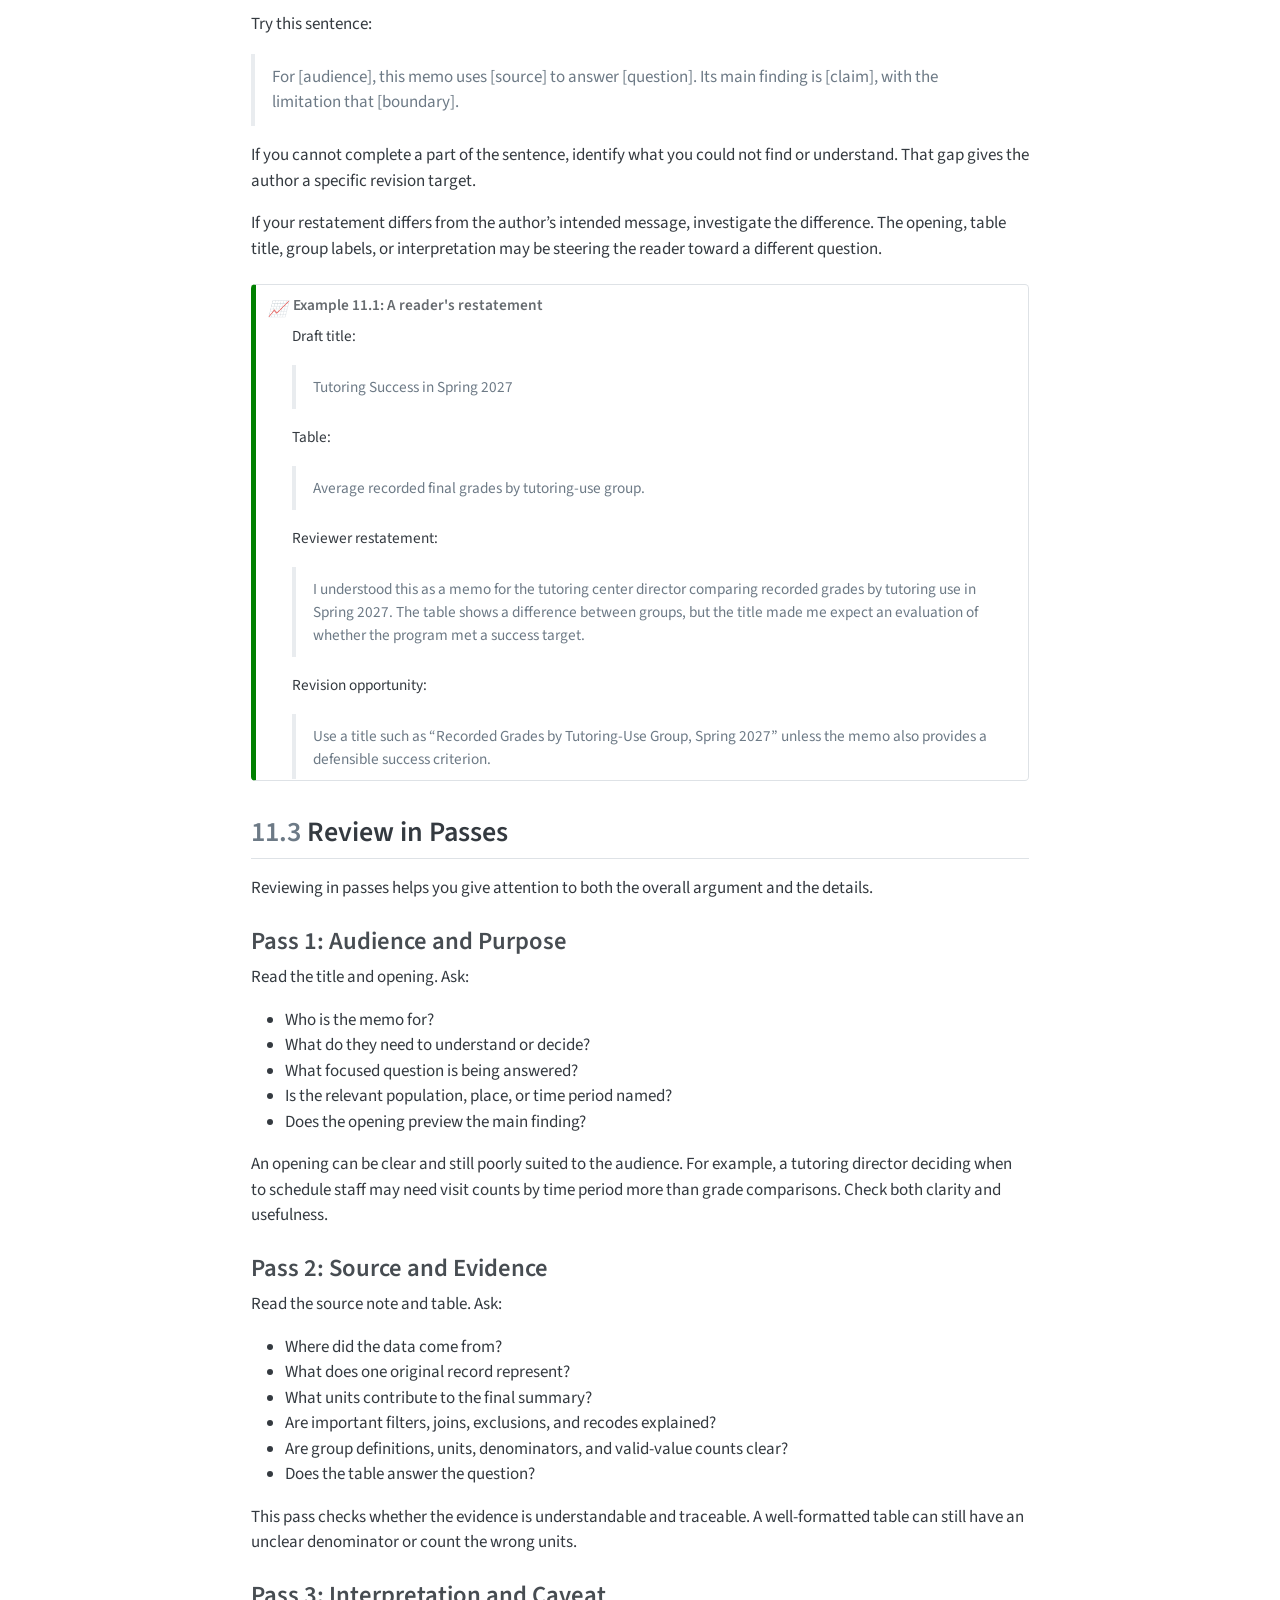
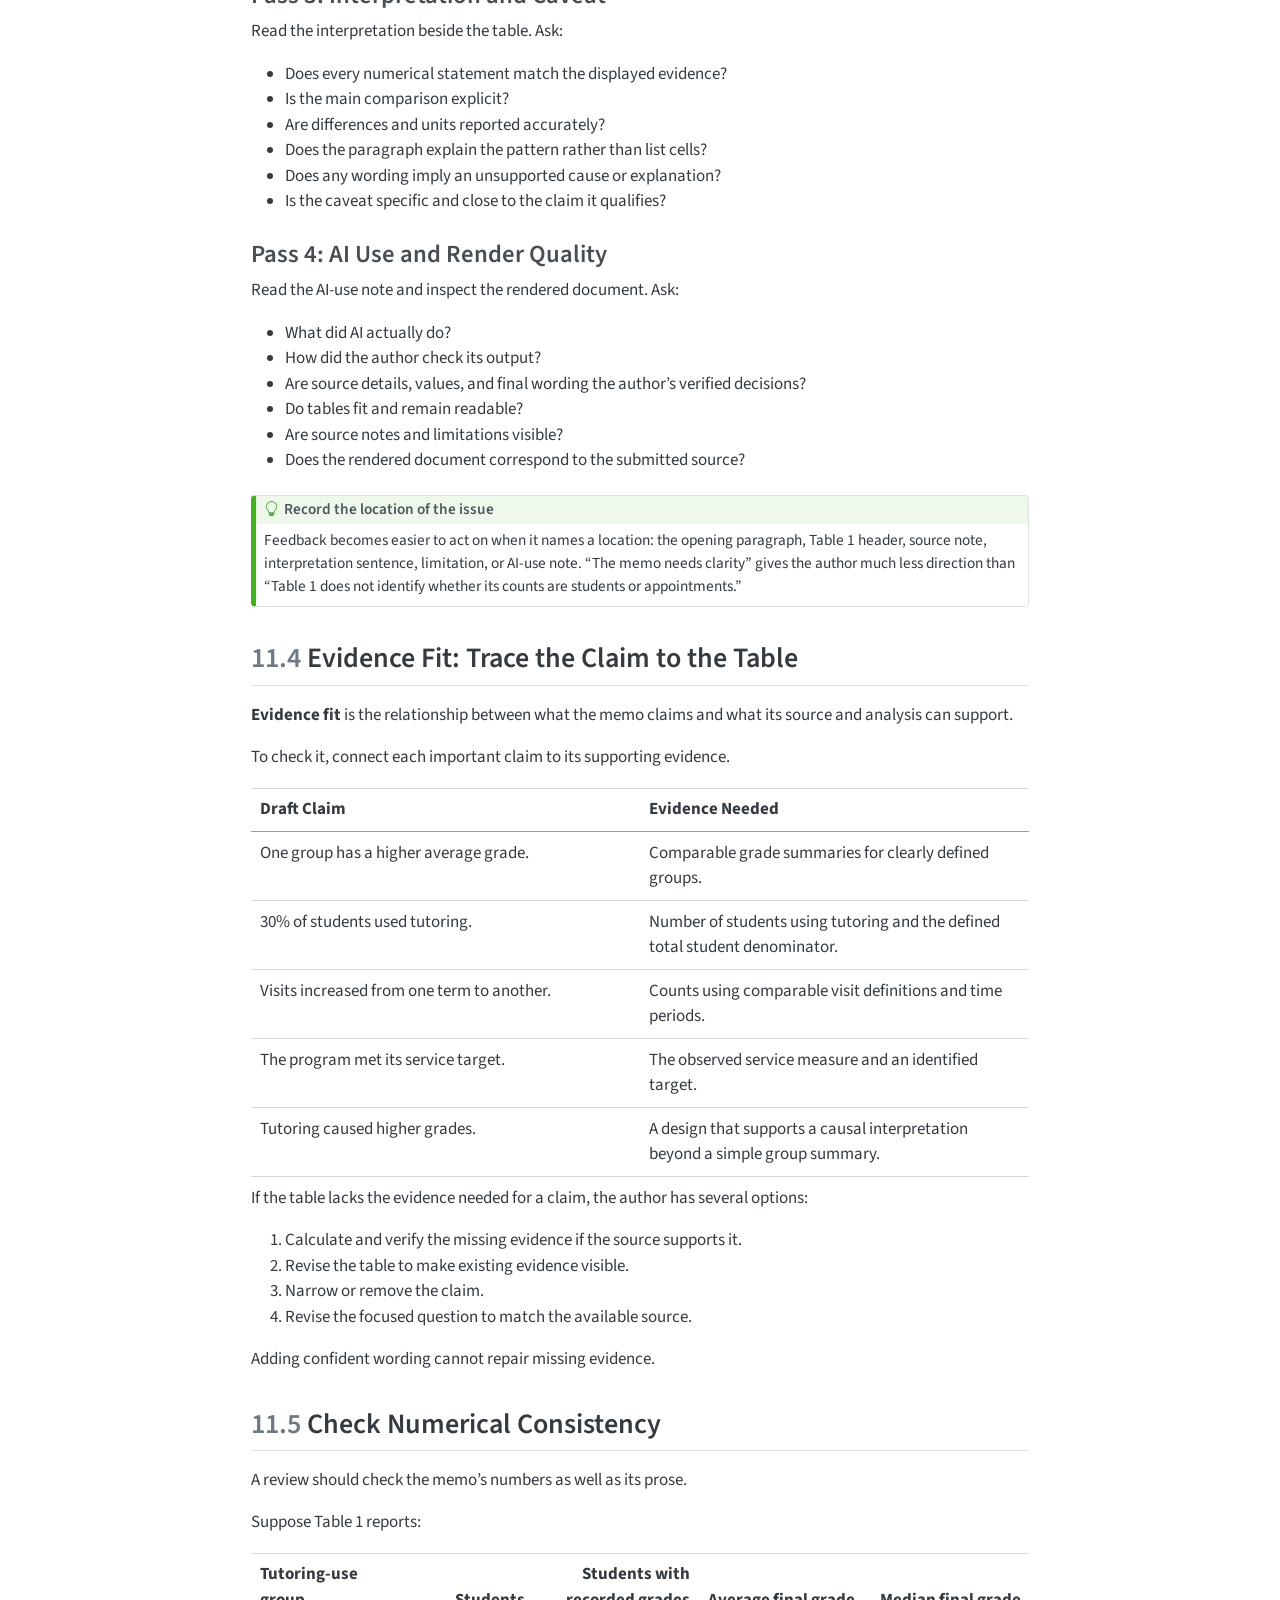
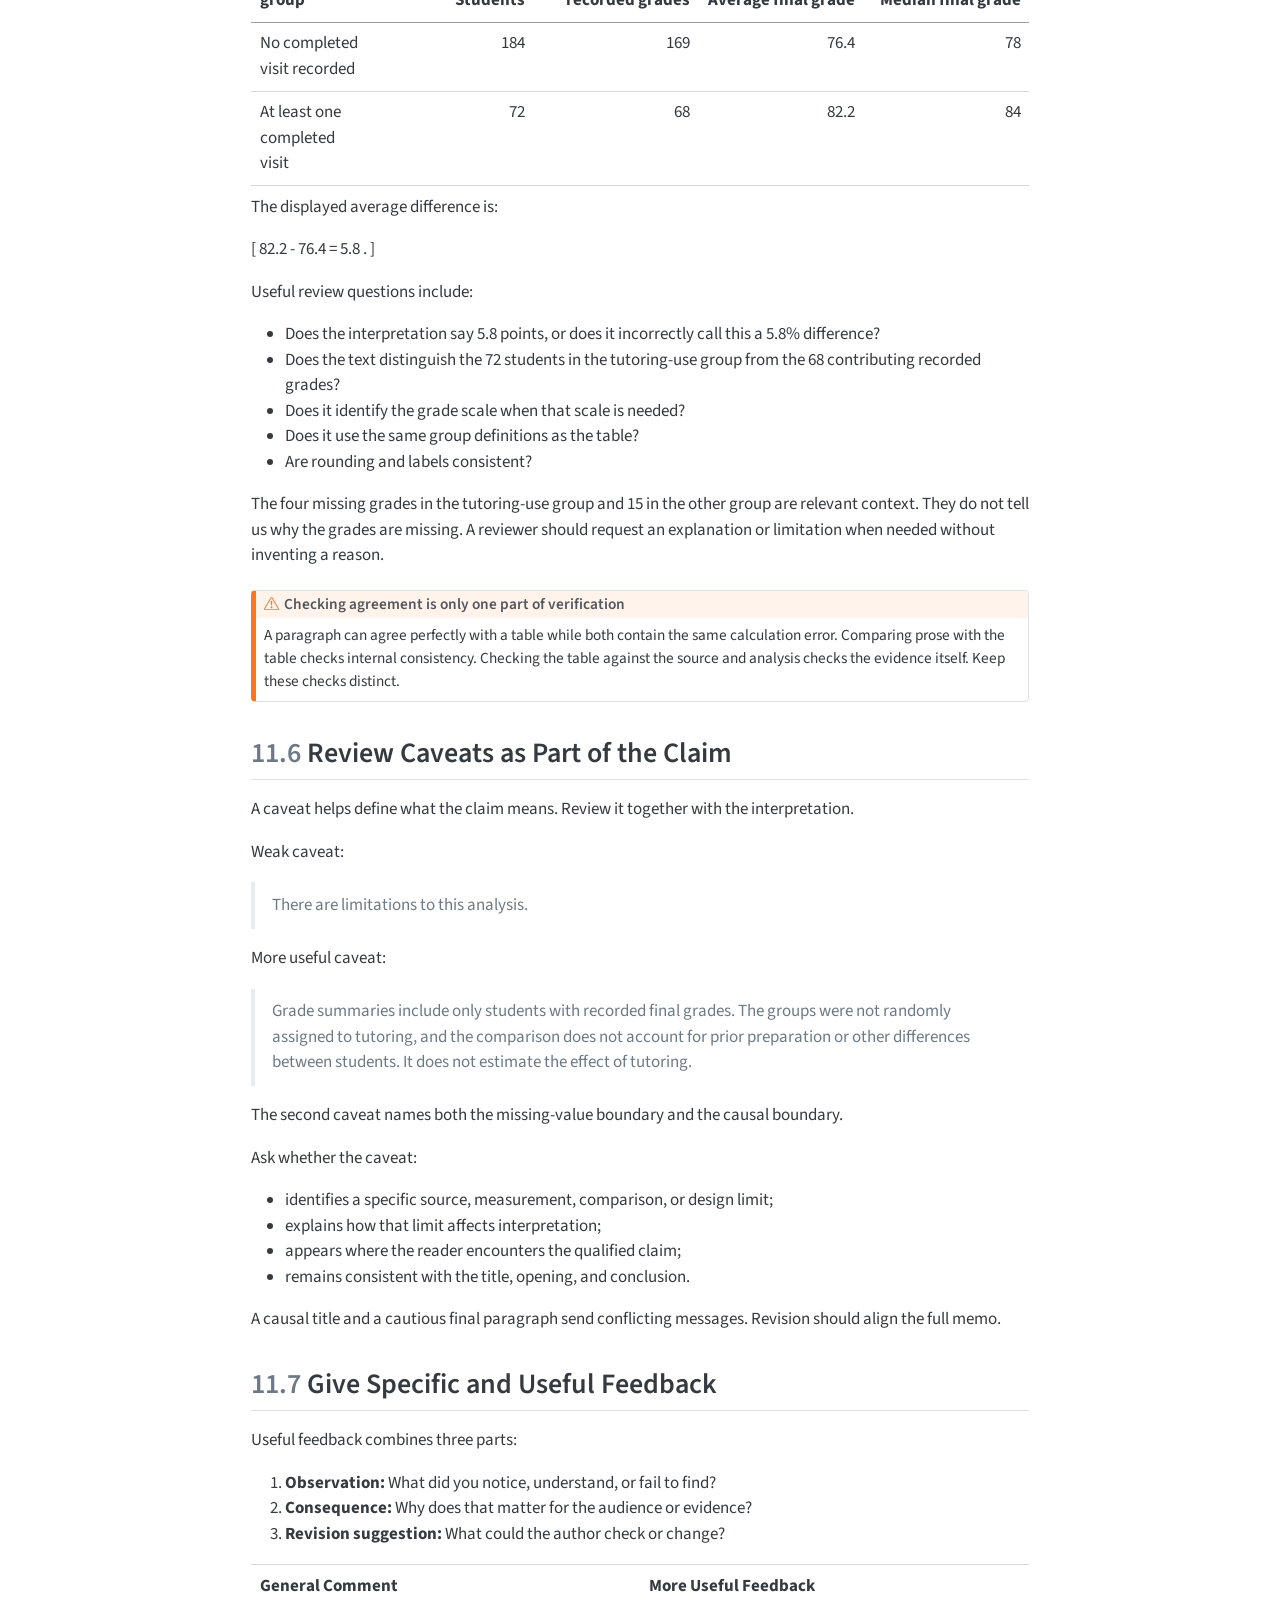
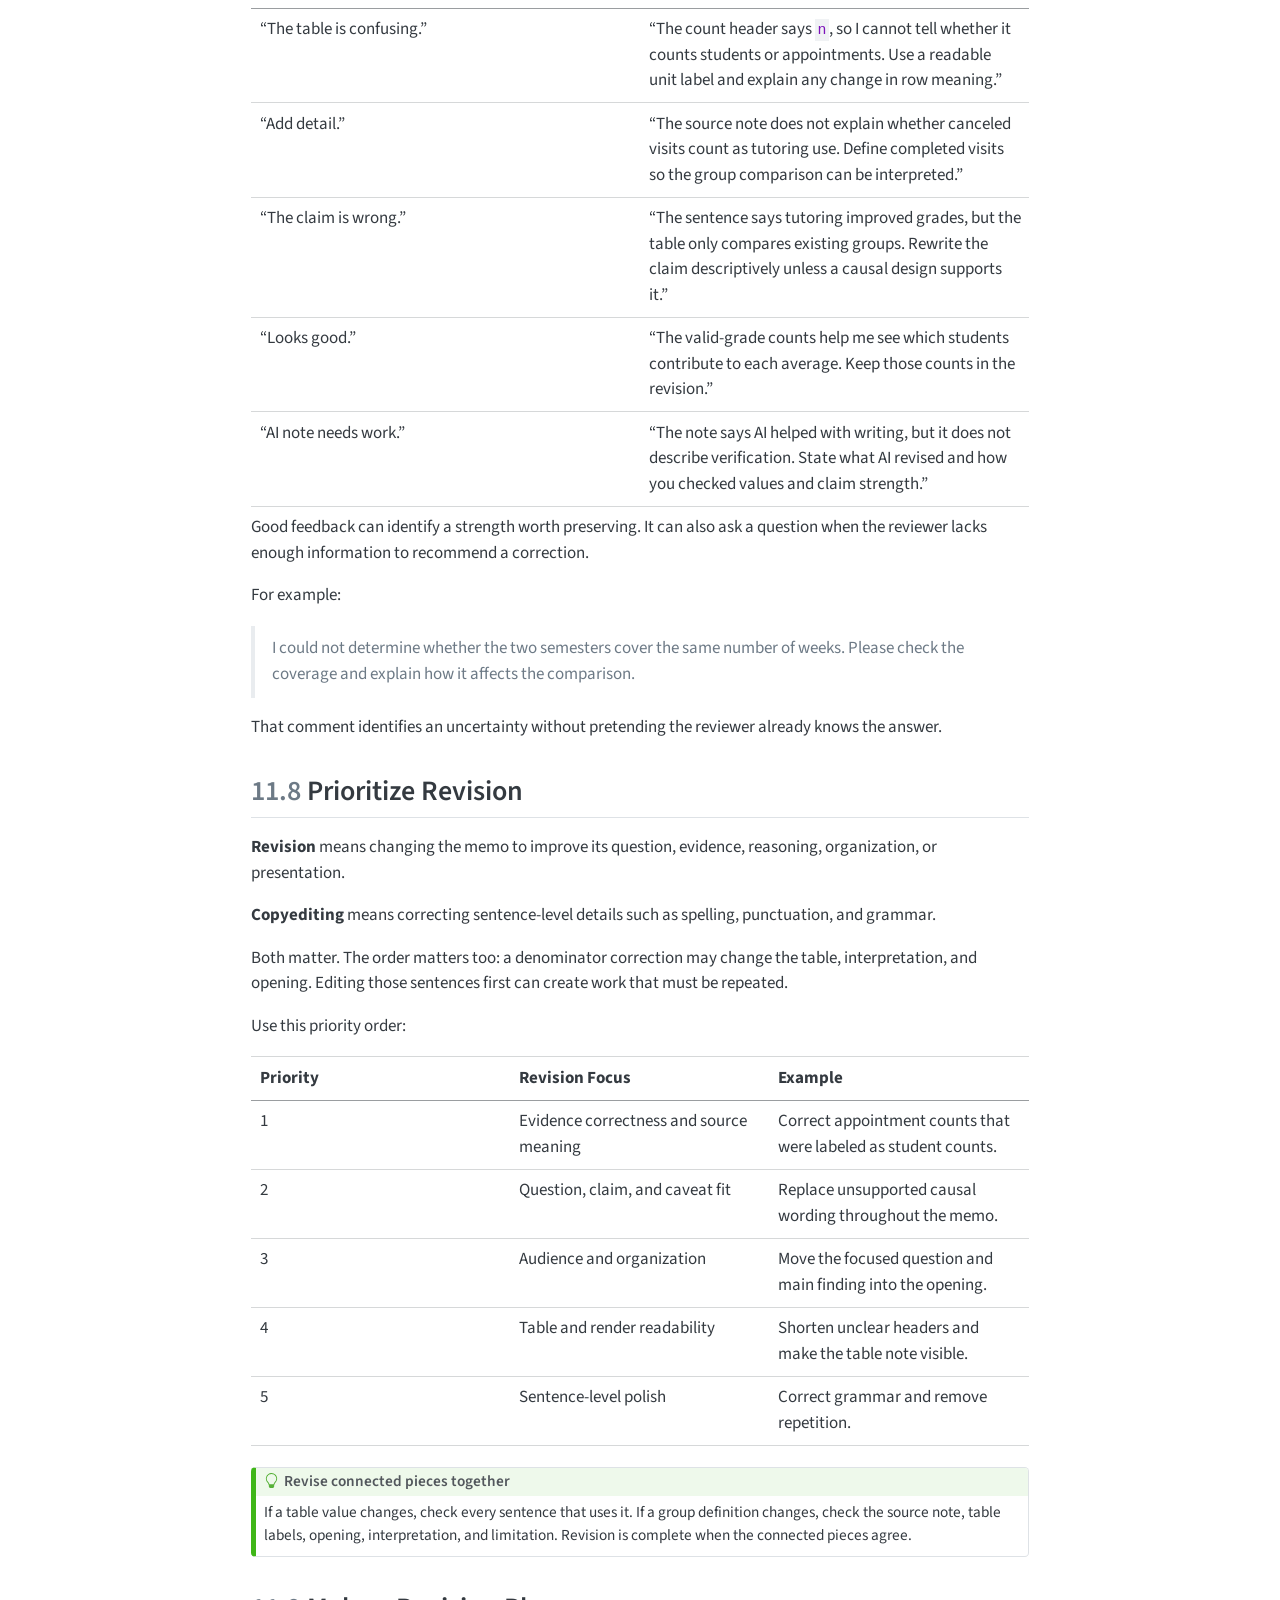
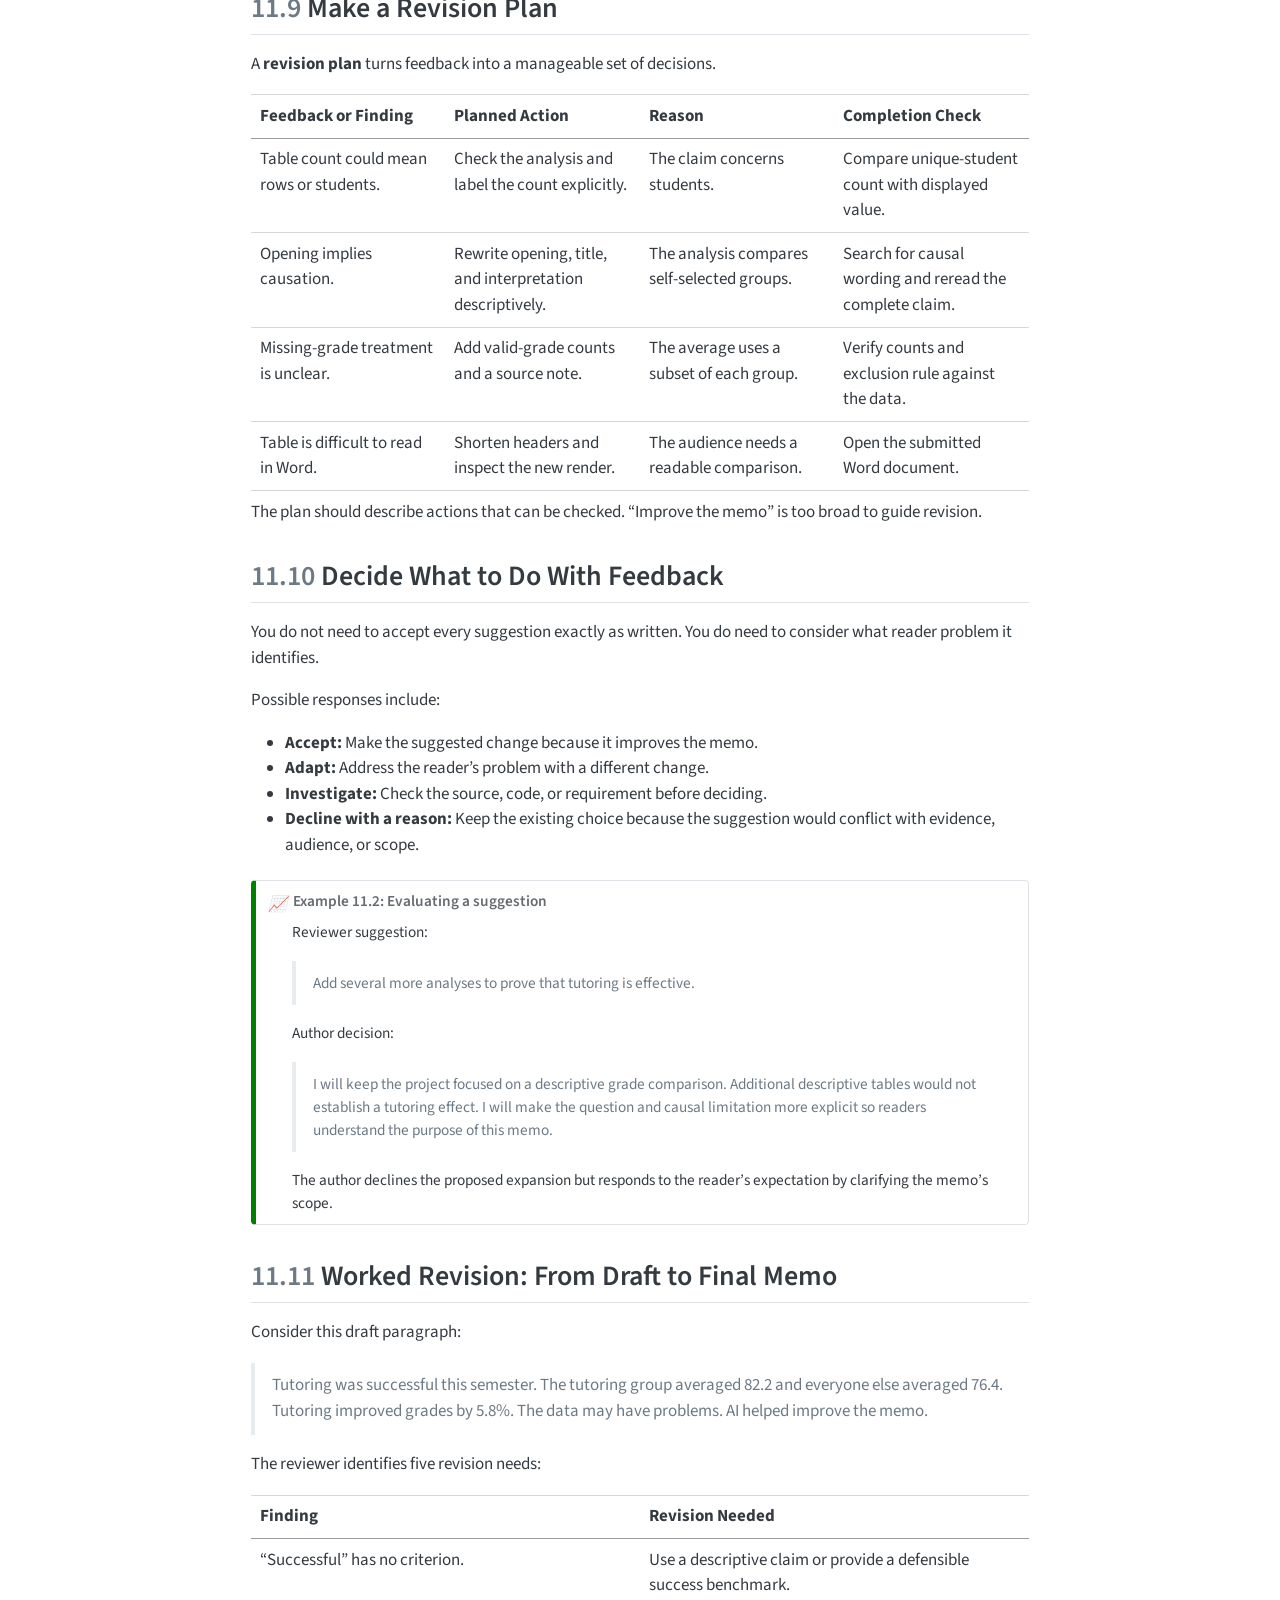
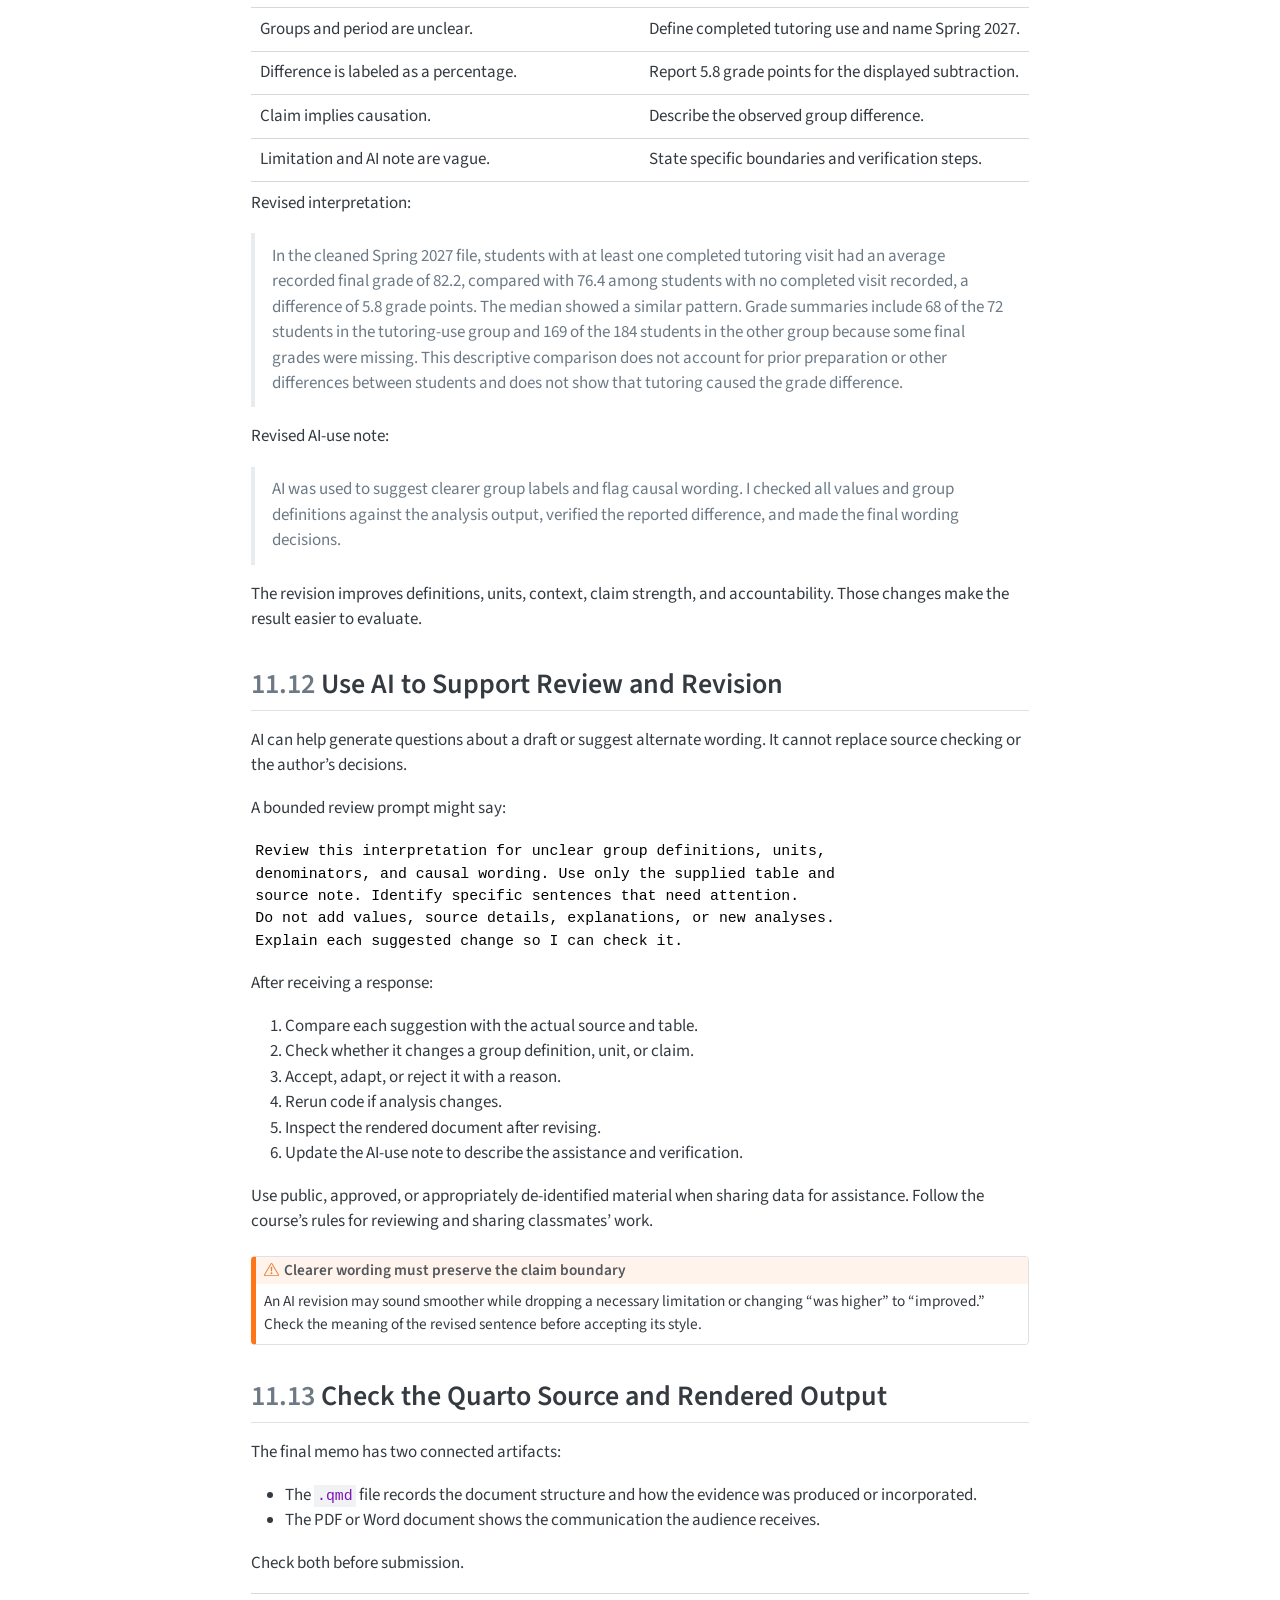
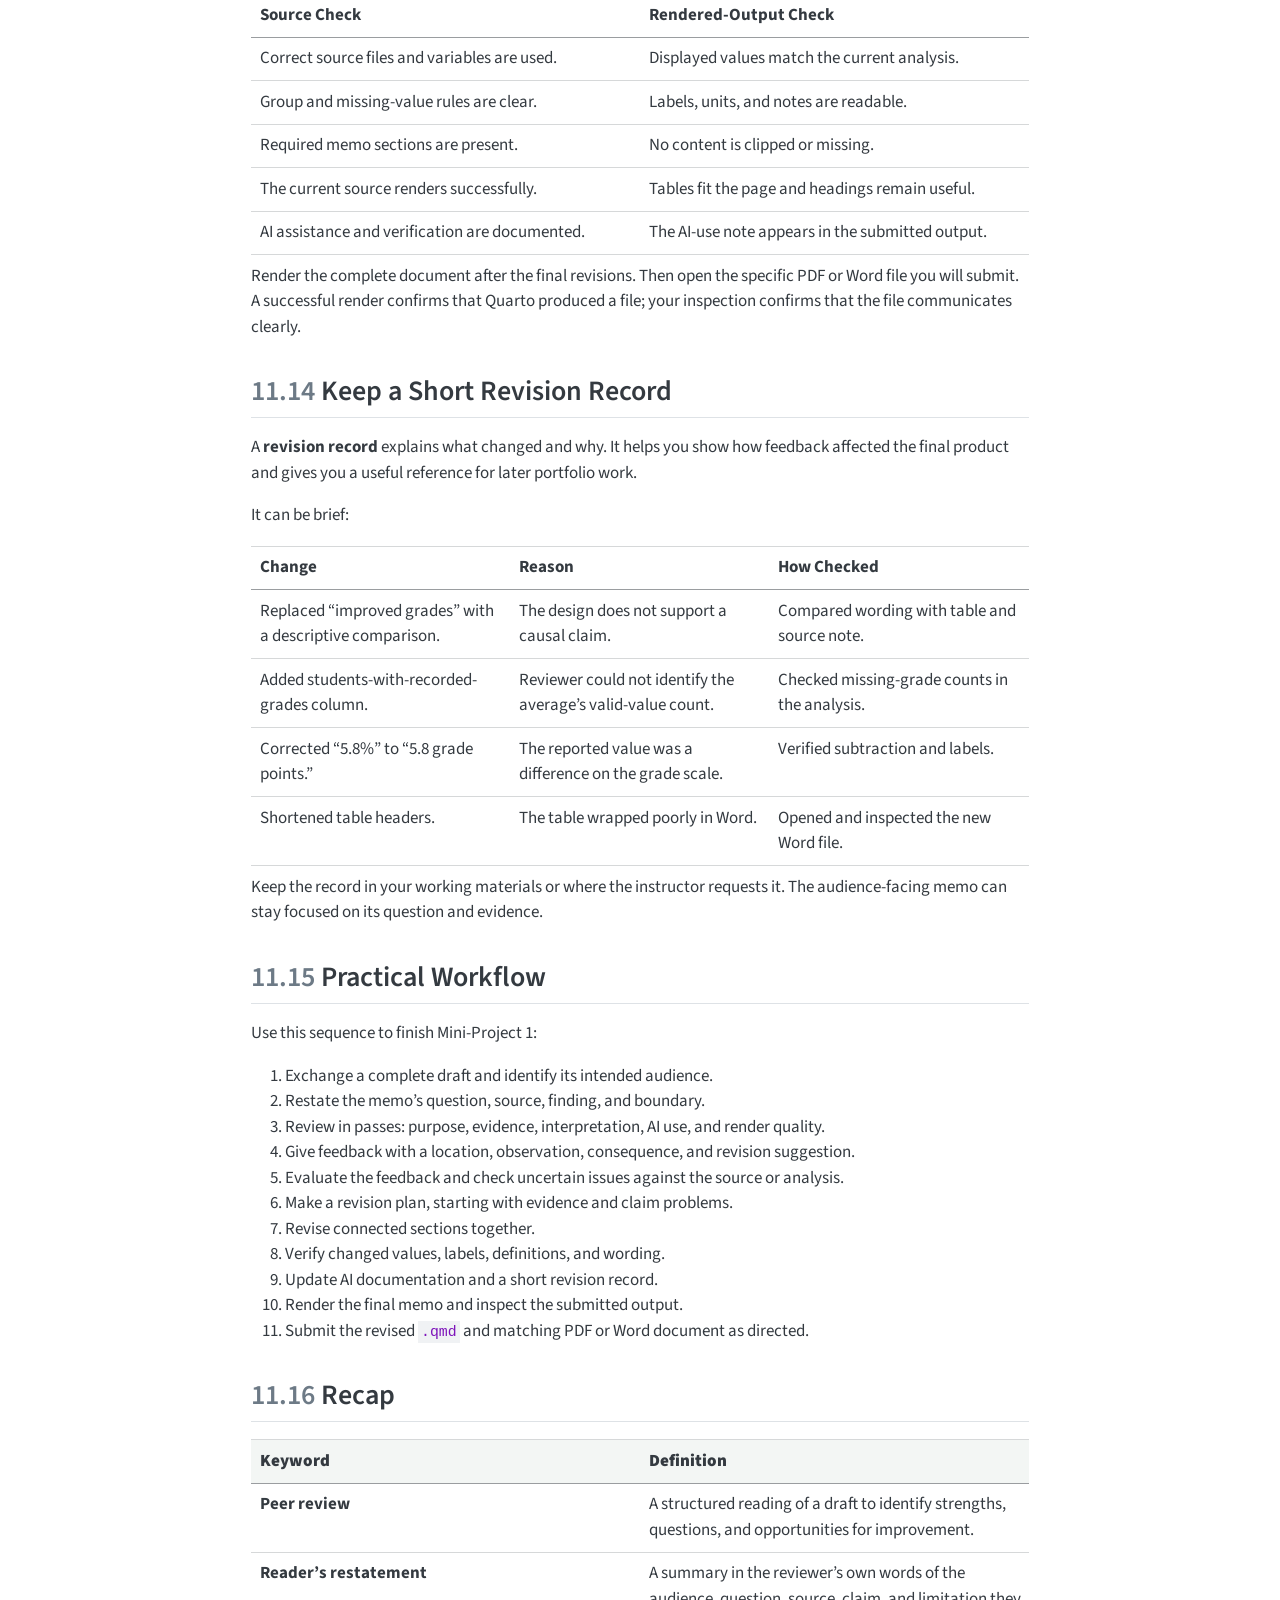
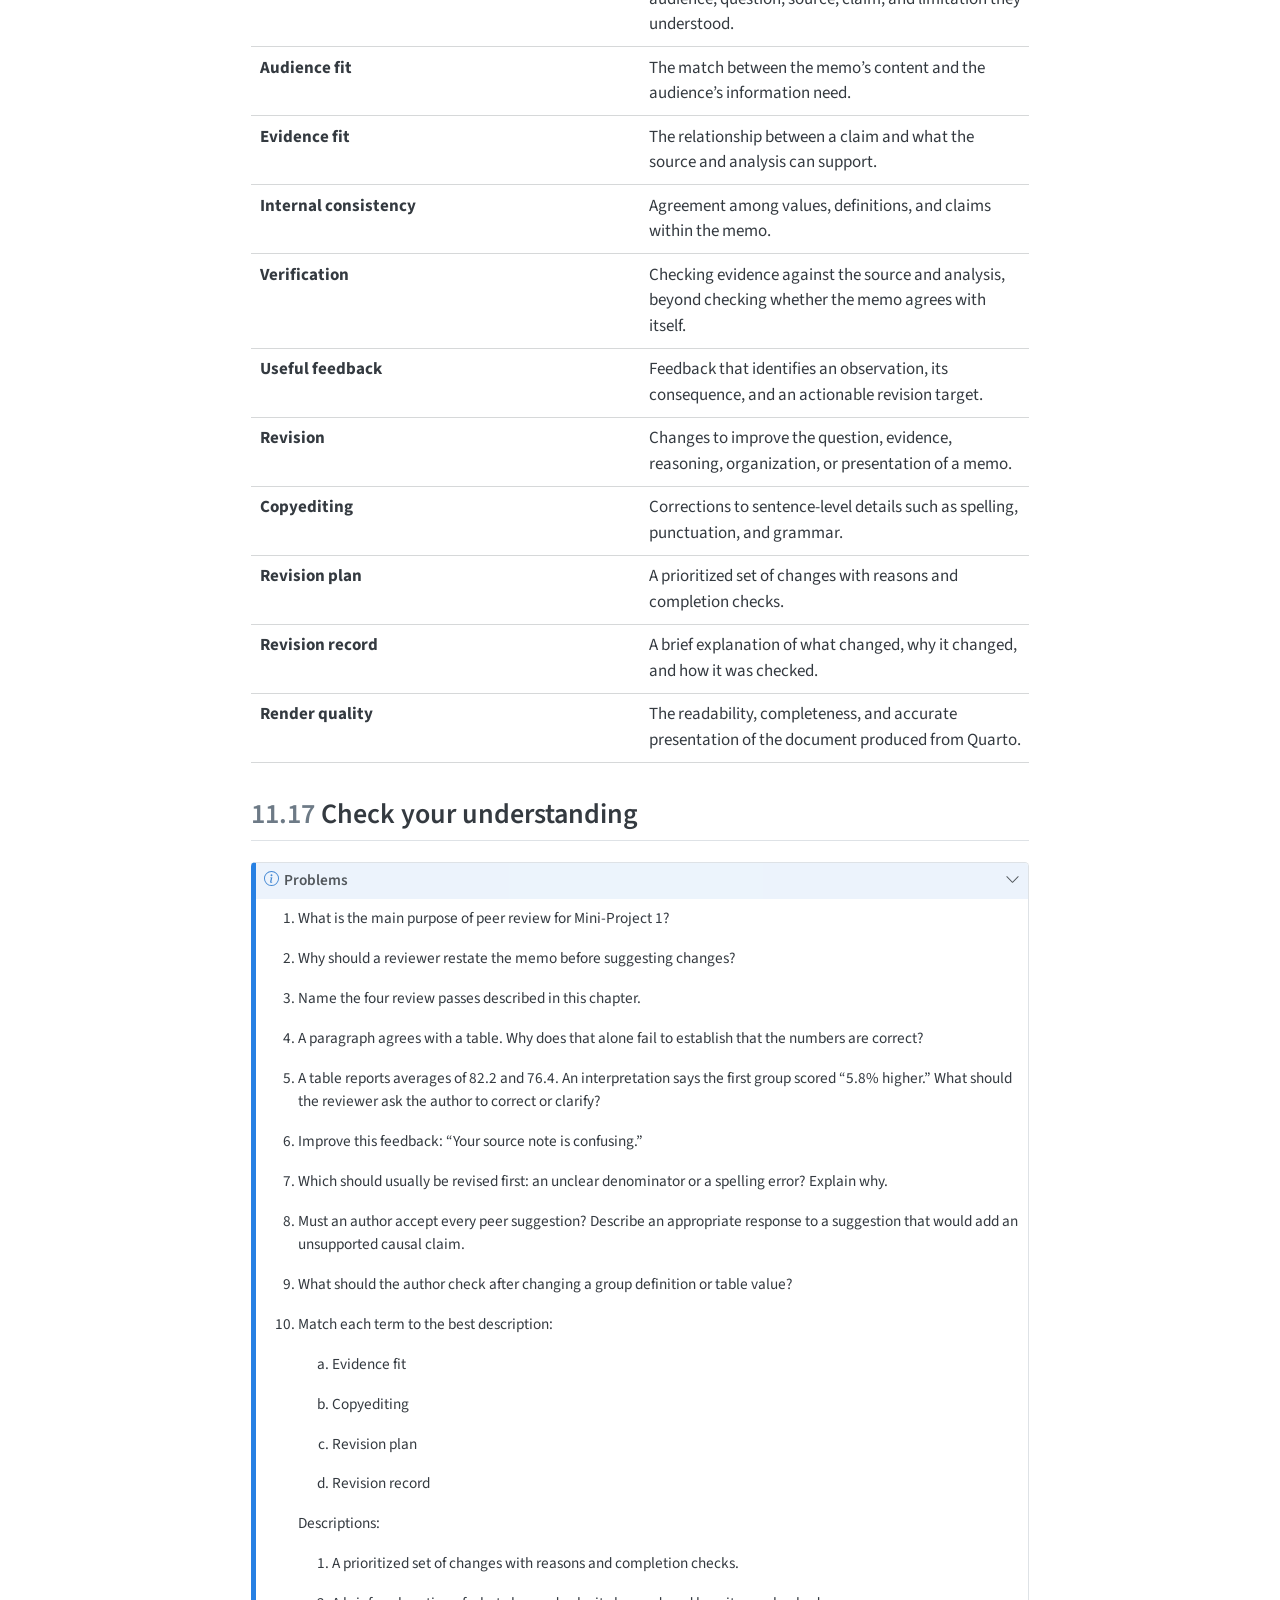
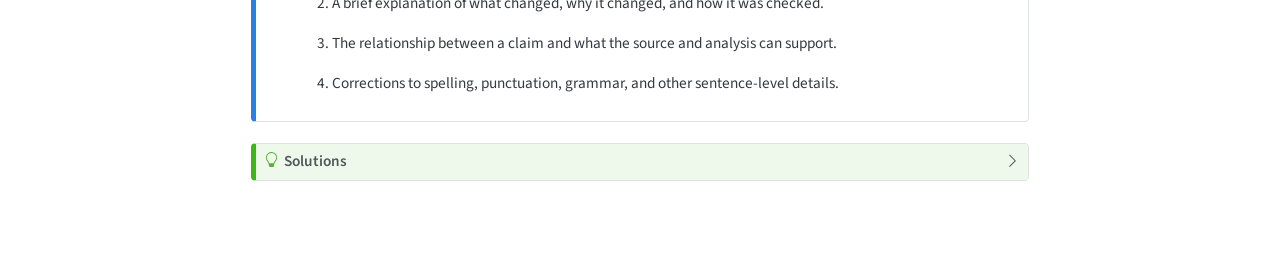
<file: docs/11.html>
<!DOCTYPE html>
<html xmlns="http://www.w3.org/1999/xhtml" lang="en" xml:lang="en"><head>

<meta charset="utf-8">
<meta name="generator" content="quarto-1.9.38">

<meta name="viewport" content="width=device-width, initial-scale=1.0, user-scalable=yes">


<title>11&nbsp; Reviewing and Revising Mini-Project 1 – STA 2310 Data Communication with AI</title>
<style>
/* Default styles provided by pandoc.
** See https://pandoc.org/MANUAL.html#variables-for-html for config info.
*/
code{white-space: pre-wrap;}
span.smallcaps{font-variant: small-caps;}
div.columns{display: flex; gap: min(4vw, 1.5em);}
div.column{flex: auto; overflow-x: auto;}
div.hanging-indent{margin-left: 1.5em; text-indent: -1.5em;}
ul.task-list{list-style: none;}
ul.task-list li input[type="checkbox"] {
  width: 0.8em;
  margin: 0 0.8em 0.2em -1em; /* quarto-specific, see https://github.com/quarto-dev/quarto-cli/issues/4556 */ 
  vertical-align: middle;
}
</style>


<script src="site_libs/quarto-nav/quarto-nav.js"></script>
<script src="site_libs/quarto-nav/headroom.min.js"></script>
<script src="site_libs/clipboard/clipboard.min.js"></script>
<script src="site_libs/quarto-search/autocomplete.umd.js"></script>
<script src="site_libs/quarto-search/fuse.min.js"></script>
<script src="site_libs/quarto-search/quarto-search.js"></script>
<meta name="quarto:offset" content="./">
<script src="site_libs/quarto-html/quarto.js" type="module"></script>
<script src="site_libs/quarto-html/tabsets/tabsets.js" type="module"></script>
<script src="site_libs/quarto-html/popper.min.js"></script>
<script src="site_libs/quarto-html/tippy.umd.min.js"></script>
<script src="site_libs/quarto-html/anchor.min.js"></script>
<link href="site_libs/quarto-html/tippy.css" rel="stylesheet">
<link href="site_libs/quarto-html/quarto-syntax-highlighting-15634bcf2e68342d4ad2dfa704d543f6.css" rel="stylesheet" id="quarto-text-highlighting-styles">
<script src="site_libs/bootstrap/bootstrap.min.js"></script>
<link href="site_libs/bootstrap/bootstrap-icons.css" rel="stylesheet">
<link href="site_libs/bootstrap/bootstrap-ac731d99f942368ec2047317e7e82b91.min.css" rel="stylesheet" append-hash="true" id="quarto-bootstrap" data-mode="light">
<script id="quarto-search-options" type="application/json">{
  "location": "sidebar",
  "copy-button": false,
  "collapse-after": 3,
  "panel-placement": "start",
  "type": "textbox",
  "limit": 50,
  "keyboard-shortcut": [
    "f",
    "/",
    "s"
  ],
  "show-item-context": false,
  "language": {
    "search-no-results-text": "No results",
    "search-matching-documents-text": "matching documents",
    "search-copy-link-title": "Copy link to search",
    "search-hide-matches-text": "Hide additional matches",
    "search-more-match-text": "more match in this document",
    "search-more-matches-text": "more matches in this document",
    "search-clear-button-title": "Clear",
    "search-text-placeholder": "",
    "search-detached-cancel-button-title": "Cancel",
    "search-submit-button-title": "Submit",
    "search-label": "Search"
  }
}</script>
<style type="text/css">
.sidebar .chapter-number {
color: #FFB81c;
}
.center-panel.quarto-layout-panel {
justify-content: center;
column-gap: 1rem;
}
</style>
<style>
div.callout-example.callout {
  border-left-color: #008000;
}
div.callout-example.callout-style-default > .callout-header {
  background-color: rgba(0, 128, 0, 0.13);
}
div.callout-example .callout-toggle::before {  background-image: url('data:image/svg+xml,<svg xmlns="http://www.w3.org/2000/svg" width="16" height="16" fill="rgb(33, 37, 41)" class="bi bi-chevron-down" viewBox="0 0 16 16"><path fill-rule="evenodd" d="M1.646 4.646a.5.5 0 0 1 .708 0L8 10.293l5.646-5.647a.5.5 0 0 1 .708.708l-6 6a.5.5 0 0 1-.708 0l-6-6a.5.5 0 0 1 0-.708z"/></svg>');}
div.callout-example.callout-style-default .callout-icon::before, div.callout-example.callout-titled .callout-icon::before {
  content: '📈';
  background-image: none;
}
</style>


<link rel="stylesheet" href="styles.css">
</head>

<body class="nav-sidebar docked quarto-light">

<div id="quarto-search-results"></div>
  <header id="quarto-header" class="headroom fixed-top">
  <nav class="quarto-secondary-nav">
    <div class="container-fluid d-flex">
      <button type="button" class="quarto-btn-toggle btn" data-bs-toggle="collapse" role="button" data-bs-target=".quarto-sidebar-collapse-item" aria-controls="quarto-sidebar" aria-expanded="false" aria-label="Toggle sidebar navigation" onclick="if (window.quartoToggleHeadroom) { window.quartoToggleHeadroom(); }">
        <i class="bi bi-layout-text-sidebar-reverse"></i>
      </button>
        <nav class="quarto-page-breadcrumbs" aria-label="breadcrumb"><ol class="breadcrumb"><li class="breadcrumb-item"><a href="./11.html"><span class="chapter-number">11</span>&nbsp; <span class="chapter-title">Reviewing and Revising Mini-Project 1</span></a></li></ol></nav>
        <a class="flex-grow-1" role="navigation" data-bs-toggle="collapse" data-bs-target=".quarto-sidebar-collapse-item" aria-controls="quarto-sidebar" aria-expanded="false" aria-label="Toggle sidebar navigation" onclick="if (window.quartoToggleHeadroom) { window.quartoToggleHeadroom(); }">      
        </a>
      <button type="button" class="btn quarto-search-button" aria-label="Search" onclick="window.quartoOpenSearch();">
        <i class="bi bi-search"></i>
      </button>
    </div>
  </nav>
</header>
<!-- content -->
<div id="quarto-content" class="quarto-container page-columns page-rows-contents page-layout-article">
<!-- sidebar -->
  <nav id="quarto-sidebar" class="sidebar collapse collapse-horizontal quarto-sidebar-collapse-item sidebar-navigation docked overflow-auto">
    <div class="pt-lg-2 mt-2 text-left sidebar-header">
    <div class="sidebar-title mb-0 py-0">
      <a href="./"></a> 
        <div class="sidebar-tools-main">
  <a href="" class="quarto-reader-toggle quarto-navigation-tool px-1" onclick="window.quartoToggleReader(); return false;" title="Toggle reader mode">
  <div class="quarto-reader-toggle-btn">
  <i class="bi"></i>
  </div>
</a>
</div>
    </div>
      </div>
        <div class="mt-2 flex-shrink-0 align-items-center">
        <div class="sidebar-search">
        <div id="quarto-search" class="" title="Search"></div>
        </div>
        </div>
    <div class="sidebar-menu-container"> 
    <ul class="list-unstyled mt-1">
        <li class="sidebar-item">
  <div class="sidebar-item-container"> 
  <a href="./index.html" class="sidebar-item-text sidebar-link">
 <span class="menu-text">Introduction</span></a>
  </div>
</li>
        <li class="sidebar-item">
  <div class="sidebar-item-container"> 
  <a href="./01.html" class="sidebar-item-text sidebar-link">
 <span class="menu-text"><span class="chapter-number">1</span>&nbsp; <span class="chapter-title">What Is Data Communication with AI?</span></span></a>
  </div>
</li>
        <li class="sidebar-item">
  <div class="sidebar-item-container"> 
  <a href="./02.html" class="sidebar-item-text sidebar-link">
 <span class="menu-text"><span class="chapter-number">2</span>&nbsp; <span class="chapter-title">Audience, Claims, Evidence, and AI Boundaries</span></span></a>
  </div>
</li>
        <li class="sidebar-item">
  <div class="sidebar-item-container"> 
  <a href="./03.html" class="sidebar-item-text sidebar-link">
 <span class="menu-text"><span class="chapter-number">3</span>&nbsp; <span class="chapter-title">Getting Started with Quarto in RStudio</span></span></a>
  </div>
</li>
        <li class="sidebar-item">
  <div class="sidebar-item-container"> 
  <a href="./04.html" class="sidebar-item-text sidebar-link">
 <span class="menu-text"><span class="chapter-number">4</span>&nbsp; <span class="chapter-title">Finding and Evaluating Data Sources</span></span></a>
  </div>
</li>
        <li class="sidebar-item">
  <div class="sidebar-item-container"> 
  <a href="./05.html" class="sidebar-item-text sidebar-link">
 <span class="menu-text"><span class="chapter-number">5</span>&nbsp; <span class="chapter-title">Data Dictionaries and Variable Meaning</span></span></a>
  </div>
</li>
        <li class="sidebar-item">
  <div class="sidebar-item-container"> 
  <a href="./06.html" class="sidebar-item-text sidebar-link">
 <span class="menu-text"><span class="chapter-number">6</span>&nbsp; <span class="chapter-title">Cleaning for Communication</span></span></a>
  </div>
</li>
        <li class="sidebar-item">
  <div class="sidebar-item-container"> 
  <a href="./07.html" class="sidebar-item-text sidebar-link">
 <span class="menu-text"><span class="chapter-number">7</span>&nbsp; <span class="chapter-title">Descriptive Summaries</span></span></a>
  </div>
</li>
        <li class="sidebar-item">
  <div class="sidebar-item-container"> 
  <a href="./08.html" class="sidebar-item-text sidebar-link">
 <span class="menu-text"><span class="chapter-number">8</span>&nbsp; <span class="chapter-title">Context for Comparison</span></span></a>
  </div>
</li>
        <li class="sidebar-item">
  <div class="sidebar-item-container"> 
  <a href="./09.html" class="sidebar-item-text sidebar-link">
 <span class="menu-text"><span class="chapter-number">9</span>&nbsp; <span class="chapter-title">Planning Mini-Project 1</span></span></a>
  </div>
</li>
        <li class="sidebar-item">
  <div class="sidebar-item-container"> 
  <a href="./10.html" class="sidebar-item-text sidebar-link">
 <span class="menu-text"><span class="chapter-number">10</span>&nbsp; <span class="chapter-title">Drafting Mini-Project 1</span></span></a>
  </div>
</li>
        <li class="sidebar-item">
  <div class="sidebar-item-container"> 
  <a href="./11.html" class="sidebar-item-text sidebar-link active">
 <span class="menu-text"><span class="chapter-number">11</span>&nbsp; <span class="chapter-title">Reviewing and Revising Mini-Project 1</span></span></a>
  </div>
</li>
        <li class="sidebar-item">
  <div class="sidebar-item-container"> 
  <a href="./12.html" class="sidebar-item-text sidebar-link">
 <span class="menu-text"><span class="chapter-number">12</span>&nbsp; <span class="chapter-title">Choosing a chart</span></span></a>
  </div>
</li>
    </ul>
    </div>
</nav>
<div id="quarto-sidebar-glass" class="quarto-sidebar-collapse-item" data-bs-toggle="collapse" data-bs-target=".quarto-sidebar-collapse-item"></div>
<!-- margin-sidebar -->
    <div id="quarto-margin-sidebar" class="sidebar margin-sidebar">
        <nav id="TOC" role="doc-toc" class="toc-active">
    <h2 id="toc-title">Table of contents</h2>
   
  <ul>
  <li><a href="#what-peer-review-is-for" id="toc-what-peer-review-is-for" class="nav-link active" data-scroll-target="#what-peer-review-is-for"><span class="header-section-number">11.1</span> What Peer Review Is For</a></li>
  <li><a href="#begin-by-restating-the-memo" id="toc-begin-by-restating-the-memo" class="nav-link" data-scroll-target="#begin-by-restating-the-memo"><span class="header-section-number">11.2</span> Begin by Restating the Memo</a></li>
  <li><a href="#review-in-passes" id="toc-review-in-passes" class="nav-link" data-scroll-target="#review-in-passes"><span class="header-section-number">11.3</span> Review in Passes</a>
  <ul class="collapse">
  <li><a href="#pass-1-audience-and-purpose" id="toc-pass-1-audience-and-purpose" class="nav-link" data-scroll-target="#pass-1-audience-and-purpose">Pass 1: Audience and Purpose</a></li>
  <li><a href="#pass-2-source-and-evidence" id="toc-pass-2-source-and-evidence" class="nav-link" data-scroll-target="#pass-2-source-and-evidence">Pass 2: Source and Evidence</a></li>
  <li><a href="#pass-3-interpretation-and-caveat" id="toc-pass-3-interpretation-and-caveat" class="nav-link" data-scroll-target="#pass-3-interpretation-and-caveat">Pass 3: Interpretation and Caveat</a></li>
  <li><a href="#pass-4-ai-use-and-render-quality" id="toc-pass-4-ai-use-and-render-quality" class="nav-link" data-scroll-target="#pass-4-ai-use-and-render-quality">Pass 4: AI Use and Render Quality</a></li>
  </ul></li>
  <li><a href="#evidence-fit-trace-the-claim-to-the-table" id="toc-evidence-fit-trace-the-claim-to-the-table" class="nav-link" data-scroll-target="#evidence-fit-trace-the-claim-to-the-table"><span class="header-section-number">11.4</span> Evidence Fit: Trace the Claim to the Table</a></li>
  <li><a href="#check-numerical-consistency" id="toc-check-numerical-consistency" class="nav-link" data-scroll-target="#check-numerical-consistency"><span class="header-section-number">11.5</span> Check Numerical Consistency</a></li>
  <li><a href="#review-caveats-as-part-of-the-claim" id="toc-review-caveats-as-part-of-the-claim" class="nav-link" data-scroll-target="#review-caveats-as-part-of-the-claim"><span class="header-section-number">11.6</span> Review Caveats as Part of the Claim</a></li>
  <li><a href="#give-specific-and-useful-feedback" id="toc-give-specific-and-useful-feedback" class="nav-link" data-scroll-target="#give-specific-and-useful-feedback"><span class="header-section-number">11.7</span> Give Specific and Useful Feedback</a></li>
  <li><a href="#prioritize-revision" id="toc-prioritize-revision" class="nav-link" data-scroll-target="#prioritize-revision"><span class="header-section-number">11.8</span> Prioritize Revision</a></li>
  <li><a href="#make-a-revision-plan" id="toc-make-a-revision-plan" class="nav-link" data-scroll-target="#make-a-revision-plan"><span class="header-section-number">11.9</span> Make a Revision Plan</a></li>
  <li><a href="#decide-what-to-do-with-feedback" id="toc-decide-what-to-do-with-feedback" class="nav-link" data-scroll-target="#decide-what-to-do-with-feedback"><span class="header-section-number">11.10</span> Decide What to Do With Feedback</a></li>
  <li><a href="#worked-revision-from-draft-to-final-memo" id="toc-worked-revision-from-draft-to-final-memo" class="nav-link" data-scroll-target="#worked-revision-from-draft-to-final-memo"><span class="header-section-number">11.11</span> Worked Revision: From Draft to Final Memo</a></li>
  <li><a href="#use-ai-to-support-review-and-revision" id="toc-use-ai-to-support-review-and-revision" class="nav-link" data-scroll-target="#use-ai-to-support-review-and-revision"><span class="header-section-number">11.12</span> Use AI to Support Review and Revision</a></li>
  <li><a href="#check-the-quarto-source-and-rendered-output" id="toc-check-the-quarto-source-and-rendered-output" class="nav-link" data-scroll-target="#check-the-quarto-source-and-rendered-output"><span class="header-section-number">11.13</span> Check the Quarto Source and Rendered Output</a></li>
  <li><a href="#keep-a-short-revision-record" id="toc-keep-a-short-revision-record" class="nav-link" data-scroll-target="#keep-a-short-revision-record"><span class="header-section-number">11.14</span> Keep a Short Revision Record</a></li>
  <li><a href="#practical-workflow" id="toc-practical-workflow" class="nav-link" data-scroll-target="#practical-workflow"><span class="header-section-number">11.15</span> Practical Workflow</a></li>
  <li><a href="#recap" id="toc-recap" class="nav-link" data-scroll-target="#recap"><span class="header-section-number">11.16</span> Recap</a></li>
  <li><a href="#check-your-understanding" id="toc-check-your-understanding" class="nav-link" data-scroll-target="#check-your-understanding"><span class="header-section-number">11.17</span> Check your understanding</a></li>
  </ul>
</nav>
    </div>
<!-- main -->
<main class="content" id="quarto-document-content">

<header id="title-block-header" class="quarto-title-block default">
<div class="quarto-title">
<h1 class="title"><span class="chapter-number">11</span>&nbsp; <span class="chapter-title">Reviewing and Revising Mini-Project 1</span></h1>
</div>



<div class="quarto-title-meta">

    
  
    
  </div>
  


</header>


<p>A draft gives your project a form that another person can read. Peer review helps you discover whether that form communicates what you intended. Revision uses what you learn to improve the memo before it becomes the final product.</p>
<p>In Chapter 9, you planned Mini-Project 1. In Chapter 10, you drafted its opening, source note, communication table, interpretation, limitation, and AI-use note. This chapter explains how to review those pieces together and turn feedback into a stronger final memo.</p>
<p>This chapter focuses on:</p>
<ul>
<li>reading a draft as its intended audience;</li>
<li>checking the fit between question, evidence, and claim;</li>
<li>giving specific, useful feedback;</li>
<li>reviewing caveats and AI documentation;</li>
<li>deciding which revisions matter most;</li>
<li>documenting revision decisions;</li>
<li>checking the Quarto source and rendered output.</li>
</ul>
<div class="callout callout-style-default callout-note callout-titled" title="Peer review is evidence about the reader's experience">
<div class="callout-header d-flex align-content-center">
<div class="callout-icon-container">
<i class="callout-icon"></i>
</div>
<div class="callout-title-container flex-fill">
<span class="screen-reader-only">Note</span>Peer review is evidence about the reader’s experience
</div>
</div>
<div class="callout-body-container callout-body">
<p>A reviewer can tell you what they understood, where they became uncertain, and which claims they could not verify. Their response is useful information about the memo. You still need to evaluate their suggestions against the source, evidence, audience, and project requirements.</p>
</div>
</div>
<section id="what-peer-review-is-for" class="level2" data-number="11.1">
<h2 data-number="11.1" class="anchored" data-anchor-id="what-peer-review-is-for"><span class="header-section-number">11.1</span> What Peer Review Is For</h2>
<p><strong>Peer review</strong> is a structured reading of another person’s draft to identify strengths, questions, and opportunities for improvement.</p>
<p>For Mini-Project 1, the main goal is to check whether a reader can follow the memo’s reasoning:</p>
<blockquote class="blockquote">
<p>This audience needs an answer to this question. This source provides this evidence. The evidence supports this claim, within these limits.</p>
</blockquote>
<p>A useful review examines that connection before concentrating on individual sentences or formatting.</p>
<table class="caption-top table">
<colgroup>
<col style="width: 50%">
<col style="width: 50%">
</colgroup>
<thead>
<tr class="header">
<th>Review Area</th>
<th>Main Question</th>
</tr>
</thead>
<tbody>
<tr class="odd">
<td>Audience fit</td>
<td>Does the memo provide what the intended audience needs?</td>
</tr>
<tr class="even">
<td>Question and scope</td>
<td>Is the question focused and answerable?</td>
</tr>
<tr class="odd">
<td>Source clarity</td>
<td>Can the reader identify what the evidence represents?</td>
</tr>
<tr class="even">
<td>Evidence fit</td>
<td>Does the table support the stated claim?</td>
</tr>
<tr class="odd">
<td>Interpretation</td>
<td>Does the text explain the important comparison accurately?</td>
</tr>
<tr class="even">
<td>Caveat</td>
<td>Does a specific limit qualify the claim where the reader needs it?</td>
</tr>
<tr class="odd">
<td>AI documentation</td>
<td>Does the note explain actual assistance and verification?</td>
</tr>
<tr class="even">
<td>Render quality</td>
<td>Is the final document readable and complete?</td>
</tr>
</tbody>
</table>
</section>
<section id="begin-by-restating-the-memo" class="level2" data-number="11.2">
<h2 data-number="11.2" class="anchored" data-anchor-id="begin-by-restating-the-memo"><span class="header-section-number">11.2</span> Begin by Restating the Memo</h2>
<p>Before suggesting changes, restate the memo in your own words.</p>
<p>Try this sentence:</p>
<blockquote class="blockquote">
<p>For [audience], this memo uses [source] to answer [question]. Its main finding is [claim], with the limitation that [boundary].</p>
</blockquote>
<p>If you cannot complete a part of the sentence, identify what you could not find or understand. That gap gives the author a specific revision target.</p>
<p>If your restatement differs from the author’s intended message, investigate the difference. The opening, table title, group labels, or interpretation may be steering the reader toward a different question.</p>
<div class="callout callout-style-simple callout-example callout-titled">
<div class="callout-header d-flex align-content-center">
<div class="callout-icon-container">
<i class="callout-icon"></i>
</div>
<div class="callout-title-container flex-fill">
<span class="screen-reader-only">Example</span>Example 11.1: A reader's restatement
</div>
</div>
<div class="callout-body-container callout-body">
<p>Draft title:</p>
<blockquote class="blockquote">
<p>Tutoring Success in Spring 2027</p>
</blockquote>
<p>Table:</p>
<blockquote class="blockquote">
<p>Average recorded final grades by tutoring-use group.</p>
</blockquote>
<p>Reviewer restatement:</p>
<blockquote class="blockquote">
<p>I understood this as a memo for the tutoring center director comparing recorded grades by tutoring use in Spring 2027. The table shows a difference between groups, but the title made me expect an evaluation of whether the program met a success target.</p>
</blockquote>
<p>Revision opportunity:</p>
<blockquote class="blockquote">
<p>Use a title such as “Recorded Grades by Tutoring-Use Group, Spring 2027” unless the memo also provides a defensible success criterion.</p>
</blockquote>
</div>
</div>
</section>
<section id="review-in-passes" class="level2" data-number="11.3">
<h2 data-number="11.3" class="anchored" data-anchor-id="review-in-passes"><span class="header-section-number">11.3</span> Review in Passes</h2>
<p>Reviewing in passes helps you give attention to both the overall argument and the details.</p>
<section id="pass-1-audience-and-purpose" class="level3">
<h3 class="anchored" data-anchor-id="pass-1-audience-and-purpose">Pass 1: Audience and Purpose</h3>
<p>Read the title and opening. Ask:</p>
<ul>
<li>Who is the memo for?</li>
<li>What do they need to understand or decide?</li>
<li>What focused question is being answered?</li>
<li>Is the relevant population, place, or time period named?</li>
<li>Does the opening preview the main finding?</li>
</ul>
<p>An opening can be clear and still poorly suited to the audience. For example, a tutoring director deciding when to schedule staff may need visit counts by time period more than grade comparisons. Check both clarity and usefulness.</p>
</section>
<section id="pass-2-source-and-evidence" class="level3">
<h3 class="anchored" data-anchor-id="pass-2-source-and-evidence">Pass 2: Source and Evidence</h3>
<p>Read the source note and table. Ask:</p>
<ul>
<li>Where did the data come from?</li>
<li>What does one original record represent?</li>
<li>What units contribute to the final summary?</li>
<li>Are important filters, joins, exclusions, and recodes explained?</li>
<li>Are group definitions, units, denominators, and valid-value counts clear?</li>
<li>Does the table answer the question?</li>
</ul>
<p>This pass checks whether the evidence is understandable and traceable. A well-formatted table can still have an unclear denominator or count the wrong units.</p>
</section>
<section id="pass-3-interpretation-and-caveat" class="level3">
<h3 class="anchored" data-anchor-id="pass-3-interpretation-and-caveat">Pass 3: Interpretation and Caveat</h3>
<p>Read the interpretation beside the table. Ask:</p>
<ul>
<li>Does every numerical statement match the displayed evidence?</li>
<li>Is the main comparison explicit?</li>
<li>Are differences and units reported accurately?</li>
<li>Does the paragraph explain the pattern rather than list cells?</li>
<li>Does any wording imply an unsupported cause or explanation?</li>
<li>Is the caveat specific and close to the claim it qualifies?</li>
</ul>
</section>
<section id="pass-4-ai-use-and-render-quality" class="level3">
<h3 class="anchored" data-anchor-id="pass-4-ai-use-and-render-quality">Pass 4: AI Use and Render Quality</h3>
<p>Read the AI-use note and inspect the rendered document. Ask:</p>
<ul>
<li>What did AI actually do?</li>
<li>How did the author check its output?</li>
<li>Are source details, values, and final wording the author’s verified decisions?</li>
<li>Do tables fit and remain readable?</li>
<li>Are source notes and limitations visible?</li>
<li>Does the rendered document correspond to the submitted source?</li>
</ul>
<div class="callout callout-style-default callout-tip callout-titled" title="Record the location of the issue">
<div class="callout-header d-flex align-content-center">
<div class="callout-icon-container">
<i class="callout-icon"></i>
</div>
<div class="callout-title-container flex-fill">
<span class="screen-reader-only">Tip</span>Record the location of the issue
</div>
</div>
<div class="callout-body-container callout-body">
<p>Feedback becomes easier to act on when it names a location: the opening paragraph, Table 1 header, source note, interpretation sentence, limitation, or AI-use note. “The memo needs clarity” gives the author much less direction than “Table 1 does not identify whether its counts are students or appointments.”</p>
</div>
</div>
</section>
</section>
<section id="evidence-fit-trace-the-claim-to-the-table" class="level2" data-number="11.4">
<h2 data-number="11.4" class="anchored" data-anchor-id="evidence-fit-trace-the-claim-to-the-table"><span class="header-section-number">11.4</span> Evidence Fit: Trace the Claim to the Table</h2>
<p><strong>Evidence fit</strong> is the relationship between what the memo claims and what its source and analysis can support.</p>
<p>To check it, connect each important claim to its supporting evidence.</p>
<table class="caption-top table">
<colgroup>
<col style="width: 50%">
<col style="width: 50%">
</colgroup>
<thead>
<tr class="header">
<th>Draft Claim</th>
<th>Evidence Needed</th>
</tr>
</thead>
<tbody>
<tr class="odd">
<td>One group has a higher average grade.</td>
<td>Comparable grade summaries for clearly defined groups.</td>
</tr>
<tr class="even">
<td>30% of students used tutoring.</td>
<td>Number of students using tutoring and the defined total student denominator.</td>
</tr>
<tr class="odd">
<td>Visits increased from one term to another.</td>
<td>Counts using comparable visit definitions and time periods.</td>
</tr>
<tr class="even">
<td>The program met its service target.</td>
<td>The observed service measure and an identified target.</td>
</tr>
<tr class="odd">
<td>Tutoring caused higher grades.</td>
<td>A design that supports a causal interpretation beyond a simple group summary.</td>
</tr>
</tbody>
</table>
<p>If the table lacks the evidence needed for a claim, the author has several options:</p>
<ol type="1">
<li>Calculate and verify the missing evidence if the source supports it.</li>
<li>Revise the table to make existing evidence visible.</li>
<li>Narrow or remove the claim.</li>
<li>Revise the focused question to match the available source.</li>
</ol>
<p>Adding confident wording cannot repair missing evidence.</p>
</section>
<section id="check-numerical-consistency" class="level2" data-number="11.5">
<h2 data-number="11.5" class="anchored" data-anchor-id="check-numerical-consistency"><span class="header-section-number">11.5</span> Check Numerical Consistency</h2>
<p>A review should check the memo’s numbers as well as its prose.</p>
<p>Suppose Table 1 reports:</p>
<table class="caption-top table">
<colgroup>
<col style="width: 15%">
<col style="width: 21%">
<col style="width: 21%">
<col style="width: 21%">
<col style="width: 21%">
</colgroup>
<thead>
<tr class="header">
<th>Tutoring-use group</th>
<th style="text-align: right;">Students</th>
<th style="text-align: right;">Students with recorded grades</th>
<th style="text-align: right;">Average final grade</th>
<th style="text-align: right;">Median final grade</th>
</tr>
</thead>
<tbody>
<tr class="odd">
<td>No completed visit recorded</td>
<td style="text-align: right;">184</td>
<td style="text-align: right;">169</td>
<td style="text-align: right;">76.4</td>
<td style="text-align: right;">78</td>
</tr>
<tr class="even">
<td>At least one completed visit</td>
<td style="text-align: right;">72</td>
<td style="text-align: right;">68</td>
<td style="text-align: right;">82.2</td>
<td style="text-align: right;">84</td>
</tr>
</tbody>
</table>
<p>The displayed average difference is:</p>
<p>[ 82.2 - 76.4 = 5.8 . ]</p>
<p>Useful review questions include:</p>
<ul>
<li>Does the interpretation say 5.8 points, or does it incorrectly call this a 5.8% difference?</li>
<li>Does the text distinguish the 72 students in the tutoring-use group from the 68 contributing recorded grades?</li>
<li>Does it identify the grade scale when that scale is needed?</li>
<li>Does it use the same group definitions as the table?</li>
<li>Are rounding and labels consistent?</li>
</ul>
<p>The four missing grades in the tutoring-use group and 15 in the other group are relevant context. They do not tell us why the grades are missing. A reviewer should request an explanation or limitation when needed without inventing a reason.</p>
<div class="callout callout-style-default callout-warning callout-titled" title="Checking agreement is only one part of verification">
<div class="callout-header d-flex align-content-center">
<div class="callout-icon-container">
<i class="callout-icon"></i>
</div>
<div class="callout-title-container flex-fill">
<span class="screen-reader-only">Warning</span>Checking agreement is only one part of verification
</div>
</div>
<div class="callout-body-container callout-body">
<p>A paragraph can agree perfectly with a table while both contain the same calculation error. Comparing prose with the table checks internal consistency. Checking the table against the source and analysis checks the evidence itself. Keep these checks distinct.</p>
</div>
</div>
</section>
<section id="review-caveats-as-part-of-the-claim" class="level2" data-number="11.6">
<h2 data-number="11.6" class="anchored" data-anchor-id="review-caveats-as-part-of-the-claim"><span class="header-section-number">11.6</span> Review Caveats as Part of the Claim</h2>
<p>A caveat helps define what the claim means. Review it together with the interpretation.</p>
<p>Weak caveat:</p>
<blockquote class="blockquote">
<p>There are limitations to this analysis.</p>
</blockquote>
<p>More useful caveat:</p>
<blockquote class="blockquote">
<p>Grade summaries include only students with recorded final grades. The groups were not randomly assigned to tutoring, and the comparison does not account for prior preparation or other differences between students. It does not estimate the effect of tutoring.</p>
</blockquote>
<p>The second caveat names both the missing-value boundary and the causal boundary.</p>
<p>Ask whether the caveat:</p>
<ul>
<li>identifies a specific source, measurement, comparison, or design limit;</li>
<li>explains how that limit affects interpretation;</li>
<li>appears where the reader encounters the qualified claim;</li>
<li>remains consistent with the title, opening, and conclusion.</li>
</ul>
<p>A causal title and a cautious final paragraph send conflicting messages. Revision should align the full memo.</p>
</section>
<section id="give-specific-and-useful-feedback" class="level2" data-number="11.7">
<h2 data-number="11.7" class="anchored" data-anchor-id="give-specific-and-useful-feedback"><span class="header-section-number">11.7</span> Give Specific and Useful Feedback</h2>
<p>Useful feedback combines three parts:</p>
<ol type="1">
<li><strong>Observation:</strong> What did you notice, understand, or fail to find?</li>
<li><strong>Consequence:</strong> Why does that matter for the audience or evidence?</li>
<li><strong>Revision suggestion:</strong> What could the author check or change?</li>
</ol>
<table class="caption-top table">
<colgroup>
<col style="width: 50%">
<col style="width: 50%">
</colgroup>
<thead>
<tr class="header">
<th>General Comment</th>
<th>More Useful Feedback</th>
</tr>
</thead>
<tbody>
<tr class="odd">
<td>“The table is confusing.”</td>
<td>“The count header says <code>n</code>, so I cannot tell whether it counts students or appointments. Use a readable unit label and explain any change in row meaning.”</td>
</tr>
<tr class="even">
<td>“Add detail.”</td>
<td>“The source note does not explain whether canceled visits count as tutoring use. Define completed visits so the group comparison can be interpreted.”</td>
</tr>
<tr class="odd">
<td>“The claim is wrong.”</td>
<td>“The sentence says tutoring improved grades, but the table only compares existing groups. Rewrite the claim descriptively unless a causal design supports it.”</td>
</tr>
<tr class="even">
<td>“Looks good.”</td>
<td>“The valid-grade counts help me see which students contribute to each average. Keep those counts in the revision.”</td>
</tr>
<tr class="odd">
<td>“AI note needs work.”</td>
<td>“The note says AI helped with writing, but it does not describe verification. State what AI revised and how you checked values and claim strength.”</td>
</tr>
</tbody>
</table>
<p>Good feedback can identify a strength worth preserving. It can also ask a question when the reviewer lacks enough information to recommend a correction.</p>
<p>For example:</p>
<blockquote class="blockquote">
<p>I could not determine whether the two semesters cover the same number of weeks. Please check the coverage and explain how it affects the comparison.</p>
</blockquote>
<p>That comment identifies an uncertainty without pretending the reviewer already knows the answer.</p>
</section>
<section id="prioritize-revision" class="level2" data-number="11.8">
<h2 data-number="11.8" class="anchored" data-anchor-id="prioritize-revision"><span class="header-section-number">11.8</span> Prioritize Revision</h2>
<p><strong>Revision</strong> means changing the memo to improve its question, evidence, reasoning, organization, or presentation.</p>
<p><strong>Copyediting</strong> means correcting sentence-level details such as spelling, punctuation, and grammar.</p>
<p>Both matter. The order matters too: a denominator correction may change the table, interpretation, and opening. Editing those sentences first can create work that must be repeated.</p>
<p>Use this priority order:</p>
<table class="caption-top table">
<colgroup>
<col style="width: 33%">
<col style="width: 33%">
<col style="width: 33%">
</colgroup>
<thead>
<tr class="header">
<th>Priority</th>
<th>Revision Focus</th>
<th>Example</th>
</tr>
</thead>
<tbody>
<tr class="odd">
<td>1</td>
<td>Evidence correctness and source meaning</td>
<td>Correct appointment counts that were labeled as student counts.</td>
</tr>
<tr class="even">
<td>2</td>
<td>Question, claim, and caveat fit</td>
<td>Replace unsupported causal wording throughout the memo.</td>
</tr>
<tr class="odd">
<td>3</td>
<td>Audience and organization</td>
<td>Move the focused question and main finding into the opening.</td>
</tr>
<tr class="even">
<td>4</td>
<td>Table and render readability</td>
<td>Shorten unclear headers and make the table note visible.</td>
</tr>
<tr class="odd">
<td>5</td>
<td>Sentence-level polish</td>
<td>Correct grammar and remove repetition.</td>
</tr>
</tbody>
</table>
<div class="callout callout-style-default callout-tip callout-titled" title="Revise connected pieces together">
<div class="callout-header d-flex align-content-center">
<div class="callout-icon-container">
<i class="callout-icon"></i>
</div>
<div class="callout-title-container flex-fill">
<span class="screen-reader-only">Tip</span>Revise connected pieces together
</div>
</div>
<div class="callout-body-container callout-body">
<p>If a table value changes, check every sentence that uses it. If a group definition changes, check the source note, table labels, opening, interpretation, and limitation. Revision is complete when the connected pieces agree.</p>
</div>
</div>
</section>
<section id="make-a-revision-plan" class="level2" data-number="11.9">
<h2 data-number="11.9" class="anchored" data-anchor-id="make-a-revision-plan"><span class="header-section-number">11.9</span> Make a Revision Plan</h2>
<p>A <strong>revision plan</strong> turns feedback into a manageable set of decisions.</p>
<table class="caption-top table">
<colgroup>
<col style="width: 25%">
<col style="width: 25%">
<col style="width: 25%">
<col style="width: 25%">
</colgroup>
<thead>
<tr class="header">
<th>Feedback or Finding</th>
<th>Planned Action</th>
<th>Reason</th>
<th>Completion Check</th>
</tr>
</thead>
<tbody>
<tr class="odd">
<td>Table count could mean rows or students.</td>
<td>Check the analysis and label the count explicitly.</td>
<td>The claim concerns students.</td>
<td>Compare unique-student count with displayed value.</td>
</tr>
<tr class="even">
<td>Opening implies causation.</td>
<td>Rewrite opening, title, and interpretation descriptively.</td>
<td>The analysis compares self-selected groups.</td>
<td>Search for causal wording and reread the complete claim.</td>
</tr>
<tr class="odd">
<td>Missing-grade treatment is unclear.</td>
<td>Add valid-grade counts and a source note.</td>
<td>The average uses a subset of each group.</td>
<td>Verify counts and exclusion rule against the data.</td>
</tr>
<tr class="even">
<td>Table is difficult to read in Word.</td>
<td>Shorten headers and inspect the new render.</td>
<td>The audience needs a readable comparison.</td>
<td>Open the submitted Word document.</td>
</tr>
</tbody>
</table>
<p>The plan should describe actions that can be checked. “Improve the memo” is too broad to guide revision.</p>
</section>
<section id="decide-what-to-do-with-feedback" class="level2" data-number="11.10">
<h2 data-number="11.10" class="anchored" data-anchor-id="decide-what-to-do-with-feedback"><span class="header-section-number">11.10</span> Decide What to Do With Feedback</h2>
<p>You do not need to accept every suggestion exactly as written. You do need to consider what reader problem it identifies.</p>
<p>Possible responses include:</p>
<ul>
<li><strong>Accept:</strong> Make the suggested change because it improves the memo.</li>
<li><strong>Adapt:</strong> Address the reader’s problem with a different change.</li>
<li><strong>Investigate:</strong> Check the source, code, or requirement before deciding.</li>
<li><strong>Decline with a reason:</strong> Keep the existing choice because the suggestion would conflict with evidence, audience, or scope.</li>
</ul>
<div class="callout callout-style-simple callout-example callout-titled">
<div class="callout-header d-flex align-content-center">
<div class="callout-icon-container">
<i class="callout-icon"></i>
</div>
<div class="callout-title-container flex-fill">
<span class="screen-reader-only">Example</span>Example 11.2: Evaluating a suggestion
</div>
</div>
<div class="callout-body-container callout-body">
<p>Reviewer suggestion:</p>
<blockquote class="blockquote">
<p>Add several more analyses to prove that tutoring is effective.</p>
</blockquote>
<p>Author decision:</p>
<blockquote class="blockquote">
<p>I will keep the project focused on a descriptive grade comparison. Additional descriptive tables would not establish a tutoring effect. I will make the question and causal limitation more explicit so readers understand the purpose of this memo.</p>
</blockquote>
<p>The author declines the proposed expansion but responds to the reader’s expectation by clarifying the memo’s scope.</p>
</div>
</div>
</section>
<section id="worked-revision-from-draft-to-final-memo" class="level2" data-number="11.11">
<h2 data-number="11.11" class="anchored" data-anchor-id="worked-revision-from-draft-to-final-memo"><span class="header-section-number">11.11</span> Worked Revision: From Draft to Final Memo</h2>
<p>Consider this draft paragraph:</p>
<blockquote class="blockquote">
<p>Tutoring was successful this semester. The tutoring group averaged 82.2 and everyone else averaged 76.4. Tutoring improved grades by 5.8%. The data may have problems. AI helped improve the memo.</p>
</blockquote>
<p>The reviewer identifies five revision needs:</p>
<table class="caption-top table">
<colgroup>
<col style="width: 50%">
<col style="width: 50%">
</colgroup>
<thead>
<tr class="header">
<th>Finding</th>
<th>Revision Needed</th>
</tr>
</thead>
<tbody>
<tr class="odd">
<td>“Successful” has no criterion.</td>
<td>Use a descriptive claim or provide a defensible success benchmark.</td>
</tr>
<tr class="even">
<td>Groups and period are unclear.</td>
<td>Define completed tutoring use and name Spring 2027.</td>
</tr>
<tr class="odd">
<td>Difference is labeled as a percentage.</td>
<td>Report 5.8 grade points for the displayed subtraction.</td>
</tr>
<tr class="even">
<td>Claim implies causation.</td>
<td>Describe the observed group difference.</td>
</tr>
<tr class="odd">
<td>Limitation and AI note are vague.</td>
<td>State specific boundaries and verification steps.</td>
</tr>
</tbody>
</table>
<p>Revised interpretation:</p>
<blockquote class="blockquote">
<p>In the cleaned Spring 2027 file, students with at least one completed tutoring visit had an average recorded final grade of 82.2, compared with 76.4 among students with no completed visit recorded, a difference of 5.8 grade points. The median showed a similar pattern. Grade summaries include 68 of the 72 students in the tutoring-use group and 169 of the 184 students in the other group because some final grades were missing. This descriptive comparison does not account for prior preparation or other differences between students and does not show that tutoring caused the grade difference.</p>
</blockquote>
<p>Revised AI-use note:</p>
<blockquote class="blockquote">
<p>AI was used to suggest clearer group labels and flag causal wording. I checked all values and group definitions against the analysis output, verified the reported difference, and made the final wording decisions.</p>
</blockquote>
<p>The revision improves definitions, units, context, claim strength, and accountability. Those changes make the result easier to evaluate.</p>
</section>
<section id="use-ai-to-support-review-and-revision" class="level2" data-number="11.12">
<h2 data-number="11.12" class="anchored" data-anchor-id="use-ai-to-support-review-and-revision"><span class="header-section-number">11.12</span> Use AI to Support Review and Revision</h2>
<p>AI can help generate questions about a draft or suggest alternate wording. It cannot replace source checking or the author’s decisions.</p>
<p>A bounded review prompt might say:</p>
<pre class="text"><code>Review this interpretation for unclear group definitions, units,
denominators, and causal wording. Use only the supplied table and
source note. Identify specific sentences that need attention.
Do not add values, source details, explanations, or new analyses.
Explain each suggested change so I can check it.</code></pre>
<p>After receiving a response:</p>
<ol type="1">
<li>Compare each suggestion with the actual source and table.</li>
<li>Check whether it changes a group definition, unit, or claim.</li>
<li>Accept, adapt, or reject it with a reason.</li>
<li>Rerun code if analysis changes.</li>
<li>Inspect the rendered document after revising.</li>
<li>Update the AI-use note to describe the assistance and verification.</li>
</ol>
<p>Use public, approved, or appropriately de-identified material when sharing data for assistance. Follow the course’s rules for reviewing and sharing classmates’ work.</p>
<div class="callout callout-style-default callout-warning callout-titled" title="Clearer wording must preserve the claim boundary">
<div class="callout-header d-flex align-content-center">
<div class="callout-icon-container">
<i class="callout-icon"></i>
</div>
<div class="callout-title-container flex-fill">
<span class="screen-reader-only">Warning</span>Clearer wording must preserve the claim boundary
</div>
</div>
<div class="callout-body-container callout-body">
<p>An AI revision may sound smoother while dropping a necessary limitation or changing “was higher” to “improved.” Check the meaning of the revised sentence before accepting its style.</p>
</div>
</div>
</section>
<section id="check-the-quarto-source-and-rendered-output" class="level2" data-number="11.13">
<h2 data-number="11.13" class="anchored" data-anchor-id="check-the-quarto-source-and-rendered-output"><span class="header-section-number">11.13</span> Check the Quarto Source and Rendered Output</h2>
<p>The final memo has two connected artifacts:</p>
<ul>
<li>The <code>.qmd</code> file records the document structure and how the evidence was produced or incorporated.</li>
<li>The PDF or Word document shows the communication the audience receives.</li>
</ul>
<p>Check both before submission.</p>
<table class="caption-top table">
<colgroup>
<col style="width: 50%">
<col style="width: 50%">
</colgroup>
<thead>
<tr class="header">
<th>Source Check</th>
<th>Rendered-Output Check</th>
</tr>
</thead>
<tbody>
<tr class="odd">
<td>Correct source files and variables are used.</td>
<td>Displayed values match the current analysis.</td>
</tr>
<tr class="even">
<td>Group and missing-value rules are clear.</td>
<td>Labels, units, and notes are readable.</td>
</tr>
<tr class="odd">
<td>Required memo sections are present.</td>
<td>No content is clipped or missing.</td>
</tr>
<tr class="even">
<td>The current source renders successfully.</td>
<td>Tables fit the page and headings remain useful.</td>
</tr>
<tr class="odd">
<td>AI assistance and verification are documented.</td>
<td>The AI-use note appears in the submitted output.</td>
</tr>
</tbody>
</table>
<p>Render the complete document after the final revisions. Then open the specific PDF or Word file you will submit. A successful render confirms that Quarto produced a file; your inspection confirms that the file communicates clearly.</p>
</section>
<section id="keep-a-short-revision-record" class="level2" data-number="11.14">
<h2 data-number="11.14" class="anchored" data-anchor-id="keep-a-short-revision-record"><span class="header-section-number">11.14</span> Keep a Short Revision Record</h2>
<p>A <strong>revision record</strong> explains what changed and why. It helps you show how feedback affected the final product and gives you a useful reference for later portfolio work.</p>
<p>It can be brief:</p>
<table class="caption-top table">
<colgroup>
<col style="width: 33%">
<col style="width: 33%">
<col style="width: 33%">
</colgroup>
<thead>
<tr class="header">
<th>Change</th>
<th>Reason</th>
<th>How Checked</th>
</tr>
</thead>
<tbody>
<tr class="odd">
<td>Replaced “improved grades” with a descriptive comparison.</td>
<td>The design does not support a causal claim.</td>
<td>Compared wording with table and source note.</td>
</tr>
<tr class="even">
<td>Added students-with-recorded-grades column.</td>
<td>Reviewer could not identify the average’s valid-value count.</td>
<td>Checked missing-grade counts in the analysis.</td>
</tr>
<tr class="odd">
<td>Corrected “5.8%” to “5.8 grade points.”</td>
<td>The reported value was a difference on the grade scale.</td>
<td>Verified subtraction and labels.</td>
</tr>
<tr class="even">
<td>Shortened table headers.</td>
<td>The table wrapped poorly in Word.</td>
<td>Opened and inspected the new Word file.</td>
</tr>
</tbody>
</table>
<p>Keep the record in your working materials or where the instructor requests it. The audience-facing memo can stay focused on its question and evidence.</p>
</section>
<section id="practical-workflow" class="level2" data-number="11.15">
<h2 data-number="11.15" class="anchored" data-anchor-id="practical-workflow"><span class="header-section-number">11.15</span> Practical Workflow</h2>
<p>Use this sequence to finish Mini-Project 1:</p>
<ol type="1">
<li>Exchange a complete draft and identify its intended audience.</li>
<li>Restate the memo’s question, source, finding, and boundary.</li>
<li>Review in passes: purpose, evidence, interpretation, AI use, and render quality.</li>
<li>Give feedback with a location, observation, consequence, and revision suggestion.</li>
<li>Evaluate the feedback and check uncertain issues against the source or analysis.</li>
<li>Make a revision plan, starting with evidence and claim problems.</li>
<li>Revise connected sections together.</li>
<li>Verify changed values, labels, definitions, and wording.</li>
<li>Update AI documentation and a short revision record.</li>
<li>Render the final memo and inspect the submitted output.</li>
<li>Submit the revised <code>.qmd</code> and matching PDF or Word document as directed.</li>
</ol>
</section>
<section id="recap" class="level2" data-number="11.16">
<h2 data-number="11.16" class="anchored" data-anchor-id="recap"><span class="header-section-number">11.16</span> Recap</h2>
<div class="recap-table">
<table class="caption-top table">
<colgroup>
<col style="width: 50%">
<col style="width: 50%">
</colgroup>
<thead>
<tr class="header">
<th><strong>Keyword</strong></th>
<th><strong>Definition</strong></th>
</tr>
</thead>
<tbody>
<tr class="odd">
<td><strong>Peer review</strong></td>
<td>A structured reading of a draft to identify strengths, questions, and opportunities for improvement.</td>
</tr>
<tr class="even">
<td><strong>Reader’s restatement</strong></td>
<td>A summary in the reviewer’s own words of the audience, question, source, claim, and limitation they understood.</td>
</tr>
<tr class="odd">
<td><strong>Audience fit</strong></td>
<td>The match between the memo’s content and the audience’s information need.</td>
</tr>
<tr class="even">
<td><strong>Evidence fit</strong></td>
<td>The relationship between a claim and what the source and analysis can support.</td>
</tr>
<tr class="odd">
<td><strong>Internal consistency</strong></td>
<td>Agreement among values, definitions, and claims within the memo.</td>
</tr>
<tr class="even">
<td><strong>Verification</strong></td>
<td>Checking evidence against the source and analysis, beyond checking whether the memo agrees with itself.</td>
</tr>
<tr class="odd">
<td><strong>Useful feedback</strong></td>
<td>Feedback that identifies an observation, its consequence, and an actionable revision target.</td>
</tr>
<tr class="even">
<td><strong>Revision</strong></td>
<td>Changes to improve the question, evidence, reasoning, organization, or presentation of a memo.</td>
</tr>
<tr class="odd">
<td><strong>Copyediting</strong></td>
<td>Corrections to sentence-level details such as spelling, punctuation, and grammar.</td>
</tr>
<tr class="even">
<td><strong>Revision plan</strong></td>
<td>A prioritized set of changes with reasons and completion checks.</td>
</tr>
<tr class="odd">
<td><strong>Revision record</strong></td>
<td>A brief explanation of what changed, why it changed, and how it was checked.</td>
</tr>
<tr class="even">
<td><strong>Render quality</strong></td>
<td>The readability, completeness, and accurate presentation of the document produced from Quarto.</td>
</tr>
</tbody>
</table>
</div>
</section>
<section id="check-your-understanding" class="level2" data-number="11.17">
<h2 data-number="11.17" class="anchored" data-anchor-id="check-your-understanding"><span class="header-section-number">11.17</span> Check your understanding</h2>
<div class="callout callout-style-default callout-note callout-titled" title="Problems">
<div class="callout-header d-flex align-content-center" data-bs-toggle="collapse" data-bs-target=".callout-8-contents" aria-controls="callout-8" aria-expanded="true" aria-label="Toggle callout">
<div class="callout-icon-container">
<i class="callout-icon"></i>
</div>
<div class="callout-title-container flex-fill">
<span class="screen-reader-only">Note</span>Problems
</div>
<div class="callout-btn-toggle d-inline-block border-0 py-1 ps-1 pe-0 float-end"><i class="callout-toggle"></i></div>
</div>
<div id="callout-8" class="callout-8-contents callout-collapse collapse show">
<div class="callout-body-container callout-body">
<ol type="1">
<li><p>What is the main purpose of peer review for Mini-Project 1?</p></li>
<li><p>Why should a reviewer restate the memo before suggesting changes?</p></li>
<li><p>Name the four review passes described in this chapter.</p></li>
<li><p>A paragraph agrees with a table. Why does that alone fail to establish that the numbers are correct?</p></li>
<li><p>A table reports averages of 82.2 and 76.4. An interpretation says the first group scored “5.8% higher.” What should the reviewer ask the author to correct or clarify?</p></li>
<li><p>Improve this feedback: “Your source note is confusing.”</p></li>
<li><p>Which should usually be revised first: an unclear denominator or a spelling error? Explain why.</p></li>
<li><p>Must an author accept every peer suggestion? Describe an appropriate response to a suggestion that would add an unsupported causal claim.</p></li>
<li><p>What should the author check after changing a group definition or table value?</p></li>
<li><p>Match each term to the best description:</p>
<ol type="a">
<li><p>Evidence fit</p></li>
<li><p>Copyediting</p></li>
<li><p>Revision plan</p></li>
<li><p>Revision record</p></li>
</ol>
<p>Descriptions:</p>
<ol type="1">
<li><p>A prioritized set of changes with reasons and completion checks.</p></li>
<li><p>A brief explanation of what changed, why it changed, and how it was checked.</p></li>
<li><p>The relationship between a claim and what the source and analysis can support.</p></li>
<li><p>Corrections to spelling, punctuation, grammar, and other sentence-level details.</p></li>
</ol></li>
</ol>
</div>
</div>
</div>
<div class="callout callout-style-default callout-tip callout-titled" title="Solutions">
<div class="callout-header d-flex align-content-center collapsed" data-bs-toggle="collapse" data-bs-target=".callout-9-contents" aria-controls="callout-9" aria-expanded="false" aria-label="Toggle callout">
<div class="callout-icon-container">
<i class="callout-icon"></i>
</div>
<div class="callout-title-container flex-fill">
<span class="screen-reader-only">Tip</span>Solutions
</div>
<div class="callout-btn-toggle d-inline-block border-0 py-1 ps-1 pe-0 float-end"><i class="callout-toggle"></i></div>
</div>
<div id="callout-9" class="callout-9-contents callout-collapse collapse">
<div class="callout-body-container callout-body">
<ol type="1">
<li><p>Peer review checks whether another reader can understand and evaluate the connection among the audience question, source, evidence, claim, and limitation. It provides specific information for revision.</p></li>
<li><p>Restating the memo shows what the reviewer actually understood. Missing or mismatched parts can reveal where the draft needs clearer purpose, labels, organization, or claim boundaries.</p></li>
<li><p>The passes are audience and purpose; source and evidence; interpretation and caveat; and AI use and render quality.</p></li>
<li><p>Agreement checks internal consistency. The table and paragraph could share the same error. Values also need to be checked against the source, definitions, and analysis.</p></li>
<li><p>Subtracting the displayed averages gives 5.8 grade points, not 5.8%. The author should label the difference in the grade scale’s units. A relative percentage would require a specified baseline and a separate calculation, if appropriate to the measure.</p></li>
<li><p>One improved comment is: “The source note names the appointment file but does not say whether the table counts appointments or unique students. Explain the original row meaning and how the final student summary was created so readers can interpret the group counts.”</p></li>
<li><p>The denominator should usually be addressed first because it affects the meaning or calculation of the evidence and may require changes to the table and interpretation. Sentence-level polish can follow those substantive changes.</p></li>
<li><p>No.&nbsp;The author should evaluate suggestions against evidence, audience, and scope. An appropriate response is to decline unsupported causal language, explain that the analysis is descriptive, and clarify the claim boundary if the reviewer expected a causal conclusion.</p></li>
<li><p>Check all connected pieces: analysis, source note, table labels and values, title or opening, interpretation, and limitation. Rerender the document and inspect the actual output after revision.</p></li>
<li><p>a-3. b-4. c-1. d-2.</p></li>
</ol>
</div>
</div>
</div>


</section>

</main> <!-- /main -->
<script id="quarto-html-after-body" type="application/javascript">
  window.document.addEventListener("DOMContentLoaded", function (event) {
    const icon = "";
    const anchorJS = new window.AnchorJS();
    anchorJS.options = {
      placement: 'right',
      icon: icon
    };
    anchorJS.add('.anchored');
    const isCodeAnnotation = (el) => {
      for (const clz of el.classList) {
        if (clz.startsWith('code-annotation-')) {                     
          return true;
        }
      }
      return false;
    }
    const onCopySuccess = function(e) {
      // button target
      const button = e.trigger;
      // don't keep focus
      button.blur();
      // flash "checked"
      button.classList.add('code-copy-button-checked');
      var currentTitle = button.getAttribute("title");
      button.setAttribute("title", "Copied!");
      let tooltip;
      if (window.bootstrap) {
        button.setAttribute("data-bs-toggle", "tooltip");
        button.setAttribute("data-bs-placement", "left");
        button.setAttribute("data-bs-title", "Copied!");
        tooltip = new bootstrap.Tooltip(button, 
          { trigger: "manual", 
            customClass: "code-copy-button-tooltip",
            offset: [0, -8]});
        tooltip.show();    
      }
      setTimeout(function() {
        if (tooltip) {
          tooltip.hide();
          button.removeAttribute("data-bs-title");
          button.removeAttribute("data-bs-toggle");
          button.removeAttribute("data-bs-placement");
        }
        button.setAttribute("title", currentTitle);
        button.classList.remove('code-copy-button-checked');
      }, 1000);
      // clear code selection
      e.clearSelection();
    }
    const getTextToCopy = function(trigger) {
      const outerScaffold = trigger.parentElement.cloneNode(true);
      const codeEl = outerScaffold.querySelector('code');
      for (const childEl of codeEl.children) {
        if (isCodeAnnotation(childEl)) {
          childEl.remove();
        }
      }
      return codeEl.innerText;
    }
    const clipboard = new window.ClipboardJS('.code-copy-button:not([data-in-quarto-modal])', {
      text: getTextToCopy
    });
    clipboard.on('success', onCopySuccess);
    if (window.document.getElementById('quarto-embedded-source-code-modal')) {
      const clipboardModal = new window.ClipboardJS('.code-copy-button[data-in-quarto-modal]', {
        text: getTextToCopy,
        container: window.document.getElementById('quarto-embedded-source-code-modal')
      });
      clipboardModal.on('success', onCopySuccess);
    }
      var localhostRegex = new RegExp(/^(?:http|https):\/\/localhost\:?[0-9]*\//);
      var mailtoRegex = new RegExp(/^mailto:/);
        var filterRegex = new RegExp('/' + window.location.host + '/');
      var isInternal = (href) => {
          return filterRegex.test(href) || localhostRegex.test(href) || mailtoRegex.test(href);
      }
      // Inspect non-navigation links and adorn them if external
     var links = window.document.querySelectorAll('a[href]:not(.nav-link):not(.navbar-brand):not(.toc-action):not(.sidebar-link):not(.sidebar-item-toggle):not(.pagination-link):not(.no-external):not([aria-hidden]):not(.dropdown-item):not(.quarto-navigation-tool):not(.about-link)');
      for (var i=0; i<links.length; i++) {
        const link = links[i];
        if (!isInternal(link.href)) {
          // undo the damage that might have been done by quarto-nav.js in the case of
          // links that we want to consider external
          if (link.dataset.originalHref !== undefined) {
            link.href = link.dataset.originalHref;
          }
        }
      }
    function tippyHover(el, contentFn, onTriggerFn, onUntriggerFn) {
      const config = {
        allowHTML: true,
        maxWidth: 500,
        delay: 100,
        arrow: false,
        appendTo: function(el) {
            return el.parentElement;
        },
        interactive: true,
        interactiveBorder: 10,
        theme: 'quarto',
        placement: 'bottom-start',
      };
      if (contentFn) {
        config.content = contentFn;
      }
      if (onTriggerFn) {
        config.onTrigger = onTriggerFn;
      }
      if (onUntriggerFn) {
        config.onUntrigger = onUntriggerFn;
      }
      window.tippy(el, config); 
    }
    const noterefs = window.document.querySelectorAll('a[role="doc-noteref"]');
    for (var i=0; i<noterefs.length; i++) {
      const ref = noterefs[i];
      tippyHover(ref, function() {
        // use id or data attribute instead here
        let href = ref.getAttribute('data-footnote-href') || ref.getAttribute('href');
        try { href = new URL(href).hash; } catch {}
        const id = href.replace(/^#\/?/, "");
        const note = window.document.getElementById(id);
        if (note) {
          return note.innerHTML;
        } else {
          return "";
        }
      });
    }
    const xrefs = window.document.querySelectorAll('a.quarto-xref');
    const processXRef = (id, note) => {
      // Strip column container classes
      const stripColumnClz = (el) => {
        el.classList.remove("page-full", "page-columns");
        if (el.children) {
          for (const child of el.children) {
            stripColumnClz(child);
          }
        }
      }
      stripColumnClz(note)
      if (id === null || id.startsWith('sec-')) {
        // Special case sections, only their first couple elements
        const container = document.createElement("div");
        if (note.children && note.children.length > 2) {
          container.appendChild(note.children[0].cloneNode(true));
          for (let i = 1; i < note.children.length; i++) {
            const child = note.children[i];
            if (child.tagName === "P" && child.innerText === "") {
              continue;
            } else {
              container.appendChild(child.cloneNode(true));
              break;
            }
          }
          if (window.Quarto?.typesetMath) {
            window.Quarto.typesetMath(container);
          }
          return container.innerHTML
        } else {
          if (window.Quarto?.typesetMath) {
            window.Quarto.typesetMath(note);
          }
          return note.innerHTML;
        }
      } else {
        // Remove any anchor links if they are present
        const anchorLink = note.querySelector('a.anchorjs-link');
        if (anchorLink) {
          anchorLink.remove();
        }
        if (window.Quarto?.typesetMath) {
          window.Quarto.typesetMath(note);
        }
        if (note.classList.contains("callout")) {
          return note.outerHTML;
        } else {
          return note.innerHTML;
        }
      }
    }
    for (var i=0; i<xrefs.length; i++) {
      const xref = xrefs[i];
      tippyHover(xref, undefined, function(instance) {
        instance.disable();
        let url = xref.getAttribute('href');
        let hash = undefined; 
        if (url.startsWith('#')) {
          hash = url;
        } else {
          try { hash = new URL(url).hash; } catch {}
        }
        if (hash) {
          const id = hash.replace(/^#\/?/, "");
          const note = window.document.getElementById(id);
          if (note !== null) {
            try {
              const html = processXRef(id, note.cloneNode(true));
              instance.setContent(html);
            } finally {
              instance.enable();
              instance.show();
            }
          } else {
            // See if we can fetch this
            fetch(url.split('#')[0])
            .then(res => res.text())
            .then(html => {
              const parser = new DOMParser();
              const htmlDoc = parser.parseFromString(html, "text/html");
              const note = htmlDoc.getElementById(id);
              if (note !== null) {
                const html = processXRef(id, note);
                instance.setContent(html);
              } 
            }).finally(() => {
              instance.enable();
              instance.show();
            });
          }
        } else {
          // See if we can fetch a full url (with no hash to target)
          // This is a special case and we should probably do some content thinning / targeting
          fetch(url)
          .then(res => res.text())
          .then(html => {
            const parser = new DOMParser();
            const htmlDoc = parser.parseFromString(html, "text/html");
            const note = htmlDoc.querySelector('main.content');
            if (note !== null) {
              // This should only happen for chapter cross references
              // (since there is no id in the URL)
              // remove the first header
              if (note.children.length > 0 && note.children[0].tagName === "HEADER") {
                note.children[0].remove();
              }
              const html = processXRef(null, note);
              instance.setContent(html);
            } 
          }).finally(() => {
            instance.enable();
            instance.show();
          });
        }
      }, function(instance) {
      });
    }
        let selectedAnnoteEl;
        const selectorForAnnotation = ( cell, annotation) => {
          let cellAttr = 'data-code-cell="' + cell + '"';
          let lineAttr = 'data-code-annotation="' +  annotation + '"';
          const selector = 'span[' + cellAttr + '][' + lineAttr + ']';
          return selector;
        }
        const selectCodeLines = (annoteEl) => {
          const doc = window.document;
          const targetCell = annoteEl.getAttribute("data-target-cell");
          const targetAnnotation = annoteEl.getAttribute("data-target-annotation");
          const annoteSpan = window.document.querySelector(selectorForAnnotation(targetCell, targetAnnotation));
          const lines = annoteSpan.getAttribute("data-code-lines").split(",");
          const lineIds = lines.map((line) => {
            return targetCell + "-" + line;
          })
          let top = null;
          let height = null;
          let parent = null;
          if (lineIds.length > 0) {
              //compute the position of the single el (top and bottom and make a div)
              const el = window.document.getElementById(lineIds[0]);
              top = el.offsetTop;
              height = el.offsetHeight;
              parent = el.parentElement.parentElement;
            if (lineIds.length > 1) {
              const lastEl = window.document.getElementById(lineIds[lineIds.length - 1]);
              const bottom = lastEl.offsetTop + lastEl.offsetHeight;
              height = bottom - top;
            }
            if (top !== null && height !== null && parent !== null) {
              // cook up a div (if necessary) and position it 
              let div = window.document.getElementById("code-annotation-line-highlight");
              if (div === null) {
                div = window.document.createElement("div");
                div.setAttribute("id", "code-annotation-line-highlight");
                div.style.position = 'absolute';
                parent.appendChild(div);
              }
              div.style.top = top - 2 + "px";
              div.style.height = height + 4 + "px";
              div.style.left = 0;
              let gutterDiv = window.document.getElementById("code-annotation-line-highlight-gutter");
              if (gutterDiv === null) {
                gutterDiv = window.document.createElement("div");
                gutterDiv.setAttribute("id", "code-annotation-line-highlight-gutter");
                gutterDiv.style.position = 'absolute';
                const codeCell = window.document.getElementById(targetCell);
                const gutter = codeCell.querySelector('.code-annotation-gutter');
                gutter.appendChild(gutterDiv);
              }
              gutterDiv.style.top = top - 2 + "px";
              gutterDiv.style.height = height + 4 + "px";
            }
            selectedAnnoteEl = annoteEl;
          }
        };
        const unselectCodeLines = () => {
          const elementsIds = ["code-annotation-line-highlight", "code-annotation-line-highlight-gutter"];
          elementsIds.forEach((elId) => {
            const div = window.document.getElementById(elId);
            if (div) {
              div.remove();
            }
          });
          selectedAnnoteEl = undefined;
        };
          // Handle positioning of the toggle
      window.addEventListener(
        "resize",
        throttle(() => {
          elRect = undefined;
          if (selectedAnnoteEl) {
            selectCodeLines(selectedAnnoteEl);
          }
        }, 10)
      );
      function throttle(fn, ms) {
      let throttle = false;
      let timer;
        return (...args) => {
          if(!throttle) { // first call gets through
              fn.apply(this, args);
              throttle = true;
          } else { // all the others get throttled
              if(timer) clearTimeout(timer); // cancel #2
              timer = setTimeout(() => {
                fn.apply(this, args);
                timer = throttle = false;
              }, ms);
          }
        };
      }
        // Attach click handler to the DT
        const annoteDls = window.document.querySelectorAll('dt[data-target-cell]');
        for (const annoteDlNode of annoteDls) {
          annoteDlNode.addEventListener('click', (event) => {
            const clickedEl = event.target;
            if (clickedEl !== selectedAnnoteEl) {
              unselectCodeLines();
              const activeEl = window.document.querySelector('dt[data-target-cell].code-annotation-active');
              if (activeEl) {
                activeEl.classList.remove('code-annotation-active');
              }
              selectCodeLines(clickedEl);
              clickedEl.classList.add('code-annotation-active');
            } else {
              // Unselect the line
              unselectCodeLines();
              clickedEl.classList.remove('code-annotation-active');
            }
          });
        }
    const findCites = (el) => {
      const parentEl = el.parentElement;
      if (parentEl) {
        const cites = parentEl.dataset.cites;
        if (cites) {
          return {
            el,
            cites: cites.split(' ')
          };
        } else {
          return findCites(el.parentElement)
        }
      } else {
        return undefined;
      }
    };
    var bibliorefs = window.document.querySelectorAll('a[role="doc-biblioref"]');
    for (var i=0; i<bibliorefs.length; i++) {
      const ref = bibliorefs[i];
      const citeInfo = findCites(ref);
      if (citeInfo) {
        tippyHover(citeInfo.el, function() {
          var popup = window.document.createElement('div');
          citeInfo.cites.forEach(function(cite) {
            var citeDiv = window.document.createElement('div');
            citeDiv.classList.add('hanging-indent');
            citeDiv.classList.add('csl-entry');
            var biblioDiv = window.document.getElementById('ref-' + cite);
            if (biblioDiv) {
              citeDiv.innerHTML = biblioDiv.innerHTML;
            }
            popup.appendChild(citeDiv);
          });
          return popup.innerHTML;
        });
      }
    }
  });
  </script>
</div> <!-- /content -->




</body></html>
</file>
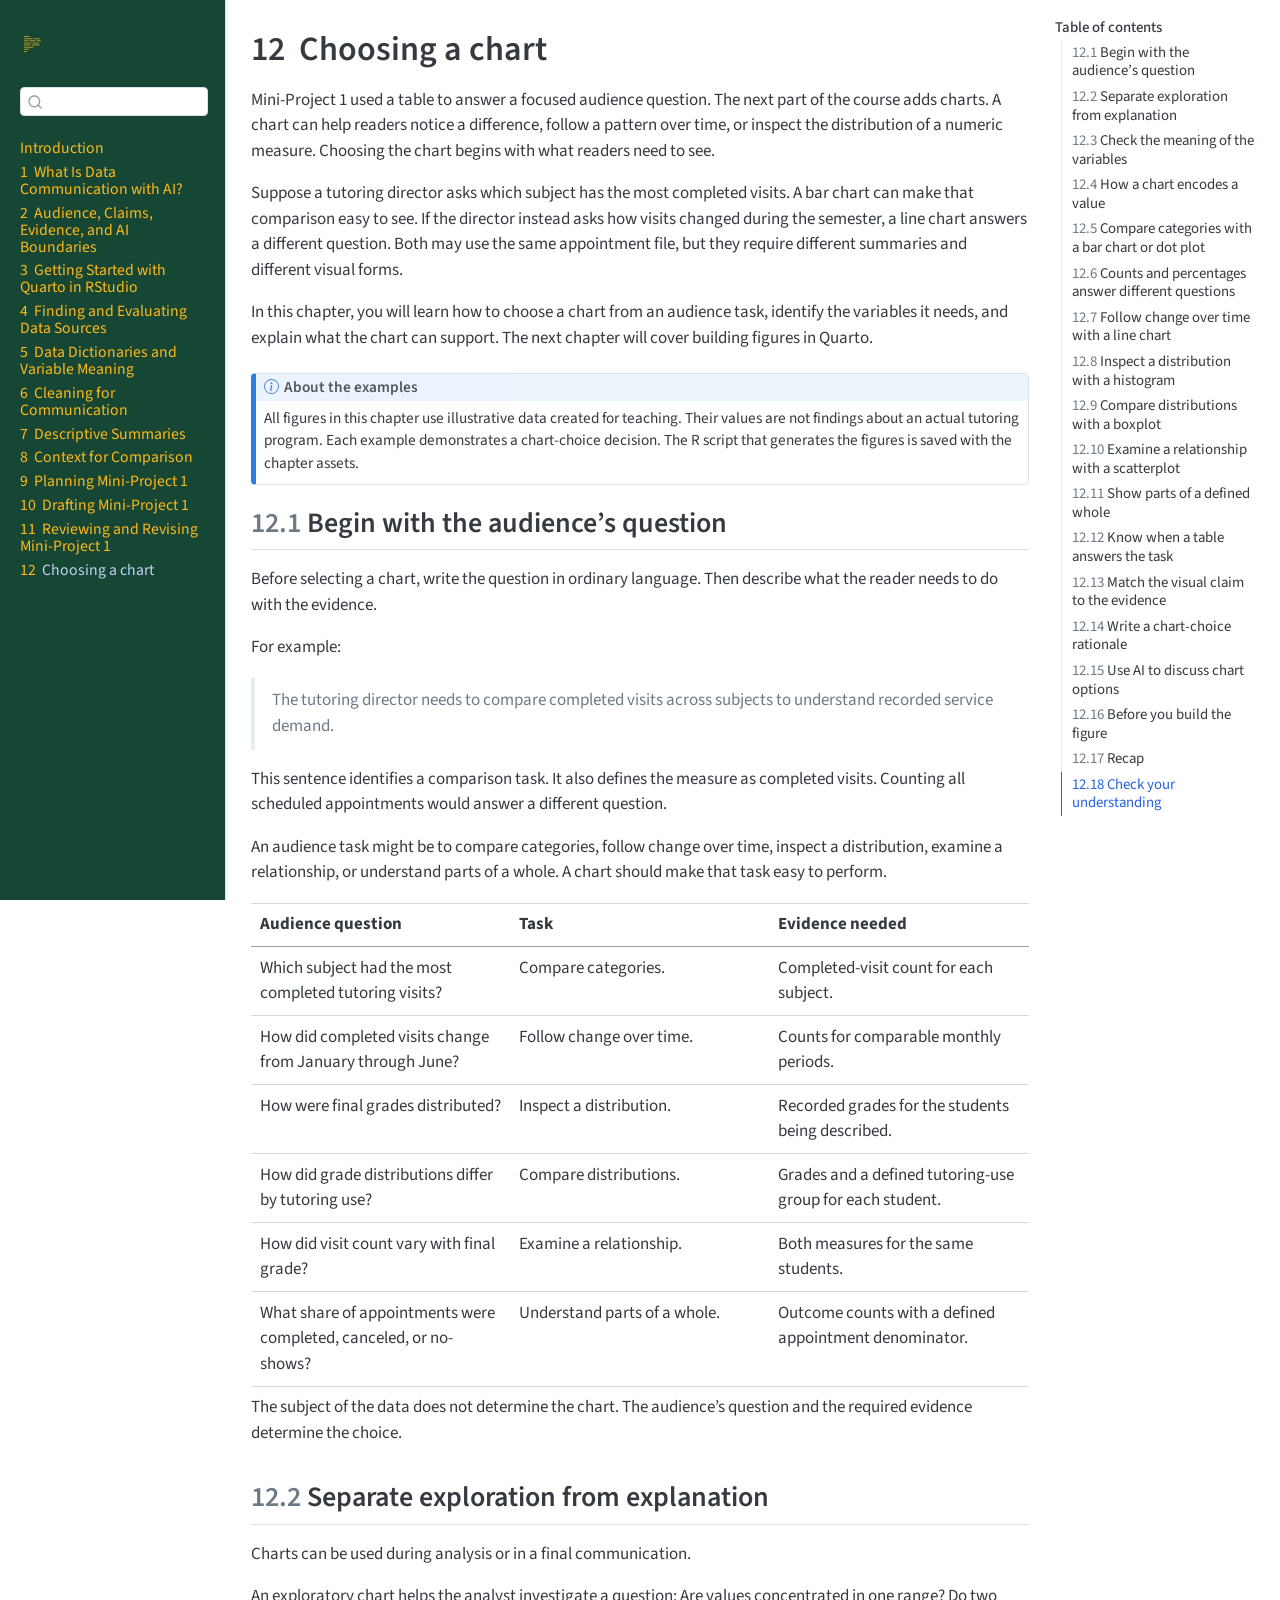
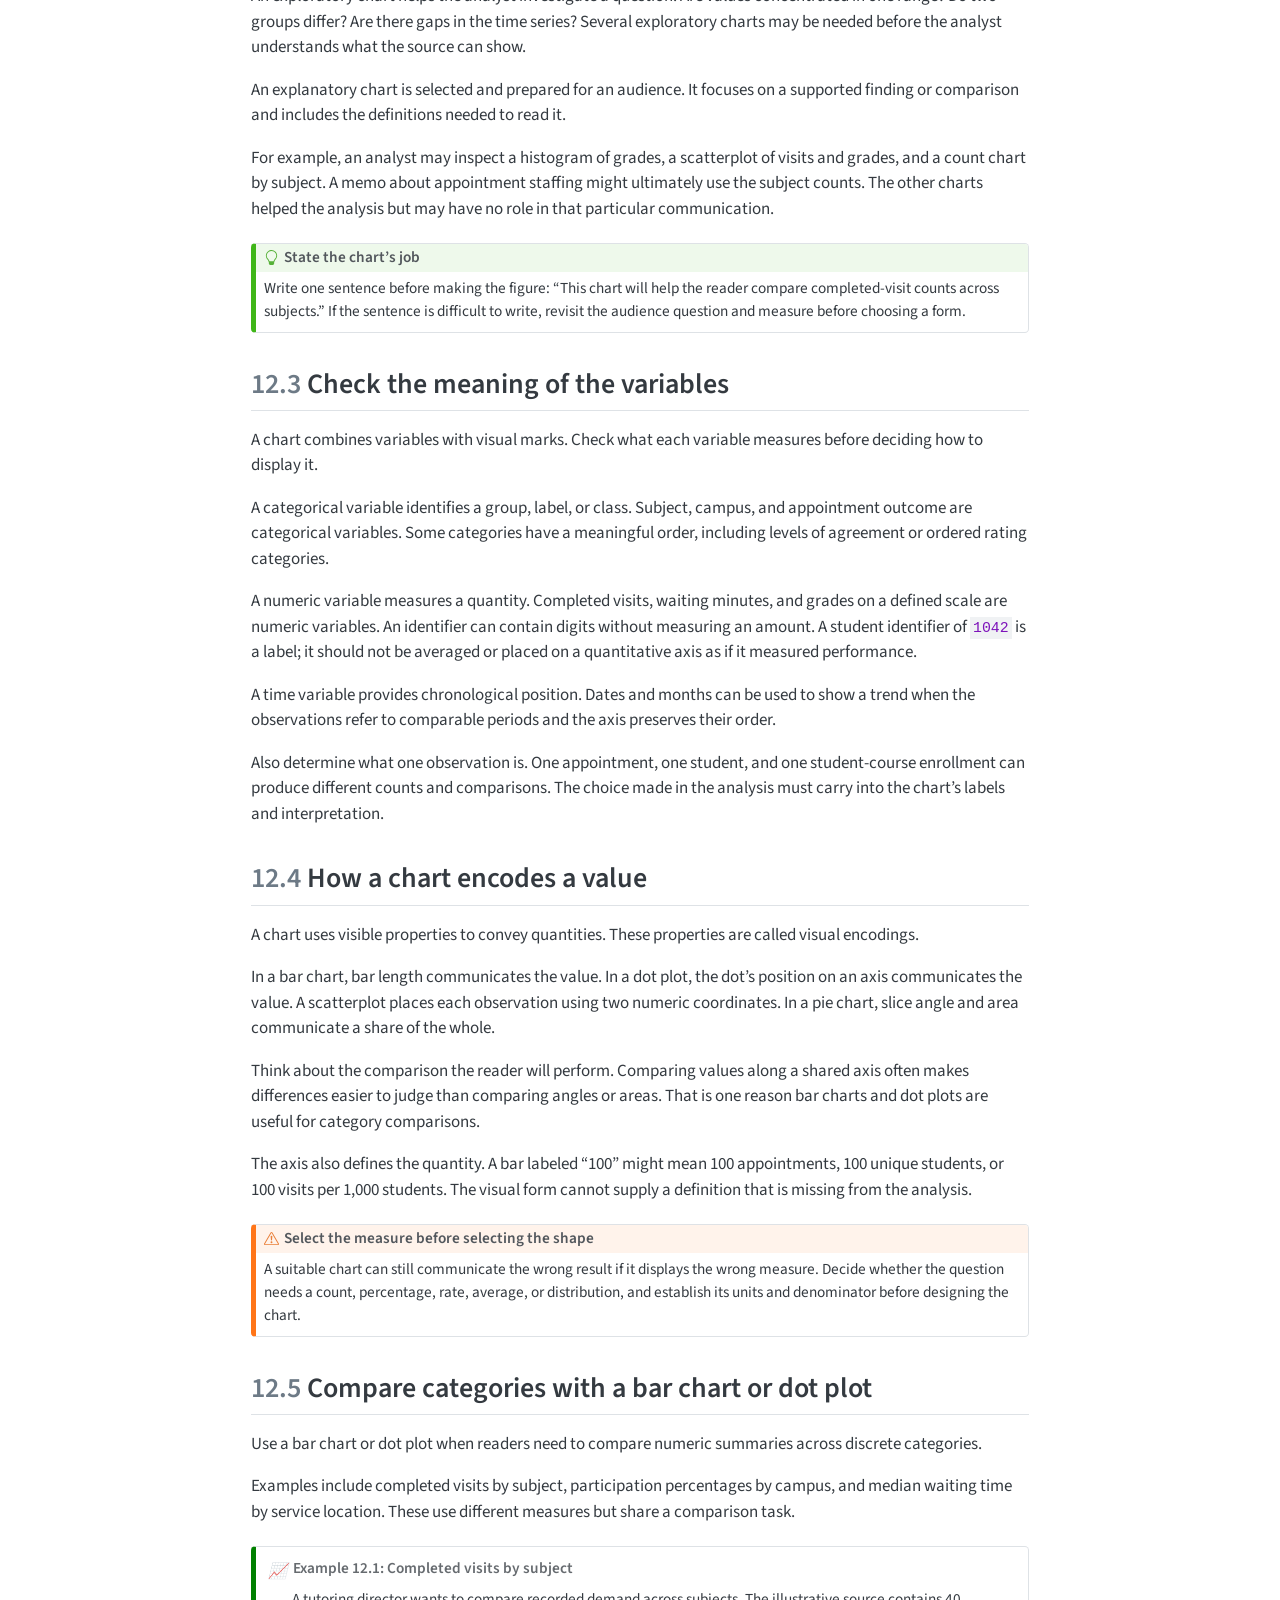
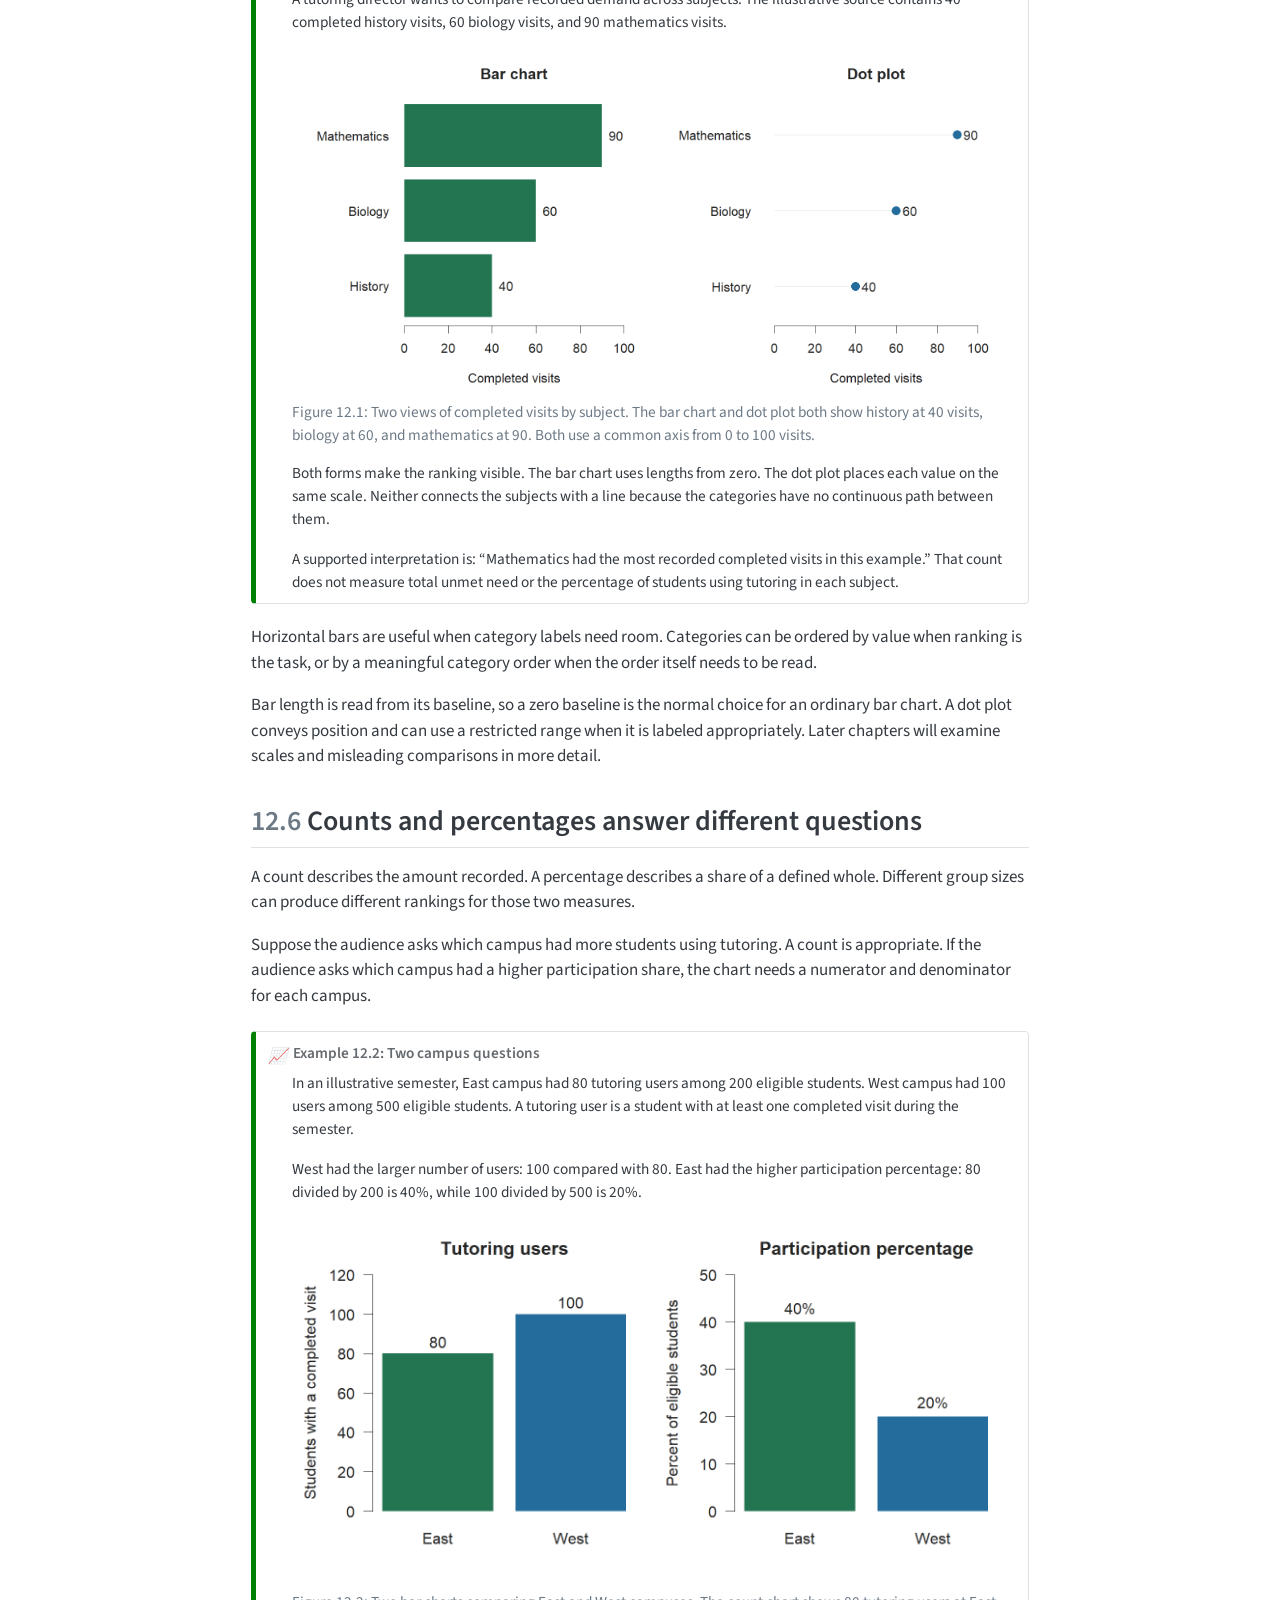
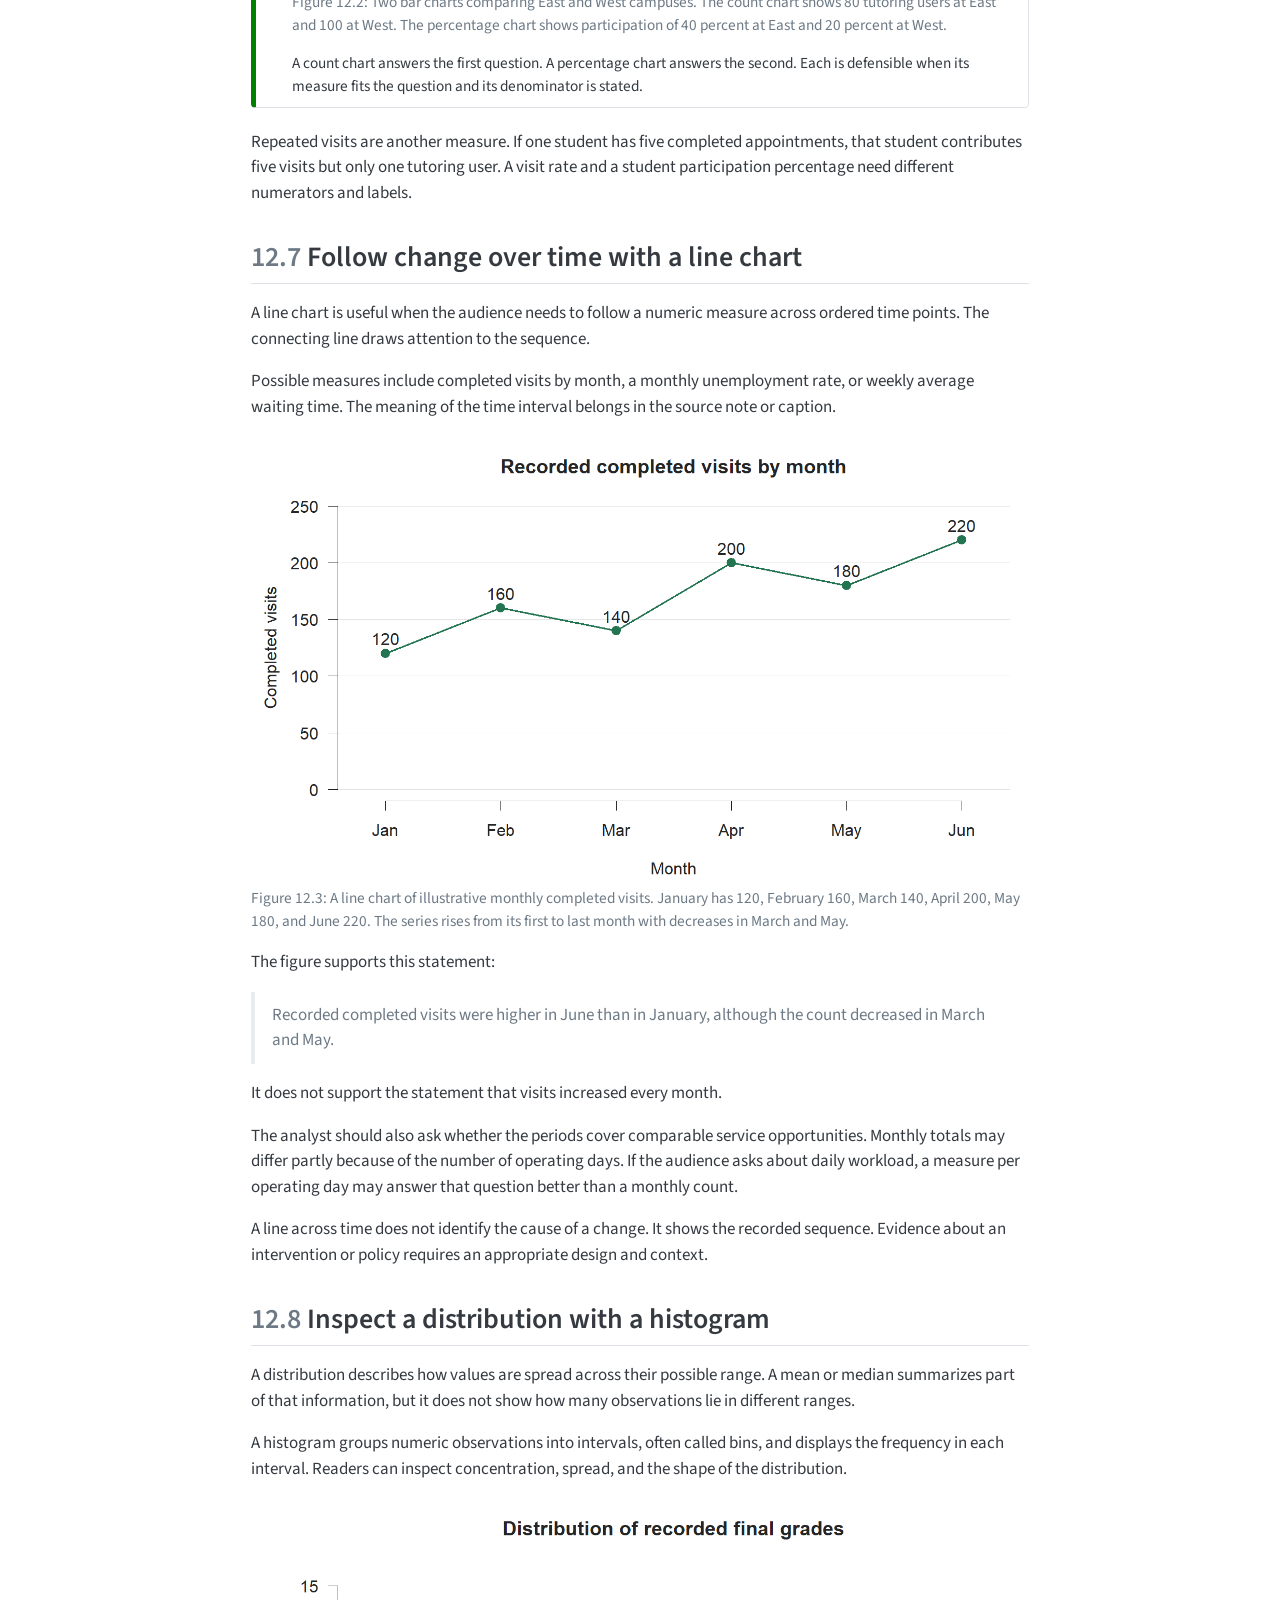
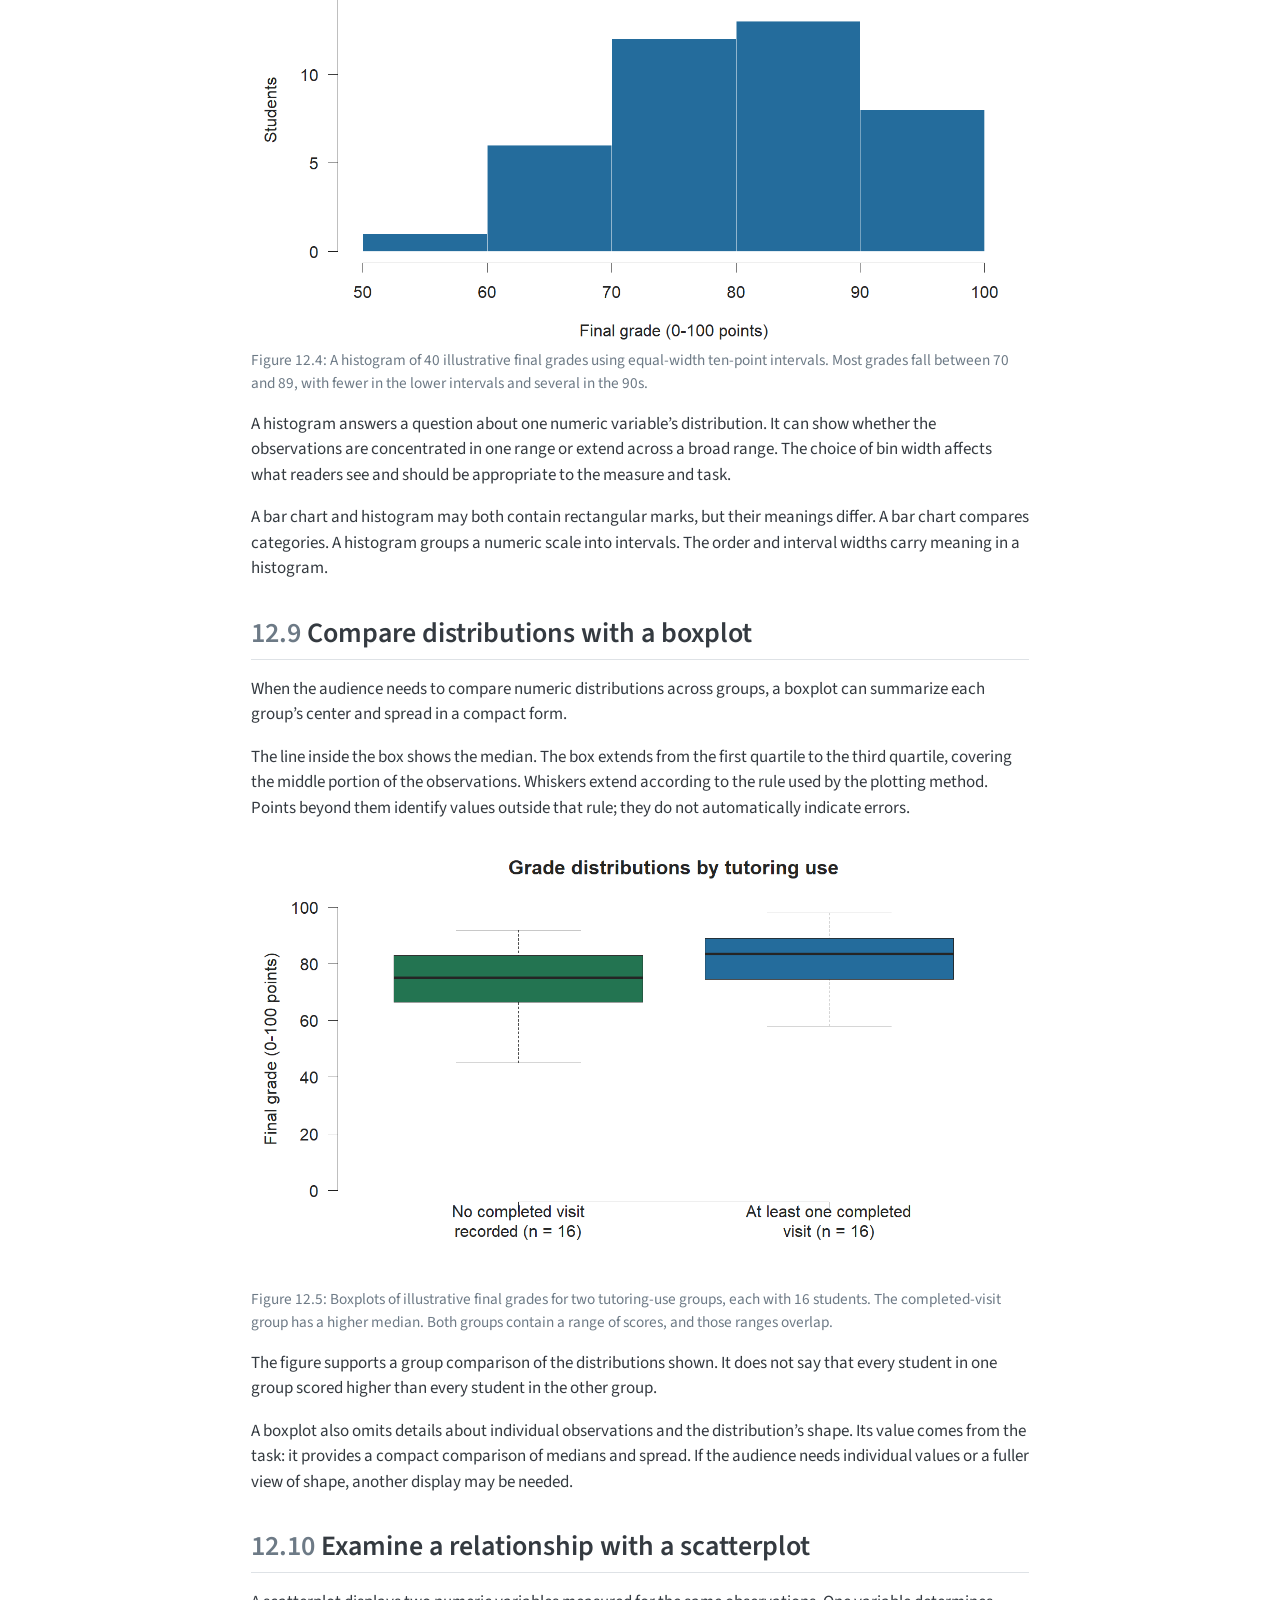
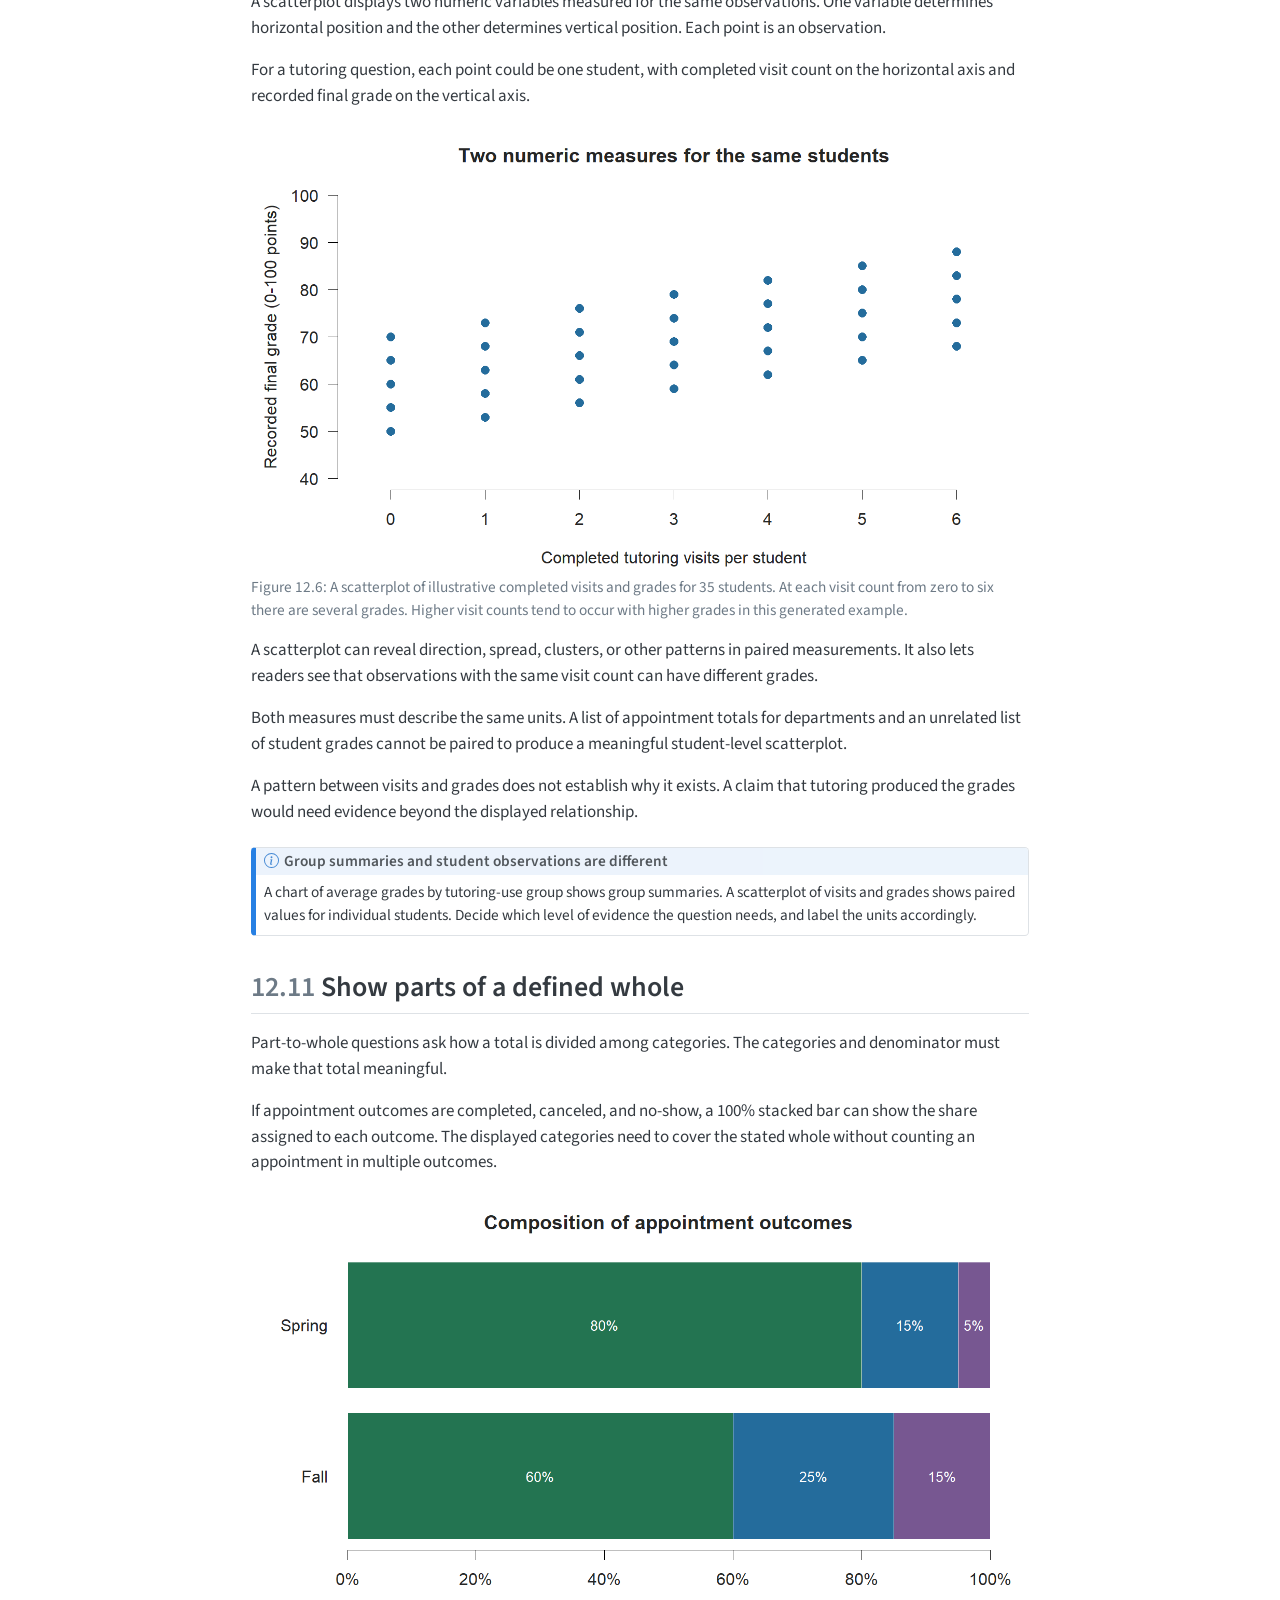
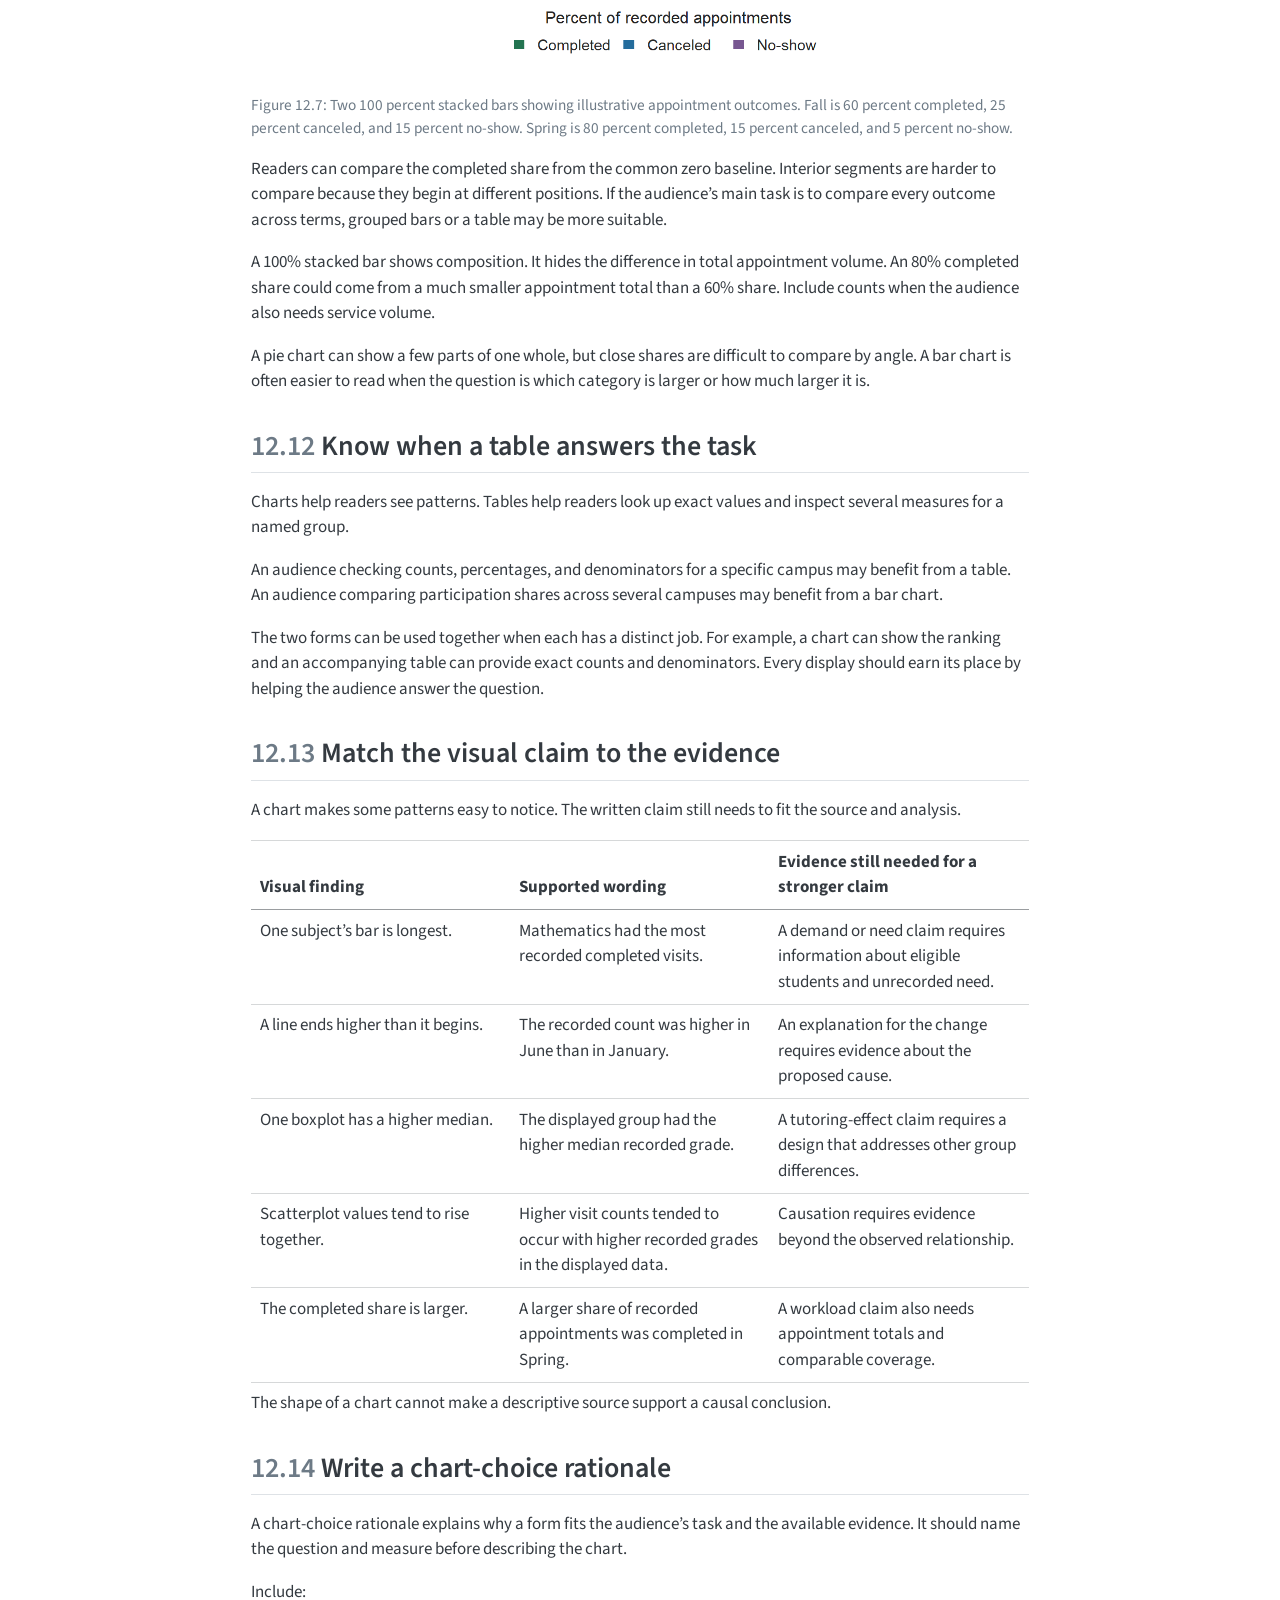
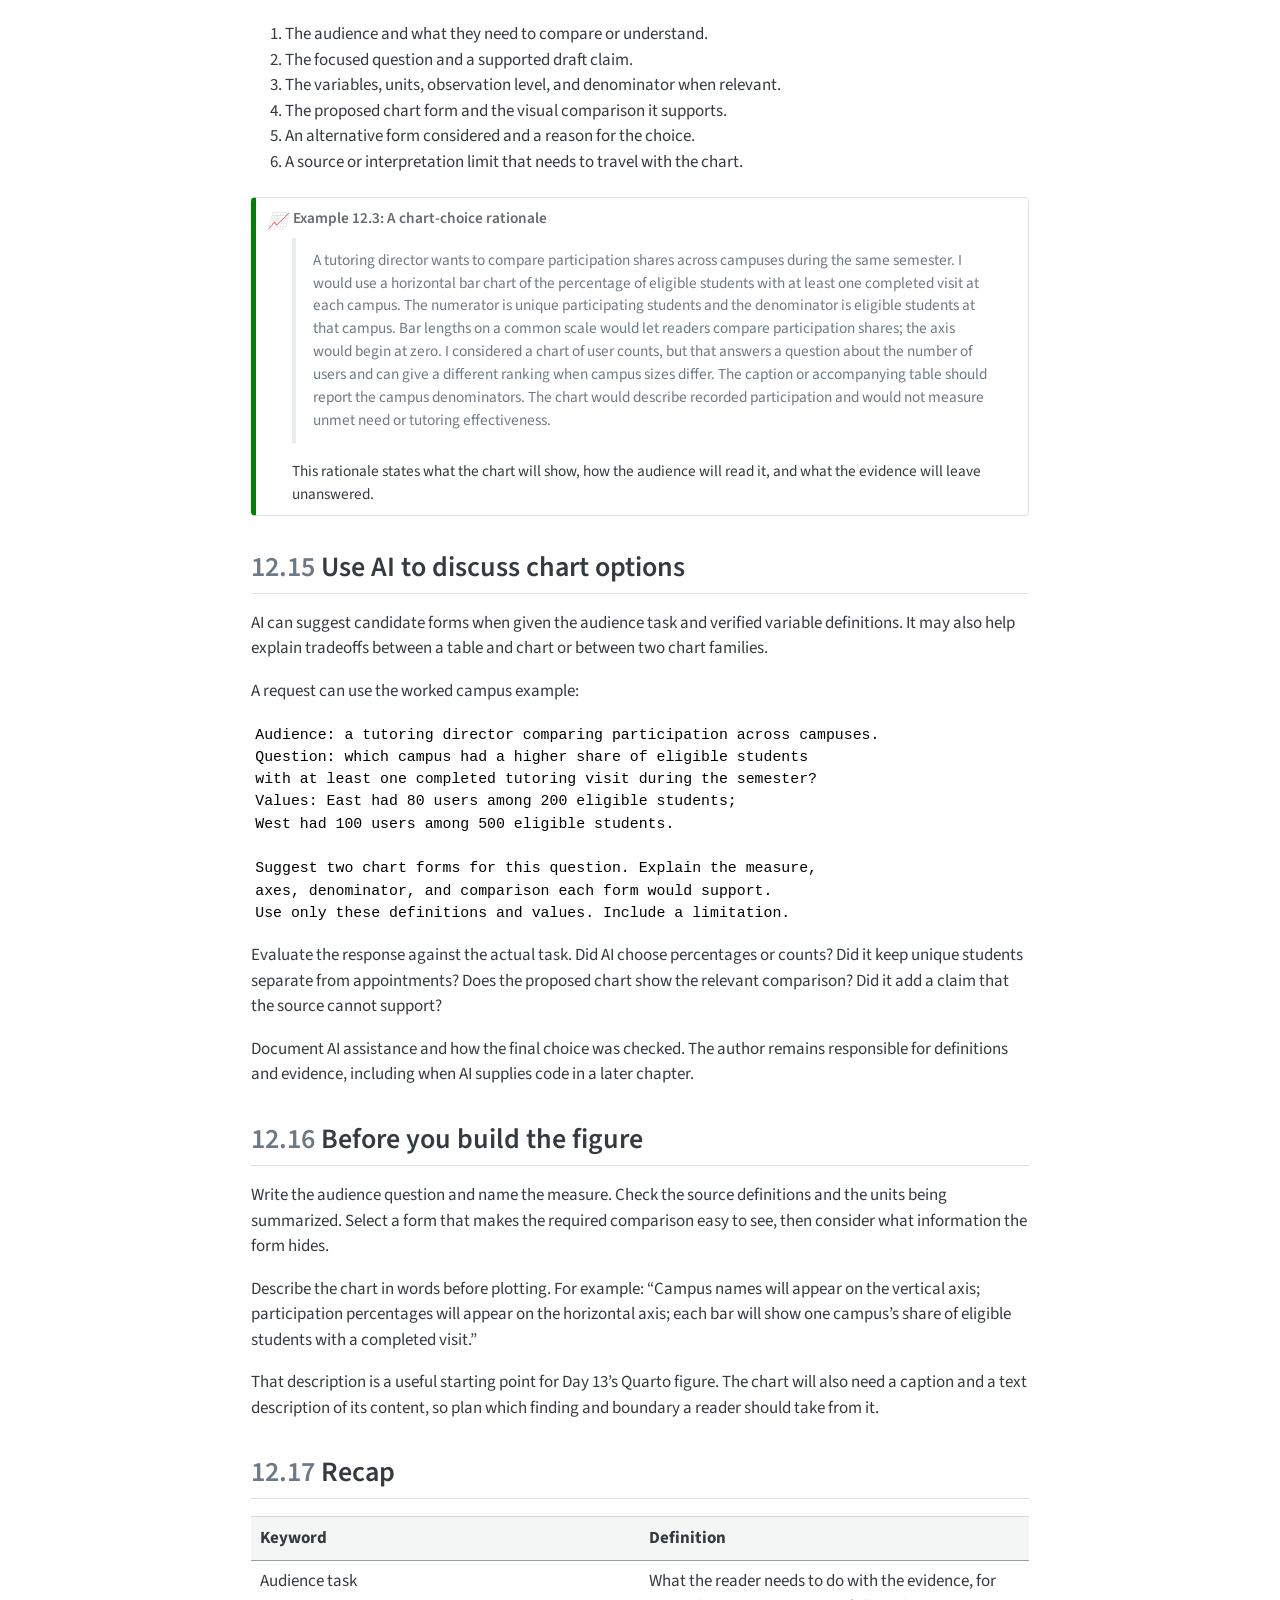
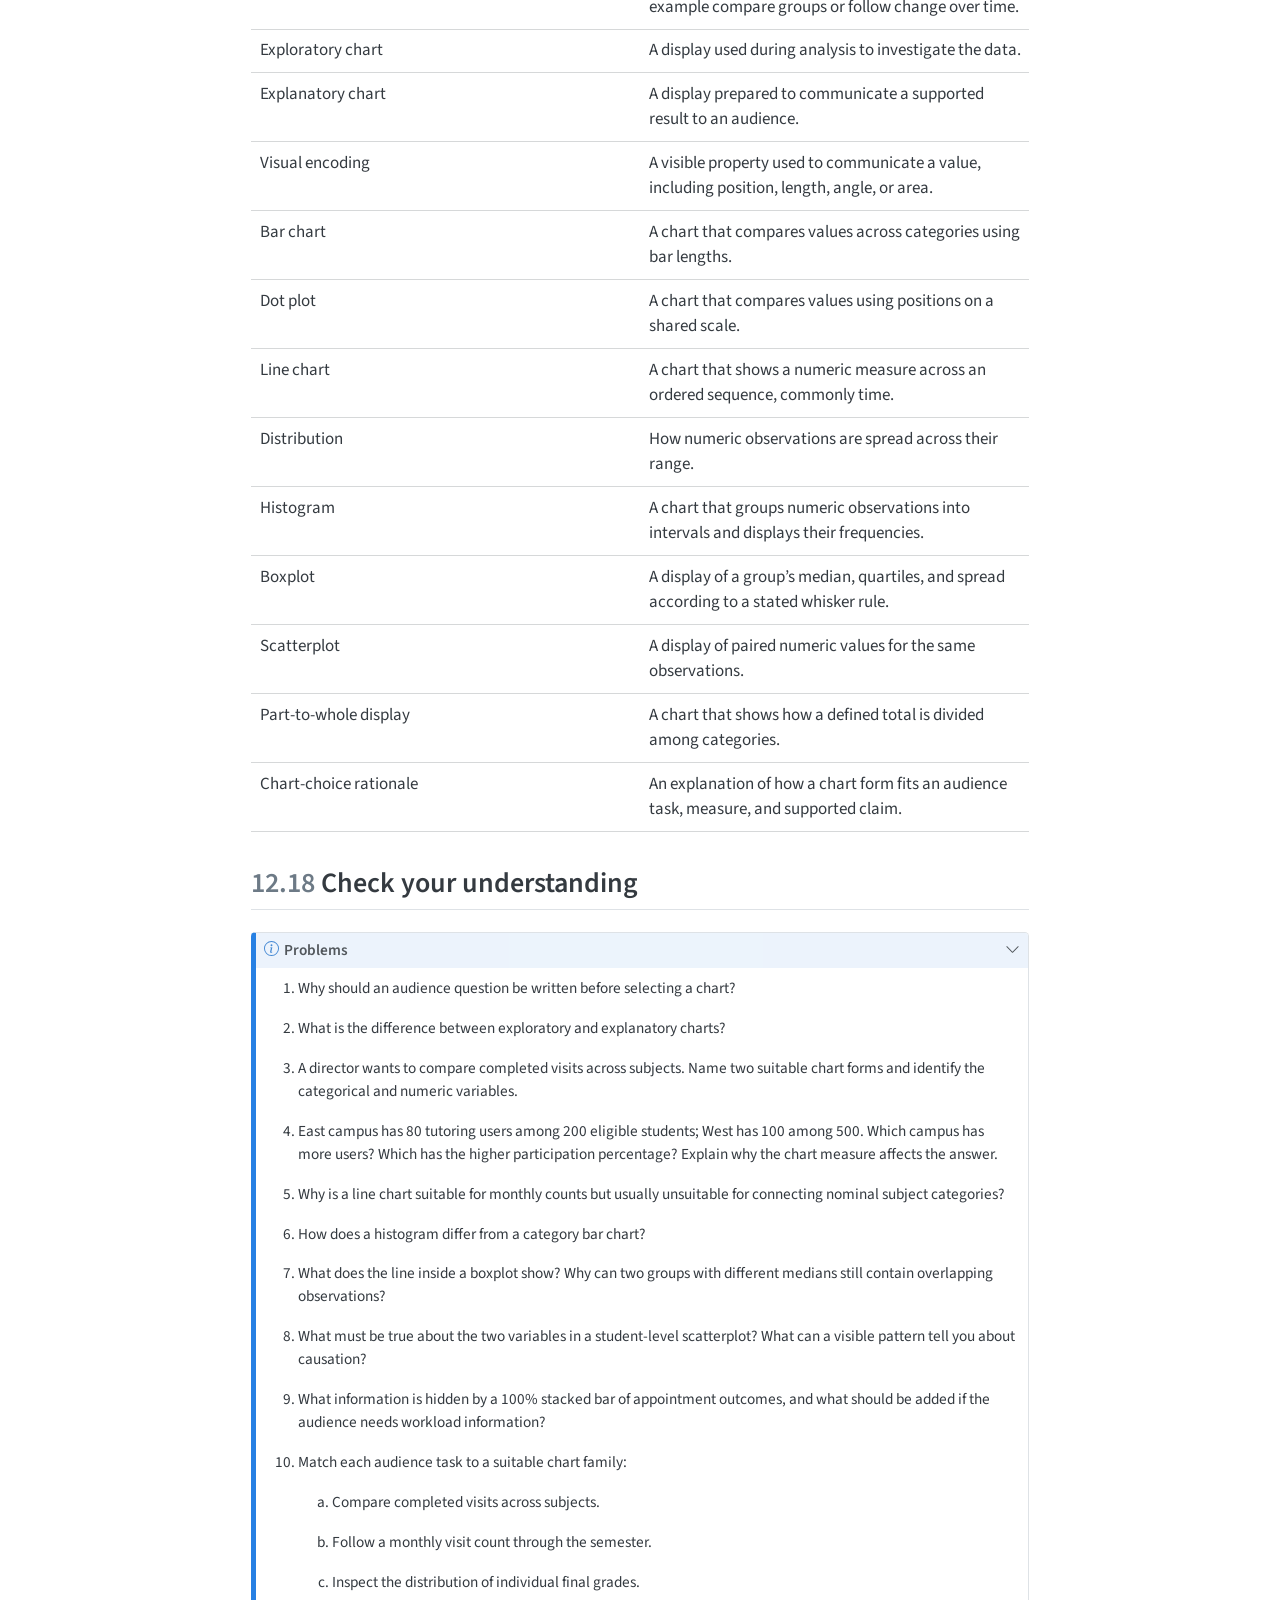
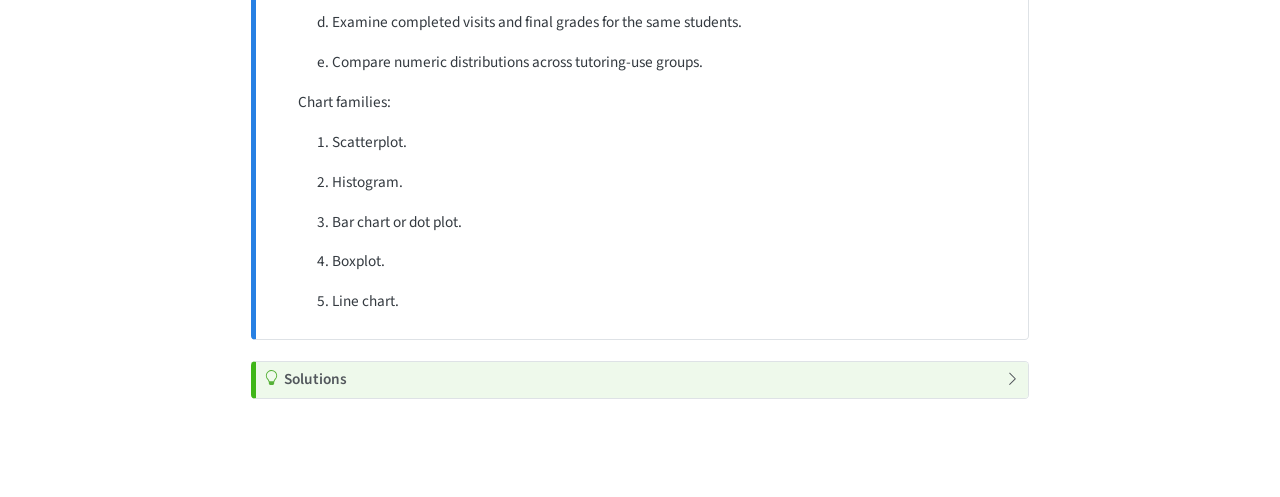
<file: docs/12.html>
<!DOCTYPE html>
<html xmlns="http://www.w3.org/1999/xhtml" lang="en" xml:lang="en"><head>

<meta charset="utf-8">
<meta name="generator" content="quarto-1.9.38">

<meta name="viewport" content="width=device-width, initial-scale=1.0, user-scalable=yes">


<title>12&nbsp; Choosing a chart – STA 2310 Data Communication with AI</title>
<style>
/* Default styles provided by pandoc.
** See https://pandoc.org/MANUAL.html#variables-for-html for config info.
*/
code{white-space: pre-wrap;}
span.smallcaps{font-variant: small-caps;}
div.columns{display: flex; gap: min(4vw, 1.5em);}
div.column{flex: auto; overflow-x: auto;}
div.hanging-indent{margin-left: 1.5em; text-indent: -1.5em;}
ul.task-list{list-style: none;}
ul.task-list li input[type="checkbox"] {
  width: 0.8em;
  margin: 0 0.8em 0.2em -1em; /* quarto-specific, see https://github.com/quarto-dev/quarto-cli/issues/4556 */ 
  vertical-align: middle;
}
</style>


<script src="site_libs/quarto-nav/quarto-nav.js"></script>
<script src="site_libs/quarto-nav/headroom.min.js"></script>
<script src="site_libs/clipboard/clipboard.min.js"></script>
<script src="site_libs/quarto-search/autocomplete.umd.js"></script>
<script src="site_libs/quarto-search/fuse.min.js"></script>
<script src="site_libs/quarto-search/quarto-search.js"></script>
<meta name="quarto:offset" content="./">
<script src="site_libs/quarto-html/quarto.js" type="module"></script>
<script src="site_libs/quarto-html/tabsets/tabsets.js" type="module"></script>
<script src="site_libs/quarto-html/popper.min.js"></script>
<script src="site_libs/quarto-html/tippy.umd.min.js"></script>
<script src="site_libs/quarto-html/anchor.min.js"></script>
<link href="site_libs/quarto-html/tippy.css" rel="stylesheet">
<link href="site_libs/quarto-html/quarto-syntax-highlighting-15634bcf2e68342d4ad2dfa704d543f6.css" rel="stylesheet" id="quarto-text-highlighting-styles">
<script src="site_libs/bootstrap/bootstrap.min.js"></script>
<link href="site_libs/bootstrap/bootstrap-icons.css" rel="stylesheet">
<link href="site_libs/bootstrap/bootstrap-ac731d99f942368ec2047317e7e82b91.min.css" rel="stylesheet" append-hash="true" id="quarto-bootstrap" data-mode="light">
<script id="quarto-search-options" type="application/json">{
  "location": "sidebar",
  "copy-button": false,
  "collapse-after": 3,
  "panel-placement": "start",
  "type": "textbox",
  "limit": 50,
  "keyboard-shortcut": [
    "f",
    "/",
    "s"
  ],
  "show-item-context": false,
  "language": {
    "search-no-results-text": "No results",
    "search-matching-documents-text": "matching documents",
    "search-copy-link-title": "Copy link to search",
    "search-hide-matches-text": "Hide additional matches",
    "search-more-match-text": "more match in this document",
    "search-more-matches-text": "more matches in this document",
    "search-clear-button-title": "Clear",
    "search-text-placeholder": "",
    "search-detached-cancel-button-title": "Cancel",
    "search-submit-button-title": "Submit",
    "search-label": "Search"
  }
}</script>
<style type="text/css">
.sidebar .chapter-number {
color: #FFB81c;
}
.center-panel.quarto-layout-panel {
justify-content: center;
column-gap: 1rem;
}
</style>
<style>
div.callout-example.callout {
  border-left-color: #008000;
}
div.callout-example.callout-style-default > .callout-header {
  background-color: rgba(0, 128, 0, 0.13);
}
div.callout-example .callout-toggle::before {  background-image: url('data:image/svg+xml,<svg xmlns="http://www.w3.org/2000/svg" width="16" height="16" fill="rgb(33, 37, 41)" class="bi bi-chevron-down" viewBox="0 0 16 16"><path fill-rule="evenodd" d="M1.646 4.646a.5.5 0 0 1 .708 0L8 10.293l5.646-5.647a.5.5 0 0 1 .708.708l-6 6a.5.5 0 0 1-.708 0l-6-6a.5.5 0 0 1 0-.708z"/></svg>');}
div.callout-example.callout-style-default .callout-icon::before, div.callout-example.callout-titled .callout-icon::before {
  content: '📈';
  background-image: none;
}
</style>


<link rel="stylesheet" href="styles.css">
</head>

<body class="nav-sidebar docked quarto-light">

<div id="quarto-search-results"></div>
  <header id="quarto-header" class="headroom fixed-top">
  <nav class="quarto-secondary-nav">
    <div class="container-fluid d-flex">
      <button type="button" class="quarto-btn-toggle btn" data-bs-toggle="collapse" role="button" data-bs-target=".quarto-sidebar-collapse-item" aria-controls="quarto-sidebar" aria-expanded="false" aria-label="Toggle sidebar navigation" onclick="if (window.quartoToggleHeadroom) { window.quartoToggleHeadroom(); }">
        <i class="bi bi-layout-text-sidebar-reverse"></i>
      </button>
        <nav class="quarto-page-breadcrumbs" aria-label="breadcrumb"><ol class="breadcrumb"><li class="breadcrumb-item"><a href="./12.html"><span class="chapter-number">12</span>&nbsp; <span class="chapter-title">Choosing a chart</span></a></li></ol></nav>
        <a class="flex-grow-1" role="navigation" data-bs-toggle="collapse" data-bs-target=".quarto-sidebar-collapse-item" aria-controls="quarto-sidebar" aria-expanded="false" aria-label="Toggle sidebar navigation" onclick="if (window.quartoToggleHeadroom) { window.quartoToggleHeadroom(); }">      
        </a>
      <button type="button" class="btn quarto-search-button" aria-label="Search" onclick="window.quartoOpenSearch();">
        <i class="bi bi-search"></i>
      </button>
    </div>
  </nav>
</header>
<!-- content -->
<div id="quarto-content" class="quarto-container page-columns page-rows-contents page-layout-article">
<!-- sidebar -->
  <nav id="quarto-sidebar" class="sidebar collapse collapse-horizontal quarto-sidebar-collapse-item sidebar-navigation docked overflow-auto">
    <div class="pt-lg-2 mt-2 text-left sidebar-header">
    <div class="sidebar-title mb-0 py-0">
      <a href="./"></a> 
        <div class="sidebar-tools-main">
  <a href="" class="quarto-reader-toggle quarto-navigation-tool px-1" onclick="window.quartoToggleReader(); return false;" title="Toggle reader mode">
  <div class="quarto-reader-toggle-btn">
  <i class="bi"></i>
  </div>
</a>
</div>
    </div>
      </div>
        <div class="mt-2 flex-shrink-0 align-items-center">
        <div class="sidebar-search">
        <div id="quarto-search" class="" title="Search"></div>
        </div>
        </div>
    <div class="sidebar-menu-container"> 
    <ul class="list-unstyled mt-1">
        <li class="sidebar-item">
  <div class="sidebar-item-container"> 
  <a href="./index.html" class="sidebar-item-text sidebar-link">
 <span class="menu-text">Introduction</span></a>
  </div>
</li>
        <li class="sidebar-item">
  <div class="sidebar-item-container"> 
  <a href="./01.html" class="sidebar-item-text sidebar-link">
 <span class="menu-text"><span class="chapter-number">1</span>&nbsp; <span class="chapter-title">What Is Data Communication with AI?</span></span></a>
  </div>
</li>
        <li class="sidebar-item">
  <div class="sidebar-item-container"> 
  <a href="./02.html" class="sidebar-item-text sidebar-link">
 <span class="menu-text"><span class="chapter-number">2</span>&nbsp; <span class="chapter-title">Audience, Claims, Evidence, and AI Boundaries</span></span></a>
  </div>
</li>
        <li class="sidebar-item">
  <div class="sidebar-item-container"> 
  <a href="./03.html" class="sidebar-item-text sidebar-link">
 <span class="menu-text"><span class="chapter-number">3</span>&nbsp; <span class="chapter-title">Getting Started with Quarto in RStudio</span></span></a>
  </div>
</li>
        <li class="sidebar-item">
  <div class="sidebar-item-container"> 
  <a href="./04.html" class="sidebar-item-text sidebar-link">
 <span class="menu-text"><span class="chapter-number">4</span>&nbsp; <span class="chapter-title">Finding and Evaluating Data Sources</span></span></a>
  </div>
</li>
        <li class="sidebar-item">
  <div class="sidebar-item-container"> 
  <a href="./05.html" class="sidebar-item-text sidebar-link">
 <span class="menu-text"><span class="chapter-number">5</span>&nbsp; <span class="chapter-title">Data Dictionaries and Variable Meaning</span></span></a>
  </div>
</li>
        <li class="sidebar-item">
  <div class="sidebar-item-container"> 
  <a href="./06.html" class="sidebar-item-text sidebar-link">
 <span class="menu-text"><span class="chapter-number">6</span>&nbsp; <span class="chapter-title">Cleaning for Communication</span></span></a>
  </div>
</li>
        <li class="sidebar-item">
  <div class="sidebar-item-container"> 
  <a href="./07.html" class="sidebar-item-text sidebar-link">
 <span class="menu-text"><span class="chapter-number">7</span>&nbsp; <span class="chapter-title">Descriptive Summaries</span></span></a>
  </div>
</li>
        <li class="sidebar-item">
  <div class="sidebar-item-container"> 
  <a href="./08.html" class="sidebar-item-text sidebar-link">
 <span class="menu-text"><span class="chapter-number">8</span>&nbsp; <span class="chapter-title">Context for Comparison</span></span></a>
  </div>
</li>
        <li class="sidebar-item">
  <div class="sidebar-item-container"> 
  <a href="./09.html" class="sidebar-item-text sidebar-link">
 <span class="menu-text"><span class="chapter-number">9</span>&nbsp; <span class="chapter-title">Planning Mini-Project 1</span></span></a>
  </div>
</li>
        <li class="sidebar-item">
  <div class="sidebar-item-container"> 
  <a href="./10.html" class="sidebar-item-text sidebar-link">
 <span class="menu-text"><span class="chapter-number">10</span>&nbsp; <span class="chapter-title">Drafting Mini-Project 1</span></span></a>
  </div>
</li>
        <li class="sidebar-item">
  <div class="sidebar-item-container"> 
  <a href="./11.html" class="sidebar-item-text sidebar-link">
 <span class="menu-text"><span class="chapter-number">11</span>&nbsp; <span class="chapter-title">Reviewing and Revising Mini-Project 1</span></span></a>
  </div>
</li>
        <li class="sidebar-item">
  <div class="sidebar-item-container"> 
  <a href="./12.html" class="sidebar-item-text sidebar-link active">
 <span class="menu-text"><span class="chapter-number">12</span>&nbsp; <span class="chapter-title">Choosing a chart</span></span></a>
  </div>
</li>
    </ul>
    </div>
</nav>
<div id="quarto-sidebar-glass" class="quarto-sidebar-collapse-item" data-bs-toggle="collapse" data-bs-target=".quarto-sidebar-collapse-item"></div>
<!-- margin-sidebar -->
    <div id="quarto-margin-sidebar" class="sidebar margin-sidebar">
        <nav id="TOC" role="doc-toc" class="toc-active">
    <h2 id="toc-title">Table of contents</h2>
   
  <ul>
  <li><a href="#begin-with-the-audiences-question" id="toc-begin-with-the-audiences-question" class="nav-link active" data-scroll-target="#begin-with-the-audiences-question"><span class="header-section-number">12.1</span> Begin with the audience’s question</a></li>
  <li><a href="#separate-exploration-from-explanation" id="toc-separate-exploration-from-explanation" class="nav-link" data-scroll-target="#separate-exploration-from-explanation"><span class="header-section-number">12.2</span> Separate exploration from explanation</a></li>
  <li><a href="#check-the-meaning-of-the-variables" id="toc-check-the-meaning-of-the-variables" class="nav-link" data-scroll-target="#check-the-meaning-of-the-variables"><span class="header-section-number">12.3</span> Check the meaning of the variables</a></li>
  <li><a href="#how-a-chart-encodes-a-value" id="toc-how-a-chart-encodes-a-value" class="nav-link" data-scroll-target="#how-a-chart-encodes-a-value"><span class="header-section-number">12.4</span> How a chart encodes a value</a></li>
  <li><a href="#compare-categories-with-a-bar-chart-or-dot-plot" id="toc-compare-categories-with-a-bar-chart-or-dot-plot" class="nav-link" data-scroll-target="#compare-categories-with-a-bar-chart-or-dot-plot"><span class="header-section-number">12.5</span> Compare categories with a bar chart or dot plot</a></li>
  <li><a href="#counts-and-percentages-answer-different-questions" id="toc-counts-and-percentages-answer-different-questions" class="nav-link" data-scroll-target="#counts-and-percentages-answer-different-questions"><span class="header-section-number">12.6</span> Counts and percentages answer different questions</a></li>
  <li><a href="#follow-change-over-time-with-a-line-chart" id="toc-follow-change-over-time-with-a-line-chart" class="nav-link" data-scroll-target="#follow-change-over-time-with-a-line-chart"><span class="header-section-number">12.7</span> Follow change over time with a line chart</a></li>
  <li><a href="#inspect-a-distribution-with-a-histogram" id="toc-inspect-a-distribution-with-a-histogram" class="nav-link" data-scroll-target="#inspect-a-distribution-with-a-histogram"><span class="header-section-number">12.8</span> Inspect a distribution with a histogram</a></li>
  <li><a href="#compare-distributions-with-a-boxplot" id="toc-compare-distributions-with-a-boxplot" class="nav-link" data-scroll-target="#compare-distributions-with-a-boxplot"><span class="header-section-number">12.9</span> Compare distributions with a boxplot</a></li>
  <li><a href="#examine-a-relationship-with-a-scatterplot" id="toc-examine-a-relationship-with-a-scatterplot" class="nav-link" data-scroll-target="#examine-a-relationship-with-a-scatterplot"><span class="header-section-number">12.10</span> Examine a relationship with a scatterplot</a></li>
  <li><a href="#show-parts-of-a-defined-whole" id="toc-show-parts-of-a-defined-whole" class="nav-link" data-scroll-target="#show-parts-of-a-defined-whole"><span class="header-section-number">12.11</span> Show parts of a defined whole</a></li>
  <li><a href="#know-when-a-table-answers-the-task" id="toc-know-when-a-table-answers-the-task" class="nav-link" data-scroll-target="#know-when-a-table-answers-the-task"><span class="header-section-number">12.12</span> Know when a table answers the task</a></li>
  <li><a href="#match-the-visual-claim-to-the-evidence" id="toc-match-the-visual-claim-to-the-evidence" class="nav-link" data-scroll-target="#match-the-visual-claim-to-the-evidence"><span class="header-section-number">12.13</span> Match the visual claim to the evidence</a></li>
  <li><a href="#write-a-chart-choice-rationale" id="toc-write-a-chart-choice-rationale" class="nav-link" data-scroll-target="#write-a-chart-choice-rationale"><span class="header-section-number">12.14</span> Write a chart-choice rationale</a></li>
  <li><a href="#use-ai-to-discuss-chart-options" id="toc-use-ai-to-discuss-chart-options" class="nav-link" data-scroll-target="#use-ai-to-discuss-chart-options"><span class="header-section-number">12.15</span> Use AI to discuss chart options</a></li>
  <li><a href="#before-you-build-the-figure" id="toc-before-you-build-the-figure" class="nav-link" data-scroll-target="#before-you-build-the-figure"><span class="header-section-number">12.16</span> Before you build the figure</a></li>
  <li><a href="#recap" id="toc-recap" class="nav-link" data-scroll-target="#recap"><span class="header-section-number">12.17</span> Recap</a></li>
  <li><a href="#check-your-understanding" id="toc-check-your-understanding" class="nav-link" data-scroll-target="#check-your-understanding"><span class="header-section-number">12.18</span> Check your understanding</a></li>
  </ul>
</nav>
    </div>
<!-- main -->
<main class="content" id="quarto-document-content">

<header id="title-block-header" class="quarto-title-block default">
<div class="quarto-title">
<h1 class="title"><span class="chapter-number">12</span>&nbsp; <span class="chapter-title">Choosing a chart</span></h1>
</div>



<div class="quarto-title-meta">

    
  
    
  </div>
  


</header>


<p>Mini-Project 1 used a table to answer a focused audience question. The next part of the course adds charts. A chart can help readers notice a difference, follow a pattern over time, or inspect the distribution of a numeric measure. Choosing the chart begins with what readers need to see.</p>
<p>Suppose a tutoring director asks which subject has the most completed visits. A bar chart can make that comparison easy to see. If the director instead asks how visits changed during the semester, a line chart answers a different question. Both may use the same appointment file, but they require different summaries and different visual forms.</p>
<p>In this chapter, you will learn how to choose a chart from an audience task, identify the variables it needs, and explain what the chart can support. The next chapter will cover building figures in Quarto.</p>
<div class="callout callout-style-default callout-note callout-titled" title="About the examples">
<div class="callout-header d-flex align-content-center">
<div class="callout-icon-container">
<i class="callout-icon"></i>
</div>
<div class="callout-title-container flex-fill">
<span class="screen-reader-only">Note</span>About the examples
</div>
</div>
<div class="callout-body-container callout-body">
<p>All figures in this chapter use illustrative data created for teaching. Their values are not findings about an actual tutoring program. Each example demonstrates a chart-choice decision. The R script that generates the figures is saved with the chapter assets.</p>
</div>
</div>
<section id="begin-with-the-audiences-question" class="level2" data-number="12.1">
<h2 data-number="12.1" class="anchored" data-anchor-id="begin-with-the-audiences-question"><span class="header-section-number">12.1</span> Begin with the audience’s question</h2>
<p>Before selecting a chart, write the question in ordinary language. Then describe what the reader needs to do with the evidence.</p>
<p>For example:</p>
<blockquote class="blockquote">
<p>The tutoring director needs to compare completed visits across subjects to understand recorded service demand.</p>
</blockquote>
<p>This sentence identifies a comparison task. It also defines the measure as completed visits. Counting all scheduled appointments would answer a different question.</p>
<p>An audience task might be to compare categories, follow change over time, inspect a distribution, examine a relationship, or understand parts of a whole. A chart should make that task easy to perform.</p>
<table class="caption-top table">
<colgroup>
<col style="width: 33%">
<col style="width: 33%">
<col style="width: 33%">
</colgroup>
<thead>
<tr class="header">
<th>Audience question</th>
<th>Task</th>
<th>Evidence needed</th>
</tr>
</thead>
<tbody>
<tr class="odd">
<td>Which subject had the most completed tutoring visits?</td>
<td>Compare categories.</td>
<td>Completed-visit count for each subject.</td>
</tr>
<tr class="even">
<td>How did completed visits change from January through June?</td>
<td>Follow change over time.</td>
<td>Counts for comparable monthly periods.</td>
</tr>
<tr class="odd">
<td>How were final grades distributed?</td>
<td>Inspect a distribution.</td>
<td>Recorded grades for the students being described.</td>
</tr>
<tr class="even">
<td>How did grade distributions differ by tutoring use?</td>
<td>Compare distributions.</td>
<td>Grades and a defined tutoring-use group for each student.</td>
</tr>
<tr class="odd">
<td>How did visit count vary with final grade?</td>
<td>Examine a relationship.</td>
<td>Both measures for the same students.</td>
</tr>
<tr class="even">
<td>What share of appointments were completed, canceled, or no-shows?</td>
<td>Understand parts of a whole.</td>
<td>Outcome counts with a defined appointment denominator.</td>
</tr>
</tbody>
</table>
<p>The subject of the data does not determine the chart. The audience’s question and the required evidence determine the choice.</p>
</section>
<section id="separate-exploration-from-explanation" class="level2" data-number="12.2">
<h2 data-number="12.2" class="anchored" data-anchor-id="separate-exploration-from-explanation"><span class="header-section-number">12.2</span> Separate exploration from explanation</h2>
<p>Charts can be used during analysis or in a final communication.</p>
<p>An exploratory chart helps the analyst investigate a question: Are values concentrated in one range? Do two groups differ? Are there gaps in the time series? Several exploratory charts may be needed before the analyst understands what the source can show.</p>
<p>An explanatory chart is selected and prepared for an audience. It focuses on a supported finding or comparison and includes the definitions needed to read it.</p>
<p>For example, an analyst may inspect a histogram of grades, a scatterplot of visits and grades, and a count chart by subject. A memo about appointment staffing might ultimately use the subject counts. The other charts helped the analysis but may have no role in that particular communication.</p>
<div class="callout callout-style-default callout-tip callout-titled" title="State the chart's job">
<div class="callout-header d-flex align-content-center">
<div class="callout-icon-container">
<i class="callout-icon"></i>
</div>
<div class="callout-title-container flex-fill">
<span class="screen-reader-only">Tip</span>State the chart’s job
</div>
</div>
<div class="callout-body-container callout-body">
<p>Write one sentence before making the figure: “This chart will help the reader compare completed-visit counts across subjects.” If the sentence is difficult to write, revisit the audience question and measure before choosing a form.</p>
</div>
</div>
</section>
<section id="check-the-meaning-of-the-variables" class="level2" data-number="12.3">
<h2 data-number="12.3" class="anchored" data-anchor-id="check-the-meaning-of-the-variables"><span class="header-section-number">12.3</span> Check the meaning of the variables</h2>
<p>A chart combines variables with visual marks. Check what each variable measures before deciding how to display it.</p>
<p>A categorical variable identifies a group, label, or class. Subject, campus, and appointment outcome are categorical variables. Some categories have a meaningful order, including levels of agreement or ordered rating categories.</p>
<p>A numeric variable measures a quantity. Completed visits, waiting minutes, and grades on a defined scale are numeric variables. An identifier can contain digits without measuring an amount. A student identifier of <code>1042</code> is a label; it should not be averaged or placed on a quantitative axis as if it measured performance.</p>
<p>A time variable provides chronological position. Dates and months can be used to show a trend when the observations refer to comparable periods and the axis preserves their order.</p>
<p>Also determine what one observation is. One appointment, one student, and one student-course enrollment can produce different counts and comparisons. The choice made in the analysis must carry into the chart’s labels and interpretation.</p>
</section>
<section id="how-a-chart-encodes-a-value" class="level2" data-number="12.4">
<h2 data-number="12.4" class="anchored" data-anchor-id="how-a-chart-encodes-a-value"><span class="header-section-number">12.4</span> How a chart encodes a value</h2>
<p>A chart uses visible properties to convey quantities. These properties are called visual encodings.</p>
<p>In a bar chart, bar length communicates the value. In a dot plot, the dot’s position on an axis communicates the value. A scatterplot places each observation using two numeric coordinates. In a pie chart, slice angle and area communicate a share of the whole.</p>
<p>Think about the comparison the reader will perform. Comparing values along a shared axis often makes differences easier to judge than comparing angles or areas. That is one reason bar charts and dot plots are useful for category comparisons.</p>
<p>The axis also defines the quantity. A bar labeled “100” might mean 100 appointments, 100 unique students, or 100 visits per 1,000 students. The visual form cannot supply a definition that is missing from the analysis.</p>
<div class="callout callout-style-default callout-warning callout-titled" title="Select the measure before selecting the shape">
<div class="callout-header d-flex align-content-center">
<div class="callout-icon-container">
<i class="callout-icon"></i>
</div>
<div class="callout-title-container flex-fill">
<span class="screen-reader-only">Warning</span>Select the measure before selecting the shape
</div>
</div>
<div class="callout-body-container callout-body">
<p>A suitable chart can still communicate the wrong result if it displays the wrong measure. Decide whether the question needs a count, percentage, rate, average, or distribution, and establish its units and denominator before designing the chart.</p>
</div>
</div>
</section>
<section id="compare-categories-with-a-bar-chart-or-dot-plot" class="level2" data-number="12.5">
<h2 data-number="12.5" class="anchored" data-anchor-id="compare-categories-with-a-bar-chart-or-dot-plot"><span class="header-section-number">12.5</span> Compare categories with a bar chart or dot plot</h2>
<p>Use a bar chart or dot plot when readers need to compare numeric summaries across discrete categories.</p>
<p>Examples include completed visits by subject, participation percentages by campus, and median waiting time by service location. These use different measures but share a comparison task.</p>
<div class="callout callout-style-simple callout-example callout-titled">
<div class="callout-header d-flex align-content-center">
<div class="callout-icon-container">
<i class="callout-icon"></i>
</div>
<div class="callout-title-container flex-fill">
<span class="screen-reader-only">Example</span>Example 12.1: Completed visits by subject
</div>
</div>
<div class="callout-body-container callout-body">
<p>A tutoring director wants to compare recorded demand across subjects. The illustrative source contains 40 completed history visits, 60 biology visits, and 90 mathematics visits.</p>
<div id="fig-category-comparison" class="quarto-float quarto-figure quarto-figure-center anchored" alt="A bar chart and a dot plot each show 40 history visits, 60 biology visits, and 90 mathematics visits on a shared completed-visit scale." data-fig-cap="A bar chart and dot plot answer the same category-comparison question. Values are illustrative.">
<figure class="quarto-float quarto-float-fig figure">
<div aria-describedby="fig-category-comparison-caption-0ceaefa1-69ba-4598-a22c-09a6ac19f8ca">
<img src="assets/day12/category_comparison.png" class="img-fluid figure-img" data-fig-cap="A bar chart and dot plot answer the same category-comparison question. Values are illustrative." alt="A bar chart and a dot plot each show 40 history visits, 60 biology visits, and 90 mathematics visits on a shared completed-visit scale.">
</div>
<figcaption class="quarto-float-caption-bottom quarto-float-caption quarto-float-fig" id="fig-category-comparison-caption-0ceaefa1-69ba-4598-a22c-09a6ac19f8ca">
Figure&nbsp;12.1: Two views of completed visits by subject. The bar chart and dot plot both show history at 40 visits, biology at 60, and mathematics at 90. Both use a common axis from 0 to 100 visits.
</figcaption>
</figure>
</div>
<p>Both forms make the ranking visible. The bar chart uses lengths from zero. The dot plot places each value on the same scale. Neither connects the subjects with a line because the categories have no continuous path between them.</p>
<p>A supported interpretation is: “Mathematics had the most recorded completed visits in this example.” That count does not measure total unmet need or the percentage of students using tutoring in each subject.</p>
</div>
</div>
<p>Horizontal bars are useful when category labels need room. Categories can be ordered by value when ranking is the task, or by a meaningful category order when the order itself needs to be read.</p>
<p>Bar length is read from its baseline, so a zero baseline is the normal choice for an ordinary bar chart. A dot plot conveys position and can use a restricted range when it is labeled appropriately. Later chapters will examine scales and misleading comparisons in more detail.</p>
</section>
<section id="counts-and-percentages-answer-different-questions" class="level2" data-number="12.6">
<h2 data-number="12.6" class="anchored" data-anchor-id="counts-and-percentages-answer-different-questions"><span class="header-section-number">12.6</span> Counts and percentages answer different questions</h2>
<p>A count describes the amount recorded. A percentage describes a share of a defined whole. Different group sizes can produce different rankings for those two measures.</p>
<p>Suppose the audience asks which campus had more students using tutoring. A count is appropriate. If the audience asks which campus had a higher participation share, the chart needs a numerator and denominator for each campus.</p>
<div class="callout callout-style-simple callout-example callout-titled">
<div class="callout-header d-flex align-content-center">
<div class="callout-icon-container">
<i class="callout-icon"></i>
</div>
<div class="callout-title-container flex-fill">
<span class="screen-reader-only">Example</span>Example 12.2: Two campus questions
</div>
</div>
<div class="callout-body-container callout-body">
<p>In an illustrative semester, East campus had 80 tutoring users among 200 eligible students. West campus had 100 users among 500 eligible students. A tutoring user is a student with at least one completed visit during the semester.</p>
<p>West had the larger number of users: 100 compared with 80. East had the higher participation percentage: 80 divided by 200 is 40%, while 100 divided by 500 is 20%.</p>
<div id="fig-counts-percentages" class="quarto-float quarto-figure quarto-figure-center anchored" alt="East has 80 tutoring users out of 200 eligible students, or 40 percent. West has 100 users out of 500 eligible students, or 20 percent. West leads in count; East leads in participation share." data-fig-cap="Changing the measure changes the question and the ranking. Eligible-student denominators are 200 at East and 500 at West. Values are illustrative.">
<figure class="quarto-float quarto-float-fig figure">
<div aria-describedby="fig-counts-percentages-caption-0ceaefa1-69ba-4598-a22c-09a6ac19f8ca">
<img src="assets/day12/counts_percentages.png" class="img-fluid figure-img" data-fig-cap="Changing the measure changes the question and the ranking. Eligible-student denominators are 200 at East and 500 at West. Values are illustrative." alt="East has 80 tutoring users out of 200 eligible students, or 40 percent. West has 100 users out of 500 eligible students, or 20 percent. West leads in count; East leads in participation share.">
</div>
<figcaption class="quarto-float-caption-bottom quarto-float-caption quarto-float-fig" id="fig-counts-percentages-caption-0ceaefa1-69ba-4598-a22c-09a6ac19f8ca">
Figure&nbsp;12.2: Two bar charts comparing East and West campuses. The count chart shows 80 tutoring users at East and 100 at West. The percentage chart shows participation of 40 percent at East and 20 percent at West.
</figcaption>
</figure>
</div>
<p>A count chart answers the first question. A percentage chart answers the second. Each is defensible when its measure fits the question and its denominator is stated.</p>
</div>
</div>
<p>Repeated visits are another measure. If one student has five completed appointments, that student contributes five visits but only one tutoring user. A visit rate and a student participation percentage need different numerators and labels.</p>
</section>
<section id="follow-change-over-time-with-a-line-chart" class="level2" data-number="12.7">
<h2 data-number="12.7" class="anchored" data-anchor-id="follow-change-over-time-with-a-line-chart"><span class="header-section-number">12.7</span> Follow change over time with a line chart</h2>
<p>A line chart is useful when the audience needs to follow a numeric measure across ordered time points. The connecting line draws attention to the sequence.</p>
<p>Possible measures include completed visits by month, a monthly unemployment rate, or weekly average waiting time. The meaning of the time interval belongs in the source note or caption.</p>
<div id="fig-monthly-trend" class="quarto-float quarto-figure quarto-figure-center anchored" alt="Completed visits are 120 in January, 160 in February, 140 in March, 200 in April, 180 in May, and 220 in June. Visits increase between January and June, with intervening decreases." data-fig-cap="Monthly completed visits in an illustrative six-month period. Each point is a monthly total.">
<figure class="quarto-float quarto-float-fig figure">
<div aria-describedby="fig-monthly-trend-caption-0ceaefa1-69ba-4598-a22c-09a6ac19f8ca">
<img src="assets/day12/monthly_trend.png" class="img-fluid figure-img" data-fig-cap="Monthly completed visits in an illustrative six-month period. Each point is a monthly total." alt="Completed visits are 120 in January, 160 in February, 140 in March, 200 in April, 180 in May, and 220 in June. Visits increase between January and June, with intervening decreases.">
</div>
<figcaption class="quarto-float-caption-bottom quarto-float-caption quarto-float-fig" id="fig-monthly-trend-caption-0ceaefa1-69ba-4598-a22c-09a6ac19f8ca">
Figure&nbsp;12.3: A line chart of illustrative monthly completed visits. January has 120, February 160, March 140, April 200, May 180, and June 220. The series rises from its first to last month with decreases in March and May.
</figcaption>
</figure>
</div>
<p>The figure supports this statement:</p>
<blockquote class="blockquote">
<p>Recorded completed visits were higher in June than in January, although the count decreased in March and May.</p>
</blockquote>
<p>It does not support the statement that visits increased every month.</p>
<p>The analyst should also ask whether the periods cover comparable service opportunities. Monthly totals may differ partly because of the number of operating days. If the audience asks about daily workload, a measure per operating day may answer that question better than a monthly count.</p>
<p>A line across time does not identify the cause of a change. It shows the recorded sequence. Evidence about an intervention or policy requires an appropriate design and context.</p>
</section>
<section id="inspect-a-distribution-with-a-histogram" class="level2" data-number="12.8">
<h2 data-number="12.8" class="anchored" data-anchor-id="inspect-a-distribution-with-a-histogram"><span class="header-section-number">12.8</span> Inspect a distribution with a histogram</h2>
<p>A distribution describes how values are spread across their possible range. A mean or median summarizes part of that information, but it does not show how many observations lie in different ranges.</p>
<p>A histogram groups numeric observations into intervals, often called bins, and displays the frequency in each interval. Readers can inspect concentration, spread, and the shape of the distribution.</p>
<div id="fig-score-distribution" class="quarto-float quarto-figure quarto-figure-center anchored" alt="Histogram of 40 recorded grades: 1 in 50-59, 6 in 60-69, 12 in 70-79, 13 in 80-89, and 8 in 90-99." data-fig-cap="A histogram of 40 illustrative recorded grades on a 0-100 point scale, grouped in equal-width ten-point intervals.">
<figure class="quarto-float quarto-float-fig figure">
<div aria-describedby="fig-score-distribution-caption-0ceaefa1-69ba-4598-a22c-09a6ac19f8ca">
<img src="assets/day12/score_distribution.png" class="img-fluid figure-img" data-fig-cap="A histogram of 40 illustrative recorded grades on a 0-100 point scale, grouped in equal-width ten-point intervals." alt="Histogram of 40 recorded grades: 1 in 50-59, 6 in 60-69, 12 in 70-79, 13 in 80-89, and 8 in 90-99.">
</div>
<figcaption class="quarto-float-caption-bottom quarto-float-caption quarto-float-fig" id="fig-score-distribution-caption-0ceaefa1-69ba-4598-a22c-09a6ac19f8ca">
Figure&nbsp;12.4: A histogram of 40 illustrative final grades using equal-width ten-point intervals. Most grades fall between 70 and 89, with fewer in the lower intervals and several in the 90s.
</figcaption>
</figure>
</div>
<p>A histogram answers a question about one numeric variable’s distribution. It can show whether the observations are concentrated in one range or extend across a broad range. The choice of bin width affects what readers see and should be appropriate to the measure and task.</p>
<p>A bar chart and histogram may both contain rectangular marks, but their meanings differ. A bar chart compares categories. A histogram groups a numeric scale into intervals. The order and interval widths carry meaning in a histogram.</p>
</section>
<section id="compare-distributions-with-a-boxplot" class="level2" data-number="12.9">
<h2 data-number="12.9" class="anchored" data-anchor-id="compare-distributions-with-a-boxplot"><span class="header-section-number">12.9</span> Compare distributions with a boxplot</h2>
<p>When the audience needs to compare numeric distributions across groups, a boxplot can summarize each group’s center and spread in a compact form.</p>
<p>The line inside the box shows the median. The box extends from the first quartile to the third quartile, covering the middle portion of the observations. Whiskers extend according to the rule used by the plotting method. Points beyond them identify values outside that rule; they do not automatically indicate errors.</p>
<div id="fig-group-boxplots" class="quarto-float quarto-figure quarto-figure-center anchored" alt="Two boxplots compare final grades. The median is 75 for students with no completed visit recorded and 83.5 for students with at least one completed visit. Each group has 16 students, and their observed score ranges overlap." data-fig-cap="Boxplots compare illustrative grade distributions for two groups of 16 students. Whiskers use the standard R rule of extending to observations within 1.5 interquartile ranges of the box.">
<figure class="quarto-float quarto-float-fig figure">
<div aria-describedby="fig-group-boxplots-caption-0ceaefa1-69ba-4598-a22c-09a6ac19f8ca">
<img src="assets/day12/group_boxplots.png" class="img-fluid figure-img" data-fig-cap="Boxplots compare illustrative grade distributions for two groups of 16 students. Whiskers use the standard R rule of extending to observations within 1.5 interquartile ranges of the box." alt="Two boxplots compare final grades. The median is 75 for students with no completed visit recorded and 83.5 for students with at least one completed visit. Each group has 16 students, and their observed score ranges overlap.">
</div>
<figcaption class="quarto-float-caption-bottom quarto-float-caption quarto-float-fig" id="fig-group-boxplots-caption-0ceaefa1-69ba-4598-a22c-09a6ac19f8ca">
Figure&nbsp;12.5: Boxplots of illustrative final grades for two tutoring-use groups, each with 16 students. The completed-visit group has a higher median. Both groups contain a range of scores, and those ranges overlap.
</figcaption>
</figure>
</div>
<p>The figure supports a group comparison of the distributions shown. It does not say that every student in one group scored higher than every student in the other group.</p>
<p>A boxplot also omits details about individual observations and the distribution’s shape. Its value comes from the task: it provides a compact comparison of medians and spread. If the audience needs individual values or a fuller view of shape, another display may be needed.</p>
</section>
<section id="examine-a-relationship-with-a-scatterplot" class="level2" data-number="12.10">
<h2 data-number="12.10" class="anchored" data-anchor-id="examine-a-relationship-with-a-scatterplot"><span class="header-section-number">12.10</span> Examine a relationship with a scatterplot</h2>
<p>A scatterplot displays two numeric variables measured for the same observations. One variable determines horizontal position and the other determines vertical position. Each point is an observation.</p>
<p>For a tutoring question, each point could be one student, with completed visit count on the horizontal axis and recorded final grade on the vertical axis.</p>
<div id="fig-visits-grades" class="quarto-float quarto-figure quarto-figure-center anchored" alt="Scatterplot of 35 illustrative students. Visit counts range from 0 to 6 and grades from 50 to 88. Five students appear at each visit count; grades tend to be higher at larger visit counts." data-fig-cap="An illustrative scatterplot uses paired visit counts and grades for 35 students. The points were generated to demonstrate chart form, not to estimate a tutoring effect.">
<figure class="quarto-float quarto-float-fig figure">
<div aria-describedby="fig-visits-grades-caption-0ceaefa1-69ba-4598-a22c-09a6ac19f8ca">
<img src="assets/day12/visits_grades_scatter.png" class="img-fluid figure-img" data-fig-cap="An illustrative scatterplot uses paired visit counts and grades for 35 students. The points were generated to demonstrate chart form, not to estimate a tutoring effect." alt="Scatterplot of 35 illustrative students. Visit counts range from 0 to 6 and grades from 50 to 88. Five students appear at each visit count; grades tend to be higher at larger visit counts.">
</div>
<figcaption class="quarto-float-caption-bottom quarto-float-caption quarto-float-fig" id="fig-visits-grades-caption-0ceaefa1-69ba-4598-a22c-09a6ac19f8ca">
Figure&nbsp;12.6: A scatterplot of illustrative completed visits and grades for 35 students. At each visit count from zero to six there are several grades. Higher visit counts tend to occur with higher grades in this generated example.
</figcaption>
</figure>
</div>
<p>A scatterplot can reveal direction, spread, clusters, or other patterns in paired measurements. It also lets readers see that observations with the same visit count can have different grades.</p>
<p>Both measures must describe the same units. A list of appointment totals for departments and an unrelated list of student grades cannot be paired to produce a meaningful student-level scatterplot.</p>
<p>A pattern between visits and grades does not establish why it exists. A claim that tutoring produced the grades would need evidence beyond the displayed relationship.</p>
<div class="callout callout-style-default callout-note callout-titled" title="Group summaries and student observations are different">
<div class="callout-header d-flex align-content-center">
<div class="callout-icon-container">
<i class="callout-icon"></i>
</div>
<div class="callout-title-container flex-fill">
<span class="screen-reader-only">Note</span>Group summaries and student observations are different
</div>
</div>
<div class="callout-body-container callout-body">
<p>A chart of average grades by tutoring-use group shows group summaries. A scatterplot of visits and grades shows paired values for individual students. Decide which level of evidence the question needs, and label the units accordingly.</p>
</div>
</div>
</section>
<section id="show-parts-of-a-defined-whole" class="level2" data-number="12.11">
<h2 data-number="12.11" class="anchored" data-anchor-id="show-parts-of-a-defined-whole"><span class="header-section-number">12.11</span> Show parts of a defined whole</h2>
<p>Part-to-whole questions ask how a total is divided among categories. The categories and denominator must make that total meaningful.</p>
<p>If appointment outcomes are completed, canceled, and no-show, a 100% stacked bar can show the share assigned to each outcome. The displayed categories need to cover the stated whole without counting an appointment in multiple outcomes.</p>
<div id="fig-appointment-composition" class="quarto-float quarto-figure quarto-figure-center anchored" alt="Fall appointments are 60 percent completed, 25 percent canceled, and 15 percent no-show. Spring appointments are 80 percent completed, 15 percent canceled, and 5 percent no-show. Each term's shares sum to 100 percent." data-fig-cap="Illustrative appointment-outcome shares for two terms. Each bar totals 100% of recorded appointments in that term; the terms' appointment counts are not shown.">
<figure class="quarto-float quarto-float-fig figure">
<div aria-describedby="fig-appointment-composition-caption-0ceaefa1-69ba-4598-a22c-09a6ac19f8ca">
<img src="assets/day12/appointment_composition.png" class="img-fluid figure-img" data-fig-cap="Illustrative appointment-outcome shares for two terms. Each bar totals 100% of recorded appointments in that term; the terms' appointment counts are not shown." alt="Fall appointments are 60 percent completed, 25 percent canceled, and 15 percent no-show. Spring appointments are 80 percent completed, 15 percent canceled, and 5 percent no-show. Each term's shares sum to 100 percent.">
</div>
<figcaption class="quarto-float-caption-bottom quarto-float-caption quarto-float-fig" id="fig-appointment-composition-caption-0ceaefa1-69ba-4598-a22c-09a6ac19f8ca">
Figure&nbsp;12.7: Two 100 percent stacked bars showing illustrative appointment outcomes. Fall is 60 percent completed, 25 percent canceled, and 15 percent no-show. Spring is 80 percent completed, 15 percent canceled, and 5 percent no-show.
</figcaption>
</figure>
</div>
<p>Readers can compare the completed share from the common zero baseline. Interior segments are harder to compare because they begin at different positions. If the audience’s main task is to compare every outcome across terms, grouped bars or a table may be more suitable.</p>
<p>A 100% stacked bar shows composition. It hides the difference in total appointment volume. An 80% completed share could come from a much smaller appointment total than a 60% share. Include counts when the audience also needs service volume.</p>
<p>A pie chart can show a few parts of one whole, but close shares are difficult to compare by angle. A bar chart is often easier to read when the question is which category is larger or how much larger it is.</p>
</section>
<section id="know-when-a-table-answers-the-task" class="level2" data-number="12.12">
<h2 data-number="12.12" class="anchored" data-anchor-id="know-when-a-table-answers-the-task"><span class="header-section-number">12.12</span> Know when a table answers the task</h2>
<p>Charts help readers see patterns. Tables help readers look up exact values and inspect several measures for a named group.</p>
<p>An audience checking counts, percentages, and denominators for a specific campus may benefit from a table. An audience comparing participation shares across several campuses may benefit from a bar chart.</p>
<p>The two forms can be used together when each has a distinct job. For example, a chart can show the ranking and an accompanying table can provide exact counts and denominators. Every display should earn its place by helping the audience answer the question.</p>
</section>
<section id="match-the-visual-claim-to-the-evidence" class="level2" data-number="12.13">
<h2 data-number="12.13" class="anchored" data-anchor-id="match-the-visual-claim-to-the-evidence"><span class="header-section-number">12.13</span> Match the visual claim to the evidence</h2>
<p>A chart makes some patterns easy to notice. The written claim still needs to fit the source and analysis.</p>
<table class="caption-top table">
<colgroup>
<col style="width: 33%">
<col style="width: 33%">
<col style="width: 33%">
</colgroup>
<thead>
<tr class="header">
<th>Visual finding</th>
<th>Supported wording</th>
<th>Evidence still needed for a stronger claim</th>
</tr>
</thead>
<tbody>
<tr class="odd">
<td>One subject’s bar is longest.</td>
<td>Mathematics had the most recorded completed visits.</td>
<td>A demand or need claim requires information about eligible students and unrecorded need.</td>
</tr>
<tr class="even">
<td>A line ends higher than it begins.</td>
<td>The recorded count was higher in June than in January.</td>
<td>An explanation for the change requires evidence about the proposed cause.</td>
</tr>
<tr class="odd">
<td>One boxplot has a higher median.</td>
<td>The displayed group had the higher median recorded grade.</td>
<td>A tutoring-effect claim requires a design that addresses other group differences.</td>
</tr>
<tr class="even">
<td>Scatterplot values tend to rise together.</td>
<td>Higher visit counts tended to occur with higher recorded grades in the displayed data.</td>
<td>Causation requires evidence beyond the observed relationship.</td>
</tr>
<tr class="odd">
<td>The completed share is larger.</td>
<td>A larger share of recorded appointments was completed in Spring.</td>
<td>A workload claim also needs appointment totals and comparable coverage.</td>
</tr>
</tbody>
</table>
<p>The shape of a chart cannot make a descriptive source support a causal conclusion.</p>
</section>
<section id="write-a-chart-choice-rationale" class="level2" data-number="12.14">
<h2 data-number="12.14" class="anchored" data-anchor-id="write-a-chart-choice-rationale"><span class="header-section-number">12.14</span> Write a chart-choice rationale</h2>
<p>A chart-choice rationale explains why a form fits the audience’s task and the available evidence. It should name the question and measure before describing the chart.</p>
<p>Include:</p>
<ol type="1">
<li>The audience and what they need to compare or understand.</li>
<li>The focused question and a supported draft claim.</li>
<li>The variables, units, observation level, and denominator when relevant.</li>
<li>The proposed chart form and the visual comparison it supports.</li>
<li>An alternative form considered and a reason for the choice.</li>
<li>A source or interpretation limit that needs to travel with the chart.</li>
</ol>
<div class="callout callout-style-simple callout-example callout-titled">
<div class="callout-header d-flex align-content-center">
<div class="callout-icon-container">
<i class="callout-icon"></i>
</div>
<div class="callout-title-container flex-fill">
<span class="screen-reader-only">Example</span>Example 12.3: A chart-choice rationale
</div>
</div>
<div class="callout-body-container callout-body">
<blockquote class="blockquote">
<p>A tutoring director wants to compare participation shares across campuses during the same semester. I would use a horizontal bar chart of the percentage of eligible students with at least one completed visit at each campus. The numerator is unique participating students and the denominator is eligible students at that campus. Bar lengths on a common scale would let readers compare participation shares; the axis would begin at zero. I considered a chart of user counts, but that answers a question about the number of users and can give a different ranking when campus sizes differ. The caption or accompanying table should report the campus denominators. The chart would describe recorded participation and would not measure unmet need or tutoring effectiveness.</p>
</blockquote>
<p>This rationale states what the chart will show, how the audience will read it, and what the evidence will leave unanswered.</p>
</div>
</div>
</section>
<section id="use-ai-to-discuss-chart-options" class="level2" data-number="12.15">
<h2 data-number="12.15" class="anchored" data-anchor-id="use-ai-to-discuss-chart-options"><span class="header-section-number">12.15</span> Use AI to discuss chart options</h2>
<p>AI can suggest candidate forms when given the audience task and verified variable definitions. It may also help explain tradeoffs between a table and chart or between two chart families.</p>
<p>A request can use the worked campus example:</p>
<pre class="text"><code>Audience: a tutoring director comparing participation across campuses.
Question: which campus had a higher share of eligible students
with at least one completed tutoring visit during the semester?
Values: East had 80 users among 200 eligible students;
West had 100 users among 500 eligible students.

Suggest two chart forms for this question. Explain the measure,
axes, denominator, and comparison each form would support.
Use only these definitions and values. Include a limitation.</code></pre>
<p>Evaluate the response against the actual task. Did AI choose percentages or counts? Did it keep unique students separate from appointments? Does the proposed chart show the relevant comparison? Did it add a claim that the source cannot support?</p>
<p>Document AI assistance and how the final choice was checked. The author remains responsible for definitions and evidence, including when AI supplies code in a later chapter.</p>
</section>
<section id="before-you-build-the-figure" class="level2" data-number="12.16">
<h2 data-number="12.16" class="anchored" data-anchor-id="before-you-build-the-figure"><span class="header-section-number">12.16</span> Before you build the figure</h2>
<p>Write the audience question and name the measure. Check the source definitions and the units being summarized. Select a form that makes the required comparison easy to see, then consider what information the form hides.</p>
<p>Describe the chart in words before plotting. For example: “Campus names will appear on the vertical axis; participation percentages will appear on the horizontal axis; each bar will show one campus’s share of eligible students with a completed visit.”</p>
<p>That description is a useful starting point for Day 13’s Quarto figure. The chart will also need a caption and a text description of its content, so plan which finding and boundary a reader should take from it.</p>
</section>
<section id="recap" class="level2" data-number="12.17">
<h2 data-number="12.17" class="anchored" data-anchor-id="recap"><span class="header-section-number">12.17</span> Recap</h2>
<div class="recap-table">
<table class="caption-top table">
<colgroup>
<col style="width: 50%">
<col style="width: 50%">
</colgroup>
<thead>
<tr class="header">
<th>Keyword</th>
<th>Definition</th>
</tr>
</thead>
<tbody>
<tr class="odd">
<td>Audience task</td>
<td>What the reader needs to do with the evidence, for example compare groups or follow change over time.</td>
</tr>
<tr class="even">
<td>Exploratory chart</td>
<td>A display used during analysis to investigate the data.</td>
</tr>
<tr class="odd">
<td>Explanatory chart</td>
<td>A display prepared to communicate a supported result to an audience.</td>
</tr>
<tr class="even">
<td>Visual encoding</td>
<td>A visible property used to communicate a value, including position, length, angle, or area.</td>
</tr>
<tr class="odd">
<td>Bar chart</td>
<td>A chart that compares values across categories using bar lengths.</td>
</tr>
<tr class="even">
<td>Dot plot</td>
<td>A chart that compares values using positions on a shared scale.</td>
</tr>
<tr class="odd">
<td>Line chart</td>
<td>A chart that shows a numeric measure across an ordered sequence, commonly time.</td>
</tr>
<tr class="even">
<td>Distribution</td>
<td>How numeric observations are spread across their range.</td>
</tr>
<tr class="odd">
<td>Histogram</td>
<td>A chart that groups numeric observations into intervals and displays their frequencies.</td>
</tr>
<tr class="even">
<td>Boxplot</td>
<td>A display of a group’s median, quartiles, and spread according to a stated whisker rule.</td>
</tr>
<tr class="odd">
<td>Scatterplot</td>
<td>A display of paired numeric values for the same observations.</td>
</tr>
<tr class="even">
<td>Part-to-whole display</td>
<td>A chart that shows how a defined total is divided among categories.</td>
</tr>
<tr class="odd">
<td>Chart-choice rationale</td>
<td>An explanation of how a chart form fits an audience task, measure, and supported claim.</td>
</tr>
</tbody>
</table>
</div>
</section>
<section id="check-your-understanding" class="level2" data-number="12.18">
<h2 data-number="12.18" class="anchored" data-anchor-id="check-your-understanding"><span class="header-section-number">12.18</span> Check your understanding</h2>
<div class="callout callout-style-default callout-note callout-titled" title="Problems">
<div class="callout-header d-flex align-content-center" data-bs-toggle="collapse" data-bs-target=".callout-8-contents" aria-controls="callout-8" aria-expanded="true" aria-label="Toggle callout">
<div class="callout-icon-container">
<i class="callout-icon"></i>
</div>
<div class="callout-title-container flex-fill">
<span class="screen-reader-only">Note</span>Problems
</div>
<div class="callout-btn-toggle d-inline-block border-0 py-1 ps-1 pe-0 float-end"><i class="callout-toggle"></i></div>
</div>
<div id="callout-8" class="callout-8-contents callout-collapse collapse show">
<div class="callout-body-container callout-body">
<ol type="1">
<li><p>Why should an audience question be written before selecting a chart?</p></li>
<li><p>What is the difference between exploratory and explanatory charts?</p></li>
<li><p>A director wants to compare completed visits across subjects. Name two suitable chart forms and identify the categorical and numeric variables.</p></li>
<li><p>East campus has 80 tutoring users among 200 eligible students; West has 100 among 500. Which campus has more users? Which has the higher participation percentage? Explain why the chart measure affects the answer.</p></li>
<li><p>Why is a line chart suitable for monthly counts but usually unsuitable for connecting nominal subject categories?</p></li>
<li><p>How does a histogram differ from a category bar chart?</p></li>
<li><p>What does the line inside a boxplot show? Why can two groups with different medians still contain overlapping observations?</p></li>
<li><p>What must be true about the two variables in a student-level scatterplot? What can a visible pattern tell you about causation?</p></li>
<li><p>What information is hidden by a 100% stacked bar of appointment outcomes, and what should be added if the audience needs workload information?</p></li>
<li><p>Match each audience task to a suitable chart family:</p>
<ol type="a">
<li><p>Compare completed visits across subjects.</p></li>
<li><p>Follow a monthly visit count through the semester.</p></li>
<li><p>Inspect the distribution of individual final grades.</p></li>
<li><p>Examine completed visits and final grades for the same students.</p></li>
<li><p>Compare numeric distributions across tutoring-use groups.</p></li>
</ol>
<p>Chart families:</p>
<ol type="1">
<li><p>Scatterplot.</p></li>
<li><p>Histogram.</p></li>
<li><p>Bar chart or dot plot.</p></li>
<li><p>Boxplot.</p></li>
<li><p>Line chart.</p></li>
</ol></li>
</ol>
</div>
</div>
</div>
<div class="callout callout-style-default callout-tip callout-titled" title="Solutions">
<div class="callout-header d-flex align-content-center collapsed" data-bs-toggle="collapse" data-bs-target=".callout-9-contents" aria-controls="callout-9" aria-expanded="false" aria-label="Toggle callout">
<div class="callout-icon-container">
<i class="callout-icon"></i>
</div>
<div class="callout-title-container flex-fill">
<span class="screen-reader-only">Tip</span>Solutions
</div>
<div class="callout-btn-toggle d-inline-block border-0 py-1 ps-1 pe-0 float-end"><i class="callout-toggle"></i></div>
</div>
<div id="callout-9" class="callout-9-contents callout-collapse collapse">
<div class="callout-body-container callout-body">
<ol type="1">
<li><p>The question determines what the audience needs to see and what measure answers it. A form chosen first may display a different quantity or comparison from the one the audience needs.</p></li>
<li><p>Exploratory charts help an analyst investigate the data. Explanatory charts are selected and prepared to communicate a supported result to an audience. The same chart can be used for either purpose, but its role and presentation differ.</p></li>
<li><p>A bar chart or dot plot can compare subjects. Subject is the categorical variable; completed-visit count is the numeric summary. The source and period should define which visits were counted.</p></li>
<li><p>West has more users, 100 compared with 80. East has the higher participation percentage: 80/200 is 40%, while 100/500 is 20%. Counts answer the number-of-users question; percentages answer the share-of-eligible-students question.</p></li>
<li><p>Months have a chronological sequence, so a line can help readers follow change over time. Nominal subject categories have no continuous path; connecting them can suggest a sequence that the categories do not have.</p></li>
<li><p>A histogram groups numeric observations into ordered intervals. A category bar chart compares separate categories. Histogram intervals have numeric boundaries and widths; category bars summarize values for labels or groups.</p></li>
<li><p>The line shows the median. Different group medians do not imply that all observations in one group exceed those in another; each group can span a range of values that overlaps the other group’s range.</p></li>
<li><p>Both numeric measures must describe the same students so that each point is a valid pair. A pattern can describe how measured values vary together, but the scatterplot cannot establish that tutoring caused a grade difference.</p></li>
<li><p>The display hides the total appointment count in each group or period. Add counts or an accompanying volume display if the audience needs to compare workload. Comparable time coverage and definitions are also needed.</p></li>
<li><p>a-3. b-5. c-2. d-1. e-4.</p></li>
</ol>
</div>
</div>
</div>


</section>

</main> <!-- /main -->
<script id="quarto-html-after-body" type="application/javascript">
  window.document.addEventListener("DOMContentLoaded", function (event) {
    const icon = "";
    const anchorJS = new window.AnchorJS();
    anchorJS.options = {
      placement: 'right',
      icon: icon
    };
    anchorJS.add('.anchored');
    const isCodeAnnotation = (el) => {
      for (const clz of el.classList) {
        if (clz.startsWith('code-annotation-')) {                     
          return true;
        }
      }
      return false;
    }
    const onCopySuccess = function(e) {
      // button target
      const button = e.trigger;
      // don't keep focus
      button.blur();
      // flash "checked"
      button.classList.add('code-copy-button-checked');
      var currentTitle = button.getAttribute("title");
      button.setAttribute("title", "Copied!");
      let tooltip;
      if (window.bootstrap) {
        button.setAttribute("data-bs-toggle", "tooltip");
        button.setAttribute("data-bs-placement", "left");
        button.setAttribute("data-bs-title", "Copied!");
        tooltip = new bootstrap.Tooltip(button, 
          { trigger: "manual", 
            customClass: "code-copy-button-tooltip",
            offset: [0, -8]});
        tooltip.show();    
      }
      setTimeout(function() {
        if (tooltip) {
          tooltip.hide();
          button.removeAttribute("data-bs-title");
          button.removeAttribute("data-bs-toggle");
          button.removeAttribute("data-bs-placement");
        }
        button.setAttribute("title", currentTitle);
        button.classList.remove('code-copy-button-checked');
      }, 1000);
      // clear code selection
      e.clearSelection();
    }
    const getTextToCopy = function(trigger) {
      const outerScaffold = trigger.parentElement.cloneNode(true);
      const codeEl = outerScaffold.querySelector('code');
      for (const childEl of codeEl.children) {
        if (isCodeAnnotation(childEl)) {
          childEl.remove();
        }
      }
      return codeEl.innerText;
    }
    const clipboard = new window.ClipboardJS('.code-copy-button:not([data-in-quarto-modal])', {
      text: getTextToCopy
    });
    clipboard.on('success', onCopySuccess);
    if (window.document.getElementById('quarto-embedded-source-code-modal')) {
      const clipboardModal = new window.ClipboardJS('.code-copy-button[data-in-quarto-modal]', {
        text: getTextToCopy,
        container: window.document.getElementById('quarto-embedded-source-code-modal')
      });
      clipboardModal.on('success', onCopySuccess);
    }
      var localhostRegex = new RegExp(/^(?:http|https):\/\/localhost\:?[0-9]*\//);
      var mailtoRegex = new RegExp(/^mailto:/);
        var filterRegex = new RegExp('/' + window.location.host + '/');
      var isInternal = (href) => {
          return filterRegex.test(href) || localhostRegex.test(href) || mailtoRegex.test(href);
      }
      // Inspect non-navigation links and adorn them if external
     var links = window.document.querySelectorAll('a[href]:not(.nav-link):not(.navbar-brand):not(.toc-action):not(.sidebar-link):not(.sidebar-item-toggle):not(.pagination-link):not(.no-external):not([aria-hidden]):not(.dropdown-item):not(.quarto-navigation-tool):not(.about-link)');
      for (var i=0; i<links.length; i++) {
        const link = links[i];
        if (!isInternal(link.href)) {
          // undo the damage that might have been done by quarto-nav.js in the case of
          // links that we want to consider external
          if (link.dataset.originalHref !== undefined) {
            link.href = link.dataset.originalHref;
          }
        }
      }
    function tippyHover(el, contentFn, onTriggerFn, onUntriggerFn) {
      const config = {
        allowHTML: true,
        maxWidth: 500,
        delay: 100,
        arrow: false,
        appendTo: function(el) {
            return el.parentElement;
        },
        interactive: true,
        interactiveBorder: 10,
        theme: 'quarto',
        placement: 'bottom-start',
      };
      if (contentFn) {
        config.content = contentFn;
      }
      if (onTriggerFn) {
        config.onTrigger = onTriggerFn;
      }
      if (onUntriggerFn) {
        config.onUntrigger = onUntriggerFn;
      }
      window.tippy(el, config); 
    }
    const noterefs = window.document.querySelectorAll('a[role="doc-noteref"]');
    for (var i=0; i<noterefs.length; i++) {
      const ref = noterefs[i];
      tippyHover(ref, function() {
        // use id or data attribute instead here
        let href = ref.getAttribute('data-footnote-href') || ref.getAttribute('href');
        try { href = new URL(href).hash; } catch {}
        const id = href.replace(/^#\/?/, "");
        const note = window.document.getElementById(id);
        if (note) {
          return note.innerHTML;
        } else {
          return "";
        }
      });
    }
    const xrefs = window.document.querySelectorAll('a.quarto-xref');
    const processXRef = (id, note) => {
      // Strip column container classes
      const stripColumnClz = (el) => {
        el.classList.remove("page-full", "page-columns");
        if (el.children) {
          for (const child of el.children) {
            stripColumnClz(child);
          }
        }
      }
      stripColumnClz(note)
      if (id === null || id.startsWith('sec-')) {
        // Special case sections, only their first couple elements
        const container = document.createElement("div");
        if (note.children && note.children.length > 2) {
          container.appendChild(note.children[0].cloneNode(true));
          for (let i = 1; i < note.children.length; i++) {
            const child = note.children[i];
            if (child.tagName === "P" && child.innerText === "") {
              continue;
            } else {
              container.appendChild(child.cloneNode(true));
              break;
            }
          }
          if (window.Quarto?.typesetMath) {
            window.Quarto.typesetMath(container);
          }
          return container.innerHTML
        } else {
          if (window.Quarto?.typesetMath) {
            window.Quarto.typesetMath(note);
          }
          return note.innerHTML;
        }
      } else {
        // Remove any anchor links if they are present
        const anchorLink = note.querySelector('a.anchorjs-link');
        if (anchorLink) {
          anchorLink.remove();
        }
        if (window.Quarto?.typesetMath) {
          window.Quarto.typesetMath(note);
        }
        if (note.classList.contains("callout")) {
          return note.outerHTML;
        } else {
          return note.innerHTML;
        }
      }
    }
    for (var i=0; i<xrefs.length; i++) {
      const xref = xrefs[i];
      tippyHover(xref, undefined, function(instance) {
        instance.disable();
        let url = xref.getAttribute('href');
        let hash = undefined; 
        if (url.startsWith('#')) {
          hash = url;
        } else {
          try { hash = new URL(url).hash; } catch {}
        }
        if (hash) {
          const id = hash.replace(/^#\/?/, "");
          const note = window.document.getElementById(id);
          if (note !== null) {
            try {
              const html = processXRef(id, note.cloneNode(true));
              instance.setContent(html);
            } finally {
              instance.enable();
              instance.show();
            }
          } else {
            // See if we can fetch this
            fetch(url.split('#')[0])
            .then(res => res.text())
            .then(html => {
              const parser = new DOMParser();
              const htmlDoc = parser.parseFromString(html, "text/html");
              const note = htmlDoc.getElementById(id);
              if (note !== null) {
                const html = processXRef(id, note);
                instance.setContent(html);
              } 
            }).finally(() => {
              instance.enable();
              instance.show();
            });
          }
        } else {
          // See if we can fetch a full url (with no hash to target)
          // This is a special case and we should probably do some content thinning / targeting
          fetch(url)
          .then(res => res.text())
          .then(html => {
            const parser = new DOMParser();
            const htmlDoc = parser.parseFromString(html, "text/html");
            const note = htmlDoc.querySelector('main.content');
            if (note !== null) {
              // This should only happen for chapter cross references
              // (since there is no id in the URL)
              // remove the first header
              if (note.children.length > 0 && note.children[0].tagName === "HEADER") {
                note.children[0].remove();
              }
              const html = processXRef(null, note);
              instance.setContent(html);
            } 
          }).finally(() => {
            instance.enable();
            instance.show();
          });
        }
      }, function(instance) {
      });
    }
        let selectedAnnoteEl;
        const selectorForAnnotation = ( cell, annotation) => {
          let cellAttr = 'data-code-cell="' + cell + '"';
          let lineAttr = 'data-code-annotation="' +  annotation + '"';
          const selector = 'span[' + cellAttr + '][' + lineAttr + ']';
          return selector;
        }
        const selectCodeLines = (annoteEl) => {
          const doc = window.document;
          const targetCell = annoteEl.getAttribute("data-target-cell");
          const targetAnnotation = annoteEl.getAttribute("data-target-annotation");
          const annoteSpan = window.document.querySelector(selectorForAnnotation(targetCell, targetAnnotation));
          const lines = annoteSpan.getAttribute("data-code-lines").split(",");
          const lineIds = lines.map((line) => {
            return targetCell + "-" + line;
          })
          let top = null;
          let height = null;
          let parent = null;
          if (lineIds.length > 0) {
              //compute the position of the single el (top and bottom and make a div)
              const el = window.document.getElementById(lineIds[0]);
              top = el.offsetTop;
              height = el.offsetHeight;
              parent = el.parentElement.parentElement;
            if (lineIds.length > 1) {
              const lastEl = window.document.getElementById(lineIds[lineIds.length - 1]);
              const bottom = lastEl.offsetTop + lastEl.offsetHeight;
              height = bottom - top;
            }
            if (top !== null && height !== null && parent !== null) {
              // cook up a div (if necessary) and position it 
              let div = window.document.getElementById("code-annotation-line-highlight");
              if (div === null) {
                div = window.document.createElement("div");
                div.setAttribute("id", "code-annotation-line-highlight");
                div.style.position = 'absolute';
                parent.appendChild(div);
              }
              div.style.top = top - 2 + "px";
              div.style.height = height + 4 + "px";
              div.style.left = 0;
              let gutterDiv = window.document.getElementById("code-annotation-line-highlight-gutter");
              if (gutterDiv === null) {
                gutterDiv = window.document.createElement("div");
                gutterDiv.setAttribute("id", "code-annotation-line-highlight-gutter");
                gutterDiv.style.position = 'absolute';
                const codeCell = window.document.getElementById(targetCell);
                const gutter = codeCell.querySelector('.code-annotation-gutter');
                gutter.appendChild(gutterDiv);
              }
              gutterDiv.style.top = top - 2 + "px";
              gutterDiv.style.height = height + 4 + "px";
            }
            selectedAnnoteEl = annoteEl;
          }
        };
        const unselectCodeLines = () => {
          const elementsIds = ["code-annotation-line-highlight", "code-annotation-line-highlight-gutter"];
          elementsIds.forEach((elId) => {
            const div = window.document.getElementById(elId);
            if (div) {
              div.remove();
            }
          });
          selectedAnnoteEl = undefined;
        };
          // Handle positioning of the toggle
      window.addEventListener(
        "resize",
        throttle(() => {
          elRect = undefined;
          if (selectedAnnoteEl) {
            selectCodeLines(selectedAnnoteEl);
          }
        }, 10)
      );
      function throttle(fn, ms) {
      let throttle = false;
      let timer;
        return (...args) => {
          if(!throttle) { // first call gets through
              fn.apply(this, args);
              throttle = true;
          } else { // all the others get throttled
              if(timer) clearTimeout(timer); // cancel #2
              timer = setTimeout(() => {
                fn.apply(this, args);
                timer = throttle = false;
              }, ms);
          }
        };
      }
        // Attach click handler to the DT
        const annoteDls = window.document.querySelectorAll('dt[data-target-cell]');
        for (const annoteDlNode of annoteDls) {
          annoteDlNode.addEventListener('click', (event) => {
            const clickedEl = event.target;
            if (clickedEl !== selectedAnnoteEl) {
              unselectCodeLines();
              const activeEl = window.document.querySelector('dt[data-target-cell].code-annotation-active');
              if (activeEl) {
                activeEl.classList.remove('code-annotation-active');
              }
              selectCodeLines(clickedEl);
              clickedEl.classList.add('code-annotation-active');
            } else {
              // Unselect the line
              unselectCodeLines();
              clickedEl.classList.remove('code-annotation-active');
            }
          });
        }
    const findCites = (el) => {
      const parentEl = el.parentElement;
      if (parentEl) {
        const cites = parentEl.dataset.cites;
        if (cites) {
          return {
            el,
            cites: cites.split(' ')
          };
        } else {
          return findCites(el.parentElement)
        }
      } else {
        return undefined;
      }
    };
    var bibliorefs = window.document.querySelectorAll('a[role="doc-biblioref"]');
    for (var i=0; i<bibliorefs.length; i++) {
      const ref = bibliorefs[i];
      const citeInfo = findCites(ref);
      if (citeInfo) {
        tippyHover(citeInfo.el, function() {
          var popup = window.document.createElement('div');
          citeInfo.cites.forEach(function(cite) {
            var citeDiv = window.document.createElement('div');
            citeDiv.classList.add('hanging-indent');
            citeDiv.classList.add('csl-entry');
            var biblioDiv = window.document.getElementById('ref-' + cite);
            if (biblioDiv) {
              citeDiv.innerHTML = biblioDiv.innerHTML;
            }
            popup.appendChild(citeDiv);
          });
          return popup.innerHTML;
        });
      }
    }
  });
  </script>
</div> <!-- /content -->




</body></html>
</file>
<file: docs/site_libs/quarto-html/tippy.css>
.tippy-box[data-animation=fade][data-state=hidden]{opacity:0}[data-tippy-root]{max-width:calc(100vw - 10px)}.tippy-box{position:relative;background-color:#333;color:#fff;border-radius:4px;font-size:14px;line-height:1.4;white-space:normal;outline:0;transition-property:transform,visibility,opacity}.tippy-box[data-placement^=top]>.tippy-arrow{bottom:0}.tippy-box[data-placement^=top]>.tippy-arrow:before{bottom:-7px;left:0;border-width:8px 8px 0;border-top-color:initial;transform-origin:center top}.tippy-box[data-placement^=bottom]>.tippy-arrow{top:0}.tippy-box[data-placement^=bottom]>.tippy-arrow:before{top:-7px;left:0;border-width:0 8px 8px;border-bottom-color:initial;transform-origin:center bottom}.tippy-box[data-placement^=left]>.tippy-arrow{right:0}.tippy-box[data-placement^=left]>.tippy-arrow:before{border-width:8px 0 8px 8px;border-left-color:initial;right:-7px;transform-origin:center left}.tippy-box[data-placement^=right]>.tippy-arrow{left:0}.tippy-box[data-placement^=right]>.tippy-arrow:before{left:-7px;border-width:8px 8px 8px 0;border-right-color:initial;transform-origin:center right}.tippy-box[data-inertia][data-state=visible]{transition-timing-function:cubic-bezier(.54,1.5,.38,1.11)}.tippy-arrow{width:16px;height:16px;color:#333}.tippy-arrow:before{content:"";position:absolute;border-color:transparent;border-style:solid}.tippy-content{position:relative;padding:5px 9px;z-index:1}
</file>
<file: docs/site_libs/quarto-html/quarto-syntax-highlighting-15634bcf2e68342d4ad2dfa704d543f6.css>
/* quarto syntax highlight colors */
:root {
  --quarto-hl-ot-color: #003B4F;
  --quarto-hl-at-color: #657422;
  --quarto-hl-ss-color: #20794D;
  --quarto-hl-an-color: #5E5E5E;
  --quarto-hl-fu-color: #4758AB;
  --quarto-hl-st-color: #20794D;
  --quarto-hl-cf-color: #003B4F;
  --quarto-hl-op-color: #5E5E5E;
  --quarto-hl-er-color: #AD0000;
  --quarto-hl-bn-color: #AD0000;
  --quarto-hl-al-color: #AD0000;
  --quarto-hl-va-color: #111111;
  --quarto-hl-bu-color: inherit;
  --quarto-hl-ex-color: inherit;
  --quarto-hl-pp-color: #AD0000;
  --quarto-hl-in-color: #5E5E5E;
  --quarto-hl-vs-color: #20794D;
  --quarto-hl-wa-color: #5E5E5E;
  --quarto-hl-do-color: #5E5E5E;
  --quarto-hl-im-color: #00769E;
  --quarto-hl-ch-color: #20794D;
  --quarto-hl-dt-color: #AD0000;
  --quarto-hl-fl-color: #AD0000;
  --quarto-hl-co-color: #5E5E5E;
  --quarto-hl-cv-color: #5E5E5E;
  --quarto-hl-cn-color: #8f5902;
  --quarto-hl-sc-color: #5E5E5E;
  --quarto-hl-dv-color: #AD0000;
  --quarto-hl-kw-color: #003B4F;
}

/* other quarto variables */
:root {
  --quarto-font-monospace: SFMono-Regular, Menlo, Monaco, Consolas, "Liberation Mono", "Courier New", monospace;
}

/* syntax highlight based on Pandoc's rules */
pre > code.sourceCode > span {
  color: #003B4F;
}

code.sourceCode > span {
  color: #003B4F;
}

div.sourceCode,
div.sourceCode pre.sourceCode {
  color: #003B4F;
}

/* Normal */
code span {
  color: #003B4F;
}

/* Alert */
code span.al {
  color: #AD0000;
  font-style: inherit;
}

/* Annotation */
code span.an {
  color: #5E5E5E;
  font-style: inherit;
}

/* Attribute */
code span.at {
  color: #657422;
  font-style: inherit;
}

/* BaseN */
code span.bn {
  color: #AD0000;
  font-style: inherit;
}

/* BuiltIn */
code span.bu {
  font-style: inherit;
}

/* ControlFlow */
code span.cf {
  color: #003B4F;
  font-weight: bold;
  font-style: inherit;
}

/* Char */
code span.ch {
  color: #20794D;
  font-style: inherit;
}

/* Constant */
code span.cn {
  color: #8f5902;
  font-style: inherit;
}

/* Comment */
code span.co {
  color: #5E5E5E;
  font-style: inherit;
}

/* CommentVar */
code span.cv {
  color: #5E5E5E;
  font-style: italic;
}

/* Documentation */
code span.do {
  color: #5E5E5E;
  font-style: italic;
}

/* DataType */
code span.dt {
  color: #AD0000;
  font-style: inherit;
}

/* DecVal */
code span.dv {
  color: #AD0000;
  font-style: inherit;
}

/* Error */
code span.er {
  color: #AD0000;
  font-style: inherit;
}

/* Extension */
code span.ex {
  font-style: inherit;
}

/* Float */
code span.fl {
  color: #AD0000;
  font-style: inherit;
}

/* Function */
code span.fu {
  color: #4758AB;
  font-style: inherit;
}

/* Import */
code span.im {
  color: #00769E;
  font-style: inherit;
}

/* Information */
code span.in {
  color: #5E5E5E;
  font-style: inherit;
}

/* Keyword */
code span.kw {
  color: #003B4F;
  font-weight: bold;
  font-style: inherit;
}

/* Operator */
code span.op {
  color: #5E5E5E;
  font-style: inherit;
}

/* Other */
code span.ot {
  color: #003B4F;
  font-style: inherit;
}

/* Preprocessor */
code span.pp {
  color: #AD0000;
  font-style: inherit;
}

/* SpecialChar */
code span.sc {
  color: #5E5E5E;
  font-style: inherit;
}

/* SpecialString */
code span.ss {
  color: #20794D;
  font-style: inherit;
}

/* String */
code span.st {
  color: #20794D;
  font-style: inherit;
}

/* Variable */
code span.va {
  color: #111111;
  font-style: inherit;
}

/* VerbatimString */
code span.vs {
  color: #20794D;
  font-style: inherit;
}

/* Warning */
code span.wa {
  color: #5E5E5E;
  font-style: italic;
}

.prevent-inlining {
  content: "</";
}

/*# sourceMappingURL=f23921c56f73e400b49028c9186a1aa0.css.map */
</file>
<file: docs/styles.css>
blank {
  color: transparent;
  text-decoration: underline;
  text-decoration-color: black;
  cursor: pointer;
}

blank.clicked {
  color: red;
}

.sidebar .chapter-number {
  color: #FFB81c;
}

.recap-table table {
  width: 100%;
}

.recap-table th {
  background-color: #f3f6f4;
}

.ai-use-log {
  border-left: 4px solid #154734;
  padding: 0.75rem 1rem;
  background: #f7faf8;
  margin: 1rem 0;
}
</file>
